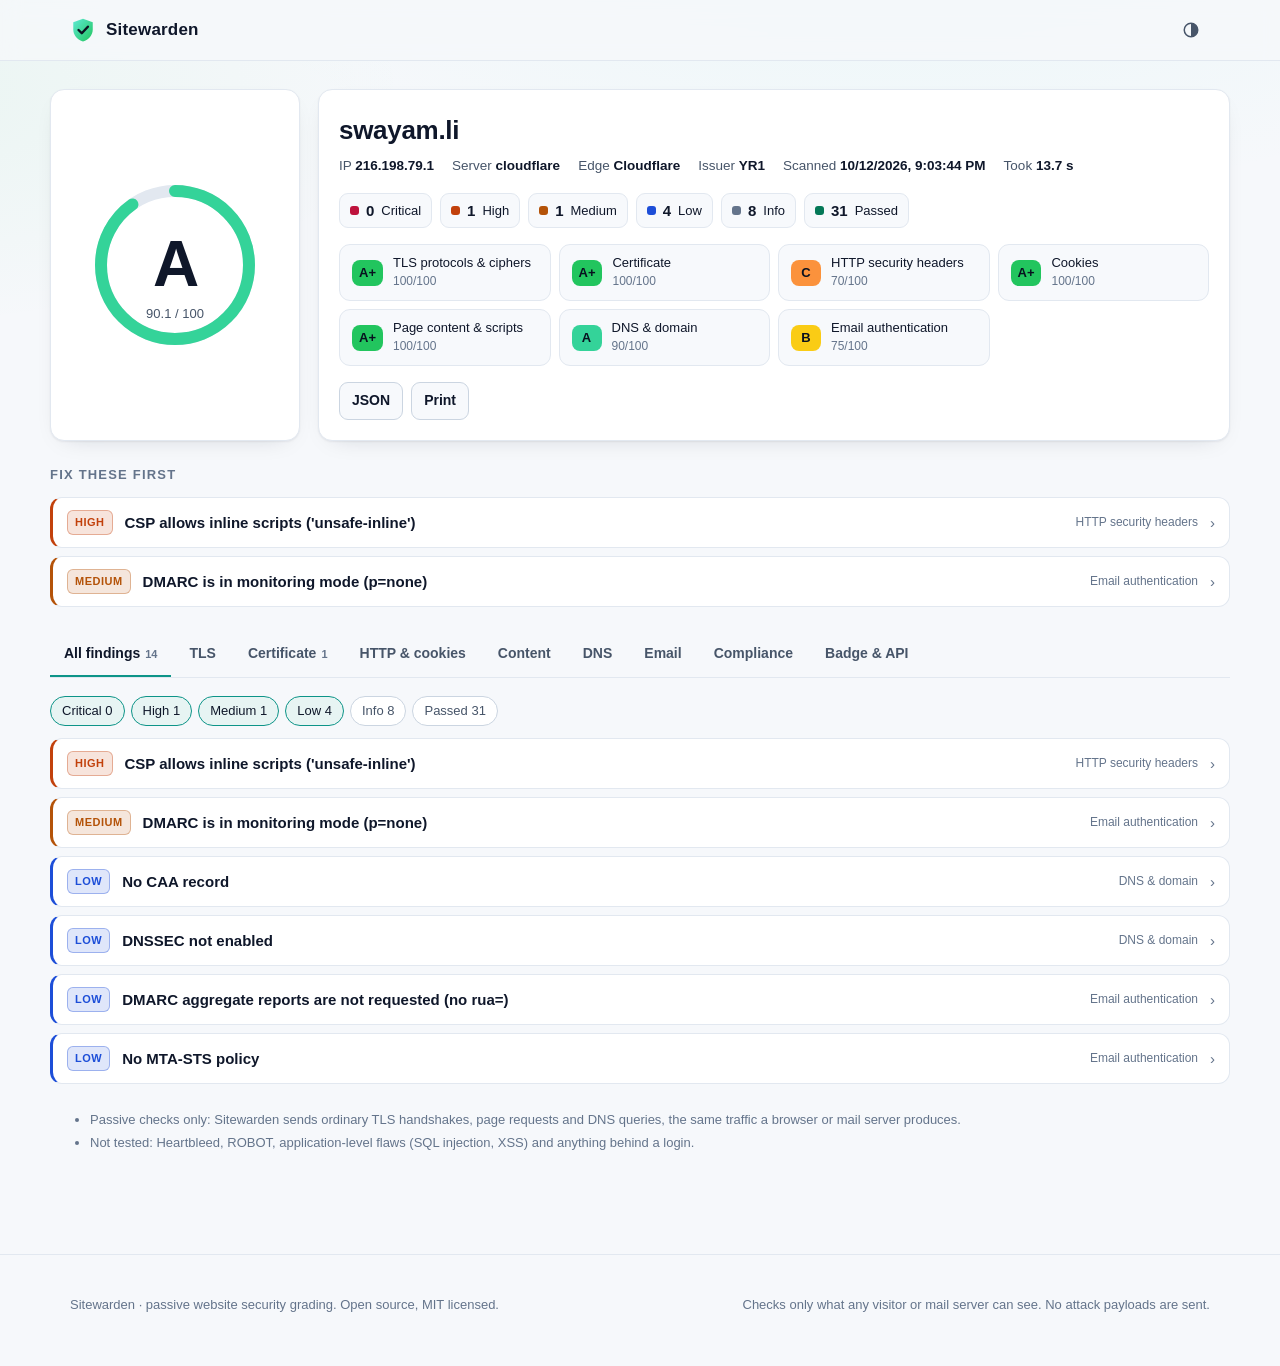
<file: report.html>
<!doctype html>
<html lang="en" data-standalone="1">
<head>
<meta charset="utf-8">
<meta name="viewport" content="width=device-width, initial-scale=1">
<title>swayam.li · A · Sitewarden report</title>
<style>/* Sitewarden UI. No external fonts or assets: the app serves itself under a strict CSP. */
:root {
  --bg: #0a0f1a;
  --bg-2: #0e1524;
  --panel: #121a2b;
  --panel-2: #172036;
  --line: #233049;
  --line-2: #2c3b5a;
  --text: #e6edf7;
  --muted: #94a3bd;
  --faint: #64748b;
  --accent: #5eead4;
  --accent-2: #22c55e;
  --link: #7dd3fc;
  --crit: #ff4d6d;
  --high: #ff6b4a;
  --med: #f5b544;
  --low: #60a5fa;
  --info: #94a3b8;
  --pass: #34d399;
  --g-ap: #22c55e; --g-a: #34d399; --g-am: #6ee7b7; --g-b: #facc15; --g-c: #fb923c;
  --g-d: #f87171; --g-e: #ef4444; --g-f: #e11d48;
  --radius: 14px;
  --mono: ui-monospace, "SF Mono", "Cascadia Code", "JetBrains Mono", Menlo, Consolas, monospace;
  --sans: ui-sans-serif, -apple-system, "Segoe UI", Inter, Roboto, "Helvetica Neue", Arial, sans-serif;
  --shadow: 0 1px 0 rgba(255,255,255,.03) inset, 0 10px 30px -12px rgba(0,0,0,.6);
}
@media (prefers-color-scheme: light) {
  :root:not([data-theme="dark"]) {
    --bg: #f6f8fb; --bg-2: #eef2f7; --panel: #ffffff; --panel-2: #f7f9fc; --line: #e2e8f0; --line-2: #cbd5e1;
    --text: #0f172a; --muted: #475569; --faint: #64748b; --accent: #0d9488; --accent-2: #16a34a; --link: #0369a1;
    --crit: #be123c; --high: #c2410c; --med: #b45309; --low: #1d4ed8; --info: #64748b; --pass: #047857;
    --shadow: 0 1px 2px rgba(15,23,42,.06), 0 8px 24px -16px rgba(15,23,42,.25);
  }
}
:root[data-theme="light"] {
  --bg: #f6f8fb; --bg-2: #eef2f7; --panel: #ffffff; --panel-2: #f7f9fc; --line: #e2e8f0; --line-2: #cbd5e1;
  --text: #0f172a; --muted: #475569; --faint: #64748b; --accent: #0d9488; --accent-2: #16a34a; --link: #0369a1;
  --crit: #be123c; --high: #c2410c; --med: #b45309; --low: #1d4ed8; --info: #64748b; --pass: #047857;
  --shadow: 0 1px 2px rgba(15,23,42,.06), 0 8px 24px -16px rgba(15,23,42,.25);
}

* { box-sizing: border-box; }
html { -webkit-text-size-adjust: 100%; }
body {
  margin: 0; background: var(--bg); color: var(--text); font: 15px/1.55 var(--sans);
  background-image: radial-gradient(1200px 500px at 70% -10%, rgba(94,234,212,.08), transparent 60%),
                    radial-gradient(900px 400px at -10% 10%, rgba(34,197,94,.06), transparent 60%);
  background-attachment: fixed; min-height: 100vh;
}
a { color: var(--link); text-decoration: none; }
a:hover { text-decoration: underline; }
code, pre, .mono { font-family: var(--mono); font-size: 12.5px; }
button { font: inherit; color: inherit; }
:focus-visible { outline: 2px solid var(--accent); outline-offset: 2px; border-radius: 6px; }
.noscript { padding: 24px; }

/* ---------- layout ---------- */
.wrap { max-width: 1180px; margin: 0 auto; padding: 0 20px; }
header.top { position: sticky; top: 0; z-index: 20; backdrop-filter: blur(10px);
  background: color-mix(in srgb, var(--bg) 82%, transparent); border-bottom: 1px solid var(--line); }
header.top .wrap { display: flex; align-items: center; gap: 16px; height: 60px; }
.brand { display: flex; align-items: center; gap: 10px; font-weight: 700; letter-spacing: .2px; color: var(--text); font-size: 17px; }
.brand:hover { text-decoration: none; }
.brand svg { width: 26px; height: 26px; }
.top nav { margin-left: auto; display: flex; gap: 6px; align-items: center; }
.top nav a, .icon-btn { color: var(--muted); padding: 6px 10px; border-radius: 8px; font-size: 14px; background: none; border: 0; cursor: pointer; }
.top nav a:hover, .icon-btn:hover { background: var(--panel-2); color: var(--text); text-decoration: none; }
.top .mini-form { display: none; }
.top .mini-form input { width: 220px; }
@media (min-width: 900px) { body.on-scan .top .mini-form { display: flex; } }
footer { color: var(--faint); font-size: 13px; padding: 40px 0 50px; border-top: 1px solid var(--line); margin-top: 60px; }
footer .wrap { display: flex; gap: 20px; flex-wrap: wrap; justify-content: space-between; }

/* ---------- hero ---------- */
.hero { padding: 72px 0 36px; text-align: center; }
.eyebrow { display: inline-flex; gap: 8px; align-items: center; color: var(--accent); font-weight: 600; font-size: 13px;
  border: 1px solid color-mix(in srgb, var(--accent) 35%, transparent); padding: 4px 12px; border-radius: 99px;
  background: color-mix(in srgb, var(--accent) 8%, transparent); }
.hero h1 { font-size: clamp(32px, 5.5vw, 56px); line-height: 1.08; margin: 18px auto 14px; max-width: 880px; letter-spacing: -1px; }
.hero h1 .grad { background: linear-gradient(90deg, var(--accent), var(--accent-2)); -webkit-background-clip: text; background-clip: text; color: transparent; }
.hero p.lead { color: var(--muted); font-size: 18px; max-width: 700px; margin: 0 auto 30px; }
form.scan-form { display: flex; gap: 10px; max-width: 640px; margin: 0 auto; }
.scan-form input, .mini-form input {
  flex: 1; min-width: 0; background: var(--panel); color: var(--text); border: 1px solid var(--line-2);
  border-radius: 12px; padding: 14px 16px; font: 16px var(--sans); box-shadow: var(--shadow);
}
.mini-form input { padding: 7px 12px; font-size: 14px; border-radius: 9px; }
.scan-form input::placeholder { color: var(--faint); }
.btn { background: linear-gradient(180deg, color-mix(in srgb, var(--accent) 92%, white), var(--accent));
  color: #04201c; border: 0; border-radius: 12px; padding: 0 22px; font-weight: 700; cursor: pointer; white-space: nowrap; }
.btn:hover { filter: brightness(1.06); }
.btn[disabled] { opacity: .6; cursor: progress; }
.btn.small { padding: 7px 12px; border-radius: 9px; font-size: 14px; }
.btn.ghost { background: var(--panel-2); color: var(--text); border: 1px solid var(--line-2); font-weight: 600; }
.form-hint { color: var(--faint); font-size: 13px; margin-top: 12px; }
.form-hint label { display: inline-flex; gap: 6px; align-items: center; cursor: pointer; }
.examples { margin-top: 16px; display: flex; gap: 8px; justify-content: center; flex-wrap: wrap; }
.chip { border: 1px solid var(--line-2); background: var(--panel); color: var(--muted); padding: 4px 11px; border-radius: 99px; font-size: 13px; cursor: pointer; }
.chip:hover { color: var(--text); border-color: var(--accent); }
.error-box { max-width: 640px; margin: 16px auto 0; padding: 12px 14px; border-radius: 10px; color: var(--crit);
  border: 1px solid color-mix(in srgb, var(--crit) 40%, transparent); background: color-mix(in srgb, var(--crit) 8%, transparent); }

.features { display: grid; grid-template-columns: repeat(auto-fit, minmax(240px, 1fr)); gap: 14px; margin: 56px 0 20px; }
.feature { background: var(--panel); border: 1px solid var(--line); border-radius: var(--radius); padding: 18px; box-shadow: var(--shadow); }
.feature h3 { margin: 8px 0 6px; font-size: 15px; }
.feature p { margin: 0; color: var(--muted); font-size: 14px; }
.feature .ico { width: 34px; height: 34px; border-radius: 9px; display: grid; place-items: center; font-size: 17px;
  background: color-mix(in srgb, var(--accent) 12%, transparent); color: var(--accent); }
.section-title { font-size: 13px; text-transform: uppercase; letter-spacing: 1.2px; color: var(--faint); margin: 38px 0 12px; font-weight: 700; }
.recent { display: grid; grid-template-columns: repeat(auto-fill, minmax(230px, 1fr)); gap: 10px; }
.recent a { display: flex; align-items: center; gap: 12px; background: var(--panel); border: 1px solid var(--line); border-radius: 12px; padding: 10px 12px; color: var(--text); }
.recent a:hover { border-color: var(--line-2); text-decoration: none; background: var(--panel-2); }
.recent .host { overflow: hidden; text-overflow: ellipsis; white-space: nowrap; font-weight: 600; font-size: 14px; }
.recent .when { color: var(--faint); font-size: 12px; }

/* ---------- grade pills ---------- */
.pill { display: inline-grid; place-items: center; min-width: 34px; height: 30px; padding: 0 7px; border-radius: 8px; font-weight: 800; color: #08111f; font-size: 14px; }
.g-Ap { background: var(--g-ap); } .g-A { background: var(--g-a); } .g-Am { background: var(--g-am); }
.g-B { background: var(--g-b); } .g-C { background: var(--g-c); } .g-D { background: var(--g-d); }
.g-E { background: var(--g-e); color: #fff; } .g-F { background: var(--g-f); color: #fff; } .g-x { background: var(--line-2); color: var(--text); }

/* ---------- progress ---------- */
.progress-card { max-width: 720px; margin: 50px auto; background: var(--panel); border: 1px solid var(--line); border-radius: var(--radius); padding: 26px; box-shadow: var(--shadow); }
.progress-card h2 { margin: 0 0 4px; font-size: 22px; }
.progress-card .sub { color: var(--muted); margin-bottom: 18px; }
.stages { list-style: none; padding: 0; margin: 0; display: grid; gap: 4px; }
.stages li { display: flex; align-items: center; gap: 12px; padding: 9px 10px; border-radius: 10px; color: var(--faint); }
.stages li.active { color: var(--text); background: var(--panel-2); }
.stages li.done { color: var(--muted); }
.stages .dot { width: 18px; height: 18px; border-radius: 50%; border: 2px solid var(--line-2); flex: none; display: grid; place-items: center; font-size: 11px; }
.stages li.done .dot { background: var(--pass); border-color: var(--pass); color: #04201c; }
.stages li.active .dot { border-color: var(--accent); border-top-color: transparent; animation: spin .8s linear infinite; }
.stages .msg { font-size: 13px; color: var(--faint); margin-left: auto; text-align: right; }
.bar { height: 4px; background: var(--line); border-radius: 4px; overflow: hidden; margin: 18px 0 0; }
.bar > span { display: block; height: 100%; background: linear-gradient(90deg, var(--accent), var(--accent-2)); transition: width .4s ease; }
@keyframes spin { to { transform: rotate(360deg); } }

/* ---------- report: summary ---------- */
.report { padding: 28px 0; }
.summary { display: grid; grid-template-columns: 250px 1fr; gap: 18px; }
@media (max-width: 860px) { .summary { grid-template-columns: 1fr; } }
.card { background: var(--panel); border: 1px solid var(--line); border-radius: var(--radius); box-shadow: var(--shadow); }
.card.pad { padding: 20px; }
.grade-card { display: flex; flex-direction: column; align-items: center; justify-content: center; padding: 24px 16px; text-align: center; }
.ring { position: relative; width: 170px; height: 170px; }
.ring svg { transform: rotate(-90deg); }
.ring .letter { position: absolute; inset: 0; display: grid; place-items: center; font-size: 64px; font-weight: 800; letter-spacing: -2px; }
.ring .score { position: absolute; left: 0; right: 0; bottom: 26px; font-size: 13px; color: var(--muted); }
.grade-card .capped { margin-top: 10px; font-size: 12.5px; color: var(--med); max-width: 220px; }
.target-card h1 { margin: 0; font-size: 26px; word-break: break-all; letter-spacing: -.3px; }
.target-card .meta { color: var(--muted); font-size: 13.5px; display: flex; gap: 6px 18px; flex-wrap: wrap; margin: 6px 0 16px; }
.target-card .meta b { color: var(--text); font-weight: 600; }
.counts { display: flex; gap: 8px; flex-wrap: wrap; margin-bottom: 16px; }
.count { display: flex; align-items: center; gap: 7px; padding: 5px 10px; border-radius: 9px; background: var(--panel-2); border: 1px solid var(--line); font-size: 13px; cursor: pointer; }
.count b { font-size: 15px; }
.count .sw { width: 9px; height: 9px; border-radius: 3px; }
.cats { display: grid; grid-template-columns: repeat(auto-fill, minmax(190px, 1fr)); gap: 8px; }
.cat { display: flex; align-items: center; gap: 10px; padding: 10px 12px; background: var(--panel-2); border: 1px solid var(--line); border-radius: 11px; cursor: pointer; text-align: left; }
.cat:hover { border-color: var(--line-2); }
.cat .lbl { font-size: 13px; line-height: 1.25; }
.cat .sc { font-size: 12px; color: var(--faint); }
.cat .pill { min-width: 30px; height: 26px; font-size: 13px; }
.actions { display: flex; gap: 8px; flex-wrap: wrap; margin-top: 16px; }

.top-issues { margin-top: 18px; }
.top-issues h2, .panel h2 { font-size: 17px; margin: 0 0 12px; }

/* ---------- tabs ---------- */
.tabs { display: flex; gap: 4px; overflow-x: auto; border-bottom: 1px solid var(--line); margin: 26px 0 18px; scrollbar-width: thin; }
.tab { background: none; border: 0; padding: 10px 14px; cursor: pointer; color: var(--muted); border-bottom: 2px solid transparent; white-space: nowrap; font-weight: 600; font-size: 14px; }
.tab:hover { color: var(--text); }
.tab.on { color: var(--text); border-bottom-color: var(--accent); }
.tab .n { font-size: 11px; color: var(--faint); margin-left: 5px; }

/* ---------- findings ---------- */
.filters { display: flex; gap: 6px; flex-wrap: wrap; margin-bottom: 12px; align-items: center; }
.filters .chip.on { color: var(--text); border-color: var(--accent); background: color-mix(in srgb, var(--accent) 10%, var(--panel)); }
.filters .spacer { flex: 1; }
.findings { display: grid; gap: 8px; }
.finding { background: var(--panel); border: 1px solid var(--line); border-left: 3px solid var(--sev); border-radius: 12px; }
.finding > button { display: flex; width: 100%; gap: 12px; align-items: center; padding: 12px 14px; background: none; border: 0; cursor: pointer; text-align: left; }
.finding .title { font-weight: 600; flex: 1; }
.finding .catname { color: var(--faint); font-size: 12px; white-space: nowrap; }
.finding .chev { color: var(--faint); transition: transform .15s; }
.finding.open .chev { transform: rotate(90deg); }
.finding .body { display: none; padding: 0 16px 16px 16px; border-top: 1px solid var(--line); }
.finding.open .body { display: block; }
.finding .body p { margin: 12px 0 0; color: var(--muted); }
.sev { --sev: var(--info); }
.sev-critical { --sev: var(--crit); } .sev-high { --sev: var(--high); } .sev-medium { --sev: var(--med); }
.sev-low { --sev: var(--low); } .sev-info { --sev: var(--info); } .sev-pass { --sev: var(--pass); }
.badge { font-size: 11px; font-weight: 800; letter-spacing: .5px; text-transform: uppercase; padding: 3px 7px; border-radius: 6px;
  color: var(--sev); background: color-mix(in srgb, var(--sev) 14%, transparent); border: 1px solid color-mix(in srgb, var(--sev) 35%, transparent); white-space: nowrap; }
.kv { display: grid; grid-template-columns: 110px 1fr; gap: 6px 12px; margin-top: 12px; font-size: 14px; }
.kv > div:nth-child(odd) { color: var(--faint); font-size: 13px; }
.evidence { font-family: var(--mono); font-size: 12.5px; background: var(--bg-2); border: 1px solid var(--line); border-radius: 8px; padding: 8px 10px; word-break: break-word; white-space: pre-wrap; color: var(--text); }
.fix { color: var(--pass); }
.tags { display: flex; gap: 5px; flex-wrap: wrap; }
.tag { font-size: 11.5px; font-family: var(--mono); padding: 2px 6px; border-radius: 5px; background: var(--panel-2); border: 1px solid var(--line); color: var(--muted); }
.snips { margin-top: 12px; border: 1px solid var(--line); border-radius: 10px; overflow: hidden; }
.snips .bar2 { display: flex; gap: 2px; background: var(--panel-2); border-bottom: 1px solid var(--line); padding: 4px; align-items: center; }
.snips .bar2 button { background: none; border: 0; padding: 4px 9px; border-radius: 6px; cursor: pointer; color: var(--muted); font-size: 12.5px; }
.snips .bar2 button.on { background: var(--panel); color: var(--text); }
.snips .bar2 .copy { margin-left: auto; }
.snips pre { margin: 0; padding: 12px; overflow-x: auto; background: var(--bg-2); font-size: 12.5px; }
.empty { color: var(--faint); padding: 18px; text-align: center; border: 1px dashed var(--line-2); border-radius: 12px; }

/* ---------- detail panels ---------- */
.grid2 { display: grid; grid-template-columns: repeat(auto-fit, minmax(330px, 1fr)); gap: 14px; }
.panel { background: var(--panel); border: 1px solid var(--line); border-radius: var(--radius); padding: 18px; box-shadow: var(--shadow); min-width: 0; }
.panel + .panel { margin-top: 0; }
.stack { display: grid; gap: 14px; }
table.t { width: 100%; border-collapse: collapse; font-size: 13.5px; }
table.t th { text-align: left; color: var(--faint); font-weight: 600; font-size: 12px; text-transform: uppercase; letter-spacing: .6px; padding: 6px 8px; border-bottom: 1px solid var(--line); }
table.t td { padding: 7px 8px; border-bottom: 1px solid var(--line); vertical-align: top; word-break: break-word; }
table.t tr:last-child td { border-bottom: 0; }
.scroll-x { overflow-x: auto; }
.yes { color: var(--pass); font-weight: 600; } .no { color: var(--faint); } .bad { color: var(--crit); font-weight: 600; } .warn { color: var(--med); font-weight: 600; }
.strength { font-size: 11px; font-weight: 700; padding: 2px 6px; border-radius: 5px; text-transform: uppercase; letter-spacing: .4px; }
.strength.strong { color: var(--pass); background: color-mix(in srgb, var(--pass) 14%, transparent); }
.strength.acceptable { color: var(--low); background: color-mix(in srgb, var(--low) 14%, transparent); }
.strength.weak { color: var(--med); background: color-mix(in srgb, var(--med) 14%, transparent); }
.strength.insecure { color: var(--crit); background: color-mix(in srgb, var(--crit) 14%, transparent); }
.proto-grid { display: grid; grid-template-columns: repeat(auto-fill, minmax(120px, 1fr)); gap: 8px; }
.proto { border: 1px solid var(--line); border-radius: 10px; padding: 10px; background: var(--panel-2); }
.proto .n { font-weight: 700; } .proto .s { font-size: 13px; }
.chain { display: grid; gap: 8px; }
.cert { border: 1px solid var(--line); border-radius: 11px; padding: 12px; background: var(--panel-2); position: relative; }
.cert .who { font-weight: 700; word-break: break-all; }
.cert .sub2 { color: var(--muted); font-size: 13px; }
.chain .arrow { text-align: center; color: var(--faint); font-size: 13px; line-height: 1; }
.flow { display: flex; flex-wrap: wrap; gap: 6px; align-items: center; font-family: var(--mono); font-size: 12.5px; }
.flow .hop { background: var(--panel-2); border: 1px solid var(--line); border-radius: 8px; padding: 4px 8px; word-break: break-all; }
.flow .st { color: var(--faint); }
.tree { font-family: var(--mono); font-size: 12.5px; }
.tree ul { list-style: none; margin: 0; padding-left: 18px; border-left: 1px dashed var(--line-2); }
.tree > ul { padding-left: 0; border: 0; }
.tree li { margin: 4px 0; }
.tree .rec { color: var(--muted); word-break: break-all; }
.comp { display: flex; gap: 12px; padding: 12px 0; border-bottom: 1px solid var(--line); }
.comp:last-child { border-bottom: 0; }
.comp .mark { font-size: 18px; width: 22px; flex: none; }
.comp ul { margin: 4px 0 0; padding-left: 18px; color: var(--muted); font-size: 13.5px; }
.note { color: var(--faint); font-size: 13px; }
.dl { display: grid; grid-template-columns: max-content 1fr; gap: 6px 16px; font-size: 13.5px; }
.dl dt { color: var(--faint); } .dl dd { margin: 0; word-break: break-word; }
.copyline { display: flex; gap: 8px; align-items: center; margin-top: 8px; }
.copyline input { flex: 1; min-width: 0; background: var(--bg-2); border: 1px solid var(--line); color: var(--text); border-radius: 8px; padding: 7px 10px; font: 12.5px var(--mono); }
.toast { position: fixed; bottom: 22px; left: 50%; transform: translateX(-50%); background: var(--panel-2); border: 1px solid var(--line-2); padding: 9px 16px; border-radius: 10px; box-shadow: var(--shadow); font-size: 14px; z-index: 50; }
.limits { margin-top: 26px; color: var(--faint); font-size: 13px; }
.limits li { margin: 3px 0; }

@media (max-width: 640px) {
  .wrap { padding: 0 14px; }
  form.scan-form { flex-direction: column; }
  .btn { padding: 12px 18px; }
  .hero { padding-top: 44px; }
  .kv { grid-template-columns: 1fr; }
  .stages .msg { display: none; }
}
@media print {
  header.top, footer, .tabs, .filters, .actions, form { display: none !important; }
  body { background: #fff; color: #000; }
  .finding .body { display: block !important; }
}

.stack { display: flex; flex-direction: column; gap: 14px; }
.strength { white-space: nowrap; }
.icon-btn svg { display: block; }
</style>
</head>
<body>
<div id="app"></div>
<script type="application/json" id="report-data">{"tool": "sitewarden", "version": "1.0.0", "target": "swayam.li", "port": 443, "scanned_at": "2026-10-12T21:03:44+00:00", "notes": [], "errors": {}, "ip": "216.198.79.1", "registrable_domain": "swayam.li", "dns": {"host": "swayam.li", "domain": "swayam.li", "a": ["216.198.79.1"], "aaaa": ["64:ff9b::d8c6:4f01"], "ns": ["ethan.ns.cloudflare.com.", "nelci.ns.cloudflare.com."], "ns_networks": ["162.159.38.0/24", "162.159.44.0/24", "172.64.34.0/24", "172.64.35.0/24"], "dnssec": {"domain": "swayam.li", "status": "insecure", "detail": "swayam.li. is not signed (no DS record at li.)", "weak_algorithms": [], "resolver_ad": false, "chain": [{"zone": ".", "signed": true, "secure": true, "ds": [], "keys": ["KSK 20326 RSASHA256", "KSK 38696 RSASHA256", "ZSK 8763 RSASHA256", "ZSK 57780 RSASHA256"], "algorithms": [], "error": null}, {"zone": "li.", "signed": true, "secure": true, "ds": ["22695 ECDSAP256SHA256 SHA-256"], "keys": ["ZSK 27194 ECDSAP256SHA256", "KSK 22695 ECDSAP256SHA256", "ZSK 24295 ECDSAP256SHA256"], "algorithms": ["ECDSAP256SHA256"], "error": null}, {"zone": "swayam.li.", "signed": false, "secure": false, "ds": [], "keys": [], "algorithms": [], "error": null}]}, "caa": {"name": null, "records": []}}, "http": {"https_chain": [{"url": "https://swayam.li/", "status": 307, "error": null, "location": "https://www.swayam.li/", "elapsed_ms": 1421, "tls": null}, {"url": "https://www.swayam.li/", "status": 200, "error": null, "location": null, "elapsed_ms": 1578, "tls": null}], "http_chain": [{"url": "http://swayam.li/", "status": 308, "error": null, "location": "https://swayam.li/", "elapsed_ms": 217, "tls": null}, {"url": "https://swayam.li/", "status": 307, "error": null, "location": "https://www.swayam.li/", "elapsed_ms": 687, "tls": null}, {"url": "https://www.swayam.li/", "status": 200, "error": null, "location": null, "elapsed_ms": 1312, "tls": null}], "hsts_preloaded": false, "hsts_preload_entry": null, "http_redirects": [{"url": "http://swayam.li/", "status": 308, "error": null}, {"url": "https://swayam.li/", "status": 307, "error": null}, {"url": "https://www.swayam.li/", "status": 200, "error": null}], "https_redirects": [{"url": "https://swayam.li/", "status": 307, "error": null}, {"url": "https://www.swayam.li/", "status": 200, "error": null}], "http_listening": true, "hsts": {"max_age": 63072000, "include_subdomains": false, "preload": false, "valid": true, "raw": "max-age=63072000"}, "status": 200, "url": "https://www.swayam.li/", "cors": {"allow_origin": "*", "allow_credentials": false, "reflects_origin": false}, "technology": {"server": "cloudflare", "edge": "Cloudflare"}, "response_headers": [["Date", "Mon, 12 Oct 2026 21:03:46 GMT"], ["Content-Type", "text/html; charset=utf-8"], ["Transfer-Encoding", "chunked"], ["Connection", "close"], ["access-control-allow-origin", "*"], ["Age", "33433"], ["Cache-Control", "public, max-age=0, must-revalidate"], ["content-disposition", "inline"], ["Nel", "{\"report_to\":\"cf-nel\",\"success_fraction\":0.0,\"max_age\":604800}"], ["content-security-policy", "default-src 'self'; script-src 'self' 'unsafe-inline' https://va.vercel-scripts.com; style-src 'self' 'unsafe-inline' https://fonts.googleapis.com; font-src 'self' https://fonts.gstatic.com; img-src 'self' data: https://raw.githubusercontent.com; connect-src 'self' https://raw.githubusercontent.com https://va.vercel-scripts.com; frame-src 'self'; object-src 'none'; base-uri 'self'; form-action 'self'; frame-ancestors 'self'; upgrade-insecure-requests"], ["Report-To", "{\"group\":\"cf-nel\",\"max_age\":604800,\"endpoints\":[{\"url\":\"https://a.nel.cloudflare.com/report/v4?s=NPTAflWMHejlmQ1C6jfYx%2BK3cvMYassrZhJaD4VZT1Qpb0EjTUbYKPL5RGP7syE4XNjVrSflV5cCGvl2pXtgjcY4B5EY4003TIb1O6WXq1%2F53%2BUpSShB%2FeLJC55FSHG7\"}]}"], ["permissions-policy", "camera=(), microphone=(), geolocation=(), payment=(), usb=()"], ["referrer-policy", "strict-origin-when-cross-origin"], ["Server", "cloudflare"], ["strict-transport-security", "max-age=63072000"], ["vary", "rsc, next-router-state-tree, next-router-prefetch, next-router-segment-prefetch"], ["vary", "accept-encoding"], ["x-content-type-options", "nosniff"], ["x-frame-options", "SAMEORIGIN"], ["x-matched-path", "/"], ["x-nextjs-prerender", "1"], ["x-nextjs-stale-time", "300"], ["x-vercel-cache", "HIT"], ["x-vercel-id", "sin1::wqh79-1791839025745-86714c4955b3"], ["cf-cache-status", "DYNAMIC"], ["Server-Timing", "cfCacheStatus;desc=\"DYNAMIC\""], ["Server-Timing", "cfEdge;dur=17,cfOrigin;dur=626"], ["Content-Encoding", "gzip"], ["CF-RAY", "a4990d96aa75f8ec-SIN"], ["alt-svc", "h3=\":443\"; ma=86400"]], "final_url": "https://www.swayam.li/", "csp": {"level": "weak", "policies": [{"source": "header", "directives": {"default-src": ["'self'"], "script-src": ["'self'", "'unsafe-inline'", "https://va.vercel-scripts.com"], "style-src": ["'self'", "'unsafe-inline'", "https://fonts.googleapis.com"], "font-src": ["'self'", "https://fonts.gstatic.com"], "img-src": ["'self'", "data:", "https://raw.githubusercontent.com"], "connect-src": ["'self'", "https://raw.githubusercontent.com", "https://va.vercel-scripts.com"], "frame-src": ["'self'"], "object-src": ["'none'"], "base-uri": ["'self'"], "form-action": ["'self'"], "frame-ancestors": ["'self'"], "upgrade-insecure-requests": []}}]}, "security_txt": {"present": false}}, "tls": {"host": "swayam.li", "ip": "216.198.79.1", "port": 443, "reachable": true, "error": null, "protocols": {"TLS 1.3": true, "TLS 1.2": true, "TLS 1.1": false, "TLS 1.0": false, "SSL 3.0": false, "SSL 2.0": false}, "ciphers": {"TLS 1.3": [{"code": "0x1301", "name": "TLS_AES_128_GCM_SHA256", "openssl": "TLS_AES_128_GCM_SHA256", "kx": "ANY", "auth": "ANY", "cipher": "AES_128_GCM", "bits": 128, "mac": "AEAD", "forward_secret": true, "aead": true, "strength": "strong"}, {"code": "0x1302", "name": "TLS_AES_256_GCM_SHA384", "openssl": "TLS_AES_256_GCM_SHA384", "kx": "ANY", "auth": "ANY", "cipher": "AES_256_GCM", "bits": 256, "mac": "AEAD", "forward_secret": true, "aead": true, "strength": "strong"}, {"code": "0x1303", "name": "TLS_CHACHA20_POLY1305_SHA256", "openssl": "TLS_CHACHA20_POLY1305_SHA256", "kx": "ANY", "auth": "ANY", "cipher": "CHACHA20_POLY1305", "bits": 256, "mac": "AEAD", "forward_secret": true, "aead": true, "strength": "strong"}], "TLS 1.2": [{"code": "0xC02F", "name": "TLS_ECDHE_RSA_WITH_AES_128_GCM_SHA256", "openssl": "ECDHE-RSA-AES128-GCM-SHA256", "kx": "ECDHE", "auth": "RSA", "cipher": "AES_128_GCM", "bits": 128, "mac": "AEAD", "forward_secret": true, "aead": true, "strength": "strong"}, {"code": "0xC030", "name": "TLS_ECDHE_RSA_WITH_AES_256_GCM_SHA384", "openssl": "ECDHE-RSA-AES256-GCM-SHA384", "kx": "ECDHE", "auth": "RSA", "cipher": "AES_256_GCM", "bits": 256, "mac": "AEAD", "forward_secret": true, "aead": true, "strength": "strong"}, {"code": "0xCCA8", "name": "TLS_ECDHE_RSA_WITH_CHACHA20_POLY1305_SHA256", "openssl": "ECDHE-RSA-CHACHA20-POLY1305", "kx": "ECDHE", "auth": "RSA", "cipher": "CHACHA20_POLY1305", "bits": 256, "mac": "AEAD", "forward_secret": true, "aead": true, "strength": "strong"}]}, "server_preference": {"TLS 1.3": false, "TLS 1.2": false}, "groups": ["X25519MLKEM768", "x25519", "secp256r1", "secp384r1", "secp521r1"], "groups_tls12": ["x25519", "secp256r1", "secp384r1", "secp521r1"], "post_quantum": ["X25519MLKEM768"], "features": {"ocsp_stapling": false, "secure_renegotiation": true, "extended_master_secret": true, "session_tickets": true, "tls_compression": false, "heartbeat_extension": false, "fallback_scsv": true, "sct_tls_extension": false, "alpn": ["h2"], "tls13_downgrade_protection": true, "sni_required": false}, "sslv2_ciphers": [], "handshakes": 38, "notes": []}, "certificates": [{"auth": "RSA", "presented": [{"subject": "swayam.li", "subject_dn": "CN=swayam.li", "issuer": "YR1", "issuer_dn": "CN=YR1,O=Let's Encrypt,C=US", "issuer_org": "Let's Encrypt", "serial": "55c490fb33a1518a0eb2cee0313cbf29641", "not_before": "2026-08-21T13:13:09+00:00", "not_after": "2026-11-19T13:13:08+00:00", "days_left": 37, "lifetime_days": 89, "key": "RSA 2048", "key_type": "RSA", "key_bits": 2048, "signature": "SHA256 with sha256WithRSAEncryption", "sha256": "ad9952ea593bbb8d63b8e2a9c078b484873a863f3562ac394055e3f7f846fe63", "spki_sha256": "f909e7d35a11f113526497817b919097c0e4f9f5b4d607fe5dd24c1e2d6161e9", "self_signed": false, "is_ca": false}, {"subject": "YR1", "subject_dn": "CN=YR1,O=Let's Encrypt,C=US", "issuer": "Root YR", "issuer_dn": "CN=Root YR,O=ISRG,C=US", "issuer_org": "ISRG", "serial": "a20253f15f2691c05dc1ce13b9bcca4e", "not_before": "2025-09-03T00:00:00+00:00", "not_after": "2028-09-02T23:59:59+00:00", "days_left": 691, "lifetime_days": 1095, "key": "RSA 2048", "key_type": "RSA", "key_bits": 2048, "signature": "SHA256 with sha256WithRSAEncryption", "sha256": "13949634d99cd6fd6aa80bc034fefacceb1969feef986586713ecdbb05758d3f", "spki_sha256": "2e8307068b6db620e4a39d068b5dee5d6ef5788cbb2c0b6d23ead84fcc17178c", "self_signed": false, "is_ca": true}, {"subject": "Root YR", "subject_dn": "CN=Root YR,O=ISRG,C=US", "issuer": "ISRG Root X1", "issuer_dn": "CN=ISRG Root X1,O=Internet Security Research Group,C=US", "issuer_org": "Internet Security Research Group", "serial": "f24b6d17f9d9ad7cb1c9fea78782699f", "not_before": "2026-05-13T00:00:00+00:00", "not_after": "2032-09-02T23:59:59+00:00", "days_left": 2152, "lifetime_days": 2304, "key": "RSA 4096", "key_type": "RSA", "key_bits": 4096, "signature": "SHA256 with sha256WithRSAEncryption", "sha256": "072639d0b140d5bffae16ad9c3f6cc6086040621f51ee61a6d46a8915c07cf76", "spki_sha256": "7e4e8838a8add6295de7ae3b047d3aba3488ab95db0a0aa56d897a00d8618bcf", "self_signed": false, "is_ca": true}], "leaf": {"subject": "swayam.li", "subject_dn": "CN=swayam.li", "issuer": "YR1", "issuer_dn": "CN=YR1,O=Let's Encrypt,C=US", "issuer_org": "Let's Encrypt", "serial": "55c490fb33a1518a0eb2cee0313cbf29641", "not_before": "2026-08-21T13:13:09+00:00", "not_after": "2026-11-19T13:13:08+00:00", "days_left": 37, "lifetime_days": 89, "key": "RSA 2048", "key_type": "RSA", "key_bits": 2048, "signature": "SHA256 with sha256WithRSAEncryption", "sha256": "ad9952ea593bbb8d63b8e2a9c078b484873a863f3562ac394055e3f7f846fe63", "spki_sha256": "f909e7d35a11f113526497817b919097c0e4f9f5b4d607fe5dd24c1e2d6161e9", "self_signed": false, "is_ca": false}, "names": ["swayam.li"], "trusted": true, "trust_error": null, "path": ["swayam.li", "YR1", "Root YR", "ISRG Root X1"], "aia_fetched": false, "hostname_ok": true, "validation": "DV", "scts": 2, "must_staple": false, "ocsp_urls": [], "crl_urls": ["http://yr1.c.lencr.org/66.crl"], "revocation": {"method": "CRL", "url": "http://yr1.c.lencr.org/66.crl", "entries": 5018, "next_update": "2026-10-21T20:39:10+00:00", "status": "good"}}], "mozilla": {"modern": {"compliant": false, "problems": ["protocols not in profile: TLSv1.2", "3 TLS 1.2 suites outside the profile", "extra key exchange groups: secp521r1", "RSA certificate not allowed"], "oldest_clients": ["Firefox 63", "Android 10.0", "Chrome 70", "Edge 75", "Java 11", "OpenSSL 1.1.1", "Opera 57", "Safari 12.1"]}, "intermediate": {"compliant": false, "problems": ["extra key exchange groups: secp521r1"], "oldest_clients": ["Firefox 31.3.0", "Android 4.4.2", "Chrome 49", "Edge 15 on Windows 10", "IE 11 on Windows 10", "Java 8u161", "OpenSSL 1.0.1l", "Opera 20", "Safari 9"]}, "guidelines_version": 6.0}, "cookies": [], "content": {"resources": 19, "inline_scripts": 2, "inline_event_handlers": 0, "forms": 0, "third_party_script_hosts": ["static.cloudflareinsights.com"], "scripts": ["https://www.swayam.li/_next/static/immutable/chunks/32_9u2lef27ri.js", "https://www.swayam.li/_next/static/immutable/chunks/3-hsysy_luhgw.js", "https://www.swayam.li/_next/static/immutable/chunks/3mn9d6fov-c1s.js", "https://www.swayam.li/_next/static/immutable/chunks/turbopack-05p761cu8nx2g.js", "https://www.swayam.li/_next/static/immutable/chunks/2corl6wyj4669.js", "https://www.swayam.li/_next/static/immutable/chunks/2-t1w583y94ug.js", "https://www.swayam.li/_next/static/immutable/chunks/1jwwio8_q6ms8.js", "https://www.swayam.li/_next/static/immutable/chunks/0c0hxoamwjsbw.js", "https://www.swayam.li/cdn-cgi/scripts/5c5dd728/cloudflare-static/email-decode.min.js", "https://www.swayam.li/_next/static/immutable/chunks/17tuxysuvqwd2.js", "https://static.cloudflareinsights.com/beacon.min.js/v4bc70e2c01a94c73b74392e4234840661791215815920"], "libraries": [{"library": "react-dom", "version": "19.3.0", "source": "https://www.swayam.li/_next/static/immutable/chunks/3-hsysy_luhgw.js", "method": "filecontent", "vulnerabilities": [], "worst": null}]}, "email": {"domain": "swayam.li", "mx": ["mx1.hostinger.com", "mx2.hostinger.com"], "null_mx": false, "spf": {"record": "v=spf1 include:_spf.mail.hostinger.com ~all", "all": "~", "lookups": 3, "void_lookups": 0, "errors": [], "warnings": [], "includes": ["_spf.mail.hostinger.com", "relay.mail.hostinger.com", "relay.mailchannels.net"], "tree": {"domain": "swayam.li", "record": "v=spf1 include:_spf.mail.hostinger.com ~all", "children": [{"domain": "_spf.mail.hostinger.com", "record": "v=spf1 include:relay.mail.hostinger.com include:relay.mailchannels.net ~all", "children": [{"domain": "relay.mail.hostinger.com", "record": "v=spf1 ip4:148.222.54.0/24 ip4:148.222.55.0/24 ip4:189.12.192.0/22 ip6:2a02:4780:5a:c0de::/64 ip6:2a02:4780:5b:c0de::/64 ~all", "children": []}, {"domain": "relay.mailchannels.net", "record": "v=spf1 ip4:23.83.208.0/20 ip4:35.85.190.185/32 ~all", "children": []}]}]}}, "dmarc": {"record": "v=DMARC1; p=none", "tags": {"v": "DMARC1", "p": "none"}}, "dkim": [], "mta_sts": null, "smtp": [{"host": "mx1.hostinger.com", "starttls": true, "tls_version": "TLSv1.3", "cert_valid": true, "cert_error": null, "banner": "220-ESMTP mx.hostinger.com", "error": null}, {"host": "mx2.hostinger.com", "starttls": true, "tls_version": "TLSv1.3", "cert_valid": true, "cert_error": null, "banner": "220 ESMTP mx.hostinger.com", "error": null}]}, "grade": "A", "score": 90.1, "categories": {"tls": {"label": "TLS protocols & ciphers", "score": 100, "grade": "A+", "counts": {"critical": 0, "high": 0, "medium": 0, "low": 0, "info": 1, "pass": 8}, "skipped": false}, "certificate": {"label": "Certificate", "score": 100, "grade": "A+", "counts": {"critical": 0, "high": 0, "medium": 0, "low": 0, "info": 0, "pass": 6}, "skipped": false}, "headers": {"label": "HTTP security headers", "score": 70, "grade": "C", "counts": {"critical": 0, "high": 1, "medium": 0, "low": 0, "info": 4, "pass": 9}, "skipped": false}, "cookies": {"label": "Cookies", "score": 100, "grade": "A+", "counts": {"critical": 0, "high": 0, "medium": 0, "low": 0, "info": 1, "pass": 0}, "skipped": false}, "content": {"label": "Page content & scripts", "score": 100, "grade": "A+", "counts": {"critical": 0, "high": 0, "medium": 0, "low": 0, "info": 0, "pass": 3}, "skipped": false}, "dns": {"label": "DNS & domain", "score": 90, "grade": "A", "counts": {"critical": 0, "high": 0, "medium": 0, "low": 2, "info": 0, "pass": 2}, "skipped": false}, "email": {"label": "Email authentication", "score": 75, "grade": "B", "counts": {"critical": 0, "high": 0, "medium": 1, "low": 2, "info": 2, "pass": 3}, "skipped": false}}, "capped_by": [], "skipped": [], "compliance": {"pci_dss_4": {"name": "PCI DSS v4.0 req. 4.2.1 (strong cryptography in transit)", "compliant": true, "problems": []}, "nist_800_52r2": {"name": "NIST SP 800-52 Rev. 2 (US federal TLS guidelines)", "compliant": false, "problems": ["2 suites outside the SP 800-52r2 approved list (e.g. TLS_CHACHA20_POLY1305_SHA256)"]}, "mozilla_modern": {"name": "Mozilla Modern profile (v6.0)", "compliant": false, "problems": ["protocols not in profile: TLSv1.2", "3 TLS 1.2 suites outside the profile", "extra key exchange groups: secp521r1", "RSA certificate not allowed"]}, "mozilla_intermediate": {"name": "Mozilla Intermediate profile (v6.0)", "compliant": false, "problems": ["extra key exchange groups: secp521r1"]}, "owasp_headers": {"name": "OWASP Secure Headers baseline", "compliant": true, "problems": []}, "bulk_sender": {"name": "Gmail / Yahoo bulk-sender authentication (2024)", "compliant": true, "problems": []}}, "findings": [{"id": "csp.unsafe_inline", "category": "headers", "severity": "high", "title": "CSP allows inline scripts ('unsafe-inline')", "detail": "Inline script execution is exactly what XSS payloads use, so this policy does not prevent XSS.", "evidence": "script-src 'self' 'unsafe-inline' https://va.vercel-scripts.com", "fix": "Replace 'unsafe-inline' with per-response nonces or hashes.", "snippets": {}, "refs": [], "cap": null, "tags": ["CWE-79"]}, {"id": "dmarc.none", "category": "email", "severity": "medium", "title": "DMARC is in monitoring mode (p=none)", "detail": "Spoofed mail is still delivered. Once reports show legitimate senders pass, move to quarantine and then reject.", "evidence": "v=DMARC1; p=none", "fix": null, "snippets": {"dns": "_dmarc.example.com.  TXT  \"v=DMARC1; p=reject; rua=mailto:dmarc@example.com; adkim=s; aspf=s\"\n; roll out gradually: p=none -> p=quarantine; pct=25 -> p=reject"}, "refs": [], "cap": null, "tags": []}, {"id": "caa.missing", "category": "dns", "severity": "low", "title": "No CAA record", "detail": "CAA tells certificate authorities which of them may issue certificates for the domain, so a mis-issuance or social-engineering attempt at another CA is refused.", "evidence": null, "fix": null, "snippets": {"dns": "example.com.  CAA  0 issue \"letsencrypt.org\"\nexample.com.  CAA  0 issuewild \";\"\nexample.com.  CAA  0 iodef \"mailto:security@example.com\""}, "refs": ["https://www.rfc-editor.org/rfc/rfc8659"], "cap": null, "tags": []}, {"id": "dnssec.unsigned", "category": "dns", "severity": "low", "title": "DNSSEC not enabled", "detail": "DNS answers for the domain can be forged by cache poisoning or on-path attackers, redirecting users or mail. DNSSEC also enables DANE for mail servers.", "evidence": "swayam.li. is not signed (no DS record at li.)", "fix": null, "snippets": {"cloudflare": "DNS -> Settings -> DNSSEC -> Enable, then add the DS record at your registrar.", "route53": "aws route53 enable-hosted-zone-dnssec --hosted-zone-id <ZONE_ID>  # after creating a KSK", "bind": "dnssec-policy default;\ninline-signing yes;"}, "refs": [], "cap": null, "tags": []}, {"id": "dmarc.no_rua", "category": "email", "severity": "low", "title": "DMARC aggregate reports are not requested (no rua=)", "detail": "Without reports you cannot see who sends mail as your domain or whether legitimate mail fails.", "evidence": null, "fix": null, "snippets": {}, "refs": [], "cap": null, "tags": []}, {"id": "mtasts.missing", "category": "email", "severity": "low", "title": "No MTA-STS policy", "detail": "SMTP encryption between mail servers is opportunistic: a network attacker can strip STARTTLS and read mail in transit. MTA-STS makes sending servers insist on valid TLS.", "evidence": null, "fix": null, "snippets": {"dns": "_mta-sts.example.com.  TXT  \"v=STSv1; id=20261012T000000\"", "policy": "# https://mta-sts.example.com/.well-known/mta-sts.txt\nversion: STSv1\nmode: enforce\nmx: mx1.example.com\nmax_age: 1209600"}, "refs": ["https://www.rfc-editor.org/rfc/rfc8461"], "cap": null, "tags": []}, {"id": "cookie.none", "category": "cookies", "severity": "info", "title": "No cookies set on the scanned pages", "detail": "", "evidence": null, "fix": null, "snippets": {}, "refs": [], "cap": null, "tags": []}, {"id": "dkim.not_found", "category": "email", "severity": "info", "title": "No DKIM key found under common selectors", "detail": "DKIM selectors cannot be listed through DNS, so this does not prove DKIM is missing. Check a received message's DKIM-Signature header for the selector (s=).", "evidence": null, "fix": null, "snippets": {}, "refs": [], "cap": null, "tags": []}, {"id": "tlsrpt.missing", "category": "email", "severity": "info", "title": "No SMTP TLS reporting (TLS-RPT)", "detail": "TLS-RPT sends daily reports about TLS failures delivering to your mail servers.", "evidence": null, "fix": null, "snippets": {"dns": "_smtp._tls.example.com.  TXT  \"v=TLSRPTv1; rua=mailto:tlsrpt@example.com\""}, "refs": [], "cap": null, "tags": []}, {"id": "hdr.coop", "category": "headers", "severity": "info", "title": "No Cross-Origin-Opener-Policy", "detail": "COOP severs window references from cross-origin popups, blocking a class of cross-site leaks (XS-Leaks) and tabnabbing.", "evidence": null, "fix": null, "snippets": {"nginx": "add_header Cross-Origin-Opener-Policy same-origin always;\nadd_header Cross-Origin-Resource-Policy same-site always;", "apache": "Header always set Cross-Origin-Opener-Policy same-origin\nHeader always set Cross-Origin-Resource-Policy same-site", "caddy": "header Cross-Origin-Opener-Policy same-origin\nheader Cross-Origin-Resource-Policy same-site", "express": "app.use(helmet.crossOriginOpenerPolicy()); app.use(helmet.crossOriginResourcePolicy({ policy: 'same-site' }));"}, "refs": [], "cap": null, "tags": []}, {"id": "hsts.preload_ready", "category": "headers", "severity": "info", "title": "Not yet eligible for HSTS preloading", "detail": "Missing: includeSubDomains, preload.", "evidence": null, "fix": null, "snippets": {}, "refs": ["https://hstspreload.org/"], "cap": null, "tags": []}, {"id": "hsts.subdomains", "category": "headers", "severity": "info", "title": "HSTS does not include subdomains", "detail": "An attacker can use an unprotected subdomain to set cookies for the parent domain.", "evidence": null, "fix": null, "snippets": {}, "refs": [], "cap": null, "tags": []}, {"id": "sectxt.missing", "category": "headers", "severity": "info", "title": "No security.txt", "detail": "RFC 9116 security.txt tells researchers how to report vulnerabilities. Without it, reports often go to the wrong inbox or nowhere.", "evidence": null, "fix": null, "snippets": {"file": "# /.well-known/security.txt (RFC 9116)\nContact: mailto:security@example.com\nExpires: 2027-12-31T23:59:59Z\nPreferred-Languages: en\nCanonical: https://example.com/.well-known/security.txt\nPolicy: https://example.com/security-policy"}, "refs": ["https://www.rfc-editor.org/rfc/rfc9116", "https://securitytxt.org/"], "cap": null, "tags": []}, {"id": "tls.groups", "category": "tls", "severity": "info", "title": "Key exchange groups: X25519MLKEM768, x25519, secp256r1, secp384r1, secp521r1", "detail": "Most preferred: X25519MLKEM768.", "evidence": null, "fix": null, "snippets": {}, "refs": [], "cap": null, "tags": []}, {"id": "cert.ct", "category": "certificate", "severity": "pass", "title": "Logged in Certificate Transparency (2 embedded SCTs)", "detail": "", "evidence": null, "fix": null, "snippets": {}, "refs": [], "cap": null, "tags": []}, {"id": "cert.hostname", "category": "certificate", "severity": "pass", "title": "Certificate covers swayam.li", "detail": "", "evidence": "1 name(s): swayam.li", "fix": null, "snippets": {}, "refs": [], "cap": null, "tags": []}, {"id": "cert.key", "category": "certificate", "severity": "pass", "title": "Strong certificate key: RSA 2048", "detail": "", "evidence": null, "fix": null, "snippets": {}, "refs": [], "cap": null, "tags": []}, {"id": "cert.revocation", "category": "certificate", "severity": "pass", "title": "Not revoked (checked via CRL)", "detail": "", "evidence": "http://yr1.c.lencr.org/66.crl", "fix": null, "snippets": {}, "refs": [], "cap": null, "tags": []}, {"id": "cert.trusted", "category": "certificate", "severity": "pass", "title": "Trusted by the Mozilla root store", "detail": "", "evidence": "swayam.li -> YR1 -> Root YR -> ISRG Root X1", "fix": null, "snippets": {}, "refs": [], "cap": null, "tags": []}, {"id": "cert.validity", "category": "certificate", "severity": "pass", "title": "Certificate valid for another 37 days", "detail": "", "evidence": "2026-08-21 to 2026-11-19", "fix": null, "snippets": {}, "refs": [], "cap": null, "tags": []}, {"id": "content.libraries_ok", "category": "content", "severity": "pass", "title": "No known vulnerabilities in react-dom 19.3.0", "detail": "", "evidence": null, "fix": null, "snippets": {}, "refs": [], "cap": null, "tags": []}, {"id": "content.no_mixed", "category": "content", "severity": "pass", "title": "No mixed content", "detail": "", "evidence": null, "fix": null, "snippets": {}, "refs": [], "cap": null, "tags": []}, {"id": "content.sri_used", "category": "content", "severity": "pass", "title": "Subresource Integrity on 1 resource(s)", "detail": "", "evidence": null, "fix": null, "snippets": {}, "refs": [], "cap": null, "tags": []}, {"id": "dns.ipv6", "category": "dns", "severity": "pass", "title": "Reachable over IPv6", "detail": "", "evidence": "64:ff9b::d8c6:4f01", "fix": null, "snippets": {}, "refs": [], "cap": null, "tags": []}, {"id": "dns.ns", "category": "dns", "severity": "pass", "title": "2 name servers across 4 networks", "detail": "", "evidence": "ethan.ns.cloudflare.com, nelci.ns.cloudflare.com", "fix": null, "snippets": {}, "refs": [], "cap": null, "tags": []}, {"id": "smtp.starttls", "category": "email", "severity": "pass", "title": "Mail server mx1.hostinger.com supports STARTTLS (TLSv1.3)", "detail": "", "evidence": null, "fix": null, "snippets": {}, "refs": [], "cap": null, "tags": []}, {"id": "smtp.starttls", "category": "email", "severity": "pass", "title": "Mail server mx2.hostinger.com supports STARTTLS (TLSv1.3)", "detail": "", "evidence": null, "fix": null, "snippets": {}, "refs": [], "cap": null, "tags": []}, {"id": "spf.valid", "category": "email", "severity": "pass", "title": "SPF record valid (~all soft fail, 3/10 lookups)", "detail": "", "evidence": "v=spf1 include:_spf.mail.hostinger.com ~all", "fix": null, "snippets": {}, "refs": [], "cap": null, "tags": []}, {"id": "csp.upgrade", "category": "headers", "severity": "pass", "title": "upgrade-insecure-requests is set", "detail": "", "evidence": null, "fix": null, "snippets": {}, "refs": [], "cap": null, "tags": []}, {"id": "hdr.framing", "category": "headers", "severity": "pass", "title": "Framing controlled by CSP frame-ancestors", "detail": "", "evidence": null, "fix": null, "snippets": {}, "refs": [], "cap": null, "tags": []}, {"id": "hdr.http2", "category": "headers", "severity": "pass", "title": "HTTP/2 supported", "detail": "", "evidence": null, "fix": null, "snippets": {}, "refs": [], "cap": null, "tags": []}, {"id": "hdr.http3", "category": "headers", "severity": "pass", "title": "HTTP/3 (QUIC) advertised", "detail": "", "evidence": "Alt-Svc: h3=\":443\"; ma=86400", "fix": null, "snippets": {}, "refs": [], "cap": null, "tags": []}, {"id": "hdr.nosniff", "category": "headers", "severity": "pass", "title": "X-Content-Type-Options: nosniff", "detail": "", "evidence": null, "fix": null, "snippets": {}, "refs": [], "cap": null, "tags": []}, {"id": "hdr.permissions", "category": "headers", "severity": "pass", "title": "Permissions-Policy set", "detail": "", "evidence": "camera=(), microphone=(), geolocation=(), payment=(), usb=()", "fix": null, "snippets": {}, "refs": [], "cap": null, "tags": []}, {"id": "hdr.referrer", "category": "headers", "severity": "pass", "title": "Referrer-Policy: strict-origin-when-cross-origin", "detail": "", "evidence": null, "fix": null, "snippets": {}, "refs": [], "cap": null, "tags": []}, {"id": "hsts.enabled", "category": "headers", "severity": "pass", "title": "HSTS enabled (max-age 2 years)", "detail": "", "evidence": "max-age=63072000", "fix": null, "snippets": {}, "refs": [], "cap": null, "tags": []}, {"id": "http.redirect", "category": "headers", "severity": "pass", "title": "HTTP redirects to HTTPS", "detail": "", "evidence": "http://swayam.li/ [308] -> https://swayam.li/ [307] -> https://www.swayam.li/ [200]", "fix": null, "snippets": {}, "refs": [], "cap": null, "tags": []}, {"id": "tls.fallback_scsv", "category": "tls", "severity": "pass", "title": "Downgrade protection (TLS_FALLBACK_SCSV) works", "detail": "", "evidence": null, "fix": null, "snippets": {}, "refs": [], "cap": null, "tags": []}, {"id": "tls.fs", "category": "tls", "severity": "pass", "title": "Forward secrecy with every cipher suite", "detail": "", "evidence": null, "fix": null, "snippets": {}, "refs": [], "cap": null, "tags": []}, {"id": "tls.no_legacy", "category": "tls", "severity": "pass", "title": "No deprecated protocol versions (SSL 2/3, TLS 1.0/1.1)", "detail": "", "evidence": null, "fix": null, "snippets": {}, "refs": [], "cap": null, "tags": []}, {"id": "tls.no_weak_ciphers", "category": "tls", "severity": "pass", "title": "No insecure cipher suites (export, NULL, anonymous, RC4, DES, 3DES)", "detail": "", "evidence": null, "fix": null, "snippets": {}, "refs": [], "cap": null, "tags": []}, {"id": "tls.pq", "category": "tls", "severity": "pass", "title": "Post-quantum key exchange supported (X25519MLKEM768)", "detail": "Hybrid ML-KEM key exchange protects today's traffic against 'harvest now, decrypt later' attacks by future quantum computers.", "evidence": null, "fix": null, "snippets": {}, "refs": [], "cap": null, "tags": []}, {"id": "tls.renegotiation", "category": "tls", "severity": "pass", "title": "Secure renegotiation supported", "detail": "", "evidence": null, "fix": null, "snippets": {}, "refs": [], "cap": null, "tags": []}, {"id": "tls.tls12", "category": "tls", "severity": "pass", "title": "TLS 1.2 supported", "detail": "", "evidence": null, "fix": null, "snippets": {}, "refs": [], "cap": null, "tags": []}, {"id": "tls.tls13", "category": "tls", "severity": "pass", "title": "TLS 1.3 supported", "detail": "TLS 1.3 removes legacy algorithms, always uses forward secrecy, and encrypts most of the handshake.", "evidence": null, "fix": null, "snippets": {}, "refs": [], "cap": null, "tags": []}], "summary": {"critical": 0, "high": 1, "medium": 1, "low": 4, "info": 8, "pass": 31}, "duration_ms": 13734, "limitations": ["Passive checks only: Sitewarden sends ordinary TLS handshakes, page requests and DNS queries, the same traffic a browser or mail server produces.", "Not tested: Heartbleed, ROBOT, application-level flaws (SQL injection, XSS) and anything behind a login."]}</script>
<script>/* Sitewarden web UI.
 * Every string from a report (headers, cookies, certificate names...) comes from the scanned site and is
 * untrusted, so the UI only ever builds DOM nodes and sets textContent. The server also enforces
 * Trusted Types, which turns any accidental innerHTML into an exception instead of an XSS bug. */
(() => {
  "use strict";

  // ------------------------------------------------------------------ helpers
  const $app = document.getElementById("app");
  const STANDALONE = document.documentElement.dataset.standalone === "1";

  function h(tag, attrs, ...kids) {
    const el = document.createElement(tag);
    if (attrs) {
      for (const [k, v] of Object.entries(attrs)) {
        if (v === null || v === undefined || v === false) continue;
        if (k === "class") el.className = v;
        else if (k === "text") el.textContent = v;
        else if (k.startsWith("on")) el.addEventListener(k.slice(2), v);
        else if (k === "style") el.style.cssText = v; // CSSOM, so the strict style-src CSP allows it
        else el.setAttribute(k, v === true ? "" : String(v));
      }
    }
    for (const kid of kids.flat(Infinity)) {
      if (kid === null || kid === undefined || kid === false) continue;
      el.append(kid instanceof Node ? kid : document.createTextNode(String(kid)));
    }
    return el;
  }
  const svgNS = "http://www.w3.org/2000/svg";
  function s(tag, attrs, ...kids) {
    const el = document.createElementNS(svgNS, tag);
    for (const [k, v] of Object.entries(attrs || {})) el.setAttribute(k, String(v));
    kids.forEach((k) => el.append(k));
    return el;
  }
  const clear = (el) => { while (el.firstChild) el.removeChild(el.firstChild); return el; };
  const gradeClass = (g) => "g-" + ({ "A+": "Ap", "A-": "Am" }[g] || (g && /^[A-F]$/.test(g) ? g : "x"));
  const pill = (g) => h("span", { class: "pill " + gradeClass(g) }, g || "–");
  const SEVS = ["critical", "high", "medium", "low", "info", "pass"];
  const SEV_LABEL = { critical: "Critical", high: "High", medium: "Medium", low: "Low", info: "Info", pass: "Passed" };
  const CAT_TAB = { tls: "tls", certificate: "cert", headers: "http", cookies: "http", content: "content", dns: "dns", email: "email" };
  function ago(ts) {
    const d = Date.now() / 1000 - ts;
    if (d < 90) return "just now";
    if (d < 3600) return Math.round(d / 60) + " min ago";
    if (d < 86400) return Math.round(d / 3600) + " h ago";
    return Math.round(d / 86400) + " d ago";
  }
  function toast(msg) {
    const t = h("div", { class: "toast", role: "status" }, msg);
    document.body.append(t);
    setTimeout(() => t.remove(), 1800);
  }
  async function copy(text) {
    try { await navigator.clipboard.writeText(text); toast("Copied"); } catch { toast("Copy failed"); }
  }
  function download(name, text, type) {
    const url = URL.createObjectURL(new Blob([text], { type }));
    const a = h("a", { href: url, download: name });
    document.body.append(a); a.click(); a.remove();
    setTimeout(() => URL.revokeObjectURL(url), 2000);
  }
  async function api(path, opts) {
    const r = await fetch(path, Object.assign({ headers: { "Content-Type": "application/json" } }, opts));
    let body = null;
    try { body = await r.json(); } catch { /* empty */ }
    if (!r.ok) throw new Error((body && body.error) || ("HTTP " + r.status));
    return body;
  }

  // ------------------------------------------------------------------ theme
  function themeIcon() {
    const NS = "http://www.w3.org/2000/svg";
    const svg = document.createElementNS(NS, "svg");
    svg.setAttribute("viewBox", "0 0 24 24");
    svg.setAttribute("width", "18");
    svg.setAttribute("height", "18");
    svg.setAttribute("aria-hidden", "true");
    const ring = document.createElementNS(NS, "circle");
    for (const [k, v] of [["cx", "12"], ["cy", "12"], ["r", "9"], ["fill", "none"], ["stroke", "currentColor"], ["stroke-width", "2"]]) ring.setAttribute(k, v);
    const half = document.createElementNS(NS, "path");
    half.setAttribute("d", "M12 3a9 9 0 0 1 0 18z");
    half.setAttribute("fill", "currentColor");
    svg.append(ring, half);
    return svg;
  }
  function applyTheme(t) {
    if (t) document.documentElement.dataset.theme = t; else delete document.documentElement.dataset.theme;
  }
  let theme = null;
  try { theme = localStorage.getItem("sw-theme"); } catch { /* storage blocked */ }
  applyTheme(theme);
  function toggleTheme() {
    const dark = theme ? theme === "dark" : matchMedia("(prefers-color-scheme: dark)").matches;
    theme = dark ? "light" : "dark";
    applyTheme(theme);
    try { localStorage.setItem("sw-theme", theme); } catch { /* ignore */ }
  }

  // ------------------------------------------------------------------ chrome
  function logo() {
    return s("svg", { viewBox: "0 0 64 64", "aria-hidden": "true" },
      s("defs", {}, (() => { const g = s("linearGradient", { id: "lg", x1: 0, y1: 0, x2: 1, y2: 1 },
        s("stop", { offset: 0, "stop-color": "#5eead4" }), s("stop", { offset: 1, "stop-color": "#22c55e" })); return g; })()),
      s("path", { d: "M32 4 8 13v17c0 15 10 26 24 30 14-4 24-15 24-30V13L32 4z", fill: "url(#lg)" }),
      s("path", { d: "m21 32 8 8 15-16", fill: "none", stroke: "#0b1220", "stroke-width": 6, "stroke-linecap": "round", "stroke-linejoin": "round" }));
  }
  function header() {
    const input = h("input", { name: "target", placeholder: "Scan another site", autocomplete: "off", spellcheck: "false", "aria-label": "Domain" });
    const form = h("form", { class: "mini-form", onsubmit: (e) => { e.preventDefault(); startScan(input.value, false); } }, input);
    return h("header", { class: "top" }, h("div", { class: "wrap" },
      h("a", { class: "brand", href: "/", onclick: nav("/") }, logo(), "Sitewarden"),
      h("nav", {}, STANDALONE ? null : form,
        STANDALONE ? null : h("a", { href: "/api/docs" }, "API"),
        h("button", { class: "icon-btn", title: "Toggle theme", "aria-label": "Toggle theme", onclick: toggleTheme }, themeIcon()))));
  }
  function footer() {
    return h("footer", {}, h("div", { class: "wrap" },
      h("div", {}, "Sitewarden · passive website security grading. Open source, MIT licensed."),
      h("div", {}, "Checks only what any visitor or mail server can see. No attack payloads are sent.")));
  }
  function nav(path) {
    return (e) => { if (e) e.preventDefault(); history.pushState({}, "", path); route(); };
  }
  function page(...content) {
    clear($app);
    $app.append(header(), h("main", {}, ...content), footer());
    window.scrollTo(0, 0);
  }

  // ------------------------------------------------------------------ home
  const FEATURES = [
    ["🔒", "TLS deep scan", "Hand-built handshakes enumerate every protocol (SSL 2 to TLS 1.3), cipher suite and key-exchange group, including post-quantum ML-KEM."],
    ["📜", "Certificate trust", "Full path validation against the Mozilla root store, incomplete-chain detection, OCSP/CRL revocation and Certificate Transparency."],
    ["🛡️", "Headers & CSP", "HSTS and preload status, a Content Security Policy evaluator built on Google's strict-CSP research, CORS, clickjacking and more."],
    ["🍪", "Cookies & content", "Session cookie flags, mixed content, Subresource Integrity, compromised CDNs and known-vulnerable JavaScript libraries."],
    ["🌐", "DNS integrity", "DNSSEC validated from the root trust anchor, CAA cross-checked with the real certificate, dangling CNAME takeover risk."],
    ["✉️", "Email spoofing", "SPF with the 10-lookup rule, DMARC policy and reporting, DKIM key strength, MTA-STS, TLS-RPT and STARTTLS on your mail servers."],
  ];
  async function home(prefill) {
    const input = h("input", { name: "target", placeholder: "example.com", autocomplete: "off", spellcheck: "false", autofocus: true, "aria-label": "Domain to scan", value: prefill || "" });
    const hidden = h("input", { type: "checkbox", name: "hidden" });
    const btn = h("button", { class: "btn", type: "submit" }, "Scan");
    const err = h("div");
    const form = h("form", { class: "scan-form", onsubmit: async (e) => {
      e.preventDefault();
      btn.disabled = true; clear(err);
      try { await startScan(input.value, hidden.checked); }
      catch (ex) { err.append(h("div", { class: "error-box" }, ex.message)); }
      finally { btn.disabled = false; }
    } }, input, btn);
    const recentBox = h("div");
    page(h("div", { class: "wrap" },
      h("section", { class: "hero" },
        h("span", { class: "eyebrow" }, "● Free · passive · open source"),
        h("h1", {}, "How secure is your website, ", h("span", { class: "grad" }, "really?")),
        h("p", { class: "lead" }, "One scan grades TLS, certificates, HTTP security headers, cookies, page scripts, DNSSEC and email spoofing protection, and tells you exactly how to fix each problem."),
        form,
        h("div", { class: "form-hint" }, h("label", {}, hidden, "Don't list my scan on this page")),
        err,
        h("div", { class: "examples" }, ["github.com", "mozilla.org", "cloudflare.com", "wikipedia.org"].map((d) =>
          h("button", { class: "chip", type: "button", onclick: () => { input.value = d; form.requestSubmit(); } }, d)))),
      h("div", { class: "features" }, FEATURES.map(([ico, t, d]) =>
        h("div", { class: "feature" }, h("div", { class: "ico" }, ico), h("h3", {}, t), h("p", {}, d)))),
      recentBox));
    input.focus();
    try {
      const data = await api("/api/recent");
      if (data.recent.length) {
        recentBox.append(h("div", { class: "section-title" }, `Recently scanned · ${data.stats.scans} scans of ${data.stats.sites} sites`),
          h("div", { class: "recent" }, data.recent.map((r) =>
            h("a", { href: "/scan/" + r.id, onclick: nav("/scan/" + r.id) }, pill(r.grade),
              h("div", { style: "min-width:0" }, h("div", { class: "host" }, r.target), h("div", { class: "when" }, ago(r.finished)))))));
      }
    } catch { /* recent list is optional */ }
  }
  async function startScan(target, hidden) {
    target = (target || "").trim();
    if (!target) throw new Error("Enter a domain name such as example.com");
    const res = await api("/api/scans", { method: "POST", body: JSON.stringify({ target, hidden }) });
    nav("/scan/" + res.id)();
  }

  // ------------------------------------------------------------------ scan progress
  const STAGES = [
    ["resolve", "Resolving the domain"], ["tls", "TLS handshakes"], ["certificate", "Certificate chain & revocation"],
    ["http", "HTTPS, redirects & headers"], ["content", "Page scripts & libraries"], ["dns", "DNSSEC, CAA & name servers"],
    ["email", "SPF, DMARC, DKIM & MTA-STS"], ["grade", "Grading"],
  ];
  async function scanView(id) {
    let data;
    try { data = await api("/api/scans/" + encodeURIComponent(id)); }
    catch (e) { page(h("div", { class: "wrap" }, h("div", { class: "error-box", style: "margin-top:40px" }, e.message))); return; }
    if (data.status === "done") { renderReport(data.report, data); return; }
    if (data.status === "error") { scanError(data); return; }

    const items = STAGES.map(([key, label]) => {
      const msg = h("span", { class: "msg" });
      const li = h("li", { "data-stage": key }, h("span", { class: "dot" }), h("span", {}, label), msg);
      return [key, li, msg];
    });
    const barFill = h("span", { style: "width:4%" });
    page(h("div", { class: "wrap" }, h("div", { class: "progress-card" },
      h("h2", {}, "Scanning " + data.target),
      h("div", { class: "sub" }, "This usually takes 15 to 60 seconds. You can share this page's address."),
      h("ul", { class: "stages" }, items.map((x) => x[1])),
      h("div", { class: "bar" }, barFill))));
    document.body.classList.add("on-scan");
    const seen = new Set();
    function apply(ev) {
      seen.add(ev.stage);
      const reached = STAGES.map(([k]) => k).filter((k) => seen.has(k));
      items.forEach(([key, li, msg]) => {
        const done = seen.has(key) && key !== ev.stage && ev.stage !== "error";
        li.classList.toggle("active", key === ev.stage);
        li.classList.toggle("done", done || (seen.has(key) && ["done"].includes(ev.stage)));
        const dot = li.querySelector(".dot");
        dot.textContent = li.classList.contains("done") ? "✓" : "";
        if (key === ev.stage) msg.textContent = ev.message;
      });
      barFill.style.width = Math.max(4, Math.round((reached.length / STAGES.length) * 100)) + "%";
    }
    data.progress.forEach(apply);
    const finish = async () => {
      const d = await api("/api/scans/" + encodeURIComponent(id));
      if (d.status === "done") renderReport(d.report, d);
      else if (d.status === "error") scanError(d);
      else setTimeout(finish, 1200);
    };
    if (window.EventSource) {
      const es = new EventSource("/api/scans/" + encodeURIComponent(id) + "/events");
      es.onmessage = (m) => { try { apply(JSON.parse(m.data)); } catch { /* ignore */ } };
      es.addEventListener("end", () => { es.close(); finish(); });
      es.onerror = () => { es.close(); setTimeout(finish, 1500); };
    } else {
      setTimeout(finish, 1500);
    }
  }
  function scanError(d) {
    page(h("div", { class: "wrap" }, h("div", { class: "progress-card" },
      h("h2", {}, "Could not scan " + d.target), h("div", { class: "error-box", style: "margin:12px 0 0;max-width:none" }, d.error || "Unknown error"),
      h("div", { class: "actions" }, h("a", { class: "btn small", href: "/", onclick: nav("/") }, "Try another site")))));
  }

  // ------------------------------------------------------------------ report
  function ring(grade, score) {
    const r = 74, c = 2 * Math.PI * r;
    const pct = Math.max(0, Math.min(100, score || 0)) / 100;
    const color = getComputedStyle(document.documentElement).getPropertyValue("--" + gradeClass(grade).replace("g-", "g-").toLowerCase()) || "";
    const fg = s("circle", { cx: 85, cy: 85, r, fill: "none", "stroke-width": 12, "stroke-linecap": "round",
      "stroke-dasharray": `${c * pct} ${c}`, class: "ringfg" });
    fg.style.stroke = color.trim() || "var(--accent)";
    return h("div", { class: "ring" },
      s("svg", { width: 170, height: 170, viewBox: "0 0 170 170" },
        s("circle", { cx: 85, cy: 85, r, fill: "none", stroke: "var(--line)", "stroke-width": 12 }), fg),
      h("div", { class: "letter" }, grade), h("div", { class: "score" }, `${score} / 100`));
  }

  function snippetBox(snips) {
    const names = Object.keys(snips || {});
    if (!names.length) return null;
    const pre = h("pre");
    const btns = [];
    let current = names[0];
    const show = (n) => { current = n; pre.textContent = snips[n]; btns.forEach((b) => b.classList.toggle("on", b.dataset.n === n)); };
    names.forEach((n) => btns.push(h("button", { type: "button", "data-n": n, onclick: () => show(n) }, n)));
    const box = h("div", { class: "snips" }, h("div", { class: "bar2" }, btns,
      h("button", { type: "button", class: "copy", onclick: () => copy(snips[current]) }, "Copy")), pre);
    show(current);
    return box;
  }

  function findingEl(f, open) {
    const body = h("div", { class: "body" },
      f.detail ? h("p", {}, f.detail) : null,
      h("div", { class: "kv" },
        f.evidence ? [h("div", {}, "Evidence"), h("div", { class: "evidence" }, f.evidence)] : null,
        f.fix ? [h("div", {}, "Fix"), h("div", { class: "fix" }, f.fix)] : null,
        f.tags && f.tags.length ? [h("div", {}, "References"), h("div", { class: "tags" }, f.tags.map((t) => h("span", { class: "tag" }, t)))] : null,
        f.refs && f.refs.length ? [h("div", {}, "Read more"), h("div", {}, f.refs.map((u) => h("div", {}, h("a", { href: u, target: "_blank", rel: "noopener noreferrer" }, u))))] : null,
        f.cap ? [h("div", {}, "Grade cap"), h("div", {}, "While this stands, the overall grade cannot be better than ", pill(f.cap))] : null),
      snippetBox(f.snippets));
    const el = h("div", { class: `finding sev sev-${f.severity}` + (open ? " open" : "") },
      h("button", { type: "button", "aria-expanded": open ? "true" : "false", onclick: () => {
        el.classList.toggle("open");
        el.firstChild.setAttribute("aria-expanded", el.classList.contains("open") ? "true" : "false");
      } }, h("span", { class: "badge" }, SEV_LABEL[f.severity]), h("span", { class: "title" }, f.title),
        h("span", { class: "catname" }, (report && report.categories[f.category] || {}).label || f.category), h("span", { class: "chev" }, "›")),
      body);
    return el;
  }

  let report = null;
  let meta = null;
  let activeTab = "findings";
  let sevFilter = new Set(["critical", "high", "medium", "low"]);
  let catFilter = null;

  function renderReport(r, m) {
    report = r; meta = m || {};
    activeTab = "findings"; catFilter = null;
    sevFilter = new Set(["critical", "high", "medium", "low"]);
    document.title = `${r.target} · ${r.grade} · Sitewarden`;
    drawReport();
  }

  function drawReport() {
    const r = report;
    const counts = r.summary || {};
    const tech = (r.http && r.http.technology) || {};
    const certs = r.certificates || [];
    const shareUrl = STANDALONE ? null : location.origin + "/scan/" + (r.id || meta.id || "");

    const gradeCard = h("div", { class: "card grade-card" }, ring(r.grade, r.score),
      r.capped_by && r.capped_by.length ? h("div", { class: "capped" }, "Capped by: " + r.capped_by.join("; ")) : null);
    const metaBits = [
      r.ip ? ["IP", r.ip] : null,
      tech.server ? ["Server", tech.server] : null,
      tech.edge ? ["Edge", tech.edge] : null,
      certs[0] ? ["Issuer", certs[0].leaf.issuer] : null,
      ["Scanned", new Date(r.scanned_at).toLocaleString()],
      ["Took", (r.duration_ms / 1000).toFixed(1) + " s"],
    ].filter(Boolean);
    const target = h("div", { class: "card pad target-card" },
      h("h1", {}, r.target + (r.port && r.port !== 443 ? ":" + r.port : "")),
      h("div", { class: "meta" }, metaBits.map(([k, v]) => h("span", {}, k + " ", h("b", {}, v)))),
      h("div", { class: "counts" }, SEVS.map((sv) => h("button", { type: "button", class: `count sev sev-${sv}`, onclick: () => {
        sevFilter = new Set([sv]); catFilter = null; activeTab = "findings"; drawReport();
        document.querySelector(".tabs").scrollIntoView({ behavior: "smooth" });
      } }, h("span", { class: "sw", style: "background:var(--sev)" }), h("b", {}, counts[sv] || 0), SEV_LABEL[sv]))),
      h("div", { class: "cats" }, Object.entries(r.categories).map(([k, c]) => h("button", { type: "button", class: "cat", onclick: () => {
        if (c.skipped) return;
        catFilter = k; sevFilter = new Set(SEVS); activeTab = "findings"; drawReport();
        document.querySelector(".tabs").scrollIntoView({ behavior: "smooth" });
      } }, pill(c.skipped ? null : c.grade), h("div", {}, h("div", { class: "lbl" }, c.label), h("div", { class: "sc" }, c.skipped ? "skipped" : c.score + "/100"))))),
      h("div", { class: "actions" },
        STANDALONE ? null : h("button", { class: "btn small ghost", type: "button", onclick: () => copy(shareUrl) }, "Copy link"),
        h("button", { class: "btn small ghost", type: "button", onclick: () => download(`sitewarden-${r.target}.json`, JSON.stringify(r, null, 2), "application/json") }, "JSON"),
        STANDALONE ? null : h("a", { class: "btn small ghost", href: `/api/scans/${r.id}/report.md` }, "Markdown"),
        STANDALONE ? null : h("a", { class: "btn small ghost", href: `/api/scans/${r.id}/report.html` }, "HTML report"),
        STANDALONE ? null : h("button", { class: "btn small ghost", type: "button", onclick: rescan }, "Rescan"),
        h("button", { class: "btn small ghost", type: "button", onclick: () => window.print() }, "Print")));

    const top = (r.findings || []).filter((f) => ["critical", "high", "medium"].includes(f.severity)).slice(0, 5);
    const topBox = top.length ? h("div", { class: "top-issues" }, h("div", { class: "section-title", style: "margin-top:24px" }, "Fix these first"),
      h("div", { class: "findings" }, top.map((f) => findingEl(f, false)))) : h("div", { class: "top-issues" },
      h("div", { class: "section-title", style: "margin-top:24px" }, "Fix these first"), h("div", { class: "empty" }, "No critical, high or medium issues. Nicely done."));

    const tabs = [
      ["findings", "All findings", (r.findings || []).filter((f) => f.severity !== "pass").length],
      ["tls", "TLS", null], ["cert", "Certificate", certs.length || null], ["http", "HTTP & cookies", null],
      ["content", "Content", null], ["dns", "DNS", null], ["email", "Email", null], ["compliance", "Compliance", null], ["share", "Badge & API", null],
    ];
    const tabBar = h("div", { class: "tabs", role: "tablist" }, tabs.map(([k, label, n]) =>
      h("button", { type: "button", role: "tab", class: "tab" + (activeTab === k ? " on" : ""), "aria-selected": activeTab === k ? "true" : "false",
        onclick: () => { activeTab = k; drawReport(); } }, label, n ? h("span", { class: "n" }, n) : null)));
    const panel = h("div", { role: "tabpanel" }, TABS[activeTab]());

    const notes = (r.notes || []).concat(Object.entries(r.errors || {}).map(([k, v]) => `Error in ${k}: ${v}`));
    page(h("div", { class: "wrap report" },
      h("div", { class: "summary" }, gradeCard, target),
      topBox, tabBar, panel,
      notes.length ? h("ul", { class: "limits" }, notes.map((n) => h("li", {}, n))) : null,
      h("ul", { class: "limits" }, (r.limitations || []).map((n) => h("li", {}, n)))));
    if (!STANDALONE) document.body.classList.add("on-scan");
  }

  async function rescan() {
    try {
      const res = await api("/api/scans", { method: "POST", body: JSON.stringify({ target: report.target, force: true }) });
      nav("/scan/" + res.id)();
    } catch (e) { toast(e.message); }
  }

  // ------------------------------------------------------------------ tab: findings
  function tabFindings() {
    const all = report.findings || [];
    const list = all.filter((f) => sevFilter.has(f.severity) && (!catFilter || f.category === catFilter));
    const chips = SEVS.map((sv) => h("button", { type: "button", class: "chip" + (sevFilter.has(sv) ? " on" : ""), onclick: () => {
      if (sevFilter.has(sv)) sevFilter.delete(sv); else sevFilter.add(sv);
      drawReport();
    } }, `${SEV_LABEL[sv]} ${all.filter((f) => f.severity === sv && (!catFilter || f.category === catFilter)).length}`));
    return h("div", {},
      h("div", { class: "filters" }, chips, h("span", { class: "spacer" }),
        catFilter ? h("button", { type: "button", class: "chip on", onclick: () => { catFilter = null; drawReport(); } }, (report.categories[catFilter] || {}).label + " ✕") : null),
      list.length ? h("div", { class: "findings" }, list.map((f) => findingEl(f, list.length <= 3)))
        : h("div", { class: "empty" }, "Nothing matches these filters."));
  }

  // ------------------------------------------------------------------ tab: TLS
  const yn = (v, goodWhenTrue = true) => v === null || v === undefined ? h("span", { class: "no" }, "n/a")
    : h("span", { class: (v === goodWhenTrue) ? "yes" : "bad" }, v ? "Yes" : "No");
  function tabTLS() {
    const t = report.tls;
    if (!t) return h("div", { class: "empty" }, "TLS was not tested.");
    const protoOrder = ["TLS 1.3", "TLS 1.2", "TLS 1.1", "TLS 1.0", "SSL 3.0", "SSL 2.0"];
    const good = { "TLS 1.3": true, "TLS 1.2": true };
    const protos = h("div", { class: "proto-grid" }, protoOrder.map((p) => {
      const on = t.protocols[p];
      const cls = on ? (good[p] ? "yes" : "bad") : (good[p] && p === "TLS 1.3" ? "warn" : "no");
      return h("div", { class: "proto" }, h("div", { class: "n" }, p), h("div", { class: "s " + cls }, on ? "Enabled" : "Disabled"));
    }));
    const cipherTables = Object.entries(t.ciphers || {}).map(([p, list]) => h("div", { class: "panel" },
      h("h2", {}, `${p} cipher suites (${list.length})`),
      t.server_preference && t.server_preference[p] !== undefined && t.server_preference[p] !== null
        ? h("div", { class: "note" }, t.server_preference[p] ? "Server enforces its own order (listed in server preference order)." : "Server follows the client's order.") : null,
      h("div", { class: "scroll-x" }, h("table", { class: "t" },
        h("thead", {}, h("tr", {}, h("th", {}, "Suite"), h("th", {}, "Key exchange"), h("th", {}, "Bits"), h("th", {}, "Rating"))),
        h("tbody", {}, list.map((c) => h("tr", {},
          h("td", { class: "mono" }, c.name, h("div", { class: "note" }, c.code + (c.openssl ? " · " + c.openssl : ""))),
          h("td", {}, c.kx === "ANY" ? "(TLS 1.3)" : c.kx + (c.dh_bits ? ` ${c.dh_bits}-bit` : ""), c.forward_secret ? "" : h("div", { class: "note" }, "no forward secrecy")),
          h("td", {}, c.bits),
          h("td", {}, h("span", { class: "strength " + c.strength }, c.strength)))))))));
    const f = t.features || {};
    const feat = [
      ["Post-quantum key exchange", (t.post_quantum || []).length ? h("span", { class: "yes" }, t.post_quantum.join(", ")) : h("span", { class: "no" }, "No")],
      ["Key exchange groups", (t.groups || []).join(", ") || "n/a"],
      ["ALPN", (f.alpn || []).join(", ") || "none"],
      ["OCSP stapling", yn(f.ocsp_stapling)],
      ["Secure renegotiation", yn(f.secure_renegotiation)],
      ["Extended master secret", yn(f.extended_master_secret)],
      ["Downgrade protection (FALLBACK_SCSV)", yn(f.fallback_scsv)],
      ["TLS 1.3 downgrade sentinel", yn(f.tls13_downgrade_protection)],
      ["TLS compression (CRIME)", yn(f.tls_compression, false)],
      ["Heartbeat extension", yn(f.heartbeat_extension, false)],
      ["Session tickets", f.session_tickets === null || f.session_tickets === undefined ? "n/a" : (f.session_tickets ? "Yes" : "No")],
      ["SNI required", f.sni_required ? "Yes" : "No"],
      ["Handshakes performed", t.handshakes],
    ];
    return h("div", { class: "stack" },
      h("div", { class: "grid2" },
        h("div", { class: "panel" }, h("h2", {}, "Protocol versions"), protos),
        h("div", { class: "panel" }, h("h2", {}, "Handshake features"), h("dl", { class: "dl" }, feat.map(([k, v]) => [h("dt", {}, k), h("dd", {}, v)])))),
      report.mozilla ? h("div", { class: "panel" }, h("h2", {}, "Mozilla server-side TLS profiles"),
        ["modern", "intermediate"].map((p) => compRow(`Mozilla ${p[0].toUpperCase() + p.slice(1)}`, report.mozilla[p]))) : null,
      cipherTables.length ? h("div", { class: "stack" }, cipherTables) : null);
  }

  // ------------------------------------------------------------------ tab: certificate
  function tabCert() {
    const certs = report.certificates || [];
    if (!certs.length) return h("div", { class: "empty" }, "No certificate was analysed.");
    return h("div", { class: "stack" }, certs.map((c) => {
      const leaf = c.leaf;
      const rev = c.revocation || {};
      const days = leaf.days_left;
      return h("div", { class: "grid2" },
        h("div", { class: "panel" }, h("h2", {}, `${c.auth === "server" ? "" : c.auth + " "}certificate`),
          h("dl", { class: "dl" },
            [["Subject", leaf.subject], ["Names", (c.names || []).join(", ")], ["Issuer", leaf.issuer_dn],
              ["Valid", `${leaf.not_before.slice(0, 10)} to ${leaf.not_after.slice(0, 10)}`],
              ["Expires in", h("span", { class: days < 0 ? "bad" : days < 21 ? "warn" : "yes" }, days + " days")],
              ["Key", leaf.key], ["Signature", leaf.signature], ["Validation", c.validation],
              ["Trusted", c.trusted ? h("span", { class: "yes" }, "Yes (Mozilla root store)") : h("span", { class: "bad" }, "No: " + (c.trust_error || ""))],
              ["Hostname match", yn(c.hostname_ok)],
              ["CT (embedded SCTs)", String(c.scts)],
              ["OCSP Must-Staple", c.must_staple ? "Yes" : "No"],
              ["Revocation", rev.status ? `${rev.status}${rev.method ? " via " + rev.method : ""}` : "not checked"],
              ["Serial", h("span", { class: "mono" }, leaf.serial)],
              ["SHA-256", h("span", { class: "mono" }, leaf.sha256)],
              ["SPKI SHA-256", h("span", { class: "mono" }, leaf.spki_sha256)],
            ].map(([k, v]) => [h("dt", {}, k), h("dd", {}, v)]))),
        h("div", { class: "panel" }, h("h2", {}, "Chain sent by the server"),
          h("div", { class: "chain" }, c.presented.map((p, i) => [
            i ? h("div", { class: "arrow" }, "▲ signed by ▼") : null,
            h("div", { class: "cert" }, h("div", { class: "who" }, p.subject),
              h("div", { class: "sub2" }, `${p.key} · ${p.signature} · expires ${p.not_after.slice(0, 10)}${p.self_signed ? " · self-signed" : ""}`))])),
          c.path && c.path.length ? h("div", { style: "margin-top:14px" }, h("div", { class: "note" }, "Validated trust path" + (c.aia_fetched ? " (needed an intermediate the server did not send)" : "")),
            h("div", { class: "flow", style: "margin-top:6px" }, c.path.map((p, i) => [i ? "→" : null, h("span", { class: "hop" }, p)]))) : null));
    }));
  }

  // ------------------------------------------------------------------ tab: HTTP
  function hopsFlow(chain) {
    if (!chain || !chain.length) return h("span", { class: "note" }, "not tested");
    return h("div", { class: "flow" }, chain.map((hop, i) => [i ? "→" : null,
      h("span", { class: "hop" }, hop.url, " ", h("span", { class: "st" }, hop.error ? `(${hop.error})` : `[${hop.status}]`))]));
  }
  function tabHTTP() {
    const x = report.http;
    if (!x) return h("div", { class: "empty" }, "HTTP was not tested.");
    const hdrs = x.response_headers || [];
    const cookies = report.cookies || [];
    const csp = x.csp || {};
    return h("div", { class: "stack" },
      h("div", { class: "panel" }, h("h2", {}, "Redirects"),
        h("div", { class: "note" }, "Plain HTTP"), hopsFlow(x.http_chain),
        h("div", { class: "note", style: "margin-top:10px" }, "HTTPS"), hopsFlow(x.https_chain),
        h("dl", { class: "dl", style: "margin-top:14px" },
          h("dt", {}, "HSTS"), h("dd", {}, x.hsts ? h("span", { class: "mono" }, x.hsts.raw) : h("span", { class: "bad" }, "not set")),
          h("dt", {}, "HSTS preloaded"), h("dd", {}, x.hsts_preloaded ? h("span", { class: "yes" }, "Yes (" + x.hsts_preload_entry + ")") : "No"),
          h("dt", {}, "CSP"), h("dd", {}, csp.level || "none"),
          h("dt", {}, "security.txt"), h("dd", {}, x.security_txt && x.security_txt.present ? h("span", { class: "yes" }, x.security_txt.path) : "not found"))),
      csp.policies && csp.policies.length ? h("div", { class: "panel" }, h("h2", {}, "Content Security Policy"),
        csp.policies.map((p) => h("div", { class: "scroll-x", style: "margin-bottom:10px" }, h("div", { class: "note" }, p.source),
          h("table", { class: "t" }, h("tbody", {}, Object.entries(p.directives).map(([d, v]) =>
            h("tr", {}, h("td", { class: "mono", style: "white-space:nowrap" }, d), h("td", { class: "mono" }, v.join(" ") || "(empty)")))))))) : null,
      h("div", { class: "panel" }, h("h2", {}, `Cookies (${cookies.length})`), cookies.length ? h("div", { class: "scroll-x" }, h("table", { class: "t" },
        h("thead", {}, h("tr", {}, ["Name", "Secure", "HttpOnly", "SameSite", "Scope", "Lifetime"].map((c) => h("th", {}, c)))),
        h("tbody", {}, cookies.map((c) => h("tr", {},
          h("td", { class: "mono" }, c.name, c.session_like ? h("div", { class: "note" }, "session-like") : null),
          h("td", {}, yn(c.secure)), h("td", {}, c.session_like ? yn(c.httponly) : (c.httponly ? "Yes" : "No")),
          h("td", {}, c.samesite || h("span", { class: c.session_like ? "warn" : "no" }, "not set")),
          h("td", { class: "mono" }, (c.domain ? "Domain=" + c.domain : "host-only") + (c.path ? " Path=" + c.path : "")),
          h("td", {}, c.lifetime_days === null ? "session" : c.lifetime_days + " d")))))) : h("div", { class: "note" }, "No cookies were set.")),
      h("div", { class: "panel" }, h("h2", {}, "Response headers"), h("div", { class: "note" }, x.final_url || ""),
        h("div", { class: "scroll-x" }, h("table", { class: "t" }, h("tbody", {}, hdrs.map(([k, v]) =>
          h("tr", {}, h("td", { class: "mono", style: "white-space:nowrap" }, k), h("td", { class: "mono" }, v))))))));
  }

  // ------------------------------------------------------------------ tab: content
  function tabContent() {
    const c = report.content;
    if (!c || c.note) return h("div", { class: "empty" }, (c && c.note) || "Page content was not analysed.");
    const libs = c.libraries || [];
    return h("div", { class: "stack" },
      h("div", { class: "grid2" },
        h("div", { class: "panel" }, h("h2", {}, "Page"), h("dl", { class: "dl" },
          [["Subresources", c.resources], ["External scripts", (c.scripts || []).length], ["Inline scripts", c.inline_scripts],
            ["Inline event handlers", c.inline_event_handlers], ["Forms", c.forms]].map(([k, v]) => [h("dt", {}, k), h("dd", {}, v)]))),
        h("div", { class: "panel" }, h("h2", {}, `Third-party script hosts (${(c.third_party_script_hosts || []).length})`),
          (c.third_party_script_hosts || []).length ? h("div", { class: "tags" }, c.third_party_script_hosts.map((d) => h("span", { class: "tag" }, d)))
            : h("div", { class: "note" }, "None. Every script is first-party."))),
      h("div", { class: "panel" }, h("h2", {}, `JavaScript libraries (${libs.length})`), libs.length ? h("div", { class: "scroll-x" }, h("table", { class: "t" },
        h("thead", {}, h("tr", {}, ["Library", "Version", "Known vulnerabilities", "Found in"].map((x) => h("th", {}, x)))),
        h("tbody", {}, libs.map((l) => h("tr", {},
          h("td", {}, l.library), h("td", { class: "mono" }, l.version),
          h("td", {}, l.vulnerabilities.length ? h("span", { class: l.worst === "high" || l.worst === "critical" ? "bad" : "warn" },
            `${l.vulnerabilities.length} (${l.worst})`, h("div", { class: "note" }, [...new Set(l.vulnerabilities.flatMap((v) => v.cve))].slice(0, 5).join(", "))) : h("span", { class: "yes" }, "none known")),
          h("td", { class: "mono" }, l.source)))))) : h("div", { class: "note" }, "No known libraries detected (detection uses the Retire.js database).")),
      h("div", { class: "panel" }, h("h2", {}, "Scripts loaded"), h("div", { class: "scroll-x" }, h("table", { class: "t" }, h("tbody", {},
        (c.scripts || []).map((u) => h("tr", {}, h("td", { class: "mono" }, u))))))));
  }

  // ------------------------------------------------------------------ tab: DNS
  function tabDNS() {
    const d = report.dns;
    if (!d || d.dns_unavailable) return h("div", { class: "empty" }, "DNS was not tested.");
    const sec = d.dnssec || {};
    return h("div", { class: "stack" },
      h("div", { class: "grid2" },
        h("div", { class: "panel" }, h("h2", {}, "Records"), h("dl", { class: "dl" },
          [["Domain", d.domain], ["A", (d.a || []).join(", ") || "none"], ["AAAA", (d.aaaa || []).join(", ") || "none"],
            ["Name servers", (d.ns || []).join(", ")], ["NS networks", (d.ns_networks || []).join(", ")],
            ["CAA", d.caa && d.caa.records.length ? h("div", {}, d.caa.records.map((r) => h("div", { class: "mono" }, r)), h("div", { class: "note" }, "at " + d.caa.name)) : "none"],
          ].map(([k, v]) => [h("dt", {}, k), h("dd", {}, v)]))),
        h("div", { class: "panel" }, h("h2", {}, "DNSSEC chain of trust"),
          h("div", { style: "margin-bottom:10px" }, h("span", { class: sec.status === "secure" ? "yes" : sec.status === "bogus" ? "bad" : "warn" }, (sec.status || "unknown").toUpperCase()), " ", h("span", { class: "note" }, sec.detail || "")),
          h("div", { class: "chain" }, (sec.chain || []).map((z, i) => [i ? h("div", { class: "arrow" }, "▼ DS") : null,
            h("div", { class: "cert" }, h("div", { class: "who" }, z.zone === "." ? ". (root)" : z.zone),
              h("div", { class: "sub2" }, z.secure ? "validated" : (z.signed ? "signed" : "unsigned"), z.error ? " · " + z.error : ""),
              z.keys && z.keys.length ? h("div", { class: "note mono" }, z.keys.slice(0, 4).join(" · ")) : null)])))),
      d.cname_platforms ? h("div", { class: "panel" }, h("h2", {}, "Hosted platforms (CNAME)"), d.cname_platforms.map((c) => h("div", { class: "mono" }, `${c.name} → ${c.target} (${c.platform})`))) : null);
  }

  // ------------------------------------------------------------------ tab: email
  function spfTree(node) {
    if (!node) return null;
    return h("li", {}, h("b", {}, node.domain), h("div", { class: "rec" }, node.record),
      node.children && node.children.length ? h("ul", {}, node.children.map(spfTree)) : null);
  }
  function tabEmail() {
    const e = report.email;
    if (!e) return h("div", { class: "empty" }, "Email was not tested.");
    const spf = e.spf || {};
    const dm = e.dmarc;
    return h("div", { class: "stack" },
      h("div", { class: "grid2" },
        h("div", { class: "panel" }, h("h2", {}, "Mail servers"), h("dl", { class: "dl" },
          h("dt", {}, "Domain"), h("dd", {}, e.domain),
          h("dt", {}, "MX"), h("dd", {}, (e.mx || []).join(", ") || (e.null_mx ? "null MX (no mail)" : "none")),
          (e.smtp || []).map((m) => [h("dt", {}, m.host), h("dd", {}, m.error && m.starttls === null ? h("span", { class: "note" }, m.error)
            : [yn(m.starttls), " STARTTLS", m.tls_version ? " · " + m.tls_version : "", m.cert_valid === false ? h("span", { class: "warn" }, " · invalid cert") : ""])]))),
        h("div", { class: "panel" }, h("h2", {}, "DMARC"), dm ? h("div", {}, h("div", { class: "evidence" }, dm.record),
          h("dl", { class: "dl", style: "margin-top:10px" }, Object.entries(dm.tags).map(([k, v]) => [h("dt", { class: "mono" }, k), h("dd", { class: "mono" }, v)])))
          : h("div", { class: "bad" }, "No DMARC record"))),
      h("div", { class: "panel" }, h("h2", {}, `SPF (${spf.lookups ?? 0}/10 DNS lookups)`), spf.record
        ? h("div", { class: "tree" }, h("ul", {}, spfTree(spf.tree)), (spf.errors || []).map((x) => h("div", { class: "bad" }, x)))
        : h("div", { class: "bad" }, "No SPF record")),
      h("div", { class: "grid2" },
        h("div", { class: "panel" }, h("h2", {}, "DKIM keys found"), (e.dkim || []).length ? h("table", { class: "t" },
          h("tbody", {}, e.dkim.map((k) => h("tr", {}, h("td", { class: "mono" }, k.selector), h("td", {}, k.revoked ? "revoked" : `${k.key_type || "?"} ${k.bits || ""}`), h("td", {}, k.testing ? "test mode" : "")))))
          : h("div", { class: "note" }, "None under common selectors. DKIM selectors cannot be listed, so this is not proof DKIM is off.")),
        h("div", { class: "panel" }, h("h2", {}, "MTA-STS"), e.mta_sts ? h("dl", { class: "dl" },
          h("dt", {}, "Mode"), h("dd", {}, e.mta_sts.mode || "?"), h("dt", {}, "MX"), h("dd", { class: "mono" }, (e.mta_sts.mx || []).join(", ")),
          h("dt", {}, "Max age"), h("dd", {}, e.mta_sts.max_age || "?")) : h("div", { class: "note" }, "No MTA-STS policy."))));
  }

  // ------------------------------------------------------------------ tab: compliance
  function compRow(name, c) {
    if (!c) return null;
    return h("div", { class: "comp" }, h("div", { class: "mark " + (c.compliant ? "yes" : "bad") }, c.compliant ? "✔" : "✘"),
      h("div", {}, h("b", {}, c.name || name), c.compliant ? h("div", { class: "note" }, "Meets the requirements Sitewarden can observe externally.")
        : h("ul", {}, (c.problems || []).map((p) => h("li", {}, p)))));
  }
  function tabCompliance() {
    const comp = report.compliance || {};
    return h("div", { class: "panel" }, h("h2", {}, "Standards"),
      Object.entries(comp).map(([k, v]) => compRow(k, v)),
      h("p", { class: "note" }, "External checks can show non-compliance but cannot prove compliance: these standards also cover things only visible from inside your systems."));
  }

  // ------------------------------------------------------------------ tab: share
  function tabShare() {
    if (STANDALONE) return h("div", { class: "empty" }, "Open the hosted report to get a badge.");
    const badge = `${location.origin}/badge/${report.target}.svg`;
    const page2 = `${location.origin}/scan/${report.id}`;
    const md = `[![Sitewarden grade](${badge})](${page2})`;
    const line = (label, value) => h("div", { style: "margin-top:12px" }, h("div", { class: "note" }, label),
      h("div", { class: "copyline" }, h("input", { readonly: true, value }), h("button", { class: "btn small ghost", type: "button", onclick: () => copy(value) }, "Copy")));
    return h("div", { class: "grid2" },
      h("div", { class: "panel" }, h("h2", {}, "Grade badge"), h("img", { src: `/badge/${report.target}.svg`, alt: "Sitewarden grade badge", height: 20 }),
        line("Markdown", md), line("Image URL", badge), line("Report link", page2)),
      h("div", { class: "panel" }, h("h2", {}, "API & CLI"),
        h("p", { class: "note" }, "Start a scan and poll it:"),
        h("pre", { class: "evidence" }, `curl -s -X POST ${location.origin}/api/scans \\\n  -H 'Content-Type: application/json' \\\n  -d '{"target":"${report.target}"}'\n\ncurl -s ${location.origin}/api/scans/<id>`),
        h("p", { class: "note" }, "Or run it locally and fail CI below a grade:"),
        h("pre", { class: "evidence" }, `pip install sitewarden\nsitewarden scan ${report.target} --fail-under B`)));
  }

  const TABS = { findings: tabFindings, tls: tabTLS, cert: tabCert, http: tabHTTP, content: tabContent, dns: tabDNS, email: tabEmail, compliance: tabCompliance, share: tabShare };

  // ------------------------------------------------------------------ router
  function route() {
    document.body.classList.remove("on-scan");
    if (STANDALONE) {
      const data = JSON.parse(document.getElementById("report-data").textContent);
      renderReport(data, {});
      return;
    }
    const m = location.pathname.match(/^\/scan\/([A-Za-z0-9_-]{8,40})\/?$/);
    if (m) { scanView(m[1]); return; }
    const q = new URLSearchParams(location.search).get("url");
    home(q || "");
  }
  window.addEventListener("popstate", route);
  route();
})();
</script>
</body>
</html>
</file>
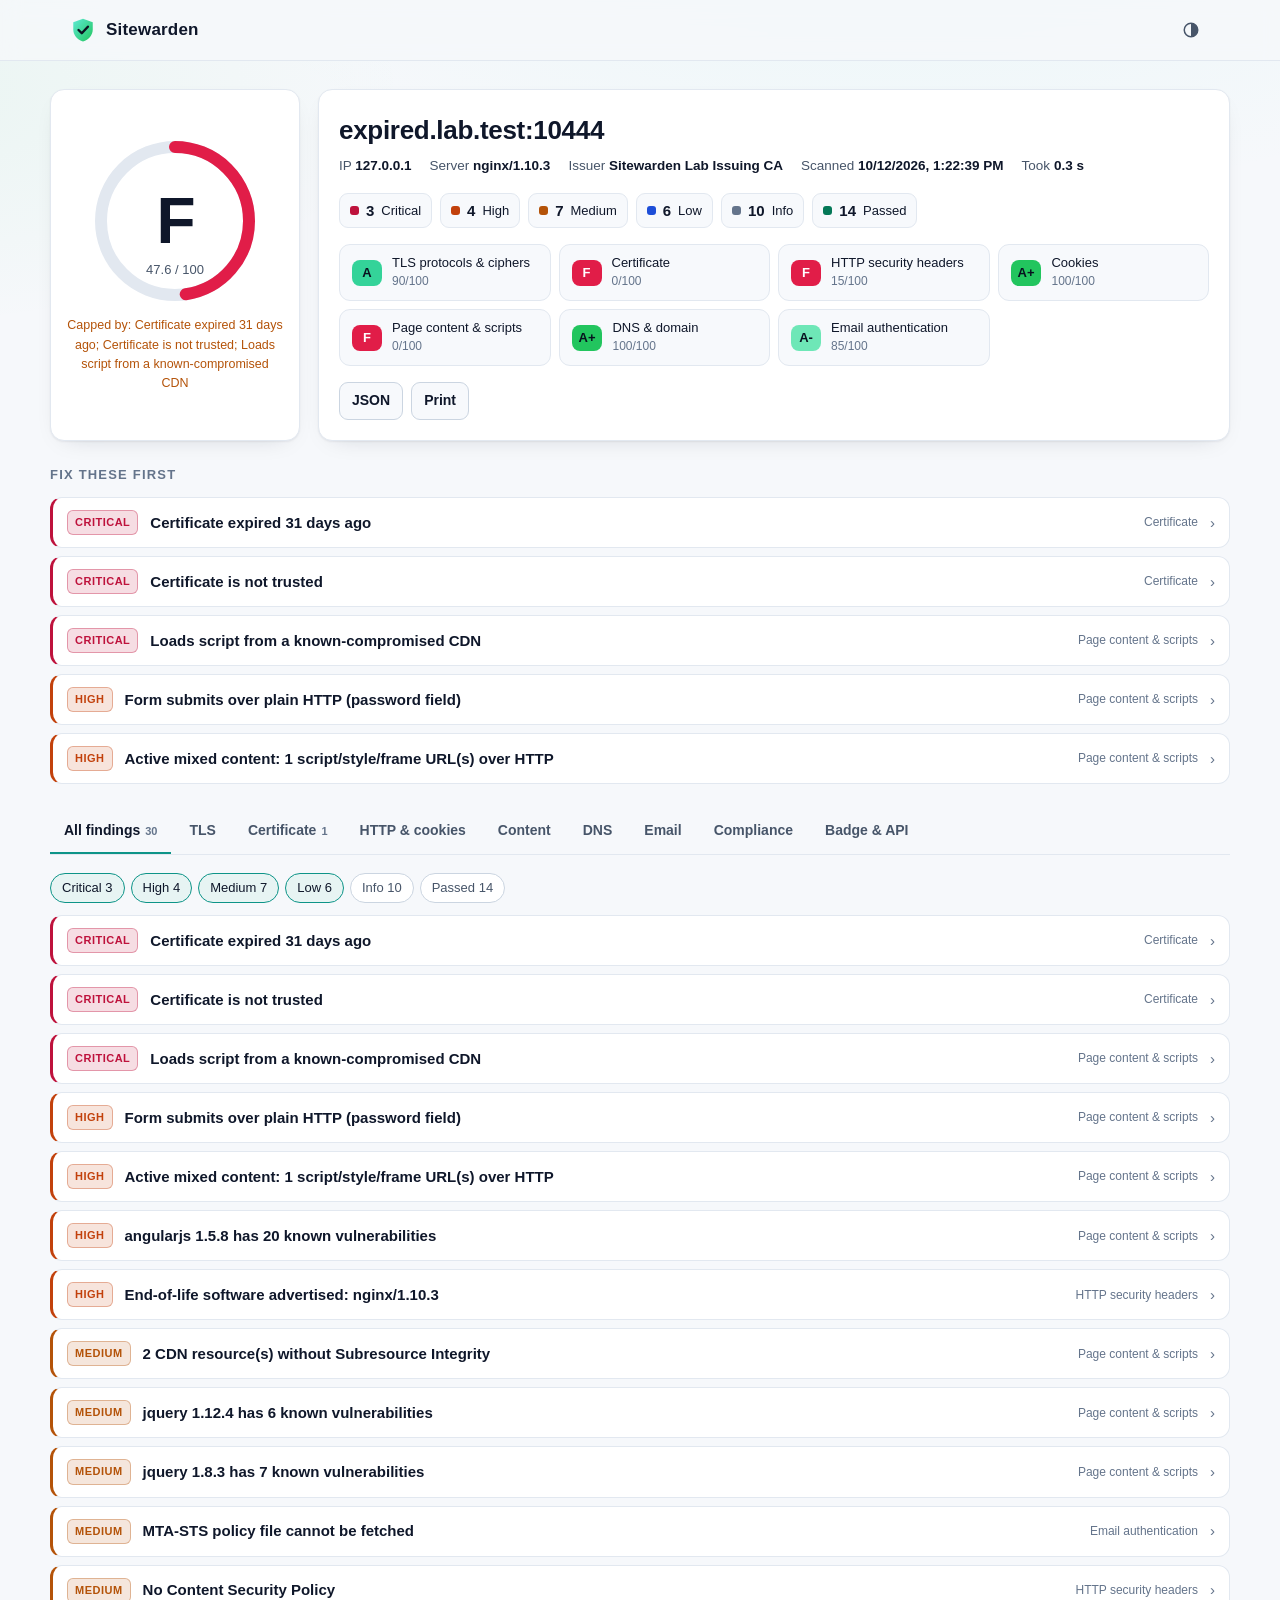
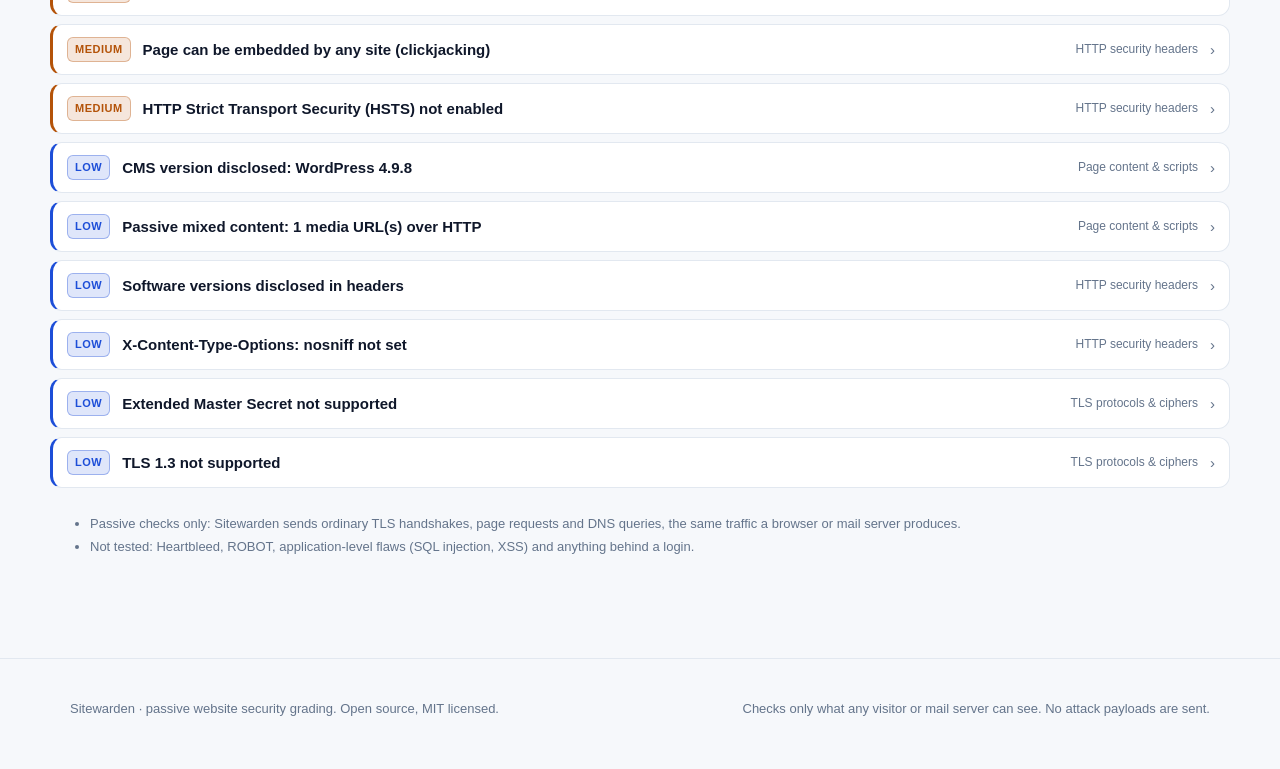
<file: lab/results/expired.html>
<!doctype html>
<html lang="en" data-standalone="1">
<head>
<meta charset="utf-8">
<meta name="viewport" content="width=device-width, initial-scale=1">
<title>expired.lab.test · F · Sitewarden report</title>
<style>/* Sitewarden UI. No external fonts or assets: the app serves itself under a strict CSP. */
:root {
  --bg: #0a0f1a;
  --bg-2: #0e1524;
  --panel: #121a2b;
  --panel-2: #172036;
  --line: #233049;
  --line-2: #2c3b5a;
  --text: #e6edf7;
  --muted: #94a3bd;
  --faint: #64748b;
  --accent: #5eead4;
  --accent-2: #22c55e;
  --link: #7dd3fc;
  --crit: #ff4d6d;
  --high: #ff6b4a;
  --med: #f5b544;
  --low: #60a5fa;
  --info: #94a3b8;
  --pass: #34d399;
  --g-ap: #22c55e; --g-a: #34d399; --g-am: #6ee7b7; --g-b: #facc15; --g-c: #fb923c;
  --g-d: #f87171; --g-e: #ef4444; --g-f: #e11d48;
  --radius: 14px;
  --mono: ui-monospace, "SF Mono", "Cascadia Code", "JetBrains Mono", Menlo, Consolas, monospace;
  --sans: ui-sans-serif, -apple-system, "Segoe UI", Inter, Roboto, "Helvetica Neue", Arial, sans-serif;
  --shadow: 0 1px 0 rgba(255,255,255,.03) inset, 0 10px 30px -12px rgba(0,0,0,.6);
}
@media (prefers-color-scheme: light) {
  :root:not([data-theme="dark"]) {
    --bg: #f6f8fb; --bg-2: #eef2f7; --panel: #ffffff; --panel-2: #f7f9fc; --line: #e2e8f0; --line-2: #cbd5e1;
    --text: #0f172a; --muted: #475569; --faint: #64748b; --accent: #0d9488; --accent-2: #16a34a; --link: #0369a1;
    --crit: #be123c; --high: #c2410c; --med: #b45309; --low: #1d4ed8; --info: #64748b; --pass: #047857;
    --shadow: 0 1px 2px rgba(15,23,42,.06), 0 8px 24px -16px rgba(15,23,42,.25);
  }
}
:root[data-theme="light"] {
  --bg: #f6f8fb; --bg-2: #eef2f7; --panel: #ffffff; --panel-2: #f7f9fc; --line: #e2e8f0; --line-2: #cbd5e1;
  --text: #0f172a; --muted: #475569; --faint: #64748b; --accent: #0d9488; --accent-2: #16a34a; --link: #0369a1;
  --crit: #be123c; --high: #c2410c; --med: #b45309; --low: #1d4ed8; --info: #64748b; --pass: #047857;
  --shadow: 0 1px 2px rgba(15,23,42,.06), 0 8px 24px -16px rgba(15,23,42,.25);
}

* { box-sizing: border-box; }
html { -webkit-text-size-adjust: 100%; }
body {
  margin: 0; background: var(--bg); color: var(--text); font: 15px/1.55 var(--sans);
  background-image: radial-gradient(1200px 500px at 70% -10%, rgba(94,234,212,.08), transparent 60%),
                    radial-gradient(900px 400px at -10% 10%, rgba(34,197,94,.06), transparent 60%);
  background-attachment: fixed; min-height: 100vh;
}
a { color: var(--link); text-decoration: none; }
a:hover { text-decoration: underline; }
code, pre, .mono { font-family: var(--mono); font-size: 12.5px; }
button { font: inherit; color: inherit; }
:focus-visible { outline: 2px solid var(--accent); outline-offset: 2px; border-radius: 6px; }
.noscript { padding: 24px; }

/* ---------- layout ---------- */
.wrap { max-width: 1180px; margin: 0 auto; padding: 0 20px; }
header.top { position: sticky; top: 0; z-index: 20; backdrop-filter: blur(10px);
  background: color-mix(in srgb, var(--bg) 82%, transparent); border-bottom: 1px solid var(--line); }
header.top .wrap { display: flex; align-items: center; gap: 16px; height: 60px; }
.brand { display: flex; align-items: center; gap: 10px; font-weight: 700; letter-spacing: .2px; color: var(--text); font-size: 17px; }
.brand:hover { text-decoration: none; }
.brand svg { width: 26px; height: 26px; }
.top nav { margin-left: auto; display: flex; gap: 6px; align-items: center; }
.top nav a, .icon-btn { color: var(--muted); padding: 6px 10px; border-radius: 8px; font-size: 14px; background: none; border: 0; cursor: pointer; }
.top nav a:hover, .icon-btn:hover { background: var(--panel-2); color: var(--text); text-decoration: none; }
.top .mini-form { display: none; }
.top .mini-form input { width: 220px; }
@media (min-width: 900px) { body.on-scan .top .mini-form { display: flex; } }
footer { color: var(--faint); font-size: 13px; padding: 40px 0 50px; border-top: 1px solid var(--line); margin-top: 60px; }
footer .wrap { display: flex; gap: 20px; flex-wrap: wrap; justify-content: space-between; }

/* ---------- hero ---------- */
.hero { padding: 72px 0 36px; text-align: center; }
.eyebrow { display: inline-flex; gap: 8px; align-items: center; color: var(--accent); font-weight: 600; font-size: 13px;
  border: 1px solid color-mix(in srgb, var(--accent) 35%, transparent); padding: 4px 12px; border-radius: 99px;
  background: color-mix(in srgb, var(--accent) 8%, transparent); }
.hero h1 { font-size: clamp(32px, 5.5vw, 56px); line-height: 1.08; margin: 18px auto 14px; max-width: 880px; letter-spacing: -1px; }
.hero h1 .grad { background: linear-gradient(90deg, var(--accent), var(--accent-2)); -webkit-background-clip: text; background-clip: text; color: transparent; }
.hero p.lead { color: var(--muted); font-size: 18px; max-width: 700px; margin: 0 auto 30px; }
form.scan-form { display: flex; gap: 10px; max-width: 640px; margin: 0 auto; }
.scan-form input, .mini-form input {
  flex: 1; min-width: 0; background: var(--panel); color: var(--text); border: 1px solid var(--line-2);
  border-radius: 12px; padding: 14px 16px; font: 16px var(--sans); box-shadow: var(--shadow);
}
.mini-form input { padding: 7px 12px; font-size: 14px; border-radius: 9px; }
.scan-form input::placeholder { color: var(--faint); }
.btn { background: linear-gradient(180deg, color-mix(in srgb, var(--accent) 92%, white), var(--accent));
  color: #04201c; border: 0; border-radius: 12px; padding: 0 22px; font-weight: 700; cursor: pointer; white-space: nowrap; }
.btn:hover { filter: brightness(1.06); }
.btn[disabled] { opacity: .6; cursor: progress; }
.btn.small { padding: 7px 12px; border-radius: 9px; font-size: 14px; }
.btn.ghost { background: var(--panel-2); color: var(--text); border: 1px solid var(--line-2); font-weight: 600; }
.form-hint { color: var(--faint); font-size: 13px; margin-top: 12px; }
.form-hint label { display: inline-flex; gap: 6px; align-items: center; cursor: pointer; }
.examples { margin-top: 16px; display: flex; gap: 8px; justify-content: center; flex-wrap: wrap; }
.chip { border: 1px solid var(--line-2); background: var(--panel); color: var(--muted); padding: 4px 11px; border-radius: 99px; font-size: 13px; cursor: pointer; }
.chip:hover { color: var(--text); border-color: var(--accent); }
.error-box { max-width: 640px; margin: 16px auto 0; padding: 12px 14px; border-radius: 10px; color: var(--crit);
  border: 1px solid color-mix(in srgb, var(--crit) 40%, transparent); background: color-mix(in srgb, var(--crit) 8%, transparent); }

.features { display: grid; grid-template-columns: repeat(auto-fit, minmax(240px, 1fr)); gap: 14px; margin: 56px 0 20px; }
.feature { background: var(--panel); border: 1px solid var(--line); border-radius: var(--radius); padding: 18px; box-shadow: var(--shadow); }
.feature h3 { margin: 8px 0 6px; font-size: 15px; }
.feature p { margin: 0; color: var(--muted); font-size: 14px; }
.feature .ico { width: 34px; height: 34px; border-radius: 9px; display: grid; place-items: center; font-size: 17px;
  background: color-mix(in srgb, var(--accent) 12%, transparent); color: var(--accent); }
.section-title { font-size: 13px; text-transform: uppercase; letter-spacing: 1.2px; color: var(--faint); margin: 38px 0 12px; font-weight: 700; }
.recent { display: grid; grid-template-columns: repeat(auto-fill, minmax(230px, 1fr)); gap: 10px; }
.recent a { display: flex; align-items: center; gap: 12px; background: var(--panel); border: 1px solid var(--line); border-radius: 12px; padding: 10px 12px; color: var(--text); }
.recent a:hover { border-color: var(--line-2); text-decoration: none; background: var(--panel-2); }
.recent .host { overflow: hidden; text-overflow: ellipsis; white-space: nowrap; font-weight: 600; font-size: 14px; }
.recent .when { color: var(--faint); font-size: 12px; }

/* ---------- grade pills ---------- */
.pill { display: inline-grid; place-items: center; min-width: 34px; height: 30px; padding: 0 7px; border-radius: 8px; font-weight: 800; color: #08111f; font-size: 14px; }
.g-Ap { background: var(--g-ap); } .g-A { background: var(--g-a); } .g-Am { background: var(--g-am); }
.g-B { background: var(--g-b); } .g-C { background: var(--g-c); } .g-D { background: var(--g-d); }
.g-E { background: var(--g-e); color: #fff; } .g-F { background: var(--g-f); color: #fff; } .g-x { background: var(--line-2); color: var(--text); }

/* ---------- progress ---------- */
.progress-card { max-width: 720px; margin: 50px auto; background: var(--panel); border: 1px solid var(--line); border-radius: var(--radius); padding: 26px; box-shadow: var(--shadow); }
.progress-card h2 { margin: 0 0 4px; font-size: 22px; }
.progress-card .sub { color: var(--muted); margin-bottom: 18px; }
.stages { list-style: none; padding: 0; margin: 0; display: grid; gap: 4px; }
.stages li { display: flex; align-items: center; gap: 12px; padding: 9px 10px; border-radius: 10px; color: var(--faint); }
.stages li.active { color: var(--text); background: var(--panel-2); }
.stages li.done { color: var(--muted); }
.stages .dot { width: 18px; height: 18px; border-radius: 50%; border: 2px solid var(--line-2); flex: none; display: grid; place-items: center; font-size: 11px; }
.stages li.done .dot { background: var(--pass); border-color: var(--pass); color: #04201c; }
.stages li.active .dot { border-color: var(--accent); border-top-color: transparent; animation: spin .8s linear infinite; }
.stages .msg { font-size: 13px; color: var(--faint); margin-left: auto; text-align: right; }
.bar { height: 4px; background: var(--line); border-radius: 4px; overflow: hidden; margin: 18px 0 0; }
.bar > span { display: block; height: 100%; background: linear-gradient(90deg, var(--accent), var(--accent-2)); transition: width .4s ease; }
@keyframes spin { to { transform: rotate(360deg); } }

/* ---------- report: summary ---------- */
.report { padding: 28px 0; }
.summary { display: grid; grid-template-columns: 250px 1fr; gap: 18px; }
@media (max-width: 860px) { .summary { grid-template-columns: 1fr; } }
.card { background: var(--panel); border: 1px solid var(--line); border-radius: var(--radius); box-shadow: var(--shadow); }
.card.pad { padding: 20px; }
.grade-card { display: flex; flex-direction: column; align-items: center; justify-content: center; padding: 24px 16px; text-align: center; }
.ring { position: relative; width: 170px; height: 170px; }
.ring svg { transform: rotate(-90deg); }
.ring .letter { position: absolute; inset: 0; display: grid; place-items: center; font-size: 64px; font-weight: 800; letter-spacing: -2px; }
.ring .score { position: absolute; left: 0; right: 0; bottom: 26px; font-size: 13px; color: var(--muted); }
.grade-card .capped { margin-top: 10px; font-size: 12.5px; color: var(--med); max-width: 220px; }
.target-card h1 { margin: 0; font-size: 26px; word-break: break-all; letter-spacing: -.3px; }
.target-card .meta { color: var(--muted); font-size: 13.5px; display: flex; gap: 6px 18px; flex-wrap: wrap; margin: 6px 0 16px; }
.target-card .meta b { color: var(--text); font-weight: 600; }
.counts { display: flex; gap: 8px; flex-wrap: wrap; margin-bottom: 16px; }
.count { display: flex; align-items: center; gap: 7px; padding: 5px 10px; border-radius: 9px; background: var(--panel-2); border: 1px solid var(--line); font-size: 13px; cursor: pointer; }
.count b { font-size: 15px; }
.count .sw { width: 9px; height: 9px; border-radius: 3px; }
.cats { display: grid; grid-template-columns: repeat(auto-fill, minmax(190px, 1fr)); gap: 8px; }
.cat { display: flex; align-items: center; gap: 10px; padding: 10px 12px; background: var(--panel-2); border: 1px solid var(--line); border-radius: 11px; cursor: pointer; text-align: left; }
.cat:hover { border-color: var(--line-2); }
.cat .lbl { font-size: 13px; line-height: 1.25; }
.cat .sc { font-size: 12px; color: var(--faint); }
.cat .pill { min-width: 30px; height: 26px; font-size: 13px; }
.actions { display: flex; gap: 8px; flex-wrap: wrap; margin-top: 16px; }

.top-issues { margin-top: 18px; }
.top-issues h2, .panel h2 { font-size: 17px; margin: 0 0 12px; }

/* ---------- tabs ---------- */
.tabs { display: flex; gap: 4px; overflow-x: auto; border-bottom: 1px solid var(--line); margin: 26px 0 18px; scrollbar-width: thin; }
.tab { background: none; border: 0; padding: 10px 14px; cursor: pointer; color: var(--muted); border-bottom: 2px solid transparent; white-space: nowrap; font-weight: 600; font-size: 14px; }
.tab:hover { color: var(--text); }
.tab.on { color: var(--text); border-bottom-color: var(--accent); }
.tab .n { font-size: 11px; color: var(--faint); margin-left: 5px; }

/* ---------- findings ---------- */
.filters { display: flex; gap: 6px; flex-wrap: wrap; margin-bottom: 12px; align-items: center; }
.filters .chip.on { color: var(--text); border-color: var(--accent); background: color-mix(in srgb, var(--accent) 10%, var(--panel)); }
.filters .spacer { flex: 1; }
.findings { display: grid; gap: 8px; }
.finding { background: var(--panel); border: 1px solid var(--line); border-left: 3px solid var(--sev); border-radius: 12px; }
.finding > button { display: flex; width: 100%; gap: 12px; align-items: center; padding: 12px 14px; background: none; border: 0; cursor: pointer; text-align: left; }
.finding .title { font-weight: 600; flex: 1; }
.finding .catname { color: var(--faint); font-size: 12px; white-space: nowrap; }
.finding .chev { color: var(--faint); transition: transform .15s; }
.finding.open .chev { transform: rotate(90deg); }
.finding .body { display: none; padding: 0 16px 16px 16px; border-top: 1px solid var(--line); }
.finding.open .body { display: block; }
.finding .body p { margin: 12px 0 0; color: var(--muted); }
.sev { --sev: var(--info); }
.sev-critical { --sev: var(--crit); } .sev-high { --sev: var(--high); } .sev-medium { --sev: var(--med); }
.sev-low { --sev: var(--low); } .sev-info { --sev: var(--info); } .sev-pass { --sev: var(--pass); }
.badge { font-size: 11px; font-weight: 800; letter-spacing: .5px; text-transform: uppercase; padding: 3px 7px; border-radius: 6px;
  color: var(--sev); background: color-mix(in srgb, var(--sev) 14%, transparent); border: 1px solid color-mix(in srgb, var(--sev) 35%, transparent); white-space: nowrap; }
.kv { display: grid; grid-template-columns: 110px 1fr; gap: 6px 12px; margin-top: 12px; font-size: 14px; }
.kv > div:nth-child(odd) { color: var(--faint); font-size: 13px; }
.evidence { font-family: var(--mono); font-size: 12.5px; background: var(--bg-2); border: 1px solid var(--line); border-radius: 8px; padding: 8px 10px; word-break: break-word; white-space: pre-wrap; color: var(--text); }
.fix { color: var(--pass); }
.tags { display: flex; gap: 5px; flex-wrap: wrap; }
.tag { font-size: 11.5px; font-family: var(--mono); padding: 2px 6px; border-radius: 5px; background: var(--panel-2); border: 1px solid var(--line); color: var(--muted); }
.snips { margin-top: 12px; border: 1px solid var(--line); border-radius: 10px; overflow: hidden; }
.snips .bar2 { display: flex; gap: 2px; background: var(--panel-2); border-bottom: 1px solid var(--line); padding: 4px; align-items: center; }
.snips .bar2 button { background: none; border: 0; padding: 4px 9px; border-radius: 6px; cursor: pointer; color: var(--muted); font-size: 12.5px; }
.snips .bar2 button.on { background: var(--panel); color: var(--text); }
.snips .bar2 .copy { margin-left: auto; }
.snips pre { margin: 0; padding: 12px; overflow-x: auto; background: var(--bg-2); font-size: 12.5px; }
.empty { color: var(--faint); padding: 18px; text-align: center; border: 1px dashed var(--line-2); border-radius: 12px; }

/* ---------- detail panels ---------- */
.grid2 { display: grid; grid-template-columns: repeat(auto-fit, minmax(330px, 1fr)); gap: 14px; }
.panel { background: var(--panel); border: 1px solid var(--line); border-radius: var(--radius); padding: 18px; box-shadow: var(--shadow); min-width: 0; }
.panel + .panel { margin-top: 0; }
.stack { display: grid; gap: 14px; }
table.t { width: 100%; border-collapse: collapse; font-size: 13.5px; }
table.t th { text-align: left; color: var(--faint); font-weight: 600; font-size: 12px; text-transform: uppercase; letter-spacing: .6px; padding: 6px 8px; border-bottom: 1px solid var(--line); }
table.t td { padding: 7px 8px; border-bottom: 1px solid var(--line); vertical-align: top; word-break: break-word; }
table.t tr:last-child td { border-bottom: 0; }
.scroll-x { overflow-x: auto; }
.yes { color: var(--pass); font-weight: 600; } .no { color: var(--faint); } .bad { color: var(--crit); font-weight: 600; } .warn { color: var(--med); font-weight: 600; }
.strength { font-size: 11px; font-weight: 700; padding: 2px 6px; border-radius: 5px; text-transform: uppercase; letter-spacing: .4px; }
.strength.strong { color: var(--pass); background: color-mix(in srgb, var(--pass) 14%, transparent); }
.strength.acceptable { color: var(--low); background: color-mix(in srgb, var(--low) 14%, transparent); }
.strength.weak { color: var(--med); background: color-mix(in srgb, var(--med) 14%, transparent); }
.strength.insecure { color: var(--crit); background: color-mix(in srgb, var(--crit) 14%, transparent); }
.proto-grid { display: grid; grid-template-columns: repeat(auto-fill, minmax(120px, 1fr)); gap: 8px; }
.proto { border: 1px solid var(--line); border-radius: 10px; padding: 10px; background: var(--panel-2); }
.proto .n { font-weight: 700; } .proto .s { font-size: 13px; }
.chain { display: grid; gap: 8px; }
.cert { border: 1px solid var(--line); border-radius: 11px; padding: 12px; background: var(--panel-2); position: relative; }
.cert .who { font-weight: 700; word-break: break-all; }
.cert .sub2 { color: var(--muted); font-size: 13px; }
.chain .arrow { text-align: center; color: var(--faint); font-size: 13px; line-height: 1; }
.flow { display: flex; flex-wrap: wrap; gap: 6px; align-items: center; font-family: var(--mono); font-size: 12.5px; }
.flow .hop { background: var(--panel-2); border: 1px solid var(--line); border-radius: 8px; padding: 4px 8px; word-break: break-all; }
.flow .st { color: var(--faint); }
.tree { font-family: var(--mono); font-size: 12.5px; }
.tree ul { list-style: none; margin: 0; padding-left: 18px; border-left: 1px dashed var(--line-2); }
.tree > ul { padding-left: 0; border: 0; }
.tree li { margin: 4px 0; }
.tree .rec { color: var(--muted); word-break: break-all; }
.comp { display: flex; gap: 12px; padding: 12px 0; border-bottom: 1px solid var(--line); }
.comp:last-child { border-bottom: 0; }
.comp .mark { font-size: 18px; width: 22px; flex: none; }
.comp ul { margin: 4px 0 0; padding-left: 18px; color: var(--muted); font-size: 13.5px; }
.note { color: var(--faint); font-size: 13px; }
.dl { display: grid; grid-template-columns: max-content 1fr; gap: 6px 16px; font-size: 13.5px; }
.dl dt { color: var(--faint); } .dl dd { margin: 0; word-break: break-word; }
.copyline { display: flex; gap: 8px; align-items: center; margin-top: 8px; }
.copyline input { flex: 1; min-width: 0; background: var(--bg-2); border: 1px solid var(--line); color: var(--text); border-radius: 8px; padding: 7px 10px; font: 12.5px var(--mono); }
.toast { position: fixed; bottom: 22px; left: 50%; transform: translateX(-50%); background: var(--panel-2); border: 1px solid var(--line-2); padding: 9px 16px; border-radius: 10px; box-shadow: var(--shadow); font-size: 14px; z-index: 50; }
.limits { margin-top: 26px; color: var(--faint); font-size: 13px; }
.limits li { margin: 3px 0; }

@media (max-width: 640px) {
  .wrap { padding: 0 14px; }
  form.scan-form { flex-direction: column; }
  .btn { padding: 12px 18px; }
  .hero { padding-top: 44px; }
  .kv { grid-template-columns: 1fr; }
  .stages .msg { display: none; }
}
@media print {
  header.top, footer, .tabs, .filters, .actions, form { display: none !important; }
  body { background: #fff; color: #000; }
  .finding .body { display: block !important; }
}

.stack { display: flex; flex-direction: column; gap: 14px; }
.strength { white-space: nowrap; }
.icon-btn svg { display: block; }
</style>
</head>
<body>
<div id="app"></div>
<script type="application/json" id="report-data">{"tool": "sitewarden", "version": "1.0.0", "target": "expired.lab.test", "port": 10444, "scanned_at": "2026-10-12T13:22:39+00:00", "notes": [], "errors": {}, "ip": "127.0.0.1", "registrable_domain": "lab.test", "http": {"https_chain": [{"url": "https://expired.lab.test:10444/", "status": 200, "error": null, "location": null, "elapsed_ms": 10, "tls": null}], "http_chain": [], "hsts_preloaded": false, "hsts_preload_entry": null, "http_redirects": [], "https_redirects": [{"url": "https://expired.lab.test:10444/", "status": 200, "error": null}], "http_listening": false, "hsts": null, "status": 200, "url": "https://expired.lab.test:10444/", "cors": {"allow_origin": null, "allow_credentials": false, "reflects_origin": false}, "technology": {"server": "nginx/1.10.3", "frameworks": ["WordPress 4.9.8"]}, "response_headers": [["Server", "nginx/1.10.3"], ["Date", "Mon, 12 Oct 2026 13:22:39 GMT"], ["Content-Type", "text/html"], ["Content-Length", "647"], ["Last-Modified", "Mon, 12 Oct 2026 13:22:36 GMT"], ["Connection", "close"], ["ETag", "\"6accdf1c-287\""], ["Accept-Ranges", "bytes"]], "final_url": "https://expired.lab.test:10444/", "csp": {"level": "none", "policies": []}, "security_txt": {"present": false}}, "cookies": [], "content": {"resources": 6, "inline_scripts": 0, "inline_event_handlers": 0, "forms": 1, "third_party_script_hosts": ["cdn.polyfill.io", "cdnjs.cloudflare.com", "code.jquery.com"], "scripts": ["https://code.jquery.com/jquery-1.12.4.min.js", "https://cdnjs.cloudflare.com/ajax/libs/angular.js/1.5.8/angular.min.js", "https://expired.lab.test:10444/js/legacy.js", "https://cdn.polyfill.io/v3/polyfill.min.js"], "libraries": [{"library": "jquery", "version": "1.12.4", "source": "https://code.jquery.com/jquery-1.12.4.min.js", "method": "cdn-url", "vulnerabilities": [{"severity": "medium", "summary": "parseHTML() executes scripts in event handlers", "cve": [], "ghsa": null, "below": "2.2.0", "info": ["http://research.insecurelabs.org/jquery/test/", "https://bugs.jquery.com/ticket/11974"]}, {"severity": "low", "summary": "jQuery 1.x and 2.x are End-of-Life and no longer receiving security updates", "cve": [], "ghsa": null, "below": "2.999.999", "info": ["https://github.com/jquery/jquery.com/issues/162"]}, {"severity": "medium", "summary": "3rd party CORS request may execute", "cve": ["CVE-2015-9251"], "ghsa": "GHSA-rmxg-73gg-4p98", "below": "3.0.0-beta1", "info": ["http://blog.jquery.com/2016/01/08/jquery-2-2-and-1-12-released/", "http://research.insecurelabs.org/jquery/test/", "https://github.com/advisories/GHSA-rmxg-73gg-4p98"]}, {"severity": "medium", "summary": "jQuery before 3.4.0, as used in Drupal, Backdrop CMS, and other products, mishandles jQuery.extend(true, {}, ...) because of Object.prototype pollution", "cve": ["CVE-2019-11358"], "ghsa": "GHSA-6c3j-c64m-qhgq", "below": "3.4.0", "info": ["https://blog.jquery.com/2019/04/10/jquery-3-4-0-released/", "https://github.com/jquery/jquery/commit/753d591aea698e57d6db58c9f722cd0808619b1b", "https://nvd.nist.gov/vuln/detail/CVE-2019-11358"]}, {"severity": "medium", "summary": "passing HTML containing <option> elements from untrusted sources - even after sanitizing it - to one of jQuery's DOM manipulation methods (i.e. .html(), .append(), and others) may execute untrusted code.", "cve": ["CVE-2020-11023"], "ghsa": "GHSA-jpcq-cgw6-v4j6", "below": "3.5.0", "info": ["https://blog.jquery.com/2020/04/10/jquery-3-5-0-released/"]}, {"severity": "medium", "summary": "Regex in its jQuery.htmlPrefilter sometimes may introduce XSS", "cve": ["CVE-2020-11022"], "ghsa": "GHSA-gxr4-xjj5-5px2", "below": "3.5.0", "info": ["https://blog.jquery.com/2020/04/10/jquery-3-5-0-released/"]}], "worst": "medium"}, {"library": "angularjs", "version": "1.5.8", "source": "https://cdnjs.cloudflare.com/ajax/libs/angular.js/1.5.8/angular.min.js", "method": "cdn-url", "vulnerabilities": [{"severity": "medium", "summary": "Cross-Site Scripting via JSONP", "cve": [], "ghsa": "GHSA-28hp-fgcr-2r4h", "below": "1.6.0", "info": ["https://github.com/advisories/GHSA-28hp-fgcr-2r4h"]}, {"severity": "medium", "summary": "DOS in $sanitize", "cve": [], "ghsa": null, "below": "1.6.3", "info": ["https://github.com/angular/angular.js/blob/master/CHANGELOG.md", "https://github.com/angular/angular.js/pull/15699"]}, {"severity": "medium", "summary": "Universal CSP bypass via add-on in Firefox", "cve": [], "ghsa": null, "below": "1.6.3", "info": ["http://pastebin.com/raw/kGrdaypP", "https://github.com/mozilla/addons-linter/issues/1000#issuecomment-282083435"]}, {"severity": "low", "summary": "XSS in $sanitize in Safari/Firefox", "cve": [], "ghsa": null, "below": "1.6.5", "info": ["https://github.com/angular/angular.js/commit/8f31f1ff43b673a24f84422d5c13d6312b2c4d94"]}, {"severity": "low", "summary": "XSS through SVG if enableSvg is set", "cve": [], "ghsa": null, "below": "1.6.9", "info": ["https://github.com/angular/angular.js/blob/master/CHANGELOG.md#169-fiery-basilisk-2018-02-02", "https://vulnerabledoma.in/ngSanitize1.6.8_bypass.html"]}, {"severity": "high", "summary": "Prototype pollution", "cve": ["CVE-2019-10768"], "ghsa": "GHSA-89mq-4x47-5v83", "below": "1.7.9", "info": ["https://github.com/angular/angular.js/blob/master/CHANGELOG.md#179-pollution-eradication-2019-11-19", "https://github.com/angular/angular.js/commit/726f49dcf6c23106ddaf5cfd5e2e592841db743a"]}, {"severity": "medium", "summary": "XSS via JQLite DOM manipulation functions in AngularJS", "cve": [], "ghsa": "GHSA-5cp4-xmrw-59wf", "below": "1.8.0", "info": ["https://github.com/advisories/GHSA-5cp4-xmrw-59wf"]}, {"severity": "medium", "summary": "XSS may be triggered in AngularJS applications that sanitize user-controlled HTML snippets before passing them to JQLite methods like JQLite.prepend, JQLite.after, JQLite.append, JQLite.replaceWith, JQLite.append, new JQLite and angular.element.", "cve": ["CVE-2020-7676"], "ghsa": "GHSA-mhp6-pxh8-r675", "below": "1.8.0", "info": ["https://github.com/advisories/GHSA-5cp4-xmrw-59wf", "https://nvd.nist.gov/vuln/detail/CVE-2020-7676"]}, {"severity": "medium", "summary": "angular vulnerable to regular expression denial of service via the $resource service", "cve": ["CVE-2023-26117"], "ghsa": "GHSA-2qqx-w9hr-q5gx", "below": "1.8.4", "info": ["https://github.com/advisories/GHSA-2qqx-w9hr-q5gx"]}, {"severity": "medium", "summary": "angular vulnerable to regular expression denial of service via the angular.copy() utility", "cve": ["CVE-2023-26116"], "ghsa": "GHSA-2vrf-hf26-jrp5", "below": "1.8.4", "info": ["https://github.com/advisories/GHSA-2vrf-hf26-jrp5"]}, {"severity": "medium", "summary": "Angular (deprecated package) Cross-site Scripting", "cve": ["CVE-2022-25869"], "ghsa": "GHSA-prc3-vjfx-vhm9", "below": "1.8.4", "info": ["https://github.com/advisories/GHSA-prc3-vjfx-vhm9"]}, {"severity": "medium", "summary": "angular vulnerable to regular expression denial of service via the <input type=\"url\"> element", "cve": ["CVE-2023-26118"], "ghsa": "GHSA-qwqh-hm9m-p5hr", "below": "1.8.4", "info": ["https://github.com/advisories/GHSA-qwqh-hm9m-p5hr"]}, {"severity": "low", "summary": "AngularJS improperly sanitizes SVG elements", "cve": ["CVE-2025-0716"], "ghsa": "GHSA-j58c-ww9w-pwp5", "below": "1.8.4", "info": ["https://github.com/advisories/GHSA-j58c-ww9w-pwp5", "https://nvd.nist.gov/vuln/detail/CVE-2025-0716", "https://codepen.io/herodevs/pen/qEWQmpd/a86a0d29310e12c7a3756768e6c7b915"]}, {"severity": "low", "summary": "AngularJS allows attackers to bypass common image source restrictions", "cve": ["CVE-2024-8373"], "ghsa": "GHSA-mqm9-c95h-x2p6", "below": "1.8.4", "info": ["https://github.com/advisories/GHSA-mqm9-c95h-x2p6", "https://nvd.nist.gov/vuln/detail/CVE-2024-8373", "https://codepen.io/herodevs/full/bGPQgMp/8da9ce87e99403ee13a295c305ebfa0b"]}, {"severity": "high", "summary": "Angular's deprecated package has a Cross-Site Scripting issue", "cve": ["CVE-2026-11998"], "ghsa": "GHSA-7x27-g8rg-x87w", "below": "1.8.4", "info": ["https://access.redhat.com/security/cve/CVE-2026-11998", "https://bugzilla.redhat.com/show_bug.cgi?id=2492579", "https://codepen.io/herodevs/pen/JobQdmz/5b3896f56fab66f20cd25e698cf3faa8"]}, {"severity": "high", "summary": "angular vulnerable to super-linear runtime due to backtracking", "cve": ["CVE-2024-21490"], "ghsa": "GHSA-4w4v-5hc9-xrr2", "below": "1.8.4", "info": ["https://github.com/advisories/GHSA-4w4v-5hc9-xrr2", "https://nvd.nist.gov/vuln/detail/CVE-2024-21490", "https://github.com/angular/angular.js"]}, {"severity": "low", "summary": "AngularJS allows attackers to bypass common image source restrictions", "cve": ["CVE-2024-8372"], "ghsa": "GHSA-m9gf-397r-hwpg", "below": "1.8.4", "info": ["https://github.com/advisories/GHSA-m9gf-397r-hwpg", "https://nvd.nist.gov/vuln/detail/CVE-2024-8372", "https://codepen.io/herodevs/full/xxoQRNL/0072e627abe03e9cda373bc75b4c1017"]}, {"severity": "medium", "summary": "AngularJS Incomplete Filtering of Special Elements vulnerability", "cve": ["CVE-2025-2336"], "ghsa": "GHSA-4p4w-6hg8-63wx", "below": "1.8.4", "info": ["https://github.com/advisories/GHSA-4p4w-6hg8-63wx", "https://nvd.nist.gov/vuln/detail/CVE-2025-2336", "https://codepen.io/herodevs/pen/bNGYaXx/412a3a4218387479898912f60c269c6c"]}, {"severity": "medium", "summary": "AngularJS Regular expression Denial of Service (ReDoS)", "cve": ["CVE-2025-4690"], "ghsa": "GHSA-hfff-63hg-f47j", "below": "1.9.9", "info": ["https://github.com/advisories/GHSA-hfff-63hg-f47j", "https://nvd.nist.gov/vuln/detail/CVE-2025-4690", "https://codepen.io/herodevs/pen/RNNEPzP/751b91eab7730dff277523f3d50e4b77"]}, {"severity": "low", "summary": "End-of-Life: Long term support for AngularJS has been discontinued as of December 31, 2021", "cve": [], "ghsa": null, "below": "1.999", "info": ["https://docs.angularjs.org/misc/version-support-status"]}], "worst": "high"}, {"library": "jquery", "version": "1.8.3", "source": "https://expired.lab.test:10444/js/legacy.js", "method": "filecontent", "vulnerabilities": [{"severity": "medium", "summary": "Selector interpreted as HTML", "cve": ["CVE-2012-6708"], "ghsa": "GHSA-2pqj-h3vj-pqgw", "below": "1.9.0b1", "info": ["http://bugs.jquery.com/ticket/11290", "http://research.insecurelabs.org/jquery/test/", "https://nvd.nist.gov/vuln/detail/CVE-2012-6708"]}, {"severity": "medium", "summary": "Versions of jQuery prior to 1.9.0 are vulnerable to Cross-Site Scripting (XSS). The load method fails to recognize and strip script tags containing whitespace in the closing tag (e.g. <\/script >), allowing enclosed script logic to execute and enabling attackers to run arbitrary JavaScript in a victim's browser.", "cve": ["CVE-2020-7656"], "ghsa": "GHSA-q4m3-2j7h-f7xw", "below": "1.9.0", "info": ["https://github.com/advisories/GHSA-q4m3-2j7h-f7xw", "https://nvd.nist.gov/vuln/detail/CVE-2020-7656", "https://research.insecurelabs.org/jquery/test/"]}, {"severity": "medium", "summary": "3rd party CORS request may execute", "cve": ["CVE-2015-9251"], "ghsa": "GHSA-rmxg-73gg-4p98", "below": "1.12.0", "info": ["http://blog.jquery.com/2016/01/08/jquery-2-2-and-1-12-released/", "http://research.insecurelabs.org/jquery/test/", "https://github.com/advisories/GHSA-rmxg-73gg-4p98"]}, {"severity": "medium", "summary": "parseHTML() executes scripts in event handlers", "cve": [], "ghsa": null, "below": "2.2.0", "info": ["http://research.insecurelabs.org/jquery/test/", "https://bugs.jquery.com/ticket/11974"]}, {"severity": "low", "summary": "jQuery 1.x and 2.x are End-of-Life and no longer receiving security updates", "cve": [], "ghsa": null, "below": "2.999.999", "info": ["https://github.com/jquery/jquery.com/issues/162"]}, {"severity": "medium", "summary": "jQuery before 3.4.0, as used in Drupal, Backdrop CMS, and other products, mishandles jQuery.extend(true, {}, ...) because of Object.prototype pollution", "cve": ["CVE-2019-11358"], "ghsa": "GHSA-6c3j-c64m-qhgq", "below": "3.4.0", "info": ["https://blog.jquery.com/2019/04/10/jquery-3-4-0-released/", "https://github.com/jquery/jquery/commit/753d591aea698e57d6db58c9f722cd0808619b1b", "https://nvd.nist.gov/vuln/detail/CVE-2019-11358"]}, {"severity": "medium", "summary": "passing HTML containing <option> elements from untrusted sources - even after sanitizing it - to one of jQuery's DOM manipulation methods (i.e. .html(), .append(), and others) may execute untrusted code.", "cve": ["CVE-2020-11023"], "ghsa": "GHSA-jpcq-cgw6-v4j6", "below": "3.5.0", "info": ["https://blog.jquery.com/2020/04/10/jquery-3-5-0-released/"]}], "worst": "medium"}]}, "dns": {"host": "expired.lab.test", "domain": "lab.test", "a": ["127.0.0.1"], "aaaa": [], "ns": ["ns2.lab.test.", "ns1.lab.test."], "ns_networks": ["192.0.2.0/24", "198.51.100.0/24"], "dnssec": {"domain": "lab.test", "status": "secure", "detail": "Chain of trust validated from the root: . -> test. -> lab.test.", "weak_algorithms": [], "resolver_ad": false, "chain": [{"zone": ".", "signed": true, "secure": true, "ds": [], "keys": ["ZSK 57325 ECDSAP256SHA256", "KSK 5262 ECDSAP256SHA256"], "algorithms": [], "error": null}, {"zone": "test.", "signed": true, "secure": true, "ds": ["19546 ECDSAP256SHA256 SHA-256"], "keys": ["ZSK 28529 ECDSAP256SHA256", "KSK 19546 ECDSAP256SHA256"], "algorithms": ["ECDSAP256SHA256"], "error": null}, {"zone": "lab.test.", "signed": true, "secure": true, "ds": ["27127 ECDSAP256SHA256 SHA-256"], "keys": ["ZSK 58462 ECDSAP256SHA256", "KSK 27127 ECDSAP256SHA256"], "algorithms": ["ECDSAP256SHA256"], "error": null}]}, "caa": {"name": "lab.test", "records": ["0 iodef \"mailto:security@lab.test\"", "0 issue \"letsencrypt.org\""]}}, "tls": {"host": "expired.lab.test", "ip": "127.0.0.1", "port": 10444, "reachable": true, "error": null, "protocols": {"TLS 1.3": false, "TLS 1.2": true, "TLS 1.1": false, "TLS 1.0": false, "SSL 3.0": false, "SSL 2.0": false}, "ciphers": {"TLS 1.2": [{"code": "0xC030", "name": "TLS_ECDHE_RSA_WITH_AES_256_GCM_SHA384", "openssl": "ECDHE-RSA-AES256-GCM-SHA384", "kx": "ECDHE", "auth": "RSA", "cipher": "AES_256_GCM", "bits": 256, "mac": "AEAD", "forward_secret": true, "aead": true, "strength": "strong"}, {"code": "0xC02F", "name": "TLS_ECDHE_RSA_WITH_AES_128_GCM_SHA256", "openssl": "ECDHE-RSA-AES128-GCM-SHA256", "kx": "ECDHE", "auth": "RSA", "cipher": "AES_128_GCM", "bits": 128, "mac": "AEAD", "forward_secret": true, "aead": true, "strength": "strong"}]}, "server_preference": {"TLS 1.2": false}, "groups": ["secp256r1"], "groups_tls12": ["secp256r1"], "post_quantum": [], "features": {"ocsp_stapling": false, "secure_renegotiation": true, "extended_master_secret": false, "session_tickets": true, "tls_compression": false, "heartbeat_extension": true, "fallback_scsv": null, "sct_tls_extension": false, "alpn": [], "tls13_downgrade_protection": null, "sni_required": false}, "sslv2_ciphers": [], "handshakes": 23, "notes": []}, "certificates": [{"auth": "RSA", "presented": [{"subject": "expired.lab.test", "subject_dn": "CN=expired.lab.test,O=Sitewarden Lab Site", "issuer": "Sitewarden Lab Issuing CA", "issuer_dn": "CN=Sitewarden Lab Issuing CA,O=Sitewarden Lab", "issuer_org": "Sitewarden Lab", "serial": "23f80ce214155d650bcb49f3ab08f319a97b735c", "not_before": "2026-08-13T13:22:36+00:00", "not_after": "2026-09-12T13:22:36+00:00", "days_left": -31, "lifetime_days": 30, "key": "RSA 2048", "key_type": "RSA", "key_bits": 2048, "signature": "SHA256 with ecdsa-with-SHA256", "sha256": "f628a56119eed4915b892795fc08710002fb90a5eb442a04e88cc23918e5eb92", "spki_sha256": "a5188fac2052c0c2670ea20fe39097bf66fcb28b20ec0904509284b38478febb", "self_signed": false, "is_ca": false}, {"subject": "Sitewarden Lab Issuing CA", "subject_dn": "CN=Sitewarden Lab Issuing CA,O=Sitewarden Lab", "issuer": "Sitewarden Lab Root CA", "issuer_dn": "CN=Sitewarden Lab Root CA,O=Sitewarden Lab", "issuer_org": "Sitewarden Lab", "serial": "77527133154aa22f75171c3b5bb74ca2b43533ea", "not_before": "2026-10-11T13:22:35+00:00", "not_after": "2031-10-11T13:22:35+00:00", "days_left": 1824, "lifetime_days": 1826, "key": "ECDSA 256 (secp256r1)", "key_type": "ECDSA", "key_bits": 256, "signature": "SHA384 with ecdsa-with-SHA384", "sha256": "0ee887bfdb13b2f258dfab7aa72277c3c3b76e3c5d3f3609e393297772f4a794", "spki_sha256": "c537bda34cdd6b34eb148f6b2dea6805e48d480deeffcbe63b2017a06d6ec26e", "self_signed": false, "is_ca": true}], "leaf": {"subject": "expired.lab.test", "subject_dn": "CN=expired.lab.test,O=Sitewarden Lab Site", "issuer": "Sitewarden Lab Issuing CA", "issuer_dn": "CN=Sitewarden Lab Issuing CA,O=Sitewarden Lab", "issuer_org": "Sitewarden Lab", "serial": "23f80ce214155d650bcb49f3ab08f319a97b735c", "not_before": "2026-08-13T13:22:36+00:00", "not_after": "2026-09-12T13:22:36+00:00", "days_left": -31, "lifetime_days": 30, "key": "RSA 2048", "key_type": "RSA", "key_bits": 2048, "signature": "SHA256 with ecdsa-with-SHA256", "sha256": "f628a56119eed4915b892795fc08710002fb90a5eb442a04e88cc23918e5eb92", "spki_sha256": "a5188fac2052c0c2670ea20fe39097bf66fcb28b20ec0904509284b38478febb", "self_signed": false, "is_ca": false}, "names": ["expired.lab.test"], "trusted": false, "trust_error": "a certificate in the chain is outside its validity period", "path": [], "aia_fetched": false, "hostname_ok": true, "validation": "DV", "scts": 0, "must_staple": false, "ocsp_urls": [], "crl_urls": [], "revocation": {}}], "mozilla": {"modern": {"compliant": false, "problems": ["protocols not in profile: TLSv1.2", "TLS 1.3 missing", "2 TLS 1.2 suites outside the profile", "RSA certificate not allowed"], "oldest_clients": ["Firefox 63", "Android 10.0", "Chrome 70", "Edge 75", "Java 11", "OpenSSL 1.1.1", "Opera 57", "Safari 12.1"]}, "intermediate": {"compliant": false, "problems": ["TLS 1.3 missing"], "oldest_clients": ["Firefox 31.3.0", "Android 4.4.2", "Chrome 49", "Edge 15 on Windows 10", "IE 11 on Windows 10", "Java 8u161", "OpenSSL 1.0.1l", "Opera 20", "Safari 9"]}, "guidelines_version": 6.0}, "email": {"domain": "lab.test", "mx": ["mail.lab.test"], "null_mx": false, "spf": {"record": "v=spf1 ip4:192.0.2.0/24 include:_spf.lab.test. -all", "all": "-", "lookups": 1, "void_lookups": 0, "errors": [], "warnings": [], "includes": ["_spf.lab.test."], "tree": {"domain": "lab.test", "record": "v=spf1 ip4:192.0.2.0/24 include:_spf.lab.test. -all", "children": [{"domain": "_spf.lab.test.", "record": "v=spf1 ip4:198.51.100.0/24 -all", "children": []}]}}, "dmarc": {"record": "v=DMARC1; p=reject; rua=mailto:dmarc@lab.test; adkim=s; aspf=s", "tags": {"v": "DMARC1", "p": "reject", "rua": "mailto:dmarc@lab.test", "adkim": "s", "aspf": "s"}}, "dkim": [{"selector": "selector1", "record": "v=DKIM1; k=rsa; p=MIIBIjANBgkqhkiG9w0BAQEFAAOCAQ8AMIIBCgKCAQEA1gzUTpiFdjDi2BsrCQNBdUUmBv8efdyml92IS1LE2hp3qmGIUNLXT8s6MySLs0uo2xFGqI19ICxJQ6S6IvPAXGzO+C9yVxQNpjnNdHswLRSKL3XQXT6A3xX89CzBdVX05HRazCfoLR", "testing": false, "revoked": false, "key_type": "rsa", "bits": 2048}], "mta_sts": null}, "grade": "F", "score": 47.6, "categories": {"tls": {"label": "TLS protocols & ciphers", "score": 90, "grade": "A", "counts": {"critical": 0, "high": 0, "medium": 0, "low": 2, "info": 2, "pass": 5}, "skipped": false}, "certificate": {"label": "Certificate", "score": 0, "grade": "F", "counts": {"critical": 2, "high": 0, "medium": 0, "low": 0, "info": 0, "pass": 2}, "skipped": false}, "headers": {"label": "HTTP security headers", "score": 15, "grade": "F", "counts": {"critical": 0, "high": 1, "medium": 3, "low": 2, "info": 5, "pass": 0}, "skipped": false}, "cookies": {"label": "Cookies", "score": 100, "grade": "A+", "counts": {"critical": 0, "high": 0, "medium": 0, "low": 0, "info": 1, "pass": 0}, "skipped": false}, "content": {"label": "Page content & scripts", "score": 0, "grade": "F", "counts": {"critical": 1, "high": 3, "medium": 3, "low": 2, "info": 1, "pass": 0}, "skipped": false}, "dns": {"label": "DNS & domain", "score": 100, "grade": "A+", "counts": {"critical": 0, "high": 0, "medium": 0, "low": 0, "info": 1, "pass": 3}, "skipped": false}, "email": {"label": "Email authentication", "score": 85, "grade": "A-", "counts": {"critical": 0, "high": 0, "medium": 1, "low": 0, "info": 0, "pass": 4}, "skipped": false}}, "capped_by": ["Certificate expired 31 days ago", "Certificate is not trusted", "Loads script from a known-compromised CDN"], "skipped": [], "compliance": {"pci_dss_4": {"name": "PCI DSS v4.0 req. 4.2.1 (strong cryptography in transit)", "compliant": false, "problems": ["certificate not valid and trusted"]}, "nist_800_52r2": {"name": "NIST SP 800-52 Rev. 2 (US federal TLS guidelines)", "compliant": false, "problems": ["TLS 1.3 not supported (required since January 2024)"]}, "mozilla_modern": {"name": "Mozilla Modern profile (v6.0)", "compliant": false, "problems": ["protocols not in profile: TLSv1.2", "TLS 1.3 missing", "2 TLS 1.2 suites outside the profile", "RSA certificate not allowed"]}, "mozilla_intermediate": {"name": "Mozilla Intermediate profile (v6.0)", "compliant": false, "problems": ["TLS 1.3 missing"]}, "owasp_headers": {"name": "OWASP Secure Headers baseline", "compliant": false, "problems": ["missing or weak Strict-Transport-Security", "missing or weak Content-Security-Policy", "missing or weak frame-ancestors / X-Frame-Options", "missing or weak X-Content-Type-Options"]}, "bulk_sender": {"name": "Gmail / Yahoo bulk-sender authentication (2024)", "compliant": true, "problems": []}}, "findings": [{"id": "cert.expired", "category": "certificate", "severity": "critical", "title": "Certificate expired 31 days ago", "detail": "Every browser shows a full-page warning; visitors cannot reach the site safely.", "evidence": "notAfter = 2026-09-12T13:22:36+00:00", "fix": "Renew the certificate and automate renewal (ACME / certbot / your CDN).", "snippets": {}, "refs": [], "cap": "F", "tags": ["CWE-298"]}, {"id": "cert.untrusted", "category": "certificate", "severity": "critical", "title": "Certificate is not trusted", "detail": "Validation against the Mozilla root store failed: a certificate in the chain is outside its validity period. Browsers will show a security warning, and users trained to click through warnings can be intercepted.", "evidence": "Presented chain: expired.lab.test -> Sitewarden Lab Issuing CA", "fix": "Use a certificate from a publicly trusted CA (Let's Encrypt is free) and serve the full chain.", "snippets": {}, "refs": [], "cap": "F", "tags": ["CWE-295"]}, {"id": "content.compromised_cdn", "category": "content", "severity": "critical", "title": "Loads script from a known-compromised CDN", "detail": "Sold in 2024 and used to inject malware into more than 100,000 sites (Sansec, June 2024). Whoever controls that host can run any code in your visitors' browsers.", "evidence": "https://cdn.polyfill.io/v3/polyfill.min.js, https://cdn.polyfill.io/v3/polyfill.min.js", "fix": "Remove the script tag immediately.", "snippets": {}, "refs": ["https://sansec.io/research/polyfill-supply-chain-attack"], "cap": "F", "tags": ["CWE-829", "CWE-506"]}, {"id": "content.form_http", "category": "content", "severity": "high", "title": "Form submits over plain HTTP (password field)", "detail": "Whatever the user types is sent unencrypted.", "evidence": "<form action=\"http://legacy.lab.test:10080/login\">", "fix": null, "snippets": {}, "refs": [], "cap": null, "tags": ["CWE-319"]}, {"id": "content.mixed_active", "category": "content", "severity": "high", "title": "Active mixed content: 1 script/style/frame URL(s) over HTTP", "detail": "Browsers block these, which breaks the page; where they are not blocked (older browsers, some WebViews) a network attacker can replace them and take over the page.", "evidence": "http://legacy.lab.test:10080/style.css", "fix": "Load every subresource over HTTPS.", "snippets": {}, "refs": [], "cap": null, "tags": ["CWE-319", "CWE-311"]}, {"id": "content.vulnerable_library", "category": "content", "severity": "high", "title": "angularjs 1.5.8 has 20 known vulnerabilities", "detail": "Angular (deprecated package) Cross-site Scripting; Angular's deprecated package has a Cross-Site Scripting issue; AngularJS Incomplete Filtering of Special Elements vulnerability; AngularJS Regular expression Denial of Service (ReDoS); AngularJS allows attackers to bypass common image source restrictions; AngularJS improperly sanitizes SVG elements; Cross-Site Scripting via JSONP; DOS in $sanitize", "evidence": "https://cdnjs.cloudflare.com/ajax/libs/angular.js/1.5.8/angular.min.js (cdn-url) | CVE-2019-10768, CVE-2020-7676, CVE-2022-25869, CVE-2023-26116, CVE-2023-26117, CVE-2023-26118", "fix": "Upgrade angularjs to 1.999 or later.", "snippets": {}, "refs": ["https://github.com/advisories/GHSA-28hp-fgcr-2r4h", "https://github.com/angular/angular.js/blob/master/CHANGELOG.md", "https://github.com/angular/angular.js/pull/15699"], "cap": null, "tags": ["CWE-1104", "OWASP A06:2021", "CVE-2019-10768", "CVE-2020-7676", "CVE-2022-25869", "CVE-2023-26116"]}, {"id": "hdr.eol_software", "category": "headers", "severity": "high", "title": "End-of-life software advertised: nginx/1.10.3", "detail": "nginx 1.10.3 is several years out of date. Known vulnerabilities in it will not be patched.", "evidence": "server: nginx/1.10.3", "fix": null, "snippets": {}, "refs": [], "cap": null, "tags": ["CWE-1104", "OWASP A06:2021"]}, {"id": "content.sri", "category": "content", "severity": "medium", "title": "2 CDN resource(s) without Subresource Integrity", "detail": "If the CDN or the package is compromised, the modified file runs on your site. These are fixed, versioned files, so an integrity hash costs nothing.", "evidence": "https://code.jquery.com/jquery-1.12.4.min.js, https://cdnjs.cloudflare.com/ajax/libs/angular.js/1.5.8/angular.min.js", "fix": null, "snippets": {"html": "<script src=\"https://cdn.example.com/lib.min.js\"\n        integrity=\"sha384-<base64 hash>\"\n        crossorigin=\"anonymous\"><\/script>\n<!-- hash: openssl dgst -sha384 -binary lib.min.js | openssl base64 -A -->"}, "refs": ["https://www.w3.org/TR/SRI/"], "cap": null, "tags": ["CWE-353", "CWE-829"]}, {"id": "content.vulnerable_library", "category": "content", "severity": "medium", "title": "jquery 1.12.4 has 6 known vulnerabilities", "detail": "3rd party CORS request may execute; Regex in its jQuery.htmlPrefilter sometimes may introduce XSS; jQuery 1.x and 2.x are End-of-Life and no longer receiving security updates; jQuery before 3.4.0, as used in Drupal, Backdrop CMS, and other products, mishandles jQuery.extend(true, {}, ...) because of Object.prototype pollution; parseHTML() executes scripts in event handlers; passing HTML containing", "evidence": "https://code.jquery.com/jquery-1.12.4.min.js (cdn-url) | CVE-2015-9251, CVE-2019-11358, CVE-2020-11022, CVE-2020-11023", "fix": "Upgrade jquery to 3.5.0 or later.", "snippets": {}, "refs": ["http://research.insecurelabs.org/jquery/test/", "https://bugs.jquery.com/ticket/11974", "https://github.com/jquery/jquery.com/issues/162"], "cap": null, "tags": ["CWE-1104", "OWASP A06:2021", "CVE-2015-9251", "CVE-2019-11358", "CVE-2020-11022", "CVE-2020-11023"]}, {"id": "content.vulnerable_library", "category": "content", "severity": "medium", "title": "jquery 1.8.3 has 7 known vulnerabilities", "detail": "3rd party CORS request may execute; Selector interpreted as HTML; Versions of jQuery prior to 1.9.0 are vulnerable to Cross-Site Scripting (XSS). The load method fails to recognize and strip script tags containing whitespace in the closing tag (e.g. <\/script >), allowing enclosed script logic to execute and enabling attackers to run arbitrary JavaScript in a victim's browser.; jQuery 1.x and 2.x a", "evidence": "https://expired.lab.test:10444/js/legacy.js (filecontent) | CVE-2012-6708, CVE-2015-9251, CVE-2019-11358, CVE-2020-11023, CVE-2020-7656", "fix": "Upgrade jquery to 3.5.0 or later.", "snippets": {}, "refs": ["http://bugs.jquery.com/ticket/11290", "http://research.insecurelabs.org/jquery/test/", "https://nvd.nist.gov/vuln/detail/CVE-2012-6708"], "cap": null, "tags": ["CWE-1104", "OWASP A06:2021", "CVE-2012-6708", "CVE-2015-9251", "CVE-2019-11358", "CVE-2020-11023"]}, {"id": "mtasts.policy_unreachable", "category": "email", "severity": "medium", "title": "MTA-STS policy file cannot be fetched", "detail": "The DNS record exists but https://mta-sts.lab.test/.well-known/mta-sts.txt failed, so senders ignore the policy. It must be served over HTTPS with a valid certificate.", "evidence": "connection refused", "fix": null, "snippets": {}, "refs": [], "cap": null, "tags": []}, {"id": "csp.missing", "category": "headers", "severity": "medium", "title": "No Content Security Policy", "detail": "CSP is the main browser-side defence that stops injected scripts (XSS) from running. Without it, any markup-injection bug becomes code execution in your users' sessions.", "evidence": null, "fix": "Start with a nonce-based strict policy, deployed first as Report-Only.", "snippets": {"nginx": "add_header Content-Security-Policy \"default-src 'self'; script-src 'self' 'nonce-$request_id' 'strict-dynamic'; object-src 'none'; base-uri 'none'; frame-ancestors 'self'; form-action 'self'; upgrade-insecure-requests\" always;", "apache": "Header always set Content-Security-Policy \"default-src 'self'; object-src 'none'; base-uri 'none'; frame-ancestors 'self'; form-action 'self'; upgrade-insecure-requests\"", "caddy": "header Content-Security-Policy \"default-src 'self'; object-src 'none'; base-uri 'none'; frame-ancestors 'self'; form-action 'self'\"", "express": "app.use(helmet.contentSecurityPolicy({ directives: { defaultSrc: [\"'self'\"], objectSrc: [\"'none'\"], baseUri: [\"'none'\"], frameAncestors: [\"'self'\"] } }));"}, "refs": ["https://web.dev/articles/strict-csp", "https://csp-evaluator.withgoogle.com/"], "cap": null, "tags": ["CWE-79", "OWASP A05:2021"]}, {"id": "hdr.framing", "category": "headers", "severity": "medium", "title": "Page can be embedded by any site (clickjacking)", "detail": "No X-Frame-Options or CSP frame-ancestors. A malicious page can load this site in an invisible frame and trick users into clicking buttons on it.", "evidence": null, "fix": "Send CSP frame-ancestors 'self' (and X-Frame-Options: SAMEORIGIN for old browsers).", "snippets": {"nginx": "add_header Content-Security-Policy \"frame-ancestors 'self'\" always;\nadd_header X-Frame-Options SAMEORIGIN always;", "apache": "Header always set X-Frame-Options SAMEORIGIN\nHeader always append Content-Security-Policy \"frame-ancestors 'self'\"", "caddy": "header X-Frame-Options SAMEORIGIN", "express": "app.use(helmet.frameguard({ action: 'sameorigin' }));"}, "refs": [], "cap": null, "tags": ["CWE-1021", "OWASP A04:2021"]}, {"id": "hsts.missing", "category": "headers", "severity": "medium", "title": "HTTP Strict Transport Security (HSTS) not enabled", "detail": "Without HSTS a network attacker can strip HTTPS (sslstrip) whenever a user follows an http:// link or types the bare domain, and users can click through certificate warnings.", "evidence": null, "fix": "Send Strict-Transport-Security with max-age of at least one year.", "snippets": {"nginx": "add_header Strict-Transport-Security \"max-age=63072000; includeSubDomains; preload\" always;", "apache": "Header always set Strict-Transport-Security \"max-age=63072000; includeSubDomains; preload\"", "caddy": "header Strict-Transport-Security \"max-age=63072000; includeSubDomains; preload\"", "express": "app.use(helmet.hsts({ maxAge: 63072000, includeSubDomains: true, preload: true }));", "cloudflare": "SSL/TLS -> Edge Certificates -> HTTP Strict Transport Security (HSTS): enable, max-age 12 months, include subdomains, preload"}, "refs": ["https://www.rfc-editor.org/rfc/rfc6797"], "cap": null, "tags": ["CWE-319", "CWE-523"]}, {"id": "content.generator", "category": "content", "severity": "low", "title": "CMS version disclosed: WordPress 4.9.8", "detail": "The generator tag tells attackers exactly which CMS release (and known bugs) to target.", "evidence": null, "fix": "Remove the generator meta tag.", "snippets": {}, "refs": [], "cap": null, "tags": ["CWE-200"]}, {"id": "content.mixed_passive", "category": "content", "severity": "low", "title": "Passive mixed content: 1 media URL(s) over HTTP", "detail": "Images and media over HTTP can be swapped or used to track users; browsers now auto-upgrade or block them.", "evidence": "http://legacy.lab.test:10080/logo.png", "fix": null, "snippets": {}, "refs": [], "cap": null, "tags": ["CWE-319"]}, {"id": "hdr.disclosure", "category": "headers", "severity": "low", "title": "Software versions disclosed in headers", "detail": "Exact version banners let attackers match the server against public exploits without probing.", "evidence": "server: nginx/1.10.3", "fix": null, "snippets": {"nginx": "server_tokens off;\nproxy_hide_header X-Powered-By;", "apache": "ServerTokens Prod\nServerSignature Off\nHeader always unset X-Powered-By", "php": "; php.ini\nexpose_php = Off", "express": "app.disable('x-powered-by');", "iis": "<system.webServer>\n  <security><requestFiltering removeServerHeader=\"true\" /><\/security>\n  <httpProtocol><customHeaders><remove name=\"X-Powered-By\" /><\/customHeaders><\/httpProtocol>\n<\/system.webServer>"}, "refs": [], "cap": null, "tags": ["CWE-200"]}, {"id": "hdr.nosniff", "category": "headers", "severity": "low", "title": "X-Content-Type-Options: nosniff not set", "detail": "Browsers may guess ('sniff') content types and run an uploaded file as script or HTML.", "evidence": null, "fix": null, "snippets": {"nginx": "add_header X-Content-Type-Options nosniff always;", "apache": "Header always set X-Content-Type-Options nosniff", "caddy": "header X-Content-Type-Options nosniff", "express": "app.use(helmet.noSniff());"}, "refs": [], "cap": null, "tags": ["CWE-430"]}, {"id": "tls.ems", "category": "tls", "severity": "low", "title": "Extended Master Secret not supported", "detail": "RFC 7627 binds the session keys to the full handshake and closes the triple-handshake attack.", "evidence": null, "fix": null, "snippets": {}, "refs": [], "cap": null, "tags": []}, {"id": "tls.tls13", "category": "tls", "severity": "low", "title": "TLS 1.3 not supported", "detail": "TLS 1.3 is faster (one round trip) and drops every legacy algorithm. All current browsers use it.", "evidence": null, "fix": "Enable TLS 1.3 (OpenSSL 1.1.1+, nginx 1.13+).", "snippets": {"nginx": "ssl_protocols TLSv1.2 TLSv1.3;", "apache": "SSLProtocol -all +TLSv1.2 +TLSv1.3", "caddy": "tls {\n    protocols tls1.2 tls1.3\n}", "haproxy": "ssl-default-bind-options ssl-min-ver TLSv1.2 no-tls-tickets", "iis": "# PowerShell (reboot required)\nNew-Item 'HKLM:\\SYSTEM\\CurrentControlSet\\Control\\SecurityProviders\\SCHANNEL\\Protocols\\TLS 1.0\\Server' -Force |\n  New-ItemProperty -Name Enabled -Value 0 -PropertyType DWord -Force\n# repeat for 'TLS 1.1', 'SSL 3.0', 'SSL 2.0'"}, "refs": [], "cap": "A-", "tags": []}, {"id": "content.third_party", "category": "content", "severity": "info", "title": "3 third-party script host(s) can run code on this page", "detail": "Every one of these providers, and anyone who compromises them, has full control over the page. Dynamic analytics/tag scripts cannot use SRI, so keep the list short and use CSP to pin it.", "evidence": "cdn.polyfill.io, cdnjs.cloudflare.com, code.jquery.com", "fix": null, "snippets": {}, "refs": [], "cap": null, "tags": []}, {"id": "cookie.none", "category": "cookies", "severity": "info", "title": "No cookies set on the scanned pages", "detail": "", "evidence": null, "fix": null, "snippets": {}, "refs": [], "cap": null, "tags": []}, {"id": "dns.ipv6", "category": "dns", "severity": "info", "title": "No IPv6 (AAAA) address", "detail": "IPv6-only clients and networks cannot connect directly.", "evidence": null, "fix": null, "snippets": {}, "refs": [], "cap": null, "tags": []}, {"id": "hdr.coop", "category": "headers", "severity": "info", "title": "No Cross-Origin-Opener-Policy", "detail": "COOP severs window references from cross-origin popups, blocking a class of cross-site leaks (XS-Leaks) and tabnabbing.", "evidence": null, "fix": null, "snippets": {"nginx": "add_header Cross-Origin-Opener-Policy same-origin always;\nadd_header Cross-Origin-Resource-Policy same-site always;", "apache": "Header always set Cross-Origin-Opener-Policy same-origin\nHeader always set Cross-Origin-Resource-Policy same-site", "caddy": "header Cross-Origin-Opener-Policy same-origin\nheader Cross-Origin-Resource-Policy same-site", "express": "app.use(helmet.crossOriginOpenerPolicy()); app.use(helmet.crossOriginResourcePolicy({ policy: 'same-site' }));"}, "refs": [], "cap": null, "tags": []}, {"id": "hdr.permissions", "category": "headers", "severity": "info", "title": "No Permissions-Policy", "detail": "Restricting powerful features (camera, microphone, geolocation, payment) limits what injected or third-party code can do.", "evidence": null, "fix": null, "snippets": {"nginx": "add_header Permissions-Policy \"camera=(), microphone=(), geolocation=(), payment=(), usb=(), interest-cohort=()\" always;", "apache": "Header always set Permissions-Policy \"camera=(), microphone=(), geolocation=(), payment=(), usb=()\"", "caddy": "header Permissions-Policy \"camera=(), microphone=(), geolocation=(), payment=(), usb=()\""}, "refs": [], "cap": null, "tags": []}, {"id": "hdr.referrer", "category": "headers", "severity": "info", "title": "No Referrer-Policy header", "detail": "Browsers default to strict-origin-when-cross-origin, which is reasonable. Setting it explicitly protects users of older browsers.", "evidence": null, "fix": null, "snippets": {"nginx": "add_header Referrer-Policy strict-origin-when-cross-origin always;", "apache": "Header always set Referrer-Policy strict-origin-when-cross-origin", "caddy": "header Referrer-Policy strict-origin-when-cross-origin", "express": "app.use(helmet.referrerPolicy({ policy: 'strict-origin-when-cross-origin' }));"}, "refs": [], "cap": null, "tags": []}, {"id": "http.port80_closed", "category": "headers", "severity": "info", "title": "Port 80 (plain HTTP) is closed or unreachable", "detail": "Visitors who type the bare domain rely on HSTS or the browser's HTTPS-first mode to reach you.", "evidence": null, "fix": null, "snippets": {}, "refs": [], "cap": null, "tags": []}, {"id": "sectxt.missing", "category": "headers", "severity": "info", "title": "No security.txt", "detail": "RFC 9116 security.txt tells researchers how to report vulnerabilities. Without it, reports often go to the wrong inbox or nowhere.", "evidence": null, "fix": null, "snippets": {"file": "# /.well-known/security.txt (RFC 9116)\nContact: mailto:security@example.com\nExpires: 2027-12-31T23:59:59Z\nPreferred-Languages: en\nCanonical: https://example.com/.well-known/security.txt\nPolicy: https://example.com/security-policy"}, "refs": ["https://www.rfc-editor.org/rfc/rfc9116", "https://securitytxt.org/"], "cap": null, "tags": []}, {"id": "tls.groups", "category": "tls", "severity": "info", "title": "Key exchange groups: secp256r1", "detail": "Most preferred: secp256r1.", "evidence": null, "fix": null, "snippets": {}, "refs": [], "cap": null, "tags": []}, {"id": "tls.heartbeat", "category": "tls", "severity": "info", "title": "TLS heartbeat extension enabled", "detail": "Heartbeat is unused by browsers and was the vector for Heartbleed (CVE-2014-0160). Sitewarden does not send heartbeat requests, so Heartbleed itself is not tested.", "evidence": null, "fix": null, "snippets": {}, "refs": [], "cap": null, "tags": ["CVE-2014-0160"]}, {"id": "cert.hostname", "category": "certificate", "severity": "pass", "title": "Certificate covers expired.lab.test", "detail": "", "evidence": "1 name(s): expired.lab.test", "fix": null, "snippets": {}, "refs": [], "cap": null, "tags": []}, {"id": "cert.key", "category": "certificate", "severity": "pass", "title": "Strong certificate key: RSA 2048", "detail": "", "evidence": null, "fix": null, "snippets": {}, "refs": [], "cap": null, "tags": []}, {"id": "caa.present", "category": "dns", "severity": "pass", "title": "CAA restricts certificate issuance (at lab.test)", "detail": "", "evidence": "0 iodef \"mailto:security@lab.test\"; 0 issue \"letsencrypt.org\"", "fix": null, "snippets": {}, "refs": [], "cap": null, "tags": []}, {"id": "dns.ns", "category": "dns", "severity": "pass", "title": "2 name servers across 2 networks", "detail": "", "evidence": "ns2.lab.test, ns1.lab.test", "fix": null, "snippets": {}, "refs": [], "cap": null, "tags": []}, {"id": "dnssec.secure", "category": "dns", "severity": "pass", "title": "DNSSEC signed and validated from the root", "detail": "Chain of trust validated from the root: . -> test. -> lab.test.", "evidence": null, "fix": null, "snippets": {}, "refs": [], "cap": null, "tags": []}, {"id": "dkim.key", "category": "email", "severity": "pass", "title": "DKIM key 'selector1' (rsa 2048)", "detail": "", "evidence": null, "fix": null, "snippets": {}, "refs": [], "cap": null, "tags": []}, {"id": "dmarc.enforced", "category": "email", "severity": "pass", "title": "DMARC enforced (p=reject)", "detail": "", "evidence": "v=DMARC1; p=reject; rua=mailto:dmarc@lab.test; adkim=s; aspf=s", "fix": null, "snippets": {}, "refs": [], "cap": null, "tags": []}, {"id": "spf.valid", "category": "email", "severity": "pass", "title": "SPF record valid (-all hard fail, 1/10 lookups)", "detail": "", "evidence": "v=spf1 ip4:192.0.2.0/24 include:_spf.lab.test. -all", "fix": null, "snippets": {}, "refs": [], "cap": null, "tags": []}, {"id": "tlsrpt.present", "category": "email", "severity": "pass", "title": "SMTP TLS reporting (TLS-RPT) configured", "detail": "", "evidence": null, "fix": null, "snippets": {}, "refs": [], "cap": null, "tags": []}, {"id": "tls.fs", "category": "tls", "severity": "pass", "title": "Forward secrecy with every cipher suite", "detail": "", "evidence": null, "fix": null, "snippets": {}, "refs": [], "cap": null, "tags": []}, {"id": "tls.no_legacy", "category": "tls", "severity": "pass", "title": "No deprecated protocol versions (SSL 2/3, TLS 1.0/1.1)", "detail": "", "evidence": null, "fix": null, "snippets": {}, "refs": [], "cap": null, "tags": []}, {"id": "tls.no_weak_ciphers", "category": "tls", "severity": "pass", "title": "No insecure cipher suites (export, NULL, anonymous, RC4, DES, 3DES)", "detail": "", "evidence": null, "fix": null, "snippets": {}, "refs": [], "cap": null, "tags": []}, {"id": "tls.renegotiation", "category": "tls", "severity": "pass", "title": "Secure renegotiation supported", "detail": "", "evidence": null, "fix": null, "snippets": {}, "refs": [], "cap": null, "tags": []}, {"id": "tls.tls12", "category": "tls", "severity": "pass", "title": "TLS 1.2 supported", "detail": "", "evidence": null, "fix": null, "snippets": {}, "refs": [], "cap": null, "tags": []}], "summary": {"critical": 3, "high": 4, "medium": 7, "low": 6, "info": 10, "pass": 14}, "duration_ms": 260, "limitations": ["Passive checks only: Sitewarden sends ordinary TLS handshakes, page requests and DNS queries, the same traffic a browser or mail server produces.", "Not tested: Heartbleed, ROBOT, application-level flaws (SQL injection, XSS) and anything behind a login."]}</script>
<script>/* Sitewarden web UI.
 * Every string from a report (headers, cookies, certificate names...) comes from the scanned site and is
 * untrusted, so the UI only ever builds DOM nodes and sets textContent. The server also enforces
 * Trusted Types, which turns any accidental innerHTML into an exception instead of an XSS bug. */
(() => {
  "use strict";

  // ------------------------------------------------------------------ helpers
  const $app = document.getElementById("app");
  const STANDALONE = document.documentElement.dataset.standalone === "1";

  function h(tag, attrs, ...kids) {
    const el = document.createElement(tag);
    if (attrs) {
      for (const [k, v] of Object.entries(attrs)) {
        if (v === null || v === undefined || v === false) continue;
        if (k === "class") el.className = v;
        else if (k === "text") el.textContent = v;
        else if (k.startsWith("on")) el.addEventListener(k.slice(2), v);
        else if (k === "style") el.style.cssText = v; // CSSOM, so the strict style-src CSP allows it
        else el.setAttribute(k, v === true ? "" : String(v));
      }
    }
    for (const kid of kids.flat(Infinity)) {
      if (kid === null || kid === undefined || kid === false) continue;
      el.append(kid instanceof Node ? kid : document.createTextNode(String(kid)));
    }
    return el;
  }
  const svgNS = "http://www.w3.org/2000/svg";
  function s(tag, attrs, ...kids) {
    const el = document.createElementNS(svgNS, tag);
    for (const [k, v] of Object.entries(attrs || {})) el.setAttribute(k, String(v));
    kids.forEach((k) => el.append(k));
    return el;
  }
  const clear = (el) => { while (el.firstChild) el.removeChild(el.firstChild); return el; };
  const gradeClass = (g) => "g-" + ({ "A+": "Ap", "A-": "Am" }[g] || (g && /^[A-F]$/.test(g) ? g : "x"));
  const pill = (g) => h("span", { class: "pill " + gradeClass(g) }, g || "–");
  const SEVS = ["critical", "high", "medium", "low", "info", "pass"];
  const SEV_LABEL = { critical: "Critical", high: "High", medium: "Medium", low: "Low", info: "Info", pass: "Passed" };
  const CAT_TAB = { tls: "tls", certificate: "cert", headers: "http", cookies: "http", content: "content", dns: "dns", email: "email" };
  function ago(ts) {
    const d = Date.now() / 1000 - ts;
    if (d < 90) return "just now";
    if (d < 3600) return Math.round(d / 60) + " min ago";
    if (d < 86400) return Math.round(d / 3600) + " h ago";
    return Math.round(d / 86400) + " d ago";
  }
  function toast(msg) {
    const t = h("div", { class: "toast", role: "status" }, msg);
    document.body.append(t);
    setTimeout(() => t.remove(), 1800);
  }
  async function copy(text) {
    try { await navigator.clipboard.writeText(text); toast("Copied"); } catch { toast("Copy failed"); }
  }
  function download(name, text, type) {
    const url = URL.createObjectURL(new Blob([text], { type }));
    const a = h("a", { href: url, download: name });
    document.body.append(a); a.click(); a.remove();
    setTimeout(() => URL.revokeObjectURL(url), 2000);
  }
  async function api(path, opts) {
    const r = await fetch(path, Object.assign({ headers: { "Content-Type": "application/json" } }, opts));
    let body = null;
    try { body = await r.json(); } catch { /* empty */ }
    if (!r.ok) throw new Error((body && body.error) || ("HTTP " + r.status));
    return body;
  }

  // ------------------------------------------------------------------ theme
  function themeIcon() {
    const NS = "http://www.w3.org/2000/svg";
    const svg = document.createElementNS(NS, "svg");
    svg.setAttribute("viewBox", "0 0 24 24");
    svg.setAttribute("width", "18");
    svg.setAttribute("height", "18");
    svg.setAttribute("aria-hidden", "true");
    const ring = document.createElementNS(NS, "circle");
    for (const [k, v] of [["cx", "12"], ["cy", "12"], ["r", "9"], ["fill", "none"], ["stroke", "currentColor"], ["stroke-width", "2"]]) ring.setAttribute(k, v);
    const half = document.createElementNS(NS, "path");
    half.setAttribute("d", "M12 3a9 9 0 0 1 0 18z");
    half.setAttribute("fill", "currentColor");
    svg.append(ring, half);
    return svg;
  }
  function applyTheme(t) {
    if (t) document.documentElement.dataset.theme = t; else delete document.documentElement.dataset.theme;
  }
  let theme = null;
  try { theme = localStorage.getItem("sw-theme"); } catch { /* storage blocked */ }
  applyTheme(theme);
  function toggleTheme() {
    const dark = theme ? theme === "dark" : matchMedia("(prefers-color-scheme: dark)").matches;
    theme = dark ? "light" : "dark";
    applyTheme(theme);
    try { localStorage.setItem("sw-theme", theme); } catch { /* ignore */ }
  }

  // ------------------------------------------------------------------ chrome
  function logo() {
    return s("svg", { viewBox: "0 0 64 64", "aria-hidden": "true" },
      s("defs", {}, (() => { const g = s("linearGradient", { id: "lg", x1: 0, y1: 0, x2: 1, y2: 1 },
        s("stop", { offset: 0, "stop-color": "#5eead4" }), s("stop", { offset: 1, "stop-color": "#22c55e" })); return g; })()),
      s("path", { d: "M32 4 8 13v17c0 15 10 26 24 30 14-4 24-15 24-30V13L32 4z", fill: "url(#lg)" }),
      s("path", { d: "m21 32 8 8 15-16", fill: "none", stroke: "#0b1220", "stroke-width": 6, "stroke-linecap": "round", "stroke-linejoin": "round" }));
  }
  function header() {
    const input = h("input", { name: "target", placeholder: "Scan another site", autocomplete: "off", spellcheck: "false", "aria-label": "Domain" });
    const form = h("form", { class: "mini-form", onsubmit: (e) => { e.preventDefault(); startScan(input.value, false); } }, input);
    return h("header", { class: "top" }, h("div", { class: "wrap" },
      h("a", { class: "brand", href: "/", onclick: nav("/") }, logo(), "Sitewarden"),
      h("nav", {}, STANDALONE ? null : form,
        STANDALONE ? null : h("a", { href: "/api/docs" }, "API"),
        h("button", { class: "icon-btn", title: "Toggle theme", "aria-label": "Toggle theme", onclick: toggleTheme }, themeIcon()))));
  }
  function footer() {
    return h("footer", {}, h("div", { class: "wrap" },
      h("div", {}, "Sitewarden · passive website security grading. Open source, MIT licensed."),
      h("div", {}, "Checks only what any visitor or mail server can see. No attack payloads are sent.")));
  }
  function nav(path) {
    return (e) => { if (e) e.preventDefault(); history.pushState({}, "", path); route(); };
  }
  function page(...content) {
    clear($app);
    $app.append(header(), h("main", {}, ...content), footer());
    window.scrollTo(0, 0);
  }

  // ------------------------------------------------------------------ home
  const FEATURES = [
    ["🔒", "TLS deep scan", "Hand-built handshakes enumerate every protocol (SSL 2 to TLS 1.3), cipher suite and key-exchange group, including post-quantum ML-KEM."],
    ["📜", "Certificate trust", "Full path validation against the Mozilla root store, incomplete-chain detection, OCSP/CRL revocation and Certificate Transparency."],
    ["🛡️", "Headers & CSP", "HSTS and preload status, a Content Security Policy evaluator built on Google's strict-CSP research, CORS, clickjacking and more."],
    ["🍪", "Cookies & content", "Session cookie flags, mixed content, Subresource Integrity, compromised CDNs and known-vulnerable JavaScript libraries."],
    ["🌐", "DNS integrity", "DNSSEC validated from the root trust anchor, CAA cross-checked with the real certificate, dangling CNAME takeover risk."],
    ["✉️", "Email spoofing", "SPF with the 10-lookup rule, DMARC policy and reporting, DKIM key strength, MTA-STS, TLS-RPT and STARTTLS on your mail servers."],
  ];
  async function home(prefill) {
    const input = h("input", { name: "target", placeholder: "example.com", autocomplete: "off", spellcheck: "false", autofocus: true, "aria-label": "Domain to scan", value: prefill || "" });
    const hidden = h("input", { type: "checkbox", name: "hidden" });
    const btn = h("button", { class: "btn", type: "submit" }, "Scan");
    const err = h("div");
    const form = h("form", { class: "scan-form", onsubmit: async (e) => {
      e.preventDefault();
      btn.disabled = true; clear(err);
      try { await startScan(input.value, hidden.checked); }
      catch (ex) { err.append(h("div", { class: "error-box" }, ex.message)); }
      finally { btn.disabled = false; }
    } }, input, btn);
    const recentBox = h("div");
    page(h("div", { class: "wrap" },
      h("section", { class: "hero" },
        h("span", { class: "eyebrow" }, "● Free · passive · open source"),
        h("h1", {}, "How secure is your website, ", h("span", { class: "grad" }, "really?")),
        h("p", { class: "lead" }, "One scan grades TLS, certificates, HTTP security headers, cookies, page scripts, DNSSEC and email spoofing protection, and tells you exactly how to fix each problem."),
        form,
        h("div", { class: "form-hint" }, h("label", {}, hidden, "Don't list my scan on this page")),
        err,
        h("div", { class: "examples" }, ["github.com", "mozilla.org", "cloudflare.com", "wikipedia.org"].map((d) =>
          h("button", { class: "chip", type: "button", onclick: () => { input.value = d; form.requestSubmit(); } }, d)))),
      h("div", { class: "features" }, FEATURES.map(([ico, t, d]) =>
        h("div", { class: "feature" }, h("div", { class: "ico" }, ico), h("h3", {}, t), h("p", {}, d)))),
      recentBox));
    input.focus();
    try {
      const data = await api("/api/recent");
      if (data.recent.length) {
        recentBox.append(h("div", { class: "section-title" }, `Recently scanned · ${data.stats.scans} scans of ${data.stats.sites} sites`),
          h("div", { class: "recent" }, data.recent.map((r) =>
            h("a", { href: "/scan/" + r.id, onclick: nav("/scan/" + r.id) }, pill(r.grade),
              h("div", { style: "min-width:0" }, h("div", { class: "host" }, r.target), h("div", { class: "when" }, ago(r.finished)))))));
      }
    } catch { /* recent list is optional */ }
  }
  async function startScan(target, hidden) {
    target = (target || "").trim();
    if (!target) throw new Error("Enter a domain name such as example.com");
    const res = await api("/api/scans", { method: "POST", body: JSON.stringify({ target, hidden }) });
    nav("/scan/" + res.id)();
  }

  // ------------------------------------------------------------------ scan progress
  const STAGES = [
    ["resolve", "Resolving the domain"], ["tls", "TLS handshakes"], ["certificate", "Certificate chain & revocation"],
    ["http", "HTTPS, redirects & headers"], ["content", "Page scripts & libraries"], ["dns", "DNSSEC, CAA & name servers"],
    ["email", "SPF, DMARC, DKIM & MTA-STS"], ["grade", "Grading"],
  ];
  async function scanView(id) {
    let data;
    try { data = await api("/api/scans/" + encodeURIComponent(id)); }
    catch (e) { page(h("div", { class: "wrap" }, h("div", { class: "error-box", style: "margin-top:40px" }, e.message))); return; }
    if (data.status === "done") { renderReport(data.report, data); return; }
    if (data.status === "error") { scanError(data); return; }

    const items = STAGES.map(([key, label]) => {
      const msg = h("span", { class: "msg" });
      const li = h("li", { "data-stage": key }, h("span", { class: "dot" }), h("span", {}, label), msg);
      return [key, li, msg];
    });
    const barFill = h("span", { style: "width:4%" });
    page(h("div", { class: "wrap" }, h("div", { class: "progress-card" },
      h("h2", {}, "Scanning " + data.target),
      h("div", { class: "sub" }, "This usually takes 15 to 60 seconds. You can share this page's address."),
      h("ul", { class: "stages" }, items.map((x) => x[1])),
      h("div", { class: "bar" }, barFill))));
    document.body.classList.add("on-scan");
    const seen = new Set();
    function apply(ev) {
      seen.add(ev.stage);
      const reached = STAGES.map(([k]) => k).filter((k) => seen.has(k));
      items.forEach(([key, li, msg]) => {
        const done = seen.has(key) && key !== ev.stage && ev.stage !== "error";
        li.classList.toggle("active", key === ev.stage);
        li.classList.toggle("done", done || (seen.has(key) && ["done"].includes(ev.stage)));
        const dot = li.querySelector(".dot");
        dot.textContent = li.classList.contains("done") ? "✓" : "";
        if (key === ev.stage) msg.textContent = ev.message;
      });
      barFill.style.width = Math.max(4, Math.round((reached.length / STAGES.length) * 100)) + "%";
    }
    data.progress.forEach(apply);
    const finish = async () => {
      const d = await api("/api/scans/" + encodeURIComponent(id));
      if (d.status === "done") renderReport(d.report, d);
      else if (d.status === "error") scanError(d);
      else setTimeout(finish, 1200);
    };
    if (window.EventSource) {
      const es = new EventSource("/api/scans/" + encodeURIComponent(id) + "/events");
      es.onmessage = (m) => { try { apply(JSON.parse(m.data)); } catch { /* ignore */ } };
      es.addEventListener("end", () => { es.close(); finish(); });
      es.onerror = () => { es.close(); setTimeout(finish, 1500); };
    } else {
      setTimeout(finish, 1500);
    }
  }
  function scanError(d) {
    page(h("div", { class: "wrap" }, h("div", { class: "progress-card" },
      h("h2", {}, "Could not scan " + d.target), h("div", { class: "error-box", style: "margin:12px 0 0;max-width:none" }, d.error || "Unknown error"),
      h("div", { class: "actions" }, h("a", { class: "btn small", href: "/", onclick: nav("/") }, "Try another site")))));
  }

  // ------------------------------------------------------------------ report
  function ring(grade, score) {
    const r = 74, c = 2 * Math.PI * r;
    const pct = Math.max(0, Math.min(100, score || 0)) / 100;
    const color = getComputedStyle(document.documentElement).getPropertyValue("--" + gradeClass(grade).replace("g-", "g-").toLowerCase()) || "";
    const fg = s("circle", { cx: 85, cy: 85, r, fill: "none", "stroke-width": 12, "stroke-linecap": "round",
      "stroke-dasharray": `${c * pct} ${c}`, class: "ringfg" });
    fg.style.stroke = color.trim() || "var(--accent)";
    return h("div", { class: "ring" },
      s("svg", { width: 170, height: 170, viewBox: "0 0 170 170" },
        s("circle", { cx: 85, cy: 85, r, fill: "none", stroke: "var(--line)", "stroke-width": 12 }), fg),
      h("div", { class: "letter" }, grade), h("div", { class: "score" }, `${score} / 100`));
  }

  function snippetBox(snips) {
    const names = Object.keys(snips || {});
    if (!names.length) return null;
    const pre = h("pre");
    const btns = [];
    let current = names[0];
    const show = (n) => { current = n; pre.textContent = snips[n]; btns.forEach((b) => b.classList.toggle("on", b.dataset.n === n)); };
    names.forEach((n) => btns.push(h("button", { type: "button", "data-n": n, onclick: () => show(n) }, n)));
    const box = h("div", { class: "snips" }, h("div", { class: "bar2" }, btns,
      h("button", { type: "button", class: "copy", onclick: () => copy(snips[current]) }, "Copy")), pre);
    show(current);
    return box;
  }

  function findingEl(f, open) {
    const body = h("div", { class: "body" },
      f.detail ? h("p", {}, f.detail) : null,
      h("div", { class: "kv" },
        f.evidence ? [h("div", {}, "Evidence"), h("div", { class: "evidence" }, f.evidence)] : null,
        f.fix ? [h("div", {}, "Fix"), h("div", { class: "fix" }, f.fix)] : null,
        f.tags && f.tags.length ? [h("div", {}, "References"), h("div", { class: "tags" }, f.tags.map((t) => h("span", { class: "tag" }, t)))] : null,
        f.refs && f.refs.length ? [h("div", {}, "Read more"), h("div", {}, f.refs.map((u) => h("div", {}, h("a", { href: u, target: "_blank", rel: "noopener noreferrer" }, u))))] : null,
        f.cap ? [h("div", {}, "Grade cap"), h("div", {}, "While this stands, the overall grade cannot be better than ", pill(f.cap))] : null),
      snippetBox(f.snippets));
    const el = h("div", { class: `finding sev sev-${f.severity}` + (open ? " open" : "") },
      h("button", { type: "button", "aria-expanded": open ? "true" : "false", onclick: () => {
        el.classList.toggle("open");
        el.firstChild.setAttribute("aria-expanded", el.classList.contains("open") ? "true" : "false");
      } }, h("span", { class: "badge" }, SEV_LABEL[f.severity]), h("span", { class: "title" }, f.title),
        h("span", { class: "catname" }, (report && report.categories[f.category] || {}).label || f.category), h("span", { class: "chev" }, "›")),
      body);
    return el;
  }

  let report = null;
  let meta = null;
  let activeTab = "findings";
  let sevFilter = new Set(["critical", "high", "medium", "low"]);
  let catFilter = null;

  function renderReport(r, m) {
    report = r; meta = m || {};
    activeTab = "findings"; catFilter = null;
    sevFilter = new Set(["critical", "high", "medium", "low"]);
    document.title = `${r.target} · ${r.grade} · Sitewarden`;
    drawReport();
  }

  function drawReport() {
    const r = report;
    const counts = r.summary || {};
    const tech = (r.http && r.http.technology) || {};
    const certs = r.certificates || [];
    const shareUrl = STANDALONE ? null : location.origin + "/scan/" + (r.id || meta.id || "");

    const gradeCard = h("div", { class: "card grade-card" }, ring(r.grade, r.score),
      r.capped_by && r.capped_by.length ? h("div", { class: "capped" }, "Capped by: " + r.capped_by.join("; ")) : null);
    const metaBits = [
      r.ip ? ["IP", r.ip] : null,
      tech.server ? ["Server", tech.server] : null,
      tech.edge ? ["Edge", tech.edge] : null,
      certs[0] ? ["Issuer", certs[0].leaf.issuer] : null,
      ["Scanned", new Date(r.scanned_at).toLocaleString()],
      ["Took", (r.duration_ms / 1000).toFixed(1) + " s"],
    ].filter(Boolean);
    const target = h("div", { class: "card pad target-card" },
      h("h1", {}, r.target + (r.port && r.port !== 443 ? ":" + r.port : "")),
      h("div", { class: "meta" }, metaBits.map(([k, v]) => h("span", {}, k + " ", h("b", {}, v)))),
      h("div", { class: "counts" }, SEVS.map((sv) => h("button", { type: "button", class: `count sev sev-${sv}`, onclick: () => {
        sevFilter = new Set([sv]); catFilter = null; activeTab = "findings"; drawReport();
        document.querySelector(".tabs").scrollIntoView({ behavior: "smooth" });
      } }, h("span", { class: "sw", style: "background:var(--sev)" }), h("b", {}, counts[sv] || 0), SEV_LABEL[sv]))),
      h("div", { class: "cats" }, Object.entries(r.categories).map(([k, c]) => h("button", { type: "button", class: "cat", onclick: () => {
        if (c.skipped) return;
        catFilter = k; sevFilter = new Set(SEVS); activeTab = "findings"; drawReport();
        document.querySelector(".tabs").scrollIntoView({ behavior: "smooth" });
      } }, pill(c.skipped ? null : c.grade), h("div", {}, h("div", { class: "lbl" }, c.label), h("div", { class: "sc" }, c.skipped ? "skipped" : c.score + "/100"))))),
      h("div", { class: "actions" },
        STANDALONE ? null : h("button", { class: "btn small ghost", type: "button", onclick: () => copy(shareUrl) }, "Copy link"),
        h("button", { class: "btn small ghost", type: "button", onclick: () => download(`sitewarden-${r.target}.json`, JSON.stringify(r, null, 2), "application/json") }, "JSON"),
        STANDALONE ? null : h("a", { class: "btn small ghost", href: `/api/scans/${r.id}/report.md` }, "Markdown"),
        STANDALONE ? null : h("a", { class: "btn small ghost", href: `/api/scans/${r.id}/report.html` }, "HTML report"),
        STANDALONE ? null : h("button", { class: "btn small ghost", type: "button", onclick: rescan }, "Rescan"),
        h("button", { class: "btn small ghost", type: "button", onclick: () => window.print() }, "Print")));

    const top = (r.findings || []).filter((f) => ["critical", "high", "medium"].includes(f.severity)).slice(0, 5);
    const topBox = top.length ? h("div", { class: "top-issues" }, h("div", { class: "section-title", style: "margin-top:24px" }, "Fix these first"),
      h("div", { class: "findings" }, top.map((f) => findingEl(f, false)))) : h("div", { class: "top-issues" },
      h("div", { class: "section-title", style: "margin-top:24px" }, "Fix these first"), h("div", { class: "empty" }, "No critical, high or medium issues. Nicely done."));

    const tabs = [
      ["findings", "All findings", (r.findings || []).filter((f) => f.severity !== "pass").length],
      ["tls", "TLS", null], ["cert", "Certificate", certs.length || null], ["http", "HTTP & cookies", null],
      ["content", "Content", null], ["dns", "DNS", null], ["email", "Email", null], ["compliance", "Compliance", null], ["share", "Badge & API", null],
    ];
    const tabBar = h("div", { class: "tabs", role: "tablist" }, tabs.map(([k, label, n]) =>
      h("button", { type: "button", role: "tab", class: "tab" + (activeTab === k ? " on" : ""), "aria-selected": activeTab === k ? "true" : "false",
        onclick: () => { activeTab = k; drawReport(); } }, label, n ? h("span", { class: "n" }, n) : null)));
    const panel = h("div", { role: "tabpanel" }, TABS[activeTab]());

    const notes = (r.notes || []).concat(Object.entries(r.errors || {}).map(([k, v]) => `Error in ${k}: ${v}`));
    page(h("div", { class: "wrap report" },
      h("div", { class: "summary" }, gradeCard, target),
      topBox, tabBar, panel,
      notes.length ? h("ul", { class: "limits" }, notes.map((n) => h("li", {}, n))) : null,
      h("ul", { class: "limits" }, (r.limitations || []).map((n) => h("li", {}, n)))));
    if (!STANDALONE) document.body.classList.add("on-scan");
  }

  async function rescan() {
    try {
      const res = await api("/api/scans", { method: "POST", body: JSON.stringify({ target: report.target, force: true }) });
      nav("/scan/" + res.id)();
    } catch (e) { toast(e.message); }
  }

  // ------------------------------------------------------------------ tab: findings
  function tabFindings() {
    const all = report.findings || [];
    const list = all.filter((f) => sevFilter.has(f.severity) && (!catFilter || f.category === catFilter));
    const chips = SEVS.map((sv) => h("button", { type: "button", class: "chip" + (sevFilter.has(sv) ? " on" : ""), onclick: () => {
      if (sevFilter.has(sv)) sevFilter.delete(sv); else sevFilter.add(sv);
      drawReport();
    } }, `${SEV_LABEL[sv]} ${all.filter((f) => f.severity === sv && (!catFilter || f.category === catFilter)).length}`));
    return h("div", {},
      h("div", { class: "filters" }, chips, h("span", { class: "spacer" }),
        catFilter ? h("button", { type: "button", class: "chip on", onclick: () => { catFilter = null; drawReport(); } }, (report.categories[catFilter] || {}).label + " ✕") : null),
      list.length ? h("div", { class: "findings" }, list.map((f) => findingEl(f, list.length <= 3)))
        : h("div", { class: "empty" }, "Nothing matches these filters."));
  }

  // ------------------------------------------------------------------ tab: TLS
  const yn = (v, goodWhenTrue = true) => v === null || v === undefined ? h("span", { class: "no" }, "n/a")
    : h("span", { class: (v === goodWhenTrue) ? "yes" : "bad" }, v ? "Yes" : "No");
  function tabTLS() {
    const t = report.tls;
    if (!t) return h("div", { class: "empty" }, "TLS was not tested.");
    const protoOrder = ["TLS 1.3", "TLS 1.2", "TLS 1.1", "TLS 1.0", "SSL 3.0", "SSL 2.0"];
    const good = { "TLS 1.3": true, "TLS 1.2": true };
    const protos = h("div", { class: "proto-grid" }, protoOrder.map((p) => {
      const on = t.protocols[p];
      const cls = on ? (good[p] ? "yes" : "bad") : (good[p] && p === "TLS 1.3" ? "warn" : "no");
      return h("div", { class: "proto" }, h("div", { class: "n" }, p), h("div", { class: "s " + cls }, on ? "Enabled" : "Disabled"));
    }));
    const cipherTables = Object.entries(t.ciphers || {}).map(([p, list]) => h("div", { class: "panel" },
      h("h2", {}, `${p} cipher suites (${list.length})`),
      t.server_preference && t.server_preference[p] !== undefined && t.server_preference[p] !== null
        ? h("div", { class: "note" }, t.server_preference[p] ? "Server enforces its own order (listed in server preference order)." : "Server follows the client's order.") : null,
      h("div", { class: "scroll-x" }, h("table", { class: "t" },
        h("thead", {}, h("tr", {}, h("th", {}, "Suite"), h("th", {}, "Key exchange"), h("th", {}, "Bits"), h("th", {}, "Rating"))),
        h("tbody", {}, list.map((c) => h("tr", {},
          h("td", { class: "mono" }, c.name, h("div", { class: "note" }, c.code + (c.openssl ? " · " + c.openssl : ""))),
          h("td", {}, c.kx === "ANY" ? "(TLS 1.3)" : c.kx + (c.dh_bits ? ` ${c.dh_bits}-bit` : ""), c.forward_secret ? "" : h("div", { class: "note" }, "no forward secrecy")),
          h("td", {}, c.bits),
          h("td", {}, h("span", { class: "strength " + c.strength }, c.strength)))))))));
    const f = t.features || {};
    const feat = [
      ["Post-quantum key exchange", (t.post_quantum || []).length ? h("span", { class: "yes" }, t.post_quantum.join(", ")) : h("span", { class: "no" }, "No")],
      ["Key exchange groups", (t.groups || []).join(", ") || "n/a"],
      ["ALPN", (f.alpn || []).join(", ") || "none"],
      ["OCSP stapling", yn(f.ocsp_stapling)],
      ["Secure renegotiation", yn(f.secure_renegotiation)],
      ["Extended master secret", yn(f.extended_master_secret)],
      ["Downgrade protection (FALLBACK_SCSV)", yn(f.fallback_scsv)],
      ["TLS 1.3 downgrade sentinel", yn(f.tls13_downgrade_protection)],
      ["TLS compression (CRIME)", yn(f.tls_compression, false)],
      ["Heartbeat extension", yn(f.heartbeat_extension, false)],
      ["Session tickets", f.session_tickets === null || f.session_tickets === undefined ? "n/a" : (f.session_tickets ? "Yes" : "No")],
      ["SNI required", f.sni_required ? "Yes" : "No"],
      ["Handshakes performed", t.handshakes],
    ];
    return h("div", { class: "stack" },
      h("div", { class: "grid2" },
        h("div", { class: "panel" }, h("h2", {}, "Protocol versions"), protos),
        h("div", { class: "panel" }, h("h2", {}, "Handshake features"), h("dl", { class: "dl" }, feat.map(([k, v]) => [h("dt", {}, k), h("dd", {}, v)])))),
      report.mozilla ? h("div", { class: "panel" }, h("h2", {}, "Mozilla server-side TLS profiles"),
        ["modern", "intermediate"].map((p) => compRow(`Mozilla ${p[0].toUpperCase() + p.slice(1)}`, report.mozilla[p]))) : null,
      cipherTables.length ? h("div", { class: "stack" }, cipherTables) : null);
  }

  // ------------------------------------------------------------------ tab: certificate
  function tabCert() {
    const certs = report.certificates || [];
    if (!certs.length) return h("div", { class: "empty" }, "No certificate was analysed.");
    return h("div", { class: "stack" }, certs.map((c) => {
      const leaf = c.leaf;
      const rev = c.revocation || {};
      const days = leaf.days_left;
      return h("div", { class: "grid2" },
        h("div", { class: "panel" }, h("h2", {}, `${c.auth === "server" ? "" : c.auth + " "}certificate`),
          h("dl", { class: "dl" },
            [["Subject", leaf.subject], ["Names", (c.names || []).join(", ")], ["Issuer", leaf.issuer_dn],
              ["Valid", `${leaf.not_before.slice(0, 10)} to ${leaf.not_after.slice(0, 10)}`],
              ["Expires in", h("span", { class: days < 0 ? "bad" : days < 21 ? "warn" : "yes" }, days + " days")],
              ["Key", leaf.key], ["Signature", leaf.signature], ["Validation", c.validation],
              ["Trusted", c.trusted ? h("span", { class: "yes" }, "Yes (Mozilla root store)") : h("span", { class: "bad" }, "No: " + (c.trust_error || ""))],
              ["Hostname match", yn(c.hostname_ok)],
              ["CT (embedded SCTs)", String(c.scts)],
              ["OCSP Must-Staple", c.must_staple ? "Yes" : "No"],
              ["Revocation", rev.status ? `${rev.status}${rev.method ? " via " + rev.method : ""}` : "not checked"],
              ["Serial", h("span", { class: "mono" }, leaf.serial)],
              ["SHA-256", h("span", { class: "mono" }, leaf.sha256)],
              ["SPKI SHA-256", h("span", { class: "mono" }, leaf.spki_sha256)],
            ].map(([k, v]) => [h("dt", {}, k), h("dd", {}, v)]))),
        h("div", { class: "panel" }, h("h2", {}, "Chain sent by the server"),
          h("div", { class: "chain" }, c.presented.map((p, i) => [
            i ? h("div", { class: "arrow" }, "▲ signed by ▼") : null,
            h("div", { class: "cert" }, h("div", { class: "who" }, p.subject),
              h("div", { class: "sub2" }, `${p.key} · ${p.signature} · expires ${p.not_after.slice(0, 10)}${p.self_signed ? " · self-signed" : ""}`))])),
          c.path && c.path.length ? h("div", { style: "margin-top:14px" }, h("div", { class: "note" }, "Validated trust path" + (c.aia_fetched ? " (needed an intermediate the server did not send)" : "")),
            h("div", { class: "flow", style: "margin-top:6px" }, c.path.map((p, i) => [i ? "→" : null, h("span", { class: "hop" }, p)]))) : null));
    }));
  }

  // ------------------------------------------------------------------ tab: HTTP
  function hopsFlow(chain) {
    if (!chain || !chain.length) return h("span", { class: "note" }, "not tested");
    return h("div", { class: "flow" }, chain.map((hop, i) => [i ? "→" : null,
      h("span", { class: "hop" }, hop.url, " ", h("span", { class: "st" }, hop.error ? `(${hop.error})` : `[${hop.status}]`))]));
  }
  function tabHTTP() {
    const x = report.http;
    if (!x) return h("div", { class: "empty" }, "HTTP was not tested.");
    const hdrs = x.response_headers || [];
    const cookies = report.cookies || [];
    const csp = x.csp || {};
    return h("div", { class: "stack" },
      h("div", { class: "panel" }, h("h2", {}, "Redirects"),
        h("div", { class: "note" }, "Plain HTTP"), hopsFlow(x.http_chain),
        h("div", { class: "note", style: "margin-top:10px" }, "HTTPS"), hopsFlow(x.https_chain),
        h("dl", { class: "dl", style: "margin-top:14px" },
          h("dt", {}, "HSTS"), h("dd", {}, x.hsts ? h("span", { class: "mono" }, x.hsts.raw) : h("span", { class: "bad" }, "not set")),
          h("dt", {}, "HSTS preloaded"), h("dd", {}, x.hsts_preloaded ? h("span", { class: "yes" }, "Yes (" + x.hsts_preload_entry + ")") : "No"),
          h("dt", {}, "CSP"), h("dd", {}, csp.level || "none"),
          h("dt", {}, "security.txt"), h("dd", {}, x.security_txt && x.security_txt.present ? h("span", { class: "yes" }, x.security_txt.path) : "not found"))),
      csp.policies && csp.policies.length ? h("div", { class: "panel" }, h("h2", {}, "Content Security Policy"),
        csp.policies.map((p) => h("div", { class: "scroll-x", style: "margin-bottom:10px" }, h("div", { class: "note" }, p.source),
          h("table", { class: "t" }, h("tbody", {}, Object.entries(p.directives).map(([d, v]) =>
            h("tr", {}, h("td", { class: "mono", style: "white-space:nowrap" }, d), h("td", { class: "mono" }, v.join(" ") || "(empty)")))))))) : null,
      h("div", { class: "panel" }, h("h2", {}, `Cookies (${cookies.length})`), cookies.length ? h("div", { class: "scroll-x" }, h("table", { class: "t" },
        h("thead", {}, h("tr", {}, ["Name", "Secure", "HttpOnly", "SameSite", "Scope", "Lifetime"].map((c) => h("th", {}, c)))),
        h("tbody", {}, cookies.map((c) => h("tr", {},
          h("td", { class: "mono" }, c.name, c.session_like ? h("div", { class: "note" }, "session-like") : null),
          h("td", {}, yn(c.secure)), h("td", {}, c.session_like ? yn(c.httponly) : (c.httponly ? "Yes" : "No")),
          h("td", {}, c.samesite || h("span", { class: c.session_like ? "warn" : "no" }, "not set")),
          h("td", { class: "mono" }, (c.domain ? "Domain=" + c.domain : "host-only") + (c.path ? " Path=" + c.path : "")),
          h("td", {}, c.lifetime_days === null ? "session" : c.lifetime_days + " d")))))) : h("div", { class: "note" }, "No cookies were set.")),
      h("div", { class: "panel" }, h("h2", {}, "Response headers"), h("div", { class: "note" }, x.final_url || ""),
        h("div", { class: "scroll-x" }, h("table", { class: "t" }, h("tbody", {}, hdrs.map(([k, v]) =>
          h("tr", {}, h("td", { class: "mono", style: "white-space:nowrap" }, k), h("td", { class: "mono" }, v))))))));
  }

  // ------------------------------------------------------------------ tab: content
  function tabContent() {
    const c = report.content;
    if (!c || c.note) return h("div", { class: "empty" }, (c && c.note) || "Page content was not analysed.");
    const libs = c.libraries || [];
    return h("div", { class: "stack" },
      h("div", { class: "grid2" },
        h("div", { class: "panel" }, h("h2", {}, "Page"), h("dl", { class: "dl" },
          [["Subresources", c.resources], ["External scripts", (c.scripts || []).length], ["Inline scripts", c.inline_scripts],
            ["Inline event handlers", c.inline_event_handlers], ["Forms", c.forms]].map(([k, v]) => [h("dt", {}, k), h("dd", {}, v)]))),
        h("div", { class: "panel" }, h("h2", {}, `Third-party script hosts (${(c.third_party_script_hosts || []).length})`),
          (c.third_party_script_hosts || []).length ? h("div", { class: "tags" }, c.third_party_script_hosts.map((d) => h("span", { class: "tag" }, d)))
            : h("div", { class: "note" }, "None. Every script is first-party."))),
      h("div", { class: "panel" }, h("h2", {}, `JavaScript libraries (${libs.length})`), libs.length ? h("div", { class: "scroll-x" }, h("table", { class: "t" },
        h("thead", {}, h("tr", {}, ["Library", "Version", "Known vulnerabilities", "Found in"].map((x) => h("th", {}, x)))),
        h("tbody", {}, libs.map((l) => h("tr", {},
          h("td", {}, l.library), h("td", { class: "mono" }, l.version),
          h("td", {}, l.vulnerabilities.length ? h("span", { class: l.worst === "high" || l.worst === "critical" ? "bad" : "warn" },
            `${l.vulnerabilities.length} (${l.worst})`, h("div", { class: "note" }, [...new Set(l.vulnerabilities.flatMap((v) => v.cve))].slice(0, 5).join(", "))) : h("span", { class: "yes" }, "none known")),
          h("td", { class: "mono" }, l.source)))))) : h("div", { class: "note" }, "No known libraries detected (detection uses the Retire.js database).")),
      h("div", { class: "panel" }, h("h2", {}, "Scripts loaded"), h("div", { class: "scroll-x" }, h("table", { class: "t" }, h("tbody", {},
        (c.scripts || []).map((u) => h("tr", {}, h("td", { class: "mono" }, u))))))));
  }

  // ------------------------------------------------------------------ tab: DNS
  function tabDNS() {
    const d = report.dns;
    if (!d || d.dns_unavailable) return h("div", { class: "empty" }, "DNS was not tested.");
    const sec = d.dnssec || {};
    return h("div", { class: "stack" },
      h("div", { class: "grid2" },
        h("div", { class: "panel" }, h("h2", {}, "Records"), h("dl", { class: "dl" },
          [["Domain", d.domain], ["A", (d.a || []).join(", ") || "none"], ["AAAA", (d.aaaa || []).join(", ") || "none"],
            ["Name servers", (d.ns || []).join(", ")], ["NS networks", (d.ns_networks || []).join(", ")],
            ["CAA", d.caa && d.caa.records.length ? h("div", {}, d.caa.records.map((r) => h("div", { class: "mono" }, r)), h("div", { class: "note" }, "at " + d.caa.name)) : "none"],
          ].map(([k, v]) => [h("dt", {}, k), h("dd", {}, v)]))),
        h("div", { class: "panel" }, h("h2", {}, "DNSSEC chain of trust"),
          h("div", { style: "margin-bottom:10px" }, h("span", { class: sec.status === "secure" ? "yes" : sec.status === "bogus" ? "bad" : "warn" }, (sec.status || "unknown").toUpperCase()), " ", h("span", { class: "note" }, sec.detail || "")),
          h("div", { class: "chain" }, (sec.chain || []).map((z, i) => [i ? h("div", { class: "arrow" }, "▼ DS") : null,
            h("div", { class: "cert" }, h("div", { class: "who" }, z.zone === "." ? ". (root)" : z.zone),
              h("div", { class: "sub2" }, z.secure ? "validated" : (z.signed ? "signed" : "unsigned"), z.error ? " · " + z.error : ""),
              z.keys && z.keys.length ? h("div", { class: "note mono" }, z.keys.slice(0, 4).join(" · ")) : null)])))),
      d.cname_platforms ? h("div", { class: "panel" }, h("h2", {}, "Hosted platforms (CNAME)"), d.cname_platforms.map((c) => h("div", { class: "mono" }, `${c.name} → ${c.target} (${c.platform})`))) : null);
  }

  // ------------------------------------------------------------------ tab: email
  function spfTree(node) {
    if (!node) return null;
    return h("li", {}, h("b", {}, node.domain), h("div", { class: "rec" }, node.record),
      node.children && node.children.length ? h("ul", {}, node.children.map(spfTree)) : null);
  }
  function tabEmail() {
    const e = report.email;
    if (!e) return h("div", { class: "empty" }, "Email was not tested.");
    const spf = e.spf || {};
    const dm = e.dmarc;
    return h("div", { class: "stack" },
      h("div", { class: "grid2" },
        h("div", { class: "panel" }, h("h2", {}, "Mail servers"), h("dl", { class: "dl" },
          h("dt", {}, "Domain"), h("dd", {}, e.domain),
          h("dt", {}, "MX"), h("dd", {}, (e.mx || []).join(", ") || (e.null_mx ? "null MX (no mail)" : "none")),
          (e.smtp || []).map((m) => [h("dt", {}, m.host), h("dd", {}, m.error && m.starttls === null ? h("span", { class: "note" }, m.error)
            : [yn(m.starttls), " STARTTLS", m.tls_version ? " · " + m.tls_version : "", m.cert_valid === false ? h("span", { class: "warn" }, " · invalid cert") : ""])]))),
        h("div", { class: "panel" }, h("h2", {}, "DMARC"), dm ? h("div", {}, h("div", { class: "evidence" }, dm.record),
          h("dl", { class: "dl", style: "margin-top:10px" }, Object.entries(dm.tags).map(([k, v]) => [h("dt", { class: "mono" }, k), h("dd", { class: "mono" }, v)])))
          : h("div", { class: "bad" }, "No DMARC record"))),
      h("div", { class: "panel" }, h("h2", {}, `SPF (${spf.lookups ?? 0}/10 DNS lookups)`), spf.record
        ? h("div", { class: "tree" }, h("ul", {}, spfTree(spf.tree)), (spf.errors || []).map((x) => h("div", { class: "bad" }, x)))
        : h("div", { class: "bad" }, "No SPF record")),
      h("div", { class: "grid2" },
        h("div", { class: "panel" }, h("h2", {}, "DKIM keys found"), (e.dkim || []).length ? h("table", { class: "t" },
          h("tbody", {}, e.dkim.map((k) => h("tr", {}, h("td", { class: "mono" }, k.selector), h("td", {}, k.revoked ? "revoked" : `${k.key_type || "?"} ${k.bits || ""}`), h("td", {}, k.testing ? "test mode" : "")))))
          : h("div", { class: "note" }, "None under common selectors. DKIM selectors cannot be listed, so this is not proof DKIM is off.")),
        h("div", { class: "panel" }, h("h2", {}, "MTA-STS"), e.mta_sts ? h("dl", { class: "dl" },
          h("dt", {}, "Mode"), h("dd", {}, e.mta_sts.mode || "?"), h("dt", {}, "MX"), h("dd", { class: "mono" }, (e.mta_sts.mx || []).join(", ")),
          h("dt", {}, "Max age"), h("dd", {}, e.mta_sts.max_age || "?")) : h("div", { class: "note" }, "No MTA-STS policy."))));
  }

  // ------------------------------------------------------------------ tab: compliance
  function compRow(name, c) {
    if (!c) return null;
    return h("div", { class: "comp" }, h("div", { class: "mark " + (c.compliant ? "yes" : "bad") }, c.compliant ? "✔" : "✘"),
      h("div", {}, h("b", {}, c.name || name), c.compliant ? h("div", { class: "note" }, "Meets the requirements Sitewarden can observe externally.")
        : h("ul", {}, (c.problems || []).map((p) => h("li", {}, p)))));
  }
  function tabCompliance() {
    const comp = report.compliance || {};
    return h("div", { class: "panel" }, h("h2", {}, "Standards"),
      Object.entries(comp).map(([k, v]) => compRow(k, v)),
      h("p", { class: "note" }, "External checks can show non-compliance but cannot prove compliance: these standards also cover things only visible from inside your systems."));
  }

  // ------------------------------------------------------------------ tab: share
  function tabShare() {
    if (STANDALONE) return h("div", { class: "empty" }, "Open the hosted report to get a badge.");
    const badge = `${location.origin}/badge/${report.target}.svg`;
    const page2 = `${location.origin}/scan/${report.id}`;
    const md = `[![Sitewarden grade](${badge})](${page2})`;
    const line = (label, value) => h("div", { style: "margin-top:12px" }, h("div", { class: "note" }, label),
      h("div", { class: "copyline" }, h("input", { readonly: true, value }), h("button", { class: "btn small ghost", type: "button", onclick: () => copy(value) }, "Copy")));
    return h("div", { class: "grid2" },
      h("div", { class: "panel" }, h("h2", {}, "Grade badge"), h("img", { src: `/badge/${report.target}.svg`, alt: "Sitewarden grade badge", height: 20 }),
        line("Markdown", md), line("Image URL", badge), line("Report link", page2)),
      h("div", { class: "panel" }, h("h2", {}, "API & CLI"),
        h("p", { class: "note" }, "Start a scan and poll it:"),
        h("pre", { class: "evidence" }, `curl -s -X POST ${location.origin}/api/scans \\\n  -H 'Content-Type: application/json' \\\n  -d '{"target":"${report.target}"}'\n\ncurl -s ${location.origin}/api/scans/<id>`),
        h("p", { class: "note" }, "Or run it locally and fail CI below a grade:"),
        h("pre", { class: "evidence" }, `pip install sitewarden\nsitewarden scan ${report.target} --fail-under B`)));
  }

  const TABS = { findings: tabFindings, tls: tabTLS, cert: tabCert, http: tabHTTP, content: tabContent, dns: tabDNS, email: tabEmail, compliance: tabCompliance, share: tabShare };

  // ------------------------------------------------------------------ router
  function route() {
    document.body.classList.remove("on-scan");
    if (STANDALONE) {
      const data = JSON.parse(document.getElementById("report-data").textContent);
      renderReport(data, {});
      return;
    }
    const m = location.pathname.match(/^\/scan\/([A-Za-z0-9_-]{8,40})\/?$/);
    if (m) { scanView(m[1]); return; }
    const q = new URLSearchParams(location.search).get("url");
    home(q || "");
  }
  window.addEventListener("popstate", route);
  route();
})();
</script>
</body>
</html>
</file>
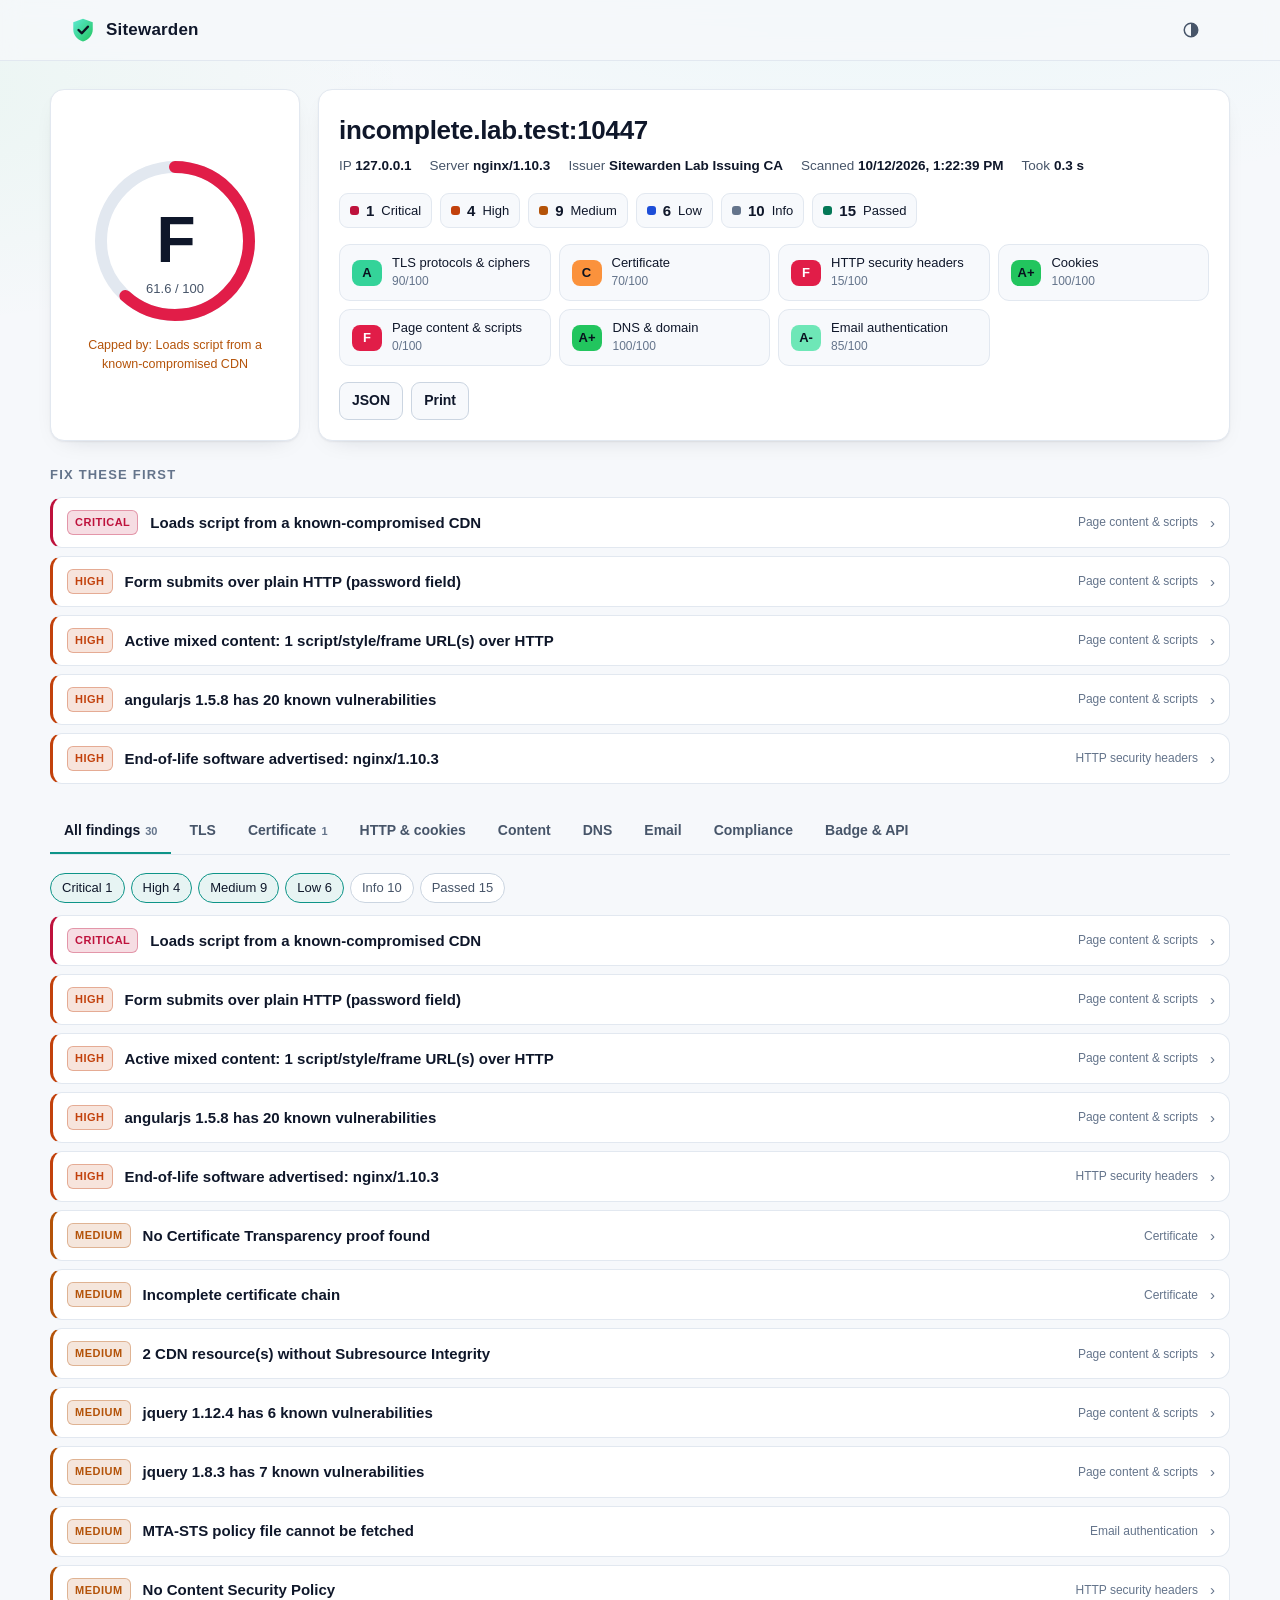
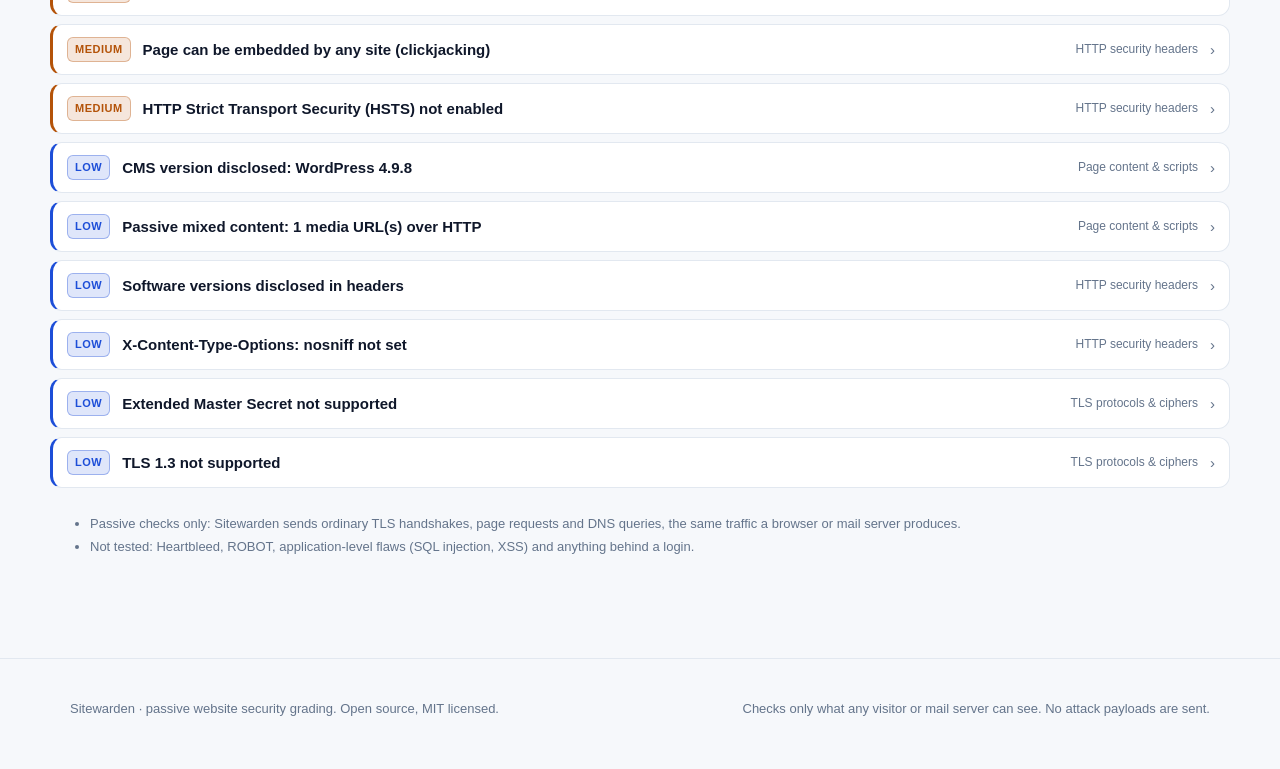
<file: lab/results/incomplete.html>
<!doctype html>
<html lang="en" data-standalone="1">
<head>
<meta charset="utf-8">
<meta name="viewport" content="width=device-width, initial-scale=1">
<title>incomplete.lab.test · F · Sitewarden report</title>
<style>/* Sitewarden UI. No external fonts or assets: the app serves itself under a strict CSP. */
:root {
  --bg: #0a0f1a;
  --bg-2: #0e1524;
  --panel: #121a2b;
  --panel-2: #172036;
  --line: #233049;
  --line-2: #2c3b5a;
  --text: #e6edf7;
  --muted: #94a3bd;
  --faint: #64748b;
  --accent: #5eead4;
  --accent-2: #22c55e;
  --link: #7dd3fc;
  --crit: #ff4d6d;
  --high: #ff6b4a;
  --med: #f5b544;
  --low: #60a5fa;
  --info: #94a3b8;
  --pass: #34d399;
  --g-ap: #22c55e; --g-a: #34d399; --g-am: #6ee7b7; --g-b: #facc15; --g-c: #fb923c;
  --g-d: #f87171; --g-e: #ef4444; --g-f: #e11d48;
  --radius: 14px;
  --mono: ui-monospace, "SF Mono", "Cascadia Code", "JetBrains Mono", Menlo, Consolas, monospace;
  --sans: ui-sans-serif, -apple-system, "Segoe UI", Inter, Roboto, "Helvetica Neue", Arial, sans-serif;
  --shadow: 0 1px 0 rgba(255,255,255,.03) inset, 0 10px 30px -12px rgba(0,0,0,.6);
}
@media (prefers-color-scheme: light) {
  :root:not([data-theme="dark"]) {
    --bg: #f6f8fb; --bg-2: #eef2f7; --panel: #ffffff; --panel-2: #f7f9fc; --line: #e2e8f0; --line-2: #cbd5e1;
    --text: #0f172a; --muted: #475569; --faint: #64748b; --accent: #0d9488; --accent-2: #16a34a; --link: #0369a1;
    --crit: #be123c; --high: #c2410c; --med: #b45309; --low: #1d4ed8; --info: #64748b; --pass: #047857;
    --shadow: 0 1px 2px rgba(15,23,42,.06), 0 8px 24px -16px rgba(15,23,42,.25);
  }
}
:root[data-theme="light"] {
  --bg: #f6f8fb; --bg-2: #eef2f7; --panel: #ffffff; --panel-2: #f7f9fc; --line: #e2e8f0; --line-2: #cbd5e1;
  --text: #0f172a; --muted: #475569; --faint: #64748b; --accent: #0d9488; --accent-2: #16a34a; --link: #0369a1;
  --crit: #be123c; --high: #c2410c; --med: #b45309; --low: #1d4ed8; --info: #64748b; --pass: #047857;
  --shadow: 0 1px 2px rgba(15,23,42,.06), 0 8px 24px -16px rgba(15,23,42,.25);
}

* { box-sizing: border-box; }
html { -webkit-text-size-adjust: 100%; }
body {
  margin: 0; background: var(--bg); color: var(--text); font: 15px/1.55 var(--sans);
  background-image: radial-gradient(1200px 500px at 70% -10%, rgba(94,234,212,.08), transparent 60%),
                    radial-gradient(900px 400px at -10% 10%, rgba(34,197,94,.06), transparent 60%);
  background-attachment: fixed; min-height: 100vh;
}
a { color: var(--link); text-decoration: none; }
a:hover { text-decoration: underline; }
code, pre, .mono { font-family: var(--mono); font-size: 12.5px; }
button { font: inherit; color: inherit; }
:focus-visible { outline: 2px solid var(--accent); outline-offset: 2px; border-radius: 6px; }
.noscript { padding: 24px; }

/* ---------- layout ---------- */
.wrap { max-width: 1180px; margin: 0 auto; padding: 0 20px; }
header.top { position: sticky; top: 0; z-index: 20; backdrop-filter: blur(10px);
  background: color-mix(in srgb, var(--bg) 82%, transparent); border-bottom: 1px solid var(--line); }
header.top .wrap { display: flex; align-items: center; gap: 16px; height: 60px; }
.brand { display: flex; align-items: center; gap: 10px; font-weight: 700; letter-spacing: .2px; color: var(--text); font-size: 17px; }
.brand:hover { text-decoration: none; }
.brand svg { width: 26px; height: 26px; }
.top nav { margin-left: auto; display: flex; gap: 6px; align-items: center; }
.top nav a, .icon-btn { color: var(--muted); padding: 6px 10px; border-radius: 8px; font-size: 14px; background: none; border: 0; cursor: pointer; }
.top nav a:hover, .icon-btn:hover { background: var(--panel-2); color: var(--text); text-decoration: none; }
.top .mini-form { display: none; }
.top .mini-form input { width: 220px; }
@media (min-width: 900px) { body.on-scan .top .mini-form { display: flex; } }
footer { color: var(--faint); font-size: 13px; padding: 40px 0 50px; border-top: 1px solid var(--line); margin-top: 60px; }
footer .wrap { display: flex; gap: 20px; flex-wrap: wrap; justify-content: space-between; }

/* ---------- hero ---------- */
.hero { padding: 72px 0 36px; text-align: center; }
.eyebrow { display: inline-flex; gap: 8px; align-items: center; color: var(--accent); font-weight: 600; font-size: 13px;
  border: 1px solid color-mix(in srgb, var(--accent) 35%, transparent); padding: 4px 12px; border-radius: 99px;
  background: color-mix(in srgb, var(--accent) 8%, transparent); }
.hero h1 { font-size: clamp(32px, 5.5vw, 56px); line-height: 1.08; margin: 18px auto 14px; max-width: 880px; letter-spacing: -1px; }
.hero h1 .grad { background: linear-gradient(90deg, var(--accent), var(--accent-2)); -webkit-background-clip: text; background-clip: text; color: transparent; }
.hero p.lead { color: var(--muted); font-size: 18px; max-width: 700px; margin: 0 auto 30px; }
form.scan-form { display: flex; gap: 10px; max-width: 640px; margin: 0 auto; }
.scan-form input, .mini-form input {
  flex: 1; min-width: 0; background: var(--panel); color: var(--text); border: 1px solid var(--line-2);
  border-radius: 12px; padding: 14px 16px; font: 16px var(--sans); box-shadow: var(--shadow);
}
.mini-form input { padding: 7px 12px; font-size: 14px; border-radius: 9px; }
.scan-form input::placeholder { color: var(--faint); }
.btn { background: linear-gradient(180deg, color-mix(in srgb, var(--accent) 92%, white), var(--accent));
  color: #04201c; border: 0; border-radius: 12px; padding: 0 22px; font-weight: 700; cursor: pointer; white-space: nowrap; }
.btn:hover { filter: brightness(1.06); }
.btn[disabled] { opacity: .6; cursor: progress; }
.btn.small { padding: 7px 12px; border-radius: 9px; font-size: 14px; }
.btn.ghost { background: var(--panel-2); color: var(--text); border: 1px solid var(--line-2); font-weight: 600; }
.form-hint { color: var(--faint); font-size: 13px; margin-top: 12px; }
.form-hint label { display: inline-flex; gap: 6px; align-items: center; cursor: pointer; }
.examples { margin-top: 16px; display: flex; gap: 8px; justify-content: center; flex-wrap: wrap; }
.chip { border: 1px solid var(--line-2); background: var(--panel); color: var(--muted); padding: 4px 11px; border-radius: 99px; font-size: 13px; cursor: pointer; }
.chip:hover { color: var(--text); border-color: var(--accent); }
.error-box { max-width: 640px; margin: 16px auto 0; padding: 12px 14px; border-radius: 10px; color: var(--crit);
  border: 1px solid color-mix(in srgb, var(--crit) 40%, transparent); background: color-mix(in srgb, var(--crit) 8%, transparent); }

.features { display: grid; grid-template-columns: repeat(auto-fit, minmax(240px, 1fr)); gap: 14px; margin: 56px 0 20px; }
.feature { background: var(--panel); border: 1px solid var(--line); border-radius: var(--radius); padding: 18px; box-shadow: var(--shadow); }
.feature h3 { margin: 8px 0 6px; font-size: 15px; }
.feature p { margin: 0; color: var(--muted); font-size: 14px; }
.feature .ico { width: 34px; height: 34px; border-radius: 9px; display: grid; place-items: center; font-size: 17px;
  background: color-mix(in srgb, var(--accent) 12%, transparent); color: var(--accent); }
.section-title { font-size: 13px; text-transform: uppercase; letter-spacing: 1.2px; color: var(--faint); margin: 38px 0 12px; font-weight: 700; }
.recent { display: grid; grid-template-columns: repeat(auto-fill, minmax(230px, 1fr)); gap: 10px; }
.recent a { display: flex; align-items: center; gap: 12px; background: var(--panel); border: 1px solid var(--line); border-radius: 12px; padding: 10px 12px; color: var(--text); }
.recent a:hover { border-color: var(--line-2); text-decoration: none; background: var(--panel-2); }
.recent .host { overflow: hidden; text-overflow: ellipsis; white-space: nowrap; font-weight: 600; font-size: 14px; }
.recent .when { color: var(--faint); font-size: 12px; }

/* ---------- grade pills ---------- */
.pill { display: inline-grid; place-items: center; min-width: 34px; height: 30px; padding: 0 7px; border-radius: 8px; font-weight: 800; color: #08111f; font-size: 14px; }
.g-Ap { background: var(--g-ap); } .g-A { background: var(--g-a); } .g-Am { background: var(--g-am); }
.g-B { background: var(--g-b); } .g-C { background: var(--g-c); } .g-D { background: var(--g-d); }
.g-E { background: var(--g-e); color: #fff; } .g-F { background: var(--g-f); color: #fff; } .g-x { background: var(--line-2); color: var(--text); }

/* ---------- progress ---------- */
.progress-card { max-width: 720px; margin: 50px auto; background: var(--panel); border: 1px solid var(--line); border-radius: var(--radius); padding: 26px; box-shadow: var(--shadow); }
.progress-card h2 { margin: 0 0 4px; font-size: 22px; }
.progress-card .sub { color: var(--muted); margin-bottom: 18px; }
.stages { list-style: none; padding: 0; margin: 0; display: grid; gap: 4px; }
.stages li { display: flex; align-items: center; gap: 12px; padding: 9px 10px; border-radius: 10px; color: var(--faint); }
.stages li.active { color: var(--text); background: var(--panel-2); }
.stages li.done { color: var(--muted); }
.stages .dot { width: 18px; height: 18px; border-radius: 50%; border: 2px solid var(--line-2); flex: none; display: grid; place-items: center; font-size: 11px; }
.stages li.done .dot { background: var(--pass); border-color: var(--pass); color: #04201c; }
.stages li.active .dot { border-color: var(--accent); border-top-color: transparent; animation: spin .8s linear infinite; }
.stages .msg { font-size: 13px; color: var(--faint); margin-left: auto; text-align: right; }
.bar { height: 4px; background: var(--line); border-radius: 4px; overflow: hidden; margin: 18px 0 0; }
.bar > span { display: block; height: 100%; background: linear-gradient(90deg, var(--accent), var(--accent-2)); transition: width .4s ease; }
@keyframes spin { to { transform: rotate(360deg); } }

/* ---------- report: summary ---------- */
.report { padding: 28px 0; }
.summary { display: grid; grid-template-columns: 250px 1fr; gap: 18px; }
@media (max-width: 860px) { .summary { grid-template-columns: 1fr; } }
.card { background: var(--panel); border: 1px solid var(--line); border-radius: var(--radius); box-shadow: var(--shadow); }
.card.pad { padding: 20px; }
.grade-card { display: flex; flex-direction: column; align-items: center; justify-content: center; padding: 24px 16px; text-align: center; }
.ring { position: relative; width: 170px; height: 170px; }
.ring svg { transform: rotate(-90deg); }
.ring .letter { position: absolute; inset: 0; display: grid; place-items: center; font-size: 64px; font-weight: 800; letter-spacing: -2px; }
.ring .score { position: absolute; left: 0; right: 0; bottom: 26px; font-size: 13px; color: var(--muted); }
.grade-card .capped { margin-top: 10px; font-size: 12.5px; color: var(--med); max-width: 220px; }
.target-card h1 { margin: 0; font-size: 26px; word-break: break-all; letter-spacing: -.3px; }
.target-card .meta { color: var(--muted); font-size: 13.5px; display: flex; gap: 6px 18px; flex-wrap: wrap; margin: 6px 0 16px; }
.target-card .meta b { color: var(--text); font-weight: 600; }
.counts { display: flex; gap: 8px; flex-wrap: wrap; margin-bottom: 16px; }
.count { display: flex; align-items: center; gap: 7px; padding: 5px 10px; border-radius: 9px; background: var(--panel-2); border: 1px solid var(--line); font-size: 13px; cursor: pointer; }
.count b { font-size: 15px; }
.count .sw { width: 9px; height: 9px; border-radius: 3px; }
.cats { display: grid; grid-template-columns: repeat(auto-fill, minmax(190px, 1fr)); gap: 8px; }
.cat { display: flex; align-items: center; gap: 10px; padding: 10px 12px; background: var(--panel-2); border: 1px solid var(--line); border-radius: 11px; cursor: pointer; text-align: left; }
.cat:hover { border-color: var(--line-2); }
.cat .lbl { font-size: 13px; line-height: 1.25; }
.cat .sc { font-size: 12px; color: var(--faint); }
.cat .pill { min-width: 30px; height: 26px; font-size: 13px; }
.actions { display: flex; gap: 8px; flex-wrap: wrap; margin-top: 16px; }

.top-issues { margin-top: 18px; }
.top-issues h2, .panel h2 { font-size: 17px; margin: 0 0 12px; }

/* ---------- tabs ---------- */
.tabs { display: flex; gap: 4px; overflow-x: auto; border-bottom: 1px solid var(--line); margin: 26px 0 18px; scrollbar-width: thin; }
.tab { background: none; border: 0; padding: 10px 14px; cursor: pointer; color: var(--muted); border-bottom: 2px solid transparent; white-space: nowrap; font-weight: 600; font-size: 14px; }
.tab:hover { color: var(--text); }
.tab.on { color: var(--text); border-bottom-color: var(--accent); }
.tab .n { font-size: 11px; color: var(--faint); margin-left: 5px; }

/* ---------- findings ---------- */
.filters { display: flex; gap: 6px; flex-wrap: wrap; margin-bottom: 12px; align-items: center; }
.filters .chip.on { color: var(--text); border-color: var(--accent); background: color-mix(in srgb, var(--accent) 10%, var(--panel)); }
.filters .spacer { flex: 1; }
.findings { display: grid; gap: 8px; }
.finding { background: var(--panel); border: 1px solid var(--line); border-left: 3px solid var(--sev); border-radius: 12px; }
.finding > button { display: flex; width: 100%; gap: 12px; align-items: center; padding: 12px 14px; background: none; border: 0; cursor: pointer; text-align: left; }
.finding .title { font-weight: 600; flex: 1; }
.finding .catname { color: var(--faint); font-size: 12px; white-space: nowrap; }
.finding .chev { color: var(--faint); transition: transform .15s; }
.finding.open .chev { transform: rotate(90deg); }
.finding .body { display: none; padding: 0 16px 16px 16px; border-top: 1px solid var(--line); }
.finding.open .body { display: block; }
.finding .body p { margin: 12px 0 0; color: var(--muted); }
.sev { --sev: var(--info); }
.sev-critical { --sev: var(--crit); } .sev-high { --sev: var(--high); } .sev-medium { --sev: var(--med); }
.sev-low { --sev: var(--low); } .sev-info { --sev: var(--info); } .sev-pass { --sev: var(--pass); }
.badge { font-size: 11px; font-weight: 800; letter-spacing: .5px; text-transform: uppercase; padding: 3px 7px; border-radius: 6px;
  color: var(--sev); background: color-mix(in srgb, var(--sev) 14%, transparent); border: 1px solid color-mix(in srgb, var(--sev) 35%, transparent); white-space: nowrap; }
.kv { display: grid; grid-template-columns: 110px 1fr; gap: 6px 12px; margin-top: 12px; font-size: 14px; }
.kv > div:nth-child(odd) { color: var(--faint); font-size: 13px; }
.evidence { font-family: var(--mono); font-size: 12.5px; background: var(--bg-2); border: 1px solid var(--line); border-radius: 8px; padding: 8px 10px; word-break: break-word; white-space: pre-wrap; color: var(--text); }
.fix { color: var(--pass); }
.tags { display: flex; gap: 5px; flex-wrap: wrap; }
.tag { font-size: 11.5px; font-family: var(--mono); padding: 2px 6px; border-radius: 5px; background: var(--panel-2); border: 1px solid var(--line); color: var(--muted); }
.snips { margin-top: 12px; border: 1px solid var(--line); border-radius: 10px; overflow: hidden; }
.snips .bar2 { display: flex; gap: 2px; background: var(--panel-2); border-bottom: 1px solid var(--line); padding: 4px; align-items: center; }
.snips .bar2 button { background: none; border: 0; padding: 4px 9px; border-radius: 6px; cursor: pointer; color: var(--muted); font-size: 12.5px; }
.snips .bar2 button.on { background: var(--panel); color: var(--text); }
.snips .bar2 .copy { margin-left: auto; }
.snips pre { margin: 0; padding: 12px; overflow-x: auto; background: var(--bg-2); font-size: 12.5px; }
.empty { color: var(--faint); padding: 18px; text-align: center; border: 1px dashed var(--line-2); border-radius: 12px; }

/* ---------- detail panels ---------- */
.grid2 { display: grid; grid-template-columns: repeat(auto-fit, minmax(330px, 1fr)); gap: 14px; }
.panel { background: var(--panel); border: 1px solid var(--line); border-radius: var(--radius); padding: 18px; box-shadow: var(--shadow); min-width: 0; }
.panel + .panel { margin-top: 0; }
.stack { display: grid; gap: 14px; }
table.t { width: 100%; border-collapse: collapse; font-size: 13.5px; }
table.t th { text-align: left; color: var(--faint); font-weight: 600; font-size: 12px; text-transform: uppercase; letter-spacing: .6px; padding: 6px 8px; border-bottom: 1px solid var(--line); }
table.t td { padding: 7px 8px; border-bottom: 1px solid var(--line); vertical-align: top; word-break: break-word; }
table.t tr:last-child td { border-bottom: 0; }
.scroll-x { overflow-x: auto; }
.yes { color: var(--pass); font-weight: 600; } .no { color: var(--faint); } .bad { color: var(--crit); font-weight: 600; } .warn { color: var(--med); font-weight: 600; }
.strength { font-size: 11px; font-weight: 700; padding: 2px 6px; border-radius: 5px; text-transform: uppercase; letter-spacing: .4px; }
.strength.strong { color: var(--pass); background: color-mix(in srgb, var(--pass) 14%, transparent); }
.strength.acceptable { color: var(--low); background: color-mix(in srgb, var(--low) 14%, transparent); }
.strength.weak { color: var(--med); background: color-mix(in srgb, var(--med) 14%, transparent); }
.strength.insecure { color: var(--crit); background: color-mix(in srgb, var(--crit) 14%, transparent); }
.proto-grid { display: grid; grid-template-columns: repeat(auto-fill, minmax(120px, 1fr)); gap: 8px; }
.proto { border: 1px solid var(--line); border-radius: 10px; padding: 10px; background: var(--panel-2); }
.proto .n { font-weight: 700; } .proto .s { font-size: 13px; }
.chain { display: grid; gap: 8px; }
.cert { border: 1px solid var(--line); border-radius: 11px; padding: 12px; background: var(--panel-2); position: relative; }
.cert .who { font-weight: 700; word-break: break-all; }
.cert .sub2 { color: var(--muted); font-size: 13px; }
.chain .arrow { text-align: center; color: var(--faint); font-size: 13px; line-height: 1; }
.flow { display: flex; flex-wrap: wrap; gap: 6px; align-items: center; font-family: var(--mono); font-size: 12.5px; }
.flow .hop { background: var(--panel-2); border: 1px solid var(--line); border-radius: 8px; padding: 4px 8px; word-break: break-all; }
.flow .st { color: var(--faint); }
.tree { font-family: var(--mono); font-size: 12.5px; }
.tree ul { list-style: none; margin: 0; padding-left: 18px; border-left: 1px dashed var(--line-2); }
.tree > ul { padding-left: 0; border: 0; }
.tree li { margin: 4px 0; }
.tree .rec { color: var(--muted); word-break: break-all; }
.comp { display: flex; gap: 12px; padding: 12px 0; border-bottom: 1px solid var(--line); }
.comp:last-child { border-bottom: 0; }
.comp .mark { font-size: 18px; width: 22px; flex: none; }
.comp ul { margin: 4px 0 0; padding-left: 18px; color: var(--muted); font-size: 13.5px; }
.note { color: var(--faint); font-size: 13px; }
.dl { display: grid; grid-template-columns: max-content 1fr; gap: 6px 16px; font-size: 13.5px; }
.dl dt { color: var(--faint); } .dl dd { margin: 0; word-break: break-word; }
.copyline { display: flex; gap: 8px; align-items: center; margin-top: 8px; }
.copyline input { flex: 1; min-width: 0; background: var(--bg-2); border: 1px solid var(--line); color: var(--text); border-radius: 8px; padding: 7px 10px; font: 12.5px var(--mono); }
.toast { position: fixed; bottom: 22px; left: 50%; transform: translateX(-50%); background: var(--panel-2); border: 1px solid var(--line-2); padding: 9px 16px; border-radius: 10px; box-shadow: var(--shadow); font-size: 14px; z-index: 50; }
.limits { margin-top: 26px; color: var(--faint); font-size: 13px; }
.limits li { margin: 3px 0; }

@media (max-width: 640px) {
  .wrap { padding: 0 14px; }
  form.scan-form { flex-direction: column; }
  .btn { padding: 12px 18px; }
  .hero { padding-top: 44px; }
  .kv { grid-template-columns: 1fr; }
  .stages .msg { display: none; }
}
@media print {
  header.top, footer, .tabs, .filters, .actions, form { display: none !important; }
  body { background: #fff; color: #000; }
  .finding .body { display: block !important; }
}

.stack { display: flex; flex-direction: column; gap: 14px; }
.strength { white-space: nowrap; }
.icon-btn svg { display: block; }
</style>
</head>
<body>
<div id="app"></div>
<script type="application/json" id="report-data">{"tool": "sitewarden", "version": "1.0.0", "target": "incomplete.lab.test", "port": 10447, "scanned_at": "2026-10-12T13:22:39+00:00", "notes": [], "errors": {}, "ip": "127.0.0.1", "registrable_domain": "lab.test", "http": {"https_chain": [{"url": "https://incomplete.lab.test:10447/", "status": 200, "error": null, "location": null, "elapsed_ms": 10, "tls": null}], "http_chain": [], "hsts_preloaded": false, "hsts_preload_entry": null, "http_redirects": [], "https_redirects": [{"url": "https://incomplete.lab.test:10447/", "status": 200, "error": null}], "http_listening": false, "hsts": null, "status": 200, "url": "https://incomplete.lab.test:10447/", "cors": {"allow_origin": null, "allow_credentials": false, "reflects_origin": false}, "technology": {"server": "nginx/1.10.3", "frameworks": ["WordPress 4.9.8"]}, "response_headers": [["Server", "nginx/1.10.3"], ["Date", "Mon, 12 Oct 2026 13:22:39 GMT"], ["Content-Type", "text/html"], ["Content-Length", "647"], ["Last-Modified", "Mon, 12 Oct 2026 13:22:36 GMT"], ["Connection", "close"], ["ETag", "\"6accdf1c-287\""], ["Accept-Ranges", "bytes"]], "final_url": "https://incomplete.lab.test:10447/", "csp": {"level": "none", "policies": []}, "security_txt": {"present": false}}, "cookies": [], "content": {"resources": 6, "inline_scripts": 0, "inline_event_handlers": 0, "forms": 1, "third_party_script_hosts": ["cdn.polyfill.io", "cdnjs.cloudflare.com", "code.jquery.com"], "scripts": ["https://code.jquery.com/jquery-1.12.4.min.js", "https://cdnjs.cloudflare.com/ajax/libs/angular.js/1.5.8/angular.min.js", "https://incomplete.lab.test:10447/js/legacy.js", "https://cdn.polyfill.io/v3/polyfill.min.js"], "libraries": [{"library": "jquery", "version": "1.12.4", "source": "https://code.jquery.com/jquery-1.12.4.min.js", "method": "cdn-url", "vulnerabilities": [{"severity": "medium", "summary": "parseHTML() executes scripts in event handlers", "cve": [], "ghsa": null, "below": "2.2.0", "info": ["http://research.insecurelabs.org/jquery/test/", "https://bugs.jquery.com/ticket/11974"]}, {"severity": "low", "summary": "jQuery 1.x and 2.x are End-of-Life and no longer receiving security updates", "cve": [], "ghsa": null, "below": "2.999.999", "info": ["https://github.com/jquery/jquery.com/issues/162"]}, {"severity": "medium", "summary": "3rd party CORS request may execute", "cve": ["CVE-2015-9251"], "ghsa": "GHSA-rmxg-73gg-4p98", "below": "3.0.0-beta1", "info": ["http://blog.jquery.com/2016/01/08/jquery-2-2-and-1-12-released/", "http://research.insecurelabs.org/jquery/test/", "https://github.com/advisories/GHSA-rmxg-73gg-4p98"]}, {"severity": "medium", "summary": "jQuery before 3.4.0, as used in Drupal, Backdrop CMS, and other products, mishandles jQuery.extend(true, {}, ...) because of Object.prototype pollution", "cve": ["CVE-2019-11358"], "ghsa": "GHSA-6c3j-c64m-qhgq", "below": "3.4.0", "info": ["https://blog.jquery.com/2019/04/10/jquery-3-4-0-released/", "https://github.com/jquery/jquery/commit/753d591aea698e57d6db58c9f722cd0808619b1b", "https://nvd.nist.gov/vuln/detail/CVE-2019-11358"]}, {"severity": "medium", "summary": "passing HTML containing <option> elements from untrusted sources - even after sanitizing it - to one of jQuery's DOM manipulation methods (i.e. .html(), .append(), and others) may execute untrusted code.", "cve": ["CVE-2020-11023"], "ghsa": "GHSA-jpcq-cgw6-v4j6", "below": "3.5.0", "info": ["https://blog.jquery.com/2020/04/10/jquery-3-5-0-released/"]}, {"severity": "medium", "summary": "Regex in its jQuery.htmlPrefilter sometimes may introduce XSS", "cve": ["CVE-2020-11022"], "ghsa": "GHSA-gxr4-xjj5-5px2", "below": "3.5.0", "info": ["https://blog.jquery.com/2020/04/10/jquery-3-5-0-released/"]}], "worst": "medium"}, {"library": "angularjs", "version": "1.5.8", "source": "https://cdnjs.cloudflare.com/ajax/libs/angular.js/1.5.8/angular.min.js", "method": "cdn-url", "vulnerabilities": [{"severity": "medium", "summary": "Cross-Site Scripting via JSONP", "cve": [], "ghsa": "GHSA-28hp-fgcr-2r4h", "below": "1.6.0", "info": ["https://github.com/advisories/GHSA-28hp-fgcr-2r4h"]}, {"severity": "medium", "summary": "DOS in $sanitize", "cve": [], "ghsa": null, "below": "1.6.3", "info": ["https://github.com/angular/angular.js/blob/master/CHANGELOG.md", "https://github.com/angular/angular.js/pull/15699"]}, {"severity": "medium", "summary": "Universal CSP bypass via add-on in Firefox", "cve": [], "ghsa": null, "below": "1.6.3", "info": ["http://pastebin.com/raw/kGrdaypP", "https://github.com/mozilla/addons-linter/issues/1000#issuecomment-282083435"]}, {"severity": "low", "summary": "XSS in $sanitize in Safari/Firefox", "cve": [], "ghsa": null, "below": "1.6.5", "info": ["https://github.com/angular/angular.js/commit/8f31f1ff43b673a24f84422d5c13d6312b2c4d94"]}, {"severity": "low", "summary": "XSS through SVG if enableSvg is set", "cve": [], "ghsa": null, "below": "1.6.9", "info": ["https://github.com/angular/angular.js/blob/master/CHANGELOG.md#169-fiery-basilisk-2018-02-02", "https://vulnerabledoma.in/ngSanitize1.6.8_bypass.html"]}, {"severity": "high", "summary": "Prototype pollution", "cve": ["CVE-2019-10768"], "ghsa": "GHSA-89mq-4x47-5v83", "below": "1.7.9", "info": ["https://github.com/angular/angular.js/blob/master/CHANGELOG.md#179-pollution-eradication-2019-11-19", "https://github.com/angular/angular.js/commit/726f49dcf6c23106ddaf5cfd5e2e592841db743a"]}, {"severity": "medium", "summary": "XSS via JQLite DOM manipulation functions in AngularJS", "cve": [], "ghsa": "GHSA-5cp4-xmrw-59wf", "below": "1.8.0", "info": ["https://github.com/advisories/GHSA-5cp4-xmrw-59wf"]}, {"severity": "medium", "summary": "XSS may be triggered in AngularJS applications that sanitize user-controlled HTML snippets before passing them to JQLite methods like JQLite.prepend, JQLite.after, JQLite.append, JQLite.replaceWith, JQLite.append, new JQLite and angular.element.", "cve": ["CVE-2020-7676"], "ghsa": "GHSA-mhp6-pxh8-r675", "below": "1.8.0", "info": ["https://github.com/advisories/GHSA-5cp4-xmrw-59wf", "https://nvd.nist.gov/vuln/detail/CVE-2020-7676"]}, {"severity": "medium", "summary": "angular vulnerable to regular expression denial of service via the $resource service", "cve": ["CVE-2023-26117"], "ghsa": "GHSA-2qqx-w9hr-q5gx", "below": "1.8.4", "info": ["https://github.com/advisories/GHSA-2qqx-w9hr-q5gx"]}, {"severity": "medium", "summary": "angular vulnerable to regular expression denial of service via the angular.copy() utility", "cve": ["CVE-2023-26116"], "ghsa": "GHSA-2vrf-hf26-jrp5", "below": "1.8.4", "info": ["https://github.com/advisories/GHSA-2vrf-hf26-jrp5"]}, {"severity": "medium", "summary": "Angular (deprecated package) Cross-site Scripting", "cve": ["CVE-2022-25869"], "ghsa": "GHSA-prc3-vjfx-vhm9", "below": "1.8.4", "info": ["https://github.com/advisories/GHSA-prc3-vjfx-vhm9"]}, {"severity": "medium", "summary": "angular vulnerable to regular expression denial of service via the <input type=\"url\"> element", "cve": ["CVE-2023-26118"], "ghsa": "GHSA-qwqh-hm9m-p5hr", "below": "1.8.4", "info": ["https://github.com/advisories/GHSA-qwqh-hm9m-p5hr"]}, {"severity": "low", "summary": "AngularJS improperly sanitizes SVG elements", "cve": ["CVE-2025-0716"], "ghsa": "GHSA-j58c-ww9w-pwp5", "below": "1.8.4", "info": ["https://github.com/advisories/GHSA-j58c-ww9w-pwp5", "https://nvd.nist.gov/vuln/detail/CVE-2025-0716", "https://codepen.io/herodevs/pen/qEWQmpd/a86a0d29310e12c7a3756768e6c7b915"]}, {"severity": "low", "summary": "AngularJS allows attackers to bypass common image source restrictions", "cve": ["CVE-2024-8373"], "ghsa": "GHSA-mqm9-c95h-x2p6", "below": "1.8.4", "info": ["https://github.com/advisories/GHSA-mqm9-c95h-x2p6", "https://nvd.nist.gov/vuln/detail/CVE-2024-8373", "https://codepen.io/herodevs/full/bGPQgMp/8da9ce87e99403ee13a295c305ebfa0b"]}, {"severity": "high", "summary": "Angular's deprecated package has a Cross-Site Scripting issue", "cve": ["CVE-2026-11998"], "ghsa": "GHSA-7x27-g8rg-x87w", "below": "1.8.4", "info": ["https://access.redhat.com/security/cve/CVE-2026-11998", "https://bugzilla.redhat.com/show_bug.cgi?id=2492579", "https://codepen.io/herodevs/pen/JobQdmz/5b3896f56fab66f20cd25e698cf3faa8"]}, {"severity": "high", "summary": "angular vulnerable to super-linear runtime due to backtracking", "cve": ["CVE-2024-21490"], "ghsa": "GHSA-4w4v-5hc9-xrr2", "below": "1.8.4", "info": ["https://github.com/advisories/GHSA-4w4v-5hc9-xrr2", "https://nvd.nist.gov/vuln/detail/CVE-2024-21490", "https://github.com/angular/angular.js"]}, {"severity": "low", "summary": "AngularJS allows attackers to bypass common image source restrictions", "cve": ["CVE-2024-8372"], "ghsa": "GHSA-m9gf-397r-hwpg", "below": "1.8.4", "info": ["https://github.com/advisories/GHSA-m9gf-397r-hwpg", "https://nvd.nist.gov/vuln/detail/CVE-2024-8372", "https://codepen.io/herodevs/full/xxoQRNL/0072e627abe03e9cda373bc75b4c1017"]}, {"severity": "medium", "summary": "AngularJS Incomplete Filtering of Special Elements vulnerability", "cve": ["CVE-2025-2336"], "ghsa": "GHSA-4p4w-6hg8-63wx", "below": "1.8.4", "info": ["https://github.com/advisories/GHSA-4p4w-6hg8-63wx", "https://nvd.nist.gov/vuln/detail/CVE-2025-2336", "https://codepen.io/herodevs/pen/bNGYaXx/412a3a4218387479898912f60c269c6c"]}, {"severity": "medium", "summary": "AngularJS Regular expression Denial of Service (ReDoS)", "cve": ["CVE-2025-4690"], "ghsa": "GHSA-hfff-63hg-f47j", "below": "1.9.9", "info": ["https://github.com/advisories/GHSA-hfff-63hg-f47j", "https://nvd.nist.gov/vuln/detail/CVE-2025-4690", "https://codepen.io/herodevs/pen/RNNEPzP/751b91eab7730dff277523f3d50e4b77"]}, {"severity": "low", "summary": "End-of-Life: Long term support for AngularJS has been discontinued as of December 31, 2021", "cve": [], "ghsa": null, "below": "1.999", "info": ["https://docs.angularjs.org/misc/version-support-status"]}], "worst": "high"}, {"library": "jquery", "version": "1.8.3", "source": "https://incomplete.lab.test:10447/js/legacy.js", "method": "filecontent", "vulnerabilities": [{"severity": "medium", "summary": "Selector interpreted as HTML", "cve": ["CVE-2012-6708"], "ghsa": "GHSA-2pqj-h3vj-pqgw", "below": "1.9.0b1", "info": ["http://bugs.jquery.com/ticket/11290", "http://research.insecurelabs.org/jquery/test/", "https://nvd.nist.gov/vuln/detail/CVE-2012-6708"]}, {"severity": "medium", "summary": "Versions of jQuery prior to 1.9.0 are vulnerable to Cross-Site Scripting (XSS). The load method fails to recognize and strip script tags containing whitespace in the closing tag (e.g. <\/script >), allowing enclosed script logic to execute and enabling attackers to run arbitrary JavaScript in a victim's browser.", "cve": ["CVE-2020-7656"], "ghsa": "GHSA-q4m3-2j7h-f7xw", "below": "1.9.0", "info": ["https://github.com/advisories/GHSA-q4m3-2j7h-f7xw", "https://nvd.nist.gov/vuln/detail/CVE-2020-7656", "https://research.insecurelabs.org/jquery/test/"]}, {"severity": "medium", "summary": "3rd party CORS request may execute", "cve": ["CVE-2015-9251"], "ghsa": "GHSA-rmxg-73gg-4p98", "below": "1.12.0", "info": ["http://blog.jquery.com/2016/01/08/jquery-2-2-and-1-12-released/", "http://research.insecurelabs.org/jquery/test/", "https://github.com/advisories/GHSA-rmxg-73gg-4p98"]}, {"severity": "medium", "summary": "parseHTML() executes scripts in event handlers", "cve": [], "ghsa": null, "below": "2.2.0", "info": ["http://research.insecurelabs.org/jquery/test/", "https://bugs.jquery.com/ticket/11974"]}, {"severity": "low", "summary": "jQuery 1.x and 2.x are End-of-Life and no longer receiving security updates", "cve": [], "ghsa": null, "below": "2.999.999", "info": ["https://github.com/jquery/jquery.com/issues/162"]}, {"severity": "medium", "summary": "jQuery before 3.4.0, as used in Drupal, Backdrop CMS, and other products, mishandles jQuery.extend(true, {}, ...) because of Object.prototype pollution", "cve": ["CVE-2019-11358"], "ghsa": "GHSA-6c3j-c64m-qhgq", "below": "3.4.0", "info": ["https://blog.jquery.com/2019/04/10/jquery-3-4-0-released/", "https://github.com/jquery/jquery/commit/753d591aea698e57d6db58c9f722cd0808619b1b", "https://nvd.nist.gov/vuln/detail/CVE-2019-11358"]}, {"severity": "medium", "summary": "passing HTML containing <option> elements from untrusted sources - even after sanitizing it - to one of jQuery's DOM manipulation methods (i.e. .html(), .append(), and others) may execute untrusted code.", "cve": ["CVE-2020-11023"], "ghsa": "GHSA-jpcq-cgw6-v4j6", "below": "3.5.0", "info": ["https://blog.jquery.com/2020/04/10/jquery-3-5-0-released/"]}], "worst": "medium"}]}, "dns": {"host": "incomplete.lab.test", "domain": "lab.test", "a": ["127.0.0.1"], "aaaa": [], "ns": ["ns2.lab.test.", "ns1.lab.test."], "ns_networks": ["192.0.2.0/24", "198.51.100.0/24"], "dnssec": {"domain": "lab.test", "status": "secure", "detail": "Chain of trust validated from the root: . -> test. -> lab.test.", "weak_algorithms": [], "resolver_ad": false, "chain": [{"zone": ".", "signed": true, "secure": true, "ds": [], "keys": ["ZSK 57325 ECDSAP256SHA256", "KSK 5262 ECDSAP256SHA256"], "algorithms": [], "error": null}, {"zone": "test.", "signed": true, "secure": true, "ds": ["19546 ECDSAP256SHA256 SHA-256"], "keys": ["KSK 19546 ECDSAP256SHA256", "ZSK 28529 ECDSAP256SHA256"], "algorithms": ["ECDSAP256SHA256"], "error": null}, {"zone": "lab.test.", "signed": true, "secure": true, "ds": ["27127 ECDSAP256SHA256 SHA-256"], "keys": ["ZSK 58462 ECDSAP256SHA256", "KSK 27127 ECDSAP256SHA256"], "algorithms": ["ECDSAP256SHA256"], "error": null}]}, "caa": {"name": "lab.test", "records": ["0 iodef \"mailto:security@lab.test\"", "0 issue \"letsencrypt.org\""]}}, "tls": {"host": "incomplete.lab.test", "ip": "127.0.0.1", "port": 10447, "reachable": true, "error": null, "protocols": {"TLS 1.3": false, "TLS 1.2": true, "TLS 1.1": false, "TLS 1.0": false, "SSL 3.0": false, "SSL 2.0": false}, "ciphers": {"TLS 1.2": [{"code": "0xC030", "name": "TLS_ECDHE_RSA_WITH_AES_256_GCM_SHA384", "openssl": "ECDHE-RSA-AES256-GCM-SHA384", "kx": "ECDHE", "auth": "RSA", "cipher": "AES_256_GCM", "bits": 256, "mac": "AEAD", "forward_secret": true, "aead": true, "strength": "strong"}, {"code": "0xC02F", "name": "TLS_ECDHE_RSA_WITH_AES_128_GCM_SHA256", "openssl": "ECDHE-RSA-AES128-GCM-SHA256", "kx": "ECDHE", "auth": "RSA", "cipher": "AES_128_GCM", "bits": 128, "mac": "AEAD", "forward_secret": true, "aead": true, "strength": "strong"}]}, "server_preference": {"TLS 1.2": false}, "groups": ["secp256r1"], "groups_tls12": ["secp256r1"], "post_quantum": [], "features": {"ocsp_stapling": false, "secure_renegotiation": true, "extended_master_secret": false, "session_tickets": true, "tls_compression": false, "heartbeat_extension": true, "fallback_scsv": null, "sct_tls_extension": false, "alpn": [], "tls13_downgrade_protection": null, "sni_required": false}, "sslv2_ciphers": [], "handshakes": 23, "notes": []}, "certificates": [{"auth": "RSA", "presented": [{"subject": "incomplete.lab.test", "subject_dn": "CN=incomplete.lab.test,O=Sitewarden Lab Site", "issuer": "Sitewarden Lab Issuing CA", "issuer_dn": "CN=Sitewarden Lab Issuing CA,O=Sitewarden Lab", "issuer_org": "Sitewarden Lab", "serial": "35f8a1cdc3f760ac8f938664fef1f7d8430b8c7f", "not_before": "2026-10-11T13:22:36+00:00", "not_after": "2027-01-09T13:22:36+00:00", "days_left": 88, "lifetime_days": 90, "key": "RSA 2048", "key_type": "RSA", "key_bits": 2048, "signature": "SHA256 with ecdsa-with-SHA256", "sha256": "89dffa283df1e81ef9564b18b71bb1c17e357d3d79c1148e9c9e6c437b7c8ec0", "spki_sha256": "da59f12ab6c14a0b3acba134ac567c49c577543a3e4067a43b9a4a0ea73d5ffc", "self_signed": false, "is_ca": false}], "leaf": {"subject": "incomplete.lab.test", "subject_dn": "CN=incomplete.lab.test,O=Sitewarden Lab Site", "issuer": "Sitewarden Lab Issuing CA", "issuer_dn": "CN=Sitewarden Lab Issuing CA,O=Sitewarden Lab", "issuer_org": "Sitewarden Lab", "serial": "35f8a1cdc3f760ac8f938664fef1f7d8430b8c7f", "not_before": "2026-10-11T13:22:36+00:00", "not_after": "2027-01-09T13:22:36+00:00", "days_left": 88, "lifetime_days": 90, "key": "RSA 2048", "key_type": "RSA", "key_bits": 2048, "signature": "SHA256 with ecdsa-with-SHA256", "sha256": "89dffa283df1e81ef9564b18b71bb1c17e357d3d79c1148e9c9e6c437b7c8ec0", "spki_sha256": "da59f12ab6c14a0b3acba134ac567c49c577543a3e4067a43b9a4a0ea73d5ffc", "self_signed": false, "is_ca": false}, "names": ["incomplete.lab.test"], "trusted": true, "trust_error": null, "path": ["incomplete.lab.test", "Sitewarden Lab Issuing CA", "Sitewarden Lab Root CA"], "aia_fetched": true, "hostname_ok": true, "validation": "DV", "scts": 0, "must_staple": false, "ocsp_urls": [], "crl_urls": [], "revocation": {"status": "not checked", "detail": "certificate lists no OCSP or CRL location"}}], "mozilla": {"modern": {"compliant": false, "problems": ["protocols not in profile: TLSv1.2", "TLS 1.3 missing", "2 TLS 1.2 suites outside the profile", "RSA certificate not allowed"], "oldest_clients": ["Firefox 63", "Android 10.0", "Chrome 70", "Edge 75", "Java 11", "OpenSSL 1.1.1", "Opera 57", "Safari 12.1"]}, "intermediate": {"compliant": false, "problems": ["TLS 1.3 missing"], "oldest_clients": ["Firefox 31.3.0", "Android 4.4.2", "Chrome 49", "Edge 15 on Windows 10", "IE 11 on Windows 10", "Java 8u161", "OpenSSL 1.0.1l", "Opera 20", "Safari 9"]}, "guidelines_version": 6.0}, "email": {"domain": "lab.test", "mx": ["mail.lab.test"], "null_mx": false, "spf": {"record": "v=spf1 ip4:192.0.2.0/24 include:_spf.lab.test. -all", "all": "-", "lookups": 1, "void_lookups": 0, "errors": [], "warnings": [], "includes": ["_spf.lab.test."], "tree": {"domain": "lab.test", "record": "v=spf1 ip4:192.0.2.0/24 include:_spf.lab.test. -all", "children": [{"domain": "_spf.lab.test.", "record": "v=spf1 ip4:198.51.100.0/24 -all", "children": []}]}}, "dmarc": {"record": "v=DMARC1; p=reject; rua=mailto:dmarc@lab.test; adkim=s; aspf=s", "tags": {"v": "DMARC1", "p": "reject", "rua": "mailto:dmarc@lab.test", "adkim": "s", "aspf": "s"}}, "dkim": [{"selector": "selector1", "record": "v=DKIM1; k=rsa; p=MIIBIjANBgkqhkiG9w0BAQEFAAOCAQ8AMIIBCgKCAQEA1gzUTpiFdjDi2BsrCQNBdUUmBv8efdyml92IS1LE2hp3qmGIUNLXT8s6MySLs0uo2xFGqI19ICxJQ6S6IvPAXGzO+C9yVxQNpjnNdHswLRSKL3XQXT6A3xX89CzBdVX05HRazCfoLR", "testing": false, "revoked": false, "key_type": "rsa", "bits": 2048}], "mta_sts": null}, "grade": "F", "score": 61.6, "categories": {"tls": {"label": "TLS protocols & ciphers", "score": 90, "grade": "A", "counts": {"critical": 0, "high": 0, "medium": 0, "low": 2, "info": 2, "pass": 5}, "skipped": false}, "certificate": {"label": "Certificate", "score": 70, "grade": "C", "counts": {"critical": 0, "high": 0, "medium": 2, "low": 0, "info": 0, "pass": 3}, "skipped": false}, "headers": {"label": "HTTP security headers", "score": 15, "grade": "F", "counts": {"critical": 0, "high": 1, "medium": 3, "low": 2, "info": 5, "pass": 0}, "skipped": false}, "cookies": {"label": "Cookies", "score": 100, "grade": "A+", "counts": {"critical": 0, "high": 0, "medium": 0, "low": 0, "info": 1, "pass": 0}, "skipped": false}, "content": {"label": "Page content & scripts", "score": 0, "grade": "F", "counts": {"critical": 1, "high": 3, "medium": 3, "low": 2, "info": 1, "pass": 0}, "skipped": false}, "dns": {"label": "DNS & domain", "score": 100, "grade": "A+", "counts": {"critical": 0, "high": 0, "medium": 0, "low": 0, "info": 1, "pass": 3}, "skipped": false}, "email": {"label": "Email authentication", "score": 85, "grade": "A-", "counts": {"critical": 0, "high": 0, "medium": 1, "low": 0, "info": 0, "pass": 4}, "skipped": false}}, "capped_by": ["Loads script from a known-compromised CDN"], "skipped": [], "compliance": {"pci_dss_4": {"name": "PCI DSS v4.0 req. 4.2.1 (strong cryptography in transit)", "compliant": true, "problems": []}, "nist_800_52r2": {"name": "NIST SP 800-52 Rev. 2 (US federal TLS guidelines)", "compliant": false, "problems": ["TLS 1.3 not supported (required since January 2024)"]}, "mozilla_modern": {"name": "Mozilla Modern profile (v6.0)", "compliant": false, "problems": ["protocols not in profile: TLSv1.2", "TLS 1.3 missing", "2 TLS 1.2 suites outside the profile", "RSA certificate not allowed"]}, "mozilla_intermediate": {"name": "Mozilla Intermediate profile (v6.0)", "compliant": false, "problems": ["TLS 1.3 missing"]}, "owasp_headers": {"name": "OWASP Secure Headers baseline", "compliant": false, "problems": ["missing or weak Strict-Transport-Security", "missing or weak Content-Security-Policy", "missing or weak frame-ancestors / X-Frame-Options", "missing or weak X-Content-Type-Options"]}, "bulk_sender": {"name": "Gmail / Yahoo bulk-sender authentication (2024)", "compliant": true, "problems": []}}, "findings": [{"id": "content.compromised_cdn", "category": "content", "severity": "critical", "title": "Loads script from a known-compromised CDN", "detail": "Sold in 2024 and used to inject malware into more than 100,000 sites (Sansec, June 2024). Whoever controls that host can run any code in your visitors' browsers.", "evidence": "https://cdn.polyfill.io/v3/polyfill.min.js, https://cdn.polyfill.io/v3/polyfill.min.js", "fix": "Remove the script tag immediately.", "snippets": {}, "refs": ["https://sansec.io/research/polyfill-supply-chain-attack"], "cap": "F", "tags": ["CWE-829", "CWE-506"]}, {"id": "content.form_http", "category": "content", "severity": "high", "title": "Form submits over plain HTTP (password field)", "detail": "Whatever the user types is sent unencrypted.", "evidence": "<form action=\"http://legacy.lab.test:10080/login\">", "fix": null, "snippets": {}, "refs": [], "cap": null, "tags": ["CWE-319"]}, {"id": "content.mixed_active", "category": "content", "severity": "high", "title": "Active mixed content: 1 script/style/frame URL(s) over HTTP", "detail": "Browsers block these, which breaks the page; where they are not blocked (older browsers, some WebViews) a network attacker can replace them and take over the page.", "evidence": "http://legacy.lab.test:10080/style.css", "fix": "Load every subresource over HTTPS.", "snippets": {}, "refs": [], "cap": null, "tags": ["CWE-319", "CWE-311"]}, {"id": "content.vulnerable_library", "category": "content", "severity": "high", "title": "angularjs 1.5.8 has 20 known vulnerabilities", "detail": "Angular (deprecated package) Cross-site Scripting; Angular's deprecated package has a Cross-Site Scripting issue; AngularJS Incomplete Filtering of Special Elements vulnerability; AngularJS Regular expression Denial of Service (ReDoS); AngularJS allows attackers to bypass common image source restrictions; AngularJS improperly sanitizes SVG elements; Cross-Site Scripting via JSONP; DOS in $sanitize", "evidence": "https://cdnjs.cloudflare.com/ajax/libs/angular.js/1.5.8/angular.min.js (cdn-url) | CVE-2019-10768, CVE-2020-7676, CVE-2022-25869, CVE-2023-26116, CVE-2023-26117, CVE-2023-26118", "fix": "Upgrade angularjs to 1.999 or later.", "snippets": {}, "refs": ["https://github.com/advisories/GHSA-28hp-fgcr-2r4h", "https://github.com/angular/angular.js/blob/master/CHANGELOG.md", "https://github.com/angular/angular.js/pull/15699"], "cap": null, "tags": ["CWE-1104", "OWASP A06:2021", "CVE-2019-10768", "CVE-2020-7676", "CVE-2022-25869", "CVE-2023-26116"]}, {"id": "hdr.eol_software", "category": "headers", "severity": "high", "title": "End-of-life software advertised: nginx/1.10.3", "detail": "nginx 1.10.3 is several years out of date. Known vulnerabilities in it will not be patched.", "evidence": "server: nginx/1.10.3", "fix": null, "snippets": {}, "refs": [], "cap": null, "tags": ["CWE-1104", "OWASP A06:2021"]}, {"id": "cert.ct", "category": "certificate", "severity": "medium", "title": "No Certificate Transparency proof found", "detail": "Chrome and Safari require SCTs for publicly trusted certificates. None are embedded, and none came in the TLS extension. They may still arrive in a stapled OCSP response.", "evidence": null, "fix": null, "snippets": {}, "refs": [], "cap": null, "tags": []}, {"id": "cert.incomplete_chain", "category": "certificate", "severity": "medium", "title": "Incomplete certificate chain", "detail": "The server does not send the intermediate certificate. Desktop browsers can fetch it themselves (AIA), but curl, Python, Java, Go, Android apps and many API clients fail with a trust error.", "evidence": "Sent: incomplete.lab.test | Trusted path: incomplete.lab.test -> Sitewarden Lab Issuing CA -> Sitewarden Lab Root CA", "fix": "Configure the full chain file (leaf + intermediates), e.g. fullchain.pem with certbot.", "snippets": {"nginx": "ssl_certificate     /etc/letsencrypt/live/example.com/fullchain.pem;  # not cert.pem\nssl_certificate_key /etc/letsencrypt/live/example.com/privkey.pem;", "apache": "SSLCertificateFile /etc/letsencrypt/live/example.com/fullchain.pem\nSSLCertificateKeyFile /etc/letsencrypt/live/example.com/privkey.pem"}, "refs": [], "cap": "B", "tags": []}, {"id": "content.sri", "category": "content", "severity": "medium", "title": "2 CDN resource(s) without Subresource Integrity", "detail": "If the CDN or the package is compromised, the modified file runs on your site. These are fixed, versioned files, so an integrity hash costs nothing.", "evidence": "https://code.jquery.com/jquery-1.12.4.min.js, https://cdnjs.cloudflare.com/ajax/libs/angular.js/1.5.8/angular.min.js", "fix": null, "snippets": {"html": "<script src=\"https://cdn.example.com/lib.min.js\"\n        integrity=\"sha384-<base64 hash>\"\n        crossorigin=\"anonymous\"><\/script>\n<!-- hash: openssl dgst -sha384 -binary lib.min.js | openssl base64 -A -->"}, "refs": ["https://www.w3.org/TR/SRI/"], "cap": null, "tags": ["CWE-353", "CWE-829"]}, {"id": "content.vulnerable_library", "category": "content", "severity": "medium", "title": "jquery 1.12.4 has 6 known vulnerabilities", "detail": "3rd party CORS request may execute; Regex in its jQuery.htmlPrefilter sometimes may introduce XSS; jQuery 1.x and 2.x are End-of-Life and no longer receiving security updates; jQuery before 3.4.0, as used in Drupal, Backdrop CMS, and other products, mishandles jQuery.extend(true, {}, ...) because of Object.prototype pollution; parseHTML() executes scripts in event handlers; passing HTML containing", "evidence": "https://code.jquery.com/jquery-1.12.4.min.js (cdn-url) | CVE-2015-9251, CVE-2019-11358, CVE-2020-11022, CVE-2020-11023", "fix": "Upgrade jquery to 3.5.0 or later.", "snippets": {}, "refs": ["http://research.insecurelabs.org/jquery/test/", "https://bugs.jquery.com/ticket/11974", "https://github.com/jquery/jquery.com/issues/162"], "cap": null, "tags": ["CWE-1104", "OWASP A06:2021", "CVE-2015-9251", "CVE-2019-11358", "CVE-2020-11022", "CVE-2020-11023"]}, {"id": "content.vulnerable_library", "category": "content", "severity": "medium", "title": "jquery 1.8.3 has 7 known vulnerabilities", "detail": "3rd party CORS request may execute; Selector interpreted as HTML; Versions of jQuery prior to 1.9.0 are vulnerable to Cross-Site Scripting (XSS). The load method fails to recognize and strip script tags containing whitespace in the closing tag (e.g. <\/script >), allowing enclosed script logic to execute and enabling attackers to run arbitrary JavaScript in a victim's browser.; jQuery 1.x and 2.x a", "evidence": "https://incomplete.lab.test:10447/js/legacy.js (filecontent) | CVE-2012-6708, CVE-2015-9251, CVE-2019-11358, CVE-2020-11023, CVE-2020-7656", "fix": "Upgrade jquery to 3.5.0 or later.", "snippets": {}, "refs": ["http://bugs.jquery.com/ticket/11290", "http://research.insecurelabs.org/jquery/test/", "https://nvd.nist.gov/vuln/detail/CVE-2012-6708"], "cap": null, "tags": ["CWE-1104", "OWASP A06:2021", "CVE-2012-6708", "CVE-2015-9251", "CVE-2019-11358", "CVE-2020-11023"]}, {"id": "mtasts.policy_unreachable", "category": "email", "severity": "medium", "title": "MTA-STS policy file cannot be fetched", "detail": "The DNS record exists but https://mta-sts.lab.test/.well-known/mta-sts.txt failed, so senders ignore the policy. It must be served over HTTPS with a valid certificate.", "evidence": "connection refused", "fix": null, "snippets": {}, "refs": [], "cap": null, "tags": []}, {"id": "csp.missing", "category": "headers", "severity": "medium", "title": "No Content Security Policy", "detail": "CSP is the main browser-side defence that stops injected scripts (XSS) from running. Without it, any markup-injection bug becomes code execution in your users' sessions.", "evidence": null, "fix": "Start with a nonce-based strict policy, deployed first as Report-Only.", "snippets": {"nginx": "add_header Content-Security-Policy \"default-src 'self'; script-src 'self' 'nonce-$request_id' 'strict-dynamic'; object-src 'none'; base-uri 'none'; frame-ancestors 'self'; form-action 'self'; upgrade-insecure-requests\" always;", "apache": "Header always set Content-Security-Policy \"default-src 'self'; object-src 'none'; base-uri 'none'; frame-ancestors 'self'; form-action 'self'; upgrade-insecure-requests\"", "caddy": "header Content-Security-Policy \"default-src 'self'; object-src 'none'; base-uri 'none'; frame-ancestors 'self'; form-action 'self'\"", "express": "app.use(helmet.contentSecurityPolicy({ directives: { defaultSrc: [\"'self'\"], objectSrc: [\"'none'\"], baseUri: [\"'none'\"], frameAncestors: [\"'self'\"] } }));"}, "refs": ["https://web.dev/articles/strict-csp", "https://csp-evaluator.withgoogle.com/"], "cap": null, "tags": ["CWE-79", "OWASP A05:2021"]}, {"id": "hdr.framing", "category": "headers", "severity": "medium", "title": "Page can be embedded by any site (clickjacking)", "detail": "No X-Frame-Options or CSP frame-ancestors. A malicious page can load this site in an invisible frame and trick users into clicking buttons on it.", "evidence": null, "fix": "Send CSP frame-ancestors 'self' (and X-Frame-Options: SAMEORIGIN for old browsers).", "snippets": {"nginx": "add_header Content-Security-Policy \"frame-ancestors 'self'\" always;\nadd_header X-Frame-Options SAMEORIGIN always;", "apache": "Header always set X-Frame-Options SAMEORIGIN\nHeader always append Content-Security-Policy \"frame-ancestors 'self'\"", "caddy": "header X-Frame-Options SAMEORIGIN", "express": "app.use(helmet.frameguard({ action: 'sameorigin' }));"}, "refs": [], "cap": null, "tags": ["CWE-1021", "OWASP A04:2021"]}, {"id": "hsts.missing", "category": "headers", "severity": "medium", "title": "HTTP Strict Transport Security (HSTS) not enabled", "detail": "Without HSTS a network attacker can strip HTTPS (sslstrip) whenever a user follows an http:// link or types the bare domain, and users can click through certificate warnings.", "evidence": null, "fix": "Send Strict-Transport-Security with max-age of at least one year.", "snippets": {"nginx": "add_header Strict-Transport-Security \"max-age=63072000; includeSubDomains; preload\" always;", "apache": "Header always set Strict-Transport-Security \"max-age=63072000; includeSubDomains; preload\"", "caddy": "header Strict-Transport-Security \"max-age=63072000; includeSubDomains; preload\"", "express": "app.use(helmet.hsts({ maxAge: 63072000, includeSubDomains: true, preload: true }));", "cloudflare": "SSL/TLS -> Edge Certificates -> HTTP Strict Transport Security (HSTS): enable, max-age 12 months, include subdomains, preload"}, "refs": ["https://www.rfc-editor.org/rfc/rfc6797"], "cap": null, "tags": ["CWE-319", "CWE-523"]}, {"id": "content.generator", "category": "content", "severity": "low", "title": "CMS version disclosed: WordPress 4.9.8", "detail": "The generator tag tells attackers exactly which CMS release (and known bugs) to target.", "evidence": null, "fix": "Remove the generator meta tag.", "snippets": {}, "refs": [], "cap": null, "tags": ["CWE-200"]}, {"id": "content.mixed_passive", "category": "content", "severity": "low", "title": "Passive mixed content: 1 media URL(s) over HTTP", "detail": "Images and media over HTTP can be swapped or used to track users; browsers now auto-upgrade or block them.", "evidence": "http://legacy.lab.test:10080/logo.png", "fix": null, "snippets": {}, "refs": [], "cap": null, "tags": ["CWE-319"]}, {"id": "hdr.disclosure", "category": "headers", "severity": "low", "title": "Software versions disclosed in headers", "detail": "Exact version banners let attackers match the server against public exploits without probing.", "evidence": "server: nginx/1.10.3", "fix": null, "snippets": {"nginx": "server_tokens off;\nproxy_hide_header X-Powered-By;", "apache": "ServerTokens Prod\nServerSignature Off\nHeader always unset X-Powered-By", "php": "; php.ini\nexpose_php = Off", "express": "app.disable('x-powered-by');", "iis": "<system.webServer>\n  <security><requestFiltering removeServerHeader=\"true\" /><\/security>\n  <httpProtocol><customHeaders><remove name=\"X-Powered-By\" /><\/customHeaders><\/httpProtocol>\n<\/system.webServer>"}, "refs": [], "cap": null, "tags": ["CWE-200"]}, {"id": "hdr.nosniff", "category": "headers", "severity": "low", "title": "X-Content-Type-Options: nosniff not set", "detail": "Browsers may guess ('sniff') content types and run an uploaded file as script or HTML.", "evidence": null, "fix": null, "snippets": {"nginx": "add_header X-Content-Type-Options nosniff always;", "apache": "Header always set X-Content-Type-Options nosniff", "caddy": "header X-Content-Type-Options nosniff", "express": "app.use(helmet.noSniff());"}, "refs": [], "cap": null, "tags": ["CWE-430"]}, {"id": "tls.ems", "category": "tls", "severity": "low", "title": "Extended Master Secret not supported", "detail": "RFC 7627 binds the session keys to the full handshake and closes the triple-handshake attack.", "evidence": null, "fix": null, "snippets": {}, "refs": [], "cap": null, "tags": []}, {"id": "tls.tls13", "category": "tls", "severity": "low", "title": "TLS 1.3 not supported", "detail": "TLS 1.3 is faster (one round trip) and drops every legacy algorithm. All current browsers use it.", "evidence": null, "fix": "Enable TLS 1.3 (OpenSSL 1.1.1+, nginx 1.13+).", "snippets": {"nginx": "ssl_protocols TLSv1.2 TLSv1.3;", "apache": "SSLProtocol -all +TLSv1.2 +TLSv1.3", "caddy": "tls {\n    protocols tls1.2 tls1.3\n}", "haproxy": "ssl-default-bind-options ssl-min-ver TLSv1.2 no-tls-tickets", "iis": "# PowerShell (reboot required)\nNew-Item 'HKLM:\\SYSTEM\\CurrentControlSet\\Control\\SecurityProviders\\SCHANNEL\\Protocols\\TLS 1.0\\Server' -Force |\n  New-ItemProperty -Name Enabled -Value 0 -PropertyType DWord -Force\n# repeat for 'TLS 1.1', 'SSL 3.0', 'SSL 2.0'"}, "refs": [], "cap": "A-", "tags": []}, {"id": "content.third_party", "category": "content", "severity": "info", "title": "3 third-party script host(s) can run code on this page", "detail": "Every one of these providers, and anyone who compromises them, has full control over the page. Dynamic analytics/tag scripts cannot use SRI, so keep the list short and use CSP to pin it.", "evidence": "cdn.polyfill.io, cdnjs.cloudflare.com, code.jquery.com", "fix": null, "snippets": {}, "refs": [], "cap": null, "tags": []}, {"id": "cookie.none", "category": "cookies", "severity": "info", "title": "No cookies set on the scanned pages", "detail": "", "evidence": null, "fix": null, "snippets": {}, "refs": [], "cap": null, "tags": []}, {"id": "dns.ipv6", "category": "dns", "severity": "info", "title": "No IPv6 (AAAA) address", "detail": "IPv6-only clients and networks cannot connect directly.", "evidence": null, "fix": null, "snippets": {}, "refs": [], "cap": null, "tags": []}, {"id": "hdr.coop", "category": "headers", "severity": "info", "title": "No Cross-Origin-Opener-Policy", "detail": "COOP severs window references from cross-origin popups, blocking a class of cross-site leaks (XS-Leaks) and tabnabbing.", "evidence": null, "fix": null, "snippets": {"nginx": "add_header Cross-Origin-Opener-Policy same-origin always;\nadd_header Cross-Origin-Resource-Policy same-site always;", "apache": "Header always set Cross-Origin-Opener-Policy same-origin\nHeader always set Cross-Origin-Resource-Policy same-site", "caddy": "header Cross-Origin-Opener-Policy same-origin\nheader Cross-Origin-Resource-Policy same-site", "express": "app.use(helmet.crossOriginOpenerPolicy()); app.use(helmet.crossOriginResourcePolicy({ policy: 'same-site' }));"}, "refs": [], "cap": null, "tags": []}, {"id": "hdr.permissions", "category": "headers", "severity": "info", "title": "No Permissions-Policy", "detail": "Restricting powerful features (camera, microphone, geolocation, payment) limits what injected or third-party code can do.", "evidence": null, "fix": null, "snippets": {"nginx": "add_header Permissions-Policy \"camera=(), microphone=(), geolocation=(), payment=(), usb=(), interest-cohort=()\" always;", "apache": "Header always set Permissions-Policy \"camera=(), microphone=(), geolocation=(), payment=(), usb=()\"", "caddy": "header Permissions-Policy \"camera=(), microphone=(), geolocation=(), payment=(), usb=()\""}, "refs": [], "cap": null, "tags": []}, {"id": "hdr.referrer", "category": "headers", "severity": "info", "title": "No Referrer-Policy header", "detail": "Browsers default to strict-origin-when-cross-origin, which is reasonable. Setting it explicitly protects users of older browsers.", "evidence": null, "fix": null, "snippets": {"nginx": "add_header Referrer-Policy strict-origin-when-cross-origin always;", "apache": "Header always set Referrer-Policy strict-origin-when-cross-origin", "caddy": "header Referrer-Policy strict-origin-when-cross-origin", "express": "app.use(helmet.referrerPolicy({ policy: 'strict-origin-when-cross-origin' }));"}, "refs": [], "cap": null, "tags": []}, {"id": "http.port80_closed", "category": "headers", "severity": "info", "title": "Port 80 (plain HTTP) is closed or unreachable", "detail": "Visitors who type the bare domain rely on HSTS or the browser's HTTPS-first mode to reach you.", "evidence": null, "fix": null, "snippets": {}, "refs": [], "cap": null, "tags": []}, {"id": "sectxt.missing", "category": "headers", "severity": "info", "title": "No security.txt", "detail": "RFC 9116 security.txt tells researchers how to report vulnerabilities. Without it, reports often go to the wrong inbox or nowhere.", "evidence": null, "fix": null, "snippets": {"file": "# /.well-known/security.txt (RFC 9116)\nContact: mailto:security@example.com\nExpires: 2027-12-31T23:59:59Z\nPreferred-Languages: en\nCanonical: https://example.com/.well-known/security.txt\nPolicy: https://example.com/security-policy"}, "refs": ["https://www.rfc-editor.org/rfc/rfc9116", "https://securitytxt.org/"], "cap": null, "tags": []}, {"id": "tls.groups", "category": "tls", "severity": "info", "title": "Key exchange groups: secp256r1", "detail": "Most preferred: secp256r1.", "evidence": null, "fix": null, "snippets": {}, "refs": [], "cap": null, "tags": []}, {"id": "tls.heartbeat", "category": "tls", "severity": "info", "title": "TLS heartbeat extension enabled", "detail": "Heartbeat is unused by browsers and was the vector for Heartbleed (CVE-2014-0160). Sitewarden does not send heartbeat requests, so Heartbleed itself is not tested.", "evidence": null, "fix": null, "snippets": {}, "refs": [], "cap": null, "tags": ["CVE-2014-0160"]}, {"id": "cert.hostname", "category": "certificate", "severity": "pass", "title": "Certificate covers incomplete.lab.test", "detail": "", "evidence": "1 name(s): incomplete.lab.test", "fix": null, "snippets": {}, "refs": [], "cap": null, "tags": []}, {"id": "cert.key", "category": "certificate", "severity": "pass", "title": "Strong certificate key: RSA 2048", "detail": "", "evidence": null, "fix": null, "snippets": {}, "refs": [], "cap": null, "tags": []}, {"id": "cert.validity", "category": "certificate", "severity": "pass", "title": "Certificate valid for another 88 days", "detail": "", "evidence": "2026-10-11 to 2027-01-09", "fix": null, "snippets": {}, "refs": [], "cap": null, "tags": []}, {"id": "caa.present", "category": "dns", "severity": "pass", "title": "CAA restricts certificate issuance (at lab.test)", "detail": "", "evidence": "0 iodef \"mailto:security@lab.test\"; 0 issue \"letsencrypt.org\"", "fix": null, "snippets": {}, "refs": [], "cap": null, "tags": []}, {"id": "dns.ns", "category": "dns", "severity": "pass", "title": "2 name servers across 2 networks", "detail": "", "evidence": "ns2.lab.test, ns1.lab.test", "fix": null, "snippets": {}, "refs": [], "cap": null, "tags": []}, {"id": "dnssec.secure", "category": "dns", "severity": "pass", "title": "DNSSEC signed and validated from the root", "detail": "Chain of trust validated from the root: . -> test. -> lab.test.", "evidence": null, "fix": null, "snippets": {}, "refs": [], "cap": null, "tags": []}, {"id": "dkim.key", "category": "email", "severity": "pass", "title": "DKIM key 'selector1' (rsa 2048)", "detail": "", "evidence": null, "fix": null, "snippets": {}, "refs": [], "cap": null, "tags": []}, {"id": "dmarc.enforced", "category": "email", "severity": "pass", "title": "DMARC enforced (p=reject)", "detail": "", "evidence": "v=DMARC1; p=reject; rua=mailto:dmarc@lab.test; adkim=s; aspf=s", "fix": null, "snippets": {}, "refs": [], "cap": null, "tags": []}, {"id": "spf.valid", "category": "email", "severity": "pass", "title": "SPF record valid (-all hard fail, 1/10 lookups)", "detail": "", "evidence": "v=spf1 ip4:192.0.2.0/24 include:_spf.lab.test. -all", "fix": null, "snippets": {}, "refs": [], "cap": null, "tags": []}, {"id": "tlsrpt.present", "category": "email", "severity": "pass", "title": "SMTP TLS reporting (TLS-RPT) configured", "detail": "", "evidence": null, "fix": null, "snippets": {}, "refs": [], "cap": null, "tags": []}, {"id": "tls.fs", "category": "tls", "severity": "pass", "title": "Forward secrecy with every cipher suite", "detail": "", "evidence": null, "fix": null, "snippets": {}, "refs": [], "cap": null, "tags": []}, {"id": "tls.no_legacy", "category": "tls", "severity": "pass", "title": "No deprecated protocol versions (SSL 2/3, TLS 1.0/1.1)", "detail": "", "evidence": null, "fix": null, "snippets": {}, "refs": [], "cap": null, "tags": []}, {"id": "tls.no_weak_ciphers", "category": "tls", "severity": "pass", "title": "No insecure cipher suites (export, NULL, anonymous, RC4, DES, 3DES)", "detail": "", "evidence": null, "fix": null, "snippets": {}, "refs": [], "cap": null, "tags": []}, {"id": "tls.renegotiation", "category": "tls", "severity": "pass", "title": "Secure renegotiation supported", "detail": "", "evidence": null, "fix": null, "snippets": {}, "refs": [], "cap": null, "tags": []}, {"id": "tls.tls12", "category": "tls", "severity": "pass", "title": "TLS 1.2 supported", "detail": "", "evidence": null, "fix": null, "snippets": {}, "refs": [], "cap": null, "tags": []}], "summary": {"critical": 1, "high": 4, "medium": 9, "low": 6, "info": 10, "pass": 15}, "duration_ms": 275, "limitations": ["Passive checks only: Sitewarden sends ordinary TLS handshakes, page requests and DNS queries, the same traffic a browser or mail server produces.", "Not tested: Heartbleed, ROBOT, application-level flaws (SQL injection, XSS) and anything behind a login."]}</script>
<script>/* Sitewarden web UI.
 * Every string from a report (headers, cookies, certificate names...) comes from the scanned site and is
 * untrusted, so the UI only ever builds DOM nodes and sets textContent. The server also enforces
 * Trusted Types, which turns any accidental innerHTML into an exception instead of an XSS bug. */
(() => {
  "use strict";

  // ------------------------------------------------------------------ helpers
  const $app = document.getElementById("app");
  const STANDALONE = document.documentElement.dataset.standalone === "1";

  function h(tag, attrs, ...kids) {
    const el = document.createElement(tag);
    if (attrs) {
      for (const [k, v] of Object.entries(attrs)) {
        if (v === null || v === undefined || v === false) continue;
        if (k === "class") el.className = v;
        else if (k === "text") el.textContent = v;
        else if (k.startsWith("on")) el.addEventListener(k.slice(2), v);
        else if (k === "style") el.style.cssText = v; // CSSOM, so the strict style-src CSP allows it
        else el.setAttribute(k, v === true ? "" : String(v));
      }
    }
    for (const kid of kids.flat(Infinity)) {
      if (kid === null || kid === undefined || kid === false) continue;
      el.append(kid instanceof Node ? kid : document.createTextNode(String(kid)));
    }
    return el;
  }
  const svgNS = "http://www.w3.org/2000/svg";
  function s(tag, attrs, ...kids) {
    const el = document.createElementNS(svgNS, tag);
    for (const [k, v] of Object.entries(attrs || {})) el.setAttribute(k, String(v));
    kids.forEach((k) => el.append(k));
    return el;
  }
  const clear = (el) => { while (el.firstChild) el.removeChild(el.firstChild); return el; };
  const gradeClass = (g) => "g-" + ({ "A+": "Ap", "A-": "Am" }[g] || (g && /^[A-F]$/.test(g) ? g : "x"));
  const pill = (g) => h("span", { class: "pill " + gradeClass(g) }, g || "–");
  const SEVS = ["critical", "high", "medium", "low", "info", "pass"];
  const SEV_LABEL = { critical: "Critical", high: "High", medium: "Medium", low: "Low", info: "Info", pass: "Passed" };
  const CAT_TAB = { tls: "tls", certificate: "cert", headers: "http", cookies: "http", content: "content", dns: "dns", email: "email" };
  function ago(ts) {
    const d = Date.now() / 1000 - ts;
    if (d < 90) return "just now";
    if (d < 3600) return Math.round(d / 60) + " min ago";
    if (d < 86400) return Math.round(d / 3600) + " h ago";
    return Math.round(d / 86400) + " d ago";
  }
  function toast(msg) {
    const t = h("div", { class: "toast", role: "status" }, msg);
    document.body.append(t);
    setTimeout(() => t.remove(), 1800);
  }
  async function copy(text) {
    try { await navigator.clipboard.writeText(text); toast("Copied"); } catch { toast("Copy failed"); }
  }
  function download(name, text, type) {
    const url = URL.createObjectURL(new Blob([text], { type }));
    const a = h("a", { href: url, download: name });
    document.body.append(a); a.click(); a.remove();
    setTimeout(() => URL.revokeObjectURL(url), 2000);
  }
  async function api(path, opts) {
    const r = await fetch(path, Object.assign({ headers: { "Content-Type": "application/json" } }, opts));
    let body = null;
    try { body = await r.json(); } catch { /* empty */ }
    if (!r.ok) throw new Error((body && body.error) || ("HTTP " + r.status));
    return body;
  }

  // ------------------------------------------------------------------ theme
  function themeIcon() {
    const NS = "http://www.w3.org/2000/svg";
    const svg = document.createElementNS(NS, "svg");
    svg.setAttribute("viewBox", "0 0 24 24");
    svg.setAttribute("width", "18");
    svg.setAttribute("height", "18");
    svg.setAttribute("aria-hidden", "true");
    const ring = document.createElementNS(NS, "circle");
    for (const [k, v] of [["cx", "12"], ["cy", "12"], ["r", "9"], ["fill", "none"], ["stroke", "currentColor"], ["stroke-width", "2"]]) ring.setAttribute(k, v);
    const half = document.createElementNS(NS, "path");
    half.setAttribute("d", "M12 3a9 9 0 0 1 0 18z");
    half.setAttribute("fill", "currentColor");
    svg.append(ring, half);
    return svg;
  }
  function applyTheme(t) {
    if (t) document.documentElement.dataset.theme = t; else delete document.documentElement.dataset.theme;
  }
  let theme = null;
  try { theme = localStorage.getItem("sw-theme"); } catch { /* storage blocked */ }
  applyTheme(theme);
  function toggleTheme() {
    const dark = theme ? theme === "dark" : matchMedia("(prefers-color-scheme: dark)").matches;
    theme = dark ? "light" : "dark";
    applyTheme(theme);
    try { localStorage.setItem("sw-theme", theme); } catch { /* ignore */ }
  }

  // ------------------------------------------------------------------ chrome
  function logo() {
    return s("svg", { viewBox: "0 0 64 64", "aria-hidden": "true" },
      s("defs", {}, (() => { const g = s("linearGradient", { id: "lg", x1: 0, y1: 0, x2: 1, y2: 1 },
        s("stop", { offset: 0, "stop-color": "#5eead4" }), s("stop", { offset: 1, "stop-color": "#22c55e" })); return g; })()),
      s("path", { d: "M32 4 8 13v17c0 15 10 26 24 30 14-4 24-15 24-30V13L32 4z", fill: "url(#lg)" }),
      s("path", { d: "m21 32 8 8 15-16", fill: "none", stroke: "#0b1220", "stroke-width": 6, "stroke-linecap": "round", "stroke-linejoin": "round" }));
  }
  function header() {
    const input = h("input", { name: "target", placeholder: "Scan another site", autocomplete: "off", spellcheck: "false", "aria-label": "Domain" });
    const form = h("form", { class: "mini-form", onsubmit: (e) => { e.preventDefault(); startScan(input.value, false); } }, input);
    return h("header", { class: "top" }, h("div", { class: "wrap" },
      h("a", { class: "brand", href: "/", onclick: nav("/") }, logo(), "Sitewarden"),
      h("nav", {}, STANDALONE ? null : form,
        STANDALONE ? null : h("a", { href: "/api/docs" }, "API"),
        h("button", { class: "icon-btn", title: "Toggle theme", "aria-label": "Toggle theme", onclick: toggleTheme }, themeIcon()))));
  }
  function footer() {
    return h("footer", {}, h("div", { class: "wrap" },
      h("div", {}, "Sitewarden · passive website security grading. Open source, MIT licensed."),
      h("div", {}, "Checks only what any visitor or mail server can see. No attack payloads are sent.")));
  }
  function nav(path) {
    return (e) => { if (e) e.preventDefault(); history.pushState({}, "", path); route(); };
  }
  function page(...content) {
    clear($app);
    $app.append(header(), h("main", {}, ...content), footer());
    window.scrollTo(0, 0);
  }

  // ------------------------------------------------------------------ home
  const FEATURES = [
    ["🔒", "TLS deep scan", "Hand-built handshakes enumerate every protocol (SSL 2 to TLS 1.3), cipher suite and key-exchange group, including post-quantum ML-KEM."],
    ["📜", "Certificate trust", "Full path validation against the Mozilla root store, incomplete-chain detection, OCSP/CRL revocation and Certificate Transparency."],
    ["🛡️", "Headers & CSP", "HSTS and preload status, a Content Security Policy evaluator built on Google's strict-CSP research, CORS, clickjacking and more."],
    ["🍪", "Cookies & content", "Session cookie flags, mixed content, Subresource Integrity, compromised CDNs and known-vulnerable JavaScript libraries."],
    ["🌐", "DNS integrity", "DNSSEC validated from the root trust anchor, CAA cross-checked with the real certificate, dangling CNAME takeover risk."],
    ["✉️", "Email spoofing", "SPF with the 10-lookup rule, DMARC policy and reporting, DKIM key strength, MTA-STS, TLS-RPT and STARTTLS on your mail servers."],
  ];
  async function home(prefill) {
    const input = h("input", { name: "target", placeholder: "example.com", autocomplete: "off", spellcheck: "false", autofocus: true, "aria-label": "Domain to scan", value: prefill || "" });
    const hidden = h("input", { type: "checkbox", name: "hidden" });
    const btn = h("button", { class: "btn", type: "submit" }, "Scan");
    const err = h("div");
    const form = h("form", { class: "scan-form", onsubmit: async (e) => {
      e.preventDefault();
      btn.disabled = true; clear(err);
      try { await startScan(input.value, hidden.checked); }
      catch (ex) { err.append(h("div", { class: "error-box" }, ex.message)); }
      finally { btn.disabled = false; }
    } }, input, btn);
    const recentBox = h("div");
    page(h("div", { class: "wrap" },
      h("section", { class: "hero" },
        h("span", { class: "eyebrow" }, "● Free · passive · open source"),
        h("h1", {}, "How secure is your website, ", h("span", { class: "grad" }, "really?")),
        h("p", { class: "lead" }, "One scan grades TLS, certificates, HTTP security headers, cookies, page scripts, DNSSEC and email spoofing protection, and tells you exactly how to fix each problem."),
        form,
        h("div", { class: "form-hint" }, h("label", {}, hidden, "Don't list my scan on this page")),
        err,
        h("div", { class: "examples" }, ["github.com", "mozilla.org", "cloudflare.com", "wikipedia.org"].map((d) =>
          h("button", { class: "chip", type: "button", onclick: () => { input.value = d; form.requestSubmit(); } }, d)))),
      h("div", { class: "features" }, FEATURES.map(([ico, t, d]) =>
        h("div", { class: "feature" }, h("div", { class: "ico" }, ico), h("h3", {}, t), h("p", {}, d)))),
      recentBox));
    input.focus();
    try {
      const data = await api("/api/recent");
      if (data.recent.length) {
        recentBox.append(h("div", { class: "section-title" }, `Recently scanned · ${data.stats.scans} scans of ${data.stats.sites} sites`),
          h("div", { class: "recent" }, data.recent.map((r) =>
            h("a", { href: "/scan/" + r.id, onclick: nav("/scan/" + r.id) }, pill(r.grade),
              h("div", { style: "min-width:0" }, h("div", { class: "host" }, r.target), h("div", { class: "when" }, ago(r.finished)))))));
      }
    } catch { /* recent list is optional */ }
  }
  async function startScan(target, hidden) {
    target = (target || "").trim();
    if (!target) throw new Error("Enter a domain name such as example.com");
    const res = await api("/api/scans", { method: "POST", body: JSON.stringify({ target, hidden }) });
    nav("/scan/" + res.id)();
  }

  // ------------------------------------------------------------------ scan progress
  const STAGES = [
    ["resolve", "Resolving the domain"], ["tls", "TLS handshakes"], ["certificate", "Certificate chain & revocation"],
    ["http", "HTTPS, redirects & headers"], ["content", "Page scripts & libraries"], ["dns", "DNSSEC, CAA & name servers"],
    ["email", "SPF, DMARC, DKIM & MTA-STS"], ["grade", "Grading"],
  ];
  async function scanView(id) {
    let data;
    try { data = await api("/api/scans/" + encodeURIComponent(id)); }
    catch (e) { page(h("div", { class: "wrap" }, h("div", { class: "error-box", style: "margin-top:40px" }, e.message))); return; }
    if (data.status === "done") { renderReport(data.report, data); return; }
    if (data.status === "error") { scanError(data); return; }

    const items = STAGES.map(([key, label]) => {
      const msg = h("span", { class: "msg" });
      const li = h("li", { "data-stage": key }, h("span", { class: "dot" }), h("span", {}, label), msg);
      return [key, li, msg];
    });
    const barFill = h("span", { style: "width:4%" });
    page(h("div", { class: "wrap" }, h("div", { class: "progress-card" },
      h("h2", {}, "Scanning " + data.target),
      h("div", { class: "sub" }, "This usually takes 15 to 60 seconds. You can share this page's address."),
      h("ul", { class: "stages" }, items.map((x) => x[1])),
      h("div", { class: "bar" }, barFill))));
    document.body.classList.add("on-scan");
    const seen = new Set();
    function apply(ev) {
      seen.add(ev.stage);
      const reached = STAGES.map(([k]) => k).filter((k) => seen.has(k));
      items.forEach(([key, li, msg]) => {
        const done = seen.has(key) && key !== ev.stage && ev.stage !== "error";
        li.classList.toggle("active", key === ev.stage);
        li.classList.toggle("done", done || (seen.has(key) && ["done"].includes(ev.stage)));
        const dot = li.querySelector(".dot");
        dot.textContent = li.classList.contains("done") ? "✓" : "";
        if (key === ev.stage) msg.textContent = ev.message;
      });
      barFill.style.width = Math.max(4, Math.round((reached.length / STAGES.length) * 100)) + "%";
    }
    data.progress.forEach(apply);
    const finish = async () => {
      const d = await api("/api/scans/" + encodeURIComponent(id));
      if (d.status === "done") renderReport(d.report, d);
      else if (d.status === "error") scanError(d);
      else setTimeout(finish, 1200);
    };
    if (window.EventSource) {
      const es = new EventSource("/api/scans/" + encodeURIComponent(id) + "/events");
      es.onmessage = (m) => { try { apply(JSON.parse(m.data)); } catch { /* ignore */ } };
      es.addEventListener("end", () => { es.close(); finish(); });
      es.onerror = () => { es.close(); setTimeout(finish, 1500); };
    } else {
      setTimeout(finish, 1500);
    }
  }
  function scanError(d) {
    page(h("div", { class: "wrap" }, h("div", { class: "progress-card" },
      h("h2", {}, "Could not scan " + d.target), h("div", { class: "error-box", style: "margin:12px 0 0;max-width:none" }, d.error || "Unknown error"),
      h("div", { class: "actions" }, h("a", { class: "btn small", href: "/", onclick: nav("/") }, "Try another site")))));
  }

  // ------------------------------------------------------------------ report
  function ring(grade, score) {
    const r = 74, c = 2 * Math.PI * r;
    const pct = Math.max(0, Math.min(100, score || 0)) / 100;
    const color = getComputedStyle(document.documentElement).getPropertyValue("--" + gradeClass(grade).replace("g-", "g-").toLowerCase()) || "";
    const fg = s("circle", { cx: 85, cy: 85, r, fill: "none", "stroke-width": 12, "stroke-linecap": "round",
      "stroke-dasharray": `${c * pct} ${c}`, class: "ringfg" });
    fg.style.stroke = color.trim() || "var(--accent)";
    return h("div", { class: "ring" },
      s("svg", { width: 170, height: 170, viewBox: "0 0 170 170" },
        s("circle", { cx: 85, cy: 85, r, fill: "none", stroke: "var(--line)", "stroke-width": 12 }), fg),
      h("div", { class: "letter" }, grade), h("div", { class: "score" }, `${score} / 100`));
  }

  function snippetBox(snips) {
    const names = Object.keys(snips || {});
    if (!names.length) return null;
    const pre = h("pre");
    const btns = [];
    let current = names[0];
    const show = (n) => { current = n; pre.textContent = snips[n]; btns.forEach((b) => b.classList.toggle("on", b.dataset.n === n)); };
    names.forEach((n) => btns.push(h("button", { type: "button", "data-n": n, onclick: () => show(n) }, n)));
    const box = h("div", { class: "snips" }, h("div", { class: "bar2" }, btns,
      h("button", { type: "button", class: "copy", onclick: () => copy(snips[current]) }, "Copy")), pre);
    show(current);
    return box;
  }

  function findingEl(f, open) {
    const body = h("div", { class: "body" },
      f.detail ? h("p", {}, f.detail) : null,
      h("div", { class: "kv" },
        f.evidence ? [h("div", {}, "Evidence"), h("div", { class: "evidence" }, f.evidence)] : null,
        f.fix ? [h("div", {}, "Fix"), h("div", { class: "fix" }, f.fix)] : null,
        f.tags && f.tags.length ? [h("div", {}, "References"), h("div", { class: "tags" }, f.tags.map((t) => h("span", { class: "tag" }, t)))] : null,
        f.refs && f.refs.length ? [h("div", {}, "Read more"), h("div", {}, f.refs.map((u) => h("div", {}, h("a", { href: u, target: "_blank", rel: "noopener noreferrer" }, u))))] : null,
        f.cap ? [h("div", {}, "Grade cap"), h("div", {}, "While this stands, the overall grade cannot be better than ", pill(f.cap))] : null),
      snippetBox(f.snippets));
    const el = h("div", { class: `finding sev sev-${f.severity}` + (open ? " open" : "") },
      h("button", { type: "button", "aria-expanded": open ? "true" : "false", onclick: () => {
        el.classList.toggle("open");
        el.firstChild.setAttribute("aria-expanded", el.classList.contains("open") ? "true" : "false");
      } }, h("span", { class: "badge" }, SEV_LABEL[f.severity]), h("span", { class: "title" }, f.title),
        h("span", { class: "catname" }, (report && report.categories[f.category] || {}).label || f.category), h("span", { class: "chev" }, "›")),
      body);
    return el;
  }

  let report = null;
  let meta = null;
  let activeTab = "findings";
  let sevFilter = new Set(["critical", "high", "medium", "low"]);
  let catFilter = null;

  function renderReport(r, m) {
    report = r; meta = m || {};
    activeTab = "findings"; catFilter = null;
    sevFilter = new Set(["critical", "high", "medium", "low"]);
    document.title = `${r.target} · ${r.grade} · Sitewarden`;
    drawReport();
  }

  function drawReport() {
    const r = report;
    const counts = r.summary || {};
    const tech = (r.http && r.http.technology) || {};
    const certs = r.certificates || [];
    const shareUrl = STANDALONE ? null : location.origin + "/scan/" + (r.id || meta.id || "");

    const gradeCard = h("div", { class: "card grade-card" }, ring(r.grade, r.score),
      r.capped_by && r.capped_by.length ? h("div", { class: "capped" }, "Capped by: " + r.capped_by.join("; ")) : null);
    const metaBits = [
      r.ip ? ["IP", r.ip] : null,
      tech.server ? ["Server", tech.server] : null,
      tech.edge ? ["Edge", tech.edge] : null,
      certs[0] ? ["Issuer", certs[0].leaf.issuer] : null,
      ["Scanned", new Date(r.scanned_at).toLocaleString()],
      ["Took", (r.duration_ms / 1000).toFixed(1) + " s"],
    ].filter(Boolean);
    const target = h("div", { class: "card pad target-card" },
      h("h1", {}, r.target + (r.port && r.port !== 443 ? ":" + r.port : "")),
      h("div", { class: "meta" }, metaBits.map(([k, v]) => h("span", {}, k + " ", h("b", {}, v)))),
      h("div", { class: "counts" }, SEVS.map((sv) => h("button", { type: "button", class: `count sev sev-${sv}`, onclick: () => {
        sevFilter = new Set([sv]); catFilter = null; activeTab = "findings"; drawReport();
        document.querySelector(".tabs").scrollIntoView({ behavior: "smooth" });
      } }, h("span", { class: "sw", style: "background:var(--sev)" }), h("b", {}, counts[sv] || 0), SEV_LABEL[sv]))),
      h("div", { class: "cats" }, Object.entries(r.categories).map(([k, c]) => h("button", { type: "button", class: "cat", onclick: () => {
        if (c.skipped) return;
        catFilter = k; sevFilter = new Set(SEVS); activeTab = "findings"; drawReport();
        document.querySelector(".tabs").scrollIntoView({ behavior: "smooth" });
      } }, pill(c.skipped ? null : c.grade), h("div", {}, h("div", { class: "lbl" }, c.label), h("div", { class: "sc" }, c.skipped ? "skipped" : c.score + "/100"))))),
      h("div", { class: "actions" },
        STANDALONE ? null : h("button", { class: "btn small ghost", type: "button", onclick: () => copy(shareUrl) }, "Copy link"),
        h("button", { class: "btn small ghost", type: "button", onclick: () => download(`sitewarden-${r.target}.json`, JSON.stringify(r, null, 2), "application/json") }, "JSON"),
        STANDALONE ? null : h("a", { class: "btn small ghost", href: `/api/scans/${r.id}/report.md` }, "Markdown"),
        STANDALONE ? null : h("a", { class: "btn small ghost", href: `/api/scans/${r.id}/report.html` }, "HTML report"),
        STANDALONE ? null : h("button", { class: "btn small ghost", type: "button", onclick: rescan }, "Rescan"),
        h("button", { class: "btn small ghost", type: "button", onclick: () => window.print() }, "Print")));

    const top = (r.findings || []).filter((f) => ["critical", "high", "medium"].includes(f.severity)).slice(0, 5);
    const topBox = top.length ? h("div", { class: "top-issues" }, h("div", { class: "section-title", style: "margin-top:24px" }, "Fix these first"),
      h("div", { class: "findings" }, top.map((f) => findingEl(f, false)))) : h("div", { class: "top-issues" },
      h("div", { class: "section-title", style: "margin-top:24px" }, "Fix these first"), h("div", { class: "empty" }, "No critical, high or medium issues. Nicely done."));

    const tabs = [
      ["findings", "All findings", (r.findings || []).filter((f) => f.severity !== "pass").length],
      ["tls", "TLS", null], ["cert", "Certificate", certs.length || null], ["http", "HTTP & cookies", null],
      ["content", "Content", null], ["dns", "DNS", null], ["email", "Email", null], ["compliance", "Compliance", null], ["share", "Badge & API", null],
    ];
    const tabBar = h("div", { class: "tabs", role: "tablist" }, tabs.map(([k, label, n]) =>
      h("button", { type: "button", role: "tab", class: "tab" + (activeTab === k ? " on" : ""), "aria-selected": activeTab === k ? "true" : "false",
        onclick: () => { activeTab = k; drawReport(); } }, label, n ? h("span", { class: "n" }, n) : null)));
    const panel = h("div", { role: "tabpanel" }, TABS[activeTab]());

    const notes = (r.notes || []).concat(Object.entries(r.errors || {}).map(([k, v]) => `Error in ${k}: ${v}`));
    page(h("div", { class: "wrap report" },
      h("div", { class: "summary" }, gradeCard, target),
      topBox, tabBar, panel,
      notes.length ? h("ul", { class: "limits" }, notes.map((n) => h("li", {}, n))) : null,
      h("ul", { class: "limits" }, (r.limitations || []).map((n) => h("li", {}, n)))));
    if (!STANDALONE) document.body.classList.add("on-scan");
  }

  async function rescan() {
    try {
      const res = await api("/api/scans", { method: "POST", body: JSON.stringify({ target: report.target, force: true }) });
      nav("/scan/" + res.id)();
    } catch (e) { toast(e.message); }
  }

  // ------------------------------------------------------------------ tab: findings
  function tabFindings() {
    const all = report.findings || [];
    const list = all.filter((f) => sevFilter.has(f.severity) && (!catFilter || f.category === catFilter));
    const chips = SEVS.map((sv) => h("button", { type: "button", class: "chip" + (sevFilter.has(sv) ? " on" : ""), onclick: () => {
      if (sevFilter.has(sv)) sevFilter.delete(sv); else sevFilter.add(sv);
      drawReport();
    } }, `${SEV_LABEL[sv]} ${all.filter((f) => f.severity === sv && (!catFilter || f.category === catFilter)).length}`));
    return h("div", {},
      h("div", { class: "filters" }, chips, h("span", { class: "spacer" }),
        catFilter ? h("button", { type: "button", class: "chip on", onclick: () => { catFilter = null; drawReport(); } }, (report.categories[catFilter] || {}).label + " ✕") : null),
      list.length ? h("div", { class: "findings" }, list.map((f) => findingEl(f, list.length <= 3)))
        : h("div", { class: "empty" }, "Nothing matches these filters."));
  }

  // ------------------------------------------------------------------ tab: TLS
  const yn = (v, goodWhenTrue = true) => v === null || v === undefined ? h("span", { class: "no" }, "n/a")
    : h("span", { class: (v === goodWhenTrue) ? "yes" : "bad" }, v ? "Yes" : "No");
  function tabTLS() {
    const t = report.tls;
    if (!t) return h("div", { class: "empty" }, "TLS was not tested.");
    const protoOrder = ["TLS 1.3", "TLS 1.2", "TLS 1.1", "TLS 1.0", "SSL 3.0", "SSL 2.0"];
    const good = { "TLS 1.3": true, "TLS 1.2": true };
    const protos = h("div", { class: "proto-grid" }, protoOrder.map((p) => {
      const on = t.protocols[p];
      const cls = on ? (good[p] ? "yes" : "bad") : (good[p] && p === "TLS 1.3" ? "warn" : "no");
      return h("div", { class: "proto" }, h("div", { class: "n" }, p), h("div", { class: "s " + cls }, on ? "Enabled" : "Disabled"));
    }));
    const cipherTables = Object.entries(t.ciphers || {}).map(([p, list]) => h("div", { class: "panel" },
      h("h2", {}, `${p} cipher suites (${list.length})`),
      t.server_preference && t.server_preference[p] !== undefined && t.server_preference[p] !== null
        ? h("div", { class: "note" }, t.server_preference[p] ? "Server enforces its own order (listed in server preference order)." : "Server follows the client's order.") : null,
      h("div", { class: "scroll-x" }, h("table", { class: "t" },
        h("thead", {}, h("tr", {}, h("th", {}, "Suite"), h("th", {}, "Key exchange"), h("th", {}, "Bits"), h("th", {}, "Rating"))),
        h("tbody", {}, list.map((c) => h("tr", {},
          h("td", { class: "mono" }, c.name, h("div", { class: "note" }, c.code + (c.openssl ? " · " + c.openssl : ""))),
          h("td", {}, c.kx === "ANY" ? "(TLS 1.3)" : c.kx + (c.dh_bits ? ` ${c.dh_bits}-bit` : ""), c.forward_secret ? "" : h("div", { class: "note" }, "no forward secrecy")),
          h("td", {}, c.bits),
          h("td", {}, h("span", { class: "strength " + c.strength }, c.strength)))))))));
    const f = t.features || {};
    const feat = [
      ["Post-quantum key exchange", (t.post_quantum || []).length ? h("span", { class: "yes" }, t.post_quantum.join(", ")) : h("span", { class: "no" }, "No")],
      ["Key exchange groups", (t.groups || []).join(", ") || "n/a"],
      ["ALPN", (f.alpn || []).join(", ") || "none"],
      ["OCSP stapling", yn(f.ocsp_stapling)],
      ["Secure renegotiation", yn(f.secure_renegotiation)],
      ["Extended master secret", yn(f.extended_master_secret)],
      ["Downgrade protection (FALLBACK_SCSV)", yn(f.fallback_scsv)],
      ["TLS 1.3 downgrade sentinel", yn(f.tls13_downgrade_protection)],
      ["TLS compression (CRIME)", yn(f.tls_compression, false)],
      ["Heartbeat extension", yn(f.heartbeat_extension, false)],
      ["Session tickets", f.session_tickets === null || f.session_tickets === undefined ? "n/a" : (f.session_tickets ? "Yes" : "No")],
      ["SNI required", f.sni_required ? "Yes" : "No"],
      ["Handshakes performed", t.handshakes],
    ];
    return h("div", { class: "stack" },
      h("div", { class: "grid2" },
        h("div", { class: "panel" }, h("h2", {}, "Protocol versions"), protos),
        h("div", { class: "panel" }, h("h2", {}, "Handshake features"), h("dl", { class: "dl" }, feat.map(([k, v]) => [h("dt", {}, k), h("dd", {}, v)])))),
      report.mozilla ? h("div", { class: "panel" }, h("h2", {}, "Mozilla server-side TLS profiles"),
        ["modern", "intermediate"].map((p) => compRow(`Mozilla ${p[0].toUpperCase() + p.slice(1)}`, report.mozilla[p]))) : null,
      cipherTables.length ? h("div", { class: "stack" }, cipherTables) : null);
  }

  // ------------------------------------------------------------------ tab: certificate
  function tabCert() {
    const certs = report.certificates || [];
    if (!certs.length) return h("div", { class: "empty" }, "No certificate was analysed.");
    return h("div", { class: "stack" }, certs.map((c) => {
      const leaf = c.leaf;
      const rev = c.revocation || {};
      const days = leaf.days_left;
      return h("div", { class: "grid2" },
        h("div", { class: "panel" }, h("h2", {}, `${c.auth === "server" ? "" : c.auth + " "}certificate`),
          h("dl", { class: "dl" },
            [["Subject", leaf.subject], ["Names", (c.names || []).join(", ")], ["Issuer", leaf.issuer_dn],
              ["Valid", `${leaf.not_before.slice(0, 10)} to ${leaf.not_after.slice(0, 10)}`],
              ["Expires in", h("span", { class: days < 0 ? "bad" : days < 21 ? "warn" : "yes" }, days + " days")],
              ["Key", leaf.key], ["Signature", leaf.signature], ["Validation", c.validation],
              ["Trusted", c.trusted ? h("span", { class: "yes" }, "Yes (Mozilla root store)") : h("span", { class: "bad" }, "No: " + (c.trust_error || ""))],
              ["Hostname match", yn(c.hostname_ok)],
              ["CT (embedded SCTs)", String(c.scts)],
              ["OCSP Must-Staple", c.must_staple ? "Yes" : "No"],
              ["Revocation", rev.status ? `${rev.status}${rev.method ? " via " + rev.method : ""}` : "not checked"],
              ["Serial", h("span", { class: "mono" }, leaf.serial)],
              ["SHA-256", h("span", { class: "mono" }, leaf.sha256)],
              ["SPKI SHA-256", h("span", { class: "mono" }, leaf.spki_sha256)],
            ].map(([k, v]) => [h("dt", {}, k), h("dd", {}, v)]))),
        h("div", { class: "panel" }, h("h2", {}, "Chain sent by the server"),
          h("div", { class: "chain" }, c.presented.map((p, i) => [
            i ? h("div", { class: "arrow" }, "▲ signed by ▼") : null,
            h("div", { class: "cert" }, h("div", { class: "who" }, p.subject),
              h("div", { class: "sub2" }, `${p.key} · ${p.signature} · expires ${p.not_after.slice(0, 10)}${p.self_signed ? " · self-signed" : ""}`))])),
          c.path && c.path.length ? h("div", { style: "margin-top:14px" }, h("div", { class: "note" }, "Validated trust path" + (c.aia_fetched ? " (needed an intermediate the server did not send)" : "")),
            h("div", { class: "flow", style: "margin-top:6px" }, c.path.map((p, i) => [i ? "→" : null, h("span", { class: "hop" }, p)]))) : null));
    }));
  }

  // ------------------------------------------------------------------ tab: HTTP
  function hopsFlow(chain) {
    if (!chain || !chain.length) return h("span", { class: "note" }, "not tested");
    return h("div", { class: "flow" }, chain.map((hop, i) => [i ? "→" : null,
      h("span", { class: "hop" }, hop.url, " ", h("span", { class: "st" }, hop.error ? `(${hop.error})` : `[${hop.status}]`))]));
  }
  function tabHTTP() {
    const x = report.http;
    if (!x) return h("div", { class: "empty" }, "HTTP was not tested.");
    const hdrs = x.response_headers || [];
    const cookies = report.cookies || [];
    const csp = x.csp || {};
    return h("div", { class: "stack" },
      h("div", { class: "panel" }, h("h2", {}, "Redirects"),
        h("div", { class: "note" }, "Plain HTTP"), hopsFlow(x.http_chain),
        h("div", { class: "note", style: "margin-top:10px" }, "HTTPS"), hopsFlow(x.https_chain),
        h("dl", { class: "dl", style: "margin-top:14px" },
          h("dt", {}, "HSTS"), h("dd", {}, x.hsts ? h("span", { class: "mono" }, x.hsts.raw) : h("span", { class: "bad" }, "not set")),
          h("dt", {}, "HSTS preloaded"), h("dd", {}, x.hsts_preloaded ? h("span", { class: "yes" }, "Yes (" + x.hsts_preload_entry + ")") : "No"),
          h("dt", {}, "CSP"), h("dd", {}, csp.level || "none"),
          h("dt", {}, "security.txt"), h("dd", {}, x.security_txt && x.security_txt.present ? h("span", { class: "yes" }, x.security_txt.path) : "not found"))),
      csp.policies && csp.policies.length ? h("div", { class: "panel" }, h("h2", {}, "Content Security Policy"),
        csp.policies.map((p) => h("div", { class: "scroll-x", style: "margin-bottom:10px" }, h("div", { class: "note" }, p.source),
          h("table", { class: "t" }, h("tbody", {}, Object.entries(p.directives).map(([d, v]) =>
            h("tr", {}, h("td", { class: "mono", style: "white-space:nowrap" }, d), h("td", { class: "mono" }, v.join(" ") || "(empty)")))))))) : null,
      h("div", { class: "panel" }, h("h2", {}, `Cookies (${cookies.length})`), cookies.length ? h("div", { class: "scroll-x" }, h("table", { class: "t" },
        h("thead", {}, h("tr", {}, ["Name", "Secure", "HttpOnly", "SameSite", "Scope", "Lifetime"].map((c) => h("th", {}, c)))),
        h("tbody", {}, cookies.map((c) => h("tr", {},
          h("td", { class: "mono" }, c.name, c.session_like ? h("div", { class: "note" }, "session-like") : null),
          h("td", {}, yn(c.secure)), h("td", {}, c.session_like ? yn(c.httponly) : (c.httponly ? "Yes" : "No")),
          h("td", {}, c.samesite || h("span", { class: c.session_like ? "warn" : "no" }, "not set")),
          h("td", { class: "mono" }, (c.domain ? "Domain=" + c.domain : "host-only") + (c.path ? " Path=" + c.path : "")),
          h("td", {}, c.lifetime_days === null ? "session" : c.lifetime_days + " d")))))) : h("div", { class: "note" }, "No cookies were set.")),
      h("div", { class: "panel" }, h("h2", {}, "Response headers"), h("div", { class: "note" }, x.final_url || ""),
        h("div", { class: "scroll-x" }, h("table", { class: "t" }, h("tbody", {}, hdrs.map(([k, v]) =>
          h("tr", {}, h("td", { class: "mono", style: "white-space:nowrap" }, k), h("td", { class: "mono" }, v))))))));
  }

  // ------------------------------------------------------------------ tab: content
  function tabContent() {
    const c = report.content;
    if (!c || c.note) return h("div", { class: "empty" }, (c && c.note) || "Page content was not analysed.");
    const libs = c.libraries || [];
    return h("div", { class: "stack" },
      h("div", { class: "grid2" },
        h("div", { class: "panel" }, h("h2", {}, "Page"), h("dl", { class: "dl" },
          [["Subresources", c.resources], ["External scripts", (c.scripts || []).length], ["Inline scripts", c.inline_scripts],
            ["Inline event handlers", c.inline_event_handlers], ["Forms", c.forms]].map(([k, v]) => [h("dt", {}, k), h("dd", {}, v)]))),
        h("div", { class: "panel" }, h("h2", {}, `Third-party script hosts (${(c.third_party_script_hosts || []).length})`),
          (c.third_party_script_hosts || []).length ? h("div", { class: "tags" }, c.third_party_script_hosts.map((d) => h("span", { class: "tag" }, d)))
            : h("div", { class: "note" }, "None. Every script is first-party."))),
      h("div", { class: "panel" }, h("h2", {}, `JavaScript libraries (${libs.length})`), libs.length ? h("div", { class: "scroll-x" }, h("table", { class: "t" },
        h("thead", {}, h("tr", {}, ["Library", "Version", "Known vulnerabilities", "Found in"].map((x) => h("th", {}, x)))),
        h("tbody", {}, libs.map((l) => h("tr", {},
          h("td", {}, l.library), h("td", { class: "mono" }, l.version),
          h("td", {}, l.vulnerabilities.length ? h("span", { class: l.worst === "high" || l.worst === "critical" ? "bad" : "warn" },
            `${l.vulnerabilities.length} (${l.worst})`, h("div", { class: "note" }, [...new Set(l.vulnerabilities.flatMap((v) => v.cve))].slice(0, 5).join(", "))) : h("span", { class: "yes" }, "none known")),
          h("td", { class: "mono" }, l.source)))))) : h("div", { class: "note" }, "No known libraries detected (detection uses the Retire.js database).")),
      h("div", { class: "panel" }, h("h2", {}, "Scripts loaded"), h("div", { class: "scroll-x" }, h("table", { class: "t" }, h("tbody", {},
        (c.scripts || []).map((u) => h("tr", {}, h("td", { class: "mono" }, u))))))));
  }

  // ------------------------------------------------------------------ tab: DNS
  function tabDNS() {
    const d = report.dns;
    if (!d || d.dns_unavailable) return h("div", { class: "empty" }, "DNS was not tested.");
    const sec = d.dnssec || {};
    return h("div", { class: "stack" },
      h("div", { class: "grid2" },
        h("div", { class: "panel" }, h("h2", {}, "Records"), h("dl", { class: "dl" },
          [["Domain", d.domain], ["A", (d.a || []).join(", ") || "none"], ["AAAA", (d.aaaa || []).join(", ") || "none"],
            ["Name servers", (d.ns || []).join(", ")], ["NS networks", (d.ns_networks || []).join(", ")],
            ["CAA", d.caa && d.caa.records.length ? h("div", {}, d.caa.records.map((r) => h("div", { class: "mono" }, r)), h("div", { class: "note" }, "at " + d.caa.name)) : "none"],
          ].map(([k, v]) => [h("dt", {}, k), h("dd", {}, v)]))),
        h("div", { class: "panel" }, h("h2", {}, "DNSSEC chain of trust"),
          h("div", { style: "margin-bottom:10px" }, h("span", { class: sec.status === "secure" ? "yes" : sec.status === "bogus" ? "bad" : "warn" }, (sec.status || "unknown").toUpperCase()), " ", h("span", { class: "note" }, sec.detail || "")),
          h("div", { class: "chain" }, (sec.chain || []).map((z, i) => [i ? h("div", { class: "arrow" }, "▼ DS") : null,
            h("div", { class: "cert" }, h("div", { class: "who" }, z.zone === "." ? ". (root)" : z.zone),
              h("div", { class: "sub2" }, z.secure ? "validated" : (z.signed ? "signed" : "unsigned"), z.error ? " · " + z.error : ""),
              z.keys && z.keys.length ? h("div", { class: "note mono" }, z.keys.slice(0, 4).join(" · ")) : null)])))),
      d.cname_platforms ? h("div", { class: "panel" }, h("h2", {}, "Hosted platforms (CNAME)"), d.cname_platforms.map((c) => h("div", { class: "mono" }, `${c.name} → ${c.target} (${c.platform})`))) : null);
  }

  // ------------------------------------------------------------------ tab: email
  function spfTree(node) {
    if (!node) return null;
    return h("li", {}, h("b", {}, node.domain), h("div", { class: "rec" }, node.record),
      node.children && node.children.length ? h("ul", {}, node.children.map(spfTree)) : null);
  }
  function tabEmail() {
    const e = report.email;
    if (!e) return h("div", { class: "empty" }, "Email was not tested.");
    const spf = e.spf || {};
    const dm = e.dmarc;
    return h("div", { class: "stack" },
      h("div", { class: "grid2" },
        h("div", { class: "panel" }, h("h2", {}, "Mail servers"), h("dl", { class: "dl" },
          h("dt", {}, "Domain"), h("dd", {}, e.domain),
          h("dt", {}, "MX"), h("dd", {}, (e.mx || []).join(", ") || (e.null_mx ? "null MX (no mail)" : "none")),
          (e.smtp || []).map((m) => [h("dt", {}, m.host), h("dd", {}, m.error && m.starttls === null ? h("span", { class: "note" }, m.error)
            : [yn(m.starttls), " STARTTLS", m.tls_version ? " · " + m.tls_version : "", m.cert_valid === false ? h("span", { class: "warn" }, " · invalid cert") : ""])]))),
        h("div", { class: "panel" }, h("h2", {}, "DMARC"), dm ? h("div", {}, h("div", { class: "evidence" }, dm.record),
          h("dl", { class: "dl", style: "margin-top:10px" }, Object.entries(dm.tags).map(([k, v]) => [h("dt", { class: "mono" }, k), h("dd", { class: "mono" }, v)])))
          : h("div", { class: "bad" }, "No DMARC record"))),
      h("div", { class: "panel" }, h("h2", {}, `SPF (${spf.lookups ?? 0}/10 DNS lookups)`), spf.record
        ? h("div", { class: "tree" }, h("ul", {}, spfTree(spf.tree)), (spf.errors || []).map((x) => h("div", { class: "bad" }, x)))
        : h("div", { class: "bad" }, "No SPF record")),
      h("div", { class: "grid2" },
        h("div", { class: "panel" }, h("h2", {}, "DKIM keys found"), (e.dkim || []).length ? h("table", { class: "t" },
          h("tbody", {}, e.dkim.map((k) => h("tr", {}, h("td", { class: "mono" }, k.selector), h("td", {}, k.revoked ? "revoked" : `${k.key_type || "?"} ${k.bits || ""}`), h("td", {}, k.testing ? "test mode" : "")))))
          : h("div", { class: "note" }, "None under common selectors. DKIM selectors cannot be listed, so this is not proof DKIM is off.")),
        h("div", { class: "panel" }, h("h2", {}, "MTA-STS"), e.mta_sts ? h("dl", { class: "dl" },
          h("dt", {}, "Mode"), h("dd", {}, e.mta_sts.mode || "?"), h("dt", {}, "MX"), h("dd", { class: "mono" }, (e.mta_sts.mx || []).join(", ")),
          h("dt", {}, "Max age"), h("dd", {}, e.mta_sts.max_age || "?")) : h("div", { class: "note" }, "No MTA-STS policy."))));
  }

  // ------------------------------------------------------------------ tab: compliance
  function compRow(name, c) {
    if (!c) return null;
    return h("div", { class: "comp" }, h("div", { class: "mark " + (c.compliant ? "yes" : "bad") }, c.compliant ? "✔" : "✘"),
      h("div", {}, h("b", {}, c.name || name), c.compliant ? h("div", { class: "note" }, "Meets the requirements Sitewarden can observe externally.")
        : h("ul", {}, (c.problems || []).map((p) => h("li", {}, p)))));
  }
  function tabCompliance() {
    const comp = report.compliance || {};
    return h("div", { class: "panel" }, h("h2", {}, "Standards"),
      Object.entries(comp).map(([k, v]) => compRow(k, v)),
      h("p", { class: "note" }, "External checks can show non-compliance but cannot prove compliance: these standards also cover things only visible from inside your systems."));
  }

  // ------------------------------------------------------------------ tab: share
  function tabShare() {
    if (STANDALONE) return h("div", { class: "empty" }, "Open the hosted report to get a badge.");
    const badge = `${location.origin}/badge/${report.target}.svg`;
    const page2 = `${location.origin}/scan/${report.id}`;
    const md = `[![Sitewarden grade](${badge})](${page2})`;
    const line = (label, value) => h("div", { style: "margin-top:12px" }, h("div", { class: "note" }, label),
      h("div", { class: "copyline" }, h("input", { readonly: true, value }), h("button", { class: "btn small ghost", type: "button", onclick: () => copy(value) }, "Copy")));
    return h("div", { class: "grid2" },
      h("div", { class: "panel" }, h("h2", {}, "Grade badge"), h("img", { src: `/badge/${report.target}.svg`, alt: "Sitewarden grade badge", height: 20 }),
        line("Markdown", md), line("Image URL", badge), line("Report link", page2)),
      h("div", { class: "panel" }, h("h2", {}, "API & CLI"),
        h("p", { class: "note" }, "Start a scan and poll it:"),
        h("pre", { class: "evidence" }, `curl -s -X POST ${location.origin}/api/scans \\\n  -H 'Content-Type: application/json' \\\n  -d '{"target":"${report.target}"}'\n\ncurl -s ${location.origin}/api/scans/<id>`),
        h("p", { class: "note" }, "Or run it locally and fail CI below a grade:"),
        h("pre", { class: "evidence" }, `pip install sitewarden\nsitewarden scan ${report.target} --fail-under B`)));
  }

  const TABS = { findings: tabFindings, tls: tabTLS, cert: tabCert, http: tabHTTP, content: tabContent, dns: tabDNS, email: tabEmail, compliance: tabCompliance, share: tabShare };

  // ------------------------------------------------------------------ router
  function route() {
    document.body.classList.remove("on-scan");
    if (STANDALONE) {
      const data = JSON.parse(document.getElementById("report-data").textContent);
      renderReport(data, {});
      return;
    }
    const m = location.pathname.match(/^\/scan\/([A-Za-z0-9_-]{8,40})\/?$/);
    if (m) { scanView(m[1]); return; }
    const q = new URLSearchParams(location.search).get("url");
    home(q || "");
  }
  window.addEventListener("popstate", route);
  route();
})();
</script>
</body>
</html>
</file>
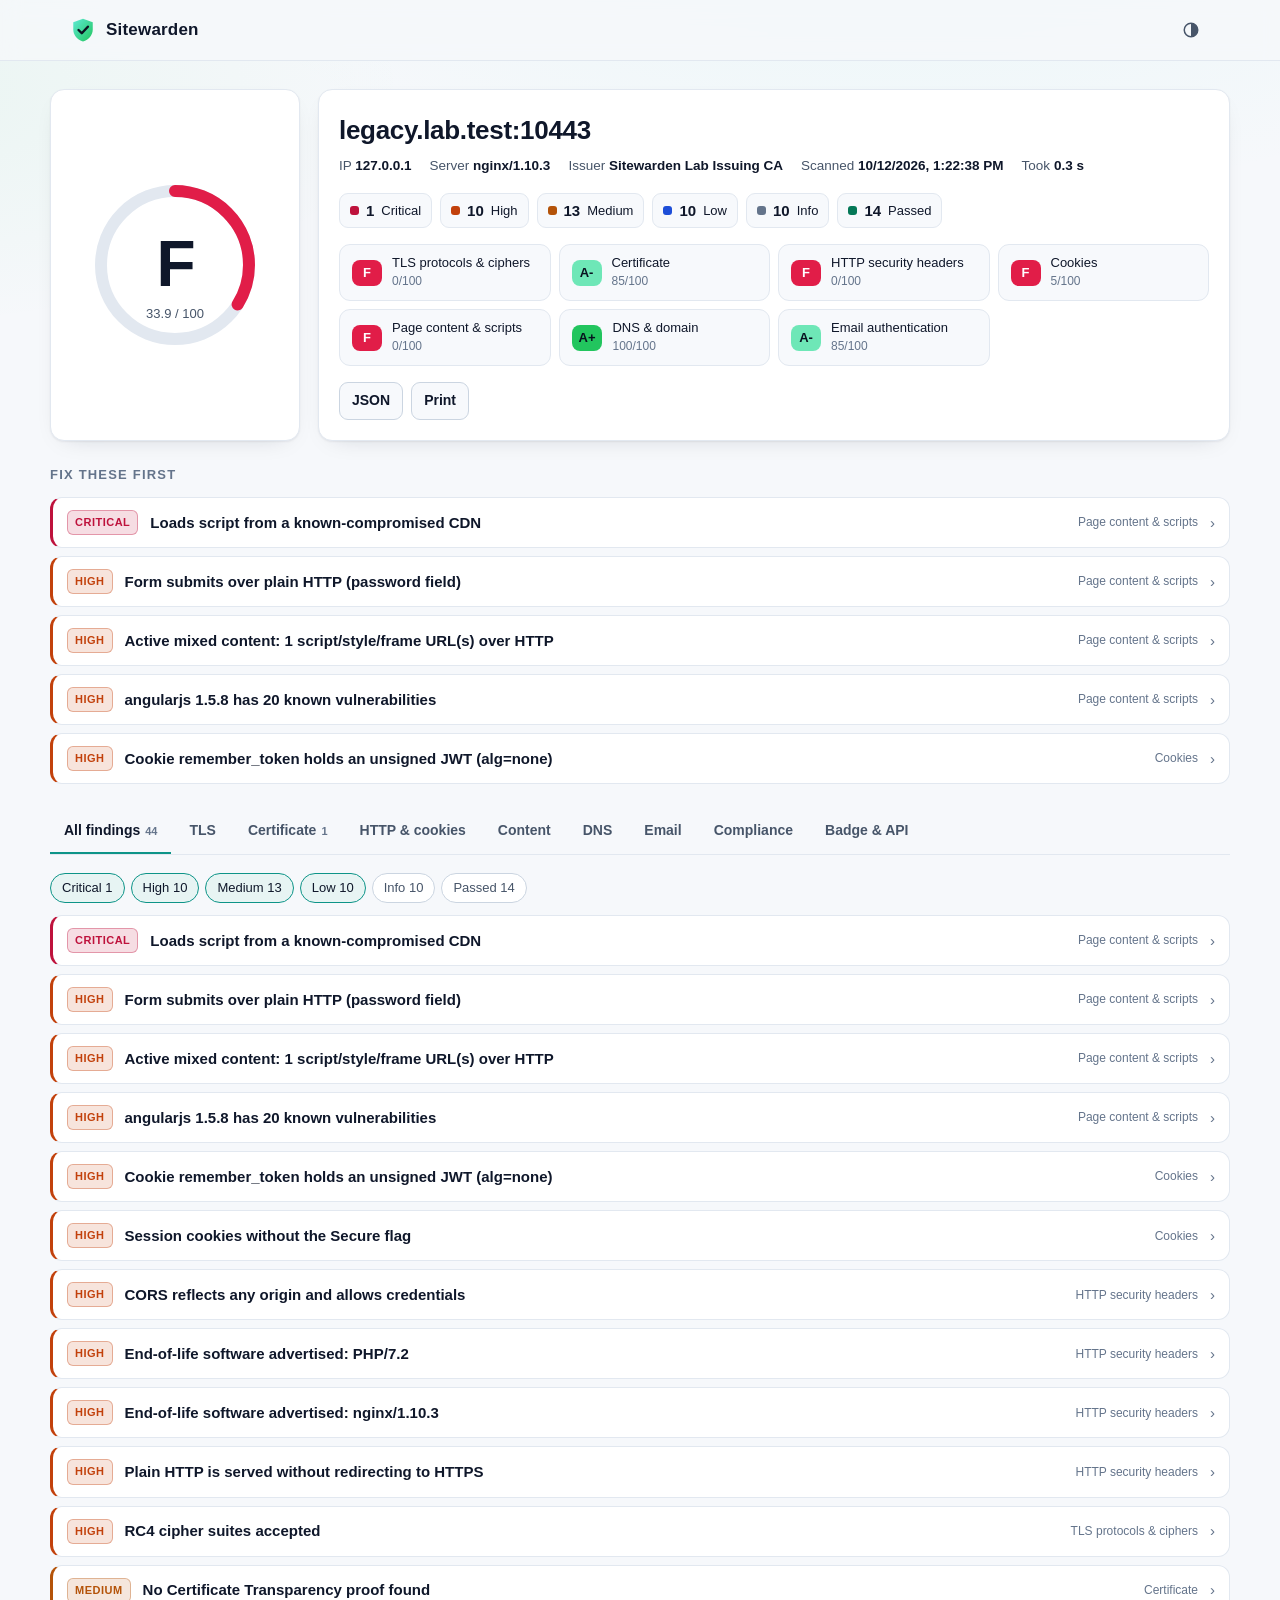
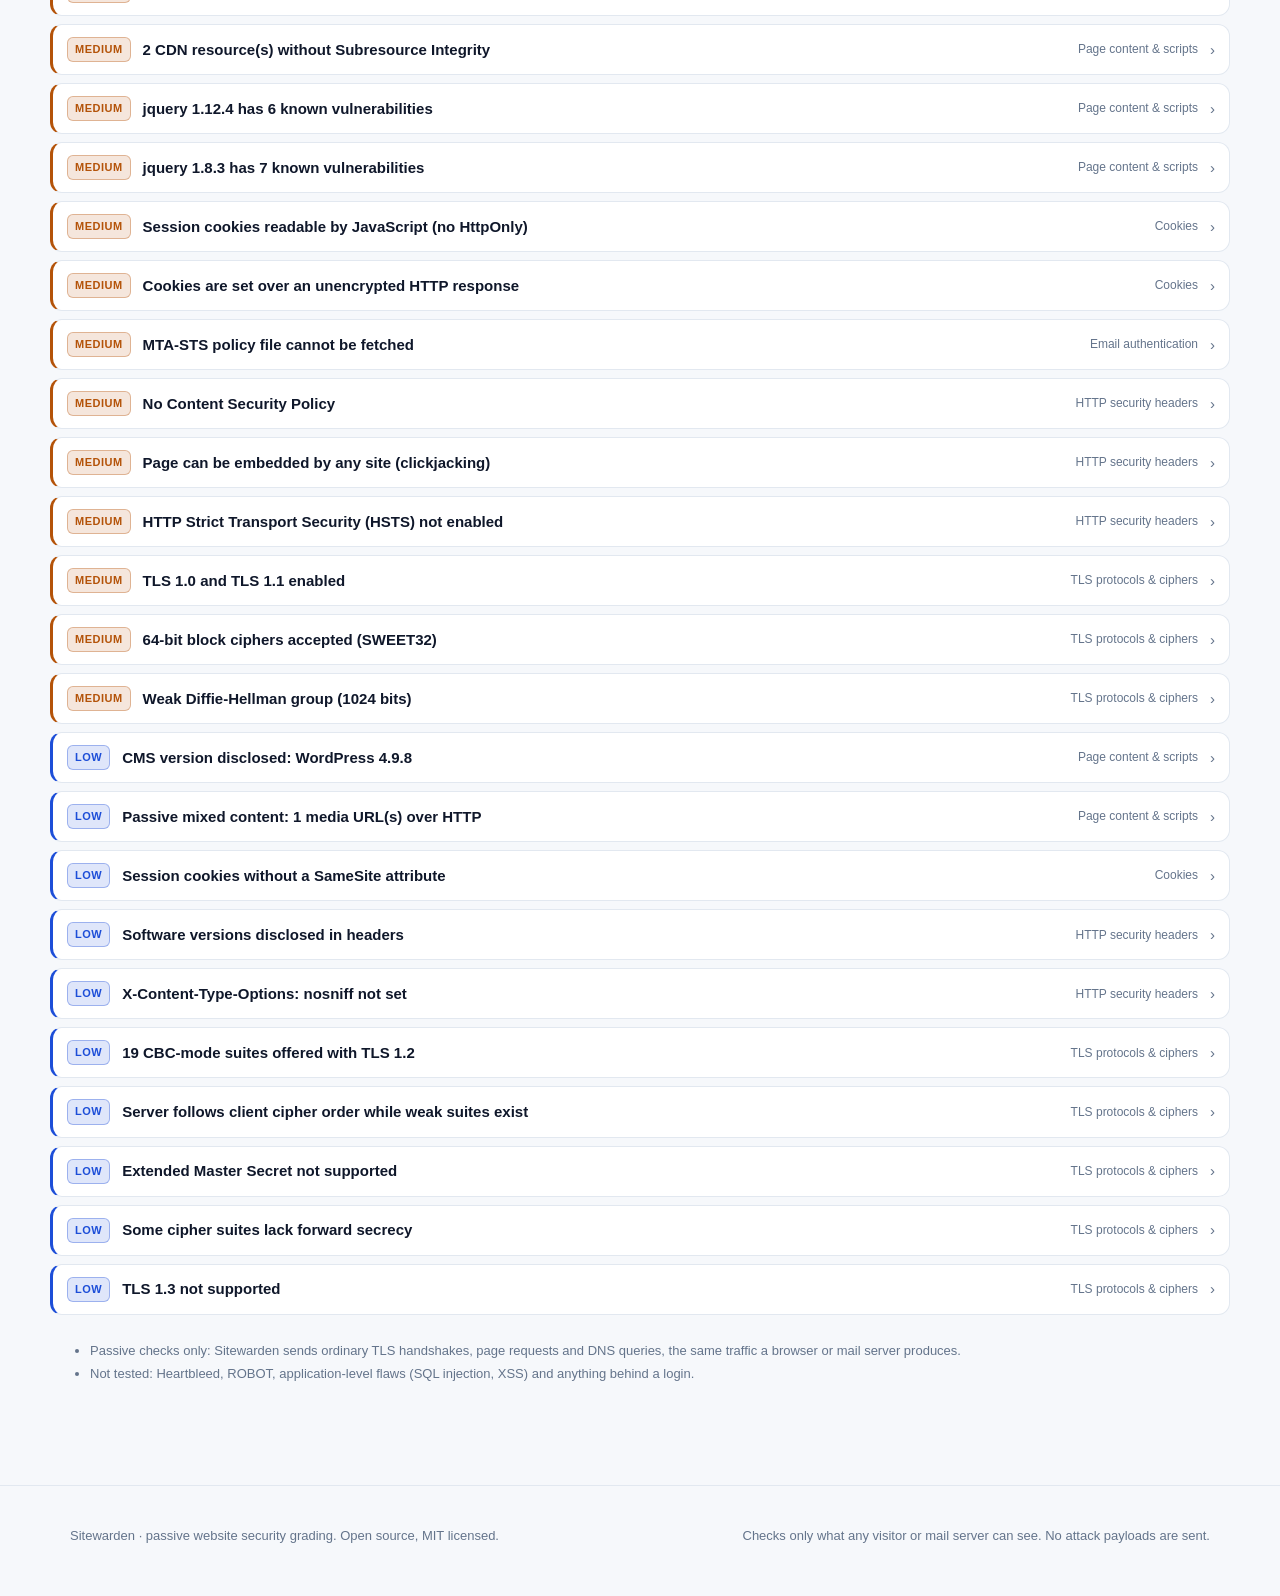
<file: lab/results/legacy.html>
<!doctype html>
<html lang="en" data-standalone="1">
<head>
<meta charset="utf-8">
<meta name="viewport" content="width=device-width, initial-scale=1">
<title>legacy.lab.test · F · Sitewarden report</title>
<style>/* Sitewarden UI. No external fonts or assets: the app serves itself under a strict CSP. */
:root {
  --bg: #0a0f1a;
  --bg-2: #0e1524;
  --panel: #121a2b;
  --panel-2: #172036;
  --line: #233049;
  --line-2: #2c3b5a;
  --text: #e6edf7;
  --muted: #94a3bd;
  --faint: #64748b;
  --accent: #5eead4;
  --accent-2: #22c55e;
  --link: #7dd3fc;
  --crit: #ff4d6d;
  --high: #ff6b4a;
  --med: #f5b544;
  --low: #60a5fa;
  --info: #94a3b8;
  --pass: #34d399;
  --g-ap: #22c55e; --g-a: #34d399; --g-am: #6ee7b7; --g-b: #facc15; --g-c: #fb923c;
  --g-d: #f87171; --g-e: #ef4444; --g-f: #e11d48;
  --radius: 14px;
  --mono: ui-monospace, "SF Mono", "Cascadia Code", "JetBrains Mono", Menlo, Consolas, monospace;
  --sans: ui-sans-serif, -apple-system, "Segoe UI", Inter, Roboto, "Helvetica Neue", Arial, sans-serif;
  --shadow: 0 1px 0 rgba(255,255,255,.03) inset, 0 10px 30px -12px rgba(0,0,0,.6);
}
@media (prefers-color-scheme: light) {
  :root:not([data-theme="dark"]) {
    --bg: #f6f8fb; --bg-2: #eef2f7; --panel: #ffffff; --panel-2: #f7f9fc; --line: #e2e8f0; --line-2: #cbd5e1;
    --text: #0f172a; --muted: #475569; --faint: #64748b; --accent: #0d9488; --accent-2: #16a34a; --link: #0369a1;
    --crit: #be123c; --high: #c2410c; --med: #b45309; --low: #1d4ed8; --info: #64748b; --pass: #047857;
    --shadow: 0 1px 2px rgba(15,23,42,.06), 0 8px 24px -16px rgba(15,23,42,.25);
  }
}
:root[data-theme="light"] {
  --bg: #f6f8fb; --bg-2: #eef2f7; --panel: #ffffff; --panel-2: #f7f9fc; --line: #e2e8f0; --line-2: #cbd5e1;
  --text: #0f172a; --muted: #475569; --faint: #64748b; --accent: #0d9488; --accent-2: #16a34a; --link: #0369a1;
  --crit: #be123c; --high: #c2410c; --med: #b45309; --low: #1d4ed8; --info: #64748b; --pass: #047857;
  --shadow: 0 1px 2px rgba(15,23,42,.06), 0 8px 24px -16px rgba(15,23,42,.25);
}

* { box-sizing: border-box; }
html { -webkit-text-size-adjust: 100%; }
body {
  margin: 0; background: var(--bg); color: var(--text); font: 15px/1.55 var(--sans);
  background-image: radial-gradient(1200px 500px at 70% -10%, rgba(94,234,212,.08), transparent 60%),
                    radial-gradient(900px 400px at -10% 10%, rgba(34,197,94,.06), transparent 60%);
  background-attachment: fixed; min-height: 100vh;
}
a { color: var(--link); text-decoration: none; }
a:hover { text-decoration: underline; }
code, pre, .mono { font-family: var(--mono); font-size: 12.5px; }
button { font: inherit; color: inherit; }
:focus-visible { outline: 2px solid var(--accent); outline-offset: 2px; border-radius: 6px; }
.noscript { padding: 24px; }

/* ---------- layout ---------- */
.wrap { max-width: 1180px; margin: 0 auto; padding: 0 20px; }
header.top { position: sticky; top: 0; z-index: 20; backdrop-filter: blur(10px);
  background: color-mix(in srgb, var(--bg) 82%, transparent); border-bottom: 1px solid var(--line); }
header.top .wrap { display: flex; align-items: center; gap: 16px; height: 60px; }
.brand { display: flex; align-items: center; gap: 10px; font-weight: 700; letter-spacing: .2px; color: var(--text); font-size: 17px; }
.brand:hover { text-decoration: none; }
.brand svg { width: 26px; height: 26px; }
.top nav { margin-left: auto; display: flex; gap: 6px; align-items: center; }
.top nav a, .icon-btn { color: var(--muted); padding: 6px 10px; border-radius: 8px; font-size: 14px; background: none; border: 0; cursor: pointer; }
.top nav a:hover, .icon-btn:hover { background: var(--panel-2); color: var(--text); text-decoration: none; }
.top .mini-form { display: none; }
.top .mini-form input { width: 220px; }
@media (min-width: 900px) { body.on-scan .top .mini-form { display: flex; } }
footer { color: var(--faint); font-size: 13px; padding: 40px 0 50px; border-top: 1px solid var(--line); margin-top: 60px; }
footer .wrap { display: flex; gap: 20px; flex-wrap: wrap; justify-content: space-between; }

/* ---------- hero ---------- */
.hero { padding: 72px 0 36px; text-align: center; }
.eyebrow { display: inline-flex; gap: 8px; align-items: center; color: var(--accent); font-weight: 600; font-size: 13px;
  border: 1px solid color-mix(in srgb, var(--accent) 35%, transparent); padding: 4px 12px; border-radius: 99px;
  background: color-mix(in srgb, var(--accent) 8%, transparent); }
.hero h1 { font-size: clamp(32px, 5.5vw, 56px); line-height: 1.08; margin: 18px auto 14px; max-width: 880px; letter-spacing: -1px; }
.hero h1 .grad { background: linear-gradient(90deg, var(--accent), var(--accent-2)); -webkit-background-clip: text; background-clip: text; color: transparent; }
.hero p.lead { color: var(--muted); font-size: 18px; max-width: 700px; margin: 0 auto 30px; }
form.scan-form { display: flex; gap: 10px; max-width: 640px; margin: 0 auto; }
.scan-form input, .mini-form input {
  flex: 1; min-width: 0; background: var(--panel); color: var(--text); border: 1px solid var(--line-2);
  border-radius: 12px; padding: 14px 16px; font: 16px var(--sans); box-shadow: var(--shadow);
}
.mini-form input { padding: 7px 12px; font-size: 14px; border-radius: 9px; }
.scan-form input::placeholder { color: var(--faint); }
.btn { background: linear-gradient(180deg, color-mix(in srgb, var(--accent) 92%, white), var(--accent));
  color: #04201c; border: 0; border-radius: 12px; padding: 0 22px; font-weight: 700; cursor: pointer; white-space: nowrap; }
.btn:hover { filter: brightness(1.06); }
.btn[disabled] { opacity: .6; cursor: progress; }
.btn.small { padding: 7px 12px; border-radius: 9px; font-size: 14px; }
.btn.ghost { background: var(--panel-2); color: var(--text); border: 1px solid var(--line-2); font-weight: 600; }
.form-hint { color: var(--faint); font-size: 13px; margin-top: 12px; }
.form-hint label { display: inline-flex; gap: 6px; align-items: center; cursor: pointer; }
.examples { margin-top: 16px; display: flex; gap: 8px; justify-content: center; flex-wrap: wrap; }
.chip { border: 1px solid var(--line-2); background: var(--panel); color: var(--muted); padding: 4px 11px; border-radius: 99px; font-size: 13px; cursor: pointer; }
.chip:hover { color: var(--text); border-color: var(--accent); }
.error-box { max-width: 640px; margin: 16px auto 0; padding: 12px 14px; border-radius: 10px; color: var(--crit);
  border: 1px solid color-mix(in srgb, var(--crit) 40%, transparent); background: color-mix(in srgb, var(--crit) 8%, transparent); }

.features { display: grid; grid-template-columns: repeat(auto-fit, minmax(240px, 1fr)); gap: 14px; margin: 56px 0 20px; }
.feature { background: var(--panel); border: 1px solid var(--line); border-radius: var(--radius); padding: 18px; box-shadow: var(--shadow); }
.feature h3 { margin: 8px 0 6px; font-size: 15px; }
.feature p { margin: 0; color: var(--muted); font-size: 14px; }
.feature .ico { width: 34px; height: 34px; border-radius: 9px; display: grid; place-items: center; font-size: 17px;
  background: color-mix(in srgb, var(--accent) 12%, transparent); color: var(--accent); }
.section-title { font-size: 13px; text-transform: uppercase; letter-spacing: 1.2px; color: var(--faint); margin: 38px 0 12px; font-weight: 700; }
.recent { display: grid; grid-template-columns: repeat(auto-fill, minmax(230px, 1fr)); gap: 10px; }
.recent a { display: flex; align-items: center; gap: 12px; background: var(--panel); border: 1px solid var(--line); border-radius: 12px; padding: 10px 12px; color: var(--text); }
.recent a:hover { border-color: var(--line-2); text-decoration: none; background: var(--panel-2); }
.recent .host { overflow: hidden; text-overflow: ellipsis; white-space: nowrap; font-weight: 600; font-size: 14px; }
.recent .when { color: var(--faint); font-size: 12px; }

/* ---------- grade pills ---------- */
.pill { display: inline-grid; place-items: center; min-width: 34px; height: 30px; padding: 0 7px; border-radius: 8px; font-weight: 800; color: #08111f; font-size: 14px; }
.g-Ap { background: var(--g-ap); } .g-A { background: var(--g-a); } .g-Am { background: var(--g-am); }
.g-B { background: var(--g-b); } .g-C { background: var(--g-c); } .g-D { background: var(--g-d); }
.g-E { background: var(--g-e); color: #fff; } .g-F { background: var(--g-f); color: #fff; } .g-x { background: var(--line-2); color: var(--text); }

/* ---------- progress ---------- */
.progress-card { max-width: 720px; margin: 50px auto; background: var(--panel); border: 1px solid var(--line); border-radius: var(--radius); padding: 26px; box-shadow: var(--shadow); }
.progress-card h2 { margin: 0 0 4px; font-size: 22px; }
.progress-card .sub { color: var(--muted); margin-bottom: 18px; }
.stages { list-style: none; padding: 0; margin: 0; display: grid; gap: 4px; }
.stages li { display: flex; align-items: center; gap: 12px; padding: 9px 10px; border-radius: 10px; color: var(--faint); }
.stages li.active { color: var(--text); background: var(--panel-2); }
.stages li.done { color: var(--muted); }
.stages .dot { width: 18px; height: 18px; border-radius: 50%; border: 2px solid var(--line-2); flex: none; display: grid; place-items: center; font-size: 11px; }
.stages li.done .dot { background: var(--pass); border-color: var(--pass); color: #04201c; }
.stages li.active .dot { border-color: var(--accent); border-top-color: transparent; animation: spin .8s linear infinite; }
.stages .msg { font-size: 13px; color: var(--faint); margin-left: auto; text-align: right; }
.bar { height: 4px; background: var(--line); border-radius: 4px; overflow: hidden; margin: 18px 0 0; }
.bar > span { display: block; height: 100%; background: linear-gradient(90deg, var(--accent), var(--accent-2)); transition: width .4s ease; }
@keyframes spin { to { transform: rotate(360deg); } }

/* ---------- report: summary ---------- */
.report { padding: 28px 0; }
.summary { display: grid; grid-template-columns: 250px 1fr; gap: 18px; }
@media (max-width: 860px) { .summary { grid-template-columns: 1fr; } }
.card { background: var(--panel); border: 1px solid var(--line); border-radius: var(--radius); box-shadow: var(--shadow); }
.card.pad { padding: 20px; }
.grade-card { display: flex; flex-direction: column; align-items: center; justify-content: center; padding: 24px 16px; text-align: center; }
.ring { position: relative; width: 170px; height: 170px; }
.ring svg { transform: rotate(-90deg); }
.ring .letter { position: absolute; inset: 0; display: grid; place-items: center; font-size: 64px; font-weight: 800; letter-spacing: -2px; }
.ring .score { position: absolute; left: 0; right: 0; bottom: 26px; font-size: 13px; color: var(--muted); }
.grade-card .capped { margin-top: 10px; font-size: 12.5px; color: var(--med); max-width: 220px; }
.target-card h1 { margin: 0; font-size: 26px; word-break: break-all; letter-spacing: -.3px; }
.target-card .meta { color: var(--muted); font-size: 13.5px; display: flex; gap: 6px 18px; flex-wrap: wrap; margin: 6px 0 16px; }
.target-card .meta b { color: var(--text); font-weight: 600; }
.counts { display: flex; gap: 8px; flex-wrap: wrap; margin-bottom: 16px; }
.count { display: flex; align-items: center; gap: 7px; padding: 5px 10px; border-radius: 9px; background: var(--panel-2); border: 1px solid var(--line); font-size: 13px; cursor: pointer; }
.count b { font-size: 15px; }
.count .sw { width: 9px; height: 9px; border-radius: 3px; }
.cats { display: grid; grid-template-columns: repeat(auto-fill, minmax(190px, 1fr)); gap: 8px; }
.cat { display: flex; align-items: center; gap: 10px; padding: 10px 12px; background: var(--panel-2); border: 1px solid var(--line); border-radius: 11px; cursor: pointer; text-align: left; }
.cat:hover { border-color: var(--line-2); }
.cat .lbl { font-size: 13px; line-height: 1.25; }
.cat .sc { font-size: 12px; color: var(--faint); }
.cat .pill { min-width: 30px; height: 26px; font-size: 13px; }
.actions { display: flex; gap: 8px; flex-wrap: wrap; margin-top: 16px; }

.top-issues { margin-top: 18px; }
.top-issues h2, .panel h2 { font-size: 17px; margin: 0 0 12px; }

/* ---------- tabs ---------- */
.tabs { display: flex; gap: 4px; overflow-x: auto; border-bottom: 1px solid var(--line); margin: 26px 0 18px; scrollbar-width: thin; }
.tab { background: none; border: 0; padding: 10px 14px; cursor: pointer; color: var(--muted); border-bottom: 2px solid transparent; white-space: nowrap; font-weight: 600; font-size: 14px; }
.tab:hover { color: var(--text); }
.tab.on { color: var(--text); border-bottom-color: var(--accent); }
.tab .n { font-size: 11px; color: var(--faint); margin-left: 5px; }

/* ---------- findings ---------- */
.filters { display: flex; gap: 6px; flex-wrap: wrap; margin-bottom: 12px; align-items: center; }
.filters .chip.on { color: var(--text); border-color: var(--accent); background: color-mix(in srgb, var(--accent) 10%, var(--panel)); }
.filters .spacer { flex: 1; }
.findings { display: grid; gap: 8px; }
.finding { background: var(--panel); border: 1px solid var(--line); border-left: 3px solid var(--sev); border-radius: 12px; }
.finding > button { display: flex; width: 100%; gap: 12px; align-items: center; padding: 12px 14px; background: none; border: 0; cursor: pointer; text-align: left; }
.finding .title { font-weight: 600; flex: 1; }
.finding .catname { color: var(--faint); font-size: 12px; white-space: nowrap; }
.finding .chev { color: var(--faint); transition: transform .15s; }
.finding.open .chev { transform: rotate(90deg); }
.finding .body { display: none; padding: 0 16px 16px 16px; border-top: 1px solid var(--line); }
.finding.open .body { display: block; }
.finding .body p { margin: 12px 0 0; color: var(--muted); }
.sev { --sev: var(--info); }
.sev-critical { --sev: var(--crit); } .sev-high { --sev: var(--high); } .sev-medium { --sev: var(--med); }
.sev-low { --sev: var(--low); } .sev-info { --sev: var(--info); } .sev-pass { --sev: var(--pass); }
.badge { font-size: 11px; font-weight: 800; letter-spacing: .5px; text-transform: uppercase; padding: 3px 7px; border-radius: 6px;
  color: var(--sev); background: color-mix(in srgb, var(--sev) 14%, transparent); border: 1px solid color-mix(in srgb, var(--sev) 35%, transparent); white-space: nowrap; }
.kv { display: grid; grid-template-columns: 110px 1fr; gap: 6px 12px; margin-top: 12px; font-size: 14px; }
.kv > div:nth-child(odd) { color: var(--faint); font-size: 13px; }
.evidence { font-family: var(--mono); font-size: 12.5px; background: var(--bg-2); border: 1px solid var(--line); border-radius: 8px; padding: 8px 10px; word-break: break-word; white-space: pre-wrap; color: var(--text); }
.fix { color: var(--pass); }
.tags { display: flex; gap: 5px; flex-wrap: wrap; }
.tag { font-size: 11.5px; font-family: var(--mono); padding: 2px 6px; border-radius: 5px; background: var(--panel-2); border: 1px solid var(--line); color: var(--muted); }
.snips { margin-top: 12px; border: 1px solid var(--line); border-radius: 10px; overflow: hidden; }
.snips .bar2 { display: flex; gap: 2px; background: var(--panel-2); border-bottom: 1px solid var(--line); padding: 4px; align-items: center; }
.snips .bar2 button { background: none; border: 0; padding: 4px 9px; border-radius: 6px; cursor: pointer; color: var(--muted); font-size: 12.5px; }
.snips .bar2 button.on { background: var(--panel); color: var(--text); }
.snips .bar2 .copy { margin-left: auto; }
.snips pre { margin: 0; padding: 12px; overflow-x: auto; background: var(--bg-2); font-size: 12.5px; }
.empty { color: var(--faint); padding: 18px; text-align: center; border: 1px dashed var(--line-2); border-radius: 12px; }

/* ---------- detail panels ---------- */
.grid2 { display: grid; grid-template-columns: repeat(auto-fit, minmax(330px, 1fr)); gap: 14px; }
.panel { background: var(--panel); border: 1px solid var(--line); border-radius: var(--radius); padding: 18px; box-shadow: var(--shadow); min-width: 0; }
.panel + .panel { margin-top: 0; }
.stack { display: grid; gap: 14px; }
table.t { width: 100%; border-collapse: collapse; font-size: 13.5px; }
table.t th { text-align: left; color: var(--faint); font-weight: 600; font-size: 12px; text-transform: uppercase; letter-spacing: .6px; padding: 6px 8px; border-bottom: 1px solid var(--line); }
table.t td { padding: 7px 8px; border-bottom: 1px solid var(--line); vertical-align: top; word-break: break-word; }
table.t tr:last-child td { border-bottom: 0; }
.scroll-x { overflow-x: auto; }
.yes { color: var(--pass); font-weight: 600; } .no { color: var(--faint); } .bad { color: var(--crit); font-weight: 600; } .warn { color: var(--med); font-weight: 600; }
.strength { font-size: 11px; font-weight: 700; padding: 2px 6px; border-radius: 5px; text-transform: uppercase; letter-spacing: .4px; }
.strength.strong { color: var(--pass); background: color-mix(in srgb, var(--pass) 14%, transparent); }
.strength.acceptable { color: var(--low); background: color-mix(in srgb, var(--low) 14%, transparent); }
.strength.weak { color: var(--med); background: color-mix(in srgb, var(--med) 14%, transparent); }
.strength.insecure { color: var(--crit); background: color-mix(in srgb, var(--crit) 14%, transparent); }
.proto-grid { display: grid; grid-template-columns: repeat(auto-fill, minmax(120px, 1fr)); gap: 8px; }
.proto { border: 1px solid var(--line); border-radius: 10px; padding: 10px; background: var(--panel-2); }
.proto .n { font-weight: 700; } .proto .s { font-size: 13px; }
.chain { display: grid; gap: 8px; }
.cert { border: 1px solid var(--line); border-radius: 11px; padding: 12px; background: var(--panel-2); position: relative; }
.cert .who { font-weight: 700; word-break: break-all; }
.cert .sub2 { color: var(--muted); font-size: 13px; }
.chain .arrow { text-align: center; color: var(--faint); font-size: 13px; line-height: 1; }
.flow { display: flex; flex-wrap: wrap; gap: 6px; align-items: center; font-family: var(--mono); font-size: 12.5px; }
.flow .hop { background: var(--panel-2); border: 1px solid var(--line); border-radius: 8px; padding: 4px 8px; word-break: break-all; }
.flow .st { color: var(--faint); }
.tree { font-family: var(--mono); font-size: 12.5px; }
.tree ul { list-style: none; margin: 0; padding-left: 18px; border-left: 1px dashed var(--line-2); }
.tree > ul { padding-left: 0; border: 0; }
.tree li { margin: 4px 0; }
.tree .rec { color: var(--muted); word-break: break-all; }
.comp { display: flex; gap: 12px; padding: 12px 0; border-bottom: 1px solid var(--line); }
.comp:last-child { border-bottom: 0; }
.comp .mark { font-size: 18px; width: 22px; flex: none; }
.comp ul { margin: 4px 0 0; padding-left: 18px; color: var(--muted); font-size: 13.5px; }
.note { color: var(--faint); font-size: 13px; }
.dl { display: grid; grid-template-columns: max-content 1fr; gap: 6px 16px; font-size: 13.5px; }
.dl dt { color: var(--faint); } .dl dd { margin: 0; word-break: break-word; }
.copyline { display: flex; gap: 8px; align-items: center; margin-top: 8px; }
.copyline input { flex: 1; min-width: 0; background: var(--bg-2); border: 1px solid var(--line); color: var(--text); border-radius: 8px; padding: 7px 10px; font: 12.5px var(--mono); }
.toast { position: fixed; bottom: 22px; left: 50%; transform: translateX(-50%); background: var(--panel-2); border: 1px solid var(--line-2); padding: 9px 16px; border-radius: 10px; box-shadow: var(--shadow); font-size: 14px; z-index: 50; }
.limits { margin-top: 26px; color: var(--faint); font-size: 13px; }
.limits li { margin: 3px 0; }

@media (max-width: 640px) {
  .wrap { padding: 0 14px; }
  form.scan-form { flex-direction: column; }
  .btn { padding: 12px 18px; }
  .hero { padding-top: 44px; }
  .kv { grid-template-columns: 1fr; }
  .stages .msg { display: none; }
}
@media print {
  header.top, footer, .tabs, .filters, .actions, form { display: none !important; }
  body { background: #fff; color: #000; }
  .finding .body { display: block !important; }
}

.stack { display: flex; flex-direction: column; gap: 14px; }
.strength { white-space: nowrap; }
.icon-btn svg { display: block; }
</style>
</head>
<body>
<div id="app"></div>
<script type="application/json" id="report-data">{"tool": "sitewarden", "version": "1.0.0", "target": "legacy.lab.test", "port": 10443, "scanned_at": "2026-10-12T13:22:38+00:00", "notes": [], "errors": {}, "ip": "127.0.0.1", "registrable_domain": "lab.test", "http": {"https_chain": [{"url": "https://legacy.lab.test:10443/", "status": 200, "error": null, "location": null, "elapsed_ms": 11, "tls": null}], "http_chain": [{"url": "http://legacy.lab.test:10080/", "status": 200, "error": null, "location": null, "elapsed_ms": 4, "tls": null}], "hsts_preloaded": false, "hsts_preload_entry": null, "http_redirects": [{"url": "http://legacy.lab.test:10080/", "status": 200, "error": null}], "https_redirects": [{"url": "https://legacy.lab.test:10443/", "status": 200, "error": null}], "http_listening": true, "hsts": null, "status": 200, "url": "https://legacy.lab.test:10443/", "cors": {"allow_origin": null, "allow_credentials": true, "reflects_origin": true}, "technology": {"server": "nginx/1.10.3", "powered_by": "PHP/7.2.24", "frameworks": ["PHP", "WordPress 4.9.8"]}, "response_headers": [["Server", "nginx/1.10.3"], ["Date", "Mon, 12 Oct 2026 13:22:38 GMT"], ["Content-Type", "text/html"], ["Content-Length", "647"], ["Last-Modified", "Mon, 12 Oct 2026 13:22:36 GMT"], ["Connection", "close"], ["ETag", "\"6accdf1c-287\""], ["X-Powered-By", "PHP/7.2.24"], ["X-XSS-Protection", "1; mode=block"], ["Set-Cookie", "PHPSESSID=abc123; path=/"], ["Set-Cookie", "remember_token=eyJhbGciOiJub25lIiwidHlwIjoiSldUIn0.eyJ1c2VyIjoxfQ.; path=/; HttpOnly"], ["Access-Control-Allow-Credentials", "true"], ["Accept-Ranges", "bytes"]], "final_url": "https://legacy.lab.test:10443/", "csp": {"level": "none", "policies": []}, "security_txt": {"present": false}}, "cookies": [{"name": "PHPSESSID", "value_length": 6, "secure": false, "httponly": false, "samesite": null, "domain": null, "path": "/", "lifetime_days": null, "partitioned": false, "session_like": true, "set_by": "http://legacy.lab.test:10080/", "over_https": false}, {"name": "PHPSESSID", "value_length": 6, "secure": false, "httponly": false, "samesite": null, "domain": null, "path": "/", "lifetime_days": null, "partitioned": false, "session_like": true, "set_by": "https://legacy.lab.test:10443/", "over_https": true}, {"name": "remember_token", "value_length": 51, "secure": false, "httponly": true, "samesite": null, "domain": null, "path": "/", "lifetime_days": null, "partitioned": false, "session_like": true, "set_by": "https://legacy.lab.test:10443/", "over_https": true}], "content": {"resources": 6, "inline_scripts": 0, "inline_event_handlers": 0, "forms": 1, "third_party_script_hosts": ["cdn.polyfill.io", "cdnjs.cloudflare.com", "code.jquery.com"], "scripts": ["https://code.jquery.com/jquery-1.12.4.min.js", "https://cdnjs.cloudflare.com/ajax/libs/angular.js/1.5.8/angular.min.js", "https://legacy.lab.test:10443/js/legacy.js", "https://cdn.polyfill.io/v3/polyfill.min.js"], "libraries": [{"library": "jquery", "version": "1.12.4", "source": "https://code.jquery.com/jquery-1.12.4.min.js", "method": "cdn-url", "vulnerabilities": [{"severity": "medium", "summary": "parseHTML() executes scripts in event handlers", "cve": [], "ghsa": null, "below": "2.2.0", "info": ["http://research.insecurelabs.org/jquery/test/", "https://bugs.jquery.com/ticket/11974"]}, {"severity": "low", "summary": "jQuery 1.x and 2.x are End-of-Life and no longer receiving security updates", "cve": [], "ghsa": null, "below": "2.999.999", "info": ["https://github.com/jquery/jquery.com/issues/162"]}, {"severity": "medium", "summary": "3rd party CORS request may execute", "cve": ["CVE-2015-9251"], "ghsa": "GHSA-rmxg-73gg-4p98", "below": "3.0.0-beta1", "info": ["http://blog.jquery.com/2016/01/08/jquery-2-2-and-1-12-released/", "http://research.insecurelabs.org/jquery/test/", "https://github.com/advisories/GHSA-rmxg-73gg-4p98"]}, {"severity": "medium", "summary": "jQuery before 3.4.0, as used in Drupal, Backdrop CMS, and other products, mishandles jQuery.extend(true, {}, ...) because of Object.prototype pollution", "cve": ["CVE-2019-11358"], "ghsa": "GHSA-6c3j-c64m-qhgq", "below": "3.4.0", "info": ["https://blog.jquery.com/2019/04/10/jquery-3-4-0-released/", "https://github.com/jquery/jquery/commit/753d591aea698e57d6db58c9f722cd0808619b1b", "https://nvd.nist.gov/vuln/detail/CVE-2019-11358"]}, {"severity": "medium", "summary": "passing HTML containing <option> elements from untrusted sources - even after sanitizing it - to one of jQuery's DOM manipulation methods (i.e. .html(), .append(), and others) may execute untrusted code.", "cve": ["CVE-2020-11023"], "ghsa": "GHSA-jpcq-cgw6-v4j6", "below": "3.5.0", "info": ["https://blog.jquery.com/2020/04/10/jquery-3-5-0-released/"]}, {"severity": "medium", "summary": "Regex in its jQuery.htmlPrefilter sometimes may introduce XSS", "cve": ["CVE-2020-11022"], "ghsa": "GHSA-gxr4-xjj5-5px2", "below": "3.5.0", "info": ["https://blog.jquery.com/2020/04/10/jquery-3-5-0-released/"]}], "worst": "medium"}, {"library": "angularjs", "version": "1.5.8", "source": "https://cdnjs.cloudflare.com/ajax/libs/angular.js/1.5.8/angular.min.js", "method": "cdn-url", "vulnerabilities": [{"severity": "medium", "summary": "Cross-Site Scripting via JSONP", "cve": [], "ghsa": "GHSA-28hp-fgcr-2r4h", "below": "1.6.0", "info": ["https://github.com/advisories/GHSA-28hp-fgcr-2r4h"]}, {"severity": "medium", "summary": "DOS in $sanitize", "cve": [], "ghsa": null, "below": "1.6.3", "info": ["https://github.com/angular/angular.js/blob/master/CHANGELOG.md", "https://github.com/angular/angular.js/pull/15699"]}, {"severity": "medium", "summary": "Universal CSP bypass via add-on in Firefox", "cve": [], "ghsa": null, "below": "1.6.3", "info": ["http://pastebin.com/raw/kGrdaypP", "https://github.com/mozilla/addons-linter/issues/1000#issuecomment-282083435"]}, {"severity": "low", "summary": "XSS in $sanitize in Safari/Firefox", "cve": [], "ghsa": null, "below": "1.6.5", "info": ["https://github.com/angular/angular.js/commit/8f31f1ff43b673a24f84422d5c13d6312b2c4d94"]}, {"severity": "low", "summary": "XSS through SVG if enableSvg is set", "cve": [], "ghsa": null, "below": "1.6.9", "info": ["https://github.com/angular/angular.js/blob/master/CHANGELOG.md#169-fiery-basilisk-2018-02-02", "https://vulnerabledoma.in/ngSanitize1.6.8_bypass.html"]}, {"severity": "high", "summary": "Prototype pollution", "cve": ["CVE-2019-10768"], "ghsa": "GHSA-89mq-4x47-5v83", "below": "1.7.9", "info": ["https://github.com/angular/angular.js/blob/master/CHANGELOG.md#179-pollution-eradication-2019-11-19", "https://github.com/angular/angular.js/commit/726f49dcf6c23106ddaf5cfd5e2e592841db743a"]}, {"severity": "medium", "summary": "XSS via JQLite DOM manipulation functions in AngularJS", "cve": [], "ghsa": "GHSA-5cp4-xmrw-59wf", "below": "1.8.0", "info": ["https://github.com/advisories/GHSA-5cp4-xmrw-59wf"]}, {"severity": "medium", "summary": "XSS may be triggered in AngularJS applications that sanitize user-controlled HTML snippets before passing them to JQLite methods like JQLite.prepend, JQLite.after, JQLite.append, JQLite.replaceWith, JQLite.append, new JQLite and angular.element.", "cve": ["CVE-2020-7676"], "ghsa": "GHSA-mhp6-pxh8-r675", "below": "1.8.0", "info": ["https://github.com/advisories/GHSA-5cp4-xmrw-59wf", "https://nvd.nist.gov/vuln/detail/CVE-2020-7676"]}, {"severity": "medium", "summary": "angular vulnerable to regular expression denial of service via the $resource service", "cve": ["CVE-2023-26117"], "ghsa": "GHSA-2qqx-w9hr-q5gx", "below": "1.8.4", "info": ["https://github.com/advisories/GHSA-2qqx-w9hr-q5gx"]}, {"severity": "medium", "summary": "angular vulnerable to regular expression denial of service via the angular.copy() utility", "cve": ["CVE-2023-26116"], "ghsa": "GHSA-2vrf-hf26-jrp5", "below": "1.8.4", "info": ["https://github.com/advisories/GHSA-2vrf-hf26-jrp5"]}, {"severity": "medium", "summary": "Angular (deprecated package) Cross-site Scripting", "cve": ["CVE-2022-25869"], "ghsa": "GHSA-prc3-vjfx-vhm9", "below": "1.8.4", "info": ["https://github.com/advisories/GHSA-prc3-vjfx-vhm9"]}, {"severity": "medium", "summary": "angular vulnerable to regular expression denial of service via the <input type=\"url\"> element", "cve": ["CVE-2023-26118"], "ghsa": "GHSA-qwqh-hm9m-p5hr", "below": "1.8.4", "info": ["https://github.com/advisories/GHSA-qwqh-hm9m-p5hr"]}, {"severity": "low", "summary": "AngularJS improperly sanitizes SVG elements", "cve": ["CVE-2025-0716"], "ghsa": "GHSA-j58c-ww9w-pwp5", "below": "1.8.4", "info": ["https://github.com/advisories/GHSA-j58c-ww9w-pwp5", "https://nvd.nist.gov/vuln/detail/CVE-2025-0716", "https://codepen.io/herodevs/pen/qEWQmpd/a86a0d29310e12c7a3756768e6c7b915"]}, {"severity": "low", "summary": "AngularJS allows attackers to bypass common image source restrictions", "cve": ["CVE-2024-8373"], "ghsa": "GHSA-mqm9-c95h-x2p6", "below": "1.8.4", "info": ["https://github.com/advisories/GHSA-mqm9-c95h-x2p6", "https://nvd.nist.gov/vuln/detail/CVE-2024-8373", "https://codepen.io/herodevs/full/bGPQgMp/8da9ce87e99403ee13a295c305ebfa0b"]}, {"severity": "high", "summary": "Angular's deprecated package has a Cross-Site Scripting issue", "cve": ["CVE-2026-11998"], "ghsa": "GHSA-7x27-g8rg-x87w", "below": "1.8.4", "info": ["https://access.redhat.com/security/cve/CVE-2026-11998", "https://bugzilla.redhat.com/show_bug.cgi?id=2492579", "https://codepen.io/herodevs/pen/JobQdmz/5b3896f56fab66f20cd25e698cf3faa8"]}, {"severity": "high", "summary": "angular vulnerable to super-linear runtime due to backtracking", "cve": ["CVE-2024-21490"], "ghsa": "GHSA-4w4v-5hc9-xrr2", "below": "1.8.4", "info": ["https://github.com/advisories/GHSA-4w4v-5hc9-xrr2", "https://nvd.nist.gov/vuln/detail/CVE-2024-21490", "https://github.com/angular/angular.js"]}, {"severity": "low", "summary": "AngularJS allows attackers to bypass common image source restrictions", "cve": ["CVE-2024-8372"], "ghsa": "GHSA-m9gf-397r-hwpg", "below": "1.8.4", "info": ["https://github.com/advisories/GHSA-m9gf-397r-hwpg", "https://nvd.nist.gov/vuln/detail/CVE-2024-8372", "https://codepen.io/herodevs/full/xxoQRNL/0072e627abe03e9cda373bc75b4c1017"]}, {"severity": "medium", "summary": "AngularJS Incomplete Filtering of Special Elements vulnerability", "cve": ["CVE-2025-2336"], "ghsa": "GHSA-4p4w-6hg8-63wx", "below": "1.8.4", "info": ["https://github.com/advisories/GHSA-4p4w-6hg8-63wx", "https://nvd.nist.gov/vuln/detail/CVE-2025-2336", "https://codepen.io/herodevs/pen/bNGYaXx/412a3a4218387479898912f60c269c6c"]}, {"severity": "medium", "summary": "AngularJS Regular expression Denial of Service (ReDoS)", "cve": ["CVE-2025-4690"], "ghsa": "GHSA-hfff-63hg-f47j", "below": "1.9.9", "info": ["https://github.com/advisories/GHSA-hfff-63hg-f47j", "https://nvd.nist.gov/vuln/detail/CVE-2025-4690", "https://codepen.io/herodevs/pen/RNNEPzP/751b91eab7730dff277523f3d50e4b77"]}, {"severity": "low", "summary": "End-of-Life: Long term support for AngularJS has been discontinued as of December 31, 2021", "cve": [], "ghsa": null, "below": "1.999", "info": ["https://docs.angularjs.org/misc/version-support-status"]}], "worst": "high"}, {"library": "jquery", "version": "1.8.3", "source": "https://legacy.lab.test:10443/js/legacy.js", "method": "filecontent", "vulnerabilities": [{"severity": "medium", "summary": "Selector interpreted as HTML", "cve": ["CVE-2012-6708"], "ghsa": "GHSA-2pqj-h3vj-pqgw", "below": "1.9.0b1", "info": ["http://bugs.jquery.com/ticket/11290", "http://research.insecurelabs.org/jquery/test/", "https://nvd.nist.gov/vuln/detail/CVE-2012-6708"]}, {"severity": "medium", "summary": "Versions of jQuery prior to 1.9.0 are vulnerable to Cross-Site Scripting (XSS). The load method fails to recognize and strip script tags containing whitespace in the closing tag (e.g. <\/script >), allowing enclosed script logic to execute and enabling attackers to run arbitrary JavaScript in a victim's browser.", "cve": ["CVE-2020-7656"], "ghsa": "GHSA-q4m3-2j7h-f7xw", "below": "1.9.0", "info": ["https://github.com/advisories/GHSA-q4m3-2j7h-f7xw", "https://nvd.nist.gov/vuln/detail/CVE-2020-7656", "https://research.insecurelabs.org/jquery/test/"]}, {"severity": "medium", "summary": "3rd party CORS request may execute", "cve": ["CVE-2015-9251"], "ghsa": "GHSA-rmxg-73gg-4p98", "below": "1.12.0", "info": ["http://blog.jquery.com/2016/01/08/jquery-2-2-and-1-12-released/", "http://research.insecurelabs.org/jquery/test/", "https://github.com/advisories/GHSA-rmxg-73gg-4p98"]}, {"severity": "medium", "summary": "parseHTML() executes scripts in event handlers", "cve": [], "ghsa": null, "below": "2.2.0", "info": ["http://research.insecurelabs.org/jquery/test/", "https://bugs.jquery.com/ticket/11974"]}, {"severity": "low", "summary": "jQuery 1.x and 2.x are End-of-Life and no longer receiving security updates", "cve": [], "ghsa": null, "below": "2.999.999", "info": ["https://github.com/jquery/jquery.com/issues/162"]}, {"severity": "medium", "summary": "jQuery before 3.4.0, as used in Drupal, Backdrop CMS, and other products, mishandles jQuery.extend(true, {}, ...) because of Object.prototype pollution", "cve": ["CVE-2019-11358"], "ghsa": "GHSA-6c3j-c64m-qhgq", "below": "3.4.0", "info": ["https://blog.jquery.com/2019/04/10/jquery-3-4-0-released/", "https://github.com/jquery/jquery/commit/753d591aea698e57d6db58c9f722cd0808619b1b", "https://nvd.nist.gov/vuln/detail/CVE-2019-11358"]}, {"severity": "medium", "summary": "passing HTML containing <option> elements from untrusted sources - even after sanitizing it - to one of jQuery's DOM manipulation methods (i.e. .html(), .append(), and others) may execute untrusted code.", "cve": ["CVE-2020-11023"], "ghsa": "GHSA-jpcq-cgw6-v4j6", "below": "3.5.0", "info": ["https://blog.jquery.com/2020/04/10/jquery-3-5-0-released/"]}], "worst": "medium"}]}, "dns": {"host": "legacy.lab.test", "domain": "lab.test", "a": ["127.0.0.1"], "aaaa": [], "ns": ["ns2.lab.test.", "ns1.lab.test."], "ns_networks": ["192.0.2.0/24", "198.51.100.0/24"], "dnssec": {"domain": "lab.test", "status": "secure", "detail": "Chain of trust validated from the root: . -> test. -> lab.test.", "weak_algorithms": [], "resolver_ad": false, "chain": [{"zone": ".", "signed": true, "secure": true, "ds": [], "keys": ["ZSK 57325 ECDSAP256SHA256", "KSK 5262 ECDSAP256SHA256"], "algorithms": [], "error": null}, {"zone": "test.", "signed": true, "secure": true, "ds": ["19546 ECDSAP256SHA256 SHA-256"], "keys": ["KSK 19546 ECDSAP256SHA256", "ZSK 28529 ECDSAP256SHA256"], "algorithms": ["ECDSAP256SHA256"], "error": null}, {"zone": "lab.test.", "signed": true, "secure": true, "ds": ["27127 ECDSAP256SHA256 SHA-256"], "keys": ["ZSK 58462 ECDSAP256SHA256", "KSK 27127 ECDSAP256SHA256"], "algorithms": ["ECDSAP256SHA256"], "error": null}]}, "caa": {"name": "lab.test", "records": ["0 issue \"letsencrypt.org\"", "0 iodef \"mailto:security@lab.test\""]}}, "email": {"domain": "lab.test", "mx": ["mail.lab.test"], "null_mx": false, "spf": {"record": "v=spf1 ip4:192.0.2.0/24 include:_spf.lab.test. -all", "all": "-", "lookups": 1, "void_lookups": 0, "errors": [], "warnings": [], "includes": ["_spf.lab.test."], "tree": {"domain": "lab.test", "record": "v=spf1 ip4:192.0.2.0/24 include:_spf.lab.test. -all", "children": [{"domain": "_spf.lab.test.", "record": "v=spf1 ip4:198.51.100.0/24 -all", "children": []}]}}, "dmarc": {"record": "v=DMARC1; p=reject; rua=mailto:dmarc@lab.test; adkim=s; aspf=s", "tags": {"v": "DMARC1", "p": "reject", "rua": "mailto:dmarc@lab.test", "adkim": "s", "aspf": "s"}}, "dkim": [{"selector": "selector1", "record": "v=DKIM1; k=rsa; p=MIIBIjANBgkqhkiG9w0BAQEFAAOCAQ8AMIIBCgKCAQEA1gzUTpiFdjDi2BsrCQNBdUUmBv8efdyml92IS1LE2hp3qmGIUNLXT8s6MySLs0uo2xFGqI19ICxJQ6S6IvPAXGzO+C9yVxQNpjnNdHswLRSKL3XQXT6A3xX89CzBdVX05HRazCfoLR", "testing": false, "revoked": false, "key_type": "rsa", "bits": 2048}], "mta_sts": null}, "tls": {"host": "legacy.lab.test", "ip": "127.0.0.1", "port": 10443, "reachable": true, "error": null, "protocols": {"TLS 1.3": false, "TLS 1.2": true, "TLS 1.1": true, "TLS 1.0": true, "SSL 3.0": false, "SSL 2.0": false}, "ciphers": {"TLS 1.2": [{"code": "0x009F", "name": "TLS_DHE_RSA_WITH_AES_256_GCM_SHA384", "openssl": "DHE-RSA-AES256-GCM-SHA384", "kx": "DHE", "auth": "RSA", "cipher": "AES_256_GCM", "bits": 256, "mac": "AEAD", "forward_secret": true, "aead": true, "strength": "strong", "dh_bits": 1024}, {"code": "0xC030", "name": "TLS_ECDHE_RSA_WITH_AES_256_GCM_SHA384", "openssl": "ECDHE-RSA-AES256-GCM-SHA384", "kx": "ECDHE", "auth": "RSA", "cipher": "AES_256_GCM", "bits": 256, "mac": "AEAD", "forward_secret": true, "aead": true, "strength": "strong"}, {"code": "0x009E", "name": "TLS_DHE_RSA_WITH_AES_128_GCM_SHA256", "openssl": "DHE-RSA-AES128-GCM-SHA256", "kx": "DHE", "auth": "RSA", "cipher": "AES_128_GCM", "bits": 128, "mac": "AEAD", "forward_secret": true, "aead": true, "strength": "strong", "dh_bits": 1024}, {"code": "0xC02F", "name": "TLS_ECDHE_RSA_WITH_AES_128_GCM_SHA256", "openssl": "ECDHE-RSA-AES128-GCM-SHA256", "kx": "ECDHE", "auth": "RSA", "cipher": "AES_128_GCM", "bits": 128, "mac": "AEAD", "forward_secret": true, "aead": true, "strength": "strong"}, {"code": "0x0039", "name": "TLS_DHE_RSA_WITH_AES_256_CBC_SHA", "openssl": "DHE-RSA-AES256-SHA", "kx": "DHE", "auth": "RSA", "cipher": "AES_256_CBC", "bits": 256, "mac": "SHA", "forward_secret": true, "aead": false, "strength": "acceptable", "dh_bits": 1024}, {"code": "0x006B", "name": "TLS_DHE_RSA_WITH_AES_256_CBC_SHA256", "openssl": "DHE-RSA-AES256-SHA256", "kx": "DHE", "auth": "RSA", "cipher": "AES_256_CBC", "bits": 256, "mac": "SHA256", "forward_secret": true, "aead": false, "strength": "acceptable", "dh_bits": 1024}, {"code": "0x0088", "name": "TLS_DHE_RSA_WITH_CAMELLIA_256_CBC_SHA", "openssl": "DHE-RSA-CAMELLIA256-SHA", "kx": "DHE", "auth": "RSA", "cipher": "CAMELLIA_256_CBC", "bits": 256, "mac": "SHA", "forward_secret": true, "aead": false, "strength": "acceptable", "dh_bits": 1024}, {"code": "0xC014", "name": "TLS_ECDHE_RSA_WITH_AES_256_CBC_SHA", "openssl": "ECDHE-RSA-AES256-SHA", "kx": "ECDHE", "auth": "RSA", "cipher": "AES_256_CBC", "bits": 256, "mac": "SHA", "forward_secret": true, "aead": false, "strength": "acceptable"}, {"code": "0xC028", "name": "TLS_ECDHE_RSA_WITH_AES_256_CBC_SHA384", "openssl": "ECDHE-RSA-AES256-SHA384", "kx": "ECDHE", "auth": "RSA", "cipher": "AES_256_CBC", "bits": 256, "mac": "SHA384", "forward_secret": true, "aead": false, "strength": "acceptable"}, {"code": "0x0033", "name": "TLS_DHE_RSA_WITH_AES_128_CBC_SHA", "openssl": "DHE-RSA-AES128-SHA", "kx": "DHE", "auth": "RSA", "cipher": "AES_128_CBC", "bits": 128, "mac": "SHA", "forward_secret": true, "aead": false, "strength": "acceptable", "dh_bits": 1024}, {"code": "0x0045", "name": "TLS_DHE_RSA_WITH_CAMELLIA_128_CBC_SHA", "openssl": "DHE-RSA-CAMELLIA128-SHA", "kx": "DHE", "auth": "RSA", "cipher": "CAMELLIA_128_CBC", "bits": 128, "mac": "SHA", "forward_secret": true, "aead": false, "strength": "acceptable", "dh_bits": 1024}, {"code": "0x0067", "name": "TLS_DHE_RSA_WITH_AES_128_CBC_SHA256", "openssl": "DHE-RSA-AES128-SHA256", "kx": "DHE", "auth": "RSA", "cipher": "AES_128_CBC", "bits": 128, "mac": "SHA256", "forward_secret": true, "aead": false, "strength": "acceptable", "dh_bits": 1024}, {"code": "0xC013", "name": "TLS_ECDHE_RSA_WITH_AES_128_CBC_SHA", "openssl": "ECDHE-RSA-AES128-SHA", "kx": "ECDHE", "auth": "RSA", "cipher": "AES_128_CBC", "bits": 128, "mac": "SHA", "forward_secret": true, "aead": false, "strength": "acceptable"}, {"code": "0xC027", "name": "TLS_ECDHE_RSA_WITH_AES_128_CBC_SHA256", "openssl": "ECDHE-RSA-AES128-SHA256", "kx": "ECDHE", "auth": "RSA", "cipher": "AES_128_CBC", "bits": 128, "mac": "SHA256", "forward_secret": true, "aead": false, "strength": "acceptable"}, {"code": "0x0016", "name": "TLS_DHE_RSA_WITH_3DES_EDE_CBC_SHA", "openssl": "", "kx": "DHE", "auth": "RSA", "cipher": "3DES_EDE_CBC", "bits": 112, "mac": "SHA", "forward_secret": true, "aead": false, "strength": "weak", "dh_bits": 1024}, {"code": "0xC012", "name": "TLS_ECDHE_RSA_WITH_3DES_EDE_CBC_SHA", "openssl": "", "kx": "ECDHE", "auth": "RSA", "cipher": "3DES_EDE_CBC", "bits": 112, "mac": "SHA", "forward_secret": true, "aead": false, "strength": "weak"}, {"code": "0x009D", "name": "TLS_RSA_WITH_AES_256_GCM_SHA384", "openssl": "AES256-GCM-SHA384", "kx": "RSA", "auth": "RSA", "cipher": "AES_256_GCM", "bits": 256, "mac": "AEAD", "forward_secret": false, "aead": true, "strength": "weak"}, {"code": "0x009C", "name": "TLS_RSA_WITH_AES_128_GCM_SHA256", "openssl": "AES128-GCM-SHA256", "kx": "RSA", "auth": "RSA", "cipher": "AES_128_GCM", "bits": 128, "mac": "AEAD", "forward_secret": false, "aead": true, "strength": "weak"}, {"code": "0x0035", "name": "TLS_RSA_WITH_AES_256_CBC_SHA", "openssl": "AES256-SHA", "kx": "RSA", "auth": "RSA", "cipher": "AES_256_CBC", "bits": 256, "mac": "SHA", "forward_secret": false, "aead": false, "strength": "weak"}, {"code": "0x003D", "name": "TLS_RSA_WITH_AES_256_CBC_SHA256", "openssl": "AES256-SHA256", "kx": "RSA", "auth": "RSA", "cipher": "AES_256_CBC", "bits": 256, "mac": "SHA256", "forward_secret": false, "aead": false, "strength": "weak"}, {"code": "0x0084", "name": "TLS_RSA_WITH_CAMELLIA_256_CBC_SHA", "openssl": "CAMELLIA256-SHA", "kx": "RSA", "auth": "RSA", "cipher": "CAMELLIA_256_CBC", "bits": 256, "mac": "SHA", "forward_secret": false, "aead": false, "strength": "weak"}, {"code": "0x002F", "name": "TLS_RSA_WITH_AES_128_CBC_SHA", "openssl": "AES128-SHA", "kx": "RSA", "auth": "RSA", "cipher": "AES_128_CBC", "bits": 128, "mac": "SHA", "forward_secret": false, "aead": false, "strength": "weak"}, {"code": "0x003C", "name": "TLS_RSA_WITH_AES_128_CBC_SHA256", "openssl": "AES128-SHA256", "kx": "RSA", "auth": "RSA", "cipher": "AES_128_CBC", "bits": 128, "mac": "SHA256", "forward_secret": false, "aead": false, "strength": "weak"}, {"code": "0x0041", "name": "TLS_RSA_WITH_CAMELLIA_128_CBC_SHA", "openssl": "CAMELLIA128-SHA", "kx": "RSA", "auth": "RSA", "cipher": "CAMELLIA_128_CBC", "bits": 128, "mac": "SHA", "forward_secret": false, "aead": false, "strength": "weak"}, {"code": "0x000A", "name": "TLS_RSA_WITH_3DES_EDE_CBC_SHA", "openssl": "", "kx": "RSA", "auth": "RSA", "cipher": "3DES_EDE_CBC", "bits": 112, "mac": "SHA", "forward_secret": false, "aead": false, "strength": "weak"}, {"code": "0xC011", "name": "TLS_ECDHE_RSA_WITH_RC4_128_SHA", "openssl": "", "kx": "ECDHE", "auth": "RSA", "cipher": "RC4_128", "bits": 128, "mac": "SHA", "forward_secret": true, "aead": false, "strength": "insecure"}, {"code": "0x0004", "name": "TLS_RSA_WITH_RC4_128_MD5", "openssl": "", "kx": "RSA", "auth": "RSA", "cipher": "RC4_128", "bits": 128, "mac": "MD5", "forward_secret": false, "aead": false, "strength": "insecure"}, {"code": "0x0005", "name": "TLS_RSA_WITH_RC4_128_SHA", "openssl": "", "kx": "RSA", "auth": "RSA", "cipher": "RC4_128", "bits": 128, "mac": "SHA", "forward_secret": false, "aead": false, "strength": "insecure"}], "TLS 1.1": [{"code": "0x0039", "name": "TLS_DHE_RSA_WITH_AES_256_CBC_SHA", "openssl": "DHE-RSA-AES256-SHA", "kx": "DHE", "auth": "RSA", "cipher": "AES_256_CBC", "bits": 256, "mac": "SHA", "forward_secret": true, "aead": false, "strength": "acceptable", "dh_bits": 1024}, {"code": "0x0088", "name": "TLS_DHE_RSA_WITH_CAMELLIA_256_CBC_SHA", "openssl": "DHE-RSA-CAMELLIA256-SHA", "kx": "DHE", "auth": "RSA", "cipher": "CAMELLIA_256_CBC", "bits": 256, "mac": "SHA", "forward_secret": true, "aead": false, "strength": "acceptable", "dh_bits": 1024}, {"code": "0xC014", "name": "TLS_ECDHE_RSA_WITH_AES_256_CBC_SHA", "openssl": "ECDHE-RSA-AES256-SHA", "kx": "ECDHE", "auth": "RSA", "cipher": "AES_256_CBC", "bits": 256, "mac": "SHA", "forward_secret": true, "aead": false, "strength": "acceptable"}, {"code": "0x0033", "name": "TLS_DHE_RSA_WITH_AES_128_CBC_SHA", "openssl": "DHE-RSA-AES128-SHA", "kx": "DHE", "auth": "RSA", "cipher": "AES_128_CBC", "bits": 128, "mac": "SHA", "forward_secret": true, "aead": false, "strength": "acceptable", "dh_bits": 1024}, {"code": "0x0045", "name": "TLS_DHE_RSA_WITH_CAMELLIA_128_CBC_SHA", "openssl": "DHE-RSA-CAMELLIA128-SHA", "kx": "DHE", "auth": "RSA", "cipher": "CAMELLIA_128_CBC", "bits": 128, "mac": "SHA", "forward_secret": true, "aead": false, "strength": "acceptable", "dh_bits": 1024}, {"code": "0xC013", "name": "TLS_ECDHE_RSA_WITH_AES_128_CBC_SHA", "openssl": "ECDHE-RSA-AES128-SHA", "kx": "ECDHE", "auth": "RSA", "cipher": "AES_128_CBC", "bits": 128, "mac": "SHA", "forward_secret": true, "aead": false, "strength": "acceptable"}, {"code": "0x0016", "name": "TLS_DHE_RSA_WITH_3DES_EDE_CBC_SHA", "openssl": "", "kx": "DHE", "auth": "RSA", "cipher": "3DES_EDE_CBC", "bits": 112, "mac": "SHA", "forward_secret": true, "aead": false, "strength": "weak", "dh_bits": 1024}, {"code": "0xC012", "name": "TLS_ECDHE_RSA_WITH_3DES_EDE_CBC_SHA", "openssl": "", "kx": "ECDHE", "auth": "RSA", "cipher": "3DES_EDE_CBC", "bits": 112, "mac": "SHA", "forward_secret": true, "aead": false, "strength": "weak"}, {"code": "0x0035", "name": "TLS_RSA_WITH_AES_256_CBC_SHA", "openssl": "AES256-SHA", "kx": "RSA", "auth": "RSA", "cipher": "AES_256_CBC", "bits": 256, "mac": "SHA", "forward_secret": false, "aead": false, "strength": "weak"}, {"code": "0x0084", "name": "TLS_RSA_WITH_CAMELLIA_256_CBC_SHA", "openssl": "CAMELLIA256-SHA", "kx": "RSA", "auth": "RSA", "cipher": "CAMELLIA_256_CBC", "bits": 256, "mac": "SHA", "forward_secret": false, "aead": false, "strength": "weak"}, {"code": "0x002F", "name": "TLS_RSA_WITH_AES_128_CBC_SHA", "openssl": "AES128-SHA", "kx": "RSA", "auth": "RSA", "cipher": "AES_128_CBC", "bits": 128, "mac": "SHA", "forward_secret": false, "aead": false, "strength": "weak"}, {"code": "0x0041", "name": "TLS_RSA_WITH_CAMELLIA_128_CBC_SHA", "openssl": "CAMELLIA128-SHA", "kx": "RSA", "auth": "RSA", "cipher": "CAMELLIA_128_CBC", "bits": 128, "mac": "SHA", "forward_secret": false, "aead": false, "strength": "weak"}, {"code": "0x000A", "name": "TLS_RSA_WITH_3DES_EDE_CBC_SHA", "openssl": "", "kx": "RSA", "auth": "RSA", "cipher": "3DES_EDE_CBC", "bits": 112, "mac": "SHA", "forward_secret": false, "aead": false, "strength": "weak"}, {"code": "0xC011", "name": "TLS_ECDHE_RSA_WITH_RC4_128_SHA", "openssl": "", "kx": "ECDHE", "auth": "RSA", "cipher": "RC4_128", "bits": 128, "mac": "SHA", "forward_secret": true, "aead": false, "strength": "insecure"}, {"code": "0x0004", "name": "TLS_RSA_WITH_RC4_128_MD5", "openssl": "", "kx": "RSA", "auth": "RSA", "cipher": "RC4_128", "bits": 128, "mac": "MD5", "forward_secret": false, "aead": false, "strength": "insecure"}, {"code": "0x0005", "name": "TLS_RSA_WITH_RC4_128_SHA", "openssl": "", "kx": "RSA", "auth": "RSA", "cipher": "RC4_128", "bits": 128, "mac": "SHA", "forward_secret": false, "aead": false, "strength": "insecure"}], "TLS 1.0": [{"code": "0x0039", "name": "TLS_DHE_RSA_WITH_AES_256_CBC_SHA", "openssl": "DHE-RSA-AES256-SHA", "kx": "DHE", "auth": "RSA", "cipher": "AES_256_CBC", "bits": 256, "mac": "SHA", "forward_secret": true, "aead": false, "strength": "acceptable", "dh_bits": 1024}, {"code": "0x0088", "name": "TLS_DHE_RSA_WITH_CAMELLIA_256_CBC_SHA", "openssl": "DHE-RSA-CAMELLIA256-SHA", "kx": "DHE", "auth": "RSA", "cipher": "CAMELLIA_256_CBC", "bits": 256, "mac": "SHA", "forward_secret": true, "aead": false, "strength": "acceptable", "dh_bits": 1024}, {"code": "0xC014", "name": "TLS_ECDHE_RSA_WITH_AES_256_CBC_SHA", "openssl": "ECDHE-RSA-AES256-SHA", "kx": "ECDHE", "auth": "RSA", "cipher": "AES_256_CBC", "bits": 256, "mac": "SHA", "forward_secret": true, "aead": false, "strength": "acceptable"}, {"code": "0x0033", "name": "TLS_DHE_RSA_WITH_AES_128_CBC_SHA", "openssl": "DHE-RSA-AES128-SHA", "kx": "DHE", "auth": "RSA", "cipher": "AES_128_CBC", "bits": 128, "mac": "SHA", "forward_secret": true, "aead": false, "strength": "acceptable", "dh_bits": 1024}, {"code": "0x0045", "name": "TLS_DHE_RSA_WITH_CAMELLIA_128_CBC_SHA", "openssl": "DHE-RSA-CAMELLIA128-SHA", "kx": "DHE", "auth": "RSA", "cipher": "CAMELLIA_128_CBC", "bits": 128, "mac": "SHA", "forward_secret": true, "aead": false, "strength": "acceptable", "dh_bits": 1024}, {"code": "0xC013", "name": "TLS_ECDHE_RSA_WITH_AES_128_CBC_SHA", "openssl": "ECDHE-RSA-AES128-SHA", "kx": "ECDHE", "auth": "RSA", "cipher": "AES_128_CBC", "bits": 128, "mac": "SHA", "forward_secret": true, "aead": false, "strength": "acceptable"}, {"code": "0x0016", "name": "TLS_DHE_RSA_WITH_3DES_EDE_CBC_SHA", "openssl": "", "kx": "DHE", "auth": "RSA", "cipher": "3DES_EDE_CBC", "bits": 112, "mac": "SHA", "forward_secret": true, "aead": false, "strength": "weak", "dh_bits": 1024}, {"code": "0xC012", "name": "TLS_ECDHE_RSA_WITH_3DES_EDE_CBC_SHA", "openssl": "", "kx": "ECDHE", "auth": "RSA", "cipher": "3DES_EDE_CBC", "bits": 112, "mac": "SHA", "forward_secret": true, "aead": false, "strength": "weak"}, {"code": "0x0035", "name": "TLS_RSA_WITH_AES_256_CBC_SHA", "openssl": "AES256-SHA", "kx": "RSA", "auth": "RSA", "cipher": "AES_256_CBC", "bits": 256, "mac": "SHA", "forward_secret": false, "aead": false, "strength": "weak"}, {"code": "0x0084", "name": "TLS_RSA_WITH_CAMELLIA_256_CBC_SHA", "openssl": "CAMELLIA256-SHA", "kx": "RSA", "auth": "RSA", "cipher": "CAMELLIA_256_CBC", "bits": 256, "mac": "SHA", "forward_secret": false, "aead": false, "strength": "weak"}, {"code": "0x002F", "name": "TLS_RSA_WITH_AES_128_CBC_SHA", "openssl": "AES128-SHA", "kx": "RSA", "auth": "RSA", "cipher": "AES_128_CBC", "bits": 128, "mac": "SHA", "forward_secret": false, "aead": false, "strength": "weak"}, {"code": "0x0041", "name": "TLS_RSA_WITH_CAMELLIA_128_CBC_SHA", "openssl": "CAMELLIA128-SHA", "kx": "RSA", "auth": "RSA", "cipher": "CAMELLIA_128_CBC", "bits": 128, "mac": "SHA", "forward_secret": false, "aead": false, "strength": "weak"}, {"code": "0x000A", "name": "TLS_RSA_WITH_3DES_EDE_CBC_SHA", "openssl": "", "kx": "RSA", "auth": "RSA", "cipher": "3DES_EDE_CBC", "bits": 112, "mac": "SHA", "forward_secret": false, "aead": false, "strength": "weak"}, {"code": "0xC011", "name": "TLS_ECDHE_RSA_WITH_RC4_128_SHA", "openssl": "", "kx": "ECDHE", "auth": "RSA", "cipher": "RC4_128", "bits": 128, "mac": "SHA", "forward_secret": true, "aead": false, "strength": "insecure"}, {"code": "0x0004", "name": "TLS_RSA_WITH_RC4_128_MD5", "openssl": "", "kx": "RSA", "auth": "RSA", "cipher": "RC4_128", "bits": 128, "mac": "MD5", "forward_secret": false, "aead": false, "strength": "insecure"}, {"code": "0x0005", "name": "TLS_RSA_WITH_RC4_128_SHA", "openssl": "", "kx": "RSA", "auth": "RSA", "cipher": "RC4_128", "bits": 128, "mac": "SHA", "forward_secret": false, "aead": false, "strength": "insecure"}]}, "server_preference": {"TLS 1.2": false, "TLS 1.1": false, "TLS 1.0": false}, "groups": ["secp256r1"], "groups_tls12": ["secp256r1"], "post_quantum": [], "features": {"ocsp_stapling": false, "secure_renegotiation": true, "extended_master_secret": false, "session_tickets": true, "tls_compression": false, "heartbeat_extension": true, "fallback_scsv": true, "sct_tls_extension": false, "alpn": [], "tls13_downgrade_protection": null, "sni_required": false}, "sslv2_ciphers": [], "handshakes": 86, "notes": []}, "certificates": [{"auth": "RSA", "presented": [{"subject": "legacy.lab.test", "subject_dn": "CN=legacy.lab.test,O=Sitewarden Lab Site", "issuer": "Sitewarden Lab Issuing CA", "issuer_dn": "CN=Sitewarden Lab Issuing CA,O=Sitewarden Lab", "issuer_org": "Sitewarden Lab", "serial": "774cecf007fc94b1dfb73f1f0e77d1ae234b56e7", "not_before": "2026-10-11T13:22:36+00:00", "not_after": "2027-01-09T13:22:36+00:00", "days_left": 88, "lifetime_days": 90, "key": "RSA 2048", "key_type": "RSA", "key_bits": 2048, "signature": "SHA256 with ecdsa-with-SHA256", "sha256": "d0a03fd749b3f0f3c0eeb1133b4280429f79ed11dac27a29cfcade7950fe00cc", "spki_sha256": "365b8aaa24684122861fbad11b166fa76ecbf8e083200f3404030be5d68f17ef", "self_signed": false, "is_ca": false}, {"subject": "Sitewarden Lab Issuing CA", "subject_dn": "CN=Sitewarden Lab Issuing CA,O=Sitewarden Lab", "issuer": "Sitewarden Lab Root CA", "issuer_dn": "CN=Sitewarden Lab Root CA,O=Sitewarden Lab", "issuer_org": "Sitewarden Lab", "serial": "77527133154aa22f75171c3b5bb74ca2b43533ea", "not_before": "2026-10-11T13:22:35+00:00", "not_after": "2031-10-11T13:22:35+00:00", "days_left": 1824, "lifetime_days": 1826, "key": "ECDSA 256 (secp256r1)", "key_type": "ECDSA", "key_bits": 256, "signature": "SHA384 with ecdsa-with-SHA384", "sha256": "0ee887bfdb13b2f258dfab7aa72277c3c3b76e3c5d3f3609e393297772f4a794", "spki_sha256": "c537bda34cdd6b34eb148f6b2dea6805e48d480deeffcbe63b2017a06d6ec26e", "self_signed": false, "is_ca": true}], "leaf": {"subject": "legacy.lab.test", "subject_dn": "CN=legacy.lab.test,O=Sitewarden Lab Site", "issuer": "Sitewarden Lab Issuing CA", "issuer_dn": "CN=Sitewarden Lab Issuing CA,O=Sitewarden Lab", "issuer_org": "Sitewarden Lab", "serial": "774cecf007fc94b1dfb73f1f0e77d1ae234b56e7", "not_before": "2026-10-11T13:22:36+00:00", "not_after": "2027-01-09T13:22:36+00:00", "days_left": 88, "lifetime_days": 90, "key": "RSA 2048", "key_type": "RSA", "key_bits": 2048, "signature": "SHA256 with ecdsa-with-SHA256", "sha256": "d0a03fd749b3f0f3c0eeb1133b4280429f79ed11dac27a29cfcade7950fe00cc", "spki_sha256": "365b8aaa24684122861fbad11b166fa76ecbf8e083200f3404030be5d68f17ef", "self_signed": false, "is_ca": false}, "names": ["legacy.lab.test"], "trusted": true, "trust_error": null, "path": ["legacy.lab.test", "Sitewarden Lab Issuing CA", "Sitewarden Lab Root CA"], "aia_fetched": false, "hostname_ok": true, "validation": "DV", "scts": 0, "must_staple": false, "ocsp_urls": [], "crl_urls": [], "revocation": {"status": "not checked", "detail": "certificate lists no OCSP or CRL location"}}], "mozilla": {"modern": {"compliant": false, "problems": ["protocols not in profile: TLSv1.0, TLSv1.1, TLSv1.2", "TLS 1.3 missing", "28 TLS 1.2 suites outside the profile", "RSA certificate not allowed"], "oldest_clients": ["Firefox 63", "Android 10.0", "Chrome 70", "Edge 75", "Java 11", "OpenSSL 1.1.1", "Opera 57", "Safari 12.1"]}, "intermediate": {"compliant": false, "problems": ["protocols not in profile: TLSv1.0, TLSv1.1", "TLS 1.3 missing", "26 TLS 1.2 suites outside the profile", "DH parameters below 2048 bits"], "oldest_clients": ["Firefox 31.3.0", "Android 4.4.2", "Chrome 49", "Edge 15 on Windows 10", "IE 11 on Windows 10", "Java 8u161", "OpenSSL 1.0.1l", "Opera 20", "Safari 9"]}, "guidelines_version": 6.0}, "grade": "F", "score": 33.9, "categories": {"tls": {"label": "TLS protocols & ciphers", "score": 0, "grade": "F", "counts": {"critical": 0, "high": 1, "medium": 3, "low": 5, "info": 3, "pass": 3}, "skipped": false}, "certificate": {"label": "Certificate", "score": 85, "grade": "A-", "counts": {"critical": 0, "high": 0, "medium": 1, "low": 0, "info": 0, "pass": 4}, "skipped": false}, "headers": {"label": "HTTP security headers", "score": 0, "grade": "F", "counts": {"critical": 0, "high": 4, "medium": 3, "low": 2, "info": 5, "pass": 0}, "skipped": false}, "cookies": {"label": "Cookies", "score": 5, "grade": "F", "counts": {"critical": 0, "high": 2, "medium": 2, "low": 1, "info": 0, "pass": 0}, "skipped": false}, "content": {"label": "Page content & scripts", "score": 0, "grade": "F", "counts": {"critical": 1, "high": 3, "medium": 3, "low": 2, "info": 1, "pass": 0}, "skipped": false}, "dns": {"label": "DNS & domain", "score": 100, "grade": "A+", "counts": {"critical": 0, "high": 0, "medium": 0, "low": 0, "info": 1, "pass": 3}, "skipped": false}, "email": {"label": "Email authentication", "score": 85, "grade": "A-", "counts": {"critical": 0, "high": 0, "medium": 1, "low": 0, "info": 0, "pass": 4}, "skipped": false}}, "capped_by": [], "skipped": [], "compliance": {"pci_dss_4": {"name": "PCI DSS v4.0 req. 4.2.1 (strong cryptography in transit)", "compliant": false, "problems": ["SSL or early TLS (1.0) enabled", "TLS 1.1 enabled (PCI SSC guidance treats it as insecure)", "insecure cipher suites (export/NULL/RC4/DES/3DES)"]}, "nist_800_52r2": {"name": "NIST SP 800-52 Rev. 2 (US federal TLS guidelines)", "compliant": false, "problems": ["TLS 1.3 not supported (required since January 2024)", "protocols older than TLS 1.2 enabled", "16 suites outside the SP 800-52r2 approved list (e.g. TLS_RSA_WITH_CAMELLIA_256_CBC_SHA)"]}, "mozilla_modern": {"name": "Mozilla Modern profile (v6.0)", "compliant": false, "problems": ["protocols not in profile: TLSv1.0, TLSv1.1, TLSv1.2", "TLS 1.3 missing", "28 TLS 1.2 suites outside the profile", "RSA certificate not allowed"]}, "mozilla_intermediate": {"name": "Mozilla Intermediate profile (v6.0)", "compliant": false, "problems": ["protocols not in profile: TLSv1.0, TLSv1.1", "TLS 1.3 missing", "26 TLS 1.2 suites outside the profile", "DH parameters below 2048 bits"]}, "owasp_headers": {"name": "OWASP Secure Headers baseline", "compliant": false, "problems": ["missing or weak Strict-Transport-Security", "missing or weak Content-Security-Policy", "missing or weak frame-ancestors / X-Frame-Options", "missing or weak X-Content-Type-Options"]}, "bulk_sender": {"name": "Gmail / Yahoo bulk-sender authentication (2024)", "compliant": true, "problems": []}}, "findings": [{"id": "content.compromised_cdn", "category": "content", "severity": "critical", "title": "Loads script from a known-compromised CDN", "detail": "Sold in 2024 and used to inject malware into more than 100,000 sites (Sansec, June 2024). Whoever controls that host can run any code in your visitors' browsers.", "evidence": "https://cdn.polyfill.io/v3/polyfill.min.js, https://cdn.polyfill.io/v3/polyfill.min.js", "fix": "Remove the script tag immediately.", "snippets": {}, "refs": ["https://sansec.io/research/polyfill-supply-chain-attack"], "cap": "F", "tags": ["CWE-829", "CWE-506"]}, {"id": "content.form_http", "category": "content", "severity": "high", "title": "Form submits over plain HTTP (password field)", "detail": "Whatever the user types is sent unencrypted.", "evidence": "<form action=\"http://legacy.lab.test:10080/login\">", "fix": null, "snippets": {}, "refs": [], "cap": null, "tags": ["CWE-319"]}, {"id": "content.mixed_active", "category": "content", "severity": "high", "title": "Active mixed content: 1 script/style/frame URL(s) over HTTP", "detail": "Browsers block these, which breaks the page; where they are not blocked (older browsers, some WebViews) a network attacker can replace them and take over the page.", "evidence": "http://legacy.lab.test:10080/style.css", "fix": "Load every subresource over HTTPS.", "snippets": {}, "refs": [], "cap": null, "tags": ["CWE-319", "CWE-311"]}, {"id": "content.vulnerable_library", "category": "content", "severity": "high", "title": "angularjs 1.5.8 has 20 known vulnerabilities", "detail": "Angular (deprecated package) Cross-site Scripting; Angular's deprecated package has a Cross-Site Scripting issue; AngularJS Incomplete Filtering of Special Elements vulnerability; AngularJS Regular expression Denial of Service (ReDoS); AngularJS allows attackers to bypass common image source restrictions; AngularJS improperly sanitizes SVG elements; Cross-Site Scripting via JSONP; DOS in $sanitize", "evidence": "https://cdnjs.cloudflare.com/ajax/libs/angular.js/1.5.8/angular.min.js (cdn-url) | CVE-2019-10768, CVE-2020-7676, CVE-2022-25869, CVE-2023-26116, CVE-2023-26117, CVE-2023-26118", "fix": "Upgrade angularjs to 1.999 or later.", "snippets": {}, "refs": ["https://github.com/advisories/GHSA-28hp-fgcr-2r4h", "https://github.com/angular/angular.js/blob/master/CHANGELOG.md", "https://github.com/angular/angular.js/pull/15699"], "cap": null, "tags": ["CWE-1104", "OWASP A06:2021", "CVE-2019-10768", "CVE-2020-7676", "CVE-2022-25869", "CVE-2023-26116"]}, {"id": "cookie.jwt_none", "category": "cookies", "severity": "high", "title": "Cookie remember_token holds an unsigned JWT (alg=none)", "detail": "An unsigned token can be forged by anyone if the server accepts it.", "evidence": null, "fix": null, "snippets": {}, "refs": [], "cap": null, "tags": ["CWE-347"]}, {"id": "cookie.secure_session", "category": "cookies", "severity": "high", "title": "Session cookies without the Secure flag", "detail": "The browser will also send these cookies over plain HTTP, where a network attacker can steal the session (for example by injecting an http:// image into any page the user visits).", "evidence": "PHPSESSID, remember_token", "fix": null, "snippets": {"nginx": "proxy_cookie_flags ~ secure httponly samesite=lax;  # nginx 1.19.3+", "apache": "Header always edit Set-Cookie ^(.*)$ \"$1; Secure; HttpOnly; SameSite=Lax\"", "express": "app.use(session({ cookie: { secure: true, httpOnly: true, sameSite: 'lax' } }));", "php": "session.cookie_secure = 1\nsession.cookie_httponly = 1\nsession.cookie_samesite = \"Lax\"", "django": "SESSION_COOKIE_SECURE = True\nCSRF_COOKIE_SECURE = True\nSESSION_COOKIE_SAMESITE = 'Lax'"}, "refs": [], "cap": "B", "tags": ["CWE-614", "OWASP A02:2021"]}, {"id": "cors.reflect_credentials", "category": "headers", "severity": "high", "title": "CORS reflects any origin and allows credentials", "detail": "Any website a logged-in user visits can read this site's authenticated responses.", "evidence": "Origin: https://sitewarden-cors-check.invalid -> Access-Control-Allow-Origin: https://sitewarden-cors-check.invalid, Access-Control-Allow-Credentials: true", "fix": "Allow only an explicit list of trusted origins.", "snippets": {"nginx": "# Reflect only known origins\nmap $http_origin $cors_ok { default \"\"; \"https://app.example.com\" $http_origin; }\nadd_header Access-Control-Allow-Origin $cors_ok always;\nadd_header Vary Origin always;", "express": "app.use(cors({ origin: ['https://app.example.com'], credentials: true }));"}, "refs": [], "cap": null, "tags": ["CWE-942", "OWASP A05:2021"]}, {"id": "hdr.eol_software", "category": "headers", "severity": "high", "title": "End-of-life software advertised: PHP/7.2", "detail": "PHP 7.2 is end-of-life and no longer receives security fixes. Known vulnerabilities in it will not be patched.", "evidence": "x-powered-by: PHP/7.2.24", "fix": null, "snippets": {}, "refs": [], "cap": null, "tags": ["CWE-1104", "OWASP A06:2021"]}, {"id": "hdr.eol_software", "category": "headers", "severity": "high", "title": "End-of-life software advertised: nginx/1.10.3", "detail": "nginx 1.10.3 is several years out of date. Known vulnerabilities in it will not be patched.", "evidence": "server: nginx/1.10.3", "fix": null, "snippets": {}, "refs": [], "cap": null, "tags": ["CWE-1104", "OWASP A06:2021"]}, {"id": "http.no_redirect", "category": "headers", "severity": "high", "title": "Plain HTTP is served without redirecting to HTTPS", "detail": "Visitors arriving over http:// stay on an unencrypted connection that anyone on the network can read or modify.", "evidence": "GET http://legacy.lab.test/ -> 200 at http://legacy.lab.test:10080/", "fix": "Redirect every HTTP request to HTTPS with a 301.", "snippets": {"nginx": "server {\n    listen 80;\n    listen [::]:80;\n    server_name example.com www.example.com;\n    return 301 https://$host$request_uri;\n}", "apache": "<VirtualHost *:80>\n    ServerName example.com\n    Redirect permanent / https://example.com/\n<\/VirtualHost>", "caddy": "# Caddy redirects HTTP to HTTPS automatically for site addresses with a domain name.", "cloudflare": "SSL/TLS -> Edge Certificates -> Always Use HTTPS: On"}, "refs": [], "cap": "C", "tags": ["CWE-319"]}, {"id": "tls.rc4", "category": "tls", "severity": "high", "title": "RC4 cipher suites accepted", "detail": "RC4 keystream biases allow plaintext recovery (RFC 7465 prohibits RC4).", "evidence": "TLS_RSA_WITH_RC4_128_MD5, TLS_RSA_WITH_RC4_128_SHA, TLS_ECDHE_RSA_WITH_RC4_128_SHA", "fix": "Remove RC4 suites.", "snippets": {"nginx": "ssl_protocols TLSv1.2 TLSv1.3;\nssl_ciphers ECDHE-ECDSA-AES128-GCM-SHA256:ECDHE-RSA-AES128-GCM-SHA256:ECDHE-ECDSA-AES256-GCM-SHA384:ECDHE-RSA-AES256-GCM-SHA384:ECDHE-ECDSA-CHACHA20-POLY1305:ECDHE-RSA-CHACHA20-POLY1305;\nssl_prefer_server_ciphers off;", "apache": "SSLProtocol -all +TLSv1.2 +TLSv1.3\nSSLCipherSuite ECDHE-ECDSA-AES128-GCM-SHA256:ECDHE-RSA-AES128-GCM-SHA256:ECDHE-ECDSA-AES256-GCM-SHA384:ECDHE-RSA-AES256-GCM-SHA384:ECDHE-ECDSA-CHACHA20-POLY1305:ECDHE-RSA-CHACHA20-POLY1305\nSSLHonorCipherOrder off", "caddy": "# Caddy's defaults already match Mozilla Intermediate; remove custom 'ciphers' lines.", "haproxy": "ssl-default-bind-ciphers ECDHE-ECDSA-AES128-GCM-SHA256:ECDHE-RSA-AES128-GCM-SHA256:ECDHE-ECDSA-AES256-GCM-SHA384:ECDHE-RSA-AES256-GCM-SHA384:ECDHE-ECDSA-CHACHA20-POLY1305:ECDHE-RSA-CHACHA20-POLY1305\nssl-default-bind-ciphersuites TLS_AES_128_GCM_SHA256:TLS_AES_256_GCM_SHA384:TLS_CHACHA20_POLY1305_SHA256"}, "refs": [], "cap": "C", "tags": ["CVE-2013-2566", "CVE-2015-2808", "CWE-327"]}, {"id": "cert.ct", "category": "certificate", "severity": "medium", "title": "No Certificate Transparency proof found", "detail": "Chrome and Safari require SCTs for publicly trusted certificates. None are embedded, and none came in the TLS extension. They may still arrive in a stapled OCSP response.", "evidence": null, "fix": null, "snippets": {}, "refs": [], "cap": null, "tags": []}, {"id": "content.sri", "category": "content", "severity": "medium", "title": "2 CDN resource(s) without Subresource Integrity", "detail": "If the CDN or the package is compromised, the modified file runs on your site. These are fixed, versioned files, so an integrity hash costs nothing.", "evidence": "https://code.jquery.com/jquery-1.12.4.min.js, https://cdnjs.cloudflare.com/ajax/libs/angular.js/1.5.8/angular.min.js", "fix": null, "snippets": {"html": "<script src=\"https://cdn.example.com/lib.min.js\"\n        integrity=\"sha384-<base64 hash>\"\n        crossorigin=\"anonymous\"><\/script>\n<!-- hash: openssl dgst -sha384 -binary lib.min.js | openssl base64 -A -->"}, "refs": ["https://www.w3.org/TR/SRI/"], "cap": null, "tags": ["CWE-353", "CWE-829"]}, {"id": "content.vulnerable_library", "category": "content", "severity": "medium", "title": "jquery 1.12.4 has 6 known vulnerabilities", "detail": "3rd party CORS request may execute; Regex in its jQuery.htmlPrefilter sometimes may introduce XSS; jQuery 1.x and 2.x are End-of-Life and no longer receiving security updates; jQuery before 3.4.0, as used in Drupal, Backdrop CMS, and other products, mishandles jQuery.extend(true, {}, ...) because of Object.prototype pollution; parseHTML() executes scripts in event handlers; passing HTML containing", "evidence": "https://code.jquery.com/jquery-1.12.4.min.js (cdn-url) | CVE-2015-9251, CVE-2019-11358, CVE-2020-11022, CVE-2020-11023", "fix": "Upgrade jquery to 3.5.0 or later.", "snippets": {}, "refs": ["http://research.insecurelabs.org/jquery/test/", "https://bugs.jquery.com/ticket/11974", "https://github.com/jquery/jquery.com/issues/162"], "cap": null, "tags": ["CWE-1104", "OWASP A06:2021", "CVE-2015-9251", "CVE-2019-11358", "CVE-2020-11022", "CVE-2020-11023"]}, {"id": "content.vulnerable_library", "category": "content", "severity": "medium", "title": "jquery 1.8.3 has 7 known vulnerabilities", "detail": "3rd party CORS request may execute; Selector interpreted as HTML; Versions of jQuery prior to 1.9.0 are vulnerable to Cross-Site Scripting (XSS). The load method fails to recognize and strip script tags containing whitespace in the closing tag (e.g. <\/script >), allowing enclosed script logic to execute and enabling attackers to run arbitrary JavaScript in a victim's browser.; jQuery 1.x and 2.x a", "evidence": "https://legacy.lab.test:10443/js/legacy.js (filecontent) | CVE-2012-6708, CVE-2015-9251, CVE-2019-11358, CVE-2020-11023, CVE-2020-7656", "fix": "Upgrade jquery to 3.5.0 or later.", "snippets": {}, "refs": ["http://bugs.jquery.com/ticket/11290", "http://research.insecurelabs.org/jquery/test/", "https://nvd.nist.gov/vuln/detail/CVE-2012-6708"], "cap": null, "tags": ["CWE-1104", "OWASP A06:2021", "CVE-2012-6708", "CVE-2015-9251", "CVE-2019-11358", "CVE-2020-11023"]}, {"id": "cookie.httponly", "category": "cookies", "severity": "medium", "title": "Session cookies readable by JavaScript (no HttpOnly)", "detail": "Any XSS bug, or any compromised third-party script, can read and exfiltrate the session.", "evidence": "PHPSESSID", "fix": null, "snippets": {"nginx": "proxy_cookie_flags ~ secure httponly samesite=lax;  # nginx 1.19.3+", "apache": "Header always edit Set-Cookie ^(.*)$ \"$1; Secure; HttpOnly; SameSite=Lax\"", "express": "app.use(session({ cookie: { secure: true, httpOnly: true, sameSite: 'lax' } }));", "php": "session.cookie_secure = 1\nsession.cookie_httponly = 1\nsession.cookie_samesite = \"Lax\"", "django": "SESSION_COOKIE_SECURE = True\nCSRF_COOKIE_SECURE = True\nSESSION_COOKIE_SAMESITE = 'Lax'"}, "refs": [], "cap": null, "tags": ["CWE-1004"]}, {"id": "cookie.set_over_http", "category": "cookies", "severity": "medium", "title": "Cookies are set over an unencrypted HTTP response", "detail": "Anyone on the network path can read or overwrite them before the redirect to HTTPS happens.", "evidence": "PHPSESSID", "fix": null, "snippets": {}, "refs": [], "cap": null, "tags": ["CWE-319"]}, {"id": "mtasts.policy_unreachable", "category": "email", "severity": "medium", "title": "MTA-STS policy file cannot be fetched", "detail": "The DNS record exists but https://mta-sts.lab.test/.well-known/mta-sts.txt failed, so senders ignore the policy. It must be served over HTTPS with a valid certificate.", "evidence": "connection refused", "fix": null, "snippets": {}, "refs": [], "cap": null, "tags": []}, {"id": "csp.missing", "category": "headers", "severity": "medium", "title": "No Content Security Policy", "detail": "CSP is the main browser-side defence that stops injected scripts (XSS) from running. Without it, any markup-injection bug becomes code execution in your users' sessions.", "evidence": null, "fix": "Start with a nonce-based strict policy, deployed first as Report-Only.", "snippets": {"nginx": "add_header Content-Security-Policy \"default-src 'self'; script-src 'self' 'nonce-$request_id' 'strict-dynamic'; object-src 'none'; base-uri 'none'; frame-ancestors 'self'; form-action 'self'; upgrade-insecure-requests\" always;", "apache": "Header always set Content-Security-Policy \"default-src 'self'; object-src 'none'; base-uri 'none'; frame-ancestors 'self'; form-action 'self'; upgrade-insecure-requests\"", "caddy": "header Content-Security-Policy \"default-src 'self'; object-src 'none'; base-uri 'none'; frame-ancestors 'self'; form-action 'self'\"", "express": "app.use(helmet.contentSecurityPolicy({ directives: { defaultSrc: [\"'self'\"], objectSrc: [\"'none'\"], baseUri: [\"'none'\"], frameAncestors: [\"'self'\"] } }));"}, "refs": ["https://web.dev/articles/strict-csp", "https://csp-evaluator.withgoogle.com/"], "cap": null, "tags": ["CWE-79", "OWASP A05:2021"]}, {"id": "hdr.framing", "category": "headers", "severity": "medium", "title": "Page can be embedded by any site (clickjacking)", "detail": "No X-Frame-Options or CSP frame-ancestors. A malicious page can load this site in an invisible frame and trick users into clicking buttons on it.", "evidence": null, "fix": "Send CSP frame-ancestors 'self' (and X-Frame-Options: SAMEORIGIN for old browsers).", "snippets": {"nginx": "add_header Content-Security-Policy \"frame-ancestors 'self'\" always;\nadd_header X-Frame-Options SAMEORIGIN always;", "apache": "Header always set X-Frame-Options SAMEORIGIN\nHeader always append Content-Security-Policy \"frame-ancestors 'self'\"", "caddy": "header X-Frame-Options SAMEORIGIN", "express": "app.use(helmet.frameguard({ action: 'sameorigin' }));"}, "refs": [], "cap": null, "tags": ["CWE-1021", "OWASP A04:2021"]}, {"id": "hsts.missing", "category": "headers", "severity": "medium", "title": "HTTP Strict Transport Security (HSTS) not enabled", "detail": "Without HSTS a network attacker can strip HTTPS (sslstrip) whenever a user follows an http:// link or types the bare domain, and users can click through certificate warnings.", "evidence": null, "fix": "Send Strict-Transport-Security with max-age of at least one year.", "snippets": {"nginx": "add_header Strict-Transport-Security \"max-age=63072000; includeSubDomains; preload\" always;", "apache": "Header always set Strict-Transport-Security \"max-age=63072000; includeSubDomains; preload\"", "caddy": "header Strict-Transport-Security \"max-age=63072000; includeSubDomains; preload\"", "express": "app.use(helmet.hsts({ maxAge: 63072000, includeSubDomains: true, preload: true }));", "cloudflare": "SSL/TLS -> Edge Certificates -> HTTP Strict Transport Security (HSTS): enable, max-age 12 months, include subdomains, preload"}, "refs": ["https://www.rfc-editor.org/rfc/rfc6797"], "cap": null, "tags": ["CWE-319", "CWE-523"]}, {"id": "tls.legacy_protocols", "category": "tls", "severity": "medium", "title": "TLS 1.0 and TLS 1.1 enabled", "detail": "These versions are deprecated by RFC 8996, rely on MD5/SHA-1 in the handshake, and are banned for cardholder data by PCI DSS. Every browser removed support in 2020.", "evidence": null, "fix": "Allow only TLS 1.2 and TLS 1.3.", "snippets": {"nginx": "ssl_protocols TLSv1.2 TLSv1.3;", "apache": "SSLProtocol -all +TLSv1.2 +TLSv1.3", "caddy": "tls {\n    protocols tls1.2 tls1.3\n}", "haproxy": "ssl-default-bind-options ssl-min-ver TLSv1.2 no-tls-tickets", "iis": "# PowerShell (reboot required)\nNew-Item 'HKLM:\\SYSTEM\\CurrentControlSet\\Control\\SecurityProviders\\SCHANNEL\\Protocols\\TLS 1.0\\Server' -Force |\n  New-ItemProperty -Name Enabled -Value 0 -PropertyType DWord -Force\n# repeat for 'TLS 1.1', 'SSL 3.0', 'SSL 2.0'"}, "refs": ["https://www.rfc-editor.org/rfc/rfc8996"], "cap": "B", "tags": ["CWE-327", "PCI-DSS 4.2.1"]}, {"id": "tls.sweet32", "category": "tls", "severity": "medium", "title": "64-bit block ciphers accepted (SWEET32)", "detail": "3DES and IDEA use 64-bit blocks; birthday collisions on long-lived connections leak plaintext (CVE-2016-2183).", "evidence": "TLS_RSA_WITH_3DES_EDE_CBC_SHA, TLS_ECDHE_RSA_WITH_3DES_EDE_CBC_SHA, TLS_DHE_RSA_WITH_3DES_EDE_CBC_SHA", "fix": "Remove 3DES/IDEA suites.", "snippets": {"nginx": "ssl_protocols TLSv1.2 TLSv1.3;\nssl_ciphers ECDHE-ECDSA-AES128-GCM-SHA256:ECDHE-RSA-AES128-GCM-SHA256:ECDHE-ECDSA-AES256-GCM-SHA384:ECDHE-RSA-AES256-GCM-SHA384:ECDHE-ECDSA-CHACHA20-POLY1305:ECDHE-RSA-CHACHA20-POLY1305;\nssl_prefer_server_ciphers off;", "apache": "SSLProtocol -all +TLSv1.2 +TLSv1.3\nSSLCipherSuite ECDHE-ECDSA-AES128-GCM-SHA256:ECDHE-RSA-AES128-GCM-SHA256:ECDHE-ECDSA-AES256-GCM-SHA384:ECDHE-RSA-AES256-GCM-SHA384:ECDHE-ECDSA-CHACHA20-POLY1305:ECDHE-RSA-CHACHA20-POLY1305\nSSLHonorCipherOrder off", "caddy": "# Caddy's defaults already match Mozilla Intermediate; remove custom 'ciphers' lines.", "haproxy": "ssl-default-bind-ciphers ECDHE-ECDSA-AES128-GCM-SHA256:ECDHE-RSA-AES128-GCM-SHA256:ECDHE-ECDSA-AES256-GCM-SHA384:ECDHE-RSA-AES256-GCM-SHA384:ECDHE-ECDSA-CHACHA20-POLY1305:ECDHE-RSA-CHACHA20-POLY1305\nssl-default-bind-ciphersuites TLS_AES_128_GCM_SHA256:TLS_AES_256_GCM_SHA384:TLS_CHACHA20_POLY1305_SHA256"}, "refs": [], "cap": "B", "tags": ["CVE-2016-2183"]}, {"id": "tls.weak_dh", "category": "tls", "severity": "medium", "title": "Weak Diffie-Hellman group (1024 bits)", "detail": "1024-bit DH is within reach of nation-state attackers who precompute against common primes (Logjam paper, 2015).", "evidence": null, "fix": "Use ffdhe2048 or larger, or drop DHE suites.", "snippets": {"nginx": "# RFC 7919 ffdhe2048 group\ncurl https://ssl-config.mozilla.org/ffdhe2048.txt > /etc/nginx/dhparam.pem\nssl_dhparam /etc/nginx/dhparam.pem;", "apache": "SSLOpenSSLConfCmd DHParameters /etc/ssl/ffdhe2048.pem"}, "refs": [], "cap": "B", "tags": ["CVE-2015-4000"]}, {"id": "content.generator", "category": "content", "severity": "low", "title": "CMS version disclosed: WordPress 4.9.8", "detail": "The generator tag tells attackers exactly which CMS release (and known bugs) to target.", "evidence": null, "fix": "Remove the generator meta tag.", "snippets": {}, "refs": [], "cap": null, "tags": ["CWE-200"]}, {"id": "content.mixed_passive", "category": "content", "severity": "low", "title": "Passive mixed content: 1 media URL(s) over HTTP", "detail": "Images and media over HTTP can be swapped or used to track users; browsers now auto-upgrade or block them.", "evidence": "http://legacy.lab.test:10080/logo.png", "fix": null, "snippets": {}, "refs": [], "cap": null, "tags": ["CWE-319"]}, {"id": "cookie.samesite", "category": "cookies", "severity": "low", "title": "Session cookies without a SameSite attribute", "detail": "Chrome treats them as Lax, but Firefox and Safari do not, leaving cross-site request forgery protection to the application.", "evidence": "PHPSESSID, remember_token", "fix": null, "snippets": {"nginx": "proxy_cookie_flags ~ secure httponly samesite=lax;  # nginx 1.19.3+", "apache": "Header always edit Set-Cookie ^(.*)$ \"$1; Secure; HttpOnly; SameSite=Lax\"", "express": "app.use(session({ cookie: { secure: true, httpOnly: true, sameSite: 'lax' } }));", "php": "session.cookie_secure = 1\nsession.cookie_httponly = 1\nsession.cookie_samesite = \"Lax\"", "django": "SESSION_COOKIE_SECURE = True\nCSRF_COOKIE_SECURE = True\nSESSION_COOKIE_SAMESITE = 'Lax'"}, "refs": [], "cap": null, "tags": ["CWE-1275", "CWE-352"]}, {"id": "hdr.disclosure", "category": "headers", "severity": "low", "title": "Software versions disclosed in headers", "detail": "Exact version banners let attackers match the server against public exploits without probing.", "evidence": "server: nginx/1.10.3; x-powered-by: PHP/7.2.24", "fix": null, "snippets": {"nginx": "server_tokens off;\nproxy_hide_header X-Powered-By;", "apache": "ServerTokens Prod\nServerSignature Off\nHeader always unset X-Powered-By", "php": "; php.ini\nexpose_php = Off", "express": "app.disable('x-powered-by');", "iis": "<system.webServer>\n  <security><requestFiltering removeServerHeader=\"true\" /><\/security>\n  <httpProtocol><customHeaders><remove name=\"X-Powered-By\" /><\/customHeaders><\/httpProtocol>\n<\/system.webServer>"}, "refs": [], "cap": null, "tags": ["CWE-200"]}, {"id": "hdr.nosniff", "category": "headers", "severity": "low", "title": "X-Content-Type-Options: nosniff not set", "detail": "Browsers may guess ('sniff') content types and run an uploaded file as script or HTML.", "evidence": null, "fix": null, "snippets": {"nginx": "add_header X-Content-Type-Options nosniff always;", "apache": "Header always set X-Content-Type-Options nosniff", "caddy": "header X-Content-Type-Options nosniff", "express": "app.use(helmet.noSniff());"}, "refs": [], "cap": null, "tags": ["CWE-430"]}, {"id": "tls.cbc", "category": "tls", "severity": "low", "title": "19 CBC-mode suites offered with TLS 1.2", "detail": "CBC with MAC-then-encrypt has a long history of padding-oracle bugs (Lucky13, POODLE-TLS, GOLDENDOODLE). Mozilla's Intermediate profile uses AEAD suites only.", "evidence": "TLS_DHE_RSA_WITH_AES_256_CBC_SHA, TLS_DHE_RSA_WITH_AES_256_CBC_SHA256, TLS_DHE_RSA_WITH_CAMELLIA_256_CBC_SHA, TLS_ECDHE_RSA_WITH_AES_256_CBC_SHA, TLS_ECDHE_RSA_WITH_AES_256_CBC_SHA384, TLS_DHE_RSA_WITH_AES_128_CBC_SHA ...", "fix": "Offer only AES-GCM and ChaCha20-Poly1305 suites.", "snippets": {"nginx": "ssl_protocols TLSv1.2 TLSv1.3;\nssl_ciphers ECDHE-ECDSA-AES128-GCM-SHA256:ECDHE-RSA-AES128-GCM-SHA256:ECDHE-ECDSA-AES256-GCM-SHA384:ECDHE-RSA-AES256-GCM-SHA384:ECDHE-ECDSA-CHACHA20-POLY1305:ECDHE-RSA-CHACHA20-POLY1305;\nssl_prefer_server_ciphers off;", "apache": "SSLProtocol -all +TLSv1.2 +TLSv1.3\nSSLCipherSuite ECDHE-ECDSA-AES128-GCM-SHA256:ECDHE-RSA-AES128-GCM-SHA256:ECDHE-ECDSA-AES256-GCM-SHA384:ECDHE-RSA-AES256-GCM-SHA384:ECDHE-ECDSA-CHACHA20-POLY1305:ECDHE-RSA-CHACHA20-POLY1305\nSSLHonorCipherOrder off", "caddy": "# Caddy's defaults already match Mozilla Intermediate; remove custom 'ciphers' lines.", "haproxy": "ssl-default-bind-ciphers ECDHE-ECDSA-AES128-GCM-SHA256:ECDHE-RSA-AES128-GCM-SHA256:ECDHE-ECDSA-AES256-GCM-SHA384:ECDHE-RSA-AES256-GCM-SHA384:ECDHE-ECDSA-CHACHA20-POLY1305:ECDHE-RSA-CHACHA20-POLY1305\nssl-default-bind-ciphersuites TLS_AES_128_GCM_SHA256:TLS_AES_256_GCM_SHA384:TLS_CHACHA20_POLY1305_SHA256"}, "refs": [], "cap": null, "tags": []}, {"id": "tls.client_preference", "category": "tls", "severity": "low", "title": "Server follows client cipher order while weak suites exist", "detail": "With weak suites still enabled, the server should enforce its own (strong-first) order.", "evidence": null, "fix": "Enable server cipher preference or remove the weak suites.", "snippets": {"nginx": "ssl_protocols TLSv1.2 TLSv1.3;\nssl_ciphers ECDHE-ECDSA-AES128-GCM-SHA256:ECDHE-RSA-AES128-GCM-SHA256:ECDHE-ECDSA-AES256-GCM-SHA384:ECDHE-RSA-AES256-GCM-SHA384:ECDHE-ECDSA-CHACHA20-POLY1305:ECDHE-RSA-CHACHA20-POLY1305;\nssl_prefer_server_ciphers off;", "apache": "SSLProtocol -all +TLSv1.2 +TLSv1.3\nSSLCipherSuite ECDHE-ECDSA-AES128-GCM-SHA256:ECDHE-RSA-AES128-GCM-SHA256:ECDHE-ECDSA-AES256-GCM-SHA384:ECDHE-RSA-AES256-GCM-SHA384:ECDHE-ECDSA-CHACHA20-POLY1305:ECDHE-RSA-CHACHA20-POLY1305\nSSLHonorCipherOrder off", "caddy": "# Caddy's defaults already match Mozilla Intermediate; remove custom 'ciphers' lines.", "haproxy": "ssl-default-bind-ciphers ECDHE-ECDSA-AES128-GCM-SHA256:ECDHE-RSA-AES128-GCM-SHA256:ECDHE-ECDSA-AES256-GCM-SHA384:ECDHE-RSA-AES256-GCM-SHA384:ECDHE-ECDSA-CHACHA20-POLY1305:ECDHE-RSA-CHACHA20-POLY1305\nssl-default-bind-ciphersuites TLS_AES_128_GCM_SHA256:TLS_AES_256_GCM_SHA384:TLS_CHACHA20_POLY1305_SHA256"}, "refs": [], "cap": null, "tags": []}, {"id": "tls.ems", "category": "tls", "severity": "low", "title": "Extended Master Secret not supported", "detail": "RFC 7627 binds the session keys to the full handshake and closes the triple-handshake attack.", "evidence": null, "fix": null, "snippets": {}, "refs": [], "cap": null, "tags": []}, {"id": "tls.partial_fs", "category": "tls", "severity": "low", "title": "Some cipher suites lack forward secrecy", "detail": "Static-RSA suites (TLS_RSA_*) let a stolen private key decrypt recorded sessions. Modern clients negotiate ECDHE, but the RSA suites remain available to downgrade-prone or misconfigured clients.", "evidence": "TLS_RSA_WITH_CAMELLIA_256_CBC_SHA, TLS_RSA_WITH_RC4_128_MD5, TLS_RSA_WITH_RC4_128_SHA, TLS_RSA_WITH_3DES_EDE_CBC_SHA, TLS_RSA_WITH_AES_128_GCM_SHA256, TLS_RSA_WITH_AES_256_GCM_SHA384, TLS_RSA_WITH_AES_128_CBC_SHA, TLS_RSA_WITH_AES_256_CBC_SHA ...", "fix": "Drop TLS_RSA_* suites.", "snippets": {"nginx": "ssl_protocols TLSv1.2 TLSv1.3;\nssl_ciphers ECDHE-ECDSA-AES128-GCM-SHA256:ECDHE-RSA-AES128-GCM-SHA256:ECDHE-ECDSA-AES256-GCM-SHA384:ECDHE-RSA-AES256-GCM-SHA384:ECDHE-ECDSA-CHACHA20-POLY1305:ECDHE-RSA-CHACHA20-POLY1305;\nssl_prefer_server_ciphers off;", "apache": "SSLProtocol -all +TLSv1.2 +TLSv1.3\nSSLCipherSuite ECDHE-ECDSA-AES128-GCM-SHA256:ECDHE-RSA-AES128-GCM-SHA256:ECDHE-ECDSA-AES256-GCM-SHA384:ECDHE-RSA-AES256-GCM-SHA384:ECDHE-ECDSA-CHACHA20-POLY1305:ECDHE-RSA-CHACHA20-POLY1305\nSSLHonorCipherOrder off", "caddy": "# Caddy's defaults already match Mozilla Intermediate; remove custom 'ciphers' lines.", "haproxy": "ssl-default-bind-ciphers ECDHE-ECDSA-AES128-GCM-SHA256:ECDHE-RSA-AES128-GCM-SHA256:ECDHE-ECDSA-AES256-GCM-SHA384:ECDHE-RSA-AES256-GCM-SHA384:ECDHE-ECDSA-CHACHA20-POLY1305:ECDHE-RSA-CHACHA20-POLY1305\nssl-default-bind-ciphersuites TLS_AES_128_GCM_SHA256:TLS_AES_256_GCM_SHA384:TLS_CHACHA20_POLY1305_SHA256"}, "refs": [], "cap": null, "tags": []}, {"id": "tls.tls13", "category": "tls", "severity": "low", "title": "TLS 1.3 not supported", "detail": "TLS 1.3 is faster (one round trip) and drops every legacy algorithm. All current browsers use it.", "evidence": null, "fix": "Enable TLS 1.3 (OpenSSL 1.1.1+, nginx 1.13+).", "snippets": {"nginx": "ssl_protocols TLSv1.2 TLSv1.3;", "apache": "SSLProtocol -all +TLSv1.2 +TLSv1.3", "caddy": "tls {\n    protocols tls1.2 tls1.3\n}", "haproxy": "ssl-default-bind-options ssl-min-ver TLSv1.2 no-tls-tickets", "iis": "# PowerShell (reboot required)\nNew-Item 'HKLM:\\SYSTEM\\CurrentControlSet\\Control\\SecurityProviders\\SCHANNEL\\Protocols\\TLS 1.0\\Server' -Force |\n  New-ItemProperty -Name Enabled -Value 0 -PropertyType DWord -Force\n# repeat for 'TLS 1.1', 'SSL 3.0', 'SSL 2.0'"}, "refs": [], "cap": "A-", "tags": []}, {"id": "content.third_party", "category": "content", "severity": "info", "title": "3 third-party script host(s) can run code on this page", "detail": "Every one of these providers, and anyone who compromises them, has full control over the page. Dynamic analytics/tag scripts cannot use SRI, so keep the list short and use CSP to pin it.", "evidence": "cdn.polyfill.io, cdnjs.cloudflare.com, code.jquery.com", "fix": null, "snippets": {}, "refs": [], "cap": null, "tags": []}, {"id": "dns.ipv6", "category": "dns", "severity": "info", "title": "No IPv6 (AAAA) address", "detail": "IPv6-only clients and networks cannot connect directly.", "evidence": null, "fix": null, "snippets": {}, "refs": [], "cap": null, "tags": []}, {"id": "hdr.coop", "category": "headers", "severity": "info", "title": "No Cross-Origin-Opener-Policy", "detail": "COOP severs window references from cross-origin popups, blocking a class of cross-site leaks (XS-Leaks) and tabnabbing.", "evidence": null, "fix": null, "snippets": {"nginx": "add_header Cross-Origin-Opener-Policy same-origin always;\nadd_header Cross-Origin-Resource-Policy same-site always;", "apache": "Header always set Cross-Origin-Opener-Policy same-origin\nHeader always set Cross-Origin-Resource-Policy same-site", "caddy": "header Cross-Origin-Opener-Policy same-origin\nheader Cross-Origin-Resource-Policy same-site", "express": "app.use(helmet.crossOriginOpenerPolicy()); app.use(helmet.crossOriginResourcePolicy({ policy: 'same-site' }));"}, "refs": [], "cap": null, "tags": []}, {"id": "hdr.permissions", "category": "headers", "severity": "info", "title": "No Permissions-Policy", "detail": "Restricting powerful features (camera, microphone, geolocation, payment) limits what injected or third-party code can do.", "evidence": null, "fix": null, "snippets": {"nginx": "add_header Permissions-Policy \"camera=(), microphone=(), geolocation=(), payment=(), usb=(), interest-cohort=()\" always;", "apache": "Header always set Permissions-Policy \"camera=(), microphone=(), geolocation=(), payment=(), usb=()\"", "caddy": "header Permissions-Policy \"camera=(), microphone=(), geolocation=(), payment=(), usb=()\""}, "refs": [], "cap": null, "tags": []}, {"id": "hdr.referrer", "category": "headers", "severity": "info", "title": "No Referrer-Policy header", "detail": "Browsers default to strict-origin-when-cross-origin, which is reasonable. Setting it explicitly protects users of older browsers.", "evidence": null, "fix": null, "snippets": {"nginx": "add_header Referrer-Policy strict-origin-when-cross-origin always;", "apache": "Header always set Referrer-Policy strict-origin-when-cross-origin", "caddy": "header Referrer-Policy strict-origin-when-cross-origin", "express": "app.use(helmet.referrerPolicy({ policy: 'strict-origin-when-cross-origin' }));"}, "refs": [], "cap": null, "tags": []}, {"id": "hdr.xss_protection", "category": "headers", "severity": "info", "title": "Legacy X-XSS-Protection: 1; mode=block", "detail": "The XSS auditor was removed from browsers; in old ones its blocking mode could itself be abused to leak data. Set it to 0 and rely on CSP.", "evidence": null, "fix": null, "snippets": {}, "refs": [], "cap": null, "tags": []}, {"id": "sectxt.missing", "category": "headers", "severity": "info", "title": "No security.txt", "detail": "RFC 9116 security.txt tells researchers how to report vulnerabilities. Without it, reports often go to the wrong inbox or nowhere.", "evidence": null, "fix": null, "snippets": {"file": "# /.well-known/security.txt (RFC 9116)\nContact: mailto:security@example.com\nExpires: 2027-12-31T23:59:59Z\nPreferred-Languages: en\nCanonical: https://example.com/.well-known/security.txt\nPolicy: https://example.com/security-policy"}, "refs": ["https://www.rfc-editor.org/rfc/rfc9116", "https://securitytxt.org/"], "cap": null, "tags": []}, {"id": "tls.beast", "category": "tls", "severity": "info", "title": "TLS 1.0 with CBC suites (BEAST)", "detail": "BEAST (CVE-2011-3389) is mitigated in every modern browser by record splitting; it is listed for completeness.", "evidence": null, "fix": null, "snippets": {}, "refs": [], "cap": null, "tags": ["CVE-2011-3389"]}, {"id": "tls.groups", "category": "tls", "severity": "info", "title": "Key exchange groups: secp256r1", "detail": "Most preferred: secp256r1.", "evidence": null, "fix": null, "snippets": {}, "refs": [], "cap": null, "tags": []}, {"id": "tls.heartbeat", "category": "tls", "severity": "info", "title": "TLS heartbeat extension enabled", "detail": "Heartbeat is unused by browsers and was the vector for Heartbleed (CVE-2014-0160). Sitewarden does not send heartbeat requests, so Heartbleed itself is not tested.", "evidence": null, "fix": null, "snippets": {}, "refs": [], "cap": null, "tags": ["CVE-2014-0160"]}, {"id": "cert.hostname", "category": "certificate", "severity": "pass", "title": "Certificate covers legacy.lab.test", "detail": "", "evidence": "1 name(s): legacy.lab.test", "fix": null, "snippets": {}, "refs": [], "cap": null, "tags": []}, {"id": "cert.key", "category": "certificate", "severity": "pass", "title": "Strong certificate key: RSA 2048", "detail": "", "evidence": null, "fix": null, "snippets": {}, "refs": [], "cap": null, "tags": []}, {"id": "cert.trusted", "category": "certificate", "severity": "pass", "title": "Trusted by the Mozilla root store", "detail": "", "evidence": "legacy.lab.test -> Sitewarden Lab Issuing CA -> Sitewarden Lab Root CA", "fix": null, "snippets": {}, "refs": [], "cap": null, "tags": []}, {"id": "cert.validity", "category": "certificate", "severity": "pass", "title": "Certificate valid for another 88 days", "detail": "", "evidence": "2026-10-11 to 2027-01-09", "fix": null, "snippets": {}, "refs": [], "cap": null, "tags": []}, {"id": "caa.present", "category": "dns", "severity": "pass", "title": "CAA restricts certificate issuance (at lab.test)", "detail": "", "evidence": "0 issue \"letsencrypt.org\"; 0 iodef \"mailto:security@lab.test\"", "fix": null, "snippets": {}, "refs": [], "cap": null, "tags": []}, {"id": "dns.ns", "category": "dns", "severity": "pass", "title": "2 name servers across 2 networks", "detail": "", "evidence": "ns2.lab.test, ns1.lab.test", "fix": null, "snippets": {}, "refs": [], "cap": null, "tags": []}, {"id": "dnssec.secure", "category": "dns", "severity": "pass", "title": "DNSSEC signed and validated from the root", "detail": "Chain of trust validated from the root: . -> test. -> lab.test.", "evidence": null, "fix": null, "snippets": {}, "refs": [], "cap": null, "tags": []}, {"id": "dkim.key", "category": "email", "severity": "pass", "title": "DKIM key 'selector1' (rsa 2048)", "detail": "", "evidence": null, "fix": null, "snippets": {}, "refs": [], "cap": null, "tags": []}, {"id": "dmarc.enforced", "category": "email", "severity": "pass", "title": "DMARC enforced (p=reject)", "detail": "", "evidence": "v=DMARC1; p=reject; rua=mailto:dmarc@lab.test; adkim=s; aspf=s", "fix": null, "snippets": {}, "refs": [], "cap": null, "tags": []}, {"id": "spf.valid", "category": "email", "severity": "pass", "title": "SPF record valid (-all hard fail, 1/10 lookups)", "detail": "", "evidence": "v=spf1 ip4:192.0.2.0/24 include:_spf.lab.test. -all", "fix": null, "snippets": {}, "refs": [], "cap": null, "tags": []}, {"id": "tlsrpt.present", "category": "email", "severity": "pass", "title": "SMTP TLS reporting (TLS-RPT) configured", "detail": "", "evidence": null, "fix": null, "snippets": {}, "refs": [], "cap": null, "tags": []}, {"id": "tls.fallback_scsv", "category": "tls", "severity": "pass", "title": "Downgrade protection (TLS_FALLBACK_SCSV) works", "detail": "", "evidence": null, "fix": null, "snippets": {}, "refs": [], "cap": null, "tags": []}, {"id": "tls.renegotiation", "category": "tls", "severity": "pass", "title": "Secure renegotiation supported", "detail": "", "evidence": null, "fix": null, "snippets": {}, "refs": [], "cap": null, "tags": []}, {"id": "tls.tls12", "category": "tls", "severity": "pass", "title": "TLS 1.2 supported", "detail": "", "evidence": null, "fix": null, "snippets": {}, "refs": [], "cap": null, "tags": []}], "summary": {"critical": 1, "high": 10, "medium": 13, "low": 10, "info": 10, "pass": 14}, "duration_ms": 308, "limitations": ["Passive checks only: Sitewarden sends ordinary TLS handshakes, page requests and DNS queries, the same traffic a browser or mail server produces.", "Not tested: Heartbleed, ROBOT, application-level flaws (SQL injection, XSS) and anything behind a login."]}</script>
<script>/* Sitewarden web UI.
 * Every string from a report (headers, cookies, certificate names...) comes from the scanned site and is
 * untrusted, so the UI only ever builds DOM nodes and sets textContent. The server also enforces
 * Trusted Types, which turns any accidental innerHTML into an exception instead of an XSS bug. */
(() => {
  "use strict";

  // ------------------------------------------------------------------ helpers
  const $app = document.getElementById("app");
  const STANDALONE = document.documentElement.dataset.standalone === "1";

  function h(tag, attrs, ...kids) {
    const el = document.createElement(tag);
    if (attrs) {
      for (const [k, v] of Object.entries(attrs)) {
        if (v === null || v === undefined || v === false) continue;
        if (k === "class") el.className = v;
        else if (k === "text") el.textContent = v;
        else if (k.startsWith("on")) el.addEventListener(k.slice(2), v);
        else if (k === "style") el.style.cssText = v; // CSSOM, so the strict style-src CSP allows it
        else el.setAttribute(k, v === true ? "" : String(v));
      }
    }
    for (const kid of kids.flat(Infinity)) {
      if (kid === null || kid === undefined || kid === false) continue;
      el.append(kid instanceof Node ? kid : document.createTextNode(String(kid)));
    }
    return el;
  }
  const svgNS = "http://www.w3.org/2000/svg";
  function s(tag, attrs, ...kids) {
    const el = document.createElementNS(svgNS, tag);
    for (const [k, v] of Object.entries(attrs || {})) el.setAttribute(k, String(v));
    kids.forEach((k) => el.append(k));
    return el;
  }
  const clear = (el) => { while (el.firstChild) el.removeChild(el.firstChild); return el; };
  const gradeClass = (g) => "g-" + ({ "A+": "Ap", "A-": "Am" }[g] || (g && /^[A-F]$/.test(g) ? g : "x"));
  const pill = (g) => h("span", { class: "pill " + gradeClass(g) }, g || "–");
  const SEVS = ["critical", "high", "medium", "low", "info", "pass"];
  const SEV_LABEL = { critical: "Critical", high: "High", medium: "Medium", low: "Low", info: "Info", pass: "Passed" };
  const CAT_TAB = { tls: "tls", certificate: "cert", headers: "http", cookies: "http", content: "content", dns: "dns", email: "email" };
  function ago(ts) {
    const d = Date.now() / 1000 - ts;
    if (d < 90) return "just now";
    if (d < 3600) return Math.round(d / 60) + " min ago";
    if (d < 86400) return Math.round(d / 3600) + " h ago";
    return Math.round(d / 86400) + " d ago";
  }
  function toast(msg) {
    const t = h("div", { class: "toast", role: "status" }, msg);
    document.body.append(t);
    setTimeout(() => t.remove(), 1800);
  }
  async function copy(text) {
    try { await navigator.clipboard.writeText(text); toast("Copied"); } catch { toast("Copy failed"); }
  }
  function download(name, text, type) {
    const url = URL.createObjectURL(new Blob([text], { type }));
    const a = h("a", { href: url, download: name });
    document.body.append(a); a.click(); a.remove();
    setTimeout(() => URL.revokeObjectURL(url), 2000);
  }
  async function api(path, opts) {
    const r = await fetch(path, Object.assign({ headers: { "Content-Type": "application/json" } }, opts));
    let body = null;
    try { body = await r.json(); } catch { /* empty */ }
    if (!r.ok) throw new Error((body && body.error) || ("HTTP " + r.status));
    return body;
  }

  // ------------------------------------------------------------------ theme
  function themeIcon() {
    const NS = "http://www.w3.org/2000/svg";
    const svg = document.createElementNS(NS, "svg");
    svg.setAttribute("viewBox", "0 0 24 24");
    svg.setAttribute("width", "18");
    svg.setAttribute("height", "18");
    svg.setAttribute("aria-hidden", "true");
    const ring = document.createElementNS(NS, "circle");
    for (const [k, v] of [["cx", "12"], ["cy", "12"], ["r", "9"], ["fill", "none"], ["stroke", "currentColor"], ["stroke-width", "2"]]) ring.setAttribute(k, v);
    const half = document.createElementNS(NS, "path");
    half.setAttribute("d", "M12 3a9 9 0 0 1 0 18z");
    half.setAttribute("fill", "currentColor");
    svg.append(ring, half);
    return svg;
  }
  function applyTheme(t) {
    if (t) document.documentElement.dataset.theme = t; else delete document.documentElement.dataset.theme;
  }
  let theme = null;
  try { theme = localStorage.getItem("sw-theme"); } catch { /* storage blocked */ }
  applyTheme(theme);
  function toggleTheme() {
    const dark = theme ? theme === "dark" : matchMedia("(prefers-color-scheme: dark)").matches;
    theme = dark ? "light" : "dark";
    applyTheme(theme);
    try { localStorage.setItem("sw-theme", theme); } catch { /* ignore */ }
  }

  // ------------------------------------------------------------------ chrome
  function logo() {
    return s("svg", { viewBox: "0 0 64 64", "aria-hidden": "true" },
      s("defs", {}, (() => { const g = s("linearGradient", { id: "lg", x1: 0, y1: 0, x2: 1, y2: 1 },
        s("stop", { offset: 0, "stop-color": "#5eead4" }), s("stop", { offset: 1, "stop-color": "#22c55e" })); return g; })()),
      s("path", { d: "M32 4 8 13v17c0 15 10 26 24 30 14-4 24-15 24-30V13L32 4z", fill: "url(#lg)" }),
      s("path", { d: "m21 32 8 8 15-16", fill: "none", stroke: "#0b1220", "stroke-width": 6, "stroke-linecap": "round", "stroke-linejoin": "round" }));
  }
  function header() {
    const input = h("input", { name: "target", placeholder: "Scan another site", autocomplete: "off", spellcheck: "false", "aria-label": "Domain" });
    const form = h("form", { class: "mini-form", onsubmit: (e) => { e.preventDefault(); startScan(input.value, false); } }, input);
    return h("header", { class: "top" }, h("div", { class: "wrap" },
      h("a", { class: "brand", href: "/", onclick: nav("/") }, logo(), "Sitewarden"),
      h("nav", {}, STANDALONE ? null : form,
        STANDALONE ? null : h("a", { href: "/api/docs" }, "API"),
        h("button", { class: "icon-btn", title: "Toggle theme", "aria-label": "Toggle theme", onclick: toggleTheme }, themeIcon()))));
  }
  function footer() {
    return h("footer", {}, h("div", { class: "wrap" },
      h("div", {}, "Sitewarden · passive website security grading. Open source, MIT licensed."),
      h("div", {}, "Checks only what any visitor or mail server can see. No attack payloads are sent.")));
  }
  function nav(path) {
    return (e) => { if (e) e.preventDefault(); history.pushState({}, "", path); route(); };
  }
  function page(...content) {
    clear($app);
    $app.append(header(), h("main", {}, ...content), footer());
    window.scrollTo(0, 0);
  }

  // ------------------------------------------------------------------ home
  const FEATURES = [
    ["🔒", "TLS deep scan", "Hand-built handshakes enumerate every protocol (SSL 2 to TLS 1.3), cipher suite and key-exchange group, including post-quantum ML-KEM."],
    ["📜", "Certificate trust", "Full path validation against the Mozilla root store, incomplete-chain detection, OCSP/CRL revocation and Certificate Transparency."],
    ["🛡️", "Headers & CSP", "HSTS and preload status, a Content Security Policy evaluator built on Google's strict-CSP research, CORS, clickjacking and more."],
    ["🍪", "Cookies & content", "Session cookie flags, mixed content, Subresource Integrity, compromised CDNs and known-vulnerable JavaScript libraries."],
    ["🌐", "DNS integrity", "DNSSEC validated from the root trust anchor, CAA cross-checked with the real certificate, dangling CNAME takeover risk."],
    ["✉️", "Email spoofing", "SPF with the 10-lookup rule, DMARC policy and reporting, DKIM key strength, MTA-STS, TLS-RPT and STARTTLS on your mail servers."],
  ];
  async function home(prefill) {
    const input = h("input", { name: "target", placeholder: "example.com", autocomplete: "off", spellcheck: "false", autofocus: true, "aria-label": "Domain to scan", value: prefill || "" });
    const hidden = h("input", { type: "checkbox", name: "hidden" });
    const btn = h("button", { class: "btn", type: "submit" }, "Scan");
    const err = h("div");
    const form = h("form", { class: "scan-form", onsubmit: async (e) => {
      e.preventDefault();
      btn.disabled = true; clear(err);
      try { await startScan(input.value, hidden.checked); }
      catch (ex) { err.append(h("div", { class: "error-box" }, ex.message)); }
      finally { btn.disabled = false; }
    } }, input, btn);
    const recentBox = h("div");
    page(h("div", { class: "wrap" },
      h("section", { class: "hero" },
        h("span", { class: "eyebrow" }, "● Free · passive · open source"),
        h("h1", {}, "How secure is your website, ", h("span", { class: "grad" }, "really?")),
        h("p", { class: "lead" }, "One scan grades TLS, certificates, HTTP security headers, cookies, page scripts, DNSSEC and email spoofing protection, and tells you exactly how to fix each problem."),
        form,
        h("div", { class: "form-hint" }, h("label", {}, hidden, "Don't list my scan on this page")),
        err,
        h("div", { class: "examples" }, ["github.com", "mozilla.org", "cloudflare.com", "wikipedia.org"].map((d) =>
          h("button", { class: "chip", type: "button", onclick: () => { input.value = d; form.requestSubmit(); } }, d)))),
      h("div", { class: "features" }, FEATURES.map(([ico, t, d]) =>
        h("div", { class: "feature" }, h("div", { class: "ico" }, ico), h("h3", {}, t), h("p", {}, d)))),
      recentBox));
    input.focus();
    try {
      const data = await api("/api/recent");
      if (data.recent.length) {
        recentBox.append(h("div", { class: "section-title" }, `Recently scanned · ${data.stats.scans} scans of ${data.stats.sites} sites`),
          h("div", { class: "recent" }, data.recent.map((r) =>
            h("a", { href: "/scan/" + r.id, onclick: nav("/scan/" + r.id) }, pill(r.grade),
              h("div", { style: "min-width:0" }, h("div", { class: "host" }, r.target), h("div", { class: "when" }, ago(r.finished)))))));
      }
    } catch { /* recent list is optional */ }
  }
  async function startScan(target, hidden) {
    target = (target || "").trim();
    if (!target) throw new Error("Enter a domain name such as example.com");
    const res = await api("/api/scans", { method: "POST", body: JSON.stringify({ target, hidden }) });
    nav("/scan/" + res.id)();
  }

  // ------------------------------------------------------------------ scan progress
  const STAGES = [
    ["resolve", "Resolving the domain"], ["tls", "TLS handshakes"], ["certificate", "Certificate chain & revocation"],
    ["http", "HTTPS, redirects & headers"], ["content", "Page scripts & libraries"], ["dns", "DNSSEC, CAA & name servers"],
    ["email", "SPF, DMARC, DKIM & MTA-STS"], ["grade", "Grading"],
  ];
  async function scanView(id) {
    let data;
    try { data = await api("/api/scans/" + encodeURIComponent(id)); }
    catch (e) { page(h("div", { class: "wrap" }, h("div", { class: "error-box", style: "margin-top:40px" }, e.message))); return; }
    if (data.status === "done") { renderReport(data.report, data); return; }
    if (data.status === "error") { scanError(data); return; }

    const items = STAGES.map(([key, label]) => {
      const msg = h("span", { class: "msg" });
      const li = h("li", { "data-stage": key }, h("span", { class: "dot" }), h("span", {}, label), msg);
      return [key, li, msg];
    });
    const barFill = h("span", { style: "width:4%" });
    page(h("div", { class: "wrap" }, h("div", { class: "progress-card" },
      h("h2", {}, "Scanning " + data.target),
      h("div", { class: "sub" }, "This usually takes 15 to 60 seconds. You can share this page's address."),
      h("ul", { class: "stages" }, items.map((x) => x[1])),
      h("div", { class: "bar" }, barFill))));
    document.body.classList.add("on-scan");
    const seen = new Set();
    function apply(ev) {
      seen.add(ev.stage);
      const reached = STAGES.map(([k]) => k).filter((k) => seen.has(k));
      items.forEach(([key, li, msg]) => {
        const done = seen.has(key) && key !== ev.stage && ev.stage !== "error";
        li.classList.toggle("active", key === ev.stage);
        li.classList.toggle("done", done || (seen.has(key) && ["done"].includes(ev.stage)));
        const dot = li.querySelector(".dot");
        dot.textContent = li.classList.contains("done") ? "✓" : "";
        if (key === ev.stage) msg.textContent = ev.message;
      });
      barFill.style.width = Math.max(4, Math.round((reached.length / STAGES.length) * 100)) + "%";
    }
    data.progress.forEach(apply);
    const finish = async () => {
      const d = await api("/api/scans/" + encodeURIComponent(id));
      if (d.status === "done") renderReport(d.report, d);
      else if (d.status === "error") scanError(d);
      else setTimeout(finish, 1200);
    };
    if (window.EventSource) {
      const es = new EventSource("/api/scans/" + encodeURIComponent(id) + "/events");
      es.onmessage = (m) => { try { apply(JSON.parse(m.data)); } catch { /* ignore */ } };
      es.addEventListener("end", () => { es.close(); finish(); });
      es.onerror = () => { es.close(); setTimeout(finish, 1500); };
    } else {
      setTimeout(finish, 1500);
    }
  }
  function scanError(d) {
    page(h("div", { class: "wrap" }, h("div", { class: "progress-card" },
      h("h2", {}, "Could not scan " + d.target), h("div", { class: "error-box", style: "margin:12px 0 0;max-width:none" }, d.error || "Unknown error"),
      h("div", { class: "actions" }, h("a", { class: "btn small", href: "/", onclick: nav("/") }, "Try another site")))));
  }

  // ------------------------------------------------------------------ report
  function ring(grade, score) {
    const r = 74, c = 2 * Math.PI * r;
    const pct = Math.max(0, Math.min(100, score || 0)) / 100;
    const color = getComputedStyle(document.documentElement).getPropertyValue("--" + gradeClass(grade).replace("g-", "g-").toLowerCase()) || "";
    const fg = s("circle", { cx: 85, cy: 85, r, fill: "none", "stroke-width": 12, "stroke-linecap": "round",
      "stroke-dasharray": `${c * pct} ${c}`, class: "ringfg" });
    fg.style.stroke = color.trim() || "var(--accent)";
    return h("div", { class: "ring" },
      s("svg", { width: 170, height: 170, viewBox: "0 0 170 170" },
        s("circle", { cx: 85, cy: 85, r, fill: "none", stroke: "var(--line)", "stroke-width": 12 }), fg),
      h("div", { class: "letter" }, grade), h("div", { class: "score" }, `${score} / 100`));
  }

  function snippetBox(snips) {
    const names = Object.keys(snips || {});
    if (!names.length) return null;
    const pre = h("pre");
    const btns = [];
    let current = names[0];
    const show = (n) => { current = n; pre.textContent = snips[n]; btns.forEach((b) => b.classList.toggle("on", b.dataset.n === n)); };
    names.forEach((n) => btns.push(h("button", { type: "button", "data-n": n, onclick: () => show(n) }, n)));
    const box = h("div", { class: "snips" }, h("div", { class: "bar2" }, btns,
      h("button", { type: "button", class: "copy", onclick: () => copy(snips[current]) }, "Copy")), pre);
    show(current);
    return box;
  }

  function findingEl(f, open) {
    const body = h("div", { class: "body" },
      f.detail ? h("p", {}, f.detail) : null,
      h("div", { class: "kv" },
        f.evidence ? [h("div", {}, "Evidence"), h("div", { class: "evidence" }, f.evidence)] : null,
        f.fix ? [h("div", {}, "Fix"), h("div", { class: "fix" }, f.fix)] : null,
        f.tags && f.tags.length ? [h("div", {}, "References"), h("div", { class: "tags" }, f.tags.map((t) => h("span", { class: "tag" }, t)))] : null,
        f.refs && f.refs.length ? [h("div", {}, "Read more"), h("div", {}, f.refs.map((u) => h("div", {}, h("a", { href: u, target: "_blank", rel: "noopener noreferrer" }, u))))] : null,
        f.cap ? [h("div", {}, "Grade cap"), h("div", {}, "While this stands, the overall grade cannot be better than ", pill(f.cap))] : null),
      snippetBox(f.snippets));
    const el = h("div", { class: `finding sev sev-${f.severity}` + (open ? " open" : "") },
      h("button", { type: "button", "aria-expanded": open ? "true" : "false", onclick: () => {
        el.classList.toggle("open");
        el.firstChild.setAttribute("aria-expanded", el.classList.contains("open") ? "true" : "false");
      } }, h("span", { class: "badge" }, SEV_LABEL[f.severity]), h("span", { class: "title" }, f.title),
        h("span", { class: "catname" }, (report && report.categories[f.category] || {}).label || f.category), h("span", { class: "chev" }, "›")),
      body);
    return el;
  }

  let report = null;
  let meta = null;
  let activeTab = "findings";
  let sevFilter = new Set(["critical", "high", "medium", "low"]);
  let catFilter = null;

  function renderReport(r, m) {
    report = r; meta = m || {};
    activeTab = "findings"; catFilter = null;
    sevFilter = new Set(["critical", "high", "medium", "low"]);
    document.title = `${r.target} · ${r.grade} · Sitewarden`;
    drawReport();
  }

  function drawReport() {
    const r = report;
    const counts = r.summary || {};
    const tech = (r.http && r.http.technology) || {};
    const certs = r.certificates || [];
    const shareUrl = STANDALONE ? null : location.origin + "/scan/" + (r.id || meta.id || "");

    const gradeCard = h("div", { class: "card grade-card" }, ring(r.grade, r.score),
      r.capped_by && r.capped_by.length ? h("div", { class: "capped" }, "Capped by: " + r.capped_by.join("; ")) : null);
    const metaBits = [
      r.ip ? ["IP", r.ip] : null,
      tech.server ? ["Server", tech.server] : null,
      tech.edge ? ["Edge", tech.edge] : null,
      certs[0] ? ["Issuer", certs[0].leaf.issuer] : null,
      ["Scanned", new Date(r.scanned_at).toLocaleString()],
      ["Took", (r.duration_ms / 1000).toFixed(1) + " s"],
    ].filter(Boolean);
    const target = h("div", { class: "card pad target-card" },
      h("h1", {}, r.target + (r.port && r.port !== 443 ? ":" + r.port : "")),
      h("div", { class: "meta" }, metaBits.map(([k, v]) => h("span", {}, k + " ", h("b", {}, v)))),
      h("div", { class: "counts" }, SEVS.map((sv) => h("button", { type: "button", class: `count sev sev-${sv}`, onclick: () => {
        sevFilter = new Set([sv]); catFilter = null; activeTab = "findings"; drawReport();
        document.querySelector(".tabs").scrollIntoView({ behavior: "smooth" });
      } }, h("span", { class: "sw", style: "background:var(--sev)" }), h("b", {}, counts[sv] || 0), SEV_LABEL[sv]))),
      h("div", { class: "cats" }, Object.entries(r.categories).map(([k, c]) => h("button", { type: "button", class: "cat", onclick: () => {
        if (c.skipped) return;
        catFilter = k; sevFilter = new Set(SEVS); activeTab = "findings"; drawReport();
        document.querySelector(".tabs").scrollIntoView({ behavior: "smooth" });
      } }, pill(c.skipped ? null : c.grade), h("div", {}, h("div", { class: "lbl" }, c.label), h("div", { class: "sc" }, c.skipped ? "skipped" : c.score + "/100"))))),
      h("div", { class: "actions" },
        STANDALONE ? null : h("button", { class: "btn small ghost", type: "button", onclick: () => copy(shareUrl) }, "Copy link"),
        h("button", { class: "btn small ghost", type: "button", onclick: () => download(`sitewarden-${r.target}.json`, JSON.stringify(r, null, 2), "application/json") }, "JSON"),
        STANDALONE ? null : h("a", { class: "btn small ghost", href: `/api/scans/${r.id}/report.md` }, "Markdown"),
        STANDALONE ? null : h("a", { class: "btn small ghost", href: `/api/scans/${r.id}/report.html` }, "HTML report"),
        STANDALONE ? null : h("button", { class: "btn small ghost", type: "button", onclick: rescan }, "Rescan"),
        h("button", { class: "btn small ghost", type: "button", onclick: () => window.print() }, "Print")));

    const top = (r.findings || []).filter((f) => ["critical", "high", "medium"].includes(f.severity)).slice(0, 5);
    const topBox = top.length ? h("div", { class: "top-issues" }, h("div", { class: "section-title", style: "margin-top:24px" }, "Fix these first"),
      h("div", { class: "findings" }, top.map((f) => findingEl(f, false)))) : h("div", { class: "top-issues" },
      h("div", { class: "section-title", style: "margin-top:24px" }, "Fix these first"), h("div", { class: "empty" }, "No critical, high or medium issues. Nicely done."));

    const tabs = [
      ["findings", "All findings", (r.findings || []).filter((f) => f.severity !== "pass").length],
      ["tls", "TLS", null], ["cert", "Certificate", certs.length || null], ["http", "HTTP & cookies", null],
      ["content", "Content", null], ["dns", "DNS", null], ["email", "Email", null], ["compliance", "Compliance", null], ["share", "Badge & API", null],
    ];
    const tabBar = h("div", { class: "tabs", role: "tablist" }, tabs.map(([k, label, n]) =>
      h("button", { type: "button", role: "tab", class: "tab" + (activeTab === k ? " on" : ""), "aria-selected": activeTab === k ? "true" : "false",
        onclick: () => { activeTab = k; drawReport(); } }, label, n ? h("span", { class: "n" }, n) : null)));
    const panel = h("div", { role: "tabpanel" }, TABS[activeTab]());

    const notes = (r.notes || []).concat(Object.entries(r.errors || {}).map(([k, v]) => `Error in ${k}: ${v}`));
    page(h("div", { class: "wrap report" },
      h("div", { class: "summary" }, gradeCard, target),
      topBox, tabBar, panel,
      notes.length ? h("ul", { class: "limits" }, notes.map((n) => h("li", {}, n))) : null,
      h("ul", { class: "limits" }, (r.limitations || []).map((n) => h("li", {}, n)))));
    if (!STANDALONE) document.body.classList.add("on-scan");
  }

  async function rescan() {
    try {
      const res = await api("/api/scans", { method: "POST", body: JSON.stringify({ target: report.target, force: true }) });
      nav("/scan/" + res.id)();
    } catch (e) { toast(e.message); }
  }

  // ------------------------------------------------------------------ tab: findings
  function tabFindings() {
    const all = report.findings || [];
    const list = all.filter((f) => sevFilter.has(f.severity) && (!catFilter || f.category === catFilter));
    const chips = SEVS.map((sv) => h("button", { type: "button", class: "chip" + (sevFilter.has(sv) ? " on" : ""), onclick: () => {
      if (sevFilter.has(sv)) sevFilter.delete(sv); else sevFilter.add(sv);
      drawReport();
    } }, `${SEV_LABEL[sv]} ${all.filter((f) => f.severity === sv && (!catFilter || f.category === catFilter)).length}`));
    return h("div", {},
      h("div", { class: "filters" }, chips, h("span", { class: "spacer" }),
        catFilter ? h("button", { type: "button", class: "chip on", onclick: () => { catFilter = null; drawReport(); } }, (report.categories[catFilter] || {}).label + " ✕") : null),
      list.length ? h("div", { class: "findings" }, list.map((f) => findingEl(f, list.length <= 3)))
        : h("div", { class: "empty" }, "Nothing matches these filters."));
  }

  // ------------------------------------------------------------------ tab: TLS
  const yn = (v, goodWhenTrue = true) => v === null || v === undefined ? h("span", { class: "no" }, "n/a")
    : h("span", { class: (v === goodWhenTrue) ? "yes" : "bad" }, v ? "Yes" : "No");
  function tabTLS() {
    const t = report.tls;
    if (!t) return h("div", { class: "empty" }, "TLS was not tested.");
    const protoOrder = ["TLS 1.3", "TLS 1.2", "TLS 1.1", "TLS 1.0", "SSL 3.0", "SSL 2.0"];
    const good = { "TLS 1.3": true, "TLS 1.2": true };
    const protos = h("div", { class: "proto-grid" }, protoOrder.map((p) => {
      const on = t.protocols[p];
      const cls = on ? (good[p] ? "yes" : "bad") : (good[p] && p === "TLS 1.3" ? "warn" : "no");
      return h("div", { class: "proto" }, h("div", { class: "n" }, p), h("div", { class: "s " + cls }, on ? "Enabled" : "Disabled"));
    }));
    const cipherTables = Object.entries(t.ciphers || {}).map(([p, list]) => h("div", { class: "panel" },
      h("h2", {}, `${p} cipher suites (${list.length})`),
      t.server_preference && t.server_preference[p] !== undefined && t.server_preference[p] !== null
        ? h("div", { class: "note" }, t.server_preference[p] ? "Server enforces its own order (listed in server preference order)." : "Server follows the client's order.") : null,
      h("div", { class: "scroll-x" }, h("table", { class: "t" },
        h("thead", {}, h("tr", {}, h("th", {}, "Suite"), h("th", {}, "Key exchange"), h("th", {}, "Bits"), h("th", {}, "Rating"))),
        h("tbody", {}, list.map((c) => h("tr", {},
          h("td", { class: "mono" }, c.name, h("div", { class: "note" }, c.code + (c.openssl ? " · " + c.openssl : ""))),
          h("td", {}, c.kx === "ANY" ? "(TLS 1.3)" : c.kx + (c.dh_bits ? ` ${c.dh_bits}-bit` : ""), c.forward_secret ? "" : h("div", { class: "note" }, "no forward secrecy")),
          h("td", {}, c.bits),
          h("td", {}, h("span", { class: "strength " + c.strength }, c.strength)))))))));
    const f = t.features || {};
    const feat = [
      ["Post-quantum key exchange", (t.post_quantum || []).length ? h("span", { class: "yes" }, t.post_quantum.join(", ")) : h("span", { class: "no" }, "No")],
      ["Key exchange groups", (t.groups || []).join(", ") || "n/a"],
      ["ALPN", (f.alpn || []).join(", ") || "none"],
      ["OCSP stapling", yn(f.ocsp_stapling)],
      ["Secure renegotiation", yn(f.secure_renegotiation)],
      ["Extended master secret", yn(f.extended_master_secret)],
      ["Downgrade protection (FALLBACK_SCSV)", yn(f.fallback_scsv)],
      ["TLS 1.3 downgrade sentinel", yn(f.tls13_downgrade_protection)],
      ["TLS compression (CRIME)", yn(f.tls_compression, false)],
      ["Heartbeat extension", yn(f.heartbeat_extension, false)],
      ["Session tickets", f.session_tickets === null || f.session_tickets === undefined ? "n/a" : (f.session_tickets ? "Yes" : "No")],
      ["SNI required", f.sni_required ? "Yes" : "No"],
      ["Handshakes performed", t.handshakes],
    ];
    return h("div", { class: "stack" },
      h("div", { class: "grid2" },
        h("div", { class: "panel" }, h("h2", {}, "Protocol versions"), protos),
        h("div", { class: "panel" }, h("h2", {}, "Handshake features"), h("dl", { class: "dl" }, feat.map(([k, v]) => [h("dt", {}, k), h("dd", {}, v)])))),
      report.mozilla ? h("div", { class: "panel" }, h("h2", {}, "Mozilla server-side TLS profiles"),
        ["modern", "intermediate"].map((p) => compRow(`Mozilla ${p[0].toUpperCase() + p.slice(1)}`, report.mozilla[p]))) : null,
      cipherTables.length ? h("div", { class: "stack" }, cipherTables) : null);
  }

  // ------------------------------------------------------------------ tab: certificate
  function tabCert() {
    const certs = report.certificates || [];
    if (!certs.length) return h("div", { class: "empty" }, "No certificate was analysed.");
    return h("div", { class: "stack" }, certs.map((c) => {
      const leaf = c.leaf;
      const rev = c.revocation || {};
      const days = leaf.days_left;
      return h("div", { class: "grid2" },
        h("div", { class: "panel" }, h("h2", {}, `${c.auth === "server" ? "" : c.auth + " "}certificate`),
          h("dl", { class: "dl" },
            [["Subject", leaf.subject], ["Names", (c.names || []).join(", ")], ["Issuer", leaf.issuer_dn],
              ["Valid", `${leaf.not_before.slice(0, 10)} to ${leaf.not_after.slice(0, 10)}`],
              ["Expires in", h("span", { class: days < 0 ? "bad" : days < 21 ? "warn" : "yes" }, days + " days")],
              ["Key", leaf.key], ["Signature", leaf.signature], ["Validation", c.validation],
              ["Trusted", c.trusted ? h("span", { class: "yes" }, "Yes (Mozilla root store)") : h("span", { class: "bad" }, "No: " + (c.trust_error || ""))],
              ["Hostname match", yn(c.hostname_ok)],
              ["CT (embedded SCTs)", String(c.scts)],
              ["OCSP Must-Staple", c.must_staple ? "Yes" : "No"],
              ["Revocation", rev.status ? `${rev.status}${rev.method ? " via " + rev.method : ""}` : "not checked"],
              ["Serial", h("span", { class: "mono" }, leaf.serial)],
              ["SHA-256", h("span", { class: "mono" }, leaf.sha256)],
              ["SPKI SHA-256", h("span", { class: "mono" }, leaf.spki_sha256)],
            ].map(([k, v]) => [h("dt", {}, k), h("dd", {}, v)]))),
        h("div", { class: "panel" }, h("h2", {}, "Chain sent by the server"),
          h("div", { class: "chain" }, c.presented.map((p, i) => [
            i ? h("div", { class: "arrow" }, "▲ signed by ▼") : null,
            h("div", { class: "cert" }, h("div", { class: "who" }, p.subject),
              h("div", { class: "sub2" }, `${p.key} · ${p.signature} · expires ${p.not_after.slice(0, 10)}${p.self_signed ? " · self-signed" : ""}`))])),
          c.path && c.path.length ? h("div", { style: "margin-top:14px" }, h("div", { class: "note" }, "Validated trust path" + (c.aia_fetched ? " (needed an intermediate the server did not send)" : "")),
            h("div", { class: "flow", style: "margin-top:6px" }, c.path.map((p, i) => [i ? "→" : null, h("span", { class: "hop" }, p)]))) : null));
    }));
  }

  // ------------------------------------------------------------------ tab: HTTP
  function hopsFlow(chain) {
    if (!chain || !chain.length) return h("span", { class: "note" }, "not tested");
    return h("div", { class: "flow" }, chain.map((hop, i) => [i ? "→" : null,
      h("span", { class: "hop" }, hop.url, " ", h("span", { class: "st" }, hop.error ? `(${hop.error})` : `[${hop.status}]`))]));
  }
  function tabHTTP() {
    const x = report.http;
    if (!x) return h("div", { class: "empty" }, "HTTP was not tested.");
    const hdrs = x.response_headers || [];
    const cookies = report.cookies || [];
    const csp = x.csp || {};
    return h("div", { class: "stack" },
      h("div", { class: "panel" }, h("h2", {}, "Redirects"),
        h("div", { class: "note" }, "Plain HTTP"), hopsFlow(x.http_chain),
        h("div", { class: "note", style: "margin-top:10px" }, "HTTPS"), hopsFlow(x.https_chain),
        h("dl", { class: "dl", style: "margin-top:14px" },
          h("dt", {}, "HSTS"), h("dd", {}, x.hsts ? h("span", { class: "mono" }, x.hsts.raw) : h("span", { class: "bad" }, "not set")),
          h("dt", {}, "HSTS preloaded"), h("dd", {}, x.hsts_preloaded ? h("span", { class: "yes" }, "Yes (" + x.hsts_preload_entry + ")") : "No"),
          h("dt", {}, "CSP"), h("dd", {}, csp.level || "none"),
          h("dt", {}, "security.txt"), h("dd", {}, x.security_txt && x.security_txt.present ? h("span", { class: "yes" }, x.security_txt.path) : "not found"))),
      csp.policies && csp.policies.length ? h("div", { class: "panel" }, h("h2", {}, "Content Security Policy"),
        csp.policies.map((p) => h("div", { class: "scroll-x", style: "margin-bottom:10px" }, h("div", { class: "note" }, p.source),
          h("table", { class: "t" }, h("tbody", {}, Object.entries(p.directives).map(([d, v]) =>
            h("tr", {}, h("td", { class: "mono", style: "white-space:nowrap" }, d), h("td", { class: "mono" }, v.join(" ") || "(empty)")))))))) : null,
      h("div", { class: "panel" }, h("h2", {}, `Cookies (${cookies.length})`), cookies.length ? h("div", { class: "scroll-x" }, h("table", { class: "t" },
        h("thead", {}, h("tr", {}, ["Name", "Secure", "HttpOnly", "SameSite", "Scope", "Lifetime"].map((c) => h("th", {}, c)))),
        h("tbody", {}, cookies.map((c) => h("tr", {},
          h("td", { class: "mono" }, c.name, c.session_like ? h("div", { class: "note" }, "session-like") : null),
          h("td", {}, yn(c.secure)), h("td", {}, c.session_like ? yn(c.httponly) : (c.httponly ? "Yes" : "No")),
          h("td", {}, c.samesite || h("span", { class: c.session_like ? "warn" : "no" }, "not set")),
          h("td", { class: "mono" }, (c.domain ? "Domain=" + c.domain : "host-only") + (c.path ? " Path=" + c.path : "")),
          h("td", {}, c.lifetime_days === null ? "session" : c.lifetime_days + " d")))))) : h("div", { class: "note" }, "No cookies were set.")),
      h("div", { class: "panel" }, h("h2", {}, "Response headers"), h("div", { class: "note" }, x.final_url || ""),
        h("div", { class: "scroll-x" }, h("table", { class: "t" }, h("tbody", {}, hdrs.map(([k, v]) =>
          h("tr", {}, h("td", { class: "mono", style: "white-space:nowrap" }, k), h("td", { class: "mono" }, v))))))));
  }

  // ------------------------------------------------------------------ tab: content
  function tabContent() {
    const c = report.content;
    if (!c || c.note) return h("div", { class: "empty" }, (c && c.note) || "Page content was not analysed.");
    const libs = c.libraries || [];
    return h("div", { class: "stack" },
      h("div", { class: "grid2" },
        h("div", { class: "panel" }, h("h2", {}, "Page"), h("dl", { class: "dl" },
          [["Subresources", c.resources], ["External scripts", (c.scripts || []).length], ["Inline scripts", c.inline_scripts],
            ["Inline event handlers", c.inline_event_handlers], ["Forms", c.forms]].map(([k, v]) => [h("dt", {}, k), h("dd", {}, v)]))),
        h("div", { class: "panel" }, h("h2", {}, `Third-party script hosts (${(c.third_party_script_hosts || []).length})`),
          (c.third_party_script_hosts || []).length ? h("div", { class: "tags" }, c.third_party_script_hosts.map((d) => h("span", { class: "tag" }, d)))
            : h("div", { class: "note" }, "None. Every script is first-party."))),
      h("div", { class: "panel" }, h("h2", {}, `JavaScript libraries (${libs.length})`), libs.length ? h("div", { class: "scroll-x" }, h("table", { class: "t" },
        h("thead", {}, h("tr", {}, ["Library", "Version", "Known vulnerabilities", "Found in"].map((x) => h("th", {}, x)))),
        h("tbody", {}, libs.map((l) => h("tr", {},
          h("td", {}, l.library), h("td", { class: "mono" }, l.version),
          h("td", {}, l.vulnerabilities.length ? h("span", { class: l.worst === "high" || l.worst === "critical" ? "bad" : "warn" },
            `${l.vulnerabilities.length} (${l.worst})`, h("div", { class: "note" }, [...new Set(l.vulnerabilities.flatMap((v) => v.cve))].slice(0, 5).join(", "))) : h("span", { class: "yes" }, "none known")),
          h("td", { class: "mono" }, l.source)))))) : h("div", { class: "note" }, "No known libraries detected (detection uses the Retire.js database).")),
      h("div", { class: "panel" }, h("h2", {}, "Scripts loaded"), h("div", { class: "scroll-x" }, h("table", { class: "t" }, h("tbody", {},
        (c.scripts || []).map((u) => h("tr", {}, h("td", { class: "mono" }, u))))))));
  }

  // ------------------------------------------------------------------ tab: DNS
  function tabDNS() {
    const d = report.dns;
    if (!d || d.dns_unavailable) return h("div", { class: "empty" }, "DNS was not tested.");
    const sec = d.dnssec || {};
    return h("div", { class: "stack" },
      h("div", { class: "grid2" },
        h("div", { class: "panel" }, h("h2", {}, "Records"), h("dl", { class: "dl" },
          [["Domain", d.domain], ["A", (d.a || []).join(", ") || "none"], ["AAAA", (d.aaaa || []).join(", ") || "none"],
            ["Name servers", (d.ns || []).join(", ")], ["NS networks", (d.ns_networks || []).join(", ")],
            ["CAA", d.caa && d.caa.records.length ? h("div", {}, d.caa.records.map((r) => h("div", { class: "mono" }, r)), h("div", { class: "note" }, "at " + d.caa.name)) : "none"],
          ].map(([k, v]) => [h("dt", {}, k), h("dd", {}, v)]))),
        h("div", { class: "panel" }, h("h2", {}, "DNSSEC chain of trust"),
          h("div", { style: "margin-bottom:10px" }, h("span", { class: sec.status === "secure" ? "yes" : sec.status === "bogus" ? "bad" : "warn" }, (sec.status || "unknown").toUpperCase()), " ", h("span", { class: "note" }, sec.detail || "")),
          h("div", { class: "chain" }, (sec.chain || []).map((z, i) => [i ? h("div", { class: "arrow" }, "▼ DS") : null,
            h("div", { class: "cert" }, h("div", { class: "who" }, z.zone === "." ? ". (root)" : z.zone),
              h("div", { class: "sub2" }, z.secure ? "validated" : (z.signed ? "signed" : "unsigned"), z.error ? " · " + z.error : ""),
              z.keys && z.keys.length ? h("div", { class: "note mono" }, z.keys.slice(0, 4).join(" · ")) : null)])))),
      d.cname_platforms ? h("div", { class: "panel" }, h("h2", {}, "Hosted platforms (CNAME)"), d.cname_platforms.map((c) => h("div", { class: "mono" }, `${c.name} → ${c.target} (${c.platform})`))) : null);
  }

  // ------------------------------------------------------------------ tab: email
  function spfTree(node) {
    if (!node) return null;
    return h("li", {}, h("b", {}, node.domain), h("div", { class: "rec" }, node.record),
      node.children && node.children.length ? h("ul", {}, node.children.map(spfTree)) : null);
  }
  function tabEmail() {
    const e = report.email;
    if (!e) return h("div", { class: "empty" }, "Email was not tested.");
    const spf = e.spf || {};
    const dm = e.dmarc;
    return h("div", { class: "stack" },
      h("div", { class: "grid2" },
        h("div", { class: "panel" }, h("h2", {}, "Mail servers"), h("dl", { class: "dl" },
          h("dt", {}, "Domain"), h("dd", {}, e.domain),
          h("dt", {}, "MX"), h("dd", {}, (e.mx || []).join(", ") || (e.null_mx ? "null MX (no mail)" : "none")),
          (e.smtp || []).map((m) => [h("dt", {}, m.host), h("dd", {}, m.error && m.starttls === null ? h("span", { class: "note" }, m.error)
            : [yn(m.starttls), " STARTTLS", m.tls_version ? " · " + m.tls_version : "", m.cert_valid === false ? h("span", { class: "warn" }, " · invalid cert") : ""])]))),
        h("div", { class: "panel" }, h("h2", {}, "DMARC"), dm ? h("div", {}, h("div", { class: "evidence" }, dm.record),
          h("dl", { class: "dl", style: "margin-top:10px" }, Object.entries(dm.tags).map(([k, v]) => [h("dt", { class: "mono" }, k), h("dd", { class: "mono" }, v)])))
          : h("div", { class: "bad" }, "No DMARC record"))),
      h("div", { class: "panel" }, h("h2", {}, `SPF (${spf.lookups ?? 0}/10 DNS lookups)`), spf.record
        ? h("div", { class: "tree" }, h("ul", {}, spfTree(spf.tree)), (spf.errors || []).map((x) => h("div", { class: "bad" }, x)))
        : h("div", { class: "bad" }, "No SPF record")),
      h("div", { class: "grid2" },
        h("div", { class: "panel" }, h("h2", {}, "DKIM keys found"), (e.dkim || []).length ? h("table", { class: "t" },
          h("tbody", {}, e.dkim.map((k) => h("tr", {}, h("td", { class: "mono" }, k.selector), h("td", {}, k.revoked ? "revoked" : `${k.key_type || "?"} ${k.bits || ""}`), h("td", {}, k.testing ? "test mode" : "")))))
          : h("div", { class: "note" }, "None under common selectors. DKIM selectors cannot be listed, so this is not proof DKIM is off.")),
        h("div", { class: "panel" }, h("h2", {}, "MTA-STS"), e.mta_sts ? h("dl", { class: "dl" },
          h("dt", {}, "Mode"), h("dd", {}, e.mta_sts.mode || "?"), h("dt", {}, "MX"), h("dd", { class: "mono" }, (e.mta_sts.mx || []).join(", ")),
          h("dt", {}, "Max age"), h("dd", {}, e.mta_sts.max_age || "?")) : h("div", { class: "note" }, "No MTA-STS policy."))));
  }

  // ------------------------------------------------------------------ tab: compliance
  function compRow(name, c) {
    if (!c) return null;
    return h("div", { class: "comp" }, h("div", { class: "mark " + (c.compliant ? "yes" : "bad") }, c.compliant ? "✔" : "✘"),
      h("div", {}, h("b", {}, c.name || name), c.compliant ? h("div", { class: "note" }, "Meets the requirements Sitewarden can observe externally.")
        : h("ul", {}, (c.problems || []).map((p) => h("li", {}, p)))));
  }
  function tabCompliance() {
    const comp = report.compliance || {};
    return h("div", { class: "panel" }, h("h2", {}, "Standards"),
      Object.entries(comp).map(([k, v]) => compRow(k, v)),
      h("p", { class: "note" }, "External checks can show non-compliance but cannot prove compliance: these standards also cover things only visible from inside your systems."));
  }

  // ------------------------------------------------------------------ tab: share
  function tabShare() {
    if (STANDALONE) return h("div", { class: "empty" }, "Open the hosted report to get a badge.");
    const badge = `${location.origin}/badge/${report.target}.svg`;
    const page2 = `${location.origin}/scan/${report.id}`;
    const md = `[![Sitewarden grade](${badge})](${page2})`;
    const line = (label, value) => h("div", { style: "margin-top:12px" }, h("div", { class: "note" }, label),
      h("div", { class: "copyline" }, h("input", { readonly: true, value }), h("button", { class: "btn small ghost", type: "button", onclick: () => copy(value) }, "Copy")));
    return h("div", { class: "grid2" },
      h("div", { class: "panel" }, h("h2", {}, "Grade badge"), h("img", { src: `/badge/${report.target}.svg`, alt: "Sitewarden grade badge", height: 20 }),
        line("Markdown", md), line("Image URL", badge), line("Report link", page2)),
      h("div", { class: "panel" }, h("h2", {}, "API & CLI"),
        h("p", { class: "note" }, "Start a scan and poll it:"),
        h("pre", { class: "evidence" }, `curl -s -X POST ${location.origin}/api/scans \\\n  -H 'Content-Type: application/json' \\\n  -d '{"target":"${report.target}"}'\n\ncurl -s ${location.origin}/api/scans/<id>`),
        h("p", { class: "note" }, "Or run it locally and fail CI below a grade:"),
        h("pre", { class: "evidence" }, `pip install sitewarden\nsitewarden scan ${report.target} --fail-under B`)));
  }

  const TABS = { findings: tabFindings, tls: tabTLS, cert: tabCert, http: tabHTTP, content: tabContent, dns: tabDNS, email: tabEmail, compliance: tabCompliance, share: tabShare };

  // ------------------------------------------------------------------ router
  function route() {
    document.body.classList.remove("on-scan");
    if (STANDALONE) {
      const data = JSON.parse(document.getElementById("report-data").textContent);
      renderReport(data, {});
      return;
    }
    const m = location.pathname.match(/^\/scan\/([A-Za-z0-9_-]{8,40})\/?$/);
    if (m) { scanView(m[1]); return; }
    const q = new URLSearchParams(location.search).get("url");
    home(q || "");
  }
  window.addEventListener("popstate", route);
  route();
})();
</script>
</body>
</html>
</file>
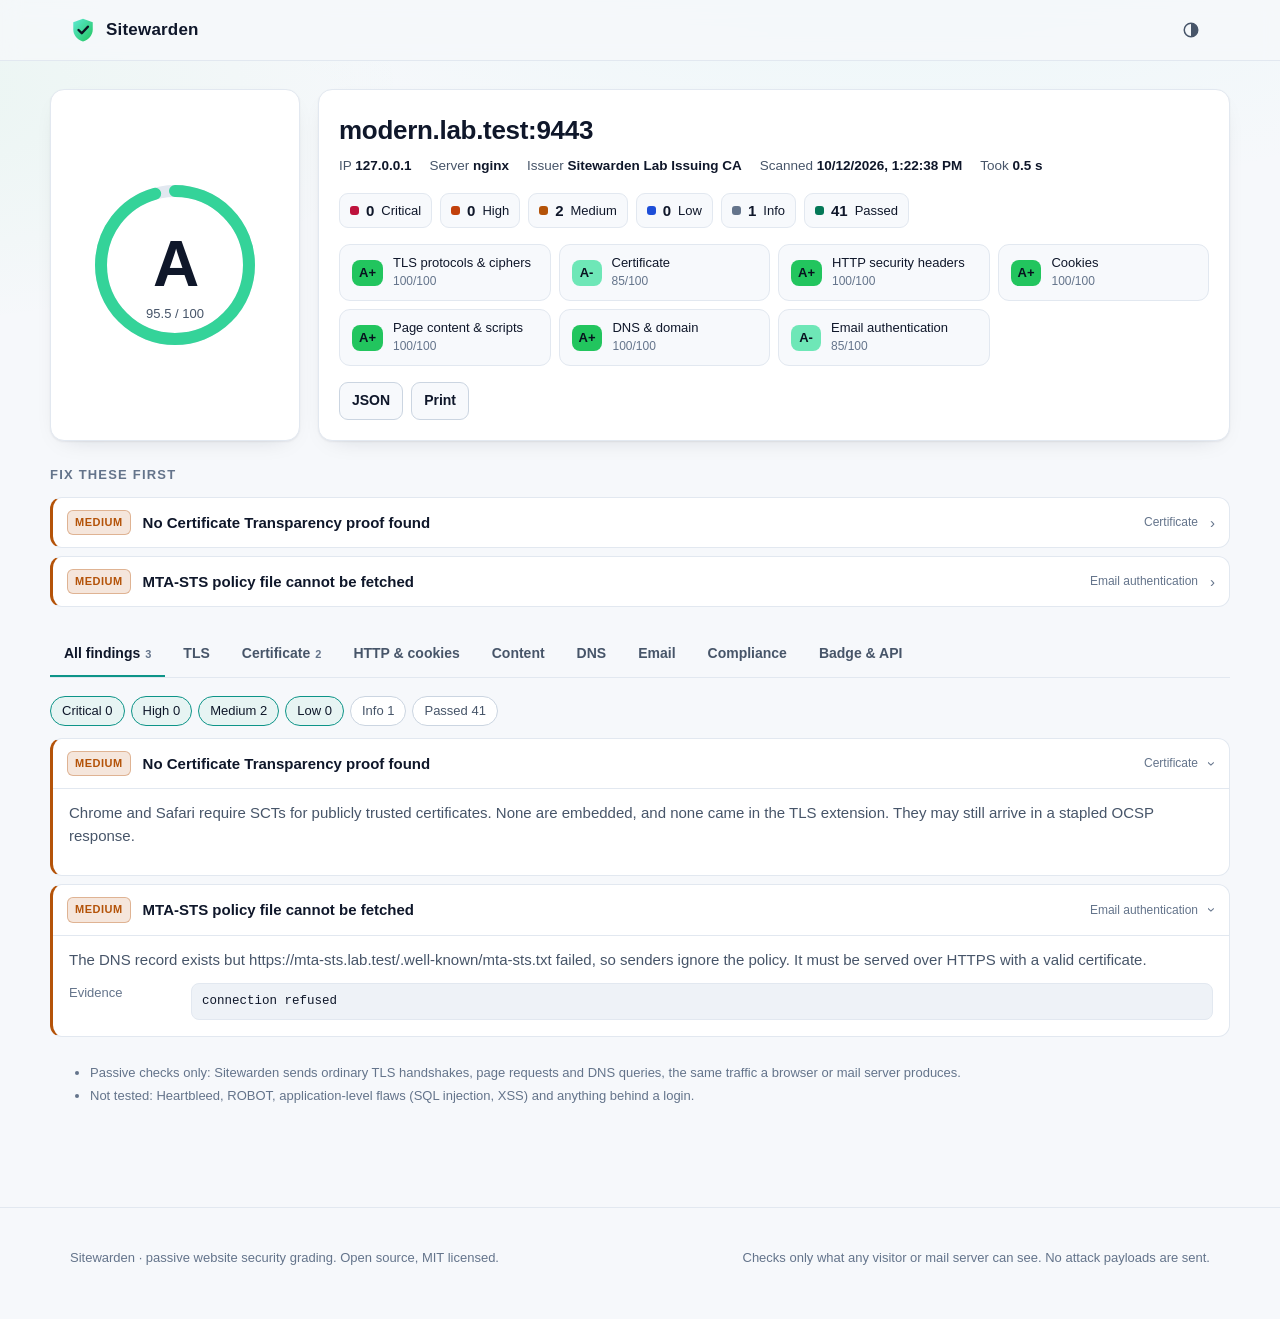
<file: lab/results/modern.html>
<!doctype html>
<html lang="en" data-standalone="1">
<head>
<meta charset="utf-8">
<meta name="viewport" content="width=device-width, initial-scale=1">
<title>modern.lab.test · A · Sitewarden report</title>
<style>/* Sitewarden UI. No external fonts or assets: the app serves itself under a strict CSP. */
:root {
  --bg: #0a0f1a;
  --bg-2: #0e1524;
  --panel: #121a2b;
  --panel-2: #172036;
  --line: #233049;
  --line-2: #2c3b5a;
  --text: #e6edf7;
  --muted: #94a3bd;
  --faint: #64748b;
  --accent: #5eead4;
  --accent-2: #22c55e;
  --link: #7dd3fc;
  --crit: #ff4d6d;
  --high: #ff6b4a;
  --med: #f5b544;
  --low: #60a5fa;
  --info: #94a3b8;
  --pass: #34d399;
  --g-ap: #22c55e; --g-a: #34d399; --g-am: #6ee7b7; --g-b: #facc15; --g-c: #fb923c;
  --g-d: #f87171; --g-e: #ef4444; --g-f: #e11d48;
  --radius: 14px;
  --mono: ui-monospace, "SF Mono", "Cascadia Code", "JetBrains Mono", Menlo, Consolas, monospace;
  --sans: ui-sans-serif, -apple-system, "Segoe UI", Inter, Roboto, "Helvetica Neue", Arial, sans-serif;
  --shadow: 0 1px 0 rgba(255,255,255,.03) inset, 0 10px 30px -12px rgba(0,0,0,.6);
}
@media (prefers-color-scheme: light) {
  :root:not([data-theme="dark"]) {
    --bg: #f6f8fb; --bg-2: #eef2f7; --panel: #ffffff; --panel-2: #f7f9fc; --line: #e2e8f0; --line-2: #cbd5e1;
    --text: #0f172a; --muted: #475569; --faint: #64748b; --accent: #0d9488; --accent-2: #16a34a; --link: #0369a1;
    --crit: #be123c; --high: #c2410c; --med: #b45309; --low: #1d4ed8; --info: #64748b; --pass: #047857;
    --shadow: 0 1px 2px rgba(15,23,42,.06), 0 8px 24px -16px rgba(15,23,42,.25);
  }
}
:root[data-theme="light"] {
  --bg: #f6f8fb; --bg-2: #eef2f7; --panel: #ffffff; --panel-2: #f7f9fc; --line: #e2e8f0; --line-2: #cbd5e1;
  --text: #0f172a; --muted: #475569; --faint: #64748b; --accent: #0d9488; --accent-2: #16a34a; --link: #0369a1;
  --crit: #be123c; --high: #c2410c; --med: #b45309; --low: #1d4ed8; --info: #64748b; --pass: #047857;
  --shadow: 0 1px 2px rgba(15,23,42,.06), 0 8px 24px -16px rgba(15,23,42,.25);
}

* { box-sizing: border-box; }
html { -webkit-text-size-adjust: 100%; }
body {
  margin: 0; background: var(--bg); color: var(--text); font: 15px/1.55 var(--sans);
  background-image: radial-gradient(1200px 500px at 70% -10%, rgba(94,234,212,.08), transparent 60%),
                    radial-gradient(900px 400px at -10% 10%, rgba(34,197,94,.06), transparent 60%);
  background-attachment: fixed; min-height: 100vh;
}
a { color: var(--link); text-decoration: none; }
a:hover { text-decoration: underline; }
code, pre, .mono { font-family: var(--mono); font-size: 12.5px; }
button { font: inherit; color: inherit; }
:focus-visible { outline: 2px solid var(--accent); outline-offset: 2px; border-radius: 6px; }
.noscript { padding: 24px; }

/* ---------- layout ---------- */
.wrap { max-width: 1180px; margin: 0 auto; padding: 0 20px; }
header.top { position: sticky; top: 0; z-index: 20; backdrop-filter: blur(10px);
  background: color-mix(in srgb, var(--bg) 82%, transparent); border-bottom: 1px solid var(--line); }
header.top .wrap { display: flex; align-items: center; gap: 16px; height: 60px; }
.brand { display: flex; align-items: center; gap: 10px; font-weight: 700; letter-spacing: .2px; color: var(--text); font-size: 17px; }
.brand:hover { text-decoration: none; }
.brand svg { width: 26px; height: 26px; }
.top nav { margin-left: auto; display: flex; gap: 6px; align-items: center; }
.top nav a, .icon-btn { color: var(--muted); padding: 6px 10px; border-radius: 8px; font-size: 14px; background: none; border: 0; cursor: pointer; }
.top nav a:hover, .icon-btn:hover { background: var(--panel-2); color: var(--text); text-decoration: none; }
.top .mini-form { display: none; }
.top .mini-form input { width: 220px; }
@media (min-width: 900px) { body.on-scan .top .mini-form { display: flex; } }
footer { color: var(--faint); font-size: 13px; padding: 40px 0 50px; border-top: 1px solid var(--line); margin-top: 60px; }
footer .wrap { display: flex; gap: 20px; flex-wrap: wrap; justify-content: space-between; }

/* ---------- hero ---------- */
.hero { padding: 72px 0 36px; text-align: center; }
.eyebrow { display: inline-flex; gap: 8px; align-items: center; color: var(--accent); font-weight: 600; font-size: 13px;
  border: 1px solid color-mix(in srgb, var(--accent) 35%, transparent); padding: 4px 12px; border-radius: 99px;
  background: color-mix(in srgb, var(--accent) 8%, transparent); }
.hero h1 { font-size: clamp(32px, 5.5vw, 56px); line-height: 1.08; margin: 18px auto 14px; max-width: 880px; letter-spacing: -1px; }
.hero h1 .grad { background: linear-gradient(90deg, var(--accent), var(--accent-2)); -webkit-background-clip: text; background-clip: text; color: transparent; }
.hero p.lead { color: var(--muted); font-size: 18px; max-width: 700px; margin: 0 auto 30px; }
form.scan-form { display: flex; gap: 10px; max-width: 640px; margin: 0 auto; }
.scan-form input, .mini-form input {
  flex: 1; min-width: 0; background: var(--panel); color: var(--text); border: 1px solid var(--line-2);
  border-radius: 12px; padding: 14px 16px; font: 16px var(--sans); box-shadow: var(--shadow);
}
.mini-form input { padding: 7px 12px; font-size: 14px; border-radius: 9px; }
.scan-form input::placeholder { color: var(--faint); }
.btn { background: linear-gradient(180deg, color-mix(in srgb, var(--accent) 92%, white), var(--accent));
  color: #04201c; border: 0; border-radius: 12px; padding: 0 22px; font-weight: 700; cursor: pointer; white-space: nowrap; }
.btn:hover { filter: brightness(1.06); }
.btn[disabled] { opacity: .6; cursor: progress; }
.btn.small { padding: 7px 12px; border-radius: 9px; font-size: 14px; }
.btn.ghost { background: var(--panel-2); color: var(--text); border: 1px solid var(--line-2); font-weight: 600; }
.form-hint { color: var(--faint); font-size: 13px; margin-top: 12px; }
.form-hint label { display: inline-flex; gap: 6px; align-items: center; cursor: pointer; }
.examples { margin-top: 16px; display: flex; gap: 8px; justify-content: center; flex-wrap: wrap; }
.chip { border: 1px solid var(--line-2); background: var(--panel); color: var(--muted); padding: 4px 11px; border-radius: 99px; font-size: 13px; cursor: pointer; }
.chip:hover { color: var(--text); border-color: var(--accent); }
.error-box { max-width: 640px; margin: 16px auto 0; padding: 12px 14px; border-radius: 10px; color: var(--crit);
  border: 1px solid color-mix(in srgb, var(--crit) 40%, transparent); background: color-mix(in srgb, var(--crit) 8%, transparent); }

.features { display: grid; grid-template-columns: repeat(auto-fit, minmax(240px, 1fr)); gap: 14px; margin: 56px 0 20px; }
.feature { background: var(--panel); border: 1px solid var(--line); border-radius: var(--radius); padding: 18px; box-shadow: var(--shadow); }
.feature h3 { margin: 8px 0 6px; font-size: 15px; }
.feature p { margin: 0; color: var(--muted); font-size: 14px; }
.feature .ico { width: 34px; height: 34px; border-radius: 9px; display: grid; place-items: center; font-size: 17px;
  background: color-mix(in srgb, var(--accent) 12%, transparent); color: var(--accent); }
.section-title { font-size: 13px; text-transform: uppercase; letter-spacing: 1.2px; color: var(--faint); margin: 38px 0 12px; font-weight: 700; }
.recent { display: grid; grid-template-columns: repeat(auto-fill, minmax(230px, 1fr)); gap: 10px; }
.recent a { display: flex; align-items: center; gap: 12px; background: var(--panel); border: 1px solid var(--line); border-radius: 12px; padding: 10px 12px; color: var(--text); }
.recent a:hover { border-color: var(--line-2); text-decoration: none; background: var(--panel-2); }
.recent .host { overflow: hidden; text-overflow: ellipsis; white-space: nowrap; font-weight: 600; font-size: 14px; }
.recent .when { color: var(--faint); font-size: 12px; }

/* ---------- grade pills ---------- */
.pill { display: inline-grid; place-items: center; min-width: 34px; height: 30px; padding: 0 7px; border-radius: 8px; font-weight: 800; color: #08111f; font-size: 14px; }
.g-Ap { background: var(--g-ap); } .g-A { background: var(--g-a); } .g-Am { background: var(--g-am); }
.g-B { background: var(--g-b); } .g-C { background: var(--g-c); } .g-D { background: var(--g-d); }
.g-E { background: var(--g-e); color: #fff; } .g-F { background: var(--g-f); color: #fff; } .g-x { background: var(--line-2); color: var(--text); }

/* ---------- progress ---------- */
.progress-card { max-width: 720px; margin: 50px auto; background: var(--panel); border: 1px solid var(--line); border-radius: var(--radius); padding: 26px; box-shadow: var(--shadow); }
.progress-card h2 { margin: 0 0 4px; font-size: 22px; }
.progress-card .sub { color: var(--muted); margin-bottom: 18px; }
.stages { list-style: none; padding: 0; margin: 0; display: grid; gap: 4px; }
.stages li { display: flex; align-items: center; gap: 12px; padding: 9px 10px; border-radius: 10px; color: var(--faint); }
.stages li.active { color: var(--text); background: var(--panel-2); }
.stages li.done { color: var(--muted); }
.stages .dot { width: 18px; height: 18px; border-radius: 50%; border: 2px solid var(--line-2); flex: none; display: grid; place-items: center; font-size: 11px; }
.stages li.done .dot { background: var(--pass); border-color: var(--pass); color: #04201c; }
.stages li.active .dot { border-color: var(--accent); border-top-color: transparent; animation: spin .8s linear infinite; }
.stages .msg { font-size: 13px; color: var(--faint); margin-left: auto; text-align: right; }
.bar { height: 4px; background: var(--line); border-radius: 4px; overflow: hidden; margin: 18px 0 0; }
.bar > span { display: block; height: 100%; background: linear-gradient(90deg, var(--accent), var(--accent-2)); transition: width .4s ease; }
@keyframes spin { to { transform: rotate(360deg); } }

/* ---------- report: summary ---------- */
.report { padding: 28px 0; }
.summary { display: grid; grid-template-columns: 250px 1fr; gap: 18px; }
@media (max-width: 860px) { .summary { grid-template-columns: 1fr; } }
.card { background: var(--panel); border: 1px solid var(--line); border-radius: var(--radius); box-shadow: var(--shadow); }
.card.pad { padding: 20px; }
.grade-card { display: flex; flex-direction: column; align-items: center; justify-content: center; padding: 24px 16px; text-align: center; }
.ring { position: relative; width: 170px; height: 170px; }
.ring svg { transform: rotate(-90deg); }
.ring .letter { position: absolute; inset: 0; display: grid; place-items: center; font-size: 64px; font-weight: 800; letter-spacing: -2px; }
.ring .score { position: absolute; left: 0; right: 0; bottom: 26px; font-size: 13px; color: var(--muted); }
.grade-card .capped { margin-top: 10px; font-size: 12.5px; color: var(--med); max-width: 220px; }
.target-card h1 { margin: 0; font-size: 26px; word-break: break-all; letter-spacing: -.3px; }
.target-card .meta { color: var(--muted); font-size: 13.5px; display: flex; gap: 6px 18px; flex-wrap: wrap; margin: 6px 0 16px; }
.target-card .meta b { color: var(--text); font-weight: 600; }
.counts { display: flex; gap: 8px; flex-wrap: wrap; margin-bottom: 16px; }
.count { display: flex; align-items: center; gap: 7px; padding: 5px 10px; border-radius: 9px; background: var(--panel-2); border: 1px solid var(--line); font-size: 13px; cursor: pointer; }
.count b { font-size: 15px; }
.count .sw { width: 9px; height: 9px; border-radius: 3px; }
.cats { display: grid; grid-template-columns: repeat(auto-fill, minmax(190px, 1fr)); gap: 8px; }
.cat { display: flex; align-items: center; gap: 10px; padding: 10px 12px; background: var(--panel-2); border: 1px solid var(--line); border-radius: 11px; cursor: pointer; text-align: left; }
.cat:hover { border-color: var(--line-2); }
.cat .lbl { font-size: 13px; line-height: 1.25; }
.cat .sc { font-size: 12px; color: var(--faint); }
.cat .pill { min-width: 30px; height: 26px; font-size: 13px; }
.actions { display: flex; gap: 8px; flex-wrap: wrap; margin-top: 16px; }

.top-issues { margin-top: 18px; }
.top-issues h2, .panel h2 { font-size: 17px; margin: 0 0 12px; }

/* ---------- tabs ---------- */
.tabs { display: flex; gap: 4px; overflow-x: auto; border-bottom: 1px solid var(--line); margin: 26px 0 18px; scrollbar-width: thin; }
.tab { background: none; border: 0; padding: 10px 14px; cursor: pointer; color: var(--muted); border-bottom: 2px solid transparent; white-space: nowrap; font-weight: 600; font-size: 14px; }
.tab:hover { color: var(--text); }
.tab.on { color: var(--text); border-bottom-color: var(--accent); }
.tab .n { font-size: 11px; color: var(--faint); margin-left: 5px; }

/* ---------- findings ---------- */
.filters { display: flex; gap: 6px; flex-wrap: wrap; margin-bottom: 12px; align-items: center; }
.filters .chip.on { color: var(--text); border-color: var(--accent); background: color-mix(in srgb, var(--accent) 10%, var(--panel)); }
.filters .spacer { flex: 1; }
.findings { display: grid; gap: 8px; }
.finding { background: var(--panel); border: 1px solid var(--line); border-left: 3px solid var(--sev); border-radius: 12px; }
.finding > button { display: flex; width: 100%; gap: 12px; align-items: center; padding: 12px 14px; background: none; border: 0; cursor: pointer; text-align: left; }
.finding .title { font-weight: 600; flex: 1; }
.finding .catname { color: var(--faint); font-size: 12px; white-space: nowrap; }
.finding .chev { color: var(--faint); transition: transform .15s; }
.finding.open .chev { transform: rotate(90deg); }
.finding .body { display: none; padding: 0 16px 16px 16px; border-top: 1px solid var(--line); }
.finding.open .body { display: block; }
.finding .body p { margin: 12px 0 0; color: var(--muted); }
.sev { --sev: var(--info); }
.sev-critical { --sev: var(--crit); } .sev-high { --sev: var(--high); } .sev-medium { --sev: var(--med); }
.sev-low { --sev: var(--low); } .sev-info { --sev: var(--info); } .sev-pass { --sev: var(--pass); }
.badge { font-size: 11px; font-weight: 800; letter-spacing: .5px; text-transform: uppercase; padding: 3px 7px; border-radius: 6px;
  color: var(--sev); background: color-mix(in srgb, var(--sev) 14%, transparent); border: 1px solid color-mix(in srgb, var(--sev) 35%, transparent); white-space: nowrap; }
.kv { display: grid; grid-template-columns: 110px 1fr; gap: 6px 12px; margin-top: 12px; font-size: 14px; }
.kv > div:nth-child(odd) { color: var(--faint); font-size: 13px; }
.evidence { font-family: var(--mono); font-size: 12.5px; background: var(--bg-2); border: 1px solid var(--line); border-radius: 8px; padding: 8px 10px; word-break: break-word; white-space: pre-wrap; color: var(--text); }
.fix { color: var(--pass); }
.tags { display: flex; gap: 5px; flex-wrap: wrap; }
.tag { font-size: 11.5px; font-family: var(--mono); padding: 2px 6px; border-radius: 5px; background: var(--panel-2); border: 1px solid var(--line); color: var(--muted); }
.snips { margin-top: 12px; border: 1px solid var(--line); border-radius: 10px; overflow: hidden; }
.snips .bar2 { display: flex; gap: 2px; background: var(--panel-2); border-bottom: 1px solid var(--line); padding: 4px; align-items: center; }
.snips .bar2 button { background: none; border: 0; padding: 4px 9px; border-radius: 6px; cursor: pointer; color: var(--muted); font-size: 12.5px; }
.snips .bar2 button.on { background: var(--panel); color: var(--text); }
.snips .bar2 .copy { margin-left: auto; }
.snips pre { margin: 0; padding: 12px; overflow-x: auto; background: var(--bg-2); font-size: 12.5px; }
.empty { color: var(--faint); padding: 18px; text-align: center; border: 1px dashed var(--line-2); border-radius: 12px; }

/* ---------- detail panels ---------- */
.grid2 { display: grid; grid-template-columns: repeat(auto-fit, minmax(330px, 1fr)); gap: 14px; }
.panel { background: var(--panel); border: 1px solid var(--line); border-radius: var(--radius); padding: 18px; box-shadow: var(--shadow); min-width: 0; }
.panel + .panel { margin-top: 0; }
.stack { display: grid; gap: 14px; }
table.t { width: 100%; border-collapse: collapse; font-size: 13.5px; }
table.t th { text-align: left; color: var(--faint); font-weight: 600; font-size: 12px; text-transform: uppercase; letter-spacing: .6px; padding: 6px 8px; border-bottom: 1px solid var(--line); }
table.t td { padding: 7px 8px; border-bottom: 1px solid var(--line); vertical-align: top; word-break: break-word; }
table.t tr:last-child td { border-bottom: 0; }
.scroll-x { overflow-x: auto; }
.yes { color: var(--pass); font-weight: 600; } .no { color: var(--faint); } .bad { color: var(--crit); font-weight: 600; } .warn { color: var(--med); font-weight: 600; }
.strength { font-size: 11px; font-weight: 700; padding: 2px 6px; border-radius: 5px; text-transform: uppercase; letter-spacing: .4px; }
.strength.strong { color: var(--pass); background: color-mix(in srgb, var(--pass) 14%, transparent); }
.strength.acceptable { color: var(--low); background: color-mix(in srgb, var(--low) 14%, transparent); }
.strength.weak { color: var(--med); background: color-mix(in srgb, var(--med) 14%, transparent); }
.strength.insecure { color: var(--crit); background: color-mix(in srgb, var(--crit) 14%, transparent); }
.proto-grid { display: grid; grid-template-columns: repeat(auto-fill, minmax(120px, 1fr)); gap: 8px; }
.proto { border: 1px solid var(--line); border-radius: 10px; padding: 10px; background: var(--panel-2); }
.proto .n { font-weight: 700; } .proto .s { font-size: 13px; }
.chain { display: grid; gap: 8px; }
.cert { border: 1px solid var(--line); border-radius: 11px; padding: 12px; background: var(--panel-2); position: relative; }
.cert .who { font-weight: 700; word-break: break-all; }
.cert .sub2 { color: var(--muted); font-size: 13px; }
.chain .arrow { text-align: center; color: var(--faint); font-size: 13px; line-height: 1; }
.flow { display: flex; flex-wrap: wrap; gap: 6px; align-items: center; font-family: var(--mono); font-size: 12.5px; }
.flow .hop { background: var(--panel-2); border: 1px solid var(--line); border-radius: 8px; padding: 4px 8px; word-break: break-all; }
.flow .st { color: var(--faint); }
.tree { font-family: var(--mono); font-size: 12.5px; }
.tree ul { list-style: none; margin: 0; padding-left: 18px; border-left: 1px dashed var(--line-2); }
.tree > ul { padding-left: 0; border: 0; }
.tree li { margin: 4px 0; }
.tree .rec { color: var(--muted); word-break: break-all; }
.comp { display: flex; gap: 12px; padding: 12px 0; border-bottom: 1px solid var(--line); }
.comp:last-child { border-bottom: 0; }
.comp .mark { font-size: 18px; width: 22px; flex: none; }
.comp ul { margin: 4px 0 0; padding-left: 18px; color: var(--muted); font-size: 13.5px; }
.note { color: var(--faint); font-size: 13px; }
.dl { display: grid; grid-template-columns: max-content 1fr; gap: 6px 16px; font-size: 13.5px; }
.dl dt { color: var(--faint); } .dl dd { margin: 0; word-break: break-word; }
.copyline { display: flex; gap: 8px; align-items: center; margin-top: 8px; }
.copyline input { flex: 1; min-width: 0; background: var(--bg-2); border: 1px solid var(--line); color: var(--text); border-radius: 8px; padding: 7px 10px; font: 12.5px var(--mono); }
.toast { position: fixed; bottom: 22px; left: 50%; transform: translateX(-50%); background: var(--panel-2); border: 1px solid var(--line-2); padding: 9px 16px; border-radius: 10px; box-shadow: var(--shadow); font-size: 14px; z-index: 50; }
.limits { margin-top: 26px; color: var(--faint); font-size: 13px; }
.limits li { margin: 3px 0; }

@media (max-width: 640px) {
  .wrap { padding: 0 14px; }
  form.scan-form { flex-direction: column; }
  .btn { padding: 12px 18px; }
  .hero { padding-top: 44px; }
  .kv { grid-template-columns: 1fr; }
  .stages .msg { display: none; }
}
@media print {
  header.top, footer, .tabs, .filters, .actions, form { display: none !important; }
  body { background: #fff; color: #000; }
  .finding .body { display: block !important; }
}

.stack { display: flex; flex-direction: column; gap: 14px; }
.strength { white-space: nowrap; }
.icon-btn svg { display: block; }
</style>
</head>
<body>
<div id="app"></div>
<script type="application/json" id="report-data">{"tool": "sitewarden", "version": "1.0.0", "target": "modern.lab.test", "port": 9443, "scanned_at": "2026-10-12T13:22:38+00:00", "notes": [], "errors": {}, "ip": "127.0.0.1", "registrable_domain": "lab.test", "http": {"https_chain": [{"url": "https://modern.lab.test:9443/", "status": 200, "error": null, "location": null, "elapsed_ms": 10, "tls": null}], "http_chain": [{"url": "http://modern.lab.test:9080/", "status": 301, "error": null, "location": "https://modern.lab.test:9443/", "elapsed_ms": 4, "tls": null}, {"url": "https://modern.lab.test:9443/", "status": 200, "error": null, "location": null, "elapsed_ms": 12, "tls": null}], "hsts_preloaded": false, "hsts_preload_entry": null, "http_redirects": [{"url": "http://modern.lab.test:9080/", "status": 301, "error": null}, {"url": "https://modern.lab.test:9443/", "status": 200, "error": null}], "https_redirects": [{"url": "https://modern.lab.test:9443/", "status": 200, "error": null}], "http_listening": true, "hsts": {"max_age": 63072000, "include_subdomains": true, "preload": true, "valid": true, "raw": "max-age=63072000; includeSubDomains; preload"}, "status": 200, "url": "https://modern.lab.test:9443/", "cors": {"allow_origin": null, "allow_credentials": false, "reflects_origin": false}, "technology": {"server": "nginx"}, "response_headers": [["Server", "nginx"], ["Date", "Mon, 12 Oct 2026 13:22:38 GMT"], ["Content-Type", "text/html"], ["Transfer-Encoding", "chunked"], ["Connection", "close"], ["Strict-Transport-Security", "max-age=63072000; includeSubDomains; preload"], ["Content-Security-Policy", "default-src 'self'; script-src 'nonce-ed3bc537638486543782a680ac234846' 'strict-dynamic'; object-src 'none'; base-uri 'none'; frame-ancestors 'none'; form-action 'self'; require-trusted-types-for 'script'; upgrade-insecure-requests"], ["X-Content-Type-Options", "nosniff"], ["Referrer-Policy", "strict-origin-when-cross-origin"], ["Permissions-Policy", "camera=(), microphone=(), geolocation=()"], ["Cross-Origin-Opener-Policy", "same-origin"], ["Cross-Origin-Resource-Policy", "same-origin"], ["Set-Cookie", "__Host-session=r4nd0m; Path=/; Secure; HttpOnly; SameSite=Lax"]], "final_url": "https://modern.lab.test:9443/", "csp": {"level": "strict", "policies": [{"source": "header", "directives": {"default-src": ["'self'"], "script-src": ["'nonce-ed3bc537638486543782a680ac234846'", "'strict-dynamic'"], "object-src": ["'none'"], "base-uri": ["'none'"], "frame-ancestors": ["'none'"], "form-action": ["'self'"], "require-trusted-types-for": ["'script'"], "upgrade-insecure-requests": []}}]}, "security_txt": {"present": true, "path": "/.well-known/security.txt", "fields": {"contact": ["mailto:security@lab.test"], "expires": ["2027-04-10T13:22:36Z"], "preferred-languages": ["en"]}, "signed": false}}, "dns": {"host": "modern.lab.test", "domain": "lab.test", "a": ["127.0.0.1"], "aaaa": ["::1"], "ns": ["ns1.lab.test.", "ns2.lab.test."], "ns_networks": ["192.0.2.0/24", "198.51.100.0/24"], "dnssec": {"domain": "lab.test", "status": "secure", "detail": "Chain of trust validated from the root: . -> test. -> lab.test.", "weak_algorithms": [], "resolver_ad": false, "chain": [{"zone": ".", "signed": true, "secure": true, "ds": [], "keys": ["KSK 5262 ECDSAP256SHA256", "ZSK 57325 ECDSAP256SHA256"], "algorithms": [], "error": null}, {"zone": "test.", "signed": true, "secure": true, "ds": ["19546 ECDSAP256SHA256 SHA-256"], "keys": ["ZSK 28529 ECDSAP256SHA256", "KSK 19546 ECDSAP256SHA256"], "algorithms": ["ECDSAP256SHA256"], "error": null}, {"zone": "lab.test.", "signed": true, "secure": true, "ds": ["27127 ECDSAP256SHA256 SHA-256"], "keys": ["KSK 27127 ECDSAP256SHA256", "ZSK 58462 ECDSAP256SHA256"], "algorithms": ["ECDSAP256SHA256"], "error": null}]}, "caa": {"name": "lab.test", "records": ["0 iodef \"mailto:security@lab.test\"", "0 issue \"letsencrypt.org\""]}}, "cookies": [{"name": "__Host-session", "value_length": 6, "secure": true, "httponly": true, "samesite": "Lax", "domain": null, "path": "/", "lifetime_days": null, "partitioned": false, "session_like": true, "set_by": "https://modern.lab.test:9443/", "over_https": true}, {"name": "__Host-session", "value_length": 6, "secure": true, "httponly": true, "samesite": "Lax", "domain": null, "path": "/", "lifetime_days": null, "partitioned": false, "session_like": true, "set_by": "https://modern.lab.test:9443/", "over_https": true}], "content": {"resources": 1, "inline_scripts": 0, "inline_event_handlers": 0, "forms": 0, "third_party_script_hosts": [], "scripts": ["https://modern.lab.test:9443/app.js"], "libraries": []}, "tls": {"host": "modern.lab.test", "ip": "127.0.0.1", "port": 9443, "reachable": true, "error": null, "protocols": {"TLS 1.3": true, "TLS 1.2": true, "TLS 1.1": false, "TLS 1.0": false, "SSL 3.0": false, "SSL 2.0": false}, "ciphers": {"TLS 1.3": [{"code": "0x1302", "name": "TLS_AES_256_GCM_SHA384", "openssl": "TLS_AES_256_GCM_SHA384", "kx": "ANY", "auth": "ANY", "cipher": "AES_256_GCM", "bits": 256, "mac": "AEAD", "forward_secret": true, "aead": true, "strength": "strong"}, {"code": "0x1303", "name": "TLS_CHACHA20_POLY1305_SHA256", "openssl": "TLS_CHACHA20_POLY1305_SHA256", "kx": "ANY", "auth": "ANY", "cipher": "CHACHA20_POLY1305", "bits": 256, "mac": "AEAD", "forward_secret": true, "aead": true, "strength": "strong"}, {"code": "0x1301", "name": "TLS_AES_128_GCM_SHA256", "openssl": "TLS_AES_128_GCM_SHA256", "kx": "ANY", "auth": "ANY", "cipher": "AES_128_GCM", "bits": 128, "mac": "AEAD", "forward_secret": true, "aead": true, "strength": "strong"}], "TLS 1.2": [{"code": "0xC02C", "name": "TLS_ECDHE_ECDSA_WITH_AES_256_GCM_SHA384", "openssl": "ECDHE-ECDSA-AES256-GCM-SHA384", "kx": "ECDHE", "auth": "ECDSA", "cipher": "AES_256_GCM", "bits": 256, "mac": "AEAD", "forward_secret": true, "aead": true, "strength": "strong"}, {"code": "0xC030", "name": "TLS_ECDHE_RSA_WITH_AES_256_GCM_SHA384", "openssl": "ECDHE-RSA-AES256-GCM-SHA384", "kx": "ECDHE", "auth": "RSA", "cipher": "AES_256_GCM", "bits": 256, "mac": "AEAD", "forward_secret": true, "aead": true, "strength": "strong"}, {"code": "0xCCA8", "name": "TLS_ECDHE_RSA_WITH_CHACHA20_POLY1305_SHA256", "openssl": "ECDHE-RSA-CHACHA20-POLY1305", "kx": "ECDHE", "auth": "RSA", "cipher": "CHACHA20_POLY1305", "bits": 256, "mac": "AEAD", "forward_secret": true, "aead": true, "strength": "strong"}, {"code": "0xCCA9", "name": "TLS_ECDHE_ECDSA_WITH_CHACHA20_POLY1305_SHA256", "openssl": "ECDHE-ECDSA-CHACHA20-POLY1305", "kx": "ECDHE", "auth": "ECDSA", "cipher": "CHACHA20_POLY1305", "bits": 256, "mac": "AEAD", "forward_secret": true, "aead": true, "strength": "strong"}, {"code": "0xC02B", "name": "TLS_ECDHE_ECDSA_WITH_AES_128_GCM_SHA256", "openssl": "ECDHE-ECDSA-AES128-GCM-SHA256", "kx": "ECDHE", "auth": "ECDSA", "cipher": "AES_128_GCM", "bits": 128, "mac": "AEAD", "forward_secret": true, "aead": true, "strength": "strong"}, {"code": "0xC02F", "name": "TLS_ECDHE_RSA_WITH_AES_128_GCM_SHA256", "openssl": "ECDHE-RSA-AES128-GCM-SHA256", "kx": "ECDHE", "auth": "RSA", "cipher": "AES_128_GCM", "bits": 128, "mac": "AEAD", "forward_secret": true, "aead": true, "strength": "strong"}]}, "server_preference": {"TLS 1.3": false, "TLS 1.2": false}, "groups": ["X25519MLKEM768", "x25519", "secp256r1", "secp384r1"], "groups_tls12": ["x25519", "secp256r1", "secp384r1"], "post_quantum": ["X25519MLKEM768"], "features": {"ocsp_stapling": false, "secure_renegotiation": true, "extended_master_secret": true, "session_tickets": false, "tls_compression": false, "heartbeat_extension": false, "fallback_scsv": true, "sct_tls_extension": false, "alpn": ["h2"], "tls13_downgrade_protection": true, "sni_required": false}, "sslv2_ciphers": [], "handshakes": 39, "notes": []}, "certificates": [{"auth": "ECDSA", "presented": [{"subject": "modern.lab.test", "subject_dn": "CN=modern.lab.test,O=Sitewarden Lab Site", "issuer": "Sitewarden Lab Issuing CA", "issuer_dn": "CN=Sitewarden Lab Issuing CA,O=Sitewarden Lab", "issuer_org": "Sitewarden Lab", "serial": "1837ba25c8d7766f4d7073e819d1226246450e48", "not_before": "2026-10-11T13:22:35+00:00", "not_after": "2027-01-09T13:22:35+00:00", "days_left": 88, "lifetime_days": 90, "key": "ECDSA 256 (secp256r1)", "key_type": "ECDSA", "key_bits": 256, "signature": "SHA256 with ecdsa-with-SHA256", "sha256": "d3d15f33dad3efa383e3c4dbbdc66de32d89532c96469b4476b1805661e4673c", "spki_sha256": "4f3682b3a5e00df0704bee4db783297088804f35c04b5ef98c461ccef4c51097", "self_signed": false, "is_ca": false}, {"subject": "Sitewarden Lab Issuing CA", "subject_dn": "CN=Sitewarden Lab Issuing CA,O=Sitewarden Lab", "issuer": "Sitewarden Lab Root CA", "issuer_dn": "CN=Sitewarden Lab Root CA,O=Sitewarden Lab", "issuer_org": "Sitewarden Lab", "serial": "77527133154aa22f75171c3b5bb74ca2b43533ea", "not_before": "2026-10-11T13:22:35+00:00", "not_after": "2031-10-11T13:22:35+00:00", "days_left": 1824, "lifetime_days": 1826, "key": "ECDSA 256 (secp256r1)", "key_type": "ECDSA", "key_bits": 256, "signature": "SHA384 with ecdsa-with-SHA384", "sha256": "0ee887bfdb13b2f258dfab7aa72277c3c3b76e3c5d3f3609e393297772f4a794", "spki_sha256": "c537bda34cdd6b34eb148f6b2dea6805e48d480deeffcbe63b2017a06d6ec26e", "self_signed": false, "is_ca": true}], "leaf": {"subject": "modern.lab.test", "subject_dn": "CN=modern.lab.test,O=Sitewarden Lab Site", "issuer": "Sitewarden Lab Issuing CA", "issuer_dn": "CN=Sitewarden Lab Issuing CA,O=Sitewarden Lab", "issuer_org": "Sitewarden Lab", "serial": "1837ba25c8d7766f4d7073e819d1226246450e48", "not_before": "2026-10-11T13:22:35+00:00", "not_after": "2027-01-09T13:22:35+00:00", "days_left": 88, "lifetime_days": 90, "key": "ECDSA 256 (secp256r1)", "key_type": "ECDSA", "key_bits": 256, "signature": "SHA256 with ecdsa-with-SHA256", "sha256": "d3d15f33dad3efa383e3c4dbbdc66de32d89532c96469b4476b1805661e4673c", "spki_sha256": "4f3682b3a5e00df0704bee4db783297088804f35c04b5ef98c461ccef4c51097", "self_signed": false, "is_ca": false}, "names": ["modern.lab.test"], "trusted": true, "trust_error": null, "path": ["modern.lab.test", "Sitewarden Lab Issuing CA", "Sitewarden Lab Root CA"], "aia_fetched": false, "hostname_ok": true, "validation": "DV", "scts": 0, "must_staple": false, "ocsp_urls": [], "crl_urls": [], "revocation": {"status": "not checked", "detail": "certificate lists no OCSP or CRL location"}}, {"auth": "RSA", "presented": [{"subject": "modern.lab.test", "subject_dn": "CN=modern.lab.test,O=Sitewarden Lab Site", "issuer": "Sitewarden Lab Issuing CA", "issuer_dn": "CN=Sitewarden Lab Issuing CA,O=Sitewarden Lab", "issuer_org": "Sitewarden Lab", "serial": "249c7e8ce2891049a6fa68949957accb0cf5b18e", "not_before": "2026-10-11T13:22:36+00:00", "not_after": "2027-01-09T13:22:36+00:00", "days_left": 88, "lifetime_days": 90, "key": "RSA 2048", "key_type": "RSA", "key_bits": 2048, "signature": "SHA256 with ecdsa-with-SHA256", "sha256": "a86fe6ba5a97236804a11c0dd87851cf68cb9698857a6227dd5dabbed2551209", "spki_sha256": "ef6051e41552ba1e6bddaf9bf7f2d8115b1709b7ea9df81706fdcf9683c44fd0", "self_signed": false, "is_ca": false}, {"subject": "Sitewarden Lab Issuing CA", "subject_dn": "CN=Sitewarden Lab Issuing CA,O=Sitewarden Lab", "issuer": "Sitewarden Lab Root CA", "issuer_dn": "CN=Sitewarden Lab Root CA,O=Sitewarden Lab", "issuer_org": "Sitewarden Lab", "serial": "77527133154aa22f75171c3b5bb74ca2b43533ea", "not_before": "2026-10-11T13:22:35+00:00", "not_after": "2031-10-11T13:22:35+00:00", "days_left": 1824, "lifetime_days": 1826, "key": "ECDSA 256 (secp256r1)", "key_type": "ECDSA", "key_bits": 256, "signature": "SHA384 with ecdsa-with-SHA384", "sha256": "0ee887bfdb13b2f258dfab7aa72277c3c3b76e3c5d3f3609e393297772f4a794", "spki_sha256": "c537bda34cdd6b34eb148f6b2dea6805e48d480deeffcbe63b2017a06d6ec26e", "self_signed": false, "is_ca": true}], "leaf": {"subject": "modern.lab.test", "subject_dn": "CN=modern.lab.test,O=Sitewarden Lab Site", "issuer": "Sitewarden Lab Issuing CA", "issuer_dn": "CN=Sitewarden Lab Issuing CA,O=Sitewarden Lab", "issuer_org": "Sitewarden Lab", "serial": "249c7e8ce2891049a6fa68949957accb0cf5b18e", "not_before": "2026-10-11T13:22:36+00:00", "not_after": "2027-01-09T13:22:36+00:00", "days_left": 88, "lifetime_days": 90, "key": "RSA 2048", "key_type": "RSA", "key_bits": 2048, "signature": "SHA256 with ecdsa-with-SHA256", "sha256": "a86fe6ba5a97236804a11c0dd87851cf68cb9698857a6227dd5dabbed2551209", "spki_sha256": "ef6051e41552ba1e6bddaf9bf7f2d8115b1709b7ea9df81706fdcf9683c44fd0", "self_signed": false, "is_ca": false}, "names": ["modern.lab.test"], "trusted": true, "trust_error": null, "path": ["modern.lab.test", "Sitewarden Lab Issuing CA", "Sitewarden Lab Root CA"], "aia_fetched": false, "hostname_ok": true, "validation": "DV", "scts": 0, "must_staple": false, "ocsp_urls": [], "crl_urls": [], "revocation": {"status": "not checked", "detail": "certificate lists no OCSP or CRL location"}}], "mozilla": {"modern": {"compliant": false, "problems": ["protocols not in profile: TLSv1.2", "6 TLS 1.2 suites outside the profile", "RSA certificate not allowed"], "oldest_clients": ["Firefox 63", "Android 10.0", "Chrome 70", "Edge 75", "Java 11", "OpenSSL 1.1.1", "Opera 57", "Safari 12.1"]}, "intermediate": {"compliant": true, "problems": [], "oldest_clients": ["Firefox 31.3.0", "Android 4.4.2", "Chrome 49", "Edge 15 on Windows 10", "IE 11 on Windows 10", "Java 8u161", "OpenSSL 1.0.1l", "Opera 20", "Safari 9"]}, "guidelines_version": 6.0}, "email": {"domain": "lab.test", "mx": ["mail.lab.test"], "null_mx": false, "spf": {"record": "v=spf1 ip4:192.0.2.0/24 include:_spf.lab.test. -all", "all": "-", "lookups": 1, "void_lookups": 0, "errors": [], "warnings": [], "includes": ["_spf.lab.test."], "tree": {"domain": "lab.test", "record": "v=spf1 ip4:192.0.2.0/24 include:_spf.lab.test. -all", "children": [{"domain": "_spf.lab.test.", "record": "v=spf1 ip4:198.51.100.0/24 -all", "children": []}]}}, "dmarc": {"record": "v=DMARC1; p=reject; rua=mailto:dmarc@lab.test; adkim=s; aspf=s", "tags": {"v": "DMARC1", "p": "reject", "rua": "mailto:dmarc@lab.test", "adkim": "s", "aspf": "s"}}, "dkim": [{"selector": "selector1", "record": "v=DKIM1; k=rsa; p=MIIBIjANBgkqhkiG9w0BAQEFAAOCAQ8AMIIBCgKCAQEA1gzUTpiFdjDi2BsrCQNBdUUmBv8efdyml92IS1LE2hp3qmGIUNLXT8s6MySLs0uo2xFGqI19ICxJQ6S6IvPAXGzO+C9yVxQNpjnNdHswLRSKL3XQXT6A3xX89CzBdVX05HRazCfoLR", "testing": false, "revoked": false, "key_type": "rsa", "bits": 2048}], "mta_sts": null}, "grade": "A", "score": 95.5, "categories": {"tls": {"label": "TLS protocols & ciphers", "score": 100, "grade": "A+", "counts": {"critical": 0, "high": 0, "medium": 0, "low": 0, "info": 1, "pass": 8}, "skipped": false}, "certificate": {"label": "Certificate", "score": 85, "grade": "A-", "counts": {"critical": 0, "high": 0, "medium": 1, "low": 0, "info": 0, "pass": 9}, "skipped": false}, "headers": {"label": "HTTP security headers", "score": 100, "grade": "A+", "counts": {"critical": 0, "high": 0, "medium": 0, "low": 0, "info": 0, "pass": 13}, "skipped": false}, "cookies": {"label": "Cookies", "score": 100, "grade": "A+", "counts": {"critical": 0, "high": 0, "medium": 0, "low": 0, "info": 0, "pass": 2}, "skipped": false}, "content": {"label": "Page content & scripts", "score": 100, "grade": "A+", "counts": {"critical": 0, "high": 0, "medium": 0, "low": 0, "info": 0, "pass": 1}, "skipped": false}, "dns": {"label": "DNS & domain", "score": 100, "grade": "A+", "counts": {"critical": 0, "high": 0, "medium": 0, "low": 0, "info": 0, "pass": 4}, "skipped": false}, "email": {"label": "Email authentication", "score": 85, "grade": "A-", "counts": {"critical": 0, "high": 0, "medium": 1, "low": 0, "info": 0, "pass": 4}, "skipped": false}}, "capped_by": [], "skipped": [], "compliance": {"pci_dss_4": {"name": "PCI DSS v4.0 req. 4.2.1 (strong cryptography in transit)", "compliant": true, "problems": []}, "nist_800_52r2": {"name": "NIST SP 800-52 Rev. 2 (US federal TLS guidelines)", "compliant": false, "problems": ["3 suites outside the SP 800-52r2 approved list (e.g. TLS_CHACHA20_POLY1305_SHA256)"]}, "mozilla_modern": {"name": "Mozilla Modern profile (v6.0)", "compliant": false, "problems": ["protocols not in profile: TLSv1.2", "6 TLS 1.2 suites outside the profile", "RSA certificate not allowed"]}, "mozilla_intermediate": {"name": "Mozilla Intermediate profile (v6.0)", "compliant": true, "problems": []}, "owasp_headers": {"name": "OWASP Secure Headers baseline", "compliant": true, "problems": []}, "bulk_sender": {"name": "Gmail / Yahoo bulk-sender authentication (2024)", "compliant": true, "problems": []}}, "findings": [{"id": "cert.ct", "category": "certificate", "severity": "medium", "title": "No Certificate Transparency proof found", "detail": "Chrome and Safari require SCTs for publicly trusted certificates. None are embedded, and none came in the TLS extension. They may still arrive in a stapled OCSP response.", "evidence": null, "fix": null, "snippets": {}, "refs": [], "cap": null, "tags": []}, {"id": "mtasts.policy_unreachable", "category": "email", "severity": "medium", "title": "MTA-STS policy file cannot be fetched", "detail": "The DNS record exists but https://mta-sts.lab.test/.well-known/mta-sts.txt failed, so senders ignore the policy. It must be served over HTTPS with a valid certificate.", "evidence": "connection refused", "fix": null, "snippets": {}, "refs": [], "cap": null, "tags": []}, {"id": "tls.groups", "category": "tls", "severity": "info", "title": "Key exchange groups: X25519MLKEM768, x25519, secp256r1, secp384r1", "detail": "Most preferred: X25519MLKEM768.", "evidence": null, "fix": null, "snippets": {}, "refs": [], "cap": null, "tags": []}, {"id": "cert.dual", "category": "certificate", "severity": "pass", "title": "Serves both ECDSA and RSA certificates", "detail": "Modern clients get the faster ECDSA certificate while legacy clients still connect.", "evidence": null, "fix": null, "snippets": {}, "refs": [], "cap": null, "tags": []}, {"id": "cert.hostname", "category": "certificate", "severity": "pass", "title": "Certificate covers modern.lab.test (ECDSA certificate)", "detail": "", "evidence": "1 name(s): modern.lab.test", "fix": null, "snippets": {}, "refs": [], "cap": null, "tags": []}, {"id": "cert.hostname", "category": "certificate", "severity": "pass", "title": "Certificate covers modern.lab.test (RSA certificate)", "detail": "", "evidence": "1 name(s): modern.lab.test", "fix": null, "snippets": {}, "refs": [], "cap": null, "tags": []}, {"id": "cert.key", "category": "certificate", "severity": "pass", "title": "Strong certificate key: ECDSA 256 (secp256r1) (ECDSA certificate)", "detail": "", "evidence": null, "fix": null, "snippets": {}, "refs": [], "cap": null, "tags": []}, {"id": "cert.key", "category": "certificate", "severity": "pass", "title": "Strong certificate key: RSA 2048 (RSA certificate)", "detail": "", "evidence": null, "fix": null, "snippets": {}, "refs": [], "cap": null, "tags": []}, {"id": "cert.trusted", "category": "certificate", "severity": "pass", "title": "Trusted by the Mozilla root store (ECDSA certificate)", "detail": "", "evidence": "modern.lab.test -> Sitewarden Lab Issuing CA -> Sitewarden Lab Root CA", "fix": null, "snippets": {}, "refs": [], "cap": null, "tags": []}, {"id": "cert.trusted", "category": "certificate", "severity": "pass", "title": "Trusted by the Mozilla root store (RSA certificate)", "detail": "", "evidence": "modern.lab.test -> Sitewarden Lab Issuing CA -> Sitewarden Lab Root CA", "fix": null, "snippets": {}, "refs": [], "cap": null, "tags": []}, {"id": "cert.validity", "category": "certificate", "severity": "pass", "title": "Certificate valid for another 88 days (ECDSA certificate)", "detail": "", "evidence": "2026-10-11 to 2027-01-09", "fix": null, "snippets": {}, "refs": [], "cap": null, "tags": []}, {"id": "cert.validity", "category": "certificate", "severity": "pass", "title": "Certificate valid for another 88 days (RSA certificate)", "detail": "", "evidence": "2026-10-11 to 2027-01-09", "fix": null, "snippets": {}, "refs": [], "cap": null, "tags": []}, {"id": "content.no_mixed", "category": "content", "severity": "pass", "title": "No mixed content", "detail": "", "evidence": null, "fix": null, "snippets": {}, "refs": [], "cap": null, "tags": []}, {"id": "cookie.host_prefix", "category": "cookies", "severity": "pass", "title": "Uses __Host- prefixed cookies", "detail": "The strongest cookie scoping: bound to this exact host and HTTPS.", "evidence": null, "fix": null, "snippets": {}, "refs": [], "cap": null, "tags": []}, {"id": "cookie.session_flags", "category": "cookies", "severity": "pass", "title": "Session cookies use Secure, HttpOnly and SameSite", "detail": "", "evidence": "__Host-session", "fix": null, "snippets": {}, "refs": [], "cap": null, "tags": []}, {"id": "caa.present", "category": "dns", "severity": "pass", "title": "CAA restricts certificate issuance (at lab.test)", "detail": "", "evidence": "0 iodef \"mailto:security@lab.test\"; 0 issue \"letsencrypt.org\"", "fix": null, "snippets": {}, "refs": [], "cap": null, "tags": []}, {"id": "dns.ipv6", "category": "dns", "severity": "pass", "title": "Reachable over IPv6", "detail": "", "evidence": "::1", "fix": null, "snippets": {}, "refs": [], "cap": null, "tags": []}, {"id": "dns.ns", "category": "dns", "severity": "pass", "title": "2 name servers across 2 networks", "detail": "", "evidence": "ns1.lab.test, ns2.lab.test", "fix": null, "snippets": {}, "refs": [], "cap": null, "tags": []}, {"id": "dnssec.secure", "category": "dns", "severity": "pass", "title": "DNSSEC signed and validated from the root", "detail": "Chain of trust validated from the root: . -> test. -> lab.test.", "evidence": null, "fix": null, "snippets": {}, "refs": [], "cap": null, "tags": []}, {"id": "dkim.key", "category": "email", "severity": "pass", "title": "DKIM key 'selector1' (rsa 2048)", "detail": "", "evidence": null, "fix": null, "snippets": {}, "refs": [], "cap": null, "tags": []}, {"id": "dmarc.enforced", "category": "email", "severity": "pass", "title": "DMARC enforced (p=reject)", "detail": "", "evidence": "v=DMARC1; p=reject; rua=mailto:dmarc@lab.test; adkim=s; aspf=s", "fix": null, "snippets": {}, "refs": [], "cap": null, "tags": []}, {"id": "spf.valid", "category": "email", "severity": "pass", "title": "SPF record valid (-all hard fail, 1/10 lookups)", "detail": "", "evidence": "v=spf1 ip4:192.0.2.0/24 include:_spf.lab.test. -all", "fix": null, "snippets": {}, "refs": [], "cap": null, "tags": []}, {"id": "tlsrpt.present", "category": "email", "severity": "pass", "title": "SMTP TLS reporting (TLS-RPT) configured", "detail": "", "evidence": null, "fix": null, "snippets": {}, "refs": [], "cap": null, "tags": []}, {"id": "csp.strict", "category": "headers", "severity": "pass", "title": "Strict, nonce/hash-based Content Security Policy", "detail": "Scripts must carry a per-response nonce or matching hash, the design Google recommends.", "evidence": "script-src 'nonce-ed3bc537638486543782a680ac234846' 'strict-dynamic'", "fix": null, "snippets": {}, "refs": [], "cap": null, "tags": []}, {"id": "csp.trusted_types", "category": "headers", "severity": "pass", "title": "Trusted Types enforced", "detail": "DOM XSS sinks only accept vetted objects: the strongest client-side XSS defence available.", "evidence": null, "fix": null, "snippets": {}, "refs": [], "cap": null, "tags": []}, {"id": "csp.upgrade", "category": "headers", "severity": "pass", "title": "upgrade-insecure-requests is set", "detail": "", "evidence": null, "fix": null, "snippets": {}, "refs": [], "cap": null, "tags": []}, {"id": "hdr.coop", "category": "headers", "severity": "pass", "title": "Cross-Origin-Opener-Policy: same-origin", "detail": "", "evidence": null, "fix": null, "snippets": {}, "refs": [], "cap": null, "tags": []}, {"id": "hdr.corp", "category": "headers", "severity": "pass", "title": "Cross-Origin-Resource-Policy: same-origin", "detail": "", "evidence": null, "fix": null, "snippets": {}, "refs": [], "cap": null, "tags": []}, {"id": "hdr.framing", "category": "headers", "severity": "pass", "title": "Framing controlled by CSP frame-ancestors", "detail": "", "evidence": null, "fix": null, "snippets": {}, "refs": [], "cap": null, "tags": []}, {"id": "hdr.http2", "category": "headers", "severity": "pass", "title": "HTTP/2 supported", "detail": "", "evidence": null, "fix": null, "snippets": {}, "refs": [], "cap": null, "tags": []}, {"id": "hdr.nosniff", "category": "headers", "severity": "pass", "title": "X-Content-Type-Options: nosniff", "detail": "", "evidence": null, "fix": null, "snippets": {}, "refs": [], "cap": null, "tags": []}, {"id": "hdr.permissions", "category": "headers", "severity": "pass", "title": "Permissions-Policy set", "detail": "", "evidence": "camera=(), microphone=(), geolocation=()", "fix": null, "snippets": {}, "refs": [], "cap": null, "tags": []}, {"id": "hdr.referrer", "category": "headers", "severity": "pass", "title": "Referrer-Policy: strict-origin-when-cross-origin", "detail": "", "evidence": null, "fix": null, "snippets": {}, "refs": [], "cap": null, "tags": []}, {"id": "hsts.enabled", "category": "headers", "severity": "pass", "title": "HSTS enabled (max-age 2 years)", "detail": "", "evidence": "max-age=63072000; includeSubDomains; preload", "fix": null, "snippets": {}, "refs": [], "cap": null, "tags": []}, {"id": "http.redirect", "category": "headers", "severity": "pass", "title": "HTTP redirects to HTTPS", "detail": "", "evidence": "http://modern.lab.test:9080/ [301] -> https://modern.lab.test:9443/ [200]", "fix": null, "snippets": {}, "refs": [], "cap": null, "tags": []}, {"id": "sectxt.present", "category": "headers", "severity": "pass", "title": "Valid security.txt", "detail": "", "evidence": "mailto:security@lab.test", "fix": null, "snippets": {}, "refs": [], "cap": null, "tags": []}, {"id": "tls.fallback_scsv", "category": "tls", "severity": "pass", "title": "Downgrade protection (TLS_FALLBACK_SCSV) works", "detail": "", "evidence": null, "fix": null, "snippets": {}, "refs": [], "cap": null, "tags": []}, {"id": "tls.fs", "category": "tls", "severity": "pass", "title": "Forward secrecy with every cipher suite", "detail": "", "evidence": null, "fix": null, "snippets": {}, "refs": [], "cap": null, "tags": []}, {"id": "tls.no_legacy", "category": "tls", "severity": "pass", "title": "No deprecated protocol versions (SSL 2/3, TLS 1.0/1.1)", "detail": "", "evidence": null, "fix": null, "snippets": {}, "refs": [], "cap": null, "tags": []}, {"id": "tls.no_weak_ciphers", "category": "tls", "severity": "pass", "title": "No insecure cipher suites (export, NULL, anonymous, RC4, DES, 3DES)", "detail": "", "evidence": null, "fix": null, "snippets": {}, "refs": [], "cap": null, "tags": []}, {"id": "tls.pq", "category": "tls", "severity": "pass", "title": "Post-quantum key exchange supported (X25519MLKEM768)", "detail": "Hybrid ML-KEM key exchange protects today's traffic against 'harvest now, decrypt later' attacks by future quantum computers.", "evidence": null, "fix": null, "snippets": {}, "refs": [], "cap": null, "tags": []}, {"id": "tls.renegotiation", "category": "tls", "severity": "pass", "title": "Secure renegotiation supported", "detail": "", "evidence": null, "fix": null, "snippets": {}, "refs": [], "cap": null, "tags": []}, {"id": "tls.tls12", "category": "tls", "severity": "pass", "title": "TLS 1.2 supported", "detail": "", "evidence": null, "fix": null, "snippets": {}, "refs": [], "cap": null, "tags": []}, {"id": "tls.tls13", "category": "tls", "severity": "pass", "title": "TLS 1.3 supported", "detail": "TLS 1.3 removes legacy algorithms, always uses forward secrecy, and encrypts most of the handshake.", "evidence": null, "fix": null, "snippets": {}, "refs": [], "cap": null, "tags": []}], "summary": {"critical": 0, "high": 0, "medium": 2, "low": 0, "info": 1, "pass": 41}, "duration_ms": 453, "limitations": ["Passive checks only: Sitewarden sends ordinary TLS handshakes, page requests and DNS queries, the same traffic a browser or mail server produces.", "Not tested: Heartbleed, ROBOT, application-level flaws (SQL injection, XSS) and anything behind a login."]}</script>
<script>/* Sitewarden web UI.
 * Every string from a report (headers, cookies, certificate names...) comes from the scanned site and is
 * untrusted, so the UI only ever builds DOM nodes and sets textContent. The server also enforces
 * Trusted Types, which turns any accidental innerHTML into an exception instead of an XSS bug. */
(() => {
  "use strict";

  // ------------------------------------------------------------------ helpers
  const $app = document.getElementById("app");
  const STANDALONE = document.documentElement.dataset.standalone === "1";

  function h(tag, attrs, ...kids) {
    const el = document.createElement(tag);
    if (attrs) {
      for (const [k, v] of Object.entries(attrs)) {
        if (v === null || v === undefined || v === false) continue;
        if (k === "class") el.className = v;
        else if (k === "text") el.textContent = v;
        else if (k.startsWith("on")) el.addEventListener(k.slice(2), v);
        else if (k === "style") el.style.cssText = v; // CSSOM, so the strict style-src CSP allows it
        else el.setAttribute(k, v === true ? "" : String(v));
      }
    }
    for (const kid of kids.flat(Infinity)) {
      if (kid === null || kid === undefined || kid === false) continue;
      el.append(kid instanceof Node ? kid : document.createTextNode(String(kid)));
    }
    return el;
  }
  const svgNS = "http://www.w3.org/2000/svg";
  function s(tag, attrs, ...kids) {
    const el = document.createElementNS(svgNS, tag);
    for (const [k, v] of Object.entries(attrs || {})) el.setAttribute(k, String(v));
    kids.forEach((k) => el.append(k));
    return el;
  }
  const clear = (el) => { while (el.firstChild) el.removeChild(el.firstChild); return el; };
  const gradeClass = (g) => "g-" + ({ "A+": "Ap", "A-": "Am" }[g] || (g && /^[A-F]$/.test(g) ? g : "x"));
  const pill = (g) => h("span", { class: "pill " + gradeClass(g) }, g || "–");
  const SEVS = ["critical", "high", "medium", "low", "info", "pass"];
  const SEV_LABEL = { critical: "Critical", high: "High", medium: "Medium", low: "Low", info: "Info", pass: "Passed" };
  const CAT_TAB = { tls: "tls", certificate: "cert", headers: "http", cookies: "http", content: "content", dns: "dns", email: "email" };
  function ago(ts) {
    const d = Date.now() / 1000 - ts;
    if (d < 90) return "just now";
    if (d < 3600) return Math.round(d / 60) + " min ago";
    if (d < 86400) return Math.round(d / 3600) + " h ago";
    return Math.round(d / 86400) + " d ago";
  }
  function toast(msg) {
    const t = h("div", { class: "toast", role: "status" }, msg);
    document.body.append(t);
    setTimeout(() => t.remove(), 1800);
  }
  async function copy(text) {
    try { await navigator.clipboard.writeText(text); toast("Copied"); } catch { toast("Copy failed"); }
  }
  function download(name, text, type) {
    const url = URL.createObjectURL(new Blob([text], { type }));
    const a = h("a", { href: url, download: name });
    document.body.append(a); a.click(); a.remove();
    setTimeout(() => URL.revokeObjectURL(url), 2000);
  }
  async function api(path, opts) {
    const r = await fetch(path, Object.assign({ headers: { "Content-Type": "application/json" } }, opts));
    let body = null;
    try { body = await r.json(); } catch { /* empty */ }
    if (!r.ok) throw new Error((body && body.error) || ("HTTP " + r.status));
    return body;
  }

  // ------------------------------------------------------------------ theme
  function themeIcon() {
    const NS = "http://www.w3.org/2000/svg";
    const svg = document.createElementNS(NS, "svg");
    svg.setAttribute("viewBox", "0 0 24 24");
    svg.setAttribute("width", "18");
    svg.setAttribute("height", "18");
    svg.setAttribute("aria-hidden", "true");
    const ring = document.createElementNS(NS, "circle");
    for (const [k, v] of [["cx", "12"], ["cy", "12"], ["r", "9"], ["fill", "none"], ["stroke", "currentColor"], ["stroke-width", "2"]]) ring.setAttribute(k, v);
    const half = document.createElementNS(NS, "path");
    half.setAttribute("d", "M12 3a9 9 0 0 1 0 18z");
    half.setAttribute("fill", "currentColor");
    svg.append(ring, half);
    return svg;
  }
  function applyTheme(t) {
    if (t) document.documentElement.dataset.theme = t; else delete document.documentElement.dataset.theme;
  }
  let theme = null;
  try { theme = localStorage.getItem("sw-theme"); } catch { /* storage blocked */ }
  applyTheme(theme);
  function toggleTheme() {
    const dark = theme ? theme === "dark" : matchMedia("(prefers-color-scheme: dark)").matches;
    theme = dark ? "light" : "dark";
    applyTheme(theme);
    try { localStorage.setItem("sw-theme", theme); } catch { /* ignore */ }
  }

  // ------------------------------------------------------------------ chrome
  function logo() {
    return s("svg", { viewBox: "0 0 64 64", "aria-hidden": "true" },
      s("defs", {}, (() => { const g = s("linearGradient", { id: "lg", x1: 0, y1: 0, x2: 1, y2: 1 },
        s("stop", { offset: 0, "stop-color": "#5eead4" }), s("stop", { offset: 1, "stop-color": "#22c55e" })); return g; })()),
      s("path", { d: "M32 4 8 13v17c0 15 10 26 24 30 14-4 24-15 24-30V13L32 4z", fill: "url(#lg)" }),
      s("path", { d: "m21 32 8 8 15-16", fill: "none", stroke: "#0b1220", "stroke-width": 6, "stroke-linecap": "round", "stroke-linejoin": "round" }));
  }
  function header() {
    const input = h("input", { name: "target", placeholder: "Scan another site", autocomplete: "off", spellcheck: "false", "aria-label": "Domain" });
    const form = h("form", { class: "mini-form", onsubmit: (e) => { e.preventDefault(); startScan(input.value, false); } }, input);
    return h("header", { class: "top" }, h("div", { class: "wrap" },
      h("a", { class: "brand", href: "/", onclick: nav("/") }, logo(), "Sitewarden"),
      h("nav", {}, STANDALONE ? null : form,
        STANDALONE ? null : h("a", { href: "/api/docs" }, "API"),
        h("button", { class: "icon-btn", title: "Toggle theme", "aria-label": "Toggle theme", onclick: toggleTheme }, themeIcon()))));
  }
  function footer() {
    return h("footer", {}, h("div", { class: "wrap" },
      h("div", {}, "Sitewarden · passive website security grading. Open source, MIT licensed."),
      h("div", {}, "Checks only what any visitor or mail server can see. No attack payloads are sent.")));
  }
  function nav(path) {
    return (e) => { if (e) e.preventDefault(); history.pushState({}, "", path); route(); };
  }
  function page(...content) {
    clear($app);
    $app.append(header(), h("main", {}, ...content), footer());
    window.scrollTo(0, 0);
  }

  // ------------------------------------------------------------------ home
  const FEATURES = [
    ["🔒", "TLS deep scan", "Hand-built handshakes enumerate every protocol (SSL 2 to TLS 1.3), cipher suite and key-exchange group, including post-quantum ML-KEM."],
    ["📜", "Certificate trust", "Full path validation against the Mozilla root store, incomplete-chain detection, OCSP/CRL revocation and Certificate Transparency."],
    ["🛡️", "Headers & CSP", "HSTS and preload status, a Content Security Policy evaluator built on Google's strict-CSP research, CORS, clickjacking and more."],
    ["🍪", "Cookies & content", "Session cookie flags, mixed content, Subresource Integrity, compromised CDNs and known-vulnerable JavaScript libraries."],
    ["🌐", "DNS integrity", "DNSSEC validated from the root trust anchor, CAA cross-checked with the real certificate, dangling CNAME takeover risk."],
    ["✉️", "Email spoofing", "SPF with the 10-lookup rule, DMARC policy and reporting, DKIM key strength, MTA-STS, TLS-RPT and STARTTLS on your mail servers."],
  ];
  async function home(prefill) {
    const input = h("input", { name: "target", placeholder: "example.com", autocomplete: "off", spellcheck: "false", autofocus: true, "aria-label": "Domain to scan", value: prefill || "" });
    const hidden = h("input", { type: "checkbox", name: "hidden" });
    const btn = h("button", { class: "btn", type: "submit" }, "Scan");
    const err = h("div");
    const form = h("form", { class: "scan-form", onsubmit: async (e) => {
      e.preventDefault();
      btn.disabled = true; clear(err);
      try { await startScan(input.value, hidden.checked); }
      catch (ex) { err.append(h("div", { class: "error-box" }, ex.message)); }
      finally { btn.disabled = false; }
    } }, input, btn);
    const recentBox = h("div");
    page(h("div", { class: "wrap" },
      h("section", { class: "hero" },
        h("span", { class: "eyebrow" }, "● Free · passive · open source"),
        h("h1", {}, "How secure is your website, ", h("span", { class: "grad" }, "really?")),
        h("p", { class: "lead" }, "One scan grades TLS, certificates, HTTP security headers, cookies, page scripts, DNSSEC and email spoofing protection, and tells you exactly how to fix each problem."),
        form,
        h("div", { class: "form-hint" }, h("label", {}, hidden, "Don't list my scan on this page")),
        err,
        h("div", { class: "examples" }, ["github.com", "mozilla.org", "cloudflare.com", "wikipedia.org"].map((d) =>
          h("button", { class: "chip", type: "button", onclick: () => { input.value = d; form.requestSubmit(); } }, d)))),
      h("div", { class: "features" }, FEATURES.map(([ico, t, d]) =>
        h("div", { class: "feature" }, h("div", { class: "ico" }, ico), h("h3", {}, t), h("p", {}, d)))),
      recentBox));
    input.focus();
    try {
      const data = await api("/api/recent");
      if (data.recent.length) {
        recentBox.append(h("div", { class: "section-title" }, `Recently scanned · ${data.stats.scans} scans of ${data.stats.sites} sites`),
          h("div", { class: "recent" }, data.recent.map((r) =>
            h("a", { href: "/scan/" + r.id, onclick: nav("/scan/" + r.id) }, pill(r.grade),
              h("div", { style: "min-width:0" }, h("div", { class: "host" }, r.target), h("div", { class: "when" }, ago(r.finished)))))));
      }
    } catch { /* recent list is optional */ }
  }
  async function startScan(target, hidden) {
    target = (target || "").trim();
    if (!target) throw new Error("Enter a domain name such as example.com");
    const res = await api("/api/scans", { method: "POST", body: JSON.stringify({ target, hidden }) });
    nav("/scan/" + res.id)();
  }

  // ------------------------------------------------------------------ scan progress
  const STAGES = [
    ["resolve", "Resolving the domain"], ["tls", "TLS handshakes"], ["certificate", "Certificate chain & revocation"],
    ["http", "HTTPS, redirects & headers"], ["content", "Page scripts & libraries"], ["dns", "DNSSEC, CAA & name servers"],
    ["email", "SPF, DMARC, DKIM & MTA-STS"], ["grade", "Grading"],
  ];
  async function scanView(id) {
    let data;
    try { data = await api("/api/scans/" + encodeURIComponent(id)); }
    catch (e) { page(h("div", { class: "wrap" }, h("div", { class: "error-box", style: "margin-top:40px" }, e.message))); return; }
    if (data.status === "done") { renderReport(data.report, data); return; }
    if (data.status === "error") { scanError(data); return; }

    const items = STAGES.map(([key, label]) => {
      const msg = h("span", { class: "msg" });
      const li = h("li", { "data-stage": key }, h("span", { class: "dot" }), h("span", {}, label), msg);
      return [key, li, msg];
    });
    const barFill = h("span", { style: "width:4%" });
    page(h("div", { class: "wrap" }, h("div", { class: "progress-card" },
      h("h2", {}, "Scanning " + data.target),
      h("div", { class: "sub" }, "This usually takes 15 to 60 seconds. You can share this page's address."),
      h("ul", { class: "stages" }, items.map((x) => x[1])),
      h("div", { class: "bar" }, barFill))));
    document.body.classList.add("on-scan");
    const seen = new Set();
    function apply(ev) {
      seen.add(ev.stage);
      const reached = STAGES.map(([k]) => k).filter((k) => seen.has(k));
      items.forEach(([key, li, msg]) => {
        const done = seen.has(key) && key !== ev.stage && ev.stage !== "error";
        li.classList.toggle("active", key === ev.stage);
        li.classList.toggle("done", done || (seen.has(key) && ["done"].includes(ev.stage)));
        const dot = li.querySelector(".dot");
        dot.textContent = li.classList.contains("done") ? "✓" : "";
        if (key === ev.stage) msg.textContent = ev.message;
      });
      barFill.style.width = Math.max(4, Math.round((reached.length / STAGES.length) * 100)) + "%";
    }
    data.progress.forEach(apply);
    const finish = async () => {
      const d = await api("/api/scans/" + encodeURIComponent(id));
      if (d.status === "done") renderReport(d.report, d);
      else if (d.status === "error") scanError(d);
      else setTimeout(finish, 1200);
    };
    if (window.EventSource) {
      const es = new EventSource("/api/scans/" + encodeURIComponent(id) + "/events");
      es.onmessage = (m) => { try { apply(JSON.parse(m.data)); } catch { /* ignore */ } };
      es.addEventListener("end", () => { es.close(); finish(); });
      es.onerror = () => { es.close(); setTimeout(finish, 1500); };
    } else {
      setTimeout(finish, 1500);
    }
  }
  function scanError(d) {
    page(h("div", { class: "wrap" }, h("div", { class: "progress-card" },
      h("h2", {}, "Could not scan " + d.target), h("div", { class: "error-box", style: "margin:12px 0 0;max-width:none" }, d.error || "Unknown error"),
      h("div", { class: "actions" }, h("a", { class: "btn small", href: "/", onclick: nav("/") }, "Try another site")))));
  }

  // ------------------------------------------------------------------ report
  function ring(grade, score) {
    const r = 74, c = 2 * Math.PI * r;
    const pct = Math.max(0, Math.min(100, score || 0)) / 100;
    const color = getComputedStyle(document.documentElement).getPropertyValue("--" + gradeClass(grade).replace("g-", "g-").toLowerCase()) || "";
    const fg = s("circle", { cx: 85, cy: 85, r, fill: "none", "stroke-width": 12, "stroke-linecap": "round",
      "stroke-dasharray": `${c * pct} ${c}`, class: "ringfg" });
    fg.style.stroke = color.trim() || "var(--accent)";
    return h("div", { class: "ring" },
      s("svg", { width: 170, height: 170, viewBox: "0 0 170 170" },
        s("circle", { cx: 85, cy: 85, r, fill: "none", stroke: "var(--line)", "stroke-width": 12 }), fg),
      h("div", { class: "letter" }, grade), h("div", { class: "score" }, `${score} / 100`));
  }

  function snippetBox(snips) {
    const names = Object.keys(snips || {});
    if (!names.length) return null;
    const pre = h("pre");
    const btns = [];
    let current = names[0];
    const show = (n) => { current = n; pre.textContent = snips[n]; btns.forEach((b) => b.classList.toggle("on", b.dataset.n === n)); };
    names.forEach((n) => btns.push(h("button", { type: "button", "data-n": n, onclick: () => show(n) }, n)));
    const box = h("div", { class: "snips" }, h("div", { class: "bar2" }, btns,
      h("button", { type: "button", class: "copy", onclick: () => copy(snips[current]) }, "Copy")), pre);
    show(current);
    return box;
  }

  function findingEl(f, open) {
    const body = h("div", { class: "body" },
      f.detail ? h("p", {}, f.detail) : null,
      h("div", { class: "kv" },
        f.evidence ? [h("div", {}, "Evidence"), h("div", { class: "evidence" }, f.evidence)] : null,
        f.fix ? [h("div", {}, "Fix"), h("div", { class: "fix" }, f.fix)] : null,
        f.tags && f.tags.length ? [h("div", {}, "References"), h("div", { class: "tags" }, f.tags.map((t) => h("span", { class: "tag" }, t)))] : null,
        f.refs && f.refs.length ? [h("div", {}, "Read more"), h("div", {}, f.refs.map((u) => h("div", {}, h("a", { href: u, target: "_blank", rel: "noopener noreferrer" }, u))))] : null,
        f.cap ? [h("div", {}, "Grade cap"), h("div", {}, "While this stands, the overall grade cannot be better than ", pill(f.cap))] : null),
      snippetBox(f.snippets));
    const el = h("div", { class: `finding sev sev-${f.severity}` + (open ? " open" : "") },
      h("button", { type: "button", "aria-expanded": open ? "true" : "false", onclick: () => {
        el.classList.toggle("open");
        el.firstChild.setAttribute("aria-expanded", el.classList.contains("open") ? "true" : "false");
      } }, h("span", { class: "badge" }, SEV_LABEL[f.severity]), h("span", { class: "title" }, f.title),
        h("span", { class: "catname" }, (report && report.categories[f.category] || {}).label || f.category), h("span", { class: "chev" }, "›")),
      body);
    return el;
  }

  let report = null;
  let meta = null;
  let activeTab = "findings";
  let sevFilter = new Set(["critical", "high", "medium", "low"]);
  let catFilter = null;

  function renderReport(r, m) {
    report = r; meta = m || {};
    activeTab = "findings"; catFilter = null;
    sevFilter = new Set(["critical", "high", "medium", "low"]);
    document.title = `${r.target} · ${r.grade} · Sitewarden`;
    drawReport();
  }

  function drawReport() {
    const r = report;
    const counts = r.summary || {};
    const tech = (r.http && r.http.technology) || {};
    const certs = r.certificates || [];
    const shareUrl = STANDALONE ? null : location.origin + "/scan/" + (r.id || meta.id || "");

    const gradeCard = h("div", { class: "card grade-card" }, ring(r.grade, r.score),
      r.capped_by && r.capped_by.length ? h("div", { class: "capped" }, "Capped by: " + r.capped_by.join("; ")) : null);
    const metaBits = [
      r.ip ? ["IP", r.ip] : null,
      tech.server ? ["Server", tech.server] : null,
      tech.edge ? ["Edge", tech.edge] : null,
      certs[0] ? ["Issuer", certs[0].leaf.issuer] : null,
      ["Scanned", new Date(r.scanned_at).toLocaleString()],
      ["Took", (r.duration_ms / 1000).toFixed(1) + " s"],
    ].filter(Boolean);
    const target = h("div", { class: "card pad target-card" },
      h("h1", {}, r.target + (r.port && r.port !== 443 ? ":" + r.port : "")),
      h("div", { class: "meta" }, metaBits.map(([k, v]) => h("span", {}, k + " ", h("b", {}, v)))),
      h("div", { class: "counts" }, SEVS.map((sv) => h("button", { type: "button", class: `count sev sev-${sv}`, onclick: () => {
        sevFilter = new Set([sv]); catFilter = null; activeTab = "findings"; drawReport();
        document.querySelector(".tabs").scrollIntoView({ behavior: "smooth" });
      } }, h("span", { class: "sw", style: "background:var(--sev)" }), h("b", {}, counts[sv] || 0), SEV_LABEL[sv]))),
      h("div", { class: "cats" }, Object.entries(r.categories).map(([k, c]) => h("button", { type: "button", class: "cat", onclick: () => {
        if (c.skipped) return;
        catFilter = k; sevFilter = new Set(SEVS); activeTab = "findings"; drawReport();
        document.querySelector(".tabs").scrollIntoView({ behavior: "smooth" });
      } }, pill(c.skipped ? null : c.grade), h("div", {}, h("div", { class: "lbl" }, c.label), h("div", { class: "sc" }, c.skipped ? "skipped" : c.score + "/100"))))),
      h("div", { class: "actions" },
        STANDALONE ? null : h("button", { class: "btn small ghost", type: "button", onclick: () => copy(shareUrl) }, "Copy link"),
        h("button", { class: "btn small ghost", type: "button", onclick: () => download(`sitewarden-${r.target}.json`, JSON.stringify(r, null, 2), "application/json") }, "JSON"),
        STANDALONE ? null : h("a", { class: "btn small ghost", href: `/api/scans/${r.id}/report.md` }, "Markdown"),
        STANDALONE ? null : h("a", { class: "btn small ghost", href: `/api/scans/${r.id}/report.html` }, "HTML report"),
        STANDALONE ? null : h("button", { class: "btn small ghost", type: "button", onclick: rescan }, "Rescan"),
        h("button", { class: "btn small ghost", type: "button", onclick: () => window.print() }, "Print")));

    const top = (r.findings || []).filter((f) => ["critical", "high", "medium"].includes(f.severity)).slice(0, 5);
    const topBox = top.length ? h("div", { class: "top-issues" }, h("div", { class: "section-title", style: "margin-top:24px" }, "Fix these first"),
      h("div", { class: "findings" }, top.map((f) => findingEl(f, false)))) : h("div", { class: "top-issues" },
      h("div", { class: "section-title", style: "margin-top:24px" }, "Fix these first"), h("div", { class: "empty" }, "No critical, high or medium issues. Nicely done."));

    const tabs = [
      ["findings", "All findings", (r.findings || []).filter((f) => f.severity !== "pass").length],
      ["tls", "TLS", null], ["cert", "Certificate", certs.length || null], ["http", "HTTP & cookies", null],
      ["content", "Content", null], ["dns", "DNS", null], ["email", "Email", null], ["compliance", "Compliance", null], ["share", "Badge & API", null],
    ];
    const tabBar = h("div", { class: "tabs", role: "tablist" }, tabs.map(([k, label, n]) =>
      h("button", { type: "button", role: "tab", class: "tab" + (activeTab === k ? " on" : ""), "aria-selected": activeTab === k ? "true" : "false",
        onclick: () => { activeTab = k; drawReport(); } }, label, n ? h("span", { class: "n" }, n) : null)));
    const panel = h("div", { role: "tabpanel" }, TABS[activeTab]());

    const notes = (r.notes || []).concat(Object.entries(r.errors || {}).map(([k, v]) => `Error in ${k}: ${v}`));
    page(h("div", { class: "wrap report" },
      h("div", { class: "summary" }, gradeCard, target),
      topBox, tabBar, panel,
      notes.length ? h("ul", { class: "limits" }, notes.map((n) => h("li", {}, n))) : null,
      h("ul", { class: "limits" }, (r.limitations || []).map((n) => h("li", {}, n)))));
    if (!STANDALONE) document.body.classList.add("on-scan");
  }

  async function rescan() {
    try {
      const res = await api("/api/scans", { method: "POST", body: JSON.stringify({ target: report.target, force: true }) });
      nav("/scan/" + res.id)();
    } catch (e) { toast(e.message); }
  }

  // ------------------------------------------------------------------ tab: findings
  function tabFindings() {
    const all = report.findings || [];
    const list = all.filter((f) => sevFilter.has(f.severity) && (!catFilter || f.category === catFilter));
    const chips = SEVS.map((sv) => h("button", { type: "button", class: "chip" + (sevFilter.has(sv) ? " on" : ""), onclick: () => {
      if (sevFilter.has(sv)) sevFilter.delete(sv); else sevFilter.add(sv);
      drawReport();
    } }, `${SEV_LABEL[sv]} ${all.filter((f) => f.severity === sv && (!catFilter || f.category === catFilter)).length}`));
    return h("div", {},
      h("div", { class: "filters" }, chips, h("span", { class: "spacer" }),
        catFilter ? h("button", { type: "button", class: "chip on", onclick: () => { catFilter = null; drawReport(); } }, (report.categories[catFilter] || {}).label + " ✕") : null),
      list.length ? h("div", { class: "findings" }, list.map((f) => findingEl(f, list.length <= 3)))
        : h("div", { class: "empty" }, "Nothing matches these filters."));
  }

  // ------------------------------------------------------------------ tab: TLS
  const yn = (v, goodWhenTrue = true) => v === null || v === undefined ? h("span", { class: "no" }, "n/a")
    : h("span", { class: (v === goodWhenTrue) ? "yes" : "bad" }, v ? "Yes" : "No");
  function tabTLS() {
    const t = report.tls;
    if (!t) return h("div", { class: "empty" }, "TLS was not tested.");
    const protoOrder = ["TLS 1.3", "TLS 1.2", "TLS 1.1", "TLS 1.0", "SSL 3.0", "SSL 2.0"];
    const good = { "TLS 1.3": true, "TLS 1.2": true };
    const protos = h("div", { class: "proto-grid" }, protoOrder.map((p) => {
      const on = t.protocols[p];
      const cls = on ? (good[p] ? "yes" : "bad") : (good[p] && p === "TLS 1.3" ? "warn" : "no");
      return h("div", { class: "proto" }, h("div", { class: "n" }, p), h("div", { class: "s " + cls }, on ? "Enabled" : "Disabled"));
    }));
    const cipherTables = Object.entries(t.ciphers || {}).map(([p, list]) => h("div", { class: "panel" },
      h("h2", {}, `${p} cipher suites (${list.length})`),
      t.server_preference && t.server_preference[p] !== undefined && t.server_preference[p] !== null
        ? h("div", { class: "note" }, t.server_preference[p] ? "Server enforces its own order (listed in server preference order)." : "Server follows the client's order.") : null,
      h("div", { class: "scroll-x" }, h("table", { class: "t" },
        h("thead", {}, h("tr", {}, h("th", {}, "Suite"), h("th", {}, "Key exchange"), h("th", {}, "Bits"), h("th", {}, "Rating"))),
        h("tbody", {}, list.map((c) => h("tr", {},
          h("td", { class: "mono" }, c.name, h("div", { class: "note" }, c.code + (c.openssl ? " · " + c.openssl : ""))),
          h("td", {}, c.kx === "ANY" ? "(TLS 1.3)" : c.kx + (c.dh_bits ? ` ${c.dh_bits}-bit` : ""), c.forward_secret ? "" : h("div", { class: "note" }, "no forward secrecy")),
          h("td", {}, c.bits),
          h("td", {}, h("span", { class: "strength " + c.strength }, c.strength)))))))));
    const f = t.features || {};
    const feat = [
      ["Post-quantum key exchange", (t.post_quantum || []).length ? h("span", { class: "yes" }, t.post_quantum.join(", ")) : h("span", { class: "no" }, "No")],
      ["Key exchange groups", (t.groups || []).join(", ") || "n/a"],
      ["ALPN", (f.alpn || []).join(", ") || "none"],
      ["OCSP stapling", yn(f.ocsp_stapling)],
      ["Secure renegotiation", yn(f.secure_renegotiation)],
      ["Extended master secret", yn(f.extended_master_secret)],
      ["Downgrade protection (FALLBACK_SCSV)", yn(f.fallback_scsv)],
      ["TLS 1.3 downgrade sentinel", yn(f.tls13_downgrade_protection)],
      ["TLS compression (CRIME)", yn(f.tls_compression, false)],
      ["Heartbeat extension", yn(f.heartbeat_extension, false)],
      ["Session tickets", f.session_tickets === null || f.session_tickets === undefined ? "n/a" : (f.session_tickets ? "Yes" : "No")],
      ["SNI required", f.sni_required ? "Yes" : "No"],
      ["Handshakes performed", t.handshakes],
    ];
    return h("div", { class: "stack" },
      h("div", { class: "grid2" },
        h("div", { class: "panel" }, h("h2", {}, "Protocol versions"), protos),
        h("div", { class: "panel" }, h("h2", {}, "Handshake features"), h("dl", { class: "dl" }, feat.map(([k, v]) => [h("dt", {}, k), h("dd", {}, v)])))),
      report.mozilla ? h("div", { class: "panel" }, h("h2", {}, "Mozilla server-side TLS profiles"),
        ["modern", "intermediate"].map((p) => compRow(`Mozilla ${p[0].toUpperCase() + p.slice(1)}`, report.mozilla[p]))) : null,
      cipherTables.length ? h("div", { class: "stack" }, cipherTables) : null);
  }

  // ------------------------------------------------------------------ tab: certificate
  function tabCert() {
    const certs = report.certificates || [];
    if (!certs.length) return h("div", { class: "empty" }, "No certificate was analysed.");
    return h("div", { class: "stack" }, certs.map((c) => {
      const leaf = c.leaf;
      const rev = c.revocation || {};
      const days = leaf.days_left;
      return h("div", { class: "grid2" },
        h("div", { class: "panel" }, h("h2", {}, `${c.auth === "server" ? "" : c.auth + " "}certificate`),
          h("dl", { class: "dl" },
            [["Subject", leaf.subject], ["Names", (c.names || []).join(", ")], ["Issuer", leaf.issuer_dn],
              ["Valid", `${leaf.not_before.slice(0, 10)} to ${leaf.not_after.slice(0, 10)}`],
              ["Expires in", h("span", { class: days < 0 ? "bad" : days < 21 ? "warn" : "yes" }, days + " days")],
              ["Key", leaf.key], ["Signature", leaf.signature], ["Validation", c.validation],
              ["Trusted", c.trusted ? h("span", { class: "yes" }, "Yes (Mozilla root store)") : h("span", { class: "bad" }, "No: " + (c.trust_error || ""))],
              ["Hostname match", yn(c.hostname_ok)],
              ["CT (embedded SCTs)", String(c.scts)],
              ["OCSP Must-Staple", c.must_staple ? "Yes" : "No"],
              ["Revocation", rev.status ? `${rev.status}${rev.method ? " via " + rev.method : ""}` : "not checked"],
              ["Serial", h("span", { class: "mono" }, leaf.serial)],
              ["SHA-256", h("span", { class: "mono" }, leaf.sha256)],
              ["SPKI SHA-256", h("span", { class: "mono" }, leaf.spki_sha256)],
            ].map(([k, v]) => [h("dt", {}, k), h("dd", {}, v)]))),
        h("div", { class: "panel" }, h("h2", {}, "Chain sent by the server"),
          h("div", { class: "chain" }, c.presented.map((p, i) => [
            i ? h("div", { class: "arrow" }, "▲ signed by ▼") : null,
            h("div", { class: "cert" }, h("div", { class: "who" }, p.subject),
              h("div", { class: "sub2" }, `${p.key} · ${p.signature} · expires ${p.not_after.slice(0, 10)}${p.self_signed ? " · self-signed" : ""}`))])),
          c.path && c.path.length ? h("div", { style: "margin-top:14px" }, h("div", { class: "note" }, "Validated trust path" + (c.aia_fetched ? " (needed an intermediate the server did not send)" : "")),
            h("div", { class: "flow", style: "margin-top:6px" }, c.path.map((p, i) => [i ? "→" : null, h("span", { class: "hop" }, p)]))) : null));
    }));
  }

  // ------------------------------------------------------------------ tab: HTTP
  function hopsFlow(chain) {
    if (!chain || !chain.length) return h("span", { class: "note" }, "not tested");
    return h("div", { class: "flow" }, chain.map((hop, i) => [i ? "→" : null,
      h("span", { class: "hop" }, hop.url, " ", h("span", { class: "st" }, hop.error ? `(${hop.error})` : `[${hop.status}]`))]));
  }
  function tabHTTP() {
    const x = report.http;
    if (!x) return h("div", { class: "empty" }, "HTTP was not tested.");
    const hdrs = x.response_headers || [];
    const cookies = report.cookies || [];
    const csp = x.csp || {};
    return h("div", { class: "stack" },
      h("div", { class: "panel" }, h("h2", {}, "Redirects"),
        h("div", { class: "note" }, "Plain HTTP"), hopsFlow(x.http_chain),
        h("div", { class: "note", style: "margin-top:10px" }, "HTTPS"), hopsFlow(x.https_chain),
        h("dl", { class: "dl", style: "margin-top:14px" },
          h("dt", {}, "HSTS"), h("dd", {}, x.hsts ? h("span", { class: "mono" }, x.hsts.raw) : h("span", { class: "bad" }, "not set")),
          h("dt", {}, "HSTS preloaded"), h("dd", {}, x.hsts_preloaded ? h("span", { class: "yes" }, "Yes (" + x.hsts_preload_entry + ")") : "No"),
          h("dt", {}, "CSP"), h("dd", {}, csp.level || "none"),
          h("dt", {}, "security.txt"), h("dd", {}, x.security_txt && x.security_txt.present ? h("span", { class: "yes" }, x.security_txt.path) : "not found"))),
      csp.policies && csp.policies.length ? h("div", { class: "panel" }, h("h2", {}, "Content Security Policy"),
        csp.policies.map((p) => h("div", { class: "scroll-x", style: "margin-bottom:10px" }, h("div", { class: "note" }, p.source),
          h("table", { class: "t" }, h("tbody", {}, Object.entries(p.directives).map(([d, v]) =>
            h("tr", {}, h("td", { class: "mono", style: "white-space:nowrap" }, d), h("td", { class: "mono" }, v.join(" ") || "(empty)")))))))) : null,
      h("div", { class: "panel" }, h("h2", {}, `Cookies (${cookies.length})`), cookies.length ? h("div", { class: "scroll-x" }, h("table", { class: "t" },
        h("thead", {}, h("tr", {}, ["Name", "Secure", "HttpOnly", "SameSite", "Scope", "Lifetime"].map((c) => h("th", {}, c)))),
        h("tbody", {}, cookies.map((c) => h("tr", {},
          h("td", { class: "mono" }, c.name, c.session_like ? h("div", { class: "note" }, "session-like") : null),
          h("td", {}, yn(c.secure)), h("td", {}, c.session_like ? yn(c.httponly) : (c.httponly ? "Yes" : "No")),
          h("td", {}, c.samesite || h("span", { class: c.session_like ? "warn" : "no" }, "not set")),
          h("td", { class: "mono" }, (c.domain ? "Domain=" + c.domain : "host-only") + (c.path ? " Path=" + c.path : "")),
          h("td", {}, c.lifetime_days === null ? "session" : c.lifetime_days + " d")))))) : h("div", { class: "note" }, "No cookies were set.")),
      h("div", { class: "panel" }, h("h2", {}, "Response headers"), h("div", { class: "note" }, x.final_url || ""),
        h("div", { class: "scroll-x" }, h("table", { class: "t" }, h("tbody", {}, hdrs.map(([k, v]) =>
          h("tr", {}, h("td", { class: "mono", style: "white-space:nowrap" }, k), h("td", { class: "mono" }, v))))))));
  }

  // ------------------------------------------------------------------ tab: content
  function tabContent() {
    const c = report.content;
    if (!c || c.note) return h("div", { class: "empty" }, (c && c.note) || "Page content was not analysed.");
    const libs = c.libraries || [];
    return h("div", { class: "stack" },
      h("div", { class: "grid2" },
        h("div", { class: "panel" }, h("h2", {}, "Page"), h("dl", { class: "dl" },
          [["Subresources", c.resources], ["External scripts", (c.scripts || []).length], ["Inline scripts", c.inline_scripts],
            ["Inline event handlers", c.inline_event_handlers], ["Forms", c.forms]].map(([k, v]) => [h("dt", {}, k), h("dd", {}, v)]))),
        h("div", { class: "panel" }, h("h2", {}, `Third-party script hosts (${(c.third_party_script_hosts || []).length})`),
          (c.third_party_script_hosts || []).length ? h("div", { class: "tags" }, c.third_party_script_hosts.map((d) => h("span", { class: "tag" }, d)))
            : h("div", { class: "note" }, "None. Every script is first-party."))),
      h("div", { class: "panel" }, h("h2", {}, `JavaScript libraries (${libs.length})`), libs.length ? h("div", { class: "scroll-x" }, h("table", { class: "t" },
        h("thead", {}, h("tr", {}, ["Library", "Version", "Known vulnerabilities", "Found in"].map((x) => h("th", {}, x)))),
        h("tbody", {}, libs.map((l) => h("tr", {},
          h("td", {}, l.library), h("td", { class: "mono" }, l.version),
          h("td", {}, l.vulnerabilities.length ? h("span", { class: l.worst === "high" || l.worst === "critical" ? "bad" : "warn" },
            `${l.vulnerabilities.length} (${l.worst})`, h("div", { class: "note" }, [...new Set(l.vulnerabilities.flatMap((v) => v.cve))].slice(0, 5).join(", "))) : h("span", { class: "yes" }, "none known")),
          h("td", { class: "mono" }, l.source)))))) : h("div", { class: "note" }, "No known libraries detected (detection uses the Retire.js database).")),
      h("div", { class: "panel" }, h("h2", {}, "Scripts loaded"), h("div", { class: "scroll-x" }, h("table", { class: "t" }, h("tbody", {},
        (c.scripts || []).map((u) => h("tr", {}, h("td", { class: "mono" }, u))))))));
  }

  // ------------------------------------------------------------------ tab: DNS
  function tabDNS() {
    const d = report.dns;
    if (!d || d.dns_unavailable) return h("div", { class: "empty" }, "DNS was not tested.");
    const sec = d.dnssec || {};
    return h("div", { class: "stack" },
      h("div", { class: "grid2" },
        h("div", { class: "panel" }, h("h2", {}, "Records"), h("dl", { class: "dl" },
          [["Domain", d.domain], ["A", (d.a || []).join(", ") || "none"], ["AAAA", (d.aaaa || []).join(", ") || "none"],
            ["Name servers", (d.ns || []).join(", ")], ["NS networks", (d.ns_networks || []).join(", ")],
            ["CAA", d.caa && d.caa.records.length ? h("div", {}, d.caa.records.map((r) => h("div", { class: "mono" }, r)), h("div", { class: "note" }, "at " + d.caa.name)) : "none"],
          ].map(([k, v]) => [h("dt", {}, k), h("dd", {}, v)]))),
        h("div", { class: "panel" }, h("h2", {}, "DNSSEC chain of trust"),
          h("div", { style: "margin-bottom:10px" }, h("span", { class: sec.status === "secure" ? "yes" : sec.status === "bogus" ? "bad" : "warn" }, (sec.status || "unknown").toUpperCase()), " ", h("span", { class: "note" }, sec.detail || "")),
          h("div", { class: "chain" }, (sec.chain || []).map((z, i) => [i ? h("div", { class: "arrow" }, "▼ DS") : null,
            h("div", { class: "cert" }, h("div", { class: "who" }, z.zone === "." ? ". (root)" : z.zone),
              h("div", { class: "sub2" }, z.secure ? "validated" : (z.signed ? "signed" : "unsigned"), z.error ? " · " + z.error : ""),
              z.keys && z.keys.length ? h("div", { class: "note mono" }, z.keys.slice(0, 4).join(" · ")) : null)])))),
      d.cname_platforms ? h("div", { class: "panel" }, h("h2", {}, "Hosted platforms (CNAME)"), d.cname_platforms.map((c) => h("div", { class: "mono" }, `${c.name} → ${c.target} (${c.platform})`))) : null);
  }

  // ------------------------------------------------------------------ tab: email
  function spfTree(node) {
    if (!node) return null;
    return h("li", {}, h("b", {}, node.domain), h("div", { class: "rec" }, node.record),
      node.children && node.children.length ? h("ul", {}, node.children.map(spfTree)) : null);
  }
  function tabEmail() {
    const e = report.email;
    if (!e) return h("div", { class: "empty" }, "Email was not tested.");
    const spf = e.spf || {};
    const dm = e.dmarc;
    return h("div", { class: "stack" },
      h("div", { class: "grid2" },
        h("div", { class: "panel" }, h("h2", {}, "Mail servers"), h("dl", { class: "dl" },
          h("dt", {}, "Domain"), h("dd", {}, e.domain),
          h("dt", {}, "MX"), h("dd", {}, (e.mx || []).join(", ") || (e.null_mx ? "null MX (no mail)" : "none")),
          (e.smtp || []).map((m) => [h("dt", {}, m.host), h("dd", {}, m.error && m.starttls === null ? h("span", { class: "note" }, m.error)
            : [yn(m.starttls), " STARTTLS", m.tls_version ? " · " + m.tls_version : "", m.cert_valid === false ? h("span", { class: "warn" }, " · invalid cert") : ""])]))),
        h("div", { class: "panel" }, h("h2", {}, "DMARC"), dm ? h("div", {}, h("div", { class: "evidence" }, dm.record),
          h("dl", { class: "dl", style: "margin-top:10px" }, Object.entries(dm.tags).map(([k, v]) => [h("dt", { class: "mono" }, k), h("dd", { class: "mono" }, v)])))
          : h("div", { class: "bad" }, "No DMARC record"))),
      h("div", { class: "panel" }, h("h2", {}, `SPF (${spf.lookups ?? 0}/10 DNS lookups)`), spf.record
        ? h("div", { class: "tree" }, h("ul", {}, spfTree(spf.tree)), (spf.errors || []).map((x) => h("div", { class: "bad" }, x)))
        : h("div", { class: "bad" }, "No SPF record")),
      h("div", { class: "grid2" },
        h("div", { class: "panel" }, h("h2", {}, "DKIM keys found"), (e.dkim || []).length ? h("table", { class: "t" },
          h("tbody", {}, e.dkim.map((k) => h("tr", {}, h("td", { class: "mono" }, k.selector), h("td", {}, k.revoked ? "revoked" : `${k.key_type || "?"} ${k.bits || ""}`), h("td", {}, k.testing ? "test mode" : "")))))
          : h("div", { class: "note" }, "None under common selectors. DKIM selectors cannot be listed, so this is not proof DKIM is off.")),
        h("div", { class: "panel" }, h("h2", {}, "MTA-STS"), e.mta_sts ? h("dl", { class: "dl" },
          h("dt", {}, "Mode"), h("dd", {}, e.mta_sts.mode || "?"), h("dt", {}, "MX"), h("dd", { class: "mono" }, (e.mta_sts.mx || []).join(", ")),
          h("dt", {}, "Max age"), h("dd", {}, e.mta_sts.max_age || "?")) : h("div", { class: "note" }, "No MTA-STS policy."))));
  }

  // ------------------------------------------------------------------ tab: compliance
  function compRow(name, c) {
    if (!c) return null;
    return h("div", { class: "comp" }, h("div", { class: "mark " + (c.compliant ? "yes" : "bad") }, c.compliant ? "✔" : "✘"),
      h("div", {}, h("b", {}, c.name || name), c.compliant ? h("div", { class: "note" }, "Meets the requirements Sitewarden can observe externally.")
        : h("ul", {}, (c.problems || []).map((p) => h("li", {}, p)))));
  }
  function tabCompliance() {
    const comp = report.compliance || {};
    return h("div", { class: "panel" }, h("h2", {}, "Standards"),
      Object.entries(comp).map(([k, v]) => compRow(k, v)),
      h("p", { class: "note" }, "External checks can show non-compliance but cannot prove compliance: these standards also cover things only visible from inside your systems."));
  }

  // ------------------------------------------------------------------ tab: share
  function tabShare() {
    if (STANDALONE) return h("div", { class: "empty" }, "Open the hosted report to get a badge.");
    const badge = `${location.origin}/badge/${report.target}.svg`;
    const page2 = `${location.origin}/scan/${report.id}`;
    const md = `[![Sitewarden grade](${badge})](${page2})`;
    const line = (label, value) => h("div", { style: "margin-top:12px" }, h("div", { class: "note" }, label),
      h("div", { class: "copyline" }, h("input", { readonly: true, value }), h("button", { class: "btn small ghost", type: "button", onclick: () => copy(value) }, "Copy")));
    return h("div", { class: "grid2" },
      h("div", { class: "panel" }, h("h2", {}, "Grade badge"), h("img", { src: `/badge/${report.target}.svg`, alt: "Sitewarden grade badge", height: 20 }),
        line("Markdown", md), line("Image URL", badge), line("Report link", page2)),
      h("div", { class: "panel" }, h("h2", {}, "API & CLI"),
        h("p", { class: "note" }, "Start a scan and poll it:"),
        h("pre", { class: "evidence" }, `curl -s -X POST ${location.origin}/api/scans \\\n  -H 'Content-Type: application/json' \\\n  -d '{"target":"${report.target}"}'\n\ncurl -s ${location.origin}/api/scans/<id>`),
        h("p", { class: "note" }, "Or run it locally and fail CI below a grade:"),
        h("pre", { class: "evidence" }, `pip install sitewarden\nsitewarden scan ${report.target} --fail-under B`)));
  }

  const TABS = { findings: tabFindings, tls: tabTLS, cert: tabCert, http: tabHTTP, content: tabContent, dns: tabDNS, email: tabEmail, compliance: tabCompliance, share: tabShare };

  // ------------------------------------------------------------------ router
  function route() {
    document.body.classList.remove("on-scan");
    if (STANDALONE) {
      const data = JSON.parse(document.getElementById("report-data").textContent);
      renderReport(data, {});
      return;
    }
    const m = location.pathname.match(/^\/scan\/([A-Za-z0-9_-]{8,40})\/?$/);
    if (m) { scanView(m[1]); return; }
    const q = new URLSearchParams(location.search).get("url");
    home(q || "");
  }
  window.addEventListener("popstate", route);
  route();
})();
</script>
</body>
</html>
</file>
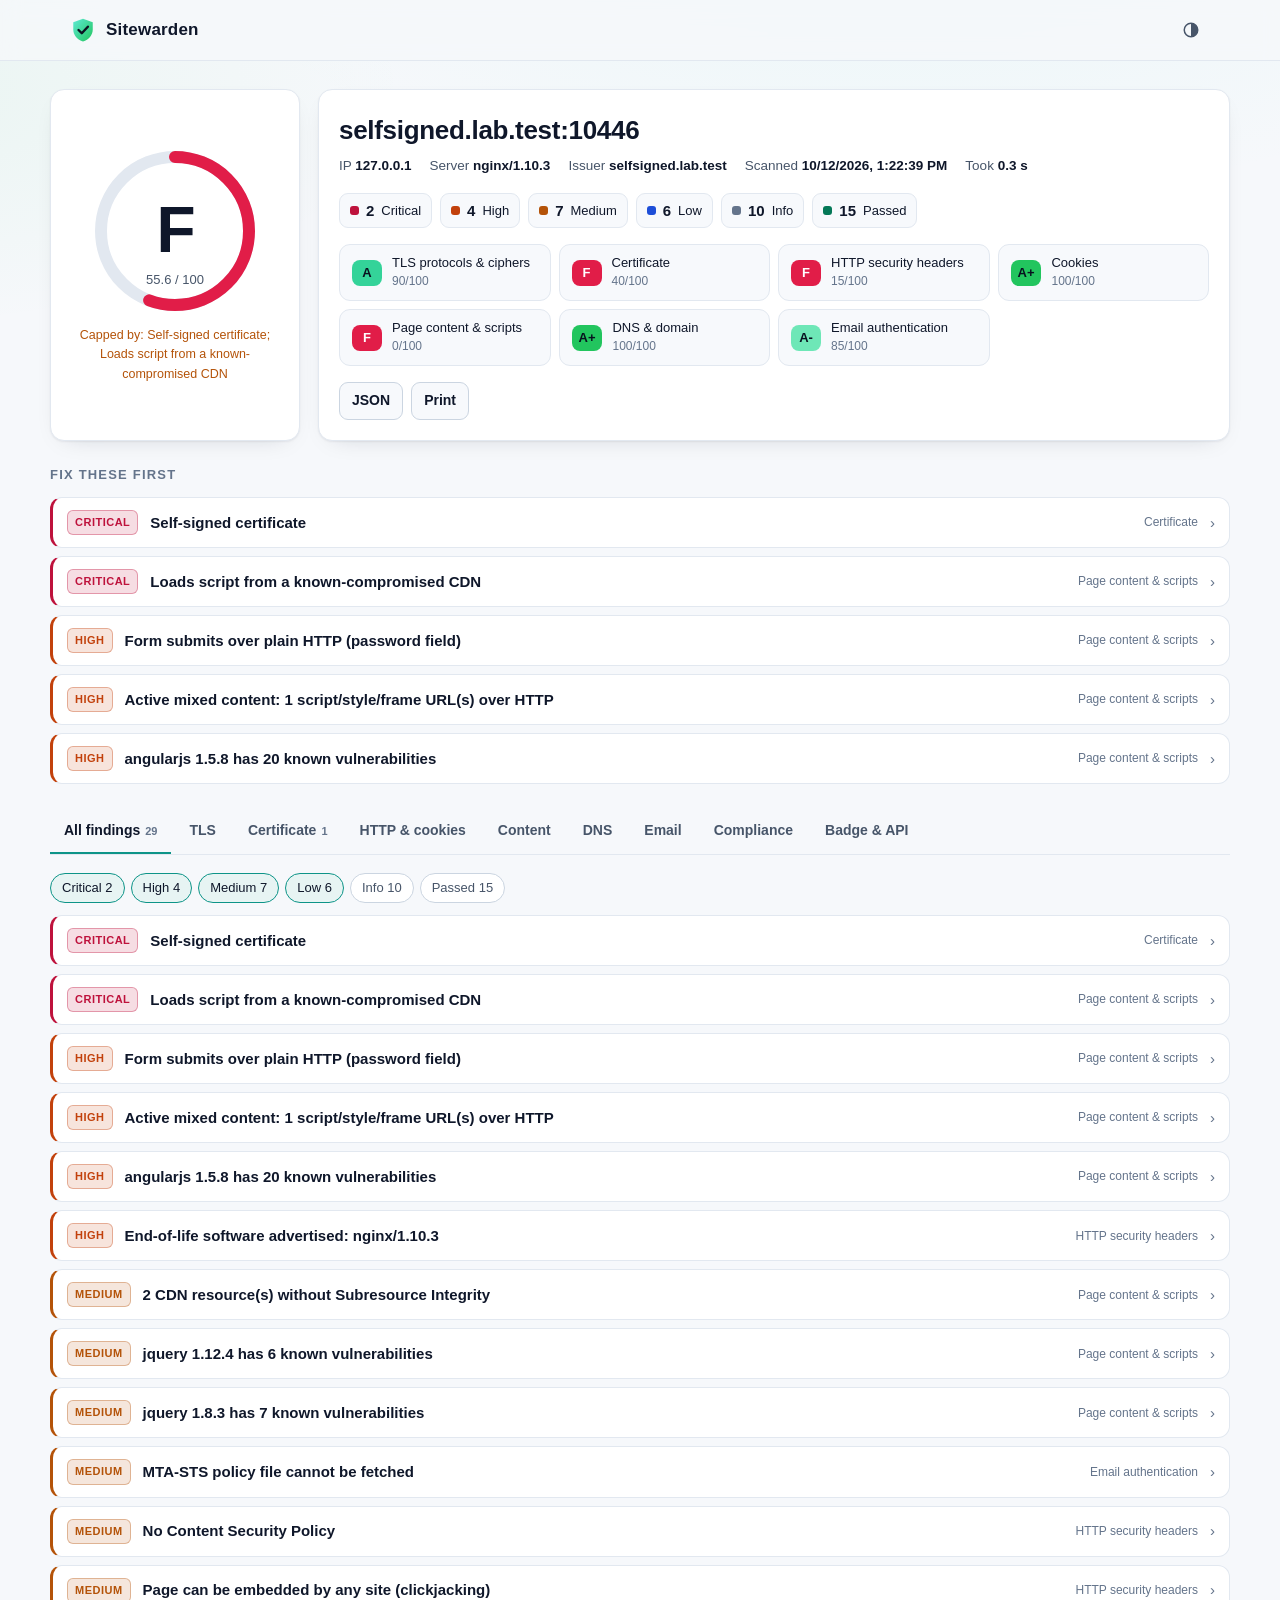
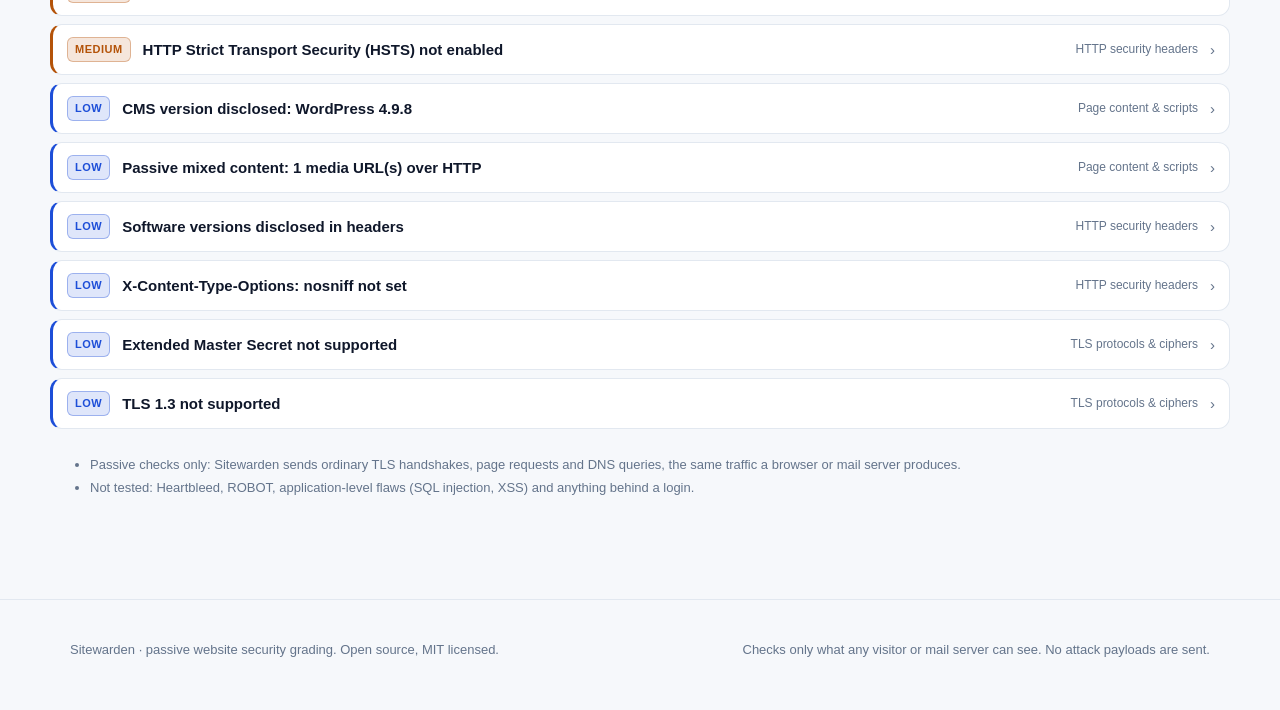
<file: lab/results/selfsigned.html>
<!doctype html>
<html lang="en" data-standalone="1">
<head>
<meta charset="utf-8">
<meta name="viewport" content="width=device-width, initial-scale=1">
<title>selfsigned.lab.test · F · Sitewarden report</title>
<style>/* Sitewarden UI. No external fonts or assets: the app serves itself under a strict CSP. */
:root {
  --bg: #0a0f1a;
  --bg-2: #0e1524;
  --panel: #121a2b;
  --panel-2: #172036;
  --line: #233049;
  --line-2: #2c3b5a;
  --text: #e6edf7;
  --muted: #94a3bd;
  --faint: #64748b;
  --accent: #5eead4;
  --accent-2: #22c55e;
  --link: #7dd3fc;
  --crit: #ff4d6d;
  --high: #ff6b4a;
  --med: #f5b544;
  --low: #60a5fa;
  --info: #94a3b8;
  --pass: #34d399;
  --g-ap: #22c55e; --g-a: #34d399; --g-am: #6ee7b7; --g-b: #facc15; --g-c: #fb923c;
  --g-d: #f87171; --g-e: #ef4444; --g-f: #e11d48;
  --radius: 14px;
  --mono: ui-monospace, "SF Mono", "Cascadia Code", "JetBrains Mono", Menlo, Consolas, monospace;
  --sans: ui-sans-serif, -apple-system, "Segoe UI", Inter, Roboto, "Helvetica Neue", Arial, sans-serif;
  --shadow: 0 1px 0 rgba(255,255,255,.03) inset, 0 10px 30px -12px rgba(0,0,0,.6);
}
@media (prefers-color-scheme: light) {
  :root:not([data-theme="dark"]) {
    --bg: #f6f8fb; --bg-2: #eef2f7; --panel: #ffffff; --panel-2: #f7f9fc; --line: #e2e8f0; --line-2: #cbd5e1;
    --text: #0f172a; --muted: #475569; --faint: #64748b; --accent: #0d9488; --accent-2: #16a34a; --link: #0369a1;
    --crit: #be123c; --high: #c2410c; --med: #b45309; --low: #1d4ed8; --info: #64748b; --pass: #047857;
    --shadow: 0 1px 2px rgba(15,23,42,.06), 0 8px 24px -16px rgba(15,23,42,.25);
  }
}
:root[data-theme="light"] {
  --bg: #f6f8fb; --bg-2: #eef2f7; --panel: #ffffff; --panel-2: #f7f9fc; --line: #e2e8f0; --line-2: #cbd5e1;
  --text: #0f172a; --muted: #475569; --faint: #64748b; --accent: #0d9488; --accent-2: #16a34a; --link: #0369a1;
  --crit: #be123c; --high: #c2410c; --med: #b45309; --low: #1d4ed8; --info: #64748b; --pass: #047857;
  --shadow: 0 1px 2px rgba(15,23,42,.06), 0 8px 24px -16px rgba(15,23,42,.25);
}

* { box-sizing: border-box; }
html { -webkit-text-size-adjust: 100%; }
body {
  margin: 0; background: var(--bg); color: var(--text); font: 15px/1.55 var(--sans);
  background-image: radial-gradient(1200px 500px at 70% -10%, rgba(94,234,212,.08), transparent 60%),
                    radial-gradient(900px 400px at -10% 10%, rgba(34,197,94,.06), transparent 60%);
  background-attachment: fixed; min-height: 100vh;
}
a { color: var(--link); text-decoration: none; }
a:hover { text-decoration: underline; }
code, pre, .mono { font-family: var(--mono); font-size: 12.5px; }
button { font: inherit; color: inherit; }
:focus-visible { outline: 2px solid var(--accent); outline-offset: 2px; border-radius: 6px; }
.noscript { padding: 24px; }

/* ---------- layout ---------- */
.wrap { max-width: 1180px; margin: 0 auto; padding: 0 20px; }
header.top { position: sticky; top: 0; z-index: 20; backdrop-filter: blur(10px);
  background: color-mix(in srgb, var(--bg) 82%, transparent); border-bottom: 1px solid var(--line); }
header.top .wrap { display: flex; align-items: center; gap: 16px; height: 60px; }
.brand { display: flex; align-items: center; gap: 10px; font-weight: 700; letter-spacing: .2px; color: var(--text); font-size: 17px; }
.brand:hover { text-decoration: none; }
.brand svg { width: 26px; height: 26px; }
.top nav { margin-left: auto; display: flex; gap: 6px; align-items: center; }
.top nav a, .icon-btn { color: var(--muted); padding: 6px 10px; border-radius: 8px; font-size: 14px; background: none; border: 0; cursor: pointer; }
.top nav a:hover, .icon-btn:hover { background: var(--panel-2); color: var(--text); text-decoration: none; }
.top .mini-form { display: none; }
.top .mini-form input { width: 220px; }
@media (min-width: 900px) { body.on-scan .top .mini-form { display: flex; } }
footer { color: var(--faint); font-size: 13px; padding: 40px 0 50px; border-top: 1px solid var(--line); margin-top: 60px; }
footer .wrap { display: flex; gap: 20px; flex-wrap: wrap; justify-content: space-between; }

/* ---------- hero ---------- */
.hero { padding: 72px 0 36px; text-align: center; }
.eyebrow { display: inline-flex; gap: 8px; align-items: center; color: var(--accent); font-weight: 600; font-size: 13px;
  border: 1px solid color-mix(in srgb, var(--accent) 35%, transparent); padding: 4px 12px; border-radius: 99px;
  background: color-mix(in srgb, var(--accent) 8%, transparent); }
.hero h1 { font-size: clamp(32px, 5.5vw, 56px); line-height: 1.08; margin: 18px auto 14px; max-width: 880px; letter-spacing: -1px; }
.hero h1 .grad { background: linear-gradient(90deg, var(--accent), var(--accent-2)); -webkit-background-clip: text; background-clip: text; color: transparent; }
.hero p.lead { color: var(--muted); font-size: 18px; max-width: 700px; margin: 0 auto 30px; }
form.scan-form { display: flex; gap: 10px; max-width: 640px; margin: 0 auto; }
.scan-form input, .mini-form input {
  flex: 1; min-width: 0; background: var(--panel); color: var(--text); border: 1px solid var(--line-2);
  border-radius: 12px; padding: 14px 16px; font: 16px var(--sans); box-shadow: var(--shadow);
}
.mini-form input { padding: 7px 12px; font-size: 14px; border-radius: 9px; }
.scan-form input::placeholder { color: var(--faint); }
.btn { background: linear-gradient(180deg, color-mix(in srgb, var(--accent) 92%, white), var(--accent));
  color: #04201c; border: 0; border-radius: 12px; padding: 0 22px; font-weight: 700; cursor: pointer; white-space: nowrap; }
.btn:hover { filter: brightness(1.06); }
.btn[disabled] { opacity: .6; cursor: progress; }
.btn.small { padding: 7px 12px; border-radius: 9px; font-size: 14px; }
.btn.ghost { background: var(--panel-2); color: var(--text); border: 1px solid var(--line-2); font-weight: 600; }
.form-hint { color: var(--faint); font-size: 13px; margin-top: 12px; }
.form-hint label { display: inline-flex; gap: 6px; align-items: center; cursor: pointer; }
.examples { margin-top: 16px; display: flex; gap: 8px; justify-content: center; flex-wrap: wrap; }
.chip { border: 1px solid var(--line-2); background: var(--panel); color: var(--muted); padding: 4px 11px; border-radius: 99px; font-size: 13px; cursor: pointer; }
.chip:hover { color: var(--text); border-color: var(--accent); }
.error-box { max-width: 640px; margin: 16px auto 0; padding: 12px 14px; border-radius: 10px; color: var(--crit);
  border: 1px solid color-mix(in srgb, var(--crit) 40%, transparent); background: color-mix(in srgb, var(--crit) 8%, transparent); }

.features { display: grid; grid-template-columns: repeat(auto-fit, minmax(240px, 1fr)); gap: 14px; margin: 56px 0 20px; }
.feature { background: var(--panel); border: 1px solid var(--line); border-radius: var(--radius); padding: 18px; box-shadow: var(--shadow); }
.feature h3 { margin: 8px 0 6px; font-size: 15px; }
.feature p { margin: 0; color: var(--muted); font-size: 14px; }
.feature .ico { width: 34px; height: 34px; border-radius: 9px; display: grid; place-items: center; font-size: 17px;
  background: color-mix(in srgb, var(--accent) 12%, transparent); color: var(--accent); }
.section-title { font-size: 13px; text-transform: uppercase; letter-spacing: 1.2px; color: var(--faint); margin: 38px 0 12px; font-weight: 700; }
.recent { display: grid; grid-template-columns: repeat(auto-fill, minmax(230px, 1fr)); gap: 10px; }
.recent a { display: flex; align-items: center; gap: 12px; background: var(--panel); border: 1px solid var(--line); border-radius: 12px; padding: 10px 12px; color: var(--text); }
.recent a:hover { border-color: var(--line-2); text-decoration: none; background: var(--panel-2); }
.recent .host { overflow: hidden; text-overflow: ellipsis; white-space: nowrap; font-weight: 600; font-size: 14px; }
.recent .when { color: var(--faint); font-size: 12px; }

/* ---------- grade pills ---------- */
.pill { display: inline-grid; place-items: center; min-width: 34px; height: 30px; padding: 0 7px; border-radius: 8px; font-weight: 800; color: #08111f; font-size: 14px; }
.g-Ap { background: var(--g-ap); } .g-A { background: var(--g-a); } .g-Am { background: var(--g-am); }
.g-B { background: var(--g-b); } .g-C { background: var(--g-c); } .g-D { background: var(--g-d); }
.g-E { background: var(--g-e); color: #fff; } .g-F { background: var(--g-f); color: #fff; } .g-x { background: var(--line-2); color: var(--text); }

/* ---------- progress ---------- */
.progress-card { max-width: 720px; margin: 50px auto; background: var(--panel); border: 1px solid var(--line); border-radius: var(--radius); padding: 26px; box-shadow: var(--shadow); }
.progress-card h2 { margin: 0 0 4px; font-size: 22px; }
.progress-card .sub { color: var(--muted); margin-bottom: 18px; }
.stages { list-style: none; padding: 0; margin: 0; display: grid; gap: 4px; }
.stages li { display: flex; align-items: center; gap: 12px; padding: 9px 10px; border-radius: 10px; color: var(--faint); }
.stages li.active { color: var(--text); background: var(--panel-2); }
.stages li.done { color: var(--muted); }
.stages .dot { width: 18px; height: 18px; border-radius: 50%; border: 2px solid var(--line-2); flex: none; display: grid; place-items: center; font-size: 11px; }
.stages li.done .dot { background: var(--pass); border-color: var(--pass); color: #04201c; }
.stages li.active .dot { border-color: var(--accent); border-top-color: transparent; animation: spin .8s linear infinite; }
.stages .msg { font-size: 13px; color: var(--faint); margin-left: auto; text-align: right; }
.bar { height: 4px; background: var(--line); border-radius: 4px; overflow: hidden; margin: 18px 0 0; }
.bar > span { display: block; height: 100%; background: linear-gradient(90deg, var(--accent), var(--accent-2)); transition: width .4s ease; }
@keyframes spin { to { transform: rotate(360deg); } }

/* ---------- report: summary ---------- */
.report { padding: 28px 0; }
.summary { display: grid; grid-template-columns: 250px 1fr; gap: 18px; }
@media (max-width: 860px) { .summary { grid-template-columns: 1fr; } }
.card { background: var(--panel); border: 1px solid var(--line); border-radius: var(--radius); box-shadow: var(--shadow); }
.card.pad { padding: 20px; }
.grade-card { display: flex; flex-direction: column; align-items: center; justify-content: center; padding: 24px 16px; text-align: center; }
.ring { position: relative; width: 170px; height: 170px; }
.ring svg { transform: rotate(-90deg); }
.ring .letter { position: absolute; inset: 0; display: grid; place-items: center; font-size: 64px; font-weight: 800; letter-spacing: -2px; }
.ring .score { position: absolute; left: 0; right: 0; bottom: 26px; font-size: 13px; color: var(--muted); }
.grade-card .capped { margin-top: 10px; font-size: 12.5px; color: var(--med); max-width: 220px; }
.target-card h1 { margin: 0; font-size: 26px; word-break: break-all; letter-spacing: -.3px; }
.target-card .meta { color: var(--muted); font-size: 13.5px; display: flex; gap: 6px 18px; flex-wrap: wrap; margin: 6px 0 16px; }
.target-card .meta b { color: var(--text); font-weight: 600; }
.counts { display: flex; gap: 8px; flex-wrap: wrap; margin-bottom: 16px; }
.count { display: flex; align-items: center; gap: 7px; padding: 5px 10px; border-radius: 9px; background: var(--panel-2); border: 1px solid var(--line); font-size: 13px; cursor: pointer; }
.count b { font-size: 15px; }
.count .sw { width: 9px; height: 9px; border-radius: 3px; }
.cats { display: grid; grid-template-columns: repeat(auto-fill, minmax(190px, 1fr)); gap: 8px; }
.cat { display: flex; align-items: center; gap: 10px; padding: 10px 12px; background: var(--panel-2); border: 1px solid var(--line); border-radius: 11px; cursor: pointer; text-align: left; }
.cat:hover { border-color: var(--line-2); }
.cat .lbl { font-size: 13px; line-height: 1.25; }
.cat .sc { font-size: 12px; color: var(--faint); }
.cat .pill { min-width: 30px; height: 26px; font-size: 13px; }
.actions { display: flex; gap: 8px; flex-wrap: wrap; margin-top: 16px; }

.top-issues { margin-top: 18px; }
.top-issues h2, .panel h2 { font-size: 17px; margin: 0 0 12px; }

/* ---------- tabs ---------- */
.tabs { display: flex; gap: 4px; overflow-x: auto; border-bottom: 1px solid var(--line); margin: 26px 0 18px; scrollbar-width: thin; }
.tab { background: none; border: 0; padding: 10px 14px; cursor: pointer; color: var(--muted); border-bottom: 2px solid transparent; white-space: nowrap; font-weight: 600; font-size: 14px; }
.tab:hover { color: var(--text); }
.tab.on { color: var(--text); border-bottom-color: var(--accent); }
.tab .n { font-size: 11px; color: var(--faint); margin-left: 5px; }

/* ---------- findings ---------- */
.filters { display: flex; gap: 6px; flex-wrap: wrap; margin-bottom: 12px; align-items: center; }
.filters .chip.on { color: var(--text); border-color: var(--accent); background: color-mix(in srgb, var(--accent) 10%, var(--panel)); }
.filters .spacer { flex: 1; }
.findings { display: grid; gap: 8px; }
.finding { background: var(--panel); border: 1px solid var(--line); border-left: 3px solid var(--sev); border-radius: 12px; }
.finding > button { display: flex; width: 100%; gap: 12px; align-items: center; padding: 12px 14px; background: none; border: 0; cursor: pointer; text-align: left; }
.finding .title { font-weight: 600; flex: 1; }
.finding .catname { color: var(--faint); font-size: 12px; white-space: nowrap; }
.finding .chev { color: var(--faint); transition: transform .15s; }
.finding.open .chev { transform: rotate(90deg); }
.finding .body { display: none; padding: 0 16px 16px 16px; border-top: 1px solid var(--line); }
.finding.open .body { display: block; }
.finding .body p { margin: 12px 0 0; color: var(--muted); }
.sev { --sev: var(--info); }
.sev-critical { --sev: var(--crit); } .sev-high { --sev: var(--high); } .sev-medium { --sev: var(--med); }
.sev-low { --sev: var(--low); } .sev-info { --sev: var(--info); } .sev-pass { --sev: var(--pass); }
.badge { font-size: 11px; font-weight: 800; letter-spacing: .5px; text-transform: uppercase; padding: 3px 7px; border-radius: 6px;
  color: var(--sev); background: color-mix(in srgb, var(--sev) 14%, transparent); border: 1px solid color-mix(in srgb, var(--sev) 35%, transparent); white-space: nowrap; }
.kv { display: grid; grid-template-columns: 110px 1fr; gap: 6px 12px; margin-top: 12px; font-size: 14px; }
.kv > div:nth-child(odd) { color: var(--faint); font-size: 13px; }
.evidence { font-family: var(--mono); font-size: 12.5px; background: var(--bg-2); border: 1px solid var(--line); border-radius: 8px; padding: 8px 10px; word-break: break-word; white-space: pre-wrap; color: var(--text); }
.fix { color: var(--pass); }
.tags { display: flex; gap: 5px; flex-wrap: wrap; }
.tag { font-size: 11.5px; font-family: var(--mono); padding: 2px 6px; border-radius: 5px; background: var(--panel-2); border: 1px solid var(--line); color: var(--muted); }
.snips { margin-top: 12px; border: 1px solid var(--line); border-radius: 10px; overflow: hidden; }
.snips .bar2 { display: flex; gap: 2px; background: var(--panel-2); border-bottom: 1px solid var(--line); padding: 4px; align-items: center; }
.snips .bar2 button { background: none; border: 0; padding: 4px 9px; border-radius: 6px; cursor: pointer; color: var(--muted); font-size: 12.5px; }
.snips .bar2 button.on { background: var(--panel); color: var(--text); }
.snips .bar2 .copy { margin-left: auto; }
.snips pre { margin: 0; padding: 12px; overflow-x: auto; background: var(--bg-2); font-size: 12.5px; }
.empty { color: var(--faint); padding: 18px; text-align: center; border: 1px dashed var(--line-2); border-radius: 12px; }

/* ---------- detail panels ---------- */
.grid2 { display: grid; grid-template-columns: repeat(auto-fit, minmax(330px, 1fr)); gap: 14px; }
.panel { background: var(--panel); border: 1px solid var(--line); border-radius: var(--radius); padding: 18px; box-shadow: var(--shadow); min-width: 0; }
.panel + .panel { margin-top: 0; }
.stack { display: grid; gap: 14px; }
table.t { width: 100%; border-collapse: collapse; font-size: 13.5px; }
table.t th { text-align: left; color: var(--faint); font-weight: 600; font-size: 12px; text-transform: uppercase; letter-spacing: .6px; padding: 6px 8px; border-bottom: 1px solid var(--line); }
table.t td { padding: 7px 8px; border-bottom: 1px solid var(--line); vertical-align: top; word-break: break-word; }
table.t tr:last-child td { border-bottom: 0; }
.scroll-x { overflow-x: auto; }
.yes { color: var(--pass); font-weight: 600; } .no { color: var(--faint); } .bad { color: var(--crit); font-weight: 600; } .warn { color: var(--med); font-weight: 600; }
.strength { font-size: 11px; font-weight: 700; padding: 2px 6px; border-radius: 5px; text-transform: uppercase; letter-spacing: .4px; }
.strength.strong { color: var(--pass); background: color-mix(in srgb, var(--pass) 14%, transparent); }
.strength.acceptable { color: var(--low); background: color-mix(in srgb, var(--low) 14%, transparent); }
.strength.weak { color: var(--med); background: color-mix(in srgb, var(--med) 14%, transparent); }
.strength.insecure { color: var(--crit); background: color-mix(in srgb, var(--crit) 14%, transparent); }
.proto-grid { display: grid; grid-template-columns: repeat(auto-fill, minmax(120px, 1fr)); gap: 8px; }
.proto { border: 1px solid var(--line); border-radius: 10px; padding: 10px; background: var(--panel-2); }
.proto .n { font-weight: 700; } .proto .s { font-size: 13px; }
.chain { display: grid; gap: 8px; }
.cert { border: 1px solid var(--line); border-radius: 11px; padding: 12px; background: var(--panel-2); position: relative; }
.cert .who { font-weight: 700; word-break: break-all; }
.cert .sub2 { color: var(--muted); font-size: 13px; }
.chain .arrow { text-align: center; color: var(--faint); font-size: 13px; line-height: 1; }
.flow { display: flex; flex-wrap: wrap; gap: 6px; align-items: center; font-family: var(--mono); font-size: 12.5px; }
.flow .hop { background: var(--panel-2); border: 1px solid var(--line); border-radius: 8px; padding: 4px 8px; word-break: break-all; }
.flow .st { color: var(--faint); }
.tree { font-family: var(--mono); font-size: 12.5px; }
.tree ul { list-style: none; margin: 0; padding-left: 18px; border-left: 1px dashed var(--line-2); }
.tree > ul { padding-left: 0; border: 0; }
.tree li { margin: 4px 0; }
.tree .rec { color: var(--muted); word-break: break-all; }
.comp { display: flex; gap: 12px; padding: 12px 0; border-bottom: 1px solid var(--line); }
.comp:last-child { border-bottom: 0; }
.comp .mark { font-size: 18px; width: 22px; flex: none; }
.comp ul { margin: 4px 0 0; padding-left: 18px; color: var(--muted); font-size: 13.5px; }
.note { color: var(--faint); font-size: 13px; }
.dl { display: grid; grid-template-columns: max-content 1fr; gap: 6px 16px; font-size: 13.5px; }
.dl dt { color: var(--faint); } .dl dd { margin: 0; word-break: break-word; }
.copyline { display: flex; gap: 8px; align-items: center; margin-top: 8px; }
.copyline input { flex: 1; min-width: 0; background: var(--bg-2); border: 1px solid var(--line); color: var(--text); border-radius: 8px; padding: 7px 10px; font: 12.5px var(--mono); }
.toast { position: fixed; bottom: 22px; left: 50%; transform: translateX(-50%); background: var(--panel-2); border: 1px solid var(--line-2); padding: 9px 16px; border-radius: 10px; box-shadow: var(--shadow); font-size: 14px; z-index: 50; }
.limits { margin-top: 26px; color: var(--faint); font-size: 13px; }
.limits li { margin: 3px 0; }

@media (max-width: 640px) {
  .wrap { padding: 0 14px; }
  form.scan-form { flex-direction: column; }
  .btn { padding: 12px 18px; }
  .hero { padding-top: 44px; }
  .kv { grid-template-columns: 1fr; }
  .stages .msg { display: none; }
}
@media print {
  header.top, footer, .tabs, .filters, .actions, form { display: none !important; }
  body { background: #fff; color: #000; }
  .finding .body { display: block !important; }
}

.stack { display: flex; flex-direction: column; gap: 14px; }
.strength { white-space: nowrap; }
.icon-btn svg { display: block; }
</style>
</head>
<body>
<div id="app"></div>
<script type="application/json" id="report-data">{"tool": "sitewarden", "version": "1.0.0", "target": "selfsigned.lab.test", "port": 10446, "scanned_at": "2026-10-12T13:22:39+00:00", "notes": [], "errors": {}, "ip": "127.0.0.1", "registrable_domain": "lab.test", "http": {"https_chain": [{"url": "https://selfsigned.lab.test:10446/", "status": 200, "error": null, "location": null, "elapsed_ms": 13, "tls": null}], "http_chain": [], "hsts_preloaded": false, "hsts_preload_entry": null, "http_redirects": [], "https_redirects": [{"url": "https://selfsigned.lab.test:10446/", "status": 200, "error": null}], "http_listening": false, "hsts": null, "status": 200, "url": "https://selfsigned.lab.test:10446/", "cors": {"allow_origin": null, "allow_credentials": false, "reflects_origin": false}, "technology": {"server": "nginx/1.10.3", "frameworks": ["WordPress 4.9.8"]}, "response_headers": [["Server", "nginx/1.10.3"], ["Date", "Mon, 12 Oct 2026 13:22:39 GMT"], ["Content-Type", "text/html"], ["Content-Length", "647"], ["Last-Modified", "Mon, 12 Oct 2026 13:22:36 GMT"], ["Connection", "close"], ["ETag", "\"6accdf1c-287\""], ["Accept-Ranges", "bytes"]], "final_url": "https://selfsigned.lab.test:10446/", "csp": {"level": "none", "policies": []}, "security_txt": {"present": false}}, "cookies": [], "content": {"resources": 6, "inline_scripts": 0, "inline_event_handlers": 0, "forms": 1, "third_party_script_hosts": ["cdn.polyfill.io", "cdnjs.cloudflare.com", "code.jquery.com"], "scripts": ["https://code.jquery.com/jquery-1.12.4.min.js", "https://cdnjs.cloudflare.com/ajax/libs/angular.js/1.5.8/angular.min.js", "https://selfsigned.lab.test:10446/js/legacy.js", "https://cdn.polyfill.io/v3/polyfill.min.js"], "libraries": [{"library": "jquery", "version": "1.12.4", "source": "https://code.jquery.com/jquery-1.12.4.min.js", "method": "cdn-url", "vulnerabilities": [{"severity": "medium", "summary": "parseHTML() executes scripts in event handlers", "cve": [], "ghsa": null, "below": "2.2.0", "info": ["http://research.insecurelabs.org/jquery/test/", "https://bugs.jquery.com/ticket/11974"]}, {"severity": "low", "summary": "jQuery 1.x and 2.x are End-of-Life and no longer receiving security updates", "cve": [], "ghsa": null, "below": "2.999.999", "info": ["https://github.com/jquery/jquery.com/issues/162"]}, {"severity": "medium", "summary": "3rd party CORS request may execute", "cve": ["CVE-2015-9251"], "ghsa": "GHSA-rmxg-73gg-4p98", "below": "3.0.0-beta1", "info": ["http://blog.jquery.com/2016/01/08/jquery-2-2-and-1-12-released/", "http://research.insecurelabs.org/jquery/test/", "https://github.com/advisories/GHSA-rmxg-73gg-4p98"]}, {"severity": "medium", "summary": "jQuery before 3.4.0, as used in Drupal, Backdrop CMS, and other products, mishandles jQuery.extend(true, {}, ...) because of Object.prototype pollution", "cve": ["CVE-2019-11358"], "ghsa": "GHSA-6c3j-c64m-qhgq", "below": "3.4.0", "info": ["https://blog.jquery.com/2019/04/10/jquery-3-4-0-released/", "https://github.com/jquery/jquery/commit/753d591aea698e57d6db58c9f722cd0808619b1b", "https://nvd.nist.gov/vuln/detail/CVE-2019-11358"]}, {"severity": "medium", "summary": "passing HTML containing <option> elements from untrusted sources - even after sanitizing it - to one of jQuery's DOM manipulation methods (i.e. .html(), .append(), and others) may execute untrusted code.", "cve": ["CVE-2020-11023"], "ghsa": "GHSA-jpcq-cgw6-v4j6", "below": "3.5.0", "info": ["https://blog.jquery.com/2020/04/10/jquery-3-5-0-released/"]}, {"severity": "medium", "summary": "Regex in its jQuery.htmlPrefilter sometimes may introduce XSS", "cve": ["CVE-2020-11022"], "ghsa": "GHSA-gxr4-xjj5-5px2", "below": "3.5.0", "info": ["https://blog.jquery.com/2020/04/10/jquery-3-5-0-released/"]}], "worst": "medium"}, {"library": "angularjs", "version": "1.5.8", "source": "https://cdnjs.cloudflare.com/ajax/libs/angular.js/1.5.8/angular.min.js", "method": "cdn-url", "vulnerabilities": [{"severity": "medium", "summary": "Cross-Site Scripting via JSONP", "cve": [], "ghsa": "GHSA-28hp-fgcr-2r4h", "below": "1.6.0", "info": ["https://github.com/advisories/GHSA-28hp-fgcr-2r4h"]}, {"severity": "medium", "summary": "DOS in $sanitize", "cve": [], "ghsa": null, "below": "1.6.3", "info": ["https://github.com/angular/angular.js/blob/master/CHANGELOG.md", "https://github.com/angular/angular.js/pull/15699"]}, {"severity": "medium", "summary": "Universal CSP bypass via add-on in Firefox", "cve": [], "ghsa": null, "below": "1.6.3", "info": ["http://pastebin.com/raw/kGrdaypP", "https://github.com/mozilla/addons-linter/issues/1000#issuecomment-282083435"]}, {"severity": "low", "summary": "XSS in $sanitize in Safari/Firefox", "cve": [], "ghsa": null, "below": "1.6.5", "info": ["https://github.com/angular/angular.js/commit/8f31f1ff43b673a24f84422d5c13d6312b2c4d94"]}, {"severity": "low", "summary": "XSS through SVG if enableSvg is set", "cve": [], "ghsa": null, "below": "1.6.9", "info": ["https://github.com/angular/angular.js/blob/master/CHANGELOG.md#169-fiery-basilisk-2018-02-02", "https://vulnerabledoma.in/ngSanitize1.6.8_bypass.html"]}, {"severity": "high", "summary": "Prototype pollution", "cve": ["CVE-2019-10768"], "ghsa": "GHSA-89mq-4x47-5v83", "below": "1.7.9", "info": ["https://github.com/angular/angular.js/blob/master/CHANGELOG.md#179-pollution-eradication-2019-11-19", "https://github.com/angular/angular.js/commit/726f49dcf6c23106ddaf5cfd5e2e592841db743a"]}, {"severity": "medium", "summary": "XSS via JQLite DOM manipulation functions in AngularJS", "cve": [], "ghsa": "GHSA-5cp4-xmrw-59wf", "below": "1.8.0", "info": ["https://github.com/advisories/GHSA-5cp4-xmrw-59wf"]}, {"severity": "medium", "summary": "XSS may be triggered in AngularJS applications that sanitize user-controlled HTML snippets before passing them to JQLite methods like JQLite.prepend, JQLite.after, JQLite.append, JQLite.replaceWith, JQLite.append, new JQLite and angular.element.", "cve": ["CVE-2020-7676"], "ghsa": "GHSA-mhp6-pxh8-r675", "below": "1.8.0", "info": ["https://github.com/advisories/GHSA-5cp4-xmrw-59wf", "https://nvd.nist.gov/vuln/detail/CVE-2020-7676"]}, {"severity": "medium", "summary": "angular vulnerable to regular expression denial of service via the $resource service", "cve": ["CVE-2023-26117"], "ghsa": "GHSA-2qqx-w9hr-q5gx", "below": "1.8.4", "info": ["https://github.com/advisories/GHSA-2qqx-w9hr-q5gx"]}, {"severity": "medium", "summary": "angular vulnerable to regular expression denial of service via the angular.copy() utility", "cve": ["CVE-2023-26116"], "ghsa": "GHSA-2vrf-hf26-jrp5", "below": "1.8.4", "info": ["https://github.com/advisories/GHSA-2vrf-hf26-jrp5"]}, {"severity": "medium", "summary": "Angular (deprecated package) Cross-site Scripting", "cve": ["CVE-2022-25869"], "ghsa": "GHSA-prc3-vjfx-vhm9", "below": "1.8.4", "info": ["https://github.com/advisories/GHSA-prc3-vjfx-vhm9"]}, {"severity": "medium", "summary": "angular vulnerable to regular expression denial of service via the <input type=\"url\"> element", "cve": ["CVE-2023-26118"], "ghsa": "GHSA-qwqh-hm9m-p5hr", "below": "1.8.4", "info": ["https://github.com/advisories/GHSA-qwqh-hm9m-p5hr"]}, {"severity": "low", "summary": "AngularJS improperly sanitizes SVG elements", "cve": ["CVE-2025-0716"], "ghsa": "GHSA-j58c-ww9w-pwp5", "below": "1.8.4", "info": ["https://github.com/advisories/GHSA-j58c-ww9w-pwp5", "https://nvd.nist.gov/vuln/detail/CVE-2025-0716", "https://codepen.io/herodevs/pen/qEWQmpd/a86a0d29310e12c7a3756768e6c7b915"]}, {"severity": "low", "summary": "AngularJS allows attackers to bypass common image source restrictions", "cve": ["CVE-2024-8373"], "ghsa": "GHSA-mqm9-c95h-x2p6", "below": "1.8.4", "info": ["https://github.com/advisories/GHSA-mqm9-c95h-x2p6", "https://nvd.nist.gov/vuln/detail/CVE-2024-8373", "https://codepen.io/herodevs/full/bGPQgMp/8da9ce87e99403ee13a295c305ebfa0b"]}, {"severity": "high", "summary": "Angular's deprecated package has a Cross-Site Scripting issue", "cve": ["CVE-2026-11998"], "ghsa": "GHSA-7x27-g8rg-x87w", "below": "1.8.4", "info": ["https://access.redhat.com/security/cve/CVE-2026-11998", "https://bugzilla.redhat.com/show_bug.cgi?id=2492579", "https://codepen.io/herodevs/pen/JobQdmz/5b3896f56fab66f20cd25e698cf3faa8"]}, {"severity": "high", "summary": "angular vulnerable to super-linear runtime due to backtracking", "cve": ["CVE-2024-21490"], "ghsa": "GHSA-4w4v-5hc9-xrr2", "below": "1.8.4", "info": ["https://github.com/advisories/GHSA-4w4v-5hc9-xrr2", "https://nvd.nist.gov/vuln/detail/CVE-2024-21490", "https://github.com/angular/angular.js"]}, {"severity": "low", "summary": "AngularJS allows attackers to bypass common image source restrictions", "cve": ["CVE-2024-8372"], "ghsa": "GHSA-m9gf-397r-hwpg", "below": "1.8.4", "info": ["https://github.com/advisories/GHSA-m9gf-397r-hwpg", "https://nvd.nist.gov/vuln/detail/CVE-2024-8372", "https://codepen.io/herodevs/full/xxoQRNL/0072e627abe03e9cda373bc75b4c1017"]}, {"severity": "medium", "summary": "AngularJS Incomplete Filtering of Special Elements vulnerability", "cve": ["CVE-2025-2336"], "ghsa": "GHSA-4p4w-6hg8-63wx", "below": "1.8.4", "info": ["https://github.com/advisories/GHSA-4p4w-6hg8-63wx", "https://nvd.nist.gov/vuln/detail/CVE-2025-2336", "https://codepen.io/herodevs/pen/bNGYaXx/412a3a4218387479898912f60c269c6c"]}, {"severity": "medium", "summary": "AngularJS Regular expression Denial of Service (ReDoS)", "cve": ["CVE-2025-4690"], "ghsa": "GHSA-hfff-63hg-f47j", "below": "1.9.9", "info": ["https://github.com/advisories/GHSA-hfff-63hg-f47j", "https://nvd.nist.gov/vuln/detail/CVE-2025-4690", "https://codepen.io/herodevs/pen/RNNEPzP/751b91eab7730dff277523f3d50e4b77"]}, {"severity": "low", "summary": "End-of-Life: Long term support for AngularJS has been discontinued as of December 31, 2021", "cve": [], "ghsa": null, "below": "1.999", "info": ["https://docs.angularjs.org/misc/version-support-status"]}], "worst": "high"}, {"library": "jquery", "version": "1.8.3", "source": "https://selfsigned.lab.test:10446/js/legacy.js", "method": "filecontent", "vulnerabilities": [{"severity": "medium", "summary": "Selector interpreted as HTML", "cve": ["CVE-2012-6708"], "ghsa": "GHSA-2pqj-h3vj-pqgw", "below": "1.9.0b1", "info": ["http://bugs.jquery.com/ticket/11290", "http://research.insecurelabs.org/jquery/test/", "https://nvd.nist.gov/vuln/detail/CVE-2012-6708"]}, {"severity": "medium", "summary": "Versions of jQuery prior to 1.9.0 are vulnerable to Cross-Site Scripting (XSS). The load method fails to recognize and strip script tags containing whitespace in the closing tag (e.g. <\/script >), allowing enclosed script logic to execute and enabling attackers to run arbitrary JavaScript in a victim's browser.", "cve": ["CVE-2020-7656"], "ghsa": "GHSA-q4m3-2j7h-f7xw", "below": "1.9.0", "info": ["https://github.com/advisories/GHSA-q4m3-2j7h-f7xw", "https://nvd.nist.gov/vuln/detail/CVE-2020-7656", "https://research.insecurelabs.org/jquery/test/"]}, {"severity": "medium", "summary": "3rd party CORS request may execute", "cve": ["CVE-2015-9251"], "ghsa": "GHSA-rmxg-73gg-4p98", "below": "1.12.0", "info": ["http://blog.jquery.com/2016/01/08/jquery-2-2-and-1-12-released/", "http://research.insecurelabs.org/jquery/test/", "https://github.com/advisories/GHSA-rmxg-73gg-4p98"]}, {"severity": "medium", "summary": "parseHTML() executes scripts in event handlers", "cve": [], "ghsa": null, "below": "2.2.0", "info": ["http://research.insecurelabs.org/jquery/test/", "https://bugs.jquery.com/ticket/11974"]}, {"severity": "low", "summary": "jQuery 1.x and 2.x are End-of-Life and no longer receiving security updates", "cve": [], "ghsa": null, "below": "2.999.999", "info": ["https://github.com/jquery/jquery.com/issues/162"]}, {"severity": "medium", "summary": "jQuery before 3.4.0, as used in Drupal, Backdrop CMS, and other products, mishandles jQuery.extend(true, {}, ...) because of Object.prototype pollution", "cve": ["CVE-2019-11358"], "ghsa": "GHSA-6c3j-c64m-qhgq", "below": "3.4.0", "info": ["https://blog.jquery.com/2019/04/10/jquery-3-4-0-released/", "https://github.com/jquery/jquery/commit/753d591aea698e57d6db58c9f722cd0808619b1b", "https://nvd.nist.gov/vuln/detail/CVE-2019-11358"]}, {"severity": "medium", "summary": "passing HTML containing <option> elements from untrusted sources - even after sanitizing it - to one of jQuery's DOM manipulation methods (i.e. .html(), .append(), and others) may execute untrusted code.", "cve": ["CVE-2020-11023"], "ghsa": "GHSA-jpcq-cgw6-v4j6", "below": "3.5.0", "info": ["https://blog.jquery.com/2020/04/10/jquery-3-5-0-released/"]}], "worst": "medium"}]}, "dns": {"host": "selfsigned.lab.test", "domain": "lab.test", "a": ["127.0.0.1"], "aaaa": [], "ns": ["ns2.lab.test.", "ns1.lab.test."], "ns_networks": ["192.0.2.0/24", "198.51.100.0/24"], "dnssec": {"domain": "lab.test", "status": "secure", "detail": "Chain of trust validated from the root: . -> test. -> lab.test.", "weak_algorithms": [], "resolver_ad": false, "chain": [{"zone": ".", "signed": true, "secure": true, "ds": [], "keys": ["KSK 5262 ECDSAP256SHA256", "ZSK 57325 ECDSAP256SHA256"], "algorithms": [], "error": null}, {"zone": "test.", "signed": true, "secure": true, "ds": ["19546 ECDSAP256SHA256 SHA-256"], "keys": ["KSK 19546 ECDSAP256SHA256", "ZSK 28529 ECDSAP256SHA256"], "algorithms": ["ECDSAP256SHA256"], "error": null}, {"zone": "lab.test.", "signed": true, "secure": true, "ds": ["27127 ECDSAP256SHA256 SHA-256"], "keys": ["ZSK 58462 ECDSAP256SHA256", "KSK 27127 ECDSAP256SHA256"], "algorithms": ["ECDSAP256SHA256"], "error": null}]}, "caa": {"name": "lab.test", "records": ["0 issue \"letsencrypt.org\"", "0 iodef \"mailto:security@lab.test\""]}}, "tls": {"host": "selfsigned.lab.test", "ip": "127.0.0.1", "port": 10446, "reachable": true, "error": null, "protocols": {"TLS 1.3": false, "TLS 1.2": true, "TLS 1.1": false, "TLS 1.0": false, "SSL 3.0": false, "SSL 2.0": false}, "ciphers": {"TLS 1.2": [{"code": "0xC030", "name": "TLS_ECDHE_RSA_WITH_AES_256_GCM_SHA384", "openssl": "ECDHE-RSA-AES256-GCM-SHA384", "kx": "ECDHE", "auth": "RSA", "cipher": "AES_256_GCM", "bits": 256, "mac": "AEAD", "forward_secret": true, "aead": true, "strength": "strong"}, {"code": "0xC02F", "name": "TLS_ECDHE_RSA_WITH_AES_128_GCM_SHA256", "openssl": "ECDHE-RSA-AES128-GCM-SHA256", "kx": "ECDHE", "auth": "RSA", "cipher": "AES_128_GCM", "bits": 128, "mac": "AEAD", "forward_secret": true, "aead": true, "strength": "strong"}]}, "server_preference": {"TLS 1.2": false}, "groups": ["secp256r1"], "groups_tls12": ["secp256r1"], "post_quantum": [], "features": {"ocsp_stapling": false, "secure_renegotiation": true, "extended_master_secret": false, "session_tickets": true, "tls_compression": false, "heartbeat_extension": true, "fallback_scsv": null, "sct_tls_extension": false, "alpn": [], "tls13_downgrade_protection": null, "sni_required": false}, "sslv2_ciphers": [], "handshakes": 23, "notes": []}, "certificates": [{"auth": "RSA", "presented": [{"subject": "selfsigned.lab.test", "subject_dn": "CN=selfsigned.lab.test,O=Sitewarden Lab Site", "issuer": "selfsigned.lab.test", "issuer_dn": "CN=selfsigned.lab.test,O=Sitewarden Lab Site", "issuer_org": "Sitewarden Lab Site", "serial": "2dd48769d64fc35ba10cecb24d4138f832ce6889", "not_before": "2026-10-11T13:22:36+00:00", "not_after": "2027-01-09T13:22:36+00:00", "days_left": 88, "lifetime_days": 90, "key": "RSA 2048", "key_type": "RSA", "key_bits": 2048, "signature": "SHA256 with sha256WithRSAEncryption", "sha256": "95f645de6b2a390af1865bbea6564b0e990dd74890d217e5462baec9a91c2ed5", "spki_sha256": "75661dd5fee0b6994a61bfdd9287ea673afdb5873cbc34ad1e69fd72af569d27", "self_signed": true, "is_ca": false}], "leaf": {"subject": "selfsigned.lab.test", "subject_dn": "CN=selfsigned.lab.test,O=Sitewarden Lab Site", "issuer": "selfsigned.lab.test", "issuer_dn": "CN=selfsigned.lab.test,O=Sitewarden Lab Site", "issuer_org": "Sitewarden Lab Site", "serial": "2dd48769d64fc35ba10cecb24d4138f832ce6889", "not_before": "2026-10-11T13:22:36+00:00", "not_after": "2027-01-09T13:22:36+00:00", "days_left": 88, "lifetime_days": 90, "key": "RSA 2048", "key_type": "RSA", "key_bits": 2048, "signature": "SHA256 with sha256WithRSAEncryption", "sha256": "95f645de6b2a390af1865bbea6564b0e990dd74890d217e5462baec9a91c2ed5", "spki_sha256": "75661dd5fee0b6994a61bfdd9287ea673afdb5873cbc34ad1e69fd72af569d27", "self_signed": true, "is_ca": false}, "names": ["selfsigned.lab.test"], "trusted": false, "trust_error": "validation failed: invalid extension: 2.5.29.35: Certificate is missing required extension (encountered processing <Certificate(subject=<Name(CN=selfsigned.lab.test,O=Sitewarden Lab Site)>, ...)>)", "path": [], "aia_fetched": false, "hostname_ok": true, "validation": "DV", "scts": 0, "must_staple": false, "ocsp_urls": [], "crl_urls": [], "revocation": {}}], "mozilla": {"modern": {"compliant": false, "problems": ["protocols not in profile: TLSv1.2", "TLS 1.3 missing", "2 TLS 1.2 suites outside the profile", "RSA certificate not allowed"], "oldest_clients": ["Firefox 63", "Android 10.0", "Chrome 70", "Edge 75", "Java 11", "OpenSSL 1.1.1", "Opera 57", "Safari 12.1"]}, "intermediate": {"compliant": false, "problems": ["TLS 1.3 missing"], "oldest_clients": ["Firefox 31.3.0", "Android 4.4.2", "Chrome 49", "Edge 15 on Windows 10", "IE 11 on Windows 10", "Java 8u161", "OpenSSL 1.0.1l", "Opera 20", "Safari 9"]}, "guidelines_version": 6.0}, "email": {"domain": "lab.test", "mx": ["mail.lab.test"], "null_mx": false, "spf": {"record": "v=spf1 ip4:192.0.2.0/24 include:_spf.lab.test. -all", "all": "-", "lookups": 1, "void_lookups": 0, "errors": [], "warnings": [], "includes": ["_spf.lab.test."], "tree": {"domain": "lab.test", "record": "v=spf1 ip4:192.0.2.0/24 include:_spf.lab.test. -all", "children": [{"domain": "_spf.lab.test.", "record": "v=spf1 ip4:198.51.100.0/24 -all", "children": []}]}}, "dmarc": {"record": "v=DMARC1; p=reject; rua=mailto:dmarc@lab.test; adkim=s; aspf=s", "tags": {"v": "DMARC1", "p": "reject", "rua": "mailto:dmarc@lab.test", "adkim": "s", "aspf": "s"}}, "dkim": [{"selector": "selector1", "record": "v=DKIM1; k=rsa; p=MIIBIjANBgkqhkiG9w0BAQEFAAOCAQ8AMIIBCgKCAQEA1gzUTpiFdjDi2BsrCQNBdUUmBv8efdyml92IS1LE2hp3qmGIUNLXT8s6MySLs0uo2xFGqI19ICxJQ6S6IvPAXGzO+C9yVxQNpjnNdHswLRSKL3XQXT6A3xX89CzBdVX05HRazCfoLR", "testing": false, "revoked": false, "key_type": "rsa", "bits": 2048}], "mta_sts": null}, "grade": "F", "score": 55.6, "categories": {"tls": {"label": "TLS protocols & ciphers", "score": 90, "grade": "A", "counts": {"critical": 0, "high": 0, "medium": 0, "low": 2, "info": 2, "pass": 5}, "skipped": false}, "certificate": {"label": "Certificate", "score": 40, "grade": "F", "counts": {"critical": 1, "high": 0, "medium": 0, "low": 0, "info": 0, "pass": 3}, "skipped": false}, "headers": {"label": "HTTP security headers", "score": 15, "grade": "F", "counts": {"critical": 0, "high": 1, "medium": 3, "low": 2, "info": 5, "pass": 0}, "skipped": false}, "cookies": {"label": "Cookies", "score": 100, "grade": "A+", "counts": {"critical": 0, "high": 0, "medium": 0, "low": 0, "info": 1, "pass": 0}, "skipped": false}, "content": {"label": "Page content & scripts", "score": 0, "grade": "F", "counts": {"critical": 1, "high": 3, "medium": 3, "low": 2, "info": 1, "pass": 0}, "skipped": false}, "dns": {"label": "DNS & domain", "score": 100, "grade": "A+", "counts": {"critical": 0, "high": 0, "medium": 0, "low": 0, "info": 1, "pass": 3}, "skipped": false}, "email": {"label": "Email authentication", "score": 85, "grade": "A-", "counts": {"critical": 0, "high": 0, "medium": 1, "low": 0, "info": 0, "pass": 4}, "skipped": false}}, "capped_by": ["Self-signed certificate", "Loads script from a known-compromised CDN"], "skipped": [], "compliance": {"pci_dss_4": {"name": "PCI DSS v4.0 req. 4.2.1 (strong cryptography in transit)", "compliant": false, "problems": ["certificate not valid and trusted"]}, "nist_800_52r2": {"name": "NIST SP 800-52 Rev. 2 (US federal TLS guidelines)", "compliant": false, "problems": ["TLS 1.3 not supported (required since January 2024)"]}, "mozilla_modern": {"name": "Mozilla Modern profile (v6.0)", "compliant": false, "problems": ["protocols not in profile: TLSv1.2", "TLS 1.3 missing", "2 TLS 1.2 suites outside the profile", "RSA certificate not allowed"]}, "mozilla_intermediate": {"name": "Mozilla Intermediate profile (v6.0)", "compliant": false, "problems": ["TLS 1.3 missing"]}, "owasp_headers": {"name": "OWASP Secure Headers baseline", "compliant": false, "problems": ["missing or weak Strict-Transport-Security", "missing or weak Content-Security-Policy", "missing or weak frame-ancestors / X-Frame-Options", "missing or weak X-Content-Type-Options"]}, "bulk_sender": {"name": "Gmail / Yahoo bulk-sender authentication (2024)", "compliant": true, "problems": []}}, "findings": [{"id": "cert.untrusted", "category": "certificate", "severity": "critical", "title": "Self-signed certificate", "detail": "Validation against the Mozilla root store failed: validation failed: invalid extension: 2.5.29.35: Certificate is missing required extension (encountered processing <Certificate(subject=<Name(CN=selfsigned.lab.test,O=Sitewarden Lab Site)>, ...)>). Browsers will show a security warning, and users trained to click through warnings can be intercepted.", "evidence": "Presented chain: selfsigned.lab.test", "fix": "Use a certificate from a publicly trusted CA (Let's Encrypt is free) and serve the full chain.", "snippets": {}, "refs": [], "cap": "F", "tags": ["CWE-295"]}, {"id": "content.compromised_cdn", "category": "content", "severity": "critical", "title": "Loads script from a known-compromised CDN", "detail": "Sold in 2024 and used to inject malware into more than 100,000 sites (Sansec, June 2024). Whoever controls that host can run any code in your visitors' browsers.", "evidence": "https://cdn.polyfill.io/v3/polyfill.min.js, https://cdn.polyfill.io/v3/polyfill.min.js", "fix": "Remove the script tag immediately.", "snippets": {}, "refs": ["https://sansec.io/research/polyfill-supply-chain-attack"], "cap": "F", "tags": ["CWE-829", "CWE-506"]}, {"id": "content.form_http", "category": "content", "severity": "high", "title": "Form submits over plain HTTP (password field)", "detail": "Whatever the user types is sent unencrypted.", "evidence": "<form action=\"http://legacy.lab.test:10080/login\">", "fix": null, "snippets": {}, "refs": [], "cap": null, "tags": ["CWE-319"]}, {"id": "content.mixed_active", "category": "content", "severity": "high", "title": "Active mixed content: 1 script/style/frame URL(s) over HTTP", "detail": "Browsers block these, which breaks the page; where they are not blocked (older browsers, some WebViews) a network attacker can replace them and take over the page.", "evidence": "http://legacy.lab.test:10080/style.css", "fix": "Load every subresource over HTTPS.", "snippets": {}, "refs": [], "cap": null, "tags": ["CWE-319", "CWE-311"]}, {"id": "content.vulnerable_library", "category": "content", "severity": "high", "title": "angularjs 1.5.8 has 20 known vulnerabilities", "detail": "Angular (deprecated package) Cross-site Scripting; Angular's deprecated package has a Cross-Site Scripting issue; AngularJS Incomplete Filtering of Special Elements vulnerability; AngularJS Regular expression Denial of Service (ReDoS); AngularJS allows attackers to bypass common image source restrictions; AngularJS improperly sanitizes SVG elements; Cross-Site Scripting via JSONP; DOS in $sanitize", "evidence": "https://cdnjs.cloudflare.com/ajax/libs/angular.js/1.5.8/angular.min.js (cdn-url) | CVE-2019-10768, CVE-2020-7676, CVE-2022-25869, CVE-2023-26116, CVE-2023-26117, CVE-2023-26118", "fix": "Upgrade angularjs to 1.999 or later.", "snippets": {}, "refs": ["https://github.com/advisories/GHSA-28hp-fgcr-2r4h", "https://github.com/angular/angular.js/blob/master/CHANGELOG.md", "https://github.com/angular/angular.js/pull/15699"], "cap": null, "tags": ["CWE-1104", "OWASP A06:2021", "CVE-2019-10768", "CVE-2020-7676", "CVE-2022-25869", "CVE-2023-26116"]}, {"id": "hdr.eol_software", "category": "headers", "severity": "high", "title": "End-of-life software advertised: nginx/1.10.3", "detail": "nginx 1.10.3 is several years out of date. Known vulnerabilities in it will not be patched.", "evidence": "server: nginx/1.10.3", "fix": null, "snippets": {}, "refs": [], "cap": null, "tags": ["CWE-1104", "OWASP A06:2021"]}, {"id": "content.sri", "category": "content", "severity": "medium", "title": "2 CDN resource(s) without Subresource Integrity", "detail": "If the CDN or the package is compromised, the modified file runs on your site. These are fixed, versioned files, so an integrity hash costs nothing.", "evidence": "https://code.jquery.com/jquery-1.12.4.min.js, https://cdnjs.cloudflare.com/ajax/libs/angular.js/1.5.8/angular.min.js", "fix": null, "snippets": {"html": "<script src=\"https://cdn.example.com/lib.min.js\"\n        integrity=\"sha384-<base64 hash>\"\n        crossorigin=\"anonymous\"><\/script>\n<!-- hash: openssl dgst -sha384 -binary lib.min.js | openssl base64 -A -->"}, "refs": ["https://www.w3.org/TR/SRI/"], "cap": null, "tags": ["CWE-353", "CWE-829"]}, {"id": "content.vulnerable_library", "category": "content", "severity": "medium", "title": "jquery 1.12.4 has 6 known vulnerabilities", "detail": "3rd party CORS request may execute; Regex in its jQuery.htmlPrefilter sometimes may introduce XSS; jQuery 1.x and 2.x are End-of-Life and no longer receiving security updates; jQuery before 3.4.0, as used in Drupal, Backdrop CMS, and other products, mishandles jQuery.extend(true, {}, ...) because of Object.prototype pollution; parseHTML() executes scripts in event handlers; passing HTML containing", "evidence": "https://code.jquery.com/jquery-1.12.4.min.js (cdn-url) | CVE-2015-9251, CVE-2019-11358, CVE-2020-11022, CVE-2020-11023", "fix": "Upgrade jquery to 3.5.0 or later.", "snippets": {}, "refs": ["http://research.insecurelabs.org/jquery/test/", "https://bugs.jquery.com/ticket/11974", "https://github.com/jquery/jquery.com/issues/162"], "cap": null, "tags": ["CWE-1104", "OWASP A06:2021", "CVE-2015-9251", "CVE-2019-11358", "CVE-2020-11022", "CVE-2020-11023"]}, {"id": "content.vulnerable_library", "category": "content", "severity": "medium", "title": "jquery 1.8.3 has 7 known vulnerabilities", "detail": "3rd party CORS request may execute; Selector interpreted as HTML; Versions of jQuery prior to 1.9.0 are vulnerable to Cross-Site Scripting (XSS). The load method fails to recognize and strip script tags containing whitespace in the closing tag (e.g. <\/script >), allowing enclosed script logic to execute and enabling attackers to run arbitrary JavaScript in a victim's browser.; jQuery 1.x and 2.x a", "evidence": "https://selfsigned.lab.test:10446/js/legacy.js (filecontent) | CVE-2012-6708, CVE-2015-9251, CVE-2019-11358, CVE-2020-11023, CVE-2020-7656", "fix": "Upgrade jquery to 3.5.0 or later.", "snippets": {}, "refs": ["http://bugs.jquery.com/ticket/11290", "http://research.insecurelabs.org/jquery/test/", "https://nvd.nist.gov/vuln/detail/CVE-2012-6708"], "cap": null, "tags": ["CWE-1104", "OWASP A06:2021", "CVE-2012-6708", "CVE-2015-9251", "CVE-2019-11358", "CVE-2020-11023"]}, {"id": "mtasts.policy_unreachable", "category": "email", "severity": "medium", "title": "MTA-STS policy file cannot be fetched", "detail": "The DNS record exists but https://mta-sts.lab.test/.well-known/mta-sts.txt failed, so senders ignore the policy. It must be served over HTTPS with a valid certificate.", "evidence": "connection refused", "fix": null, "snippets": {}, "refs": [], "cap": null, "tags": []}, {"id": "csp.missing", "category": "headers", "severity": "medium", "title": "No Content Security Policy", "detail": "CSP is the main browser-side defence that stops injected scripts (XSS) from running. Without it, any markup-injection bug becomes code execution in your users' sessions.", "evidence": null, "fix": "Start with a nonce-based strict policy, deployed first as Report-Only.", "snippets": {"nginx": "add_header Content-Security-Policy \"default-src 'self'; script-src 'self' 'nonce-$request_id' 'strict-dynamic'; object-src 'none'; base-uri 'none'; frame-ancestors 'self'; form-action 'self'; upgrade-insecure-requests\" always;", "apache": "Header always set Content-Security-Policy \"default-src 'self'; object-src 'none'; base-uri 'none'; frame-ancestors 'self'; form-action 'self'; upgrade-insecure-requests\"", "caddy": "header Content-Security-Policy \"default-src 'self'; object-src 'none'; base-uri 'none'; frame-ancestors 'self'; form-action 'self'\"", "express": "app.use(helmet.contentSecurityPolicy({ directives: { defaultSrc: [\"'self'\"], objectSrc: [\"'none'\"], baseUri: [\"'none'\"], frameAncestors: [\"'self'\"] } }));"}, "refs": ["https://web.dev/articles/strict-csp", "https://csp-evaluator.withgoogle.com/"], "cap": null, "tags": ["CWE-79", "OWASP A05:2021"]}, {"id": "hdr.framing", "category": "headers", "severity": "medium", "title": "Page can be embedded by any site (clickjacking)", "detail": "No X-Frame-Options or CSP frame-ancestors. A malicious page can load this site in an invisible frame and trick users into clicking buttons on it.", "evidence": null, "fix": "Send CSP frame-ancestors 'self' (and X-Frame-Options: SAMEORIGIN for old browsers).", "snippets": {"nginx": "add_header Content-Security-Policy \"frame-ancestors 'self'\" always;\nadd_header X-Frame-Options SAMEORIGIN always;", "apache": "Header always set X-Frame-Options SAMEORIGIN\nHeader always append Content-Security-Policy \"frame-ancestors 'self'\"", "caddy": "header X-Frame-Options SAMEORIGIN", "express": "app.use(helmet.frameguard({ action: 'sameorigin' }));"}, "refs": [], "cap": null, "tags": ["CWE-1021", "OWASP A04:2021"]}, {"id": "hsts.missing", "category": "headers", "severity": "medium", "title": "HTTP Strict Transport Security (HSTS) not enabled", "detail": "Without HSTS a network attacker can strip HTTPS (sslstrip) whenever a user follows an http:// link or types the bare domain, and users can click through certificate warnings.", "evidence": null, "fix": "Send Strict-Transport-Security with max-age of at least one year.", "snippets": {"nginx": "add_header Strict-Transport-Security \"max-age=63072000; includeSubDomains; preload\" always;", "apache": "Header always set Strict-Transport-Security \"max-age=63072000; includeSubDomains; preload\"", "caddy": "header Strict-Transport-Security \"max-age=63072000; includeSubDomains; preload\"", "express": "app.use(helmet.hsts({ maxAge: 63072000, includeSubDomains: true, preload: true }));", "cloudflare": "SSL/TLS -> Edge Certificates -> HTTP Strict Transport Security (HSTS): enable, max-age 12 months, include subdomains, preload"}, "refs": ["https://www.rfc-editor.org/rfc/rfc6797"], "cap": null, "tags": ["CWE-319", "CWE-523"]}, {"id": "content.generator", "category": "content", "severity": "low", "title": "CMS version disclosed: WordPress 4.9.8", "detail": "The generator tag tells attackers exactly which CMS release (and known bugs) to target.", "evidence": null, "fix": "Remove the generator meta tag.", "snippets": {}, "refs": [], "cap": null, "tags": ["CWE-200"]}, {"id": "content.mixed_passive", "category": "content", "severity": "low", "title": "Passive mixed content: 1 media URL(s) over HTTP", "detail": "Images and media over HTTP can be swapped or used to track users; browsers now auto-upgrade or block them.", "evidence": "http://legacy.lab.test:10080/logo.png", "fix": null, "snippets": {}, "refs": [], "cap": null, "tags": ["CWE-319"]}, {"id": "hdr.disclosure", "category": "headers", "severity": "low", "title": "Software versions disclosed in headers", "detail": "Exact version banners let attackers match the server against public exploits without probing.", "evidence": "server: nginx/1.10.3", "fix": null, "snippets": {"nginx": "server_tokens off;\nproxy_hide_header X-Powered-By;", "apache": "ServerTokens Prod\nServerSignature Off\nHeader always unset X-Powered-By", "php": "; php.ini\nexpose_php = Off", "express": "app.disable('x-powered-by');", "iis": "<system.webServer>\n  <security><requestFiltering removeServerHeader=\"true\" /><\/security>\n  <httpProtocol><customHeaders><remove name=\"X-Powered-By\" /><\/customHeaders><\/httpProtocol>\n<\/system.webServer>"}, "refs": [], "cap": null, "tags": ["CWE-200"]}, {"id": "hdr.nosniff", "category": "headers", "severity": "low", "title": "X-Content-Type-Options: nosniff not set", "detail": "Browsers may guess ('sniff') content types and run an uploaded file as script or HTML.", "evidence": null, "fix": null, "snippets": {"nginx": "add_header X-Content-Type-Options nosniff always;", "apache": "Header always set X-Content-Type-Options nosniff", "caddy": "header X-Content-Type-Options nosniff", "express": "app.use(helmet.noSniff());"}, "refs": [], "cap": null, "tags": ["CWE-430"]}, {"id": "tls.ems", "category": "tls", "severity": "low", "title": "Extended Master Secret not supported", "detail": "RFC 7627 binds the session keys to the full handshake and closes the triple-handshake attack.", "evidence": null, "fix": null, "snippets": {}, "refs": [], "cap": null, "tags": []}, {"id": "tls.tls13", "category": "tls", "severity": "low", "title": "TLS 1.3 not supported", "detail": "TLS 1.3 is faster (one round trip) and drops every legacy algorithm. All current browsers use it.", "evidence": null, "fix": "Enable TLS 1.3 (OpenSSL 1.1.1+, nginx 1.13+).", "snippets": {"nginx": "ssl_protocols TLSv1.2 TLSv1.3;", "apache": "SSLProtocol -all +TLSv1.2 +TLSv1.3", "caddy": "tls {\n    protocols tls1.2 tls1.3\n}", "haproxy": "ssl-default-bind-options ssl-min-ver TLSv1.2 no-tls-tickets", "iis": "# PowerShell (reboot required)\nNew-Item 'HKLM:\\SYSTEM\\CurrentControlSet\\Control\\SecurityProviders\\SCHANNEL\\Protocols\\TLS 1.0\\Server' -Force |\n  New-ItemProperty -Name Enabled -Value 0 -PropertyType DWord -Force\n# repeat for 'TLS 1.1', 'SSL 3.0', 'SSL 2.0'"}, "refs": [], "cap": "A-", "tags": []}, {"id": "content.third_party", "category": "content", "severity": "info", "title": "3 third-party script host(s) can run code on this page", "detail": "Every one of these providers, and anyone who compromises them, has full control over the page. Dynamic analytics/tag scripts cannot use SRI, so keep the list short and use CSP to pin it.", "evidence": "cdn.polyfill.io, cdnjs.cloudflare.com, code.jquery.com", "fix": null, "snippets": {}, "refs": [], "cap": null, "tags": []}, {"id": "cookie.none", "category": "cookies", "severity": "info", "title": "No cookies set on the scanned pages", "detail": "", "evidence": null, "fix": null, "snippets": {}, "refs": [], "cap": null, "tags": []}, {"id": "dns.ipv6", "category": "dns", "severity": "info", "title": "No IPv6 (AAAA) address", "detail": "IPv6-only clients and networks cannot connect directly.", "evidence": null, "fix": null, "snippets": {}, "refs": [], "cap": null, "tags": []}, {"id": "hdr.coop", "category": "headers", "severity": "info", "title": "No Cross-Origin-Opener-Policy", "detail": "COOP severs window references from cross-origin popups, blocking a class of cross-site leaks (XS-Leaks) and tabnabbing.", "evidence": null, "fix": null, "snippets": {"nginx": "add_header Cross-Origin-Opener-Policy same-origin always;\nadd_header Cross-Origin-Resource-Policy same-site always;", "apache": "Header always set Cross-Origin-Opener-Policy same-origin\nHeader always set Cross-Origin-Resource-Policy same-site", "caddy": "header Cross-Origin-Opener-Policy same-origin\nheader Cross-Origin-Resource-Policy same-site", "express": "app.use(helmet.crossOriginOpenerPolicy()); app.use(helmet.crossOriginResourcePolicy({ policy: 'same-site' }));"}, "refs": [], "cap": null, "tags": []}, {"id": "hdr.permissions", "category": "headers", "severity": "info", "title": "No Permissions-Policy", "detail": "Restricting powerful features (camera, microphone, geolocation, payment) limits what injected or third-party code can do.", "evidence": null, "fix": null, "snippets": {"nginx": "add_header Permissions-Policy \"camera=(), microphone=(), geolocation=(), payment=(), usb=(), interest-cohort=()\" always;", "apache": "Header always set Permissions-Policy \"camera=(), microphone=(), geolocation=(), payment=(), usb=()\"", "caddy": "header Permissions-Policy \"camera=(), microphone=(), geolocation=(), payment=(), usb=()\""}, "refs": [], "cap": null, "tags": []}, {"id": "hdr.referrer", "category": "headers", "severity": "info", "title": "No Referrer-Policy header", "detail": "Browsers default to strict-origin-when-cross-origin, which is reasonable. Setting it explicitly protects users of older browsers.", "evidence": null, "fix": null, "snippets": {"nginx": "add_header Referrer-Policy strict-origin-when-cross-origin always;", "apache": "Header always set Referrer-Policy strict-origin-when-cross-origin", "caddy": "header Referrer-Policy strict-origin-when-cross-origin", "express": "app.use(helmet.referrerPolicy({ policy: 'strict-origin-when-cross-origin' }));"}, "refs": [], "cap": null, "tags": []}, {"id": "http.port80_closed", "category": "headers", "severity": "info", "title": "Port 80 (plain HTTP) is closed or unreachable", "detail": "Visitors who type the bare domain rely on HSTS or the browser's HTTPS-first mode to reach you.", "evidence": null, "fix": null, "snippets": {}, "refs": [], "cap": null, "tags": []}, {"id": "sectxt.missing", "category": "headers", "severity": "info", "title": "No security.txt", "detail": "RFC 9116 security.txt tells researchers how to report vulnerabilities. Without it, reports often go to the wrong inbox or nowhere.", "evidence": null, "fix": null, "snippets": {"file": "# /.well-known/security.txt (RFC 9116)\nContact: mailto:security@example.com\nExpires: 2027-12-31T23:59:59Z\nPreferred-Languages: en\nCanonical: https://example.com/.well-known/security.txt\nPolicy: https://example.com/security-policy"}, "refs": ["https://www.rfc-editor.org/rfc/rfc9116", "https://securitytxt.org/"], "cap": null, "tags": []}, {"id": "tls.groups", "category": "tls", "severity": "info", "title": "Key exchange groups: secp256r1", "detail": "Most preferred: secp256r1.", "evidence": null, "fix": null, "snippets": {}, "refs": [], "cap": null, "tags": []}, {"id": "tls.heartbeat", "category": "tls", "severity": "info", "title": "TLS heartbeat extension enabled", "detail": "Heartbeat is unused by browsers and was the vector for Heartbleed (CVE-2014-0160). Sitewarden does not send heartbeat requests, so Heartbleed itself is not tested.", "evidence": null, "fix": null, "snippets": {}, "refs": [], "cap": null, "tags": ["CVE-2014-0160"]}, {"id": "cert.hostname", "category": "certificate", "severity": "pass", "title": "Certificate covers selfsigned.lab.test", "detail": "", "evidence": "1 name(s): selfsigned.lab.test", "fix": null, "snippets": {}, "refs": [], "cap": null, "tags": []}, {"id": "cert.key", "category": "certificate", "severity": "pass", "title": "Strong certificate key: RSA 2048", "detail": "", "evidence": null, "fix": null, "snippets": {}, "refs": [], "cap": null, "tags": []}, {"id": "cert.validity", "category": "certificate", "severity": "pass", "title": "Certificate valid for another 88 days", "detail": "", "evidence": "2026-10-11 to 2027-01-09", "fix": null, "snippets": {}, "refs": [], "cap": null, "tags": []}, {"id": "caa.present", "category": "dns", "severity": "pass", "title": "CAA restricts certificate issuance (at lab.test)", "detail": "", "evidence": "0 issue \"letsencrypt.org\"; 0 iodef \"mailto:security@lab.test\"", "fix": null, "snippets": {}, "refs": [], "cap": null, "tags": []}, {"id": "dns.ns", "category": "dns", "severity": "pass", "title": "2 name servers across 2 networks", "detail": "", "evidence": "ns2.lab.test, ns1.lab.test", "fix": null, "snippets": {}, "refs": [], "cap": null, "tags": []}, {"id": "dnssec.secure", "category": "dns", "severity": "pass", "title": "DNSSEC signed and validated from the root", "detail": "Chain of trust validated from the root: . -> test. -> lab.test.", "evidence": null, "fix": null, "snippets": {}, "refs": [], "cap": null, "tags": []}, {"id": "dkim.key", "category": "email", "severity": "pass", "title": "DKIM key 'selector1' (rsa 2048)", "detail": "", "evidence": null, "fix": null, "snippets": {}, "refs": [], "cap": null, "tags": []}, {"id": "dmarc.enforced", "category": "email", "severity": "pass", "title": "DMARC enforced (p=reject)", "detail": "", "evidence": "v=DMARC1; p=reject; rua=mailto:dmarc@lab.test; adkim=s; aspf=s", "fix": null, "snippets": {}, "refs": [], "cap": null, "tags": []}, {"id": "spf.valid", "category": "email", "severity": "pass", "title": "SPF record valid (-all hard fail, 1/10 lookups)", "detail": "", "evidence": "v=spf1 ip4:192.0.2.0/24 include:_spf.lab.test. -all", "fix": null, "snippets": {}, "refs": [], "cap": null, "tags": []}, {"id": "tlsrpt.present", "category": "email", "severity": "pass", "title": "SMTP TLS reporting (TLS-RPT) configured", "detail": "", "evidence": null, "fix": null, "snippets": {}, "refs": [], "cap": null, "tags": []}, {"id": "tls.fs", "category": "tls", "severity": "pass", "title": "Forward secrecy with every cipher suite", "detail": "", "evidence": null, "fix": null, "snippets": {}, "refs": [], "cap": null, "tags": []}, {"id": "tls.no_legacy", "category": "tls", "severity": "pass", "title": "No deprecated protocol versions (SSL 2/3, TLS 1.0/1.1)", "detail": "", "evidence": null, "fix": null, "snippets": {}, "refs": [], "cap": null, "tags": []}, {"id": "tls.no_weak_ciphers", "category": "tls", "severity": "pass", "title": "No insecure cipher suites (export, NULL, anonymous, RC4, DES, 3DES)", "detail": "", "evidence": null, "fix": null, "snippets": {}, "refs": [], "cap": null, "tags": []}, {"id": "tls.renegotiation", "category": "tls", "severity": "pass", "title": "Secure renegotiation supported", "detail": "", "evidence": null, "fix": null, "snippets": {}, "refs": [], "cap": null, "tags": []}, {"id": "tls.tls12", "category": "tls", "severity": "pass", "title": "TLS 1.2 supported", "detail": "", "evidence": null, "fix": null, "snippets": {}, "refs": [], "cap": null, "tags": []}], "summary": {"critical": 2, "high": 4, "medium": 7, "low": 6, "info": 10, "pass": 15}, "duration_ms": 254, "limitations": ["Passive checks only: Sitewarden sends ordinary TLS handshakes, page requests and DNS queries, the same traffic a browser or mail server produces.", "Not tested: Heartbleed, ROBOT, application-level flaws (SQL injection, XSS) and anything behind a login."]}</script>
<script>/* Sitewarden web UI.
 * Every string from a report (headers, cookies, certificate names...) comes from the scanned site and is
 * untrusted, so the UI only ever builds DOM nodes and sets textContent. The server also enforces
 * Trusted Types, which turns any accidental innerHTML into an exception instead of an XSS bug. */
(() => {
  "use strict";

  // ------------------------------------------------------------------ helpers
  const $app = document.getElementById("app");
  const STANDALONE = document.documentElement.dataset.standalone === "1";

  function h(tag, attrs, ...kids) {
    const el = document.createElement(tag);
    if (attrs) {
      for (const [k, v] of Object.entries(attrs)) {
        if (v === null || v === undefined || v === false) continue;
        if (k === "class") el.className = v;
        else if (k === "text") el.textContent = v;
        else if (k.startsWith("on")) el.addEventListener(k.slice(2), v);
        else if (k === "style") el.style.cssText = v; // CSSOM, so the strict style-src CSP allows it
        else el.setAttribute(k, v === true ? "" : String(v));
      }
    }
    for (const kid of kids.flat(Infinity)) {
      if (kid === null || kid === undefined || kid === false) continue;
      el.append(kid instanceof Node ? kid : document.createTextNode(String(kid)));
    }
    return el;
  }
  const svgNS = "http://www.w3.org/2000/svg";
  function s(tag, attrs, ...kids) {
    const el = document.createElementNS(svgNS, tag);
    for (const [k, v] of Object.entries(attrs || {})) el.setAttribute(k, String(v));
    kids.forEach((k) => el.append(k));
    return el;
  }
  const clear = (el) => { while (el.firstChild) el.removeChild(el.firstChild); return el; };
  const gradeClass = (g) => "g-" + ({ "A+": "Ap", "A-": "Am" }[g] || (g && /^[A-F]$/.test(g) ? g : "x"));
  const pill = (g) => h("span", { class: "pill " + gradeClass(g) }, g || "–");
  const SEVS = ["critical", "high", "medium", "low", "info", "pass"];
  const SEV_LABEL = { critical: "Critical", high: "High", medium: "Medium", low: "Low", info: "Info", pass: "Passed" };
  const CAT_TAB = { tls: "tls", certificate: "cert", headers: "http", cookies: "http", content: "content", dns: "dns", email: "email" };
  function ago(ts) {
    const d = Date.now() / 1000 - ts;
    if (d < 90) return "just now";
    if (d < 3600) return Math.round(d / 60) + " min ago";
    if (d < 86400) return Math.round(d / 3600) + " h ago";
    return Math.round(d / 86400) + " d ago";
  }
  function toast(msg) {
    const t = h("div", { class: "toast", role: "status" }, msg);
    document.body.append(t);
    setTimeout(() => t.remove(), 1800);
  }
  async function copy(text) {
    try { await navigator.clipboard.writeText(text); toast("Copied"); } catch { toast("Copy failed"); }
  }
  function download(name, text, type) {
    const url = URL.createObjectURL(new Blob([text], { type }));
    const a = h("a", { href: url, download: name });
    document.body.append(a); a.click(); a.remove();
    setTimeout(() => URL.revokeObjectURL(url), 2000);
  }
  async function api(path, opts) {
    const r = await fetch(path, Object.assign({ headers: { "Content-Type": "application/json" } }, opts));
    let body = null;
    try { body = await r.json(); } catch { /* empty */ }
    if (!r.ok) throw new Error((body && body.error) || ("HTTP " + r.status));
    return body;
  }

  // ------------------------------------------------------------------ theme
  function themeIcon() {
    const NS = "http://www.w3.org/2000/svg";
    const svg = document.createElementNS(NS, "svg");
    svg.setAttribute("viewBox", "0 0 24 24");
    svg.setAttribute("width", "18");
    svg.setAttribute("height", "18");
    svg.setAttribute("aria-hidden", "true");
    const ring = document.createElementNS(NS, "circle");
    for (const [k, v] of [["cx", "12"], ["cy", "12"], ["r", "9"], ["fill", "none"], ["stroke", "currentColor"], ["stroke-width", "2"]]) ring.setAttribute(k, v);
    const half = document.createElementNS(NS, "path");
    half.setAttribute("d", "M12 3a9 9 0 0 1 0 18z");
    half.setAttribute("fill", "currentColor");
    svg.append(ring, half);
    return svg;
  }
  function applyTheme(t) {
    if (t) document.documentElement.dataset.theme = t; else delete document.documentElement.dataset.theme;
  }
  let theme = null;
  try { theme = localStorage.getItem("sw-theme"); } catch { /* storage blocked */ }
  applyTheme(theme);
  function toggleTheme() {
    const dark = theme ? theme === "dark" : matchMedia("(prefers-color-scheme: dark)").matches;
    theme = dark ? "light" : "dark";
    applyTheme(theme);
    try { localStorage.setItem("sw-theme", theme); } catch { /* ignore */ }
  }

  // ------------------------------------------------------------------ chrome
  function logo() {
    return s("svg", { viewBox: "0 0 64 64", "aria-hidden": "true" },
      s("defs", {}, (() => { const g = s("linearGradient", { id: "lg", x1: 0, y1: 0, x2: 1, y2: 1 },
        s("stop", { offset: 0, "stop-color": "#5eead4" }), s("stop", { offset: 1, "stop-color": "#22c55e" })); return g; })()),
      s("path", { d: "M32 4 8 13v17c0 15 10 26 24 30 14-4 24-15 24-30V13L32 4z", fill: "url(#lg)" }),
      s("path", { d: "m21 32 8 8 15-16", fill: "none", stroke: "#0b1220", "stroke-width": 6, "stroke-linecap": "round", "stroke-linejoin": "round" }));
  }
  function header() {
    const input = h("input", { name: "target", placeholder: "Scan another site", autocomplete: "off", spellcheck: "false", "aria-label": "Domain" });
    const form = h("form", { class: "mini-form", onsubmit: (e) => { e.preventDefault(); startScan(input.value, false); } }, input);
    return h("header", { class: "top" }, h("div", { class: "wrap" },
      h("a", { class: "brand", href: "/", onclick: nav("/") }, logo(), "Sitewarden"),
      h("nav", {}, STANDALONE ? null : form,
        STANDALONE ? null : h("a", { href: "/api/docs" }, "API"),
        h("button", { class: "icon-btn", title: "Toggle theme", "aria-label": "Toggle theme", onclick: toggleTheme }, themeIcon()))));
  }
  function footer() {
    return h("footer", {}, h("div", { class: "wrap" },
      h("div", {}, "Sitewarden · passive website security grading. Open source, MIT licensed."),
      h("div", {}, "Checks only what any visitor or mail server can see. No attack payloads are sent.")));
  }
  function nav(path) {
    return (e) => { if (e) e.preventDefault(); history.pushState({}, "", path); route(); };
  }
  function page(...content) {
    clear($app);
    $app.append(header(), h("main", {}, ...content), footer());
    window.scrollTo(0, 0);
  }

  // ------------------------------------------------------------------ home
  const FEATURES = [
    ["🔒", "TLS deep scan", "Hand-built handshakes enumerate every protocol (SSL 2 to TLS 1.3), cipher suite and key-exchange group, including post-quantum ML-KEM."],
    ["📜", "Certificate trust", "Full path validation against the Mozilla root store, incomplete-chain detection, OCSP/CRL revocation and Certificate Transparency."],
    ["🛡️", "Headers & CSP", "HSTS and preload status, a Content Security Policy evaluator built on Google's strict-CSP research, CORS, clickjacking and more."],
    ["🍪", "Cookies & content", "Session cookie flags, mixed content, Subresource Integrity, compromised CDNs and known-vulnerable JavaScript libraries."],
    ["🌐", "DNS integrity", "DNSSEC validated from the root trust anchor, CAA cross-checked with the real certificate, dangling CNAME takeover risk."],
    ["✉️", "Email spoofing", "SPF with the 10-lookup rule, DMARC policy and reporting, DKIM key strength, MTA-STS, TLS-RPT and STARTTLS on your mail servers."],
  ];
  async function home(prefill) {
    const input = h("input", { name: "target", placeholder: "example.com", autocomplete: "off", spellcheck: "false", autofocus: true, "aria-label": "Domain to scan", value: prefill || "" });
    const hidden = h("input", { type: "checkbox", name: "hidden" });
    const btn = h("button", { class: "btn", type: "submit" }, "Scan");
    const err = h("div");
    const form = h("form", { class: "scan-form", onsubmit: async (e) => {
      e.preventDefault();
      btn.disabled = true; clear(err);
      try { await startScan(input.value, hidden.checked); }
      catch (ex) { err.append(h("div", { class: "error-box" }, ex.message)); }
      finally { btn.disabled = false; }
    } }, input, btn);
    const recentBox = h("div");
    page(h("div", { class: "wrap" },
      h("section", { class: "hero" },
        h("span", { class: "eyebrow" }, "● Free · passive · open source"),
        h("h1", {}, "How secure is your website, ", h("span", { class: "grad" }, "really?")),
        h("p", { class: "lead" }, "One scan grades TLS, certificates, HTTP security headers, cookies, page scripts, DNSSEC and email spoofing protection, and tells you exactly how to fix each problem."),
        form,
        h("div", { class: "form-hint" }, h("label", {}, hidden, "Don't list my scan on this page")),
        err,
        h("div", { class: "examples" }, ["github.com", "mozilla.org", "cloudflare.com", "wikipedia.org"].map((d) =>
          h("button", { class: "chip", type: "button", onclick: () => { input.value = d; form.requestSubmit(); } }, d)))),
      h("div", { class: "features" }, FEATURES.map(([ico, t, d]) =>
        h("div", { class: "feature" }, h("div", { class: "ico" }, ico), h("h3", {}, t), h("p", {}, d)))),
      recentBox));
    input.focus();
    try {
      const data = await api("/api/recent");
      if (data.recent.length) {
        recentBox.append(h("div", { class: "section-title" }, `Recently scanned · ${data.stats.scans} scans of ${data.stats.sites} sites`),
          h("div", { class: "recent" }, data.recent.map((r) =>
            h("a", { href: "/scan/" + r.id, onclick: nav("/scan/" + r.id) }, pill(r.grade),
              h("div", { style: "min-width:0" }, h("div", { class: "host" }, r.target), h("div", { class: "when" }, ago(r.finished)))))));
      }
    } catch { /* recent list is optional */ }
  }
  async function startScan(target, hidden) {
    target = (target || "").trim();
    if (!target) throw new Error("Enter a domain name such as example.com");
    const res = await api("/api/scans", { method: "POST", body: JSON.stringify({ target, hidden }) });
    nav("/scan/" + res.id)();
  }

  // ------------------------------------------------------------------ scan progress
  const STAGES = [
    ["resolve", "Resolving the domain"], ["tls", "TLS handshakes"], ["certificate", "Certificate chain & revocation"],
    ["http", "HTTPS, redirects & headers"], ["content", "Page scripts & libraries"], ["dns", "DNSSEC, CAA & name servers"],
    ["email", "SPF, DMARC, DKIM & MTA-STS"], ["grade", "Grading"],
  ];
  async function scanView(id) {
    let data;
    try { data = await api("/api/scans/" + encodeURIComponent(id)); }
    catch (e) { page(h("div", { class: "wrap" }, h("div", { class: "error-box", style: "margin-top:40px" }, e.message))); return; }
    if (data.status === "done") { renderReport(data.report, data); return; }
    if (data.status === "error") { scanError(data); return; }

    const items = STAGES.map(([key, label]) => {
      const msg = h("span", { class: "msg" });
      const li = h("li", { "data-stage": key }, h("span", { class: "dot" }), h("span", {}, label), msg);
      return [key, li, msg];
    });
    const barFill = h("span", { style: "width:4%" });
    page(h("div", { class: "wrap" }, h("div", { class: "progress-card" },
      h("h2", {}, "Scanning " + data.target),
      h("div", { class: "sub" }, "This usually takes 15 to 60 seconds. You can share this page's address."),
      h("ul", { class: "stages" }, items.map((x) => x[1])),
      h("div", { class: "bar" }, barFill))));
    document.body.classList.add("on-scan");
    const seen = new Set();
    function apply(ev) {
      seen.add(ev.stage);
      const reached = STAGES.map(([k]) => k).filter((k) => seen.has(k));
      items.forEach(([key, li, msg]) => {
        const done = seen.has(key) && key !== ev.stage && ev.stage !== "error";
        li.classList.toggle("active", key === ev.stage);
        li.classList.toggle("done", done || (seen.has(key) && ["done"].includes(ev.stage)));
        const dot = li.querySelector(".dot");
        dot.textContent = li.classList.contains("done") ? "✓" : "";
        if (key === ev.stage) msg.textContent = ev.message;
      });
      barFill.style.width = Math.max(4, Math.round((reached.length / STAGES.length) * 100)) + "%";
    }
    data.progress.forEach(apply);
    const finish = async () => {
      const d = await api("/api/scans/" + encodeURIComponent(id));
      if (d.status === "done") renderReport(d.report, d);
      else if (d.status === "error") scanError(d);
      else setTimeout(finish, 1200);
    };
    if (window.EventSource) {
      const es = new EventSource("/api/scans/" + encodeURIComponent(id) + "/events");
      es.onmessage = (m) => { try { apply(JSON.parse(m.data)); } catch { /* ignore */ } };
      es.addEventListener("end", () => { es.close(); finish(); });
      es.onerror = () => { es.close(); setTimeout(finish, 1500); };
    } else {
      setTimeout(finish, 1500);
    }
  }
  function scanError(d) {
    page(h("div", { class: "wrap" }, h("div", { class: "progress-card" },
      h("h2", {}, "Could not scan " + d.target), h("div", { class: "error-box", style: "margin:12px 0 0;max-width:none" }, d.error || "Unknown error"),
      h("div", { class: "actions" }, h("a", { class: "btn small", href: "/", onclick: nav("/") }, "Try another site")))));
  }

  // ------------------------------------------------------------------ report
  function ring(grade, score) {
    const r = 74, c = 2 * Math.PI * r;
    const pct = Math.max(0, Math.min(100, score || 0)) / 100;
    const color = getComputedStyle(document.documentElement).getPropertyValue("--" + gradeClass(grade).replace("g-", "g-").toLowerCase()) || "";
    const fg = s("circle", { cx: 85, cy: 85, r, fill: "none", "stroke-width": 12, "stroke-linecap": "round",
      "stroke-dasharray": `${c * pct} ${c}`, class: "ringfg" });
    fg.style.stroke = color.trim() || "var(--accent)";
    return h("div", { class: "ring" },
      s("svg", { width: 170, height: 170, viewBox: "0 0 170 170" },
        s("circle", { cx: 85, cy: 85, r, fill: "none", stroke: "var(--line)", "stroke-width": 12 }), fg),
      h("div", { class: "letter" }, grade), h("div", { class: "score" }, `${score} / 100`));
  }

  function snippetBox(snips) {
    const names = Object.keys(snips || {});
    if (!names.length) return null;
    const pre = h("pre");
    const btns = [];
    let current = names[0];
    const show = (n) => { current = n; pre.textContent = snips[n]; btns.forEach((b) => b.classList.toggle("on", b.dataset.n === n)); };
    names.forEach((n) => btns.push(h("button", { type: "button", "data-n": n, onclick: () => show(n) }, n)));
    const box = h("div", { class: "snips" }, h("div", { class: "bar2" }, btns,
      h("button", { type: "button", class: "copy", onclick: () => copy(snips[current]) }, "Copy")), pre);
    show(current);
    return box;
  }

  function findingEl(f, open) {
    const body = h("div", { class: "body" },
      f.detail ? h("p", {}, f.detail) : null,
      h("div", { class: "kv" },
        f.evidence ? [h("div", {}, "Evidence"), h("div", { class: "evidence" }, f.evidence)] : null,
        f.fix ? [h("div", {}, "Fix"), h("div", { class: "fix" }, f.fix)] : null,
        f.tags && f.tags.length ? [h("div", {}, "References"), h("div", { class: "tags" }, f.tags.map((t) => h("span", { class: "tag" }, t)))] : null,
        f.refs && f.refs.length ? [h("div", {}, "Read more"), h("div", {}, f.refs.map((u) => h("div", {}, h("a", { href: u, target: "_blank", rel: "noopener noreferrer" }, u))))] : null,
        f.cap ? [h("div", {}, "Grade cap"), h("div", {}, "While this stands, the overall grade cannot be better than ", pill(f.cap))] : null),
      snippetBox(f.snippets));
    const el = h("div", { class: `finding sev sev-${f.severity}` + (open ? " open" : "") },
      h("button", { type: "button", "aria-expanded": open ? "true" : "false", onclick: () => {
        el.classList.toggle("open");
        el.firstChild.setAttribute("aria-expanded", el.classList.contains("open") ? "true" : "false");
      } }, h("span", { class: "badge" }, SEV_LABEL[f.severity]), h("span", { class: "title" }, f.title),
        h("span", { class: "catname" }, (report && report.categories[f.category] || {}).label || f.category), h("span", { class: "chev" }, "›")),
      body);
    return el;
  }

  let report = null;
  let meta = null;
  let activeTab = "findings";
  let sevFilter = new Set(["critical", "high", "medium", "low"]);
  let catFilter = null;

  function renderReport(r, m) {
    report = r; meta = m || {};
    activeTab = "findings"; catFilter = null;
    sevFilter = new Set(["critical", "high", "medium", "low"]);
    document.title = `${r.target} · ${r.grade} · Sitewarden`;
    drawReport();
  }

  function drawReport() {
    const r = report;
    const counts = r.summary || {};
    const tech = (r.http && r.http.technology) || {};
    const certs = r.certificates || [];
    const shareUrl = STANDALONE ? null : location.origin + "/scan/" + (r.id || meta.id || "");

    const gradeCard = h("div", { class: "card grade-card" }, ring(r.grade, r.score),
      r.capped_by && r.capped_by.length ? h("div", { class: "capped" }, "Capped by: " + r.capped_by.join("; ")) : null);
    const metaBits = [
      r.ip ? ["IP", r.ip] : null,
      tech.server ? ["Server", tech.server] : null,
      tech.edge ? ["Edge", tech.edge] : null,
      certs[0] ? ["Issuer", certs[0].leaf.issuer] : null,
      ["Scanned", new Date(r.scanned_at).toLocaleString()],
      ["Took", (r.duration_ms / 1000).toFixed(1) + " s"],
    ].filter(Boolean);
    const target = h("div", { class: "card pad target-card" },
      h("h1", {}, r.target + (r.port && r.port !== 443 ? ":" + r.port : "")),
      h("div", { class: "meta" }, metaBits.map(([k, v]) => h("span", {}, k + " ", h("b", {}, v)))),
      h("div", { class: "counts" }, SEVS.map((sv) => h("button", { type: "button", class: `count sev sev-${sv}`, onclick: () => {
        sevFilter = new Set([sv]); catFilter = null; activeTab = "findings"; drawReport();
        document.querySelector(".tabs").scrollIntoView({ behavior: "smooth" });
      } }, h("span", { class: "sw", style: "background:var(--sev)" }), h("b", {}, counts[sv] || 0), SEV_LABEL[sv]))),
      h("div", { class: "cats" }, Object.entries(r.categories).map(([k, c]) => h("button", { type: "button", class: "cat", onclick: () => {
        if (c.skipped) return;
        catFilter = k; sevFilter = new Set(SEVS); activeTab = "findings"; drawReport();
        document.querySelector(".tabs").scrollIntoView({ behavior: "smooth" });
      } }, pill(c.skipped ? null : c.grade), h("div", {}, h("div", { class: "lbl" }, c.label), h("div", { class: "sc" }, c.skipped ? "skipped" : c.score + "/100"))))),
      h("div", { class: "actions" },
        STANDALONE ? null : h("button", { class: "btn small ghost", type: "button", onclick: () => copy(shareUrl) }, "Copy link"),
        h("button", { class: "btn small ghost", type: "button", onclick: () => download(`sitewarden-${r.target}.json`, JSON.stringify(r, null, 2), "application/json") }, "JSON"),
        STANDALONE ? null : h("a", { class: "btn small ghost", href: `/api/scans/${r.id}/report.md` }, "Markdown"),
        STANDALONE ? null : h("a", { class: "btn small ghost", href: `/api/scans/${r.id}/report.html` }, "HTML report"),
        STANDALONE ? null : h("button", { class: "btn small ghost", type: "button", onclick: rescan }, "Rescan"),
        h("button", { class: "btn small ghost", type: "button", onclick: () => window.print() }, "Print")));

    const top = (r.findings || []).filter((f) => ["critical", "high", "medium"].includes(f.severity)).slice(0, 5);
    const topBox = top.length ? h("div", { class: "top-issues" }, h("div", { class: "section-title", style: "margin-top:24px" }, "Fix these first"),
      h("div", { class: "findings" }, top.map((f) => findingEl(f, false)))) : h("div", { class: "top-issues" },
      h("div", { class: "section-title", style: "margin-top:24px" }, "Fix these first"), h("div", { class: "empty" }, "No critical, high or medium issues. Nicely done."));

    const tabs = [
      ["findings", "All findings", (r.findings || []).filter((f) => f.severity !== "pass").length],
      ["tls", "TLS", null], ["cert", "Certificate", certs.length || null], ["http", "HTTP & cookies", null],
      ["content", "Content", null], ["dns", "DNS", null], ["email", "Email", null], ["compliance", "Compliance", null], ["share", "Badge & API", null],
    ];
    const tabBar = h("div", { class: "tabs", role: "tablist" }, tabs.map(([k, label, n]) =>
      h("button", { type: "button", role: "tab", class: "tab" + (activeTab === k ? " on" : ""), "aria-selected": activeTab === k ? "true" : "false",
        onclick: () => { activeTab = k; drawReport(); } }, label, n ? h("span", { class: "n" }, n) : null)));
    const panel = h("div", { role: "tabpanel" }, TABS[activeTab]());

    const notes = (r.notes || []).concat(Object.entries(r.errors || {}).map(([k, v]) => `Error in ${k}: ${v}`));
    page(h("div", { class: "wrap report" },
      h("div", { class: "summary" }, gradeCard, target),
      topBox, tabBar, panel,
      notes.length ? h("ul", { class: "limits" }, notes.map((n) => h("li", {}, n))) : null,
      h("ul", { class: "limits" }, (r.limitations || []).map((n) => h("li", {}, n)))));
    if (!STANDALONE) document.body.classList.add("on-scan");
  }

  async function rescan() {
    try {
      const res = await api("/api/scans", { method: "POST", body: JSON.stringify({ target: report.target, force: true }) });
      nav("/scan/" + res.id)();
    } catch (e) { toast(e.message); }
  }

  // ------------------------------------------------------------------ tab: findings
  function tabFindings() {
    const all = report.findings || [];
    const list = all.filter((f) => sevFilter.has(f.severity) && (!catFilter || f.category === catFilter));
    const chips = SEVS.map((sv) => h("button", { type: "button", class: "chip" + (sevFilter.has(sv) ? " on" : ""), onclick: () => {
      if (sevFilter.has(sv)) sevFilter.delete(sv); else sevFilter.add(sv);
      drawReport();
    } }, `${SEV_LABEL[sv]} ${all.filter((f) => f.severity === sv && (!catFilter || f.category === catFilter)).length}`));
    return h("div", {},
      h("div", { class: "filters" }, chips, h("span", { class: "spacer" }),
        catFilter ? h("button", { type: "button", class: "chip on", onclick: () => { catFilter = null; drawReport(); } }, (report.categories[catFilter] || {}).label + " ✕") : null),
      list.length ? h("div", { class: "findings" }, list.map((f) => findingEl(f, list.length <= 3)))
        : h("div", { class: "empty" }, "Nothing matches these filters."));
  }

  // ------------------------------------------------------------------ tab: TLS
  const yn = (v, goodWhenTrue = true) => v === null || v === undefined ? h("span", { class: "no" }, "n/a")
    : h("span", { class: (v === goodWhenTrue) ? "yes" : "bad" }, v ? "Yes" : "No");
  function tabTLS() {
    const t = report.tls;
    if (!t) return h("div", { class: "empty" }, "TLS was not tested.");
    const protoOrder = ["TLS 1.3", "TLS 1.2", "TLS 1.1", "TLS 1.0", "SSL 3.0", "SSL 2.0"];
    const good = { "TLS 1.3": true, "TLS 1.2": true };
    const protos = h("div", { class: "proto-grid" }, protoOrder.map((p) => {
      const on = t.protocols[p];
      const cls = on ? (good[p] ? "yes" : "bad") : (good[p] && p === "TLS 1.3" ? "warn" : "no");
      return h("div", { class: "proto" }, h("div", { class: "n" }, p), h("div", { class: "s " + cls }, on ? "Enabled" : "Disabled"));
    }));
    const cipherTables = Object.entries(t.ciphers || {}).map(([p, list]) => h("div", { class: "panel" },
      h("h2", {}, `${p} cipher suites (${list.length})`),
      t.server_preference && t.server_preference[p] !== undefined && t.server_preference[p] !== null
        ? h("div", { class: "note" }, t.server_preference[p] ? "Server enforces its own order (listed in server preference order)." : "Server follows the client's order.") : null,
      h("div", { class: "scroll-x" }, h("table", { class: "t" },
        h("thead", {}, h("tr", {}, h("th", {}, "Suite"), h("th", {}, "Key exchange"), h("th", {}, "Bits"), h("th", {}, "Rating"))),
        h("tbody", {}, list.map((c) => h("tr", {},
          h("td", { class: "mono" }, c.name, h("div", { class: "note" }, c.code + (c.openssl ? " · " + c.openssl : ""))),
          h("td", {}, c.kx === "ANY" ? "(TLS 1.3)" : c.kx + (c.dh_bits ? ` ${c.dh_bits}-bit` : ""), c.forward_secret ? "" : h("div", { class: "note" }, "no forward secrecy")),
          h("td", {}, c.bits),
          h("td", {}, h("span", { class: "strength " + c.strength }, c.strength)))))))));
    const f = t.features || {};
    const feat = [
      ["Post-quantum key exchange", (t.post_quantum || []).length ? h("span", { class: "yes" }, t.post_quantum.join(", ")) : h("span", { class: "no" }, "No")],
      ["Key exchange groups", (t.groups || []).join(", ") || "n/a"],
      ["ALPN", (f.alpn || []).join(", ") || "none"],
      ["OCSP stapling", yn(f.ocsp_stapling)],
      ["Secure renegotiation", yn(f.secure_renegotiation)],
      ["Extended master secret", yn(f.extended_master_secret)],
      ["Downgrade protection (FALLBACK_SCSV)", yn(f.fallback_scsv)],
      ["TLS 1.3 downgrade sentinel", yn(f.tls13_downgrade_protection)],
      ["TLS compression (CRIME)", yn(f.tls_compression, false)],
      ["Heartbeat extension", yn(f.heartbeat_extension, false)],
      ["Session tickets", f.session_tickets === null || f.session_tickets === undefined ? "n/a" : (f.session_tickets ? "Yes" : "No")],
      ["SNI required", f.sni_required ? "Yes" : "No"],
      ["Handshakes performed", t.handshakes],
    ];
    return h("div", { class: "stack" },
      h("div", { class: "grid2" },
        h("div", { class: "panel" }, h("h2", {}, "Protocol versions"), protos),
        h("div", { class: "panel" }, h("h2", {}, "Handshake features"), h("dl", { class: "dl" }, feat.map(([k, v]) => [h("dt", {}, k), h("dd", {}, v)])))),
      report.mozilla ? h("div", { class: "panel" }, h("h2", {}, "Mozilla server-side TLS profiles"),
        ["modern", "intermediate"].map((p) => compRow(`Mozilla ${p[0].toUpperCase() + p.slice(1)}`, report.mozilla[p]))) : null,
      cipherTables.length ? h("div", { class: "stack" }, cipherTables) : null);
  }

  // ------------------------------------------------------------------ tab: certificate
  function tabCert() {
    const certs = report.certificates || [];
    if (!certs.length) return h("div", { class: "empty" }, "No certificate was analysed.");
    return h("div", { class: "stack" }, certs.map((c) => {
      const leaf = c.leaf;
      const rev = c.revocation || {};
      const days = leaf.days_left;
      return h("div", { class: "grid2" },
        h("div", { class: "panel" }, h("h2", {}, `${c.auth === "server" ? "" : c.auth + " "}certificate`),
          h("dl", { class: "dl" },
            [["Subject", leaf.subject], ["Names", (c.names || []).join(", ")], ["Issuer", leaf.issuer_dn],
              ["Valid", `${leaf.not_before.slice(0, 10)} to ${leaf.not_after.slice(0, 10)}`],
              ["Expires in", h("span", { class: days < 0 ? "bad" : days < 21 ? "warn" : "yes" }, days + " days")],
              ["Key", leaf.key], ["Signature", leaf.signature], ["Validation", c.validation],
              ["Trusted", c.trusted ? h("span", { class: "yes" }, "Yes (Mozilla root store)") : h("span", { class: "bad" }, "No: " + (c.trust_error || ""))],
              ["Hostname match", yn(c.hostname_ok)],
              ["CT (embedded SCTs)", String(c.scts)],
              ["OCSP Must-Staple", c.must_staple ? "Yes" : "No"],
              ["Revocation", rev.status ? `${rev.status}${rev.method ? " via " + rev.method : ""}` : "not checked"],
              ["Serial", h("span", { class: "mono" }, leaf.serial)],
              ["SHA-256", h("span", { class: "mono" }, leaf.sha256)],
              ["SPKI SHA-256", h("span", { class: "mono" }, leaf.spki_sha256)],
            ].map(([k, v]) => [h("dt", {}, k), h("dd", {}, v)]))),
        h("div", { class: "panel" }, h("h2", {}, "Chain sent by the server"),
          h("div", { class: "chain" }, c.presented.map((p, i) => [
            i ? h("div", { class: "arrow" }, "▲ signed by ▼") : null,
            h("div", { class: "cert" }, h("div", { class: "who" }, p.subject),
              h("div", { class: "sub2" }, `${p.key} · ${p.signature} · expires ${p.not_after.slice(0, 10)}${p.self_signed ? " · self-signed" : ""}`))])),
          c.path && c.path.length ? h("div", { style: "margin-top:14px" }, h("div", { class: "note" }, "Validated trust path" + (c.aia_fetched ? " (needed an intermediate the server did not send)" : "")),
            h("div", { class: "flow", style: "margin-top:6px" }, c.path.map((p, i) => [i ? "→" : null, h("span", { class: "hop" }, p)]))) : null));
    }));
  }

  // ------------------------------------------------------------------ tab: HTTP
  function hopsFlow(chain) {
    if (!chain || !chain.length) return h("span", { class: "note" }, "not tested");
    return h("div", { class: "flow" }, chain.map((hop, i) => [i ? "→" : null,
      h("span", { class: "hop" }, hop.url, " ", h("span", { class: "st" }, hop.error ? `(${hop.error})` : `[${hop.status}]`))]));
  }
  function tabHTTP() {
    const x = report.http;
    if (!x) return h("div", { class: "empty" }, "HTTP was not tested.");
    const hdrs = x.response_headers || [];
    const cookies = report.cookies || [];
    const csp = x.csp || {};
    return h("div", { class: "stack" },
      h("div", { class: "panel" }, h("h2", {}, "Redirects"),
        h("div", { class: "note" }, "Plain HTTP"), hopsFlow(x.http_chain),
        h("div", { class: "note", style: "margin-top:10px" }, "HTTPS"), hopsFlow(x.https_chain),
        h("dl", { class: "dl", style: "margin-top:14px" },
          h("dt", {}, "HSTS"), h("dd", {}, x.hsts ? h("span", { class: "mono" }, x.hsts.raw) : h("span", { class: "bad" }, "not set")),
          h("dt", {}, "HSTS preloaded"), h("dd", {}, x.hsts_preloaded ? h("span", { class: "yes" }, "Yes (" + x.hsts_preload_entry + ")") : "No"),
          h("dt", {}, "CSP"), h("dd", {}, csp.level || "none"),
          h("dt", {}, "security.txt"), h("dd", {}, x.security_txt && x.security_txt.present ? h("span", { class: "yes" }, x.security_txt.path) : "not found"))),
      csp.policies && csp.policies.length ? h("div", { class: "panel" }, h("h2", {}, "Content Security Policy"),
        csp.policies.map((p) => h("div", { class: "scroll-x", style: "margin-bottom:10px" }, h("div", { class: "note" }, p.source),
          h("table", { class: "t" }, h("tbody", {}, Object.entries(p.directives).map(([d, v]) =>
            h("tr", {}, h("td", { class: "mono", style: "white-space:nowrap" }, d), h("td", { class: "mono" }, v.join(" ") || "(empty)")))))))) : null,
      h("div", { class: "panel" }, h("h2", {}, `Cookies (${cookies.length})`), cookies.length ? h("div", { class: "scroll-x" }, h("table", { class: "t" },
        h("thead", {}, h("tr", {}, ["Name", "Secure", "HttpOnly", "SameSite", "Scope", "Lifetime"].map((c) => h("th", {}, c)))),
        h("tbody", {}, cookies.map((c) => h("tr", {},
          h("td", { class: "mono" }, c.name, c.session_like ? h("div", { class: "note" }, "session-like") : null),
          h("td", {}, yn(c.secure)), h("td", {}, c.session_like ? yn(c.httponly) : (c.httponly ? "Yes" : "No")),
          h("td", {}, c.samesite || h("span", { class: c.session_like ? "warn" : "no" }, "not set")),
          h("td", { class: "mono" }, (c.domain ? "Domain=" + c.domain : "host-only") + (c.path ? " Path=" + c.path : "")),
          h("td", {}, c.lifetime_days === null ? "session" : c.lifetime_days + " d")))))) : h("div", { class: "note" }, "No cookies were set.")),
      h("div", { class: "panel" }, h("h2", {}, "Response headers"), h("div", { class: "note" }, x.final_url || ""),
        h("div", { class: "scroll-x" }, h("table", { class: "t" }, h("tbody", {}, hdrs.map(([k, v]) =>
          h("tr", {}, h("td", { class: "mono", style: "white-space:nowrap" }, k), h("td", { class: "mono" }, v))))))));
  }

  // ------------------------------------------------------------------ tab: content
  function tabContent() {
    const c = report.content;
    if (!c || c.note) return h("div", { class: "empty" }, (c && c.note) || "Page content was not analysed.");
    const libs = c.libraries || [];
    return h("div", { class: "stack" },
      h("div", { class: "grid2" },
        h("div", { class: "panel" }, h("h2", {}, "Page"), h("dl", { class: "dl" },
          [["Subresources", c.resources], ["External scripts", (c.scripts || []).length], ["Inline scripts", c.inline_scripts],
            ["Inline event handlers", c.inline_event_handlers], ["Forms", c.forms]].map(([k, v]) => [h("dt", {}, k), h("dd", {}, v)]))),
        h("div", { class: "panel" }, h("h2", {}, `Third-party script hosts (${(c.third_party_script_hosts || []).length})`),
          (c.third_party_script_hosts || []).length ? h("div", { class: "tags" }, c.third_party_script_hosts.map((d) => h("span", { class: "tag" }, d)))
            : h("div", { class: "note" }, "None. Every script is first-party."))),
      h("div", { class: "panel" }, h("h2", {}, `JavaScript libraries (${libs.length})`), libs.length ? h("div", { class: "scroll-x" }, h("table", { class: "t" },
        h("thead", {}, h("tr", {}, ["Library", "Version", "Known vulnerabilities", "Found in"].map((x) => h("th", {}, x)))),
        h("tbody", {}, libs.map((l) => h("tr", {},
          h("td", {}, l.library), h("td", { class: "mono" }, l.version),
          h("td", {}, l.vulnerabilities.length ? h("span", { class: l.worst === "high" || l.worst === "critical" ? "bad" : "warn" },
            `${l.vulnerabilities.length} (${l.worst})`, h("div", { class: "note" }, [...new Set(l.vulnerabilities.flatMap((v) => v.cve))].slice(0, 5).join(", "))) : h("span", { class: "yes" }, "none known")),
          h("td", { class: "mono" }, l.source)))))) : h("div", { class: "note" }, "No known libraries detected (detection uses the Retire.js database).")),
      h("div", { class: "panel" }, h("h2", {}, "Scripts loaded"), h("div", { class: "scroll-x" }, h("table", { class: "t" }, h("tbody", {},
        (c.scripts || []).map((u) => h("tr", {}, h("td", { class: "mono" }, u))))))));
  }

  // ------------------------------------------------------------------ tab: DNS
  function tabDNS() {
    const d = report.dns;
    if (!d || d.dns_unavailable) return h("div", { class: "empty" }, "DNS was not tested.");
    const sec = d.dnssec || {};
    return h("div", { class: "stack" },
      h("div", { class: "grid2" },
        h("div", { class: "panel" }, h("h2", {}, "Records"), h("dl", { class: "dl" },
          [["Domain", d.domain], ["A", (d.a || []).join(", ") || "none"], ["AAAA", (d.aaaa || []).join(", ") || "none"],
            ["Name servers", (d.ns || []).join(", ")], ["NS networks", (d.ns_networks || []).join(", ")],
            ["CAA", d.caa && d.caa.records.length ? h("div", {}, d.caa.records.map((r) => h("div", { class: "mono" }, r)), h("div", { class: "note" }, "at " + d.caa.name)) : "none"],
          ].map(([k, v]) => [h("dt", {}, k), h("dd", {}, v)]))),
        h("div", { class: "panel" }, h("h2", {}, "DNSSEC chain of trust"),
          h("div", { style: "margin-bottom:10px" }, h("span", { class: sec.status === "secure" ? "yes" : sec.status === "bogus" ? "bad" : "warn" }, (sec.status || "unknown").toUpperCase()), " ", h("span", { class: "note" }, sec.detail || "")),
          h("div", { class: "chain" }, (sec.chain || []).map((z, i) => [i ? h("div", { class: "arrow" }, "▼ DS") : null,
            h("div", { class: "cert" }, h("div", { class: "who" }, z.zone === "." ? ". (root)" : z.zone),
              h("div", { class: "sub2" }, z.secure ? "validated" : (z.signed ? "signed" : "unsigned"), z.error ? " · " + z.error : ""),
              z.keys && z.keys.length ? h("div", { class: "note mono" }, z.keys.slice(0, 4).join(" · ")) : null)])))),
      d.cname_platforms ? h("div", { class: "panel" }, h("h2", {}, "Hosted platforms (CNAME)"), d.cname_platforms.map((c) => h("div", { class: "mono" }, `${c.name} → ${c.target} (${c.platform})`))) : null);
  }

  // ------------------------------------------------------------------ tab: email
  function spfTree(node) {
    if (!node) return null;
    return h("li", {}, h("b", {}, node.domain), h("div", { class: "rec" }, node.record),
      node.children && node.children.length ? h("ul", {}, node.children.map(spfTree)) : null);
  }
  function tabEmail() {
    const e = report.email;
    if (!e) return h("div", { class: "empty" }, "Email was not tested.");
    const spf = e.spf || {};
    const dm = e.dmarc;
    return h("div", { class: "stack" },
      h("div", { class: "grid2" },
        h("div", { class: "panel" }, h("h2", {}, "Mail servers"), h("dl", { class: "dl" },
          h("dt", {}, "Domain"), h("dd", {}, e.domain),
          h("dt", {}, "MX"), h("dd", {}, (e.mx || []).join(", ") || (e.null_mx ? "null MX (no mail)" : "none")),
          (e.smtp || []).map((m) => [h("dt", {}, m.host), h("dd", {}, m.error && m.starttls === null ? h("span", { class: "note" }, m.error)
            : [yn(m.starttls), " STARTTLS", m.tls_version ? " · " + m.tls_version : "", m.cert_valid === false ? h("span", { class: "warn" }, " · invalid cert") : ""])]))),
        h("div", { class: "panel" }, h("h2", {}, "DMARC"), dm ? h("div", {}, h("div", { class: "evidence" }, dm.record),
          h("dl", { class: "dl", style: "margin-top:10px" }, Object.entries(dm.tags).map(([k, v]) => [h("dt", { class: "mono" }, k), h("dd", { class: "mono" }, v)])))
          : h("div", { class: "bad" }, "No DMARC record"))),
      h("div", { class: "panel" }, h("h2", {}, `SPF (${spf.lookups ?? 0}/10 DNS lookups)`), spf.record
        ? h("div", { class: "tree" }, h("ul", {}, spfTree(spf.tree)), (spf.errors || []).map((x) => h("div", { class: "bad" }, x)))
        : h("div", { class: "bad" }, "No SPF record")),
      h("div", { class: "grid2" },
        h("div", { class: "panel" }, h("h2", {}, "DKIM keys found"), (e.dkim || []).length ? h("table", { class: "t" },
          h("tbody", {}, e.dkim.map((k) => h("tr", {}, h("td", { class: "mono" }, k.selector), h("td", {}, k.revoked ? "revoked" : `${k.key_type || "?"} ${k.bits || ""}`), h("td", {}, k.testing ? "test mode" : "")))))
          : h("div", { class: "note" }, "None under common selectors. DKIM selectors cannot be listed, so this is not proof DKIM is off.")),
        h("div", { class: "panel" }, h("h2", {}, "MTA-STS"), e.mta_sts ? h("dl", { class: "dl" },
          h("dt", {}, "Mode"), h("dd", {}, e.mta_sts.mode || "?"), h("dt", {}, "MX"), h("dd", { class: "mono" }, (e.mta_sts.mx || []).join(", ")),
          h("dt", {}, "Max age"), h("dd", {}, e.mta_sts.max_age || "?")) : h("div", { class: "note" }, "No MTA-STS policy."))));
  }

  // ------------------------------------------------------------------ tab: compliance
  function compRow(name, c) {
    if (!c) return null;
    return h("div", { class: "comp" }, h("div", { class: "mark " + (c.compliant ? "yes" : "bad") }, c.compliant ? "✔" : "✘"),
      h("div", {}, h("b", {}, c.name || name), c.compliant ? h("div", { class: "note" }, "Meets the requirements Sitewarden can observe externally.")
        : h("ul", {}, (c.problems || []).map((p) => h("li", {}, p)))));
  }
  function tabCompliance() {
    const comp = report.compliance || {};
    return h("div", { class: "panel" }, h("h2", {}, "Standards"),
      Object.entries(comp).map(([k, v]) => compRow(k, v)),
      h("p", { class: "note" }, "External checks can show non-compliance but cannot prove compliance: these standards also cover things only visible from inside your systems."));
  }

  // ------------------------------------------------------------------ tab: share
  function tabShare() {
    if (STANDALONE) return h("div", { class: "empty" }, "Open the hosted report to get a badge.");
    const badge = `${location.origin}/badge/${report.target}.svg`;
    const page2 = `${location.origin}/scan/${report.id}`;
    const md = `[![Sitewarden grade](${badge})](${page2})`;
    const line = (label, value) => h("div", { style: "margin-top:12px" }, h("div", { class: "note" }, label),
      h("div", { class: "copyline" }, h("input", { readonly: true, value }), h("button", { class: "btn small ghost", type: "button", onclick: () => copy(value) }, "Copy")));
    return h("div", { class: "grid2" },
      h("div", { class: "panel" }, h("h2", {}, "Grade badge"), h("img", { src: `/badge/${report.target}.svg`, alt: "Sitewarden grade badge", height: 20 }),
        line("Markdown", md), line("Image URL", badge), line("Report link", page2)),
      h("div", { class: "panel" }, h("h2", {}, "API & CLI"),
        h("p", { class: "note" }, "Start a scan and poll it:"),
        h("pre", { class: "evidence" }, `curl -s -X POST ${location.origin}/api/scans \\\n  -H 'Content-Type: application/json' \\\n  -d '{"target":"${report.target}"}'\n\ncurl -s ${location.origin}/api/scans/<id>`),
        h("p", { class: "note" }, "Or run it locally and fail CI below a grade:"),
        h("pre", { class: "evidence" }, `pip install sitewarden\nsitewarden scan ${report.target} --fail-under B`)));
  }

  const TABS = { findings: tabFindings, tls: tabTLS, cert: tabCert, http: tabHTTP, content: tabContent, dns: tabDNS, email: tabEmail, compliance: tabCompliance, share: tabShare };

  // ------------------------------------------------------------------ router
  function route() {
    document.body.classList.remove("on-scan");
    if (STANDALONE) {
      const data = JSON.parse(document.getElementById("report-data").textContent);
      renderReport(data, {});
      return;
    }
    const m = location.pathname.match(/^\/scan\/([A-Za-z0-9_-]{8,40})\/?$/);
    if (m) { scanView(m[1]); return; }
    const q = new URLSearchParams(location.search).get("url");
    home(q || "");
  }
  window.addEventListener("popstate", route);
  route();
})();
</script>
</body>
</html>
</file>
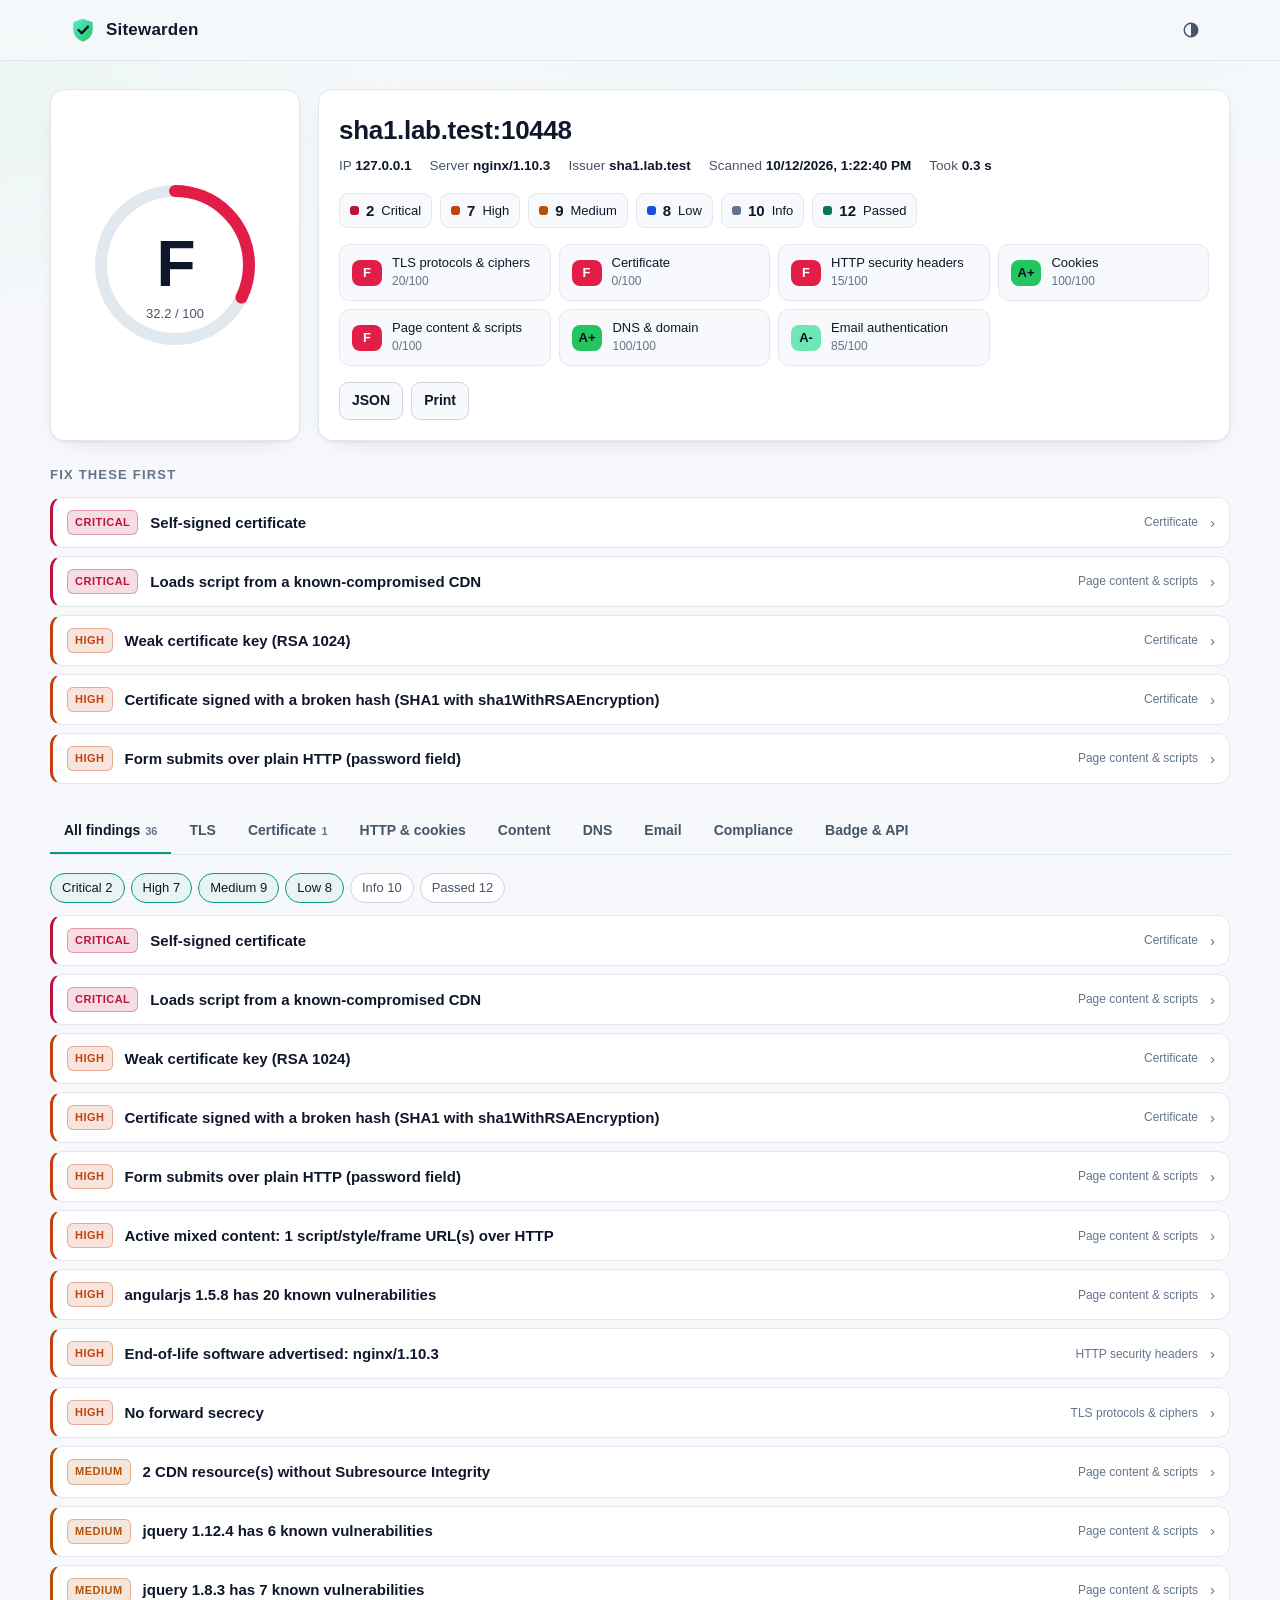
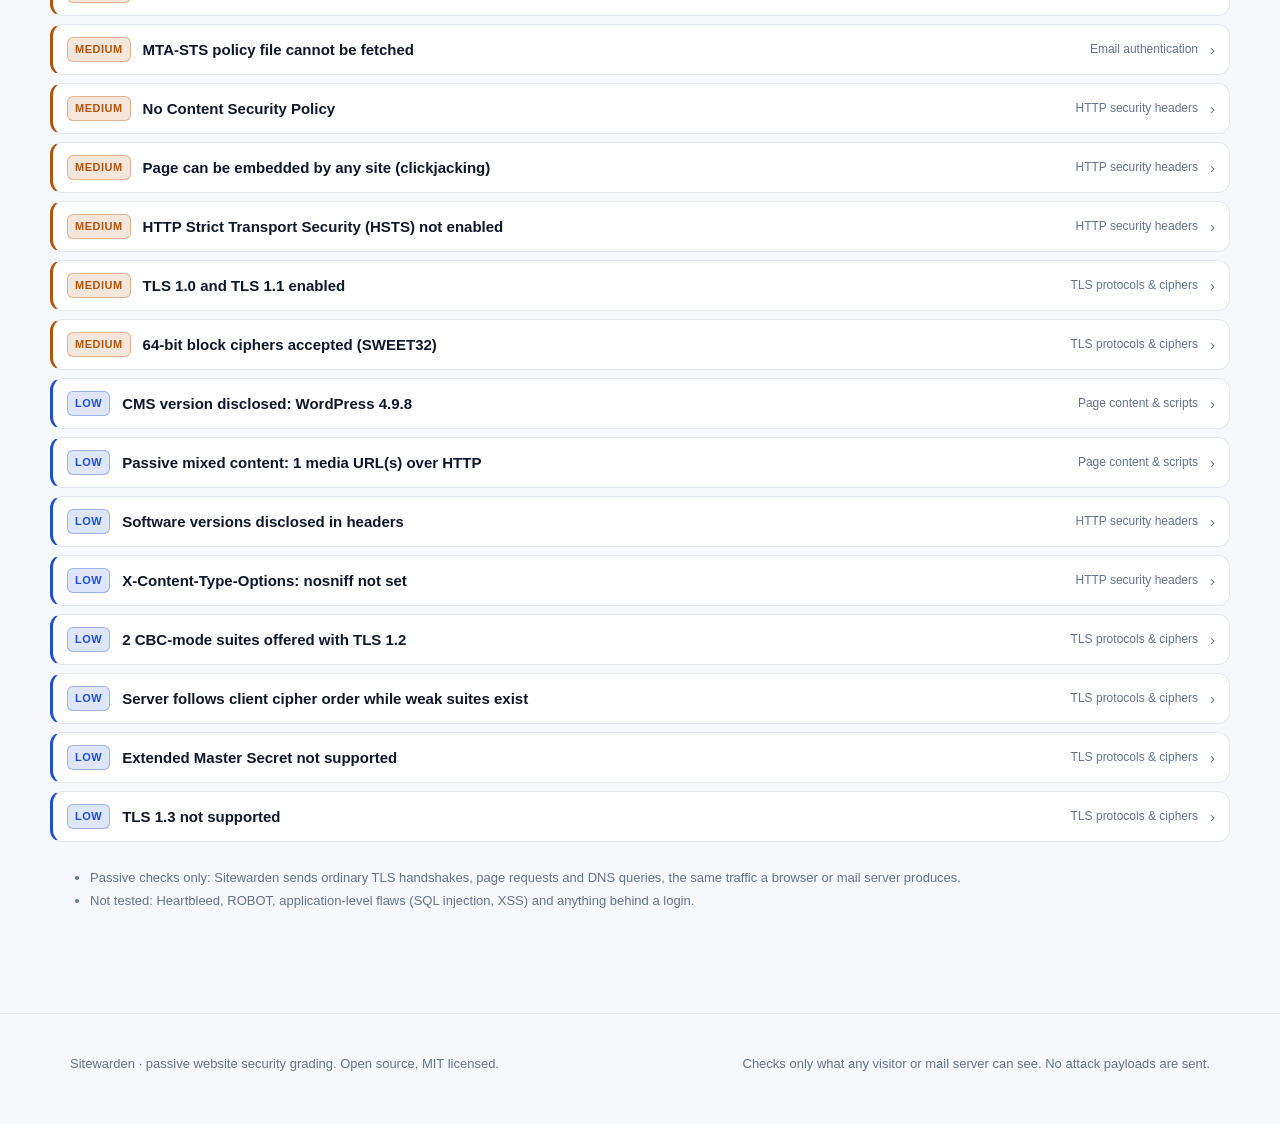
<file: lab/results/sha1.html>
<!doctype html>
<html lang="en" data-standalone="1">
<head>
<meta charset="utf-8">
<meta name="viewport" content="width=device-width, initial-scale=1">
<title>sha1.lab.test · F · Sitewarden report</title>
<style>/* Sitewarden UI. No external fonts or assets: the app serves itself under a strict CSP. */
:root {
  --bg: #0a0f1a;
  --bg-2: #0e1524;
  --panel: #121a2b;
  --panel-2: #172036;
  --line: #233049;
  --line-2: #2c3b5a;
  --text: #e6edf7;
  --muted: #94a3bd;
  --faint: #64748b;
  --accent: #5eead4;
  --accent-2: #22c55e;
  --link: #7dd3fc;
  --crit: #ff4d6d;
  --high: #ff6b4a;
  --med: #f5b544;
  --low: #60a5fa;
  --info: #94a3b8;
  --pass: #34d399;
  --g-ap: #22c55e; --g-a: #34d399; --g-am: #6ee7b7; --g-b: #facc15; --g-c: #fb923c;
  --g-d: #f87171; --g-e: #ef4444; --g-f: #e11d48;
  --radius: 14px;
  --mono: ui-monospace, "SF Mono", "Cascadia Code", "JetBrains Mono", Menlo, Consolas, monospace;
  --sans: ui-sans-serif, -apple-system, "Segoe UI", Inter, Roboto, "Helvetica Neue", Arial, sans-serif;
  --shadow: 0 1px 0 rgba(255,255,255,.03) inset, 0 10px 30px -12px rgba(0,0,0,.6);
}
@media (prefers-color-scheme: light) {
  :root:not([data-theme="dark"]) {
    --bg: #f6f8fb; --bg-2: #eef2f7; --panel: #ffffff; --panel-2: #f7f9fc; --line: #e2e8f0; --line-2: #cbd5e1;
    --text: #0f172a; --muted: #475569; --faint: #64748b; --accent: #0d9488; --accent-2: #16a34a; --link: #0369a1;
    --crit: #be123c; --high: #c2410c; --med: #b45309; --low: #1d4ed8; --info: #64748b; --pass: #047857;
    --shadow: 0 1px 2px rgba(15,23,42,.06), 0 8px 24px -16px rgba(15,23,42,.25);
  }
}
:root[data-theme="light"] {
  --bg: #f6f8fb; --bg-2: #eef2f7; --panel: #ffffff; --panel-2: #f7f9fc; --line: #e2e8f0; --line-2: #cbd5e1;
  --text: #0f172a; --muted: #475569; --faint: #64748b; --accent: #0d9488; --accent-2: #16a34a; --link: #0369a1;
  --crit: #be123c; --high: #c2410c; --med: #b45309; --low: #1d4ed8; --info: #64748b; --pass: #047857;
  --shadow: 0 1px 2px rgba(15,23,42,.06), 0 8px 24px -16px rgba(15,23,42,.25);
}

* { box-sizing: border-box; }
html { -webkit-text-size-adjust: 100%; }
body {
  margin: 0; background: var(--bg); color: var(--text); font: 15px/1.55 var(--sans);
  background-image: radial-gradient(1200px 500px at 70% -10%, rgba(94,234,212,.08), transparent 60%),
                    radial-gradient(900px 400px at -10% 10%, rgba(34,197,94,.06), transparent 60%);
  background-attachment: fixed; min-height: 100vh;
}
a { color: var(--link); text-decoration: none; }
a:hover { text-decoration: underline; }
code, pre, .mono { font-family: var(--mono); font-size: 12.5px; }
button { font: inherit; color: inherit; }
:focus-visible { outline: 2px solid var(--accent); outline-offset: 2px; border-radius: 6px; }
.noscript { padding: 24px; }

/* ---------- layout ---------- */
.wrap { max-width: 1180px; margin: 0 auto; padding: 0 20px; }
header.top { position: sticky; top: 0; z-index: 20; backdrop-filter: blur(10px);
  background: color-mix(in srgb, var(--bg) 82%, transparent); border-bottom: 1px solid var(--line); }
header.top .wrap { display: flex; align-items: center; gap: 16px; height: 60px; }
.brand { display: flex; align-items: center; gap: 10px; font-weight: 700; letter-spacing: .2px; color: var(--text); font-size: 17px; }
.brand:hover { text-decoration: none; }
.brand svg { width: 26px; height: 26px; }
.top nav { margin-left: auto; display: flex; gap: 6px; align-items: center; }
.top nav a, .icon-btn { color: var(--muted); padding: 6px 10px; border-radius: 8px; font-size: 14px; background: none; border: 0; cursor: pointer; }
.top nav a:hover, .icon-btn:hover { background: var(--panel-2); color: var(--text); text-decoration: none; }
.top .mini-form { display: none; }
.top .mini-form input { width: 220px; }
@media (min-width: 900px) { body.on-scan .top .mini-form { display: flex; } }
footer { color: var(--faint); font-size: 13px; padding: 40px 0 50px; border-top: 1px solid var(--line); margin-top: 60px; }
footer .wrap { display: flex; gap: 20px; flex-wrap: wrap; justify-content: space-between; }

/* ---------- hero ---------- */
.hero { padding: 72px 0 36px; text-align: center; }
.eyebrow { display: inline-flex; gap: 8px; align-items: center; color: var(--accent); font-weight: 600; font-size: 13px;
  border: 1px solid color-mix(in srgb, var(--accent) 35%, transparent); padding: 4px 12px; border-radius: 99px;
  background: color-mix(in srgb, var(--accent) 8%, transparent); }
.hero h1 { font-size: clamp(32px, 5.5vw, 56px); line-height: 1.08; margin: 18px auto 14px; max-width: 880px; letter-spacing: -1px; }
.hero h1 .grad { background: linear-gradient(90deg, var(--accent), var(--accent-2)); -webkit-background-clip: text; background-clip: text; color: transparent; }
.hero p.lead { color: var(--muted); font-size: 18px; max-width: 700px; margin: 0 auto 30px; }
form.scan-form { display: flex; gap: 10px; max-width: 640px; margin: 0 auto; }
.scan-form input, .mini-form input {
  flex: 1; min-width: 0; background: var(--panel); color: var(--text); border: 1px solid var(--line-2);
  border-radius: 12px; padding: 14px 16px; font: 16px var(--sans); box-shadow: var(--shadow);
}
.mini-form input { padding: 7px 12px; font-size: 14px; border-radius: 9px; }
.scan-form input::placeholder { color: var(--faint); }
.btn { background: linear-gradient(180deg, color-mix(in srgb, var(--accent) 92%, white), var(--accent));
  color: #04201c; border: 0; border-radius: 12px; padding: 0 22px; font-weight: 700; cursor: pointer; white-space: nowrap; }
.btn:hover { filter: brightness(1.06); }
.btn[disabled] { opacity: .6; cursor: progress; }
.btn.small { padding: 7px 12px; border-radius: 9px; font-size: 14px; }
.btn.ghost { background: var(--panel-2); color: var(--text); border: 1px solid var(--line-2); font-weight: 600; }
.form-hint { color: var(--faint); font-size: 13px; margin-top: 12px; }
.form-hint label { display: inline-flex; gap: 6px; align-items: center; cursor: pointer; }
.examples { margin-top: 16px; display: flex; gap: 8px; justify-content: center; flex-wrap: wrap; }
.chip { border: 1px solid var(--line-2); background: var(--panel); color: var(--muted); padding: 4px 11px; border-radius: 99px; font-size: 13px; cursor: pointer; }
.chip:hover { color: var(--text); border-color: var(--accent); }
.error-box { max-width: 640px; margin: 16px auto 0; padding: 12px 14px; border-radius: 10px; color: var(--crit);
  border: 1px solid color-mix(in srgb, var(--crit) 40%, transparent); background: color-mix(in srgb, var(--crit) 8%, transparent); }

.features { display: grid; grid-template-columns: repeat(auto-fit, minmax(240px, 1fr)); gap: 14px; margin: 56px 0 20px; }
.feature { background: var(--panel); border: 1px solid var(--line); border-radius: var(--radius); padding: 18px; box-shadow: var(--shadow); }
.feature h3 { margin: 8px 0 6px; font-size: 15px; }
.feature p { margin: 0; color: var(--muted); font-size: 14px; }
.feature .ico { width: 34px; height: 34px; border-radius: 9px; display: grid; place-items: center; font-size: 17px;
  background: color-mix(in srgb, var(--accent) 12%, transparent); color: var(--accent); }
.section-title { font-size: 13px; text-transform: uppercase; letter-spacing: 1.2px; color: var(--faint); margin: 38px 0 12px; font-weight: 700; }
.recent { display: grid; grid-template-columns: repeat(auto-fill, minmax(230px, 1fr)); gap: 10px; }
.recent a { display: flex; align-items: center; gap: 12px; background: var(--panel); border: 1px solid var(--line); border-radius: 12px; padding: 10px 12px; color: var(--text); }
.recent a:hover { border-color: var(--line-2); text-decoration: none; background: var(--panel-2); }
.recent .host { overflow: hidden; text-overflow: ellipsis; white-space: nowrap; font-weight: 600; font-size: 14px; }
.recent .when { color: var(--faint); font-size: 12px; }

/* ---------- grade pills ---------- */
.pill { display: inline-grid; place-items: center; min-width: 34px; height: 30px; padding: 0 7px; border-radius: 8px; font-weight: 800; color: #08111f; font-size: 14px; }
.g-Ap { background: var(--g-ap); } .g-A { background: var(--g-a); } .g-Am { background: var(--g-am); }
.g-B { background: var(--g-b); } .g-C { background: var(--g-c); } .g-D { background: var(--g-d); }
.g-E { background: var(--g-e); color: #fff; } .g-F { background: var(--g-f); color: #fff; } .g-x { background: var(--line-2); color: var(--text); }

/* ---------- progress ---------- */
.progress-card { max-width: 720px; margin: 50px auto; background: var(--panel); border: 1px solid var(--line); border-radius: var(--radius); padding: 26px; box-shadow: var(--shadow); }
.progress-card h2 { margin: 0 0 4px; font-size: 22px; }
.progress-card .sub { color: var(--muted); margin-bottom: 18px; }
.stages { list-style: none; padding: 0; margin: 0; display: grid; gap: 4px; }
.stages li { display: flex; align-items: center; gap: 12px; padding: 9px 10px; border-radius: 10px; color: var(--faint); }
.stages li.active { color: var(--text); background: var(--panel-2); }
.stages li.done { color: var(--muted); }
.stages .dot { width: 18px; height: 18px; border-radius: 50%; border: 2px solid var(--line-2); flex: none; display: grid; place-items: center; font-size: 11px; }
.stages li.done .dot { background: var(--pass); border-color: var(--pass); color: #04201c; }
.stages li.active .dot { border-color: var(--accent); border-top-color: transparent; animation: spin .8s linear infinite; }
.stages .msg { font-size: 13px; color: var(--faint); margin-left: auto; text-align: right; }
.bar { height: 4px; background: var(--line); border-radius: 4px; overflow: hidden; margin: 18px 0 0; }
.bar > span { display: block; height: 100%; background: linear-gradient(90deg, var(--accent), var(--accent-2)); transition: width .4s ease; }
@keyframes spin { to { transform: rotate(360deg); } }

/* ---------- report: summary ---------- */
.report { padding: 28px 0; }
.summary { display: grid; grid-template-columns: 250px 1fr; gap: 18px; }
@media (max-width: 860px) { .summary { grid-template-columns: 1fr; } }
.card { background: var(--panel); border: 1px solid var(--line); border-radius: var(--radius); box-shadow: var(--shadow); }
.card.pad { padding: 20px; }
.grade-card { display: flex; flex-direction: column; align-items: center; justify-content: center; padding: 24px 16px; text-align: center; }
.ring { position: relative; width: 170px; height: 170px; }
.ring svg { transform: rotate(-90deg); }
.ring .letter { position: absolute; inset: 0; display: grid; place-items: center; font-size: 64px; font-weight: 800; letter-spacing: -2px; }
.ring .score { position: absolute; left: 0; right: 0; bottom: 26px; font-size: 13px; color: var(--muted); }
.grade-card .capped { margin-top: 10px; font-size: 12.5px; color: var(--med); max-width: 220px; }
.target-card h1 { margin: 0; font-size: 26px; word-break: break-all; letter-spacing: -.3px; }
.target-card .meta { color: var(--muted); font-size: 13.5px; display: flex; gap: 6px 18px; flex-wrap: wrap; margin: 6px 0 16px; }
.target-card .meta b { color: var(--text); font-weight: 600; }
.counts { display: flex; gap: 8px; flex-wrap: wrap; margin-bottom: 16px; }
.count { display: flex; align-items: center; gap: 7px; padding: 5px 10px; border-radius: 9px; background: var(--panel-2); border: 1px solid var(--line); font-size: 13px; cursor: pointer; }
.count b { font-size: 15px; }
.count .sw { width: 9px; height: 9px; border-radius: 3px; }
.cats { display: grid; grid-template-columns: repeat(auto-fill, minmax(190px, 1fr)); gap: 8px; }
.cat { display: flex; align-items: center; gap: 10px; padding: 10px 12px; background: var(--panel-2); border: 1px solid var(--line); border-radius: 11px; cursor: pointer; text-align: left; }
.cat:hover { border-color: var(--line-2); }
.cat .lbl { font-size: 13px; line-height: 1.25; }
.cat .sc { font-size: 12px; color: var(--faint); }
.cat .pill { min-width: 30px; height: 26px; font-size: 13px; }
.actions { display: flex; gap: 8px; flex-wrap: wrap; margin-top: 16px; }

.top-issues { margin-top: 18px; }
.top-issues h2, .panel h2 { font-size: 17px; margin: 0 0 12px; }

/* ---------- tabs ---------- */
.tabs { display: flex; gap: 4px; overflow-x: auto; border-bottom: 1px solid var(--line); margin: 26px 0 18px; scrollbar-width: thin; }
.tab { background: none; border: 0; padding: 10px 14px; cursor: pointer; color: var(--muted); border-bottom: 2px solid transparent; white-space: nowrap; font-weight: 600; font-size: 14px; }
.tab:hover { color: var(--text); }
.tab.on { color: var(--text); border-bottom-color: var(--accent); }
.tab .n { font-size: 11px; color: var(--faint); margin-left: 5px; }

/* ---------- findings ---------- */
.filters { display: flex; gap: 6px; flex-wrap: wrap; margin-bottom: 12px; align-items: center; }
.filters .chip.on { color: var(--text); border-color: var(--accent); background: color-mix(in srgb, var(--accent) 10%, var(--panel)); }
.filters .spacer { flex: 1; }
.findings { display: grid; gap: 8px; }
.finding { background: var(--panel); border: 1px solid var(--line); border-left: 3px solid var(--sev); border-radius: 12px; }
.finding > button { display: flex; width: 100%; gap: 12px; align-items: center; padding: 12px 14px; background: none; border: 0; cursor: pointer; text-align: left; }
.finding .title { font-weight: 600; flex: 1; }
.finding .catname { color: var(--faint); font-size: 12px; white-space: nowrap; }
.finding .chev { color: var(--faint); transition: transform .15s; }
.finding.open .chev { transform: rotate(90deg); }
.finding .body { display: none; padding: 0 16px 16px 16px; border-top: 1px solid var(--line); }
.finding.open .body { display: block; }
.finding .body p { margin: 12px 0 0; color: var(--muted); }
.sev { --sev: var(--info); }
.sev-critical { --sev: var(--crit); } .sev-high { --sev: var(--high); } .sev-medium { --sev: var(--med); }
.sev-low { --sev: var(--low); } .sev-info { --sev: var(--info); } .sev-pass { --sev: var(--pass); }
.badge { font-size: 11px; font-weight: 800; letter-spacing: .5px; text-transform: uppercase; padding: 3px 7px; border-radius: 6px;
  color: var(--sev); background: color-mix(in srgb, var(--sev) 14%, transparent); border: 1px solid color-mix(in srgb, var(--sev) 35%, transparent); white-space: nowrap; }
.kv { display: grid; grid-template-columns: 110px 1fr; gap: 6px 12px; margin-top: 12px; font-size: 14px; }
.kv > div:nth-child(odd) { color: var(--faint); font-size: 13px; }
.evidence { font-family: var(--mono); font-size: 12.5px; background: var(--bg-2); border: 1px solid var(--line); border-radius: 8px; padding: 8px 10px; word-break: break-word; white-space: pre-wrap; color: var(--text); }
.fix { color: var(--pass); }
.tags { display: flex; gap: 5px; flex-wrap: wrap; }
.tag { font-size: 11.5px; font-family: var(--mono); padding: 2px 6px; border-radius: 5px; background: var(--panel-2); border: 1px solid var(--line); color: var(--muted); }
.snips { margin-top: 12px; border: 1px solid var(--line); border-radius: 10px; overflow: hidden; }
.snips .bar2 { display: flex; gap: 2px; background: var(--panel-2); border-bottom: 1px solid var(--line); padding: 4px; align-items: center; }
.snips .bar2 button { background: none; border: 0; padding: 4px 9px; border-radius: 6px; cursor: pointer; color: var(--muted); font-size: 12.5px; }
.snips .bar2 button.on { background: var(--panel); color: var(--text); }
.snips .bar2 .copy { margin-left: auto; }
.snips pre { margin: 0; padding: 12px; overflow-x: auto; background: var(--bg-2); font-size: 12.5px; }
.empty { color: var(--faint); padding: 18px; text-align: center; border: 1px dashed var(--line-2); border-radius: 12px; }

/* ---------- detail panels ---------- */
.grid2 { display: grid; grid-template-columns: repeat(auto-fit, minmax(330px, 1fr)); gap: 14px; }
.panel { background: var(--panel); border: 1px solid var(--line); border-radius: var(--radius); padding: 18px; box-shadow: var(--shadow); min-width: 0; }
.panel + .panel { margin-top: 0; }
.stack { display: grid; gap: 14px; }
table.t { width: 100%; border-collapse: collapse; font-size: 13.5px; }
table.t th { text-align: left; color: var(--faint); font-weight: 600; font-size: 12px; text-transform: uppercase; letter-spacing: .6px; padding: 6px 8px; border-bottom: 1px solid var(--line); }
table.t td { padding: 7px 8px; border-bottom: 1px solid var(--line); vertical-align: top; word-break: break-word; }
table.t tr:last-child td { border-bottom: 0; }
.scroll-x { overflow-x: auto; }
.yes { color: var(--pass); font-weight: 600; } .no { color: var(--faint); } .bad { color: var(--crit); font-weight: 600; } .warn { color: var(--med); font-weight: 600; }
.strength { font-size: 11px; font-weight: 700; padding: 2px 6px; border-radius: 5px; text-transform: uppercase; letter-spacing: .4px; }
.strength.strong { color: var(--pass); background: color-mix(in srgb, var(--pass) 14%, transparent); }
.strength.acceptable { color: var(--low); background: color-mix(in srgb, var(--low) 14%, transparent); }
.strength.weak { color: var(--med); background: color-mix(in srgb, var(--med) 14%, transparent); }
.strength.insecure { color: var(--crit); background: color-mix(in srgb, var(--crit) 14%, transparent); }
.proto-grid { display: grid; grid-template-columns: repeat(auto-fill, minmax(120px, 1fr)); gap: 8px; }
.proto { border: 1px solid var(--line); border-radius: 10px; padding: 10px; background: var(--panel-2); }
.proto .n { font-weight: 700; } .proto .s { font-size: 13px; }
.chain { display: grid; gap: 8px; }
.cert { border: 1px solid var(--line); border-radius: 11px; padding: 12px; background: var(--panel-2); position: relative; }
.cert .who { font-weight: 700; word-break: break-all; }
.cert .sub2 { color: var(--muted); font-size: 13px; }
.chain .arrow { text-align: center; color: var(--faint); font-size: 13px; line-height: 1; }
.flow { display: flex; flex-wrap: wrap; gap: 6px; align-items: center; font-family: var(--mono); font-size: 12.5px; }
.flow .hop { background: var(--panel-2); border: 1px solid var(--line); border-radius: 8px; padding: 4px 8px; word-break: break-all; }
.flow .st { color: var(--faint); }
.tree { font-family: var(--mono); font-size: 12.5px; }
.tree ul { list-style: none; margin: 0; padding-left: 18px; border-left: 1px dashed var(--line-2); }
.tree > ul { padding-left: 0; border: 0; }
.tree li { margin: 4px 0; }
.tree .rec { color: var(--muted); word-break: break-all; }
.comp { display: flex; gap: 12px; padding: 12px 0; border-bottom: 1px solid var(--line); }
.comp:last-child { border-bottom: 0; }
.comp .mark { font-size: 18px; width: 22px; flex: none; }
.comp ul { margin: 4px 0 0; padding-left: 18px; color: var(--muted); font-size: 13.5px; }
.note { color: var(--faint); font-size: 13px; }
.dl { display: grid; grid-template-columns: max-content 1fr; gap: 6px 16px; font-size: 13.5px; }
.dl dt { color: var(--faint); } .dl dd { margin: 0; word-break: break-word; }
.copyline { display: flex; gap: 8px; align-items: center; margin-top: 8px; }
.copyline input { flex: 1; min-width: 0; background: var(--bg-2); border: 1px solid var(--line); color: var(--text); border-radius: 8px; padding: 7px 10px; font: 12.5px var(--mono); }
.toast { position: fixed; bottom: 22px; left: 50%; transform: translateX(-50%); background: var(--panel-2); border: 1px solid var(--line-2); padding: 9px 16px; border-radius: 10px; box-shadow: var(--shadow); font-size: 14px; z-index: 50; }
.limits { margin-top: 26px; color: var(--faint); font-size: 13px; }
.limits li { margin: 3px 0; }

@media (max-width: 640px) {
  .wrap { padding: 0 14px; }
  form.scan-form { flex-direction: column; }
  .btn { padding: 12px 18px; }
  .hero { padding-top: 44px; }
  .kv { grid-template-columns: 1fr; }
  .stages .msg { display: none; }
}
@media print {
  header.top, footer, .tabs, .filters, .actions, form { display: none !important; }
  body { background: #fff; color: #000; }
  .finding .body { display: block !important; }
}

.stack { display: flex; flex-direction: column; gap: 14px; }
.strength { white-space: nowrap; }
.icon-btn svg { display: block; }
</style>
</head>
<body>
<div id="app"></div>
<script type="application/json" id="report-data">{"tool": "sitewarden", "version": "1.0.0", "target": "sha1.lab.test", "port": 10448, "scanned_at": "2026-10-12T13:22:40+00:00", "notes": [], "errors": {}, "ip": "127.0.0.1", "registrable_domain": "lab.test", "http": {"https_chain": [{"url": "https://sha1.lab.test:10448/", "status": 200, "error": null, "location": null, "elapsed_ms": 11, "tls": null}], "http_chain": [], "hsts_preloaded": false, "hsts_preload_entry": null, "http_redirects": [], "https_redirects": [{"url": "https://sha1.lab.test:10448/", "status": 200, "error": null}], "http_listening": false, "hsts": null, "status": 200, "url": "https://sha1.lab.test:10448/", "cors": {"allow_origin": null, "allow_credentials": false, "reflects_origin": false}, "technology": {"server": "nginx/1.10.3", "frameworks": ["WordPress 4.9.8"]}, "response_headers": [["Server", "nginx/1.10.3"], ["Date", "Mon, 12 Oct 2026 13:22:40 GMT"], ["Content-Type", "text/html"], ["Content-Length", "647"], ["Last-Modified", "Mon, 12 Oct 2026 13:22:36 GMT"], ["Connection", "close"], ["ETag", "\"6accdf1c-287\""], ["Accept-Ranges", "bytes"]], "final_url": "https://sha1.lab.test:10448/", "csp": {"level": "none", "policies": []}, "security_txt": {"present": false}}, "cookies": [], "content": {"resources": 6, "inline_scripts": 0, "inline_event_handlers": 0, "forms": 1, "third_party_script_hosts": ["cdn.polyfill.io", "cdnjs.cloudflare.com", "code.jquery.com"], "scripts": ["https://code.jquery.com/jquery-1.12.4.min.js", "https://cdnjs.cloudflare.com/ajax/libs/angular.js/1.5.8/angular.min.js", "https://sha1.lab.test:10448/js/legacy.js", "https://cdn.polyfill.io/v3/polyfill.min.js"], "libraries": [{"library": "jquery", "version": "1.12.4", "source": "https://code.jquery.com/jquery-1.12.4.min.js", "method": "cdn-url", "vulnerabilities": [{"severity": "medium", "summary": "parseHTML() executes scripts in event handlers", "cve": [], "ghsa": null, "below": "2.2.0", "info": ["http://research.insecurelabs.org/jquery/test/", "https://bugs.jquery.com/ticket/11974"]}, {"severity": "low", "summary": "jQuery 1.x and 2.x are End-of-Life and no longer receiving security updates", "cve": [], "ghsa": null, "below": "2.999.999", "info": ["https://github.com/jquery/jquery.com/issues/162"]}, {"severity": "medium", "summary": "3rd party CORS request may execute", "cve": ["CVE-2015-9251"], "ghsa": "GHSA-rmxg-73gg-4p98", "below": "3.0.0-beta1", "info": ["http://blog.jquery.com/2016/01/08/jquery-2-2-and-1-12-released/", "http://research.insecurelabs.org/jquery/test/", "https://github.com/advisories/GHSA-rmxg-73gg-4p98"]}, {"severity": "medium", "summary": "jQuery before 3.4.0, as used in Drupal, Backdrop CMS, and other products, mishandles jQuery.extend(true, {}, ...) because of Object.prototype pollution", "cve": ["CVE-2019-11358"], "ghsa": "GHSA-6c3j-c64m-qhgq", "below": "3.4.0", "info": ["https://blog.jquery.com/2019/04/10/jquery-3-4-0-released/", "https://github.com/jquery/jquery/commit/753d591aea698e57d6db58c9f722cd0808619b1b", "https://nvd.nist.gov/vuln/detail/CVE-2019-11358"]}, {"severity": "medium", "summary": "passing HTML containing <option> elements from untrusted sources - even after sanitizing it - to one of jQuery's DOM manipulation methods (i.e. .html(), .append(), and others) may execute untrusted code.", "cve": ["CVE-2020-11023"], "ghsa": "GHSA-jpcq-cgw6-v4j6", "below": "3.5.0", "info": ["https://blog.jquery.com/2020/04/10/jquery-3-5-0-released/"]}, {"severity": "medium", "summary": "Regex in its jQuery.htmlPrefilter sometimes may introduce XSS", "cve": ["CVE-2020-11022"], "ghsa": "GHSA-gxr4-xjj5-5px2", "below": "3.5.0", "info": ["https://blog.jquery.com/2020/04/10/jquery-3-5-0-released/"]}], "worst": "medium"}, {"library": "angularjs", "version": "1.5.8", "source": "https://cdnjs.cloudflare.com/ajax/libs/angular.js/1.5.8/angular.min.js", "method": "cdn-url", "vulnerabilities": [{"severity": "medium", "summary": "Cross-Site Scripting via JSONP", "cve": [], "ghsa": "GHSA-28hp-fgcr-2r4h", "below": "1.6.0", "info": ["https://github.com/advisories/GHSA-28hp-fgcr-2r4h"]}, {"severity": "medium", "summary": "DOS in $sanitize", "cve": [], "ghsa": null, "below": "1.6.3", "info": ["https://github.com/angular/angular.js/blob/master/CHANGELOG.md", "https://github.com/angular/angular.js/pull/15699"]}, {"severity": "medium", "summary": "Universal CSP bypass via add-on in Firefox", "cve": [], "ghsa": null, "below": "1.6.3", "info": ["http://pastebin.com/raw/kGrdaypP", "https://github.com/mozilla/addons-linter/issues/1000#issuecomment-282083435"]}, {"severity": "low", "summary": "XSS in $sanitize in Safari/Firefox", "cve": [], "ghsa": null, "below": "1.6.5", "info": ["https://github.com/angular/angular.js/commit/8f31f1ff43b673a24f84422d5c13d6312b2c4d94"]}, {"severity": "low", "summary": "XSS through SVG if enableSvg is set", "cve": [], "ghsa": null, "below": "1.6.9", "info": ["https://github.com/angular/angular.js/blob/master/CHANGELOG.md#169-fiery-basilisk-2018-02-02", "https://vulnerabledoma.in/ngSanitize1.6.8_bypass.html"]}, {"severity": "high", "summary": "Prototype pollution", "cve": ["CVE-2019-10768"], "ghsa": "GHSA-89mq-4x47-5v83", "below": "1.7.9", "info": ["https://github.com/angular/angular.js/blob/master/CHANGELOG.md#179-pollution-eradication-2019-11-19", "https://github.com/angular/angular.js/commit/726f49dcf6c23106ddaf5cfd5e2e592841db743a"]}, {"severity": "medium", "summary": "XSS via JQLite DOM manipulation functions in AngularJS", "cve": [], "ghsa": "GHSA-5cp4-xmrw-59wf", "below": "1.8.0", "info": ["https://github.com/advisories/GHSA-5cp4-xmrw-59wf"]}, {"severity": "medium", "summary": "XSS may be triggered in AngularJS applications that sanitize user-controlled HTML snippets before passing them to JQLite methods like JQLite.prepend, JQLite.after, JQLite.append, JQLite.replaceWith, JQLite.append, new JQLite and angular.element.", "cve": ["CVE-2020-7676"], "ghsa": "GHSA-mhp6-pxh8-r675", "below": "1.8.0", "info": ["https://github.com/advisories/GHSA-5cp4-xmrw-59wf", "https://nvd.nist.gov/vuln/detail/CVE-2020-7676"]}, {"severity": "medium", "summary": "angular vulnerable to regular expression denial of service via the $resource service", "cve": ["CVE-2023-26117"], "ghsa": "GHSA-2qqx-w9hr-q5gx", "below": "1.8.4", "info": ["https://github.com/advisories/GHSA-2qqx-w9hr-q5gx"]}, {"severity": "medium", "summary": "angular vulnerable to regular expression denial of service via the angular.copy() utility", "cve": ["CVE-2023-26116"], "ghsa": "GHSA-2vrf-hf26-jrp5", "below": "1.8.4", "info": ["https://github.com/advisories/GHSA-2vrf-hf26-jrp5"]}, {"severity": "medium", "summary": "Angular (deprecated package) Cross-site Scripting", "cve": ["CVE-2022-25869"], "ghsa": "GHSA-prc3-vjfx-vhm9", "below": "1.8.4", "info": ["https://github.com/advisories/GHSA-prc3-vjfx-vhm9"]}, {"severity": "medium", "summary": "angular vulnerable to regular expression denial of service via the <input type=\"url\"> element", "cve": ["CVE-2023-26118"], "ghsa": "GHSA-qwqh-hm9m-p5hr", "below": "1.8.4", "info": ["https://github.com/advisories/GHSA-qwqh-hm9m-p5hr"]}, {"severity": "low", "summary": "AngularJS improperly sanitizes SVG elements", "cve": ["CVE-2025-0716"], "ghsa": "GHSA-j58c-ww9w-pwp5", "below": "1.8.4", "info": ["https://github.com/advisories/GHSA-j58c-ww9w-pwp5", "https://nvd.nist.gov/vuln/detail/CVE-2025-0716", "https://codepen.io/herodevs/pen/qEWQmpd/a86a0d29310e12c7a3756768e6c7b915"]}, {"severity": "low", "summary": "AngularJS allows attackers to bypass common image source restrictions", "cve": ["CVE-2024-8373"], "ghsa": "GHSA-mqm9-c95h-x2p6", "below": "1.8.4", "info": ["https://github.com/advisories/GHSA-mqm9-c95h-x2p6", "https://nvd.nist.gov/vuln/detail/CVE-2024-8373", "https://codepen.io/herodevs/full/bGPQgMp/8da9ce87e99403ee13a295c305ebfa0b"]}, {"severity": "high", "summary": "Angular's deprecated package has a Cross-Site Scripting issue", "cve": ["CVE-2026-11998"], "ghsa": "GHSA-7x27-g8rg-x87w", "below": "1.8.4", "info": ["https://access.redhat.com/security/cve/CVE-2026-11998", "https://bugzilla.redhat.com/show_bug.cgi?id=2492579", "https://codepen.io/herodevs/pen/JobQdmz/5b3896f56fab66f20cd25e698cf3faa8"]}, {"severity": "high", "summary": "angular vulnerable to super-linear runtime due to backtracking", "cve": ["CVE-2024-21490"], "ghsa": "GHSA-4w4v-5hc9-xrr2", "below": "1.8.4", "info": ["https://github.com/advisories/GHSA-4w4v-5hc9-xrr2", "https://nvd.nist.gov/vuln/detail/CVE-2024-21490", "https://github.com/angular/angular.js"]}, {"severity": "low", "summary": "AngularJS allows attackers to bypass common image source restrictions", "cve": ["CVE-2024-8372"], "ghsa": "GHSA-m9gf-397r-hwpg", "below": "1.8.4", "info": ["https://github.com/advisories/GHSA-m9gf-397r-hwpg", "https://nvd.nist.gov/vuln/detail/CVE-2024-8372", "https://codepen.io/herodevs/full/xxoQRNL/0072e627abe03e9cda373bc75b4c1017"]}, {"severity": "medium", "summary": "AngularJS Incomplete Filtering of Special Elements vulnerability", "cve": ["CVE-2025-2336"], "ghsa": "GHSA-4p4w-6hg8-63wx", "below": "1.8.4", "info": ["https://github.com/advisories/GHSA-4p4w-6hg8-63wx", "https://nvd.nist.gov/vuln/detail/CVE-2025-2336", "https://codepen.io/herodevs/pen/bNGYaXx/412a3a4218387479898912f60c269c6c"]}, {"severity": "medium", "summary": "AngularJS Regular expression Denial of Service (ReDoS)", "cve": ["CVE-2025-4690"], "ghsa": "GHSA-hfff-63hg-f47j", "below": "1.9.9", "info": ["https://github.com/advisories/GHSA-hfff-63hg-f47j", "https://nvd.nist.gov/vuln/detail/CVE-2025-4690", "https://codepen.io/herodevs/pen/RNNEPzP/751b91eab7730dff277523f3d50e4b77"]}, {"severity": "low", "summary": "End-of-Life: Long term support for AngularJS has been discontinued as of December 31, 2021", "cve": [], "ghsa": null, "below": "1.999", "info": ["https://docs.angularjs.org/misc/version-support-status"]}], "worst": "high"}, {"library": "jquery", "version": "1.8.3", "source": "https://sha1.lab.test:10448/js/legacy.js", "method": "filecontent", "vulnerabilities": [{"severity": "medium", "summary": "Selector interpreted as HTML", "cve": ["CVE-2012-6708"], "ghsa": "GHSA-2pqj-h3vj-pqgw", "below": "1.9.0b1", "info": ["http://bugs.jquery.com/ticket/11290", "http://research.insecurelabs.org/jquery/test/", "https://nvd.nist.gov/vuln/detail/CVE-2012-6708"]}, {"severity": "medium", "summary": "Versions of jQuery prior to 1.9.0 are vulnerable to Cross-Site Scripting (XSS). The load method fails to recognize and strip script tags containing whitespace in the closing tag (e.g. <\/script >), allowing enclosed script logic to execute and enabling attackers to run arbitrary JavaScript in a victim's browser.", "cve": ["CVE-2020-7656"], "ghsa": "GHSA-q4m3-2j7h-f7xw", "below": "1.9.0", "info": ["https://github.com/advisories/GHSA-q4m3-2j7h-f7xw", "https://nvd.nist.gov/vuln/detail/CVE-2020-7656", "https://research.insecurelabs.org/jquery/test/"]}, {"severity": "medium", "summary": "3rd party CORS request may execute", "cve": ["CVE-2015-9251"], "ghsa": "GHSA-rmxg-73gg-4p98", "below": "1.12.0", "info": ["http://blog.jquery.com/2016/01/08/jquery-2-2-and-1-12-released/", "http://research.insecurelabs.org/jquery/test/", "https://github.com/advisories/GHSA-rmxg-73gg-4p98"]}, {"severity": "medium", "summary": "parseHTML() executes scripts in event handlers", "cve": [], "ghsa": null, "below": "2.2.0", "info": ["http://research.insecurelabs.org/jquery/test/", "https://bugs.jquery.com/ticket/11974"]}, {"severity": "low", "summary": "jQuery 1.x and 2.x are End-of-Life and no longer receiving security updates", "cve": [], "ghsa": null, "below": "2.999.999", "info": ["https://github.com/jquery/jquery.com/issues/162"]}, {"severity": "medium", "summary": "jQuery before 3.4.0, as used in Drupal, Backdrop CMS, and other products, mishandles jQuery.extend(true, {}, ...) because of Object.prototype pollution", "cve": ["CVE-2019-11358"], "ghsa": "GHSA-6c3j-c64m-qhgq", "below": "3.4.0", "info": ["https://blog.jquery.com/2019/04/10/jquery-3-4-0-released/", "https://github.com/jquery/jquery/commit/753d591aea698e57d6db58c9f722cd0808619b1b", "https://nvd.nist.gov/vuln/detail/CVE-2019-11358"]}, {"severity": "medium", "summary": "passing HTML containing <option> elements from untrusted sources - even after sanitizing it - to one of jQuery's DOM manipulation methods (i.e. .html(), .append(), and others) may execute untrusted code.", "cve": ["CVE-2020-11023"], "ghsa": "GHSA-jpcq-cgw6-v4j6", "below": "3.5.0", "info": ["https://blog.jquery.com/2020/04/10/jquery-3-5-0-released/"]}], "worst": "medium"}]}, "dns": {"host": "sha1.lab.test", "domain": "lab.test", "a": ["127.0.0.1"], "aaaa": [], "ns": ["ns1.lab.test.", "ns2.lab.test."], "ns_networks": ["192.0.2.0/24", "198.51.100.0/24"], "dnssec": {"domain": "lab.test", "status": "secure", "detail": "Chain of trust validated from the root: . -> test. -> lab.test.", "weak_algorithms": [], "resolver_ad": false, "chain": [{"zone": ".", "signed": true, "secure": true, "ds": [], "keys": ["KSK 5262 ECDSAP256SHA256", "ZSK 57325 ECDSAP256SHA256"], "algorithms": [], "error": null}, {"zone": "test.", "signed": true, "secure": true, "ds": ["19546 ECDSAP256SHA256 SHA-256"], "keys": ["ZSK 28529 ECDSAP256SHA256", "KSK 19546 ECDSAP256SHA256"], "algorithms": ["ECDSAP256SHA256"], "error": null}, {"zone": "lab.test.", "signed": true, "secure": true, "ds": ["27127 ECDSAP256SHA256 SHA-256"], "keys": ["KSK 27127 ECDSAP256SHA256", "ZSK 58462 ECDSAP256SHA256"], "algorithms": ["ECDSAP256SHA256"], "error": null}]}, "caa": {"name": "lab.test", "records": ["0 iodef \"mailto:security@lab.test\"", "0 issue \"letsencrypt.org\""]}}, "tls": {"host": "sha1.lab.test", "ip": "127.0.0.1", "port": 10448, "reachable": true, "error": null, "protocols": {"TLS 1.3": false, "TLS 1.2": true, "TLS 1.1": true, "TLS 1.0": true, "SSL 3.0": false, "SSL 2.0": false}, "ciphers": {"TLS 1.2": [{"code": "0x002F", "name": "TLS_RSA_WITH_AES_128_CBC_SHA", "openssl": "AES128-SHA", "kx": "RSA", "auth": "RSA", "cipher": "AES_128_CBC", "bits": 128, "mac": "SHA", "forward_secret": false, "aead": false, "strength": "weak"}, {"code": "0x000A", "name": "TLS_RSA_WITH_3DES_EDE_CBC_SHA", "openssl": "", "kx": "RSA", "auth": "RSA", "cipher": "3DES_EDE_CBC", "bits": 112, "mac": "SHA", "forward_secret": false, "aead": false, "strength": "weak"}], "TLS 1.1": [{"code": "0x002F", "name": "TLS_RSA_WITH_AES_128_CBC_SHA", "openssl": "AES128-SHA", "kx": "RSA", "auth": "RSA", "cipher": "AES_128_CBC", "bits": 128, "mac": "SHA", "forward_secret": false, "aead": false, "strength": "weak"}, {"code": "0x000A", "name": "TLS_RSA_WITH_3DES_EDE_CBC_SHA", "openssl": "", "kx": "RSA", "auth": "RSA", "cipher": "3DES_EDE_CBC", "bits": 112, "mac": "SHA", "forward_secret": false, "aead": false, "strength": "weak"}], "TLS 1.0": [{"code": "0x002F", "name": "TLS_RSA_WITH_AES_128_CBC_SHA", "openssl": "AES128-SHA", "kx": "RSA", "auth": "RSA", "cipher": "AES_128_CBC", "bits": 128, "mac": "SHA", "forward_secret": false, "aead": false, "strength": "weak"}, {"code": "0x000A", "name": "TLS_RSA_WITH_3DES_EDE_CBC_SHA", "openssl": "", "kx": "RSA", "auth": "RSA", "cipher": "3DES_EDE_CBC", "bits": 112, "mac": "SHA", "forward_secret": false, "aead": false, "strength": "weak"}]}, "server_preference": {"TLS 1.2": false, "TLS 1.1": false, "TLS 1.0": false}, "groups": [], "groups_tls12": [], "post_quantum": [], "features": {"ocsp_stapling": false, "secure_renegotiation": true, "extended_master_secret": false, "session_tickets": true, "tls_compression": false, "heartbeat_extension": true, "fallback_scsv": true, "sct_tls_extension": false, "alpn": [], "tls13_downgrade_protection": null, "sni_required": false}, "sslv2_ciphers": [], "handshakes": 29, "notes": []}, "certificates": [{"auth": "RSA", "presented": [{"subject": "sha1.lab.test", "subject_dn": "CN=sha1.lab.test", "issuer": "sha1.lab.test", "issuer_dn": "CN=sha1.lab.test", "issuer_org": null, "serial": "d2630dfd9c5812660ed290d6a2f9d8aca2c3fab", "not_before": "2026-10-12T13:22:36+00:00", "not_after": "2026-11-11T13:22:36+00:00", "days_left": 29, "lifetime_days": 30, "key": "RSA 1024", "key_type": "RSA", "key_bits": 1024, "signature": "SHA1 with sha1WithRSAEncryption", "sha256": "aaaff9f6bd166a73dba008ef4d1968fe3986c51f40f8975b40fa037a16e35b31", "spki_sha256": "46c537852f47d18015c81a215b890321545622b88437703d19ccb7f782a5da7c", "self_signed": true, "is_ca": true}], "leaf": {"subject": "sha1.lab.test", "subject_dn": "CN=sha1.lab.test", "issuer": "sha1.lab.test", "issuer_dn": "CN=sha1.lab.test", "issuer_org": null, "serial": "d2630dfd9c5812660ed290d6a2f9d8aca2c3fab", "not_before": "2026-10-12T13:22:36+00:00", "not_after": "2026-11-11T13:22:36+00:00", "days_left": 29, "lifetime_days": 30, "key": "RSA 1024", "key_type": "RSA", "key_bits": 1024, "signature": "SHA1 with sha1WithRSAEncryption", "sha256": "aaaff9f6bd166a73dba008ef4d1968fe3986c51f40f8975b40fa037a16e35b31", "spki_sha256": "46c537852f47d18015c81a215b890321545622b88437703d19ccb7f782a5da7c", "self_signed": true, "is_ca": true}, "names": ["sha1.lab.test"], "trusted": false, "trust_error": "validation failed: basicConstraints.cA must not be asserted in an EE certificate (encountered processing <Certificate(subject=<Name(CN=sha1.lab.test)>, ...)>)", "path": [], "aia_fetched": false, "hostname_ok": true, "validation": "unknown", "scts": 0, "must_staple": false, "ocsp_urls": [], "crl_urls": [], "revocation": {}}], "mozilla": {"modern": {"compliant": false, "problems": ["protocols not in profile: TLSv1.0, TLSv1.1, TLSv1.2", "TLS 1.3 missing", "2 TLS 1.2 suites outside the profile", "RSA certificate not allowed"], "oldest_clients": ["Firefox 63", "Android 10.0", "Chrome 70", "Edge 75", "Java 11", "OpenSSL 1.1.1", "Opera 57", "Safari 12.1"]}, "intermediate": {"compliant": false, "problems": ["protocols not in profile: TLSv1.0, TLSv1.1", "TLS 1.3 missing", "2 TLS 1.2 suites outside the profile", "RSA key below 2048 bits"], "oldest_clients": ["Firefox 31.3.0", "Android 4.4.2", "Chrome 49", "Edge 15 on Windows 10", "IE 11 on Windows 10", "Java 8u161", "OpenSSL 1.0.1l", "Opera 20", "Safari 9"]}, "guidelines_version": 6.0}, "email": {"domain": "lab.test", "mx": ["mail.lab.test"], "null_mx": false, "spf": {"record": "v=spf1 ip4:192.0.2.0/24 include:_spf.lab.test. -all", "all": "-", "lookups": 1, "void_lookups": 0, "errors": [], "warnings": [], "includes": ["_spf.lab.test."], "tree": {"domain": "lab.test", "record": "v=spf1 ip4:192.0.2.0/24 include:_spf.lab.test. -all", "children": [{"domain": "_spf.lab.test.", "record": "v=spf1 ip4:198.51.100.0/24 -all", "children": []}]}}, "dmarc": {"record": "v=DMARC1; p=reject; rua=mailto:dmarc@lab.test; adkim=s; aspf=s", "tags": {"v": "DMARC1", "p": "reject", "rua": "mailto:dmarc@lab.test", "adkim": "s", "aspf": "s"}}, "dkim": [{"selector": "selector1", "record": "v=DKIM1; k=rsa; p=MIIBIjANBgkqhkiG9w0BAQEFAAOCAQ8AMIIBCgKCAQEA1gzUTpiFdjDi2BsrCQNBdUUmBv8efdyml92IS1LE2hp3qmGIUNLXT8s6MySLs0uo2xFGqI19ICxJQ6S6IvPAXGzO+C9yVxQNpjnNdHswLRSKL3XQXT6A3xX89CzBdVX05HRazCfoLR", "testing": false, "revoked": false, "key_type": "rsa", "bits": 2048}], "mta_sts": null}, "grade": "F", "score": 32.2, "categories": {"tls": {"label": "TLS protocols & ciphers", "score": 20, "grade": "F", "counts": {"critical": 0, "high": 1, "medium": 2, "low": 4, "info": 2, "pass": 3}, "skipped": false}, "certificate": {"label": "Certificate", "score": 0, "grade": "F", "counts": {"critical": 1, "high": 2, "medium": 0, "low": 0, "info": 0, "pass": 2}, "skipped": false}, "headers": {"label": "HTTP security headers", "score": 15, "grade": "F", "counts": {"critical": 0, "high": 1, "medium": 3, "low": 2, "info": 5, "pass": 0}, "skipped": false}, "cookies": {"label": "Cookies", "score": 100, "grade": "A+", "counts": {"critical": 0, "high": 0, "medium": 0, "low": 0, "info": 1, "pass": 0}, "skipped": false}, "content": {"label": "Page content & scripts", "score": 0, "grade": "F", "counts": {"critical": 1, "high": 3, "medium": 3, "low": 2, "info": 1, "pass": 0}, "skipped": false}, "dns": {"label": "DNS & domain", "score": 100, "grade": "A+", "counts": {"critical": 0, "high": 0, "medium": 0, "low": 0, "info": 1, "pass": 3}, "skipped": false}, "email": {"label": "Email authentication", "score": 85, "grade": "A-", "counts": {"critical": 0, "high": 0, "medium": 1, "low": 0, "info": 0, "pass": 4}, "skipped": false}}, "capped_by": [], "skipped": [], "compliance": {"pci_dss_4": {"name": "PCI DSS v4.0 req. 4.2.1 (strong cryptography in transit)", "compliant": false, "problems": ["SSL or early TLS (1.0) enabled", "TLS 1.1 enabled (PCI SSC guidance treats it as insecure)", "insecure cipher suites (export/NULL/RC4/DES/3DES)", "certificate not valid and trusted"]}, "nist_800_52r2": {"name": "NIST SP 800-52 Rev. 2 (US federal TLS guidelines)", "compliant": false, "problems": ["TLS 1.3 not supported (required since January 2024)", "protocols older than TLS 1.2 enabled", "2 suites outside the SP 800-52r2 approved list (e.g. TLS_RSA_WITH_3DES_EDE_CBC_SHA)", "RSA key below 2048 bits"]}, "mozilla_modern": {"name": "Mozilla Modern profile (v6.0)", "compliant": false, "problems": ["protocols not in profile: TLSv1.0, TLSv1.1, TLSv1.2", "TLS 1.3 missing", "2 TLS 1.2 suites outside the profile", "RSA certificate not allowed"]}, "mozilla_intermediate": {"name": "Mozilla Intermediate profile (v6.0)", "compliant": false, "problems": ["protocols not in profile: TLSv1.0, TLSv1.1", "TLS 1.3 missing", "2 TLS 1.2 suites outside the profile", "RSA key below 2048 bits"]}, "owasp_headers": {"name": "OWASP Secure Headers baseline", "compliant": false, "problems": ["missing or weak Strict-Transport-Security", "missing or weak Content-Security-Policy", "missing or weak frame-ancestors / X-Frame-Options", "missing or weak X-Content-Type-Options"]}, "bulk_sender": {"name": "Gmail / Yahoo bulk-sender authentication (2024)", "compliant": true, "problems": []}}, "findings": [{"id": "cert.untrusted", "category": "certificate", "severity": "critical", "title": "Self-signed certificate", "detail": "Validation against the Mozilla root store failed: validation failed: basicConstraints.cA must not be asserted in an EE certificate (encountered processing <Certificate(subject=<Name(CN=sha1.lab.test)>, ...)>). Browsers will show a security warning, and users trained to click through warnings can be intercepted.", "evidence": "Presented chain: sha1.lab.test", "fix": "Use a certificate from a publicly trusted CA (Let's Encrypt is free) and serve the full chain.", "snippets": {}, "refs": [], "cap": "F", "tags": ["CWE-295"]}, {"id": "content.compromised_cdn", "category": "content", "severity": "critical", "title": "Loads script from a known-compromised CDN", "detail": "Sold in 2024 and used to inject malware into more than 100,000 sites (Sansec, June 2024). Whoever controls that host can run any code in your visitors' browsers.", "evidence": "https://cdn.polyfill.io/v3/polyfill.min.js, https://cdn.polyfill.io/v3/polyfill.min.js", "fix": "Remove the script tag immediately.", "snippets": {}, "refs": ["https://sansec.io/research/polyfill-supply-chain-attack"], "cap": "F", "tags": ["CWE-829", "CWE-506"]}, {"id": "cert.key", "category": "certificate", "severity": "high", "title": "Weak certificate key (RSA 1024)", "detail": "1024-bit RSA has been within reach of well-funded attackers for years and is no longer issued by public CAs.", "evidence": null, "fix": "Reissue with RSA 2048+ or ECDSA P-256.", "snippets": {}, "refs": [], "cap": "B", "tags": ["CWE-326"]}, {"id": "cert.signature", "category": "certificate", "severity": "high", "title": "Certificate signed with a broken hash (SHA1 with sha1WithRSAEncryption)", "detail": "SHA-1 collisions are practical (SHAttered, 2017); browsers reject SHA-1 leaf certificates.", "evidence": null, "fix": "Reissue the certificate; every public CA signs with SHA-256 or better.", "snippets": {}, "refs": [], "cap": "C", "tags": []}, {"id": "content.form_http", "category": "content", "severity": "high", "title": "Form submits over plain HTTP (password field)", "detail": "Whatever the user types is sent unencrypted.", "evidence": "<form action=\"http://legacy.lab.test:10080/login\">", "fix": null, "snippets": {}, "refs": [], "cap": null, "tags": ["CWE-319"]}, {"id": "content.mixed_active", "category": "content", "severity": "high", "title": "Active mixed content: 1 script/style/frame URL(s) over HTTP", "detail": "Browsers block these, which breaks the page; where they are not blocked (older browsers, some WebViews) a network attacker can replace them and take over the page.", "evidence": "http://legacy.lab.test:10080/style.css", "fix": "Load every subresource over HTTPS.", "snippets": {}, "refs": [], "cap": null, "tags": ["CWE-319", "CWE-311"]}, {"id": "content.vulnerable_library", "category": "content", "severity": "high", "title": "angularjs 1.5.8 has 20 known vulnerabilities", "detail": "Angular (deprecated package) Cross-site Scripting; Angular's deprecated package has a Cross-Site Scripting issue; AngularJS Incomplete Filtering of Special Elements vulnerability; AngularJS Regular expression Denial of Service (ReDoS); AngularJS allows attackers to bypass common image source restrictions; AngularJS improperly sanitizes SVG elements; Cross-Site Scripting via JSONP; DOS in $sanitize", "evidence": "https://cdnjs.cloudflare.com/ajax/libs/angular.js/1.5.8/angular.min.js (cdn-url) | CVE-2019-10768, CVE-2020-7676, CVE-2022-25869, CVE-2023-26116, CVE-2023-26117, CVE-2023-26118", "fix": "Upgrade angularjs to 1.999 or later.", "snippets": {}, "refs": ["https://github.com/advisories/GHSA-28hp-fgcr-2r4h", "https://github.com/angular/angular.js/blob/master/CHANGELOG.md", "https://github.com/angular/angular.js/pull/15699"], "cap": null, "tags": ["CWE-1104", "OWASP A06:2021", "CVE-2019-10768", "CVE-2020-7676", "CVE-2022-25869", "CVE-2023-26116"]}, {"id": "hdr.eol_software", "category": "headers", "severity": "high", "title": "End-of-life software advertised: nginx/1.10.3", "detail": "nginx 1.10.3 is several years out of date. Known vulnerabilities in it will not be patched.", "evidence": "server: nginx/1.10.3", "fix": null, "snippets": {}, "refs": [], "cap": null, "tags": ["CWE-1104", "OWASP A06:2021"]}, {"id": "tls.no_fs", "category": "tls", "severity": "high", "title": "No forward secrecy", "detail": "Every suite uses static RSA key exchange: anyone who later obtains the private key (breach, subpoena, cloud snapshot) can decrypt all recorded past traffic.", "evidence": null, "fix": "Offer ECDHE suites.", "snippets": {"nginx": "ssl_protocols TLSv1.2 TLSv1.3;\nssl_ciphers ECDHE-ECDSA-AES128-GCM-SHA256:ECDHE-RSA-AES128-GCM-SHA256:ECDHE-ECDSA-AES256-GCM-SHA384:ECDHE-RSA-AES256-GCM-SHA384:ECDHE-ECDSA-CHACHA20-POLY1305:ECDHE-RSA-CHACHA20-POLY1305;\nssl_prefer_server_ciphers off;", "apache": "SSLProtocol -all +TLSv1.2 +TLSv1.3\nSSLCipherSuite ECDHE-ECDSA-AES128-GCM-SHA256:ECDHE-RSA-AES128-GCM-SHA256:ECDHE-ECDSA-AES256-GCM-SHA384:ECDHE-RSA-AES256-GCM-SHA384:ECDHE-ECDSA-CHACHA20-POLY1305:ECDHE-RSA-CHACHA20-POLY1305\nSSLHonorCipherOrder off", "caddy": "# Caddy's defaults already match Mozilla Intermediate; remove custom 'ciphers' lines.", "haproxy": "ssl-default-bind-ciphers ECDHE-ECDSA-AES128-GCM-SHA256:ECDHE-RSA-AES128-GCM-SHA256:ECDHE-ECDSA-AES256-GCM-SHA384:ECDHE-RSA-AES256-GCM-SHA384:ECDHE-ECDSA-CHACHA20-POLY1305:ECDHE-RSA-CHACHA20-POLY1305\nssl-default-bind-ciphersuites TLS_AES_128_GCM_SHA256:TLS_AES_256_GCM_SHA384:TLS_CHACHA20_POLY1305_SHA256"}, "refs": [], "cap": "B", "tags": ["CWE-327"]}, {"id": "content.sri", "category": "content", "severity": "medium", "title": "2 CDN resource(s) without Subresource Integrity", "detail": "If the CDN or the package is compromised, the modified file runs on your site. These are fixed, versioned files, so an integrity hash costs nothing.", "evidence": "https://code.jquery.com/jquery-1.12.4.min.js, https://cdnjs.cloudflare.com/ajax/libs/angular.js/1.5.8/angular.min.js", "fix": null, "snippets": {"html": "<script src=\"https://cdn.example.com/lib.min.js\"\n        integrity=\"sha384-<base64 hash>\"\n        crossorigin=\"anonymous\"><\/script>\n<!-- hash: openssl dgst -sha384 -binary lib.min.js | openssl base64 -A -->"}, "refs": ["https://www.w3.org/TR/SRI/"], "cap": null, "tags": ["CWE-353", "CWE-829"]}, {"id": "content.vulnerable_library", "category": "content", "severity": "medium", "title": "jquery 1.12.4 has 6 known vulnerabilities", "detail": "3rd party CORS request may execute; Regex in its jQuery.htmlPrefilter sometimes may introduce XSS; jQuery 1.x and 2.x are End-of-Life and no longer receiving security updates; jQuery before 3.4.0, as used in Drupal, Backdrop CMS, and other products, mishandles jQuery.extend(true, {}, ...) because of Object.prototype pollution; parseHTML() executes scripts in event handlers; passing HTML containing", "evidence": "https://code.jquery.com/jquery-1.12.4.min.js (cdn-url) | CVE-2015-9251, CVE-2019-11358, CVE-2020-11022, CVE-2020-11023", "fix": "Upgrade jquery to 3.5.0 or later.", "snippets": {}, "refs": ["http://research.insecurelabs.org/jquery/test/", "https://bugs.jquery.com/ticket/11974", "https://github.com/jquery/jquery.com/issues/162"], "cap": null, "tags": ["CWE-1104", "OWASP A06:2021", "CVE-2015-9251", "CVE-2019-11358", "CVE-2020-11022", "CVE-2020-11023"]}, {"id": "content.vulnerable_library", "category": "content", "severity": "medium", "title": "jquery 1.8.3 has 7 known vulnerabilities", "detail": "3rd party CORS request may execute; Selector interpreted as HTML; Versions of jQuery prior to 1.9.0 are vulnerable to Cross-Site Scripting (XSS). The load method fails to recognize and strip script tags containing whitespace in the closing tag (e.g. <\/script >), allowing enclosed script logic to execute and enabling attackers to run arbitrary JavaScript in a victim's browser.; jQuery 1.x and 2.x a", "evidence": "https://sha1.lab.test:10448/js/legacy.js (filecontent) | CVE-2012-6708, CVE-2015-9251, CVE-2019-11358, CVE-2020-11023, CVE-2020-7656", "fix": "Upgrade jquery to 3.5.0 or later.", "snippets": {}, "refs": ["http://bugs.jquery.com/ticket/11290", "http://research.insecurelabs.org/jquery/test/", "https://nvd.nist.gov/vuln/detail/CVE-2012-6708"], "cap": null, "tags": ["CWE-1104", "OWASP A06:2021", "CVE-2012-6708", "CVE-2015-9251", "CVE-2019-11358", "CVE-2020-11023"]}, {"id": "mtasts.policy_unreachable", "category": "email", "severity": "medium", "title": "MTA-STS policy file cannot be fetched", "detail": "The DNS record exists but https://mta-sts.lab.test/.well-known/mta-sts.txt failed, so senders ignore the policy. It must be served over HTTPS with a valid certificate.", "evidence": "connection refused", "fix": null, "snippets": {}, "refs": [], "cap": null, "tags": []}, {"id": "csp.missing", "category": "headers", "severity": "medium", "title": "No Content Security Policy", "detail": "CSP is the main browser-side defence that stops injected scripts (XSS) from running. Without it, any markup-injection bug becomes code execution in your users' sessions.", "evidence": null, "fix": "Start with a nonce-based strict policy, deployed first as Report-Only.", "snippets": {"nginx": "add_header Content-Security-Policy \"default-src 'self'; script-src 'self' 'nonce-$request_id' 'strict-dynamic'; object-src 'none'; base-uri 'none'; frame-ancestors 'self'; form-action 'self'; upgrade-insecure-requests\" always;", "apache": "Header always set Content-Security-Policy \"default-src 'self'; object-src 'none'; base-uri 'none'; frame-ancestors 'self'; form-action 'self'; upgrade-insecure-requests\"", "caddy": "header Content-Security-Policy \"default-src 'self'; object-src 'none'; base-uri 'none'; frame-ancestors 'self'; form-action 'self'\"", "express": "app.use(helmet.contentSecurityPolicy({ directives: { defaultSrc: [\"'self'\"], objectSrc: [\"'none'\"], baseUri: [\"'none'\"], frameAncestors: [\"'self'\"] } }));"}, "refs": ["https://web.dev/articles/strict-csp", "https://csp-evaluator.withgoogle.com/"], "cap": null, "tags": ["CWE-79", "OWASP A05:2021"]}, {"id": "hdr.framing", "category": "headers", "severity": "medium", "title": "Page can be embedded by any site (clickjacking)", "detail": "No X-Frame-Options or CSP frame-ancestors. A malicious page can load this site in an invisible frame and trick users into clicking buttons on it.", "evidence": null, "fix": "Send CSP frame-ancestors 'self' (and X-Frame-Options: SAMEORIGIN for old browsers).", "snippets": {"nginx": "add_header Content-Security-Policy \"frame-ancestors 'self'\" always;\nadd_header X-Frame-Options SAMEORIGIN always;", "apache": "Header always set X-Frame-Options SAMEORIGIN\nHeader always append Content-Security-Policy \"frame-ancestors 'self'\"", "caddy": "header X-Frame-Options SAMEORIGIN", "express": "app.use(helmet.frameguard({ action: 'sameorigin' }));"}, "refs": [], "cap": null, "tags": ["CWE-1021", "OWASP A04:2021"]}, {"id": "hsts.missing", "category": "headers", "severity": "medium", "title": "HTTP Strict Transport Security (HSTS) not enabled", "detail": "Without HSTS a network attacker can strip HTTPS (sslstrip) whenever a user follows an http:// link or types the bare domain, and users can click through certificate warnings.", "evidence": null, "fix": "Send Strict-Transport-Security with max-age of at least one year.", "snippets": {"nginx": "add_header Strict-Transport-Security \"max-age=63072000; includeSubDomains; preload\" always;", "apache": "Header always set Strict-Transport-Security \"max-age=63072000; includeSubDomains; preload\"", "caddy": "header Strict-Transport-Security \"max-age=63072000; includeSubDomains; preload\"", "express": "app.use(helmet.hsts({ maxAge: 63072000, includeSubDomains: true, preload: true }));", "cloudflare": "SSL/TLS -> Edge Certificates -> HTTP Strict Transport Security (HSTS): enable, max-age 12 months, include subdomains, preload"}, "refs": ["https://www.rfc-editor.org/rfc/rfc6797"], "cap": null, "tags": ["CWE-319", "CWE-523"]}, {"id": "tls.legacy_protocols", "category": "tls", "severity": "medium", "title": "TLS 1.0 and TLS 1.1 enabled", "detail": "These versions are deprecated by RFC 8996, rely on MD5/SHA-1 in the handshake, and are banned for cardholder data by PCI DSS. Every browser removed support in 2020.", "evidence": null, "fix": "Allow only TLS 1.2 and TLS 1.3.", "snippets": {"nginx": "ssl_protocols TLSv1.2 TLSv1.3;", "apache": "SSLProtocol -all +TLSv1.2 +TLSv1.3", "caddy": "tls {\n    protocols tls1.2 tls1.3\n}", "haproxy": "ssl-default-bind-options ssl-min-ver TLSv1.2 no-tls-tickets", "iis": "# PowerShell (reboot required)\nNew-Item 'HKLM:\\SYSTEM\\CurrentControlSet\\Control\\SecurityProviders\\SCHANNEL\\Protocols\\TLS 1.0\\Server' -Force |\n  New-ItemProperty -Name Enabled -Value 0 -PropertyType DWord -Force\n# repeat for 'TLS 1.1', 'SSL 3.0', 'SSL 2.0'"}, "refs": ["https://www.rfc-editor.org/rfc/rfc8996"], "cap": "B", "tags": ["CWE-327", "PCI-DSS 4.2.1"]}, {"id": "tls.sweet32", "category": "tls", "severity": "medium", "title": "64-bit block ciphers accepted (SWEET32)", "detail": "3DES and IDEA use 64-bit blocks; birthday collisions on long-lived connections leak plaintext (CVE-2016-2183).", "evidence": "TLS_RSA_WITH_3DES_EDE_CBC_SHA", "fix": "Remove 3DES/IDEA suites.", "snippets": {"nginx": "ssl_protocols TLSv1.2 TLSv1.3;\nssl_ciphers ECDHE-ECDSA-AES128-GCM-SHA256:ECDHE-RSA-AES128-GCM-SHA256:ECDHE-ECDSA-AES256-GCM-SHA384:ECDHE-RSA-AES256-GCM-SHA384:ECDHE-ECDSA-CHACHA20-POLY1305:ECDHE-RSA-CHACHA20-POLY1305;\nssl_prefer_server_ciphers off;", "apache": "SSLProtocol -all +TLSv1.2 +TLSv1.3\nSSLCipherSuite ECDHE-ECDSA-AES128-GCM-SHA256:ECDHE-RSA-AES128-GCM-SHA256:ECDHE-ECDSA-AES256-GCM-SHA384:ECDHE-RSA-AES256-GCM-SHA384:ECDHE-ECDSA-CHACHA20-POLY1305:ECDHE-RSA-CHACHA20-POLY1305\nSSLHonorCipherOrder off", "caddy": "# Caddy's defaults already match Mozilla Intermediate; remove custom 'ciphers' lines.", "haproxy": "ssl-default-bind-ciphers ECDHE-ECDSA-AES128-GCM-SHA256:ECDHE-RSA-AES128-GCM-SHA256:ECDHE-ECDSA-AES256-GCM-SHA384:ECDHE-RSA-AES256-GCM-SHA384:ECDHE-ECDSA-CHACHA20-POLY1305:ECDHE-RSA-CHACHA20-POLY1305\nssl-default-bind-ciphersuites TLS_AES_128_GCM_SHA256:TLS_AES_256_GCM_SHA384:TLS_CHACHA20_POLY1305_SHA256"}, "refs": [], "cap": "B", "tags": ["CVE-2016-2183"]}, {"id": "content.generator", "category": "content", "severity": "low", "title": "CMS version disclosed: WordPress 4.9.8", "detail": "The generator tag tells attackers exactly which CMS release (and known bugs) to target.", "evidence": null, "fix": "Remove the generator meta tag.", "snippets": {}, "refs": [], "cap": null, "tags": ["CWE-200"]}, {"id": "content.mixed_passive", "category": "content", "severity": "low", "title": "Passive mixed content: 1 media URL(s) over HTTP", "detail": "Images and media over HTTP can be swapped or used to track users; browsers now auto-upgrade or block them.", "evidence": "http://legacy.lab.test:10080/logo.png", "fix": null, "snippets": {}, "refs": [], "cap": null, "tags": ["CWE-319"]}, {"id": "hdr.disclosure", "category": "headers", "severity": "low", "title": "Software versions disclosed in headers", "detail": "Exact version banners let attackers match the server against public exploits without probing.", "evidence": "server: nginx/1.10.3", "fix": null, "snippets": {"nginx": "server_tokens off;\nproxy_hide_header X-Powered-By;", "apache": "ServerTokens Prod\nServerSignature Off\nHeader always unset X-Powered-By", "php": "; php.ini\nexpose_php = Off", "express": "app.disable('x-powered-by');", "iis": "<system.webServer>\n  <security><requestFiltering removeServerHeader=\"true\" /><\/security>\n  <httpProtocol><customHeaders><remove name=\"X-Powered-By\" /><\/customHeaders><\/httpProtocol>\n<\/system.webServer>"}, "refs": [], "cap": null, "tags": ["CWE-200"]}, {"id": "hdr.nosniff", "category": "headers", "severity": "low", "title": "X-Content-Type-Options: nosniff not set", "detail": "Browsers may guess ('sniff') content types and run an uploaded file as script or HTML.", "evidence": null, "fix": null, "snippets": {"nginx": "add_header X-Content-Type-Options nosniff always;", "apache": "Header always set X-Content-Type-Options nosniff", "caddy": "header X-Content-Type-Options nosniff", "express": "app.use(helmet.noSniff());"}, "refs": [], "cap": null, "tags": ["CWE-430"]}, {"id": "tls.cbc", "category": "tls", "severity": "low", "title": "2 CBC-mode suites offered with TLS 1.2", "detail": "CBC with MAC-then-encrypt has a long history of padding-oracle bugs (Lucky13, POODLE-TLS, GOLDENDOODLE). Mozilla's Intermediate profile uses AEAD suites only.", "evidence": "TLS_RSA_WITH_AES_128_CBC_SHA, TLS_RSA_WITH_3DES_EDE_CBC_SHA", "fix": "Offer only AES-GCM and ChaCha20-Poly1305 suites.", "snippets": {"nginx": "ssl_protocols TLSv1.2 TLSv1.3;\nssl_ciphers ECDHE-ECDSA-AES128-GCM-SHA256:ECDHE-RSA-AES128-GCM-SHA256:ECDHE-ECDSA-AES256-GCM-SHA384:ECDHE-RSA-AES256-GCM-SHA384:ECDHE-ECDSA-CHACHA20-POLY1305:ECDHE-RSA-CHACHA20-POLY1305;\nssl_prefer_server_ciphers off;", "apache": "SSLProtocol -all +TLSv1.2 +TLSv1.3\nSSLCipherSuite ECDHE-ECDSA-AES128-GCM-SHA256:ECDHE-RSA-AES128-GCM-SHA256:ECDHE-ECDSA-AES256-GCM-SHA384:ECDHE-RSA-AES256-GCM-SHA384:ECDHE-ECDSA-CHACHA20-POLY1305:ECDHE-RSA-CHACHA20-POLY1305\nSSLHonorCipherOrder off", "caddy": "# Caddy's defaults already match Mozilla Intermediate; remove custom 'ciphers' lines.", "haproxy": "ssl-default-bind-ciphers ECDHE-ECDSA-AES128-GCM-SHA256:ECDHE-RSA-AES128-GCM-SHA256:ECDHE-ECDSA-AES256-GCM-SHA384:ECDHE-RSA-AES256-GCM-SHA384:ECDHE-ECDSA-CHACHA20-POLY1305:ECDHE-RSA-CHACHA20-POLY1305\nssl-default-bind-ciphersuites TLS_AES_128_GCM_SHA256:TLS_AES_256_GCM_SHA384:TLS_CHACHA20_POLY1305_SHA256"}, "refs": [], "cap": null, "tags": []}, {"id": "tls.client_preference", "category": "tls", "severity": "low", "title": "Server follows client cipher order while weak suites exist", "detail": "With weak suites still enabled, the server should enforce its own (strong-first) order.", "evidence": null, "fix": "Enable server cipher preference or remove the weak suites.", "snippets": {"nginx": "ssl_protocols TLSv1.2 TLSv1.3;\nssl_ciphers ECDHE-ECDSA-AES128-GCM-SHA256:ECDHE-RSA-AES128-GCM-SHA256:ECDHE-ECDSA-AES256-GCM-SHA384:ECDHE-RSA-AES256-GCM-SHA384:ECDHE-ECDSA-CHACHA20-POLY1305:ECDHE-RSA-CHACHA20-POLY1305;\nssl_prefer_server_ciphers off;", "apache": "SSLProtocol -all +TLSv1.2 +TLSv1.3\nSSLCipherSuite ECDHE-ECDSA-AES128-GCM-SHA256:ECDHE-RSA-AES128-GCM-SHA256:ECDHE-ECDSA-AES256-GCM-SHA384:ECDHE-RSA-AES256-GCM-SHA384:ECDHE-ECDSA-CHACHA20-POLY1305:ECDHE-RSA-CHACHA20-POLY1305\nSSLHonorCipherOrder off", "caddy": "# Caddy's defaults already match Mozilla Intermediate; remove custom 'ciphers' lines.", "haproxy": "ssl-default-bind-ciphers ECDHE-ECDSA-AES128-GCM-SHA256:ECDHE-RSA-AES128-GCM-SHA256:ECDHE-ECDSA-AES256-GCM-SHA384:ECDHE-RSA-AES256-GCM-SHA384:ECDHE-ECDSA-CHACHA20-POLY1305:ECDHE-RSA-CHACHA20-POLY1305\nssl-default-bind-ciphersuites TLS_AES_128_GCM_SHA256:TLS_AES_256_GCM_SHA384:TLS_CHACHA20_POLY1305_SHA256"}, "refs": [], "cap": null, "tags": []}, {"id": "tls.ems", "category": "tls", "severity": "low", "title": "Extended Master Secret not supported", "detail": "RFC 7627 binds the session keys to the full handshake and closes the triple-handshake attack.", "evidence": null, "fix": null, "snippets": {}, "refs": [], "cap": null, "tags": []}, {"id": "tls.tls13", "category": "tls", "severity": "low", "title": "TLS 1.3 not supported", "detail": "TLS 1.3 is faster (one round trip) and drops every legacy algorithm. All current browsers use it.", "evidence": null, "fix": "Enable TLS 1.3 (OpenSSL 1.1.1+, nginx 1.13+).", "snippets": {"nginx": "ssl_protocols TLSv1.2 TLSv1.3;", "apache": "SSLProtocol -all +TLSv1.2 +TLSv1.3", "caddy": "tls {\n    protocols tls1.2 tls1.3\n}", "haproxy": "ssl-default-bind-options ssl-min-ver TLSv1.2 no-tls-tickets", "iis": "# PowerShell (reboot required)\nNew-Item 'HKLM:\\SYSTEM\\CurrentControlSet\\Control\\SecurityProviders\\SCHANNEL\\Protocols\\TLS 1.0\\Server' -Force |\n  New-ItemProperty -Name Enabled -Value 0 -PropertyType DWord -Force\n# repeat for 'TLS 1.1', 'SSL 3.0', 'SSL 2.0'"}, "refs": [], "cap": "A-", "tags": []}, {"id": "content.third_party", "category": "content", "severity": "info", "title": "3 third-party script host(s) can run code on this page", "detail": "Every one of these providers, and anyone who compromises them, has full control over the page. Dynamic analytics/tag scripts cannot use SRI, so keep the list short and use CSP to pin it.", "evidence": "cdn.polyfill.io, cdnjs.cloudflare.com, code.jquery.com", "fix": null, "snippets": {}, "refs": [], "cap": null, "tags": []}, {"id": "cookie.none", "category": "cookies", "severity": "info", "title": "No cookies set on the scanned pages", "detail": "", "evidence": null, "fix": null, "snippets": {}, "refs": [], "cap": null, "tags": []}, {"id": "dns.ipv6", "category": "dns", "severity": "info", "title": "No IPv6 (AAAA) address", "detail": "IPv6-only clients and networks cannot connect directly.", "evidence": null, "fix": null, "snippets": {}, "refs": [], "cap": null, "tags": []}, {"id": "hdr.coop", "category": "headers", "severity": "info", "title": "No Cross-Origin-Opener-Policy", "detail": "COOP severs window references from cross-origin popups, blocking a class of cross-site leaks (XS-Leaks) and tabnabbing.", "evidence": null, "fix": null, "snippets": {"nginx": "add_header Cross-Origin-Opener-Policy same-origin always;\nadd_header Cross-Origin-Resource-Policy same-site always;", "apache": "Header always set Cross-Origin-Opener-Policy same-origin\nHeader always set Cross-Origin-Resource-Policy same-site", "caddy": "header Cross-Origin-Opener-Policy same-origin\nheader Cross-Origin-Resource-Policy same-site", "express": "app.use(helmet.crossOriginOpenerPolicy()); app.use(helmet.crossOriginResourcePolicy({ policy: 'same-site' }));"}, "refs": [], "cap": null, "tags": []}, {"id": "hdr.permissions", "category": "headers", "severity": "info", "title": "No Permissions-Policy", "detail": "Restricting powerful features (camera, microphone, geolocation, payment) limits what injected or third-party code can do.", "evidence": null, "fix": null, "snippets": {"nginx": "add_header Permissions-Policy \"camera=(), microphone=(), geolocation=(), payment=(), usb=(), interest-cohort=()\" always;", "apache": "Header always set Permissions-Policy \"camera=(), microphone=(), geolocation=(), payment=(), usb=()\"", "caddy": "header Permissions-Policy \"camera=(), microphone=(), geolocation=(), payment=(), usb=()\""}, "refs": [], "cap": null, "tags": []}, {"id": "hdr.referrer", "category": "headers", "severity": "info", "title": "No Referrer-Policy header", "detail": "Browsers default to strict-origin-when-cross-origin, which is reasonable. Setting it explicitly protects users of older browsers.", "evidence": null, "fix": null, "snippets": {"nginx": "add_header Referrer-Policy strict-origin-when-cross-origin always;", "apache": "Header always set Referrer-Policy strict-origin-when-cross-origin", "caddy": "header Referrer-Policy strict-origin-when-cross-origin", "express": "app.use(helmet.referrerPolicy({ policy: 'strict-origin-when-cross-origin' }));"}, "refs": [], "cap": null, "tags": []}, {"id": "http.port80_closed", "category": "headers", "severity": "info", "title": "Port 80 (plain HTTP) is closed or unreachable", "detail": "Visitors who type the bare domain rely on HSTS or the browser's HTTPS-first mode to reach you.", "evidence": null, "fix": null, "snippets": {}, "refs": [], "cap": null, "tags": []}, {"id": "sectxt.missing", "category": "headers", "severity": "info", "title": "No security.txt", "detail": "RFC 9116 security.txt tells researchers how to report vulnerabilities. Without it, reports often go to the wrong inbox or nowhere.", "evidence": null, "fix": null, "snippets": {"file": "# /.well-known/security.txt (RFC 9116)\nContact: mailto:security@example.com\nExpires: 2027-12-31T23:59:59Z\nPreferred-Languages: en\nCanonical: https://example.com/.well-known/security.txt\nPolicy: https://example.com/security-policy"}, "refs": ["https://www.rfc-editor.org/rfc/rfc9116", "https://securitytxt.org/"], "cap": null, "tags": []}, {"id": "tls.beast", "category": "tls", "severity": "info", "title": "TLS 1.0 with CBC suites (BEAST)", "detail": "BEAST (CVE-2011-3389) is mitigated in every modern browser by record splitting; it is listed for completeness.", "evidence": null, "fix": null, "snippets": {}, "refs": [], "cap": null, "tags": ["CVE-2011-3389"]}, {"id": "tls.heartbeat", "category": "tls", "severity": "info", "title": "TLS heartbeat extension enabled", "detail": "Heartbeat is unused by browsers and was the vector for Heartbleed (CVE-2014-0160). Sitewarden does not send heartbeat requests, so Heartbleed itself is not tested.", "evidence": null, "fix": null, "snippets": {}, "refs": [], "cap": null, "tags": ["CVE-2014-0160"]}, {"id": "cert.hostname", "category": "certificate", "severity": "pass", "title": "Certificate covers sha1.lab.test", "detail": "", "evidence": "1 name(s): sha1.lab.test", "fix": null, "snippets": {}, "refs": [], "cap": null, "tags": []}, {"id": "cert.validity", "category": "certificate", "severity": "pass", "title": "Certificate valid for another 29 days", "detail": "", "evidence": "2026-10-12 to 2026-11-11", "fix": null, "snippets": {}, "refs": [], "cap": null, "tags": []}, {"id": "caa.present", "category": "dns", "severity": "pass", "title": "CAA restricts certificate issuance (at lab.test)", "detail": "", "evidence": "0 iodef \"mailto:security@lab.test\"; 0 issue \"letsencrypt.org\"", "fix": null, "snippets": {}, "refs": [], "cap": null, "tags": []}, {"id": "dns.ns", "category": "dns", "severity": "pass", "title": "2 name servers across 2 networks", "detail": "", "evidence": "ns1.lab.test, ns2.lab.test", "fix": null, "snippets": {}, "refs": [], "cap": null, "tags": []}, {"id": "dnssec.secure", "category": "dns", "severity": "pass", "title": "DNSSEC signed and validated from the root", "detail": "Chain of trust validated from the root: . -> test. -> lab.test.", "evidence": null, "fix": null, "snippets": {}, "refs": [], "cap": null, "tags": []}, {"id": "dkim.key", "category": "email", "severity": "pass", "title": "DKIM key 'selector1' (rsa 2048)", "detail": "", "evidence": null, "fix": null, "snippets": {}, "refs": [], "cap": null, "tags": []}, {"id": "dmarc.enforced", "category": "email", "severity": "pass", "title": "DMARC enforced (p=reject)", "detail": "", "evidence": "v=DMARC1; p=reject; rua=mailto:dmarc@lab.test; adkim=s; aspf=s", "fix": null, "snippets": {}, "refs": [], "cap": null, "tags": []}, {"id": "spf.valid", "category": "email", "severity": "pass", "title": "SPF record valid (-all hard fail, 1/10 lookups)", "detail": "", "evidence": "v=spf1 ip4:192.0.2.0/24 include:_spf.lab.test. -all", "fix": null, "snippets": {}, "refs": [], "cap": null, "tags": []}, {"id": "tlsrpt.present", "category": "email", "severity": "pass", "title": "SMTP TLS reporting (TLS-RPT) configured", "detail": "", "evidence": null, "fix": null, "snippets": {}, "refs": [], "cap": null, "tags": []}, {"id": "tls.fallback_scsv", "category": "tls", "severity": "pass", "title": "Downgrade protection (TLS_FALLBACK_SCSV) works", "detail": "", "evidence": null, "fix": null, "snippets": {}, "refs": [], "cap": null, "tags": []}, {"id": "tls.renegotiation", "category": "tls", "severity": "pass", "title": "Secure renegotiation supported", "detail": "", "evidence": null, "fix": null, "snippets": {}, "refs": [], "cap": null, "tags": []}, {"id": "tls.tls12", "category": "tls", "severity": "pass", "title": "TLS 1.2 supported", "detail": "", "evidence": null, "fix": null, "snippets": {}, "refs": [], "cap": null, "tags": []}], "summary": {"critical": 2, "high": 7, "medium": 9, "low": 8, "info": 10, "pass": 12}, "duration_ms": 258, "limitations": ["Passive checks only: Sitewarden sends ordinary TLS handshakes, page requests and DNS queries, the same traffic a browser or mail server produces.", "Not tested: Heartbleed, ROBOT, application-level flaws (SQL injection, XSS) and anything behind a login."]}</script>
<script>/* Sitewarden web UI.
 * Every string from a report (headers, cookies, certificate names...) comes from the scanned site and is
 * untrusted, so the UI only ever builds DOM nodes and sets textContent. The server also enforces
 * Trusted Types, which turns any accidental innerHTML into an exception instead of an XSS bug. */
(() => {
  "use strict";

  // ------------------------------------------------------------------ helpers
  const $app = document.getElementById("app");
  const STANDALONE = document.documentElement.dataset.standalone === "1";

  function h(tag, attrs, ...kids) {
    const el = document.createElement(tag);
    if (attrs) {
      for (const [k, v] of Object.entries(attrs)) {
        if (v === null || v === undefined || v === false) continue;
        if (k === "class") el.className = v;
        else if (k === "text") el.textContent = v;
        else if (k.startsWith("on")) el.addEventListener(k.slice(2), v);
        else if (k === "style") el.style.cssText = v; // CSSOM, so the strict style-src CSP allows it
        else el.setAttribute(k, v === true ? "" : String(v));
      }
    }
    for (const kid of kids.flat(Infinity)) {
      if (kid === null || kid === undefined || kid === false) continue;
      el.append(kid instanceof Node ? kid : document.createTextNode(String(kid)));
    }
    return el;
  }
  const svgNS = "http://www.w3.org/2000/svg";
  function s(tag, attrs, ...kids) {
    const el = document.createElementNS(svgNS, tag);
    for (const [k, v] of Object.entries(attrs || {})) el.setAttribute(k, String(v));
    kids.forEach((k) => el.append(k));
    return el;
  }
  const clear = (el) => { while (el.firstChild) el.removeChild(el.firstChild); return el; };
  const gradeClass = (g) => "g-" + ({ "A+": "Ap", "A-": "Am" }[g] || (g && /^[A-F]$/.test(g) ? g : "x"));
  const pill = (g) => h("span", { class: "pill " + gradeClass(g) }, g || "–");
  const SEVS = ["critical", "high", "medium", "low", "info", "pass"];
  const SEV_LABEL = { critical: "Critical", high: "High", medium: "Medium", low: "Low", info: "Info", pass: "Passed" };
  const CAT_TAB = { tls: "tls", certificate: "cert", headers: "http", cookies: "http", content: "content", dns: "dns", email: "email" };
  function ago(ts) {
    const d = Date.now() / 1000 - ts;
    if (d < 90) return "just now";
    if (d < 3600) return Math.round(d / 60) + " min ago";
    if (d < 86400) return Math.round(d / 3600) + " h ago";
    return Math.round(d / 86400) + " d ago";
  }
  function toast(msg) {
    const t = h("div", { class: "toast", role: "status" }, msg);
    document.body.append(t);
    setTimeout(() => t.remove(), 1800);
  }
  async function copy(text) {
    try { await navigator.clipboard.writeText(text); toast("Copied"); } catch { toast("Copy failed"); }
  }
  function download(name, text, type) {
    const url = URL.createObjectURL(new Blob([text], { type }));
    const a = h("a", { href: url, download: name });
    document.body.append(a); a.click(); a.remove();
    setTimeout(() => URL.revokeObjectURL(url), 2000);
  }
  async function api(path, opts) {
    const r = await fetch(path, Object.assign({ headers: { "Content-Type": "application/json" } }, opts));
    let body = null;
    try { body = await r.json(); } catch { /* empty */ }
    if (!r.ok) throw new Error((body && body.error) || ("HTTP " + r.status));
    return body;
  }

  // ------------------------------------------------------------------ theme
  function themeIcon() {
    const NS = "http://www.w3.org/2000/svg";
    const svg = document.createElementNS(NS, "svg");
    svg.setAttribute("viewBox", "0 0 24 24");
    svg.setAttribute("width", "18");
    svg.setAttribute("height", "18");
    svg.setAttribute("aria-hidden", "true");
    const ring = document.createElementNS(NS, "circle");
    for (const [k, v] of [["cx", "12"], ["cy", "12"], ["r", "9"], ["fill", "none"], ["stroke", "currentColor"], ["stroke-width", "2"]]) ring.setAttribute(k, v);
    const half = document.createElementNS(NS, "path");
    half.setAttribute("d", "M12 3a9 9 0 0 1 0 18z");
    half.setAttribute("fill", "currentColor");
    svg.append(ring, half);
    return svg;
  }
  function applyTheme(t) {
    if (t) document.documentElement.dataset.theme = t; else delete document.documentElement.dataset.theme;
  }
  let theme = null;
  try { theme = localStorage.getItem("sw-theme"); } catch { /* storage blocked */ }
  applyTheme(theme);
  function toggleTheme() {
    const dark = theme ? theme === "dark" : matchMedia("(prefers-color-scheme: dark)").matches;
    theme = dark ? "light" : "dark";
    applyTheme(theme);
    try { localStorage.setItem("sw-theme", theme); } catch { /* ignore */ }
  }

  // ------------------------------------------------------------------ chrome
  function logo() {
    return s("svg", { viewBox: "0 0 64 64", "aria-hidden": "true" },
      s("defs", {}, (() => { const g = s("linearGradient", { id: "lg", x1: 0, y1: 0, x2: 1, y2: 1 },
        s("stop", { offset: 0, "stop-color": "#5eead4" }), s("stop", { offset: 1, "stop-color": "#22c55e" })); return g; })()),
      s("path", { d: "M32 4 8 13v17c0 15 10 26 24 30 14-4 24-15 24-30V13L32 4z", fill: "url(#lg)" }),
      s("path", { d: "m21 32 8 8 15-16", fill: "none", stroke: "#0b1220", "stroke-width": 6, "stroke-linecap": "round", "stroke-linejoin": "round" }));
  }
  function header() {
    const input = h("input", { name: "target", placeholder: "Scan another site", autocomplete: "off", spellcheck: "false", "aria-label": "Domain" });
    const form = h("form", { class: "mini-form", onsubmit: (e) => { e.preventDefault(); startScan(input.value, false); } }, input);
    return h("header", { class: "top" }, h("div", { class: "wrap" },
      h("a", { class: "brand", href: "/", onclick: nav("/") }, logo(), "Sitewarden"),
      h("nav", {}, STANDALONE ? null : form,
        STANDALONE ? null : h("a", { href: "/api/docs" }, "API"),
        h("button", { class: "icon-btn", title: "Toggle theme", "aria-label": "Toggle theme", onclick: toggleTheme }, themeIcon()))));
  }
  function footer() {
    return h("footer", {}, h("div", { class: "wrap" },
      h("div", {}, "Sitewarden · passive website security grading. Open source, MIT licensed."),
      h("div", {}, "Checks only what any visitor or mail server can see. No attack payloads are sent.")));
  }
  function nav(path) {
    return (e) => { if (e) e.preventDefault(); history.pushState({}, "", path); route(); };
  }
  function page(...content) {
    clear($app);
    $app.append(header(), h("main", {}, ...content), footer());
    window.scrollTo(0, 0);
  }

  // ------------------------------------------------------------------ home
  const FEATURES = [
    ["🔒", "TLS deep scan", "Hand-built handshakes enumerate every protocol (SSL 2 to TLS 1.3), cipher suite and key-exchange group, including post-quantum ML-KEM."],
    ["📜", "Certificate trust", "Full path validation against the Mozilla root store, incomplete-chain detection, OCSP/CRL revocation and Certificate Transparency."],
    ["🛡️", "Headers & CSP", "HSTS and preload status, a Content Security Policy evaluator built on Google's strict-CSP research, CORS, clickjacking and more."],
    ["🍪", "Cookies & content", "Session cookie flags, mixed content, Subresource Integrity, compromised CDNs and known-vulnerable JavaScript libraries."],
    ["🌐", "DNS integrity", "DNSSEC validated from the root trust anchor, CAA cross-checked with the real certificate, dangling CNAME takeover risk."],
    ["✉️", "Email spoofing", "SPF with the 10-lookup rule, DMARC policy and reporting, DKIM key strength, MTA-STS, TLS-RPT and STARTTLS on your mail servers."],
  ];
  async function home(prefill) {
    const input = h("input", { name: "target", placeholder: "example.com", autocomplete: "off", spellcheck: "false", autofocus: true, "aria-label": "Domain to scan", value: prefill || "" });
    const hidden = h("input", { type: "checkbox", name: "hidden" });
    const btn = h("button", { class: "btn", type: "submit" }, "Scan");
    const err = h("div");
    const form = h("form", { class: "scan-form", onsubmit: async (e) => {
      e.preventDefault();
      btn.disabled = true; clear(err);
      try { await startScan(input.value, hidden.checked); }
      catch (ex) { err.append(h("div", { class: "error-box" }, ex.message)); }
      finally { btn.disabled = false; }
    } }, input, btn);
    const recentBox = h("div");
    page(h("div", { class: "wrap" },
      h("section", { class: "hero" },
        h("span", { class: "eyebrow" }, "● Free · passive · open source"),
        h("h1", {}, "How secure is your website, ", h("span", { class: "grad" }, "really?")),
        h("p", { class: "lead" }, "One scan grades TLS, certificates, HTTP security headers, cookies, page scripts, DNSSEC and email spoofing protection, and tells you exactly how to fix each problem."),
        form,
        h("div", { class: "form-hint" }, h("label", {}, hidden, "Don't list my scan on this page")),
        err,
        h("div", { class: "examples" }, ["github.com", "mozilla.org", "cloudflare.com", "wikipedia.org"].map((d) =>
          h("button", { class: "chip", type: "button", onclick: () => { input.value = d; form.requestSubmit(); } }, d)))),
      h("div", { class: "features" }, FEATURES.map(([ico, t, d]) =>
        h("div", { class: "feature" }, h("div", { class: "ico" }, ico), h("h3", {}, t), h("p", {}, d)))),
      recentBox));
    input.focus();
    try {
      const data = await api("/api/recent");
      if (data.recent.length) {
        recentBox.append(h("div", { class: "section-title" }, `Recently scanned · ${data.stats.scans} scans of ${data.stats.sites} sites`),
          h("div", { class: "recent" }, data.recent.map((r) =>
            h("a", { href: "/scan/" + r.id, onclick: nav("/scan/" + r.id) }, pill(r.grade),
              h("div", { style: "min-width:0" }, h("div", { class: "host" }, r.target), h("div", { class: "when" }, ago(r.finished)))))));
      }
    } catch { /* recent list is optional */ }
  }
  async function startScan(target, hidden) {
    target = (target || "").trim();
    if (!target) throw new Error("Enter a domain name such as example.com");
    const res = await api("/api/scans", { method: "POST", body: JSON.stringify({ target, hidden }) });
    nav("/scan/" + res.id)();
  }

  // ------------------------------------------------------------------ scan progress
  const STAGES = [
    ["resolve", "Resolving the domain"], ["tls", "TLS handshakes"], ["certificate", "Certificate chain & revocation"],
    ["http", "HTTPS, redirects & headers"], ["content", "Page scripts & libraries"], ["dns", "DNSSEC, CAA & name servers"],
    ["email", "SPF, DMARC, DKIM & MTA-STS"], ["grade", "Grading"],
  ];
  async function scanView(id) {
    let data;
    try { data = await api("/api/scans/" + encodeURIComponent(id)); }
    catch (e) { page(h("div", { class: "wrap" }, h("div", { class: "error-box", style: "margin-top:40px" }, e.message))); return; }
    if (data.status === "done") { renderReport(data.report, data); return; }
    if (data.status === "error") { scanError(data); return; }

    const items = STAGES.map(([key, label]) => {
      const msg = h("span", { class: "msg" });
      const li = h("li", { "data-stage": key }, h("span", { class: "dot" }), h("span", {}, label), msg);
      return [key, li, msg];
    });
    const barFill = h("span", { style: "width:4%" });
    page(h("div", { class: "wrap" }, h("div", { class: "progress-card" },
      h("h2", {}, "Scanning " + data.target),
      h("div", { class: "sub" }, "This usually takes 15 to 60 seconds. You can share this page's address."),
      h("ul", { class: "stages" }, items.map((x) => x[1])),
      h("div", { class: "bar" }, barFill))));
    document.body.classList.add("on-scan");
    const seen = new Set();
    function apply(ev) {
      seen.add(ev.stage);
      const reached = STAGES.map(([k]) => k).filter((k) => seen.has(k));
      items.forEach(([key, li, msg]) => {
        const done = seen.has(key) && key !== ev.stage && ev.stage !== "error";
        li.classList.toggle("active", key === ev.stage);
        li.classList.toggle("done", done || (seen.has(key) && ["done"].includes(ev.stage)));
        const dot = li.querySelector(".dot");
        dot.textContent = li.classList.contains("done") ? "✓" : "";
        if (key === ev.stage) msg.textContent = ev.message;
      });
      barFill.style.width = Math.max(4, Math.round((reached.length / STAGES.length) * 100)) + "%";
    }
    data.progress.forEach(apply);
    const finish = async () => {
      const d = await api("/api/scans/" + encodeURIComponent(id));
      if (d.status === "done") renderReport(d.report, d);
      else if (d.status === "error") scanError(d);
      else setTimeout(finish, 1200);
    };
    if (window.EventSource) {
      const es = new EventSource("/api/scans/" + encodeURIComponent(id) + "/events");
      es.onmessage = (m) => { try { apply(JSON.parse(m.data)); } catch { /* ignore */ } };
      es.addEventListener("end", () => { es.close(); finish(); });
      es.onerror = () => { es.close(); setTimeout(finish, 1500); };
    } else {
      setTimeout(finish, 1500);
    }
  }
  function scanError(d) {
    page(h("div", { class: "wrap" }, h("div", { class: "progress-card" },
      h("h2", {}, "Could not scan " + d.target), h("div", { class: "error-box", style: "margin:12px 0 0;max-width:none" }, d.error || "Unknown error"),
      h("div", { class: "actions" }, h("a", { class: "btn small", href: "/", onclick: nav("/") }, "Try another site")))));
  }

  // ------------------------------------------------------------------ report
  function ring(grade, score) {
    const r = 74, c = 2 * Math.PI * r;
    const pct = Math.max(0, Math.min(100, score || 0)) / 100;
    const color = getComputedStyle(document.documentElement).getPropertyValue("--" + gradeClass(grade).replace("g-", "g-").toLowerCase()) || "";
    const fg = s("circle", { cx: 85, cy: 85, r, fill: "none", "stroke-width": 12, "stroke-linecap": "round",
      "stroke-dasharray": `${c * pct} ${c}`, class: "ringfg" });
    fg.style.stroke = color.trim() || "var(--accent)";
    return h("div", { class: "ring" },
      s("svg", { width: 170, height: 170, viewBox: "0 0 170 170" },
        s("circle", { cx: 85, cy: 85, r, fill: "none", stroke: "var(--line)", "stroke-width": 12 }), fg),
      h("div", { class: "letter" }, grade), h("div", { class: "score" }, `${score} / 100`));
  }

  function snippetBox(snips) {
    const names = Object.keys(snips || {});
    if (!names.length) return null;
    const pre = h("pre");
    const btns = [];
    let current = names[0];
    const show = (n) => { current = n; pre.textContent = snips[n]; btns.forEach((b) => b.classList.toggle("on", b.dataset.n === n)); };
    names.forEach((n) => btns.push(h("button", { type: "button", "data-n": n, onclick: () => show(n) }, n)));
    const box = h("div", { class: "snips" }, h("div", { class: "bar2" }, btns,
      h("button", { type: "button", class: "copy", onclick: () => copy(snips[current]) }, "Copy")), pre);
    show(current);
    return box;
  }

  function findingEl(f, open) {
    const body = h("div", { class: "body" },
      f.detail ? h("p", {}, f.detail) : null,
      h("div", { class: "kv" },
        f.evidence ? [h("div", {}, "Evidence"), h("div", { class: "evidence" }, f.evidence)] : null,
        f.fix ? [h("div", {}, "Fix"), h("div", { class: "fix" }, f.fix)] : null,
        f.tags && f.tags.length ? [h("div", {}, "References"), h("div", { class: "tags" }, f.tags.map((t) => h("span", { class: "tag" }, t)))] : null,
        f.refs && f.refs.length ? [h("div", {}, "Read more"), h("div", {}, f.refs.map((u) => h("div", {}, h("a", { href: u, target: "_blank", rel: "noopener noreferrer" }, u))))] : null,
        f.cap ? [h("div", {}, "Grade cap"), h("div", {}, "While this stands, the overall grade cannot be better than ", pill(f.cap))] : null),
      snippetBox(f.snippets));
    const el = h("div", { class: `finding sev sev-${f.severity}` + (open ? " open" : "") },
      h("button", { type: "button", "aria-expanded": open ? "true" : "false", onclick: () => {
        el.classList.toggle("open");
        el.firstChild.setAttribute("aria-expanded", el.classList.contains("open") ? "true" : "false");
      } }, h("span", { class: "badge" }, SEV_LABEL[f.severity]), h("span", { class: "title" }, f.title),
        h("span", { class: "catname" }, (report && report.categories[f.category] || {}).label || f.category), h("span", { class: "chev" }, "›")),
      body);
    return el;
  }

  let report = null;
  let meta = null;
  let activeTab = "findings";
  let sevFilter = new Set(["critical", "high", "medium", "low"]);
  let catFilter = null;

  function renderReport(r, m) {
    report = r; meta = m || {};
    activeTab = "findings"; catFilter = null;
    sevFilter = new Set(["critical", "high", "medium", "low"]);
    document.title = `${r.target} · ${r.grade} · Sitewarden`;
    drawReport();
  }

  function drawReport() {
    const r = report;
    const counts = r.summary || {};
    const tech = (r.http && r.http.technology) || {};
    const certs = r.certificates || [];
    const shareUrl = STANDALONE ? null : location.origin + "/scan/" + (r.id || meta.id || "");

    const gradeCard = h("div", { class: "card grade-card" }, ring(r.grade, r.score),
      r.capped_by && r.capped_by.length ? h("div", { class: "capped" }, "Capped by: " + r.capped_by.join("; ")) : null);
    const metaBits = [
      r.ip ? ["IP", r.ip] : null,
      tech.server ? ["Server", tech.server] : null,
      tech.edge ? ["Edge", tech.edge] : null,
      certs[0] ? ["Issuer", certs[0].leaf.issuer] : null,
      ["Scanned", new Date(r.scanned_at).toLocaleString()],
      ["Took", (r.duration_ms / 1000).toFixed(1) + " s"],
    ].filter(Boolean);
    const target = h("div", { class: "card pad target-card" },
      h("h1", {}, r.target + (r.port && r.port !== 443 ? ":" + r.port : "")),
      h("div", { class: "meta" }, metaBits.map(([k, v]) => h("span", {}, k + " ", h("b", {}, v)))),
      h("div", { class: "counts" }, SEVS.map((sv) => h("button", { type: "button", class: `count sev sev-${sv}`, onclick: () => {
        sevFilter = new Set([sv]); catFilter = null; activeTab = "findings"; drawReport();
        document.querySelector(".tabs").scrollIntoView({ behavior: "smooth" });
      } }, h("span", { class: "sw", style: "background:var(--sev)" }), h("b", {}, counts[sv] || 0), SEV_LABEL[sv]))),
      h("div", { class: "cats" }, Object.entries(r.categories).map(([k, c]) => h("button", { type: "button", class: "cat", onclick: () => {
        if (c.skipped) return;
        catFilter = k; sevFilter = new Set(SEVS); activeTab = "findings"; drawReport();
        document.querySelector(".tabs").scrollIntoView({ behavior: "smooth" });
      } }, pill(c.skipped ? null : c.grade), h("div", {}, h("div", { class: "lbl" }, c.label), h("div", { class: "sc" }, c.skipped ? "skipped" : c.score + "/100"))))),
      h("div", { class: "actions" },
        STANDALONE ? null : h("button", { class: "btn small ghost", type: "button", onclick: () => copy(shareUrl) }, "Copy link"),
        h("button", { class: "btn small ghost", type: "button", onclick: () => download(`sitewarden-${r.target}.json`, JSON.stringify(r, null, 2), "application/json") }, "JSON"),
        STANDALONE ? null : h("a", { class: "btn small ghost", href: `/api/scans/${r.id}/report.md` }, "Markdown"),
        STANDALONE ? null : h("a", { class: "btn small ghost", href: `/api/scans/${r.id}/report.html` }, "HTML report"),
        STANDALONE ? null : h("button", { class: "btn small ghost", type: "button", onclick: rescan }, "Rescan"),
        h("button", { class: "btn small ghost", type: "button", onclick: () => window.print() }, "Print")));

    const top = (r.findings || []).filter((f) => ["critical", "high", "medium"].includes(f.severity)).slice(0, 5);
    const topBox = top.length ? h("div", { class: "top-issues" }, h("div", { class: "section-title", style: "margin-top:24px" }, "Fix these first"),
      h("div", { class: "findings" }, top.map((f) => findingEl(f, false)))) : h("div", { class: "top-issues" },
      h("div", { class: "section-title", style: "margin-top:24px" }, "Fix these first"), h("div", { class: "empty" }, "No critical, high or medium issues. Nicely done."));

    const tabs = [
      ["findings", "All findings", (r.findings || []).filter((f) => f.severity !== "pass").length],
      ["tls", "TLS", null], ["cert", "Certificate", certs.length || null], ["http", "HTTP & cookies", null],
      ["content", "Content", null], ["dns", "DNS", null], ["email", "Email", null], ["compliance", "Compliance", null], ["share", "Badge & API", null],
    ];
    const tabBar = h("div", { class: "tabs", role: "tablist" }, tabs.map(([k, label, n]) =>
      h("button", { type: "button", role: "tab", class: "tab" + (activeTab === k ? " on" : ""), "aria-selected": activeTab === k ? "true" : "false",
        onclick: () => { activeTab = k; drawReport(); } }, label, n ? h("span", { class: "n" }, n) : null)));
    const panel = h("div", { role: "tabpanel" }, TABS[activeTab]());

    const notes = (r.notes || []).concat(Object.entries(r.errors || {}).map(([k, v]) => `Error in ${k}: ${v}`));
    page(h("div", { class: "wrap report" },
      h("div", { class: "summary" }, gradeCard, target),
      topBox, tabBar, panel,
      notes.length ? h("ul", { class: "limits" }, notes.map((n) => h("li", {}, n))) : null,
      h("ul", { class: "limits" }, (r.limitations || []).map((n) => h("li", {}, n)))));
    if (!STANDALONE) document.body.classList.add("on-scan");
  }

  async function rescan() {
    try {
      const res = await api("/api/scans", { method: "POST", body: JSON.stringify({ target: report.target, force: true }) });
      nav("/scan/" + res.id)();
    } catch (e) { toast(e.message); }
  }

  // ------------------------------------------------------------------ tab: findings
  function tabFindings() {
    const all = report.findings || [];
    const list = all.filter((f) => sevFilter.has(f.severity) && (!catFilter || f.category === catFilter));
    const chips = SEVS.map((sv) => h("button", { type: "button", class: "chip" + (sevFilter.has(sv) ? " on" : ""), onclick: () => {
      if (sevFilter.has(sv)) sevFilter.delete(sv); else sevFilter.add(sv);
      drawReport();
    } }, `${SEV_LABEL[sv]} ${all.filter((f) => f.severity === sv && (!catFilter || f.category === catFilter)).length}`));
    return h("div", {},
      h("div", { class: "filters" }, chips, h("span", { class: "spacer" }),
        catFilter ? h("button", { type: "button", class: "chip on", onclick: () => { catFilter = null; drawReport(); } }, (report.categories[catFilter] || {}).label + " ✕") : null),
      list.length ? h("div", { class: "findings" }, list.map((f) => findingEl(f, list.length <= 3)))
        : h("div", { class: "empty" }, "Nothing matches these filters."));
  }

  // ------------------------------------------------------------------ tab: TLS
  const yn = (v, goodWhenTrue = true) => v === null || v === undefined ? h("span", { class: "no" }, "n/a")
    : h("span", { class: (v === goodWhenTrue) ? "yes" : "bad" }, v ? "Yes" : "No");
  function tabTLS() {
    const t = report.tls;
    if (!t) return h("div", { class: "empty" }, "TLS was not tested.");
    const protoOrder = ["TLS 1.3", "TLS 1.2", "TLS 1.1", "TLS 1.0", "SSL 3.0", "SSL 2.0"];
    const good = { "TLS 1.3": true, "TLS 1.2": true };
    const protos = h("div", { class: "proto-grid" }, protoOrder.map((p) => {
      const on = t.protocols[p];
      const cls = on ? (good[p] ? "yes" : "bad") : (good[p] && p === "TLS 1.3" ? "warn" : "no");
      return h("div", { class: "proto" }, h("div", { class: "n" }, p), h("div", { class: "s " + cls }, on ? "Enabled" : "Disabled"));
    }));
    const cipherTables = Object.entries(t.ciphers || {}).map(([p, list]) => h("div", { class: "panel" },
      h("h2", {}, `${p} cipher suites (${list.length})`),
      t.server_preference && t.server_preference[p] !== undefined && t.server_preference[p] !== null
        ? h("div", { class: "note" }, t.server_preference[p] ? "Server enforces its own order (listed in server preference order)." : "Server follows the client's order.") : null,
      h("div", { class: "scroll-x" }, h("table", { class: "t" },
        h("thead", {}, h("tr", {}, h("th", {}, "Suite"), h("th", {}, "Key exchange"), h("th", {}, "Bits"), h("th", {}, "Rating"))),
        h("tbody", {}, list.map((c) => h("tr", {},
          h("td", { class: "mono" }, c.name, h("div", { class: "note" }, c.code + (c.openssl ? " · " + c.openssl : ""))),
          h("td", {}, c.kx === "ANY" ? "(TLS 1.3)" : c.kx + (c.dh_bits ? ` ${c.dh_bits}-bit` : ""), c.forward_secret ? "" : h("div", { class: "note" }, "no forward secrecy")),
          h("td", {}, c.bits),
          h("td", {}, h("span", { class: "strength " + c.strength }, c.strength)))))))));
    const f = t.features || {};
    const feat = [
      ["Post-quantum key exchange", (t.post_quantum || []).length ? h("span", { class: "yes" }, t.post_quantum.join(", ")) : h("span", { class: "no" }, "No")],
      ["Key exchange groups", (t.groups || []).join(", ") || "n/a"],
      ["ALPN", (f.alpn || []).join(", ") || "none"],
      ["OCSP stapling", yn(f.ocsp_stapling)],
      ["Secure renegotiation", yn(f.secure_renegotiation)],
      ["Extended master secret", yn(f.extended_master_secret)],
      ["Downgrade protection (FALLBACK_SCSV)", yn(f.fallback_scsv)],
      ["TLS 1.3 downgrade sentinel", yn(f.tls13_downgrade_protection)],
      ["TLS compression (CRIME)", yn(f.tls_compression, false)],
      ["Heartbeat extension", yn(f.heartbeat_extension, false)],
      ["Session tickets", f.session_tickets === null || f.session_tickets === undefined ? "n/a" : (f.session_tickets ? "Yes" : "No")],
      ["SNI required", f.sni_required ? "Yes" : "No"],
      ["Handshakes performed", t.handshakes],
    ];
    return h("div", { class: "stack" },
      h("div", { class: "grid2" },
        h("div", { class: "panel" }, h("h2", {}, "Protocol versions"), protos),
        h("div", { class: "panel" }, h("h2", {}, "Handshake features"), h("dl", { class: "dl" }, feat.map(([k, v]) => [h("dt", {}, k), h("dd", {}, v)])))),
      report.mozilla ? h("div", { class: "panel" }, h("h2", {}, "Mozilla server-side TLS profiles"),
        ["modern", "intermediate"].map((p) => compRow(`Mozilla ${p[0].toUpperCase() + p.slice(1)}`, report.mozilla[p]))) : null,
      cipherTables.length ? h("div", { class: "stack" }, cipherTables) : null);
  }

  // ------------------------------------------------------------------ tab: certificate
  function tabCert() {
    const certs = report.certificates || [];
    if (!certs.length) return h("div", { class: "empty" }, "No certificate was analysed.");
    return h("div", { class: "stack" }, certs.map((c) => {
      const leaf = c.leaf;
      const rev = c.revocation || {};
      const days = leaf.days_left;
      return h("div", { class: "grid2" },
        h("div", { class: "panel" }, h("h2", {}, `${c.auth === "server" ? "" : c.auth + " "}certificate`),
          h("dl", { class: "dl" },
            [["Subject", leaf.subject], ["Names", (c.names || []).join(", ")], ["Issuer", leaf.issuer_dn],
              ["Valid", `${leaf.not_before.slice(0, 10)} to ${leaf.not_after.slice(0, 10)}`],
              ["Expires in", h("span", { class: days < 0 ? "bad" : days < 21 ? "warn" : "yes" }, days + " days")],
              ["Key", leaf.key], ["Signature", leaf.signature], ["Validation", c.validation],
              ["Trusted", c.trusted ? h("span", { class: "yes" }, "Yes (Mozilla root store)") : h("span", { class: "bad" }, "No: " + (c.trust_error || ""))],
              ["Hostname match", yn(c.hostname_ok)],
              ["CT (embedded SCTs)", String(c.scts)],
              ["OCSP Must-Staple", c.must_staple ? "Yes" : "No"],
              ["Revocation", rev.status ? `${rev.status}${rev.method ? " via " + rev.method : ""}` : "not checked"],
              ["Serial", h("span", { class: "mono" }, leaf.serial)],
              ["SHA-256", h("span", { class: "mono" }, leaf.sha256)],
              ["SPKI SHA-256", h("span", { class: "mono" }, leaf.spki_sha256)],
            ].map(([k, v]) => [h("dt", {}, k), h("dd", {}, v)]))),
        h("div", { class: "panel" }, h("h2", {}, "Chain sent by the server"),
          h("div", { class: "chain" }, c.presented.map((p, i) => [
            i ? h("div", { class: "arrow" }, "▲ signed by ▼") : null,
            h("div", { class: "cert" }, h("div", { class: "who" }, p.subject),
              h("div", { class: "sub2" }, `${p.key} · ${p.signature} · expires ${p.not_after.slice(0, 10)}${p.self_signed ? " · self-signed" : ""}`))])),
          c.path && c.path.length ? h("div", { style: "margin-top:14px" }, h("div", { class: "note" }, "Validated trust path" + (c.aia_fetched ? " (needed an intermediate the server did not send)" : "")),
            h("div", { class: "flow", style: "margin-top:6px" }, c.path.map((p, i) => [i ? "→" : null, h("span", { class: "hop" }, p)]))) : null));
    }));
  }

  // ------------------------------------------------------------------ tab: HTTP
  function hopsFlow(chain) {
    if (!chain || !chain.length) return h("span", { class: "note" }, "not tested");
    return h("div", { class: "flow" }, chain.map((hop, i) => [i ? "→" : null,
      h("span", { class: "hop" }, hop.url, " ", h("span", { class: "st" }, hop.error ? `(${hop.error})` : `[${hop.status}]`))]));
  }
  function tabHTTP() {
    const x = report.http;
    if (!x) return h("div", { class: "empty" }, "HTTP was not tested.");
    const hdrs = x.response_headers || [];
    const cookies = report.cookies || [];
    const csp = x.csp || {};
    return h("div", { class: "stack" },
      h("div", { class: "panel" }, h("h2", {}, "Redirects"),
        h("div", { class: "note" }, "Plain HTTP"), hopsFlow(x.http_chain),
        h("div", { class: "note", style: "margin-top:10px" }, "HTTPS"), hopsFlow(x.https_chain),
        h("dl", { class: "dl", style: "margin-top:14px" },
          h("dt", {}, "HSTS"), h("dd", {}, x.hsts ? h("span", { class: "mono" }, x.hsts.raw) : h("span", { class: "bad" }, "not set")),
          h("dt", {}, "HSTS preloaded"), h("dd", {}, x.hsts_preloaded ? h("span", { class: "yes" }, "Yes (" + x.hsts_preload_entry + ")") : "No"),
          h("dt", {}, "CSP"), h("dd", {}, csp.level || "none"),
          h("dt", {}, "security.txt"), h("dd", {}, x.security_txt && x.security_txt.present ? h("span", { class: "yes" }, x.security_txt.path) : "not found"))),
      csp.policies && csp.policies.length ? h("div", { class: "panel" }, h("h2", {}, "Content Security Policy"),
        csp.policies.map((p) => h("div", { class: "scroll-x", style: "margin-bottom:10px" }, h("div", { class: "note" }, p.source),
          h("table", { class: "t" }, h("tbody", {}, Object.entries(p.directives).map(([d, v]) =>
            h("tr", {}, h("td", { class: "mono", style: "white-space:nowrap" }, d), h("td", { class: "mono" }, v.join(" ") || "(empty)")))))))) : null,
      h("div", { class: "panel" }, h("h2", {}, `Cookies (${cookies.length})`), cookies.length ? h("div", { class: "scroll-x" }, h("table", { class: "t" },
        h("thead", {}, h("tr", {}, ["Name", "Secure", "HttpOnly", "SameSite", "Scope", "Lifetime"].map((c) => h("th", {}, c)))),
        h("tbody", {}, cookies.map((c) => h("tr", {},
          h("td", { class: "mono" }, c.name, c.session_like ? h("div", { class: "note" }, "session-like") : null),
          h("td", {}, yn(c.secure)), h("td", {}, c.session_like ? yn(c.httponly) : (c.httponly ? "Yes" : "No")),
          h("td", {}, c.samesite || h("span", { class: c.session_like ? "warn" : "no" }, "not set")),
          h("td", { class: "mono" }, (c.domain ? "Domain=" + c.domain : "host-only") + (c.path ? " Path=" + c.path : "")),
          h("td", {}, c.lifetime_days === null ? "session" : c.lifetime_days + " d")))))) : h("div", { class: "note" }, "No cookies were set.")),
      h("div", { class: "panel" }, h("h2", {}, "Response headers"), h("div", { class: "note" }, x.final_url || ""),
        h("div", { class: "scroll-x" }, h("table", { class: "t" }, h("tbody", {}, hdrs.map(([k, v]) =>
          h("tr", {}, h("td", { class: "mono", style: "white-space:nowrap" }, k), h("td", { class: "mono" }, v))))))));
  }

  // ------------------------------------------------------------------ tab: content
  function tabContent() {
    const c = report.content;
    if (!c || c.note) return h("div", { class: "empty" }, (c && c.note) || "Page content was not analysed.");
    const libs = c.libraries || [];
    return h("div", { class: "stack" },
      h("div", { class: "grid2" },
        h("div", { class: "panel" }, h("h2", {}, "Page"), h("dl", { class: "dl" },
          [["Subresources", c.resources], ["External scripts", (c.scripts || []).length], ["Inline scripts", c.inline_scripts],
            ["Inline event handlers", c.inline_event_handlers], ["Forms", c.forms]].map(([k, v]) => [h("dt", {}, k), h("dd", {}, v)]))),
        h("div", { class: "panel" }, h("h2", {}, `Third-party script hosts (${(c.third_party_script_hosts || []).length})`),
          (c.third_party_script_hosts || []).length ? h("div", { class: "tags" }, c.third_party_script_hosts.map((d) => h("span", { class: "tag" }, d)))
            : h("div", { class: "note" }, "None. Every script is first-party."))),
      h("div", { class: "panel" }, h("h2", {}, `JavaScript libraries (${libs.length})`), libs.length ? h("div", { class: "scroll-x" }, h("table", { class: "t" },
        h("thead", {}, h("tr", {}, ["Library", "Version", "Known vulnerabilities", "Found in"].map((x) => h("th", {}, x)))),
        h("tbody", {}, libs.map((l) => h("tr", {},
          h("td", {}, l.library), h("td", { class: "mono" }, l.version),
          h("td", {}, l.vulnerabilities.length ? h("span", { class: l.worst === "high" || l.worst === "critical" ? "bad" : "warn" },
            `${l.vulnerabilities.length} (${l.worst})`, h("div", { class: "note" }, [...new Set(l.vulnerabilities.flatMap((v) => v.cve))].slice(0, 5).join(", "))) : h("span", { class: "yes" }, "none known")),
          h("td", { class: "mono" }, l.source)))))) : h("div", { class: "note" }, "No known libraries detected (detection uses the Retire.js database).")),
      h("div", { class: "panel" }, h("h2", {}, "Scripts loaded"), h("div", { class: "scroll-x" }, h("table", { class: "t" }, h("tbody", {},
        (c.scripts || []).map((u) => h("tr", {}, h("td", { class: "mono" }, u))))))));
  }

  // ------------------------------------------------------------------ tab: DNS
  function tabDNS() {
    const d = report.dns;
    if (!d || d.dns_unavailable) return h("div", { class: "empty" }, "DNS was not tested.");
    const sec = d.dnssec || {};
    return h("div", { class: "stack" },
      h("div", { class: "grid2" },
        h("div", { class: "panel" }, h("h2", {}, "Records"), h("dl", { class: "dl" },
          [["Domain", d.domain], ["A", (d.a || []).join(", ") || "none"], ["AAAA", (d.aaaa || []).join(", ") || "none"],
            ["Name servers", (d.ns || []).join(", ")], ["NS networks", (d.ns_networks || []).join(", ")],
            ["CAA", d.caa && d.caa.records.length ? h("div", {}, d.caa.records.map((r) => h("div", { class: "mono" }, r)), h("div", { class: "note" }, "at " + d.caa.name)) : "none"],
          ].map(([k, v]) => [h("dt", {}, k), h("dd", {}, v)]))),
        h("div", { class: "panel" }, h("h2", {}, "DNSSEC chain of trust"),
          h("div", { style: "margin-bottom:10px" }, h("span", { class: sec.status === "secure" ? "yes" : sec.status === "bogus" ? "bad" : "warn" }, (sec.status || "unknown").toUpperCase()), " ", h("span", { class: "note" }, sec.detail || "")),
          h("div", { class: "chain" }, (sec.chain || []).map((z, i) => [i ? h("div", { class: "arrow" }, "▼ DS") : null,
            h("div", { class: "cert" }, h("div", { class: "who" }, z.zone === "." ? ". (root)" : z.zone),
              h("div", { class: "sub2" }, z.secure ? "validated" : (z.signed ? "signed" : "unsigned"), z.error ? " · " + z.error : ""),
              z.keys && z.keys.length ? h("div", { class: "note mono" }, z.keys.slice(0, 4).join(" · ")) : null)])))),
      d.cname_platforms ? h("div", { class: "panel" }, h("h2", {}, "Hosted platforms (CNAME)"), d.cname_platforms.map((c) => h("div", { class: "mono" }, `${c.name} → ${c.target} (${c.platform})`))) : null);
  }

  // ------------------------------------------------------------------ tab: email
  function spfTree(node) {
    if (!node) return null;
    return h("li", {}, h("b", {}, node.domain), h("div", { class: "rec" }, node.record),
      node.children && node.children.length ? h("ul", {}, node.children.map(spfTree)) : null);
  }
  function tabEmail() {
    const e = report.email;
    if (!e) return h("div", { class: "empty" }, "Email was not tested.");
    const spf = e.spf || {};
    const dm = e.dmarc;
    return h("div", { class: "stack" },
      h("div", { class: "grid2" },
        h("div", { class: "panel" }, h("h2", {}, "Mail servers"), h("dl", { class: "dl" },
          h("dt", {}, "Domain"), h("dd", {}, e.domain),
          h("dt", {}, "MX"), h("dd", {}, (e.mx || []).join(", ") || (e.null_mx ? "null MX (no mail)" : "none")),
          (e.smtp || []).map((m) => [h("dt", {}, m.host), h("dd", {}, m.error && m.starttls === null ? h("span", { class: "note" }, m.error)
            : [yn(m.starttls), " STARTTLS", m.tls_version ? " · " + m.tls_version : "", m.cert_valid === false ? h("span", { class: "warn" }, " · invalid cert") : ""])]))),
        h("div", { class: "panel" }, h("h2", {}, "DMARC"), dm ? h("div", {}, h("div", { class: "evidence" }, dm.record),
          h("dl", { class: "dl", style: "margin-top:10px" }, Object.entries(dm.tags).map(([k, v]) => [h("dt", { class: "mono" }, k), h("dd", { class: "mono" }, v)])))
          : h("div", { class: "bad" }, "No DMARC record"))),
      h("div", { class: "panel" }, h("h2", {}, `SPF (${spf.lookups ?? 0}/10 DNS lookups)`), spf.record
        ? h("div", { class: "tree" }, h("ul", {}, spfTree(spf.tree)), (spf.errors || []).map((x) => h("div", { class: "bad" }, x)))
        : h("div", { class: "bad" }, "No SPF record")),
      h("div", { class: "grid2" },
        h("div", { class: "panel" }, h("h2", {}, "DKIM keys found"), (e.dkim || []).length ? h("table", { class: "t" },
          h("tbody", {}, e.dkim.map((k) => h("tr", {}, h("td", { class: "mono" }, k.selector), h("td", {}, k.revoked ? "revoked" : `${k.key_type || "?"} ${k.bits || ""}`), h("td", {}, k.testing ? "test mode" : "")))))
          : h("div", { class: "note" }, "None under common selectors. DKIM selectors cannot be listed, so this is not proof DKIM is off.")),
        h("div", { class: "panel" }, h("h2", {}, "MTA-STS"), e.mta_sts ? h("dl", { class: "dl" },
          h("dt", {}, "Mode"), h("dd", {}, e.mta_sts.mode || "?"), h("dt", {}, "MX"), h("dd", { class: "mono" }, (e.mta_sts.mx || []).join(", ")),
          h("dt", {}, "Max age"), h("dd", {}, e.mta_sts.max_age || "?")) : h("div", { class: "note" }, "No MTA-STS policy."))));
  }

  // ------------------------------------------------------------------ tab: compliance
  function compRow(name, c) {
    if (!c) return null;
    return h("div", { class: "comp" }, h("div", { class: "mark " + (c.compliant ? "yes" : "bad") }, c.compliant ? "✔" : "✘"),
      h("div", {}, h("b", {}, c.name || name), c.compliant ? h("div", { class: "note" }, "Meets the requirements Sitewarden can observe externally.")
        : h("ul", {}, (c.problems || []).map((p) => h("li", {}, p)))));
  }
  function tabCompliance() {
    const comp = report.compliance || {};
    return h("div", { class: "panel" }, h("h2", {}, "Standards"),
      Object.entries(comp).map(([k, v]) => compRow(k, v)),
      h("p", { class: "note" }, "External checks can show non-compliance but cannot prove compliance: these standards also cover things only visible from inside your systems."));
  }

  // ------------------------------------------------------------------ tab: share
  function tabShare() {
    if (STANDALONE) return h("div", { class: "empty" }, "Open the hosted report to get a badge.");
    const badge = `${location.origin}/badge/${report.target}.svg`;
    const page2 = `${location.origin}/scan/${report.id}`;
    const md = `[![Sitewarden grade](${badge})](${page2})`;
    const line = (label, value) => h("div", { style: "margin-top:12px" }, h("div", { class: "note" }, label),
      h("div", { class: "copyline" }, h("input", { readonly: true, value }), h("button", { class: "btn small ghost", type: "button", onclick: () => copy(value) }, "Copy")));
    return h("div", { class: "grid2" },
      h("div", { class: "panel" }, h("h2", {}, "Grade badge"), h("img", { src: `/badge/${report.target}.svg`, alt: "Sitewarden grade badge", height: 20 }),
        line("Markdown", md), line("Image URL", badge), line("Report link", page2)),
      h("div", { class: "panel" }, h("h2", {}, "API & CLI"),
        h("p", { class: "note" }, "Start a scan and poll it:"),
        h("pre", { class: "evidence" }, `curl -s -X POST ${location.origin}/api/scans \\\n  -H 'Content-Type: application/json' \\\n  -d '{"target":"${report.target}"}'\n\ncurl -s ${location.origin}/api/scans/<id>`),
        h("p", { class: "note" }, "Or run it locally and fail CI below a grade:"),
        h("pre", { class: "evidence" }, `pip install sitewarden\nsitewarden scan ${report.target} --fail-under B`)));
  }

  const TABS = { findings: tabFindings, tls: tabTLS, cert: tabCert, http: tabHTTP, content: tabContent, dns: tabDNS, email: tabEmail, compliance: tabCompliance, share: tabShare };

  // ------------------------------------------------------------------ router
  function route() {
    document.body.classList.remove("on-scan");
    if (STANDALONE) {
      const data = JSON.parse(document.getElementById("report-data").textContent);
      renderReport(data, {});
      return;
    }
    const m = location.pathname.match(/^\/scan\/([A-Za-z0-9_-]{8,40})\/?$/);
    if (m) { scanView(m[1]); return; }
    const q = new URLSearchParams(location.search).get("url");
    home(q || "");
  }
  window.addEventListener("popstate", route);
  route();
})();
</script>
</body>
</html>
</file>
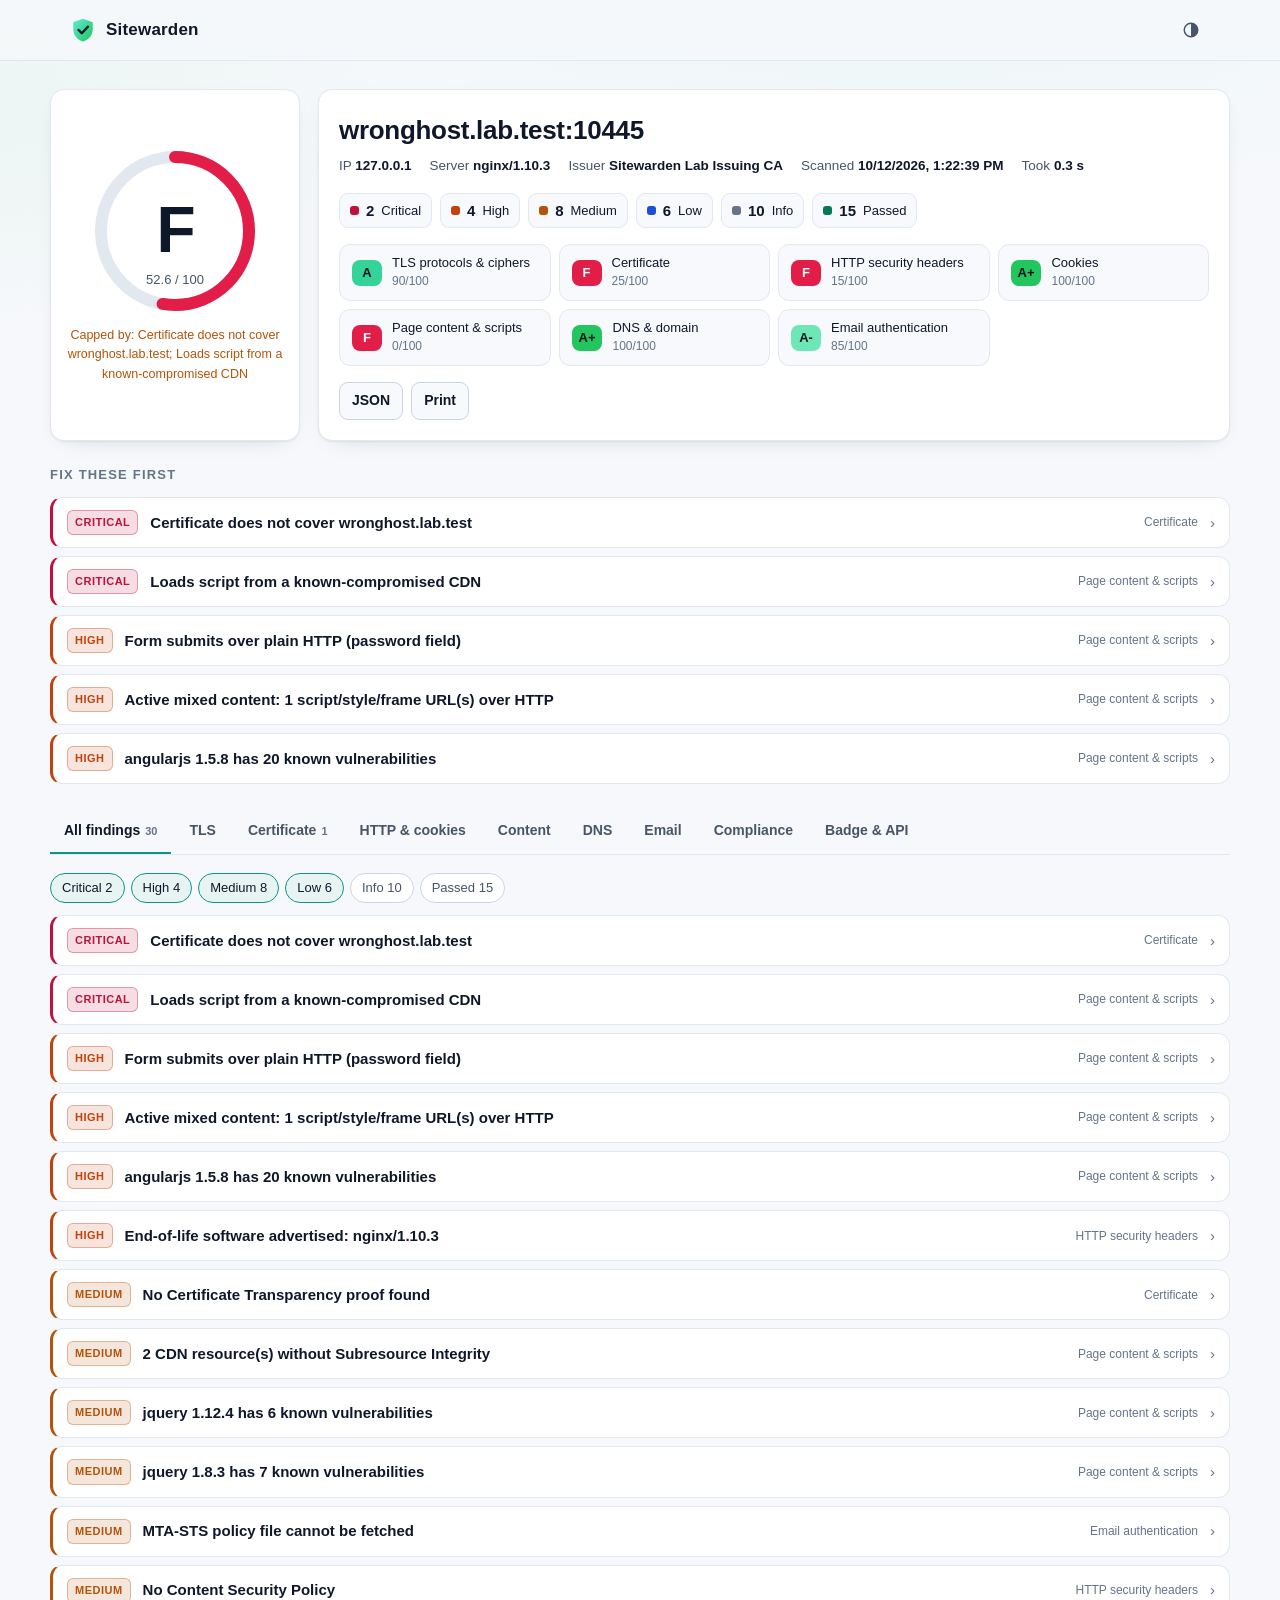
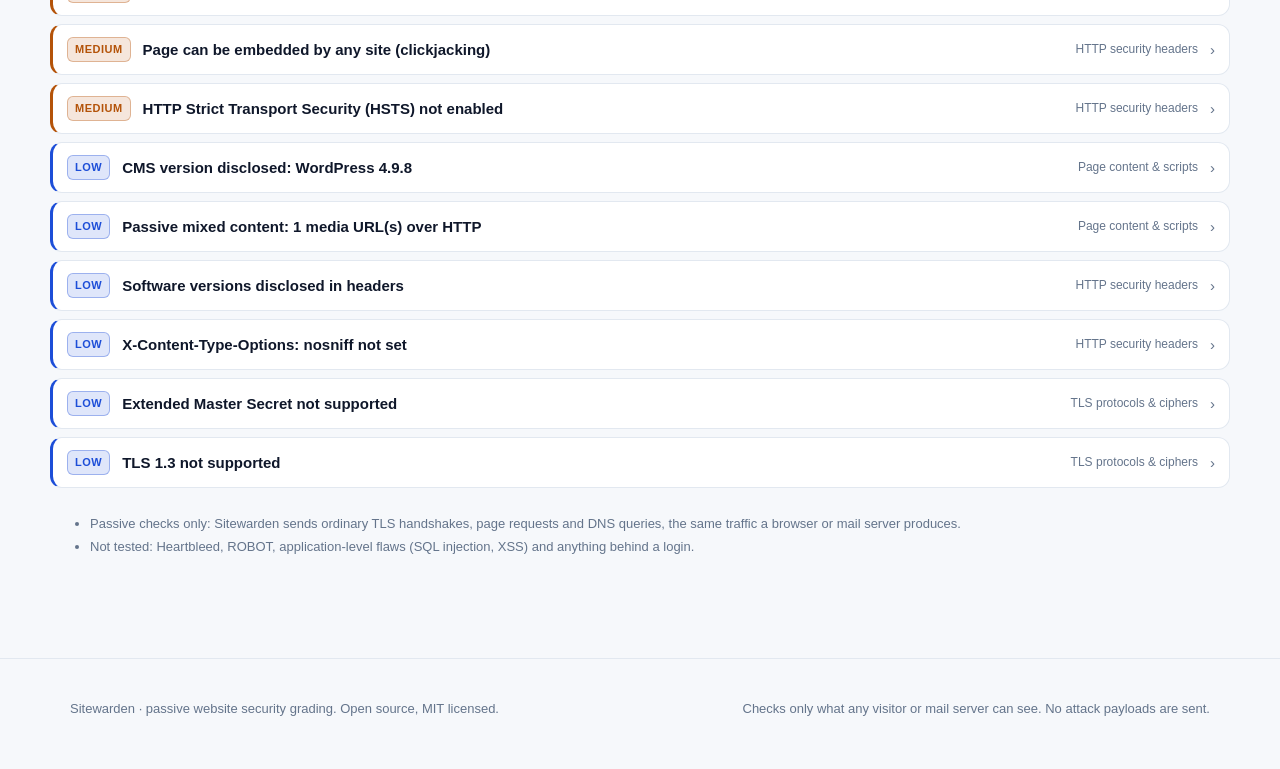
<file: lab/results/wronghost.html>
<!doctype html>
<html lang="en" data-standalone="1">
<head>
<meta charset="utf-8">
<meta name="viewport" content="width=device-width, initial-scale=1">
<title>wronghost.lab.test · F · Sitewarden report</title>
<style>/* Sitewarden UI. No external fonts or assets: the app serves itself under a strict CSP. */
:root {
  --bg: #0a0f1a;
  --bg-2: #0e1524;
  --panel: #121a2b;
  --panel-2: #172036;
  --line: #233049;
  --line-2: #2c3b5a;
  --text: #e6edf7;
  --muted: #94a3bd;
  --faint: #64748b;
  --accent: #5eead4;
  --accent-2: #22c55e;
  --link: #7dd3fc;
  --crit: #ff4d6d;
  --high: #ff6b4a;
  --med: #f5b544;
  --low: #60a5fa;
  --info: #94a3b8;
  --pass: #34d399;
  --g-ap: #22c55e; --g-a: #34d399; --g-am: #6ee7b7; --g-b: #facc15; --g-c: #fb923c;
  --g-d: #f87171; --g-e: #ef4444; --g-f: #e11d48;
  --radius: 14px;
  --mono: ui-monospace, "SF Mono", "Cascadia Code", "JetBrains Mono", Menlo, Consolas, monospace;
  --sans: ui-sans-serif, -apple-system, "Segoe UI", Inter, Roboto, "Helvetica Neue", Arial, sans-serif;
  --shadow: 0 1px 0 rgba(255,255,255,.03) inset, 0 10px 30px -12px rgba(0,0,0,.6);
}
@media (prefers-color-scheme: light) {
  :root:not([data-theme="dark"]) {
    --bg: #f6f8fb; --bg-2: #eef2f7; --panel: #ffffff; --panel-2: #f7f9fc; --line: #e2e8f0; --line-2: #cbd5e1;
    --text: #0f172a; --muted: #475569; --faint: #64748b; --accent: #0d9488; --accent-2: #16a34a; --link: #0369a1;
    --crit: #be123c; --high: #c2410c; --med: #b45309; --low: #1d4ed8; --info: #64748b; --pass: #047857;
    --shadow: 0 1px 2px rgba(15,23,42,.06), 0 8px 24px -16px rgba(15,23,42,.25);
  }
}
:root[data-theme="light"] {
  --bg: #f6f8fb; --bg-2: #eef2f7; --panel: #ffffff; --panel-2: #f7f9fc; --line: #e2e8f0; --line-2: #cbd5e1;
  --text: #0f172a; --muted: #475569; --faint: #64748b; --accent: #0d9488; --accent-2: #16a34a; --link: #0369a1;
  --crit: #be123c; --high: #c2410c; --med: #b45309; --low: #1d4ed8; --info: #64748b; --pass: #047857;
  --shadow: 0 1px 2px rgba(15,23,42,.06), 0 8px 24px -16px rgba(15,23,42,.25);
}

* { box-sizing: border-box; }
html { -webkit-text-size-adjust: 100%; }
body {
  margin: 0; background: var(--bg); color: var(--text); font: 15px/1.55 var(--sans);
  background-image: radial-gradient(1200px 500px at 70% -10%, rgba(94,234,212,.08), transparent 60%),
                    radial-gradient(900px 400px at -10% 10%, rgba(34,197,94,.06), transparent 60%);
  background-attachment: fixed; min-height: 100vh;
}
a { color: var(--link); text-decoration: none; }
a:hover { text-decoration: underline; }
code, pre, .mono { font-family: var(--mono); font-size: 12.5px; }
button { font: inherit; color: inherit; }
:focus-visible { outline: 2px solid var(--accent); outline-offset: 2px; border-radius: 6px; }
.noscript { padding: 24px; }

/* ---------- layout ---------- */
.wrap { max-width: 1180px; margin: 0 auto; padding: 0 20px; }
header.top { position: sticky; top: 0; z-index: 20; backdrop-filter: blur(10px);
  background: color-mix(in srgb, var(--bg) 82%, transparent); border-bottom: 1px solid var(--line); }
header.top .wrap { display: flex; align-items: center; gap: 16px; height: 60px; }
.brand { display: flex; align-items: center; gap: 10px; font-weight: 700; letter-spacing: .2px; color: var(--text); font-size: 17px; }
.brand:hover { text-decoration: none; }
.brand svg { width: 26px; height: 26px; }
.top nav { margin-left: auto; display: flex; gap: 6px; align-items: center; }
.top nav a, .icon-btn { color: var(--muted); padding: 6px 10px; border-radius: 8px; font-size: 14px; background: none; border: 0; cursor: pointer; }
.top nav a:hover, .icon-btn:hover { background: var(--panel-2); color: var(--text); text-decoration: none; }
.top .mini-form { display: none; }
.top .mini-form input { width: 220px; }
@media (min-width: 900px) { body.on-scan .top .mini-form { display: flex; } }
footer { color: var(--faint); font-size: 13px; padding: 40px 0 50px; border-top: 1px solid var(--line); margin-top: 60px; }
footer .wrap { display: flex; gap: 20px; flex-wrap: wrap; justify-content: space-between; }

/* ---------- hero ---------- */
.hero { padding: 72px 0 36px; text-align: center; }
.eyebrow { display: inline-flex; gap: 8px; align-items: center; color: var(--accent); font-weight: 600; font-size: 13px;
  border: 1px solid color-mix(in srgb, var(--accent) 35%, transparent); padding: 4px 12px; border-radius: 99px;
  background: color-mix(in srgb, var(--accent) 8%, transparent); }
.hero h1 { font-size: clamp(32px, 5.5vw, 56px); line-height: 1.08; margin: 18px auto 14px; max-width: 880px; letter-spacing: -1px; }
.hero h1 .grad { background: linear-gradient(90deg, var(--accent), var(--accent-2)); -webkit-background-clip: text; background-clip: text; color: transparent; }
.hero p.lead { color: var(--muted); font-size: 18px; max-width: 700px; margin: 0 auto 30px; }
form.scan-form { display: flex; gap: 10px; max-width: 640px; margin: 0 auto; }
.scan-form input, .mini-form input {
  flex: 1; min-width: 0; background: var(--panel); color: var(--text); border: 1px solid var(--line-2);
  border-radius: 12px; padding: 14px 16px; font: 16px var(--sans); box-shadow: var(--shadow);
}
.mini-form input { padding: 7px 12px; font-size: 14px; border-radius: 9px; }
.scan-form input::placeholder { color: var(--faint); }
.btn { background: linear-gradient(180deg, color-mix(in srgb, var(--accent) 92%, white), var(--accent));
  color: #04201c; border: 0; border-radius: 12px; padding: 0 22px; font-weight: 700; cursor: pointer; white-space: nowrap; }
.btn:hover { filter: brightness(1.06); }
.btn[disabled] { opacity: .6; cursor: progress; }
.btn.small { padding: 7px 12px; border-radius: 9px; font-size: 14px; }
.btn.ghost { background: var(--panel-2); color: var(--text); border: 1px solid var(--line-2); font-weight: 600; }
.form-hint { color: var(--faint); font-size: 13px; margin-top: 12px; }
.form-hint label { display: inline-flex; gap: 6px; align-items: center; cursor: pointer; }
.examples { margin-top: 16px; display: flex; gap: 8px; justify-content: center; flex-wrap: wrap; }
.chip { border: 1px solid var(--line-2); background: var(--panel); color: var(--muted); padding: 4px 11px; border-radius: 99px; font-size: 13px; cursor: pointer; }
.chip:hover { color: var(--text); border-color: var(--accent); }
.error-box { max-width: 640px; margin: 16px auto 0; padding: 12px 14px; border-radius: 10px; color: var(--crit);
  border: 1px solid color-mix(in srgb, var(--crit) 40%, transparent); background: color-mix(in srgb, var(--crit) 8%, transparent); }

.features { display: grid; grid-template-columns: repeat(auto-fit, minmax(240px, 1fr)); gap: 14px; margin: 56px 0 20px; }
.feature { background: var(--panel); border: 1px solid var(--line); border-radius: var(--radius); padding: 18px; box-shadow: var(--shadow); }
.feature h3 { margin: 8px 0 6px; font-size: 15px; }
.feature p { margin: 0; color: var(--muted); font-size: 14px; }
.feature .ico { width: 34px; height: 34px; border-radius: 9px; display: grid; place-items: center; font-size: 17px;
  background: color-mix(in srgb, var(--accent) 12%, transparent); color: var(--accent); }
.section-title { font-size: 13px; text-transform: uppercase; letter-spacing: 1.2px; color: var(--faint); margin: 38px 0 12px; font-weight: 700; }
.recent { display: grid; grid-template-columns: repeat(auto-fill, minmax(230px, 1fr)); gap: 10px; }
.recent a { display: flex; align-items: center; gap: 12px; background: var(--panel); border: 1px solid var(--line); border-radius: 12px; padding: 10px 12px; color: var(--text); }
.recent a:hover { border-color: var(--line-2); text-decoration: none; background: var(--panel-2); }
.recent .host { overflow: hidden; text-overflow: ellipsis; white-space: nowrap; font-weight: 600; font-size: 14px; }
.recent .when { color: var(--faint); font-size: 12px; }

/* ---------- grade pills ---------- */
.pill { display: inline-grid; place-items: center; min-width: 34px; height: 30px; padding: 0 7px; border-radius: 8px; font-weight: 800; color: #08111f; font-size: 14px; }
.g-Ap { background: var(--g-ap); } .g-A { background: var(--g-a); } .g-Am { background: var(--g-am); }
.g-B { background: var(--g-b); } .g-C { background: var(--g-c); } .g-D { background: var(--g-d); }
.g-E { background: var(--g-e); color: #fff; } .g-F { background: var(--g-f); color: #fff; } .g-x { background: var(--line-2); color: var(--text); }

/* ---------- progress ---------- */
.progress-card { max-width: 720px; margin: 50px auto; background: var(--panel); border: 1px solid var(--line); border-radius: var(--radius); padding: 26px; box-shadow: var(--shadow); }
.progress-card h2 { margin: 0 0 4px; font-size: 22px; }
.progress-card .sub { color: var(--muted); margin-bottom: 18px; }
.stages { list-style: none; padding: 0; margin: 0; display: grid; gap: 4px; }
.stages li { display: flex; align-items: center; gap: 12px; padding: 9px 10px; border-radius: 10px; color: var(--faint); }
.stages li.active { color: var(--text); background: var(--panel-2); }
.stages li.done { color: var(--muted); }
.stages .dot { width: 18px; height: 18px; border-radius: 50%; border: 2px solid var(--line-2); flex: none; display: grid; place-items: center; font-size: 11px; }
.stages li.done .dot { background: var(--pass); border-color: var(--pass); color: #04201c; }
.stages li.active .dot { border-color: var(--accent); border-top-color: transparent; animation: spin .8s linear infinite; }
.stages .msg { font-size: 13px; color: var(--faint); margin-left: auto; text-align: right; }
.bar { height: 4px; background: var(--line); border-radius: 4px; overflow: hidden; margin: 18px 0 0; }
.bar > span { display: block; height: 100%; background: linear-gradient(90deg, var(--accent), var(--accent-2)); transition: width .4s ease; }
@keyframes spin { to { transform: rotate(360deg); } }

/* ---------- report: summary ---------- */
.report { padding: 28px 0; }
.summary { display: grid; grid-template-columns: 250px 1fr; gap: 18px; }
@media (max-width: 860px) { .summary { grid-template-columns: 1fr; } }
.card { background: var(--panel); border: 1px solid var(--line); border-radius: var(--radius); box-shadow: var(--shadow); }
.card.pad { padding: 20px; }
.grade-card { display: flex; flex-direction: column; align-items: center; justify-content: center; padding: 24px 16px; text-align: center; }
.ring { position: relative; width: 170px; height: 170px; }
.ring svg { transform: rotate(-90deg); }
.ring .letter { position: absolute; inset: 0; display: grid; place-items: center; font-size: 64px; font-weight: 800; letter-spacing: -2px; }
.ring .score { position: absolute; left: 0; right: 0; bottom: 26px; font-size: 13px; color: var(--muted); }
.grade-card .capped { margin-top: 10px; font-size: 12.5px; color: var(--med); max-width: 220px; }
.target-card h1 { margin: 0; font-size: 26px; word-break: break-all; letter-spacing: -.3px; }
.target-card .meta { color: var(--muted); font-size: 13.5px; display: flex; gap: 6px 18px; flex-wrap: wrap; margin: 6px 0 16px; }
.target-card .meta b { color: var(--text); font-weight: 600; }
.counts { display: flex; gap: 8px; flex-wrap: wrap; margin-bottom: 16px; }
.count { display: flex; align-items: center; gap: 7px; padding: 5px 10px; border-radius: 9px; background: var(--panel-2); border: 1px solid var(--line); font-size: 13px; cursor: pointer; }
.count b { font-size: 15px; }
.count .sw { width: 9px; height: 9px; border-radius: 3px; }
.cats { display: grid; grid-template-columns: repeat(auto-fill, minmax(190px, 1fr)); gap: 8px; }
.cat { display: flex; align-items: center; gap: 10px; padding: 10px 12px; background: var(--panel-2); border: 1px solid var(--line); border-radius: 11px; cursor: pointer; text-align: left; }
.cat:hover { border-color: var(--line-2); }
.cat .lbl { font-size: 13px; line-height: 1.25; }
.cat .sc { font-size: 12px; color: var(--faint); }
.cat .pill { min-width: 30px; height: 26px; font-size: 13px; }
.actions { display: flex; gap: 8px; flex-wrap: wrap; margin-top: 16px; }

.top-issues { margin-top: 18px; }
.top-issues h2, .panel h2 { font-size: 17px; margin: 0 0 12px; }

/* ---------- tabs ---------- */
.tabs { display: flex; gap: 4px; overflow-x: auto; border-bottom: 1px solid var(--line); margin: 26px 0 18px; scrollbar-width: thin; }
.tab { background: none; border: 0; padding: 10px 14px; cursor: pointer; color: var(--muted); border-bottom: 2px solid transparent; white-space: nowrap; font-weight: 600; font-size: 14px; }
.tab:hover { color: var(--text); }
.tab.on { color: var(--text); border-bottom-color: var(--accent); }
.tab .n { font-size: 11px; color: var(--faint); margin-left: 5px; }

/* ---------- findings ---------- */
.filters { display: flex; gap: 6px; flex-wrap: wrap; margin-bottom: 12px; align-items: center; }
.filters .chip.on { color: var(--text); border-color: var(--accent); background: color-mix(in srgb, var(--accent) 10%, var(--panel)); }
.filters .spacer { flex: 1; }
.findings { display: grid; gap: 8px; }
.finding { background: var(--panel); border: 1px solid var(--line); border-left: 3px solid var(--sev); border-radius: 12px; }
.finding > button { display: flex; width: 100%; gap: 12px; align-items: center; padding: 12px 14px; background: none; border: 0; cursor: pointer; text-align: left; }
.finding .title { font-weight: 600; flex: 1; }
.finding .catname { color: var(--faint); font-size: 12px; white-space: nowrap; }
.finding .chev { color: var(--faint); transition: transform .15s; }
.finding.open .chev { transform: rotate(90deg); }
.finding .body { display: none; padding: 0 16px 16px 16px; border-top: 1px solid var(--line); }
.finding.open .body { display: block; }
.finding .body p { margin: 12px 0 0; color: var(--muted); }
.sev { --sev: var(--info); }
.sev-critical { --sev: var(--crit); } .sev-high { --sev: var(--high); } .sev-medium { --sev: var(--med); }
.sev-low { --sev: var(--low); } .sev-info { --sev: var(--info); } .sev-pass { --sev: var(--pass); }
.badge { font-size: 11px; font-weight: 800; letter-spacing: .5px; text-transform: uppercase; padding: 3px 7px; border-radius: 6px;
  color: var(--sev); background: color-mix(in srgb, var(--sev) 14%, transparent); border: 1px solid color-mix(in srgb, var(--sev) 35%, transparent); white-space: nowrap; }
.kv { display: grid; grid-template-columns: 110px 1fr; gap: 6px 12px; margin-top: 12px; font-size: 14px; }
.kv > div:nth-child(odd) { color: var(--faint); font-size: 13px; }
.evidence { font-family: var(--mono); font-size: 12.5px; background: var(--bg-2); border: 1px solid var(--line); border-radius: 8px; padding: 8px 10px; word-break: break-word; white-space: pre-wrap; color: var(--text); }
.fix { color: var(--pass); }
.tags { display: flex; gap: 5px; flex-wrap: wrap; }
.tag { font-size: 11.5px; font-family: var(--mono); padding: 2px 6px; border-radius: 5px; background: var(--panel-2); border: 1px solid var(--line); color: var(--muted); }
.snips { margin-top: 12px; border: 1px solid var(--line); border-radius: 10px; overflow: hidden; }
.snips .bar2 { display: flex; gap: 2px; background: var(--panel-2); border-bottom: 1px solid var(--line); padding: 4px; align-items: center; }
.snips .bar2 button { background: none; border: 0; padding: 4px 9px; border-radius: 6px; cursor: pointer; color: var(--muted); font-size: 12.5px; }
.snips .bar2 button.on { background: var(--panel); color: var(--text); }
.snips .bar2 .copy { margin-left: auto; }
.snips pre { margin: 0; padding: 12px; overflow-x: auto; background: var(--bg-2); font-size: 12.5px; }
.empty { color: var(--faint); padding: 18px; text-align: center; border: 1px dashed var(--line-2); border-radius: 12px; }

/* ---------- detail panels ---------- */
.grid2 { display: grid; grid-template-columns: repeat(auto-fit, minmax(330px, 1fr)); gap: 14px; }
.panel { background: var(--panel); border: 1px solid var(--line); border-radius: var(--radius); padding: 18px; box-shadow: var(--shadow); min-width: 0; }
.panel + .panel { margin-top: 0; }
.stack { display: grid; gap: 14px; }
table.t { width: 100%; border-collapse: collapse; font-size: 13.5px; }
table.t th { text-align: left; color: var(--faint); font-weight: 600; font-size: 12px; text-transform: uppercase; letter-spacing: .6px; padding: 6px 8px; border-bottom: 1px solid var(--line); }
table.t td { padding: 7px 8px; border-bottom: 1px solid var(--line); vertical-align: top; word-break: break-word; }
table.t tr:last-child td { border-bottom: 0; }
.scroll-x { overflow-x: auto; }
.yes { color: var(--pass); font-weight: 600; } .no { color: var(--faint); } .bad { color: var(--crit); font-weight: 600; } .warn { color: var(--med); font-weight: 600; }
.strength { font-size: 11px; font-weight: 700; padding: 2px 6px; border-radius: 5px; text-transform: uppercase; letter-spacing: .4px; }
.strength.strong { color: var(--pass); background: color-mix(in srgb, var(--pass) 14%, transparent); }
.strength.acceptable { color: var(--low); background: color-mix(in srgb, var(--low) 14%, transparent); }
.strength.weak { color: var(--med); background: color-mix(in srgb, var(--med) 14%, transparent); }
.strength.insecure { color: var(--crit); background: color-mix(in srgb, var(--crit) 14%, transparent); }
.proto-grid { display: grid; grid-template-columns: repeat(auto-fill, minmax(120px, 1fr)); gap: 8px; }
.proto { border: 1px solid var(--line); border-radius: 10px; padding: 10px; background: var(--panel-2); }
.proto .n { font-weight: 700; } .proto .s { font-size: 13px; }
.chain { display: grid; gap: 8px; }
.cert { border: 1px solid var(--line); border-radius: 11px; padding: 12px; background: var(--panel-2); position: relative; }
.cert .who { font-weight: 700; word-break: break-all; }
.cert .sub2 { color: var(--muted); font-size: 13px; }
.chain .arrow { text-align: center; color: var(--faint); font-size: 13px; line-height: 1; }
.flow { display: flex; flex-wrap: wrap; gap: 6px; align-items: center; font-family: var(--mono); font-size: 12.5px; }
.flow .hop { background: var(--panel-2); border: 1px solid var(--line); border-radius: 8px; padding: 4px 8px; word-break: break-all; }
.flow .st { color: var(--faint); }
.tree { font-family: var(--mono); font-size: 12.5px; }
.tree ul { list-style: none; margin: 0; padding-left: 18px; border-left: 1px dashed var(--line-2); }
.tree > ul { padding-left: 0; border: 0; }
.tree li { margin: 4px 0; }
.tree .rec { color: var(--muted); word-break: break-all; }
.comp { display: flex; gap: 12px; padding: 12px 0; border-bottom: 1px solid var(--line); }
.comp:last-child { border-bottom: 0; }
.comp .mark { font-size: 18px; width: 22px; flex: none; }
.comp ul { margin: 4px 0 0; padding-left: 18px; color: var(--muted); font-size: 13.5px; }
.note { color: var(--faint); font-size: 13px; }
.dl { display: grid; grid-template-columns: max-content 1fr; gap: 6px 16px; font-size: 13.5px; }
.dl dt { color: var(--faint); } .dl dd { margin: 0; word-break: break-word; }
.copyline { display: flex; gap: 8px; align-items: center; margin-top: 8px; }
.copyline input { flex: 1; min-width: 0; background: var(--bg-2); border: 1px solid var(--line); color: var(--text); border-radius: 8px; padding: 7px 10px; font: 12.5px var(--mono); }
.toast { position: fixed; bottom: 22px; left: 50%; transform: translateX(-50%); background: var(--panel-2); border: 1px solid var(--line-2); padding: 9px 16px; border-radius: 10px; box-shadow: var(--shadow); font-size: 14px; z-index: 50; }
.limits { margin-top: 26px; color: var(--faint); font-size: 13px; }
.limits li { margin: 3px 0; }

@media (max-width: 640px) {
  .wrap { padding: 0 14px; }
  form.scan-form { flex-direction: column; }
  .btn { padding: 12px 18px; }
  .hero { padding-top: 44px; }
  .kv { grid-template-columns: 1fr; }
  .stages .msg { display: none; }
}
@media print {
  header.top, footer, .tabs, .filters, .actions, form { display: none !important; }
  body { background: #fff; color: #000; }
  .finding .body { display: block !important; }
}

.stack { display: flex; flex-direction: column; gap: 14px; }
.strength { white-space: nowrap; }
.icon-btn svg { display: block; }
</style>
</head>
<body>
<div id="app"></div>
<script type="application/json" id="report-data">{"tool": "sitewarden", "version": "1.0.0", "target": "wronghost.lab.test", "port": 10445, "scanned_at": "2026-10-12T13:22:39+00:00", "notes": [], "errors": {}, "ip": "127.0.0.1", "registrable_domain": "lab.test", "http": {"https_chain": [{"url": "https://wronghost.lab.test:10445/", "status": 200, "error": null, "location": null, "elapsed_ms": 18, "tls": null}], "http_chain": [], "hsts_preloaded": false, "hsts_preload_entry": null, "http_redirects": [], "https_redirects": [{"url": "https://wronghost.lab.test:10445/", "status": 200, "error": null}], "http_listening": false, "hsts": null, "status": 200, "url": "https://wronghost.lab.test:10445/", "cors": {"allow_origin": null, "allow_credentials": false, "reflects_origin": false}, "technology": {"server": "nginx/1.10.3", "frameworks": ["WordPress 4.9.8"]}, "response_headers": [["Server", "nginx/1.10.3"], ["Date", "Mon, 12 Oct 2026 13:22:39 GMT"], ["Content-Type", "text/html"], ["Content-Length", "647"], ["Last-Modified", "Mon, 12 Oct 2026 13:22:36 GMT"], ["Connection", "close"], ["ETag", "\"6accdf1c-287\""], ["Accept-Ranges", "bytes"]], "final_url": "https://wronghost.lab.test:10445/", "csp": {"level": "none", "policies": []}, "security_txt": {"present": false}}, "cookies": [], "content": {"resources": 6, "inline_scripts": 0, "inline_event_handlers": 0, "forms": 1, "third_party_script_hosts": ["cdn.polyfill.io", "cdnjs.cloudflare.com", "code.jquery.com"], "scripts": ["https://code.jquery.com/jquery-1.12.4.min.js", "https://cdnjs.cloudflare.com/ajax/libs/angular.js/1.5.8/angular.min.js", "https://wronghost.lab.test:10445/js/legacy.js", "https://cdn.polyfill.io/v3/polyfill.min.js"], "libraries": [{"library": "jquery", "version": "1.12.4", "source": "https://code.jquery.com/jquery-1.12.4.min.js", "method": "cdn-url", "vulnerabilities": [{"severity": "medium", "summary": "parseHTML() executes scripts in event handlers", "cve": [], "ghsa": null, "below": "2.2.0", "info": ["http://research.insecurelabs.org/jquery/test/", "https://bugs.jquery.com/ticket/11974"]}, {"severity": "low", "summary": "jQuery 1.x and 2.x are End-of-Life and no longer receiving security updates", "cve": [], "ghsa": null, "below": "2.999.999", "info": ["https://github.com/jquery/jquery.com/issues/162"]}, {"severity": "medium", "summary": "3rd party CORS request may execute", "cve": ["CVE-2015-9251"], "ghsa": "GHSA-rmxg-73gg-4p98", "below": "3.0.0-beta1", "info": ["http://blog.jquery.com/2016/01/08/jquery-2-2-and-1-12-released/", "http://research.insecurelabs.org/jquery/test/", "https://github.com/advisories/GHSA-rmxg-73gg-4p98"]}, {"severity": "medium", "summary": "jQuery before 3.4.0, as used in Drupal, Backdrop CMS, and other products, mishandles jQuery.extend(true, {}, ...) because of Object.prototype pollution", "cve": ["CVE-2019-11358"], "ghsa": "GHSA-6c3j-c64m-qhgq", "below": "3.4.0", "info": ["https://blog.jquery.com/2019/04/10/jquery-3-4-0-released/", "https://github.com/jquery/jquery/commit/753d591aea698e57d6db58c9f722cd0808619b1b", "https://nvd.nist.gov/vuln/detail/CVE-2019-11358"]}, {"severity": "medium", "summary": "passing HTML containing <option> elements from untrusted sources - even after sanitizing it - to one of jQuery's DOM manipulation methods (i.e. .html(), .append(), and others) may execute untrusted code.", "cve": ["CVE-2020-11023"], "ghsa": "GHSA-jpcq-cgw6-v4j6", "below": "3.5.0", "info": ["https://blog.jquery.com/2020/04/10/jquery-3-5-0-released/"]}, {"severity": "medium", "summary": "Regex in its jQuery.htmlPrefilter sometimes may introduce XSS", "cve": ["CVE-2020-11022"], "ghsa": "GHSA-gxr4-xjj5-5px2", "below": "3.5.0", "info": ["https://blog.jquery.com/2020/04/10/jquery-3-5-0-released/"]}], "worst": "medium"}, {"library": "angularjs", "version": "1.5.8", "source": "https://cdnjs.cloudflare.com/ajax/libs/angular.js/1.5.8/angular.min.js", "method": "cdn-url", "vulnerabilities": [{"severity": "medium", "summary": "Cross-Site Scripting via JSONP", "cve": [], "ghsa": "GHSA-28hp-fgcr-2r4h", "below": "1.6.0", "info": ["https://github.com/advisories/GHSA-28hp-fgcr-2r4h"]}, {"severity": "medium", "summary": "DOS in $sanitize", "cve": [], "ghsa": null, "below": "1.6.3", "info": ["https://github.com/angular/angular.js/blob/master/CHANGELOG.md", "https://github.com/angular/angular.js/pull/15699"]}, {"severity": "medium", "summary": "Universal CSP bypass via add-on in Firefox", "cve": [], "ghsa": null, "below": "1.6.3", "info": ["http://pastebin.com/raw/kGrdaypP", "https://github.com/mozilla/addons-linter/issues/1000#issuecomment-282083435"]}, {"severity": "low", "summary": "XSS in $sanitize in Safari/Firefox", "cve": [], "ghsa": null, "below": "1.6.5", "info": ["https://github.com/angular/angular.js/commit/8f31f1ff43b673a24f84422d5c13d6312b2c4d94"]}, {"severity": "low", "summary": "XSS through SVG if enableSvg is set", "cve": [], "ghsa": null, "below": "1.6.9", "info": ["https://github.com/angular/angular.js/blob/master/CHANGELOG.md#169-fiery-basilisk-2018-02-02", "https://vulnerabledoma.in/ngSanitize1.6.8_bypass.html"]}, {"severity": "high", "summary": "Prototype pollution", "cve": ["CVE-2019-10768"], "ghsa": "GHSA-89mq-4x47-5v83", "below": "1.7.9", "info": ["https://github.com/angular/angular.js/blob/master/CHANGELOG.md#179-pollution-eradication-2019-11-19", "https://github.com/angular/angular.js/commit/726f49dcf6c23106ddaf5cfd5e2e592841db743a"]}, {"severity": "medium", "summary": "XSS via JQLite DOM manipulation functions in AngularJS", "cve": [], "ghsa": "GHSA-5cp4-xmrw-59wf", "below": "1.8.0", "info": ["https://github.com/advisories/GHSA-5cp4-xmrw-59wf"]}, {"severity": "medium", "summary": "XSS may be triggered in AngularJS applications that sanitize user-controlled HTML snippets before passing them to JQLite methods like JQLite.prepend, JQLite.after, JQLite.append, JQLite.replaceWith, JQLite.append, new JQLite and angular.element.", "cve": ["CVE-2020-7676"], "ghsa": "GHSA-mhp6-pxh8-r675", "below": "1.8.0", "info": ["https://github.com/advisories/GHSA-5cp4-xmrw-59wf", "https://nvd.nist.gov/vuln/detail/CVE-2020-7676"]}, {"severity": "medium", "summary": "angular vulnerable to regular expression denial of service via the $resource service", "cve": ["CVE-2023-26117"], "ghsa": "GHSA-2qqx-w9hr-q5gx", "below": "1.8.4", "info": ["https://github.com/advisories/GHSA-2qqx-w9hr-q5gx"]}, {"severity": "medium", "summary": "angular vulnerable to regular expression denial of service via the angular.copy() utility", "cve": ["CVE-2023-26116"], "ghsa": "GHSA-2vrf-hf26-jrp5", "below": "1.8.4", "info": ["https://github.com/advisories/GHSA-2vrf-hf26-jrp5"]}, {"severity": "medium", "summary": "Angular (deprecated package) Cross-site Scripting", "cve": ["CVE-2022-25869"], "ghsa": "GHSA-prc3-vjfx-vhm9", "below": "1.8.4", "info": ["https://github.com/advisories/GHSA-prc3-vjfx-vhm9"]}, {"severity": "medium", "summary": "angular vulnerable to regular expression denial of service via the <input type=\"url\"> element", "cve": ["CVE-2023-26118"], "ghsa": "GHSA-qwqh-hm9m-p5hr", "below": "1.8.4", "info": ["https://github.com/advisories/GHSA-qwqh-hm9m-p5hr"]}, {"severity": "low", "summary": "AngularJS improperly sanitizes SVG elements", "cve": ["CVE-2025-0716"], "ghsa": "GHSA-j58c-ww9w-pwp5", "below": "1.8.4", "info": ["https://github.com/advisories/GHSA-j58c-ww9w-pwp5", "https://nvd.nist.gov/vuln/detail/CVE-2025-0716", "https://codepen.io/herodevs/pen/qEWQmpd/a86a0d29310e12c7a3756768e6c7b915"]}, {"severity": "low", "summary": "AngularJS allows attackers to bypass common image source restrictions", "cve": ["CVE-2024-8373"], "ghsa": "GHSA-mqm9-c95h-x2p6", "below": "1.8.4", "info": ["https://github.com/advisories/GHSA-mqm9-c95h-x2p6", "https://nvd.nist.gov/vuln/detail/CVE-2024-8373", "https://codepen.io/herodevs/full/bGPQgMp/8da9ce87e99403ee13a295c305ebfa0b"]}, {"severity": "high", "summary": "Angular's deprecated package has a Cross-Site Scripting issue", "cve": ["CVE-2026-11998"], "ghsa": "GHSA-7x27-g8rg-x87w", "below": "1.8.4", "info": ["https://access.redhat.com/security/cve/CVE-2026-11998", "https://bugzilla.redhat.com/show_bug.cgi?id=2492579", "https://codepen.io/herodevs/pen/JobQdmz/5b3896f56fab66f20cd25e698cf3faa8"]}, {"severity": "high", "summary": "angular vulnerable to super-linear runtime due to backtracking", "cve": ["CVE-2024-21490"], "ghsa": "GHSA-4w4v-5hc9-xrr2", "below": "1.8.4", "info": ["https://github.com/advisories/GHSA-4w4v-5hc9-xrr2", "https://nvd.nist.gov/vuln/detail/CVE-2024-21490", "https://github.com/angular/angular.js"]}, {"severity": "low", "summary": "AngularJS allows attackers to bypass common image source restrictions", "cve": ["CVE-2024-8372"], "ghsa": "GHSA-m9gf-397r-hwpg", "below": "1.8.4", "info": ["https://github.com/advisories/GHSA-m9gf-397r-hwpg", "https://nvd.nist.gov/vuln/detail/CVE-2024-8372", "https://codepen.io/herodevs/full/xxoQRNL/0072e627abe03e9cda373bc75b4c1017"]}, {"severity": "medium", "summary": "AngularJS Incomplete Filtering of Special Elements vulnerability", "cve": ["CVE-2025-2336"], "ghsa": "GHSA-4p4w-6hg8-63wx", "below": "1.8.4", "info": ["https://github.com/advisories/GHSA-4p4w-6hg8-63wx", "https://nvd.nist.gov/vuln/detail/CVE-2025-2336", "https://codepen.io/herodevs/pen/bNGYaXx/412a3a4218387479898912f60c269c6c"]}, {"severity": "medium", "summary": "AngularJS Regular expression Denial of Service (ReDoS)", "cve": ["CVE-2025-4690"], "ghsa": "GHSA-hfff-63hg-f47j", "below": "1.9.9", "info": ["https://github.com/advisories/GHSA-hfff-63hg-f47j", "https://nvd.nist.gov/vuln/detail/CVE-2025-4690", "https://codepen.io/herodevs/pen/RNNEPzP/751b91eab7730dff277523f3d50e4b77"]}, {"severity": "low", "summary": "End-of-Life: Long term support for AngularJS has been discontinued as of December 31, 2021", "cve": [], "ghsa": null, "below": "1.999", "info": ["https://docs.angularjs.org/misc/version-support-status"]}], "worst": "high"}, {"library": "jquery", "version": "1.8.3", "source": "https://wronghost.lab.test:10445/js/legacy.js", "method": "filecontent", "vulnerabilities": [{"severity": "medium", "summary": "Selector interpreted as HTML", "cve": ["CVE-2012-6708"], "ghsa": "GHSA-2pqj-h3vj-pqgw", "below": "1.9.0b1", "info": ["http://bugs.jquery.com/ticket/11290", "http://research.insecurelabs.org/jquery/test/", "https://nvd.nist.gov/vuln/detail/CVE-2012-6708"]}, {"severity": "medium", "summary": "Versions of jQuery prior to 1.9.0 are vulnerable to Cross-Site Scripting (XSS). The load method fails to recognize and strip script tags containing whitespace in the closing tag (e.g. <\/script >), allowing enclosed script logic to execute and enabling attackers to run arbitrary JavaScript in a victim's browser.", "cve": ["CVE-2020-7656"], "ghsa": "GHSA-q4m3-2j7h-f7xw", "below": "1.9.0", "info": ["https://github.com/advisories/GHSA-q4m3-2j7h-f7xw", "https://nvd.nist.gov/vuln/detail/CVE-2020-7656", "https://research.insecurelabs.org/jquery/test/"]}, {"severity": "medium", "summary": "3rd party CORS request may execute", "cve": ["CVE-2015-9251"], "ghsa": "GHSA-rmxg-73gg-4p98", "below": "1.12.0", "info": ["http://blog.jquery.com/2016/01/08/jquery-2-2-and-1-12-released/", "http://research.insecurelabs.org/jquery/test/", "https://github.com/advisories/GHSA-rmxg-73gg-4p98"]}, {"severity": "medium", "summary": "parseHTML() executes scripts in event handlers", "cve": [], "ghsa": null, "below": "2.2.0", "info": ["http://research.insecurelabs.org/jquery/test/", "https://bugs.jquery.com/ticket/11974"]}, {"severity": "low", "summary": "jQuery 1.x and 2.x are End-of-Life and no longer receiving security updates", "cve": [], "ghsa": null, "below": "2.999.999", "info": ["https://github.com/jquery/jquery.com/issues/162"]}, {"severity": "medium", "summary": "jQuery before 3.4.0, as used in Drupal, Backdrop CMS, and other products, mishandles jQuery.extend(true, {}, ...) because of Object.prototype pollution", "cve": ["CVE-2019-11358"], "ghsa": "GHSA-6c3j-c64m-qhgq", "below": "3.4.0", "info": ["https://blog.jquery.com/2019/04/10/jquery-3-4-0-released/", "https://github.com/jquery/jquery/commit/753d591aea698e57d6db58c9f722cd0808619b1b", "https://nvd.nist.gov/vuln/detail/CVE-2019-11358"]}, {"severity": "medium", "summary": "passing HTML containing <option> elements from untrusted sources - even after sanitizing it - to one of jQuery's DOM manipulation methods (i.e. .html(), .append(), and others) may execute untrusted code.", "cve": ["CVE-2020-11023"], "ghsa": "GHSA-jpcq-cgw6-v4j6", "below": "3.5.0", "info": ["https://blog.jquery.com/2020/04/10/jquery-3-5-0-released/"]}], "worst": "medium"}]}, "dns": {"host": "wronghost.lab.test", "domain": "lab.test", "a": ["127.0.0.1"], "aaaa": [], "ns": ["ns1.lab.test.", "ns2.lab.test."], "ns_networks": ["192.0.2.0/24", "198.51.100.0/24"], "dnssec": {"domain": "lab.test", "status": "secure", "detail": "Chain of trust validated from the root: . -> test. -> lab.test.", "weak_algorithms": [], "resolver_ad": false, "chain": [{"zone": ".", "signed": true, "secure": true, "ds": [], "keys": ["KSK 5262 ECDSAP256SHA256", "ZSK 57325 ECDSAP256SHA256"], "algorithms": [], "error": null}, {"zone": "test.", "signed": true, "secure": true, "ds": ["19546 ECDSAP256SHA256 SHA-256"], "keys": ["KSK 19546 ECDSAP256SHA256", "ZSK 28529 ECDSAP256SHA256"], "algorithms": ["ECDSAP256SHA256"], "error": null}, {"zone": "lab.test.", "signed": true, "secure": true, "ds": ["27127 ECDSAP256SHA256 SHA-256"], "keys": ["KSK 27127 ECDSAP256SHA256", "ZSK 58462 ECDSAP256SHA256"], "algorithms": ["ECDSAP256SHA256"], "error": null}]}, "caa": {"name": "lab.test", "records": ["0 issue \"letsencrypt.org\"", "0 iodef \"mailto:security@lab.test\""]}}, "tls": {"host": "wronghost.lab.test", "ip": "127.0.0.1", "port": 10445, "reachable": true, "error": null, "protocols": {"TLS 1.3": false, "TLS 1.2": true, "TLS 1.1": false, "TLS 1.0": false, "SSL 3.0": false, "SSL 2.0": false}, "ciphers": {"TLS 1.2": [{"code": "0xC030", "name": "TLS_ECDHE_RSA_WITH_AES_256_GCM_SHA384", "openssl": "ECDHE-RSA-AES256-GCM-SHA384", "kx": "ECDHE", "auth": "RSA", "cipher": "AES_256_GCM", "bits": 256, "mac": "AEAD", "forward_secret": true, "aead": true, "strength": "strong"}, {"code": "0xC02F", "name": "TLS_ECDHE_RSA_WITH_AES_128_GCM_SHA256", "openssl": "ECDHE-RSA-AES128-GCM-SHA256", "kx": "ECDHE", "auth": "RSA", "cipher": "AES_128_GCM", "bits": 128, "mac": "AEAD", "forward_secret": true, "aead": true, "strength": "strong"}]}, "server_preference": {"TLS 1.2": false}, "groups": ["secp256r1"], "groups_tls12": ["secp256r1"], "post_quantum": [], "features": {"ocsp_stapling": false, "secure_renegotiation": true, "extended_master_secret": false, "session_tickets": true, "tls_compression": false, "heartbeat_extension": true, "fallback_scsv": null, "sct_tls_extension": false, "alpn": [], "tls13_downgrade_protection": null, "sni_required": false}, "sslv2_ciphers": [], "handshakes": 23, "notes": []}, "certificates": [{"auth": "RSA", "presented": [{"subject": "other.lab.test", "subject_dn": "CN=other.lab.test,O=Sitewarden Lab Site", "issuer": "Sitewarden Lab Issuing CA", "issuer_dn": "CN=Sitewarden Lab Issuing CA,O=Sitewarden Lab", "issuer_org": "Sitewarden Lab", "serial": "78be8205e1ce5bef822819f3715b3baa41ac0c1", "not_before": "2026-10-11T13:22:36+00:00", "not_after": "2027-01-09T13:22:36+00:00", "days_left": 88, "lifetime_days": 90, "key": "RSA 2048", "key_type": "RSA", "key_bits": 2048, "signature": "SHA256 with ecdsa-with-SHA256", "sha256": "371c183c0dda57b65df825f47faf4c7a418775d83aa679c6511505620acfccd4", "spki_sha256": "9fab4cbedf409f1705f298cee63087b886494c86c642d053ea49f438589e28ee", "self_signed": false, "is_ca": false}, {"subject": "Sitewarden Lab Issuing CA", "subject_dn": "CN=Sitewarden Lab Issuing CA,O=Sitewarden Lab", "issuer": "Sitewarden Lab Root CA", "issuer_dn": "CN=Sitewarden Lab Root CA,O=Sitewarden Lab", "issuer_org": "Sitewarden Lab", "serial": "77527133154aa22f75171c3b5bb74ca2b43533ea", "not_before": "2026-10-11T13:22:35+00:00", "not_after": "2031-10-11T13:22:35+00:00", "days_left": 1824, "lifetime_days": 1826, "key": "ECDSA 256 (secp256r1)", "key_type": "ECDSA", "key_bits": 256, "signature": "SHA384 with ecdsa-with-SHA384", "sha256": "0ee887bfdb13b2f258dfab7aa72277c3c3b76e3c5d3f3609e393297772f4a794", "spki_sha256": "c537bda34cdd6b34eb148f6b2dea6805e48d480deeffcbe63b2017a06d6ec26e", "self_signed": false, "is_ca": true}], "leaf": {"subject": "other.lab.test", "subject_dn": "CN=other.lab.test,O=Sitewarden Lab Site", "issuer": "Sitewarden Lab Issuing CA", "issuer_dn": "CN=Sitewarden Lab Issuing CA,O=Sitewarden Lab", "issuer_org": "Sitewarden Lab", "serial": "78be8205e1ce5bef822819f3715b3baa41ac0c1", "not_before": "2026-10-11T13:22:36+00:00", "not_after": "2027-01-09T13:22:36+00:00", "days_left": 88, "lifetime_days": 90, "key": "RSA 2048", "key_type": "RSA", "key_bits": 2048, "signature": "SHA256 with ecdsa-with-SHA256", "sha256": "371c183c0dda57b65df825f47faf4c7a418775d83aa679c6511505620acfccd4", "spki_sha256": "9fab4cbedf409f1705f298cee63087b886494c86c642d053ea49f438589e28ee", "self_signed": false, "is_ca": false}, "names": ["other.lab.test"], "trusted": true, "trust_error": null, "path": ["other.lab.test", "Sitewarden Lab Issuing CA", "Sitewarden Lab Root CA"], "aia_fetched": false, "hostname_ok": false, "validation": "DV", "scts": 0, "must_staple": false, "ocsp_urls": [], "crl_urls": [], "revocation": {"status": "not checked", "detail": "certificate lists no OCSP or CRL location"}}], "mozilla": {"modern": {"compliant": false, "problems": ["protocols not in profile: TLSv1.2", "TLS 1.3 missing", "2 TLS 1.2 suites outside the profile", "RSA certificate not allowed"], "oldest_clients": ["Firefox 63", "Android 10.0", "Chrome 70", "Edge 75", "Java 11", "OpenSSL 1.1.1", "Opera 57", "Safari 12.1"]}, "intermediate": {"compliant": false, "problems": ["TLS 1.3 missing"], "oldest_clients": ["Firefox 31.3.0", "Android 4.4.2", "Chrome 49", "Edge 15 on Windows 10", "IE 11 on Windows 10", "Java 8u161", "OpenSSL 1.0.1l", "Opera 20", "Safari 9"]}, "guidelines_version": 6.0}, "email": {"domain": "lab.test", "mx": ["mail.lab.test"], "null_mx": false, "spf": {"record": "v=spf1 ip4:192.0.2.0/24 include:_spf.lab.test. -all", "all": "-", "lookups": 1, "void_lookups": 0, "errors": [], "warnings": [], "includes": ["_spf.lab.test."], "tree": {"domain": "lab.test", "record": "v=spf1 ip4:192.0.2.0/24 include:_spf.lab.test. -all", "children": [{"domain": "_spf.lab.test.", "record": "v=spf1 ip4:198.51.100.0/24 -all", "children": []}]}}, "dmarc": {"record": "v=DMARC1; p=reject; rua=mailto:dmarc@lab.test; adkim=s; aspf=s", "tags": {"v": "DMARC1", "p": "reject", "rua": "mailto:dmarc@lab.test", "adkim": "s", "aspf": "s"}}, "dkim": [{"selector": "selector1", "record": "v=DKIM1; k=rsa; p=MIIBIjANBgkqhkiG9w0BAQEFAAOCAQ8AMIIBCgKCAQEA1gzUTpiFdjDi2BsrCQNBdUUmBv8efdyml92IS1LE2hp3qmGIUNLXT8s6MySLs0uo2xFGqI19ICxJQ6S6IvPAXGzO+C9yVxQNpjnNdHswLRSKL3XQXT6A3xX89CzBdVX05HRazCfoLR", "testing": false, "revoked": false, "key_type": "rsa", "bits": 2048}], "mta_sts": null}, "grade": "F", "score": 52.6, "categories": {"tls": {"label": "TLS protocols & ciphers", "score": 90, "grade": "A", "counts": {"critical": 0, "high": 0, "medium": 0, "low": 2, "info": 2, "pass": 5}, "skipped": false}, "certificate": {"label": "Certificate", "score": 25, "grade": "F", "counts": {"critical": 1, "high": 0, "medium": 1, "low": 0, "info": 0, "pass": 3}, "skipped": false}, "headers": {"label": "HTTP security headers", "score": 15, "grade": "F", "counts": {"critical": 0, "high": 1, "medium": 3, "low": 2, "info": 5, "pass": 0}, "skipped": false}, "cookies": {"label": "Cookies", "score": 100, "grade": "A+", "counts": {"critical": 0, "high": 0, "medium": 0, "low": 0, "info": 1, "pass": 0}, "skipped": false}, "content": {"label": "Page content & scripts", "score": 0, "grade": "F", "counts": {"critical": 1, "high": 3, "medium": 3, "low": 2, "info": 1, "pass": 0}, "skipped": false}, "dns": {"label": "DNS & domain", "score": 100, "grade": "A+", "counts": {"critical": 0, "high": 0, "medium": 0, "low": 0, "info": 1, "pass": 3}, "skipped": false}, "email": {"label": "Email authentication", "score": 85, "grade": "A-", "counts": {"critical": 0, "high": 0, "medium": 1, "low": 0, "info": 0, "pass": 4}, "skipped": false}}, "capped_by": ["Certificate does not cover wronghost.lab.test", "Loads script from a known-compromised CDN"], "skipped": [], "compliance": {"pci_dss_4": {"name": "PCI DSS v4.0 req. 4.2.1 (strong cryptography in transit)", "compliant": false, "problems": ["certificate not valid and trusted"]}, "nist_800_52r2": {"name": "NIST SP 800-52 Rev. 2 (US federal TLS guidelines)", "compliant": false, "problems": ["TLS 1.3 not supported (required since January 2024)"]}, "mozilla_modern": {"name": "Mozilla Modern profile (v6.0)", "compliant": false, "problems": ["protocols not in profile: TLSv1.2", "TLS 1.3 missing", "2 TLS 1.2 suites outside the profile", "RSA certificate not allowed"]}, "mozilla_intermediate": {"name": "Mozilla Intermediate profile (v6.0)", "compliant": false, "problems": ["TLS 1.3 missing"]}, "owasp_headers": {"name": "OWASP Secure Headers baseline", "compliant": false, "problems": ["missing or weak Strict-Transport-Security", "missing or weak Content-Security-Policy", "missing or weak frame-ancestors / X-Frame-Options", "missing or weak X-Content-Type-Options"]}, "bulk_sender": {"name": "Gmail / Yahoo bulk-sender authentication (2024)", "compliant": true, "problems": []}}, "findings": [{"id": "cert.hostname", "category": "certificate", "severity": "critical", "title": "Certificate does not cover wronghost.lab.test", "detail": "Browsers reject the connection with a name-mismatch error.", "evidence": "Certificate names: other.lab.test", "fix": "Issue a certificate whose Subject Alternative Names include wronghost.lab.test.", "snippets": {}, "refs": [], "cap": "F", "tags": ["CWE-297"]}, {"id": "content.compromised_cdn", "category": "content", "severity": "critical", "title": "Loads script from a known-compromised CDN", "detail": "Sold in 2024 and used to inject malware into more than 100,000 sites (Sansec, June 2024). Whoever controls that host can run any code in your visitors' browsers.", "evidence": "https://cdn.polyfill.io/v3/polyfill.min.js, https://cdn.polyfill.io/v3/polyfill.min.js", "fix": "Remove the script tag immediately.", "snippets": {}, "refs": ["https://sansec.io/research/polyfill-supply-chain-attack"], "cap": "F", "tags": ["CWE-829", "CWE-506"]}, {"id": "content.form_http", "category": "content", "severity": "high", "title": "Form submits over plain HTTP (password field)", "detail": "Whatever the user types is sent unencrypted.", "evidence": "<form action=\"http://legacy.lab.test:10080/login\">", "fix": null, "snippets": {}, "refs": [], "cap": null, "tags": ["CWE-319"]}, {"id": "content.mixed_active", "category": "content", "severity": "high", "title": "Active mixed content: 1 script/style/frame URL(s) over HTTP", "detail": "Browsers block these, which breaks the page; where they are not blocked (older browsers, some WebViews) a network attacker can replace them and take over the page.", "evidence": "http://legacy.lab.test:10080/style.css", "fix": "Load every subresource over HTTPS.", "snippets": {}, "refs": [], "cap": null, "tags": ["CWE-319", "CWE-311"]}, {"id": "content.vulnerable_library", "category": "content", "severity": "high", "title": "angularjs 1.5.8 has 20 known vulnerabilities", "detail": "Angular (deprecated package) Cross-site Scripting; Angular's deprecated package has a Cross-Site Scripting issue; AngularJS Incomplete Filtering of Special Elements vulnerability; AngularJS Regular expression Denial of Service (ReDoS); AngularJS allows attackers to bypass common image source restrictions; AngularJS improperly sanitizes SVG elements; Cross-Site Scripting via JSONP; DOS in $sanitize", "evidence": "https://cdnjs.cloudflare.com/ajax/libs/angular.js/1.5.8/angular.min.js (cdn-url) | CVE-2019-10768, CVE-2020-7676, CVE-2022-25869, CVE-2023-26116, CVE-2023-26117, CVE-2023-26118", "fix": "Upgrade angularjs to 1.999 or later.", "snippets": {}, "refs": ["https://github.com/advisories/GHSA-28hp-fgcr-2r4h", "https://github.com/angular/angular.js/blob/master/CHANGELOG.md", "https://github.com/angular/angular.js/pull/15699"], "cap": null, "tags": ["CWE-1104", "OWASP A06:2021", "CVE-2019-10768", "CVE-2020-7676", "CVE-2022-25869", "CVE-2023-26116"]}, {"id": "hdr.eol_software", "category": "headers", "severity": "high", "title": "End-of-life software advertised: nginx/1.10.3", "detail": "nginx 1.10.3 is several years out of date. Known vulnerabilities in it will not be patched.", "evidence": "server: nginx/1.10.3", "fix": null, "snippets": {}, "refs": [], "cap": null, "tags": ["CWE-1104", "OWASP A06:2021"]}, {"id": "cert.ct", "category": "certificate", "severity": "medium", "title": "No Certificate Transparency proof found", "detail": "Chrome and Safari require SCTs for publicly trusted certificates. None are embedded, and none came in the TLS extension. They may still arrive in a stapled OCSP response.", "evidence": null, "fix": null, "snippets": {}, "refs": [], "cap": null, "tags": []}, {"id": "content.sri", "category": "content", "severity": "medium", "title": "2 CDN resource(s) without Subresource Integrity", "detail": "If the CDN or the package is compromised, the modified file runs on your site. These are fixed, versioned files, so an integrity hash costs nothing.", "evidence": "https://code.jquery.com/jquery-1.12.4.min.js, https://cdnjs.cloudflare.com/ajax/libs/angular.js/1.5.8/angular.min.js", "fix": null, "snippets": {"html": "<script src=\"https://cdn.example.com/lib.min.js\"\n        integrity=\"sha384-<base64 hash>\"\n        crossorigin=\"anonymous\"><\/script>\n<!-- hash: openssl dgst -sha384 -binary lib.min.js | openssl base64 -A -->"}, "refs": ["https://www.w3.org/TR/SRI/"], "cap": null, "tags": ["CWE-353", "CWE-829"]}, {"id": "content.vulnerable_library", "category": "content", "severity": "medium", "title": "jquery 1.12.4 has 6 known vulnerabilities", "detail": "3rd party CORS request may execute; Regex in its jQuery.htmlPrefilter sometimes may introduce XSS; jQuery 1.x and 2.x are End-of-Life and no longer receiving security updates; jQuery before 3.4.0, as used in Drupal, Backdrop CMS, and other products, mishandles jQuery.extend(true, {}, ...) because of Object.prototype pollution; parseHTML() executes scripts in event handlers; passing HTML containing", "evidence": "https://code.jquery.com/jquery-1.12.4.min.js (cdn-url) | CVE-2015-9251, CVE-2019-11358, CVE-2020-11022, CVE-2020-11023", "fix": "Upgrade jquery to 3.5.0 or later.", "snippets": {}, "refs": ["http://research.insecurelabs.org/jquery/test/", "https://bugs.jquery.com/ticket/11974", "https://github.com/jquery/jquery.com/issues/162"], "cap": null, "tags": ["CWE-1104", "OWASP A06:2021", "CVE-2015-9251", "CVE-2019-11358", "CVE-2020-11022", "CVE-2020-11023"]}, {"id": "content.vulnerable_library", "category": "content", "severity": "medium", "title": "jquery 1.8.3 has 7 known vulnerabilities", "detail": "3rd party CORS request may execute; Selector interpreted as HTML; Versions of jQuery prior to 1.9.0 are vulnerable to Cross-Site Scripting (XSS). The load method fails to recognize and strip script tags containing whitespace in the closing tag (e.g. <\/script >), allowing enclosed script logic to execute and enabling attackers to run arbitrary JavaScript in a victim's browser.; jQuery 1.x and 2.x a", "evidence": "https://wronghost.lab.test:10445/js/legacy.js (filecontent) | CVE-2012-6708, CVE-2015-9251, CVE-2019-11358, CVE-2020-11023, CVE-2020-7656", "fix": "Upgrade jquery to 3.5.0 or later.", "snippets": {}, "refs": ["http://bugs.jquery.com/ticket/11290", "http://research.insecurelabs.org/jquery/test/", "https://nvd.nist.gov/vuln/detail/CVE-2012-6708"], "cap": null, "tags": ["CWE-1104", "OWASP A06:2021", "CVE-2012-6708", "CVE-2015-9251", "CVE-2019-11358", "CVE-2020-11023"]}, {"id": "mtasts.policy_unreachable", "category": "email", "severity": "medium", "title": "MTA-STS policy file cannot be fetched", "detail": "The DNS record exists but https://mta-sts.lab.test/.well-known/mta-sts.txt failed, so senders ignore the policy. It must be served over HTTPS with a valid certificate.", "evidence": "connection refused", "fix": null, "snippets": {}, "refs": [], "cap": null, "tags": []}, {"id": "csp.missing", "category": "headers", "severity": "medium", "title": "No Content Security Policy", "detail": "CSP is the main browser-side defence that stops injected scripts (XSS) from running. Without it, any markup-injection bug becomes code execution in your users' sessions.", "evidence": null, "fix": "Start with a nonce-based strict policy, deployed first as Report-Only.", "snippets": {"nginx": "add_header Content-Security-Policy \"default-src 'self'; script-src 'self' 'nonce-$request_id' 'strict-dynamic'; object-src 'none'; base-uri 'none'; frame-ancestors 'self'; form-action 'self'; upgrade-insecure-requests\" always;", "apache": "Header always set Content-Security-Policy \"default-src 'self'; object-src 'none'; base-uri 'none'; frame-ancestors 'self'; form-action 'self'; upgrade-insecure-requests\"", "caddy": "header Content-Security-Policy \"default-src 'self'; object-src 'none'; base-uri 'none'; frame-ancestors 'self'; form-action 'self'\"", "express": "app.use(helmet.contentSecurityPolicy({ directives: { defaultSrc: [\"'self'\"], objectSrc: [\"'none'\"], baseUri: [\"'none'\"], frameAncestors: [\"'self'\"] } }));"}, "refs": ["https://web.dev/articles/strict-csp", "https://csp-evaluator.withgoogle.com/"], "cap": null, "tags": ["CWE-79", "OWASP A05:2021"]}, {"id": "hdr.framing", "category": "headers", "severity": "medium", "title": "Page can be embedded by any site (clickjacking)", "detail": "No X-Frame-Options or CSP frame-ancestors. A malicious page can load this site in an invisible frame and trick users into clicking buttons on it.", "evidence": null, "fix": "Send CSP frame-ancestors 'self' (and X-Frame-Options: SAMEORIGIN for old browsers).", "snippets": {"nginx": "add_header Content-Security-Policy \"frame-ancestors 'self'\" always;\nadd_header X-Frame-Options SAMEORIGIN always;", "apache": "Header always set X-Frame-Options SAMEORIGIN\nHeader always append Content-Security-Policy \"frame-ancestors 'self'\"", "caddy": "header X-Frame-Options SAMEORIGIN", "express": "app.use(helmet.frameguard({ action: 'sameorigin' }));"}, "refs": [], "cap": null, "tags": ["CWE-1021", "OWASP A04:2021"]}, {"id": "hsts.missing", "category": "headers", "severity": "medium", "title": "HTTP Strict Transport Security (HSTS) not enabled", "detail": "Without HSTS a network attacker can strip HTTPS (sslstrip) whenever a user follows an http:// link or types the bare domain, and users can click through certificate warnings.", "evidence": null, "fix": "Send Strict-Transport-Security with max-age of at least one year.", "snippets": {"nginx": "add_header Strict-Transport-Security \"max-age=63072000; includeSubDomains; preload\" always;", "apache": "Header always set Strict-Transport-Security \"max-age=63072000; includeSubDomains; preload\"", "caddy": "header Strict-Transport-Security \"max-age=63072000; includeSubDomains; preload\"", "express": "app.use(helmet.hsts({ maxAge: 63072000, includeSubDomains: true, preload: true }));", "cloudflare": "SSL/TLS -> Edge Certificates -> HTTP Strict Transport Security (HSTS): enable, max-age 12 months, include subdomains, preload"}, "refs": ["https://www.rfc-editor.org/rfc/rfc6797"], "cap": null, "tags": ["CWE-319", "CWE-523"]}, {"id": "content.generator", "category": "content", "severity": "low", "title": "CMS version disclosed: WordPress 4.9.8", "detail": "The generator tag tells attackers exactly which CMS release (and known bugs) to target.", "evidence": null, "fix": "Remove the generator meta tag.", "snippets": {}, "refs": [], "cap": null, "tags": ["CWE-200"]}, {"id": "content.mixed_passive", "category": "content", "severity": "low", "title": "Passive mixed content: 1 media URL(s) over HTTP", "detail": "Images and media over HTTP can be swapped or used to track users; browsers now auto-upgrade or block them.", "evidence": "http://legacy.lab.test:10080/logo.png", "fix": null, "snippets": {}, "refs": [], "cap": null, "tags": ["CWE-319"]}, {"id": "hdr.disclosure", "category": "headers", "severity": "low", "title": "Software versions disclosed in headers", "detail": "Exact version banners let attackers match the server against public exploits without probing.", "evidence": "server: nginx/1.10.3", "fix": null, "snippets": {"nginx": "server_tokens off;\nproxy_hide_header X-Powered-By;", "apache": "ServerTokens Prod\nServerSignature Off\nHeader always unset X-Powered-By", "php": "; php.ini\nexpose_php = Off", "express": "app.disable('x-powered-by');", "iis": "<system.webServer>\n  <security><requestFiltering removeServerHeader=\"true\" /><\/security>\n  <httpProtocol><customHeaders><remove name=\"X-Powered-By\" /><\/customHeaders><\/httpProtocol>\n<\/system.webServer>"}, "refs": [], "cap": null, "tags": ["CWE-200"]}, {"id": "hdr.nosniff", "category": "headers", "severity": "low", "title": "X-Content-Type-Options: nosniff not set", "detail": "Browsers may guess ('sniff') content types and run an uploaded file as script or HTML.", "evidence": null, "fix": null, "snippets": {"nginx": "add_header X-Content-Type-Options nosniff always;", "apache": "Header always set X-Content-Type-Options nosniff", "caddy": "header X-Content-Type-Options nosniff", "express": "app.use(helmet.noSniff());"}, "refs": [], "cap": null, "tags": ["CWE-430"]}, {"id": "tls.ems", "category": "tls", "severity": "low", "title": "Extended Master Secret not supported", "detail": "RFC 7627 binds the session keys to the full handshake and closes the triple-handshake attack.", "evidence": null, "fix": null, "snippets": {}, "refs": [], "cap": null, "tags": []}, {"id": "tls.tls13", "category": "tls", "severity": "low", "title": "TLS 1.3 not supported", "detail": "TLS 1.3 is faster (one round trip) and drops every legacy algorithm. All current browsers use it.", "evidence": null, "fix": "Enable TLS 1.3 (OpenSSL 1.1.1+, nginx 1.13+).", "snippets": {"nginx": "ssl_protocols TLSv1.2 TLSv1.3;", "apache": "SSLProtocol -all +TLSv1.2 +TLSv1.3", "caddy": "tls {\n    protocols tls1.2 tls1.3\n}", "haproxy": "ssl-default-bind-options ssl-min-ver TLSv1.2 no-tls-tickets", "iis": "# PowerShell (reboot required)\nNew-Item 'HKLM:\\SYSTEM\\CurrentControlSet\\Control\\SecurityProviders\\SCHANNEL\\Protocols\\TLS 1.0\\Server' -Force |\n  New-ItemProperty -Name Enabled -Value 0 -PropertyType DWord -Force\n# repeat for 'TLS 1.1', 'SSL 3.0', 'SSL 2.0'"}, "refs": [], "cap": "A-", "tags": []}, {"id": "content.third_party", "category": "content", "severity": "info", "title": "3 third-party script host(s) can run code on this page", "detail": "Every one of these providers, and anyone who compromises them, has full control over the page. Dynamic analytics/tag scripts cannot use SRI, so keep the list short and use CSP to pin it.", "evidence": "cdn.polyfill.io, cdnjs.cloudflare.com, code.jquery.com", "fix": null, "snippets": {}, "refs": [], "cap": null, "tags": []}, {"id": "cookie.none", "category": "cookies", "severity": "info", "title": "No cookies set on the scanned pages", "detail": "", "evidence": null, "fix": null, "snippets": {}, "refs": [], "cap": null, "tags": []}, {"id": "dns.ipv6", "category": "dns", "severity": "info", "title": "No IPv6 (AAAA) address", "detail": "IPv6-only clients and networks cannot connect directly.", "evidence": null, "fix": null, "snippets": {}, "refs": [], "cap": null, "tags": []}, {"id": "hdr.coop", "category": "headers", "severity": "info", "title": "No Cross-Origin-Opener-Policy", "detail": "COOP severs window references from cross-origin popups, blocking a class of cross-site leaks (XS-Leaks) and tabnabbing.", "evidence": null, "fix": null, "snippets": {"nginx": "add_header Cross-Origin-Opener-Policy same-origin always;\nadd_header Cross-Origin-Resource-Policy same-site always;", "apache": "Header always set Cross-Origin-Opener-Policy same-origin\nHeader always set Cross-Origin-Resource-Policy same-site", "caddy": "header Cross-Origin-Opener-Policy same-origin\nheader Cross-Origin-Resource-Policy same-site", "express": "app.use(helmet.crossOriginOpenerPolicy()); app.use(helmet.crossOriginResourcePolicy({ policy: 'same-site' }));"}, "refs": [], "cap": null, "tags": []}, {"id": "hdr.permissions", "category": "headers", "severity": "info", "title": "No Permissions-Policy", "detail": "Restricting powerful features (camera, microphone, geolocation, payment) limits what injected or third-party code can do.", "evidence": null, "fix": null, "snippets": {"nginx": "add_header Permissions-Policy \"camera=(), microphone=(), geolocation=(), payment=(), usb=(), interest-cohort=()\" always;", "apache": "Header always set Permissions-Policy \"camera=(), microphone=(), geolocation=(), payment=(), usb=()\"", "caddy": "header Permissions-Policy \"camera=(), microphone=(), geolocation=(), payment=(), usb=()\""}, "refs": [], "cap": null, "tags": []}, {"id": "hdr.referrer", "category": "headers", "severity": "info", "title": "No Referrer-Policy header", "detail": "Browsers default to strict-origin-when-cross-origin, which is reasonable. Setting it explicitly protects users of older browsers.", "evidence": null, "fix": null, "snippets": {"nginx": "add_header Referrer-Policy strict-origin-when-cross-origin always;", "apache": "Header always set Referrer-Policy strict-origin-when-cross-origin", "caddy": "header Referrer-Policy strict-origin-when-cross-origin", "express": "app.use(helmet.referrerPolicy({ policy: 'strict-origin-when-cross-origin' }));"}, "refs": [], "cap": null, "tags": []}, {"id": "http.port80_closed", "category": "headers", "severity": "info", "title": "Port 80 (plain HTTP) is closed or unreachable", "detail": "Visitors who type the bare domain rely on HSTS or the browser's HTTPS-first mode to reach you.", "evidence": null, "fix": null, "snippets": {}, "refs": [], "cap": null, "tags": []}, {"id": "sectxt.missing", "category": "headers", "severity": "info", "title": "No security.txt", "detail": "RFC 9116 security.txt tells researchers how to report vulnerabilities. Without it, reports often go to the wrong inbox or nowhere.", "evidence": null, "fix": null, "snippets": {"file": "# /.well-known/security.txt (RFC 9116)\nContact: mailto:security@example.com\nExpires: 2027-12-31T23:59:59Z\nPreferred-Languages: en\nCanonical: https://example.com/.well-known/security.txt\nPolicy: https://example.com/security-policy"}, "refs": ["https://www.rfc-editor.org/rfc/rfc9116", "https://securitytxt.org/"], "cap": null, "tags": []}, {"id": "tls.groups", "category": "tls", "severity": "info", "title": "Key exchange groups: secp256r1", "detail": "Most preferred: secp256r1.", "evidence": null, "fix": null, "snippets": {}, "refs": [], "cap": null, "tags": []}, {"id": "tls.heartbeat", "category": "tls", "severity": "info", "title": "TLS heartbeat extension enabled", "detail": "Heartbeat is unused by browsers and was the vector for Heartbleed (CVE-2014-0160). Sitewarden does not send heartbeat requests, so Heartbleed itself is not tested.", "evidence": null, "fix": null, "snippets": {}, "refs": [], "cap": null, "tags": ["CVE-2014-0160"]}, {"id": "cert.key", "category": "certificate", "severity": "pass", "title": "Strong certificate key: RSA 2048", "detail": "", "evidence": null, "fix": null, "snippets": {}, "refs": [], "cap": null, "tags": []}, {"id": "cert.trusted", "category": "certificate", "severity": "pass", "title": "Trusted by the Mozilla root store", "detail": "", "evidence": "other.lab.test -> Sitewarden Lab Issuing CA -> Sitewarden Lab Root CA", "fix": null, "snippets": {}, "refs": [], "cap": null, "tags": []}, {"id": "cert.validity", "category": "certificate", "severity": "pass", "title": "Certificate valid for another 88 days", "detail": "", "evidence": "2026-10-11 to 2027-01-09", "fix": null, "snippets": {}, "refs": [], "cap": null, "tags": []}, {"id": "caa.present", "category": "dns", "severity": "pass", "title": "CAA restricts certificate issuance (at lab.test)", "detail": "", "evidence": "0 issue \"letsencrypt.org\"; 0 iodef \"mailto:security@lab.test\"", "fix": null, "snippets": {}, "refs": [], "cap": null, "tags": []}, {"id": "dns.ns", "category": "dns", "severity": "pass", "title": "2 name servers across 2 networks", "detail": "", "evidence": "ns1.lab.test, ns2.lab.test", "fix": null, "snippets": {}, "refs": [], "cap": null, "tags": []}, {"id": "dnssec.secure", "category": "dns", "severity": "pass", "title": "DNSSEC signed and validated from the root", "detail": "Chain of trust validated from the root: . -> test. -> lab.test.", "evidence": null, "fix": null, "snippets": {}, "refs": [], "cap": null, "tags": []}, {"id": "dkim.key", "category": "email", "severity": "pass", "title": "DKIM key 'selector1' (rsa 2048)", "detail": "", "evidence": null, "fix": null, "snippets": {}, "refs": [], "cap": null, "tags": []}, {"id": "dmarc.enforced", "category": "email", "severity": "pass", "title": "DMARC enforced (p=reject)", "detail": "", "evidence": "v=DMARC1; p=reject; rua=mailto:dmarc@lab.test; adkim=s; aspf=s", "fix": null, "snippets": {}, "refs": [], "cap": null, "tags": []}, {"id": "spf.valid", "category": "email", "severity": "pass", "title": "SPF record valid (-all hard fail, 1/10 lookups)", "detail": "", "evidence": "v=spf1 ip4:192.0.2.0/24 include:_spf.lab.test. -all", "fix": null, "snippets": {}, "refs": [], "cap": null, "tags": []}, {"id": "tlsrpt.present", "category": "email", "severity": "pass", "title": "SMTP TLS reporting (TLS-RPT) configured", "detail": "", "evidence": null, "fix": null, "snippets": {}, "refs": [], "cap": null, "tags": []}, {"id": "tls.fs", "category": "tls", "severity": "pass", "title": "Forward secrecy with every cipher suite", "detail": "", "evidence": null, "fix": null, "snippets": {}, "refs": [], "cap": null, "tags": []}, {"id": "tls.no_legacy", "category": "tls", "severity": "pass", "title": "No deprecated protocol versions (SSL 2/3, TLS 1.0/1.1)", "detail": "", "evidence": null, "fix": null, "snippets": {}, "refs": [], "cap": null, "tags": []}, {"id": "tls.no_weak_ciphers", "category": "tls", "severity": "pass", "title": "No insecure cipher suites (export, NULL, anonymous, RC4, DES, 3DES)", "detail": "", "evidence": null, "fix": null, "snippets": {}, "refs": [], "cap": null, "tags": []}, {"id": "tls.renegotiation", "category": "tls", "severity": "pass", "title": "Secure renegotiation supported", "detail": "", "evidence": null, "fix": null, "snippets": {}, "refs": [], "cap": null, "tags": []}, {"id": "tls.tls12", "category": "tls", "severity": "pass", "title": "TLS 1.2 supported", "detail": "", "evidence": null, "fix": null, "snippets": {}, "refs": [], "cap": null, "tags": []}], "summary": {"critical": 2, "high": 4, "medium": 8, "low": 6, "info": 10, "pass": 15}, "duration_ms": 252, "limitations": ["Passive checks only: Sitewarden sends ordinary TLS handshakes, page requests and DNS queries, the same traffic a browser or mail server produces.", "Not tested: Heartbleed, ROBOT, application-level flaws (SQL injection, XSS) and anything behind a login."]}</script>
<script>/* Sitewarden web UI.
 * Every string from a report (headers, cookies, certificate names...) comes from the scanned site and is
 * untrusted, so the UI only ever builds DOM nodes and sets textContent. The server also enforces
 * Trusted Types, which turns any accidental innerHTML into an exception instead of an XSS bug. */
(() => {
  "use strict";

  // ------------------------------------------------------------------ helpers
  const $app = document.getElementById("app");
  const STANDALONE = document.documentElement.dataset.standalone === "1";

  function h(tag, attrs, ...kids) {
    const el = document.createElement(tag);
    if (attrs) {
      for (const [k, v] of Object.entries(attrs)) {
        if (v === null || v === undefined || v === false) continue;
        if (k === "class") el.className = v;
        else if (k === "text") el.textContent = v;
        else if (k.startsWith("on")) el.addEventListener(k.slice(2), v);
        else if (k === "style") el.style.cssText = v; // CSSOM, so the strict style-src CSP allows it
        else el.setAttribute(k, v === true ? "" : String(v));
      }
    }
    for (const kid of kids.flat(Infinity)) {
      if (kid === null || kid === undefined || kid === false) continue;
      el.append(kid instanceof Node ? kid : document.createTextNode(String(kid)));
    }
    return el;
  }
  const svgNS = "http://www.w3.org/2000/svg";
  function s(tag, attrs, ...kids) {
    const el = document.createElementNS(svgNS, tag);
    for (const [k, v] of Object.entries(attrs || {})) el.setAttribute(k, String(v));
    kids.forEach((k) => el.append(k));
    return el;
  }
  const clear = (el) => { while (el.firstChild) el.removeChild(el.firstChild); return el; };
  const gradeClass = (g) => "g-" + ({ "A+": "Ap", "A-": "Am" }[g] || (g && /^[A-F]$/.test(g) ? g : "x"));
  const pill = (g) => h("span", { class: "pill " + gradeClass(g) }, g || "–");
  const SEVS = ["critical", "high", "medium", "low", "info", "pass"];
  const SEV_LABEL = { critical: "Critical", high: "High", medium: "Medium", low: "Low", info: "Info", pass: "Passed" };
  const CAT_TAB = { tls: "tls", certificate: "cert", headers: "http", cookies: "http", content: "content", dns: "dns", email: "email" };
  function ago(ts) {
    const d = Date.now() / 1000 - ts;
    if (d < 90) return "just now";
    if (d < 3600) return Math.round(d / 60) + " min ago";
    if (d < 86400) return Math.round(d / 3600) + " h ago";
    return Math.round(d / 86400) + " d ago";
  }
  function toast(msg) {
    const t = h("div", { class: "toast", role: "status" }, msg);
    document.body.append(t);
    setTimeout(() => t.remove(), 1800);
  }
  async function copy(text) {
    try { await navigator.clipboard.writeText(text); toast("Copied"); } catch { toast("Copy failed"); }
  }
  function download(name, text, type) {
    const url = URL.createObjectURL(new Blob([text], { type }));
    const a = h("a", { href: url, download: name });
    document.body.append(a); a.click(); a.remove();
    setTimeout(() => URL.revokeObjectURL(url), 2000);
  }
  async function api(path, opts) {
    const r = await fetch(path, Object.assign({ headers: { "Content-Type": "application/json" } }, opts));
    let body = null;
    try { body = await r.json(); } catch { /* empty */ }
    if (!r.ok) throw new Error((body && body.error) || ("HTTP " + r.status));
    return body;
  }

  // ------------------------------------------------------------------ theme
  function themeIcon() {
    const NS = "http://www.w3.org/2000/svg";
    const svg = document.createElementNS(NS, "svg");
    svg.setAttribute("viewBox", "0 0 24 24");
    svg.setAttribute("width", "18");
    svg.setAttribute("height", "18");
    svg.setAttribute("aria-hidden", "true");
    const ring = document.createElementNS(NS, "circle");
    for (const [k, v] of [["cx", "12"], ["cy", "12"], ["r", "9"], ["fill", "none"], ["stroke", "currentColor"], ["stroke-width", "2"]]) ring.setAttribute(k, v);
    const half = document.createElementNS(NS, "path");
    half.setAttribute("d", "M12 3a9 9 0 0 1 0 18z");
    half.setAttribute("fill", "currentColor");
    svg.append(ring, half);
    return svg;
  }
  function applyTheme(t) {
    if (t) document.documentElement.dataset.theme = t; else delete document.documentElement.dataset.theme;
  }
  let theme = null;
  try { theme = localStorage.getItem("sw-theme"); } catch { /* storage blocked */ }
  applyTheme(theme);
  function toggleTheme() {
    const dark = theme ? theme === "dark" : matchMedia("(prefers-color-scheme: dark)").matches;
    theme = dark ? "light" : "dark";
    applyTheme(theme);
    try { localStorage.setItem("sw-theme", theme); } catch { /* ignore */ }
  }

  // ------------------------------------------------------------------ chrome
  function logo() {
    return s("svg", { viewBox: "0 0 64 64", "aria-hidden": "true" },
      s("defs", {}, (() => { const g = s("linearGradient", { id: "lg", x1: 0, y1: 0, x2: 1, y2: 1 },
        s("stop", { offset: 0, "stop-color": "#5eead4" }), s("stop", { offset: 1, "stop-color": "#22c55e" })); return g; })()),
      s("path", { d: "M32 4 8 13v17c0 15 10 26 24 30 14-4 24-15 24-30V13L32 4z", fill: "url(#lg)" }),
      s("path", { d: "m21 32 8 8 15-16", fill: "none", stroke: "#0b1220", "stroke-width": 6, "stroke-linecap": "round", "stroke-linejoin": "round" }));
  }
  function header() {
    const input = h("input", { name: "target", placeholder: "Scan another site", autocomplete: "off", spellcheck: "false", "aria-label": "Domain" });
    const form = h("form", { class: "mini-form", onsubmit: (e) => { e.preventDefault(); startScan(input.value, false); } }, input);
    return h("header", { class: "top" }, h("div", { class: "wrap" },
      h("a", { class: "brand", href: "/", onclick: nav("/") }, logo(), "Sitewarden"),
      h("nav", {}, STANDALONE ? null : form,
        STANDALONE ? null : h("a", { href: "/api/docs" }, "API"),
        h("button", { class: "icon-btn", title: "Toggle theme", "aria-label": "Toggle theme", onclick: toggleTheme }, themeIcon()))));
  }
  function footer() {
    return h("footer", {}, h("div", { class: "wrap" },
      h("div", {}, "Sitewarden · passive website security grading. Open source, MIT licensed."),
      h("div", {}, "Checks only what any visitor or mail server can see. No attack payloads are sent.")));
  }
  function nav(path) {
    return (e) => { if (e) e.preventDefault(); history.pushState({}, "", path); route(); };
  }
  function page(...content) {
    clear($app);
    $app.append(header(), h("main", {}, ...content), footer());
    window.scrollTo(0, 0);
  }

  // ------------------------------------------------------------------ home
  const FEATURES = [
    ["🔒", "TLS deep scan", "Hand-built handshakes enumerate every protocol (SSL 2 to TLS 1.3), cipher suite and key-exchange group, including post-quantum ML-KEM."],
    ["📜", "Certificate trust", "Full path validation against the Mozilla root store, incomplete-chain detection, OCSP/CRL revocation and Certificate Transparency."],
    ["🛡️", "Headers & CSP", "HSTS and preload status, a Content Security Policy evaluator built on Google's strict-CSP research, CORS, clickjacking and more."],
    ["🍪", "Cookies & content", "Session cookie flags, mixed content, Subresource Integrity, compromised CDNs and known-vulnerable JavaScript libraries."],
    ["🌐", "DNS integrity", "DNSSEC validated from the root trust anchor, CAA cross-checked with the real certificate, dangling CNAME takeover risk."],
    ["✉️", "Email spoofing", "SPF with the 10-lookup rule, DMARC policy and reporting, DKIM key strength, MTA-STS, TLS-RPT and STARTTLS on your mail servers."],
  ];
  async function home(prefill) {
    const input = h("input", { name: "target", placeholder: "example.com", autocomplete: "off", spellcheck: "false", autofocus: true, "aria-label": "Domain to scan", value: prefill || "" });
    const hidden = h("input", { type: "checkbox", name: "hidden" });
    const btn = h("button", { class: "btn", type: "submit" }, "Scan");
    const err = h("div");
    const form = h("form", { class: "scan-form", onsubmit: async (e) => {
      e.preventDefault();
      btn.disabled = true; clear(err);
      try { await startScan(input.value, hidden.checked); }
      catch (ex) { err.append(h("div", { class: "error-box" }, ex.message)); }
      finally { btn.disabled = false; }
    } }, input, btn);
    const recentBox = h("div");
    page(h("div", { class: "wrap" },
      h("section", { class: "hero" },
        h("span", { class: "eyebrow" }, "● Free · passive · open source"),
        h("h1", {}, "How secure is your website, ", h("span", { class: "grad" }, "really?")),
        h("p", { class: "lead" }, "One scan grades TLS, certificates, HTTP security headers, cookies, page scripts, DNSSEC and email spoofing protection, and tells you exactly how to fix each problem."),
        form,
        h("div", { class: "form-hint" }, h("label", {}, hidden, "Don't list my scan on this page")),
        err,
        h("div", { class: "examples" }, ["github.com", "mozilla.org", "cloudflare.com", "wikipedia.org"].map((d) =>
          h("button", { class: "chip", type: "button", onclick: () => { input.value = d; form.requestSubmit(); } }, d)))),
      h("div", { class: "features" }, FEATURES.map(([ico, t, d]) =>
        h("div", { class: "feature" }, h("div", { class: "ico" }, ico), h("h3", {}, t), h("p", {}, d)))),
      recentBox));
    input.focus();
    try {
      const data = await api("/api/recent");
      if (data.recent.length) {
        recentBox.append(h("div", { class: "section-title" }, `Recently scanned · ${data.stats.scans} scans of ${data.stats.sites} sites`),
          h("div", { class: "recent" }, data.recent.map((r) =>
            h("a", { href: "/scan/" + r.id, onclick: nav("/scan/" + r.id) }, pill(r.grade),
              h("div", { style: "min-width:0" }, h("div", { class: "host" }, r.target), h("div", { class: "when" }, ago(r.finished)))))));
      }
    } catch { /* recent list is optional */ }
  }
  async function startScan(target, hidden) {
    target = (target || "").trim();
    if (!target) throw new Error("Enter a domain name such as example.com");
    const res = await api("/api/scans", { method: "POST", body: JSON.stringify({ target, hidden }) });
    nav("/scan/" + res.id)();
  }

  // ------------------------------------------------------------------ scan progress
  const STAGES = [
    ["resolve", "Resolving the domain"], ["tls", "TLS handshakes"], ["certificate", "Certificate chain & revocation"],
    ["http", "HTTPS, redirects & headers"], ["content", "Page scripts & libraries"], ["dns", "DNSSEC, CAA & name servers"],
    ["email", "SPF, DMARC, DKIM & MTA-STS"], ["grade", "Grading"],
  ];
  async function scanView(id) {
    let data;
    try { data = await api("/api/scans/" + encodeURIComponent(id)); }
    catch (e) { page(h("div", { class: "wrap" }, h("div", { class: "error-box", style: "margin-top:40px" }, e.message))); return; }
    if (data.status === "done") { renderReport(data.report, data); return; }
    if (data.status === "error") { scanError(data); return; }

    const items = STAGES.map(([key, label]) => {
      const msg = h("span", { class: "msg" });
      const li = h("li", { "data-stage": key }, h("span", { class: "dot" }), h("span", {}, label), msg);
      return [key, li, msg];
    });
    const barFill = h("span", { style: "width:4%" });
    page(h("div", { class: "wrap" }, h("div", { class: "progress-card" },
      h("h2", {}, "Scanning " + data.target),
      h("div", { class: "sub" }, "This usually takes 15 to 60 seconds. You can share this page's address."),
      h("ul", { class: "stages" }, items.map((x) => x[1])),
      h("div", { class: "bar" }, barFill))));
    document.body.classList.add("on-scan");
    const seen = new Set();
    function apply(ev) {
      seen.add(ev.stage);
      const reached = STAGES.map(([k]) => k).filter((k) => seen.has(k));
      items.forEach(([key, li, msg]) => {
        const done = seen.has(key) && key !== ev.stage && ev.stage !== "error";
        li.classList.toggle("active", key === ev.stage);
        li.classList.toggle("done", done || (seen.has(key) && ["done"].includes(ev.stage)));
        const dot = li.querySelector(".dot");
        dot.textContent = li.classList.contains("done") ? "✓" : "";
        if (key === ev.stage) msg.textContent = ev.message;
      });
      barFill.style.width = Math.max(4, Math.round((reached.length / STAGES.length) * 100)) + "%";
    }
    data.progress.forEach(apply);
    const finish = async () => {
      const d = await api("/api/scans/" + encodeURIComponent(id));
      if (d.status === "done") renderReport(d.report, d);
      else if (d.status === "error") scanError(d);
      else setTimeout(finish, 1200);
    };
    if (window.EventSource) {
      const es = new EventSource("/api/scans/" + encodeURIComponent(id) + "/events");
      es.onmessage = (m) => { try { apply(JSON.parse(m.data)); } catch { /* ignore */ } };
      es.addEventListener("end", () => { es.close(); finish(); });
      es.onerror = () => { es.close(); setTimeout(finish, 1500); };
    } else {
      setTimeout(finish, 1500);
    }
  }
  function scanError(d) {
    page(h("div", { class: "wrap" }, h("div", { class: "progress-card" },
      h("h2", {}, "Could not scan " + d.target), h("div", { class: "error-box", style: "margin:12px 0 0;max-width:none" }, d.error || "Unknown error"),
      h("div", { class: "actions" }, h("a", { class: "btn small", href: "/", onclick: nav("/") }, "Try another site")))));
  }

  // ------------------------------------------------------------------ report
  function ring(grade, score) {
    const r = 74, c = 2 * Math.PI * r;
    const pct = Math.max(0, Math.min(100, score || 0)) / 100;
    const color = getComputedStyle(document.documentElement).getPropertyValue("--" + gradeClass(grade).replace("g-", "g-").toLowerCase()) || "";
    const fg = s("circle", { cx: 85, cy: 85, r, fill: "none", "stroke-width": 12, "stroke-linecap": "round",
      "stroke-dasharray": `${c * pct} ${c}`, class: "ringfg" });
    fg.style.stroke = color.trim() || "var(--accent)";
    return h("div", { class: "ring" },
      s("svg", { width: 170, height: 170, viewBox: "0 0 170 170" },
        s("circle", { cx: 85, cy: 85, r, fill: "none", stroke: "var(--line)", "stroke-width": 12 }), fg),
      h("div", { class: "letter" }, grade), h("div", { class: "score" }, `${score} / 100`));
  }

  function snippetBox(snips) {
    const names = Object.keys(snips || {});
    if (!names.length) return null;
    const pre = h("pre");
    const btns = [];
    let current = names[0];
    const show = (n) => { current = n; pre.textContent = snips[n]; btns.forEach((b) => b.classList.toggle("on", b.dataset.n === n)); };
    names.forEach((n) => btns.push(h("button", { type: "button", "data-n": n, onclick: () => show(n) }, n)));
    const box = h("div", { class: "snips" }, h("div", { class: "bar2" }, btns,
      h("button", { type: "button", class: "copy", onclick: () => copy(snips[current]) }, "Copy")), pre);
    show(current);
    return box;
  }

  function findingEl(f, open) {
    const body = h("div", { class: "body" },
      f.detail ? h("p", {}, f.detail) : null,
      h("div", { class: "kv" },
        f.evidence ? [h("div", {}, "Evidence"), h("div", { class: "evidence" }, f.evidence)] : null,
        f.fix ? [h("div", {}, "Fix"), h("div", { class: "fix" }, f.fix)] : null,
        f.tags && f.tags.length ? [h("div", {}, "References"), h("div", { class: "tags" }, f.tags.map((t) => h("span", { class: "tag" }, t)))] : null,
        f.refs && f.refs.length ? [h("div", {}, "Read more"), h("div", {}, f.refs.map((u) => h("div", {}, h("a", { href: u, target: "_blank", rel: "noopener noreferrer" }, u))))] : null,
        f.cap ? [h("div", {}, "Grade cap"), h("div", {}, "While this stands, the overall grade cannot be better than ", pill(f.cap))] : null),
      snippetBox(f.snippets));
    const el = h("div", { class: `finding sev sev-${f.severity}` + (open ? " open" : "") },
      h("button", { type: "button", "aria-expanded": open ? "true" : "false", onclick: () => {
        el.classList.toggle("open");
        el.firstChild.setAttribute("aria-expanded", el.classList.contains("open") ? "true" : "false");
      } }, h("span", { class: "badge" }, SEV_LABEL[f.severity]), h("span", { class: "title" }, f.title),
        h("span", { class: "catname" }, (report && report.categories[f.category] || {}).label || f.category), h("span", { class: "chev" }, "›")),
      body);
    return el;
  }

  let report = null;
  let meta = null;
  let activeTab = "findings";
  let sevFilter = new Set(["critical", "high", "medium", "low"]);
  let catFilter = null;

  function renderReport(r, m) {
    report = r; meta = m || {};
    activeTab = "findings"; catFilter = null;
    sevFilter = new Set(["critical", "high", "medium", "low"]);
    document.title = `${r.target} · ${r.grade} · Sitewarden`;
    drawReport();
  }

  function drawReport() {
    const r = report;
    const counts = r.summary || {};
    const tech = (r.http && r.http.technology) || {};
    const certs = r.certificates || [];
    const shareUrl = STANDALONE ? null : location.origin + "/scan/" + (r.id || meta.id || "");

    const gradeCard = h("div", { class: "card grade-card" }, ring(r.grade, r.score),
      r.capped_by && r.capped_by.length ? h("div", { class: "capped" }, "Capped by: " + r.capped_by.join("; ")) : null);
    const metaBits = [
      r.ip ? ["IP", r.ip] : null,
      tech.server ? ["Server", tech.server] : null,
      tech.edge ? ["Edge", tech.edge] : null,
      certs[0] ? ["Issuer", certs[0].leaf.issuer] : null,
      ["Scanned", new Date(r.scanned_at).toLocaleString()],
      ["Took", (r.duration_ms / 1000).toFixed(1) + " s"],
    ].filter(Boolean);
    const target = h("div", { class: "card pad target-card" },
      h("h1", {}, r.target + (r.port && r.port !== 443 ? ":" + r.port : "")),
      h("div", { class: "meta" }, metaBits.map(([k, v]) => h("span", {}, k + " ", h("b", {}, v)))),
      h("div", { class: "counts" }, SEVS.map((sv) => h("button", { type: "button", class: `count sev sev-${sv}`, onclick: () => {
        sevFilter = new Set([sv]); catFilter = null; activeTab = "findings"; drawReport();
        document.querySelector(".tabs").scrollIntoView({ behavior: "smooth" });
      } }, h("span", { class: "sw", style: "background:var(--sev)" }), h("b", {}, counts[sv] || 0), SEV_LABEL[sv]))),
      h("div", { class: "cats" }, Object.entries(r.categories).map(([k, c]) => h("button", { type: "button", class: "cat", onclick: () => {
        if (c.skipped) return;
        catFilter = k; sevFilter = new Set(SEVS); activeTab = "findings"; drawReport();
        document.querySelector(".tabs").scrollIntoView({ behavior: "smooth" });
      } }, pill(c.skipped ? null : c.grade), h("div", {}, h("div", { class: "lbl" }, c.label), h("div", { class: "sc" }, c.skipped ? "skipped" : c.score + "/100"))))),
      h("div", { class: "actions" },
        STANDALONE ? null : h("button", { class: "btn small ghost", type: "button", onclick: () => copy(shareUrl) }, "Copy link"),
        h("button", { class: "btn small ghost", type: "button", onclick: () => download(`sitewarden-${r.target}.json`, JSON.stringify(r, null, 2), "application/json") }, "JSON"),
        STANDALONE ? null : h("a", { class: "btn small ghost", href: `/api/scans/${r.id}/report.md` }, "Markdown"),
        STANDALONE ? null : h("a", { class: "btn small ghost", href: `/api/scans/${r.id}/report.html` }, "HTML report"),
        STANDALONE ? null : h("button", { class: "btn small ghost", type: "button", onclick: rescan }, "Rescan"),
        h("button", { class: "btn small ghost", type: "button", onclick: () => window.print() }, "Print")));

    const top = (r.findings || []).filter((f) => ["critical", "high", "medium"].includes(f.severity)).slice(0, 5);
    const topBox = top.length ? h("div", { class: "top-issues" }, h("div", { class: "section-title", style: "margin-top:24px" }, "Fix these first"),
      h("div", { class: "findings" }, top.map((f) => findingEl(f, false)))) : h("div", { class: "top-issues" },
      h("div", { class: "section-title", style: "margin-top:24px" }, "Fix these first"), h("div", { class: "empty" }, "No critical, high or medium issues. Nicely done."));

    const tabs = [
      ["findings", "All findings", (r.findings || []).filter((f) => f.severity !== "pass").length],
      ["tls", "TLS", null], ["cert", "Certificate", certs.length || null], ["http", "HTTP & cookies", null],
      ["content", "Content", null], ["dns", "DNS", null], ["email", "Email", null], ["compliance", "Compliance", null], ["share", "Badge & API", null],
    ];
    const tabBar = h("div", { class: "tabs", role: "tablist" }, tabs.map(([k, label, n]) =>
      h("button", { type: "button", role: "tab", class: "tab" + (activeTab === k ? " on" : ""), "aria-selected": activeTab === k ? "true" : "false",
        onclick: () => { activeTab = k; drawReport(); } }, label, n ? h("span", { class: "n" }, n) : null)));
    const panel = h("div", { role: "tabpanel" }, TABS[activeTab]());

    const notes = (r.notes || []).concat(Object.entries(r.errors || {}).map(([k, v]) => `Error in ${k}: ${v}`));
    page(h("div", { class: "wrap report" },
      h("div", { class: "summary" }, gradeCard, target),
      topBox, tabBar, panel,
      notes.length ? h("ul", { class: "limits" }, notes.map((n) => h("li", {}, n))) : null,
      h("ul", { class: "limits" }, (r.limitations || []).map((n) => h("li", {}, n)))));
    if (!STANDALONE) document.body.classList.add("on-scan");
  }

  async function rescan() {
    try {
      const res = await api("/api/scans", { method: "POST", body: JSON.stringify({ target: report.target, force: true }) });
      nav("/scan/" + res.id)();
    } catch (e) { toast(e.message); }
  }

  // ------------------------------------------------------------------ tab: findings
  function tabFindings() {
    const all = report.findings || [];
    const list = all.filter((f) => sevFilter.has(f.severity) && (!catFilter || f.category === catFilter));
    const chips = SEVS.map((sv) => h("button", { type: "button", class: "chip" + (sevFilter.has(sv) ? " on" : ""), onclick: () => {
      if (sevFilter.has(sv)) sevFilter.delete(sv); else sevFilter.add(sv);
      drawReport();
    } }, `${SEV_LABEL[sv]} ${all.filter((f) => f.severity === sv && (!catFilter || f.category === catFilter)).length}`));
    return h("div", {},
      h("div", { class: "filters" }, chips, h("span", { class: "spacer" }),
        catFilter ? h("button", { type: "button", class: "chip on", onclick: () => { catFilter = null; drawReport(); } }, (report.categories[catFilter] || {}).label + " ✕") : null),
      list.length ? h("div", { class: "findings" }, list.map((f) => findingEl(f, list.length <= 3)))
        : h("div", { class: "empty" }, "Nothing matches these filters."));
  }

  // ------------------------------------------------------------------ tab: TLS
  const yn = (v, goodWhenTrue = true) => v === null || v === undefined ? h("span", { class: "no" }, "n/a")
    : h("span", { class: (v === goodWhenTrue) ? "yes" : "bad" }, v ? "Yes" : "No");
  function tabTLS() {
    const t = report.tls;
    if (!t) return h("div", { class: "empty" }, "TLS was not tested.");
    const protoOrder = ["TLS 1.3", "TLS 1.2", "TLS 1.1", "TLS 1.0", "SSL 3.0", "SSL 2.0"];
    const good = { "TLS 1.3": true, "TLS 1.2": true };
    const protos = h("div", { class: "proto-grid" }, protoOrder.map((p) => {
      const on = t.protocols[p];
      const cls = on ? (good[p] ? "yes" : "bad") : (good[p] && p === "TLS 1.3" ? "warn" : "no");
      return h("div", { class: "proto" }, h("div", { class: "n" }, p), h("div", { class: "s " + cls }, on ? "Enabled" : "Disabled"));
    }));
    const cipherTables = Object.entries(t.ciphers || {}).map(([p, list]) => h("div", { class: "panel" },
      h("h2", {}, `${p} cipher suites (${list.length})`),
      t.server_preference && t.server_preference[p] !== undefined && t.server_preference[p] !== null
        ? h("div", { class: "note" }, t.server_preference[p] ? "Server enforces its own order (listed in server preference order)." : "Server follows the client's order.") : null,
      h("div", { class: "scroll-x" }, h("table", { class: "t" },
        h("thead", {}, h("tr", {}, h("th", {}, "Suite"), h("th", {}, "Key exchange"), h("th", {}, "Bits"), h("th", {}, "Rating"))),
        h("tbody", {}, list.map((c) => h("tr", {},
          h("td", { class: "mono" }, c.name, h("div", { class: "note" }, c.code + (c.openssl ? " · " + c.openssl : ""))),
          h("td", {}, c.kx === "ANY" ? "(TLS 1.3)" : c.kx + (c.dh_bits ? ` ${c.dh_bits}-bit` : ""), c.forward_secret ? "" : h("div", { class: "note" }, "no forward secrecy")),
          h("td", {}, c.bits),
          h("td", {}, h("span", { class: "strength " + c.strength }, c.strength)))))))));
    const f = t.features || {};
    const feat = [
      ["Post-quantum key exchange", (t.post_quantum || []).length ? h("span", { class: "yes" }, t.post_quantum.join(", ")) : h("span", { class: "no" }, "No")],
      ["Key exchange groups", (t.groups || []).join(", ") || "n/a"],
      ["ALPN", (f.alpn || []).join(", ") || "none"],
      ["OCSP stapling", yn(f.ocsp_stapling)],
      ["Secure renegotiation", yn(f.secure_renegotiation)],
      ["Extended master secret", yn(f.extended_master_secret)],
      ["Downgrade protection (FALLBACK_SCSV)", yn(f.fallback_scsv)],
      ["TLS 1.3 downgrade sentinel", yn(f.tls13_downgrade_protection)],
      ["TLS compression (CRIME)", yn(f.tls_compression, false)],
      ["Heartbeat extension", yn(f.heartbeat_extension, false)],
      ["Session tickets", f.session_tickets === null || f.session_tickets === undefined ? "n/a" : (f.session_tickets ? "Yes" : "No")],
      ["SNI required", f.sni_required ? "Yes" : "No"],
      ["Handshakes performed", t.handshakes],
    ];
    return h("div", { class: "stack" },
      h("div", { class: "grid2" },
        h("div", { class: "panel" }, h("h2", {}, "Protocol versions"), protos),
        h("div", { class: "panel" }, h("h2", {}, "Handshake features"), h("dl", { class: "dl" }, feat.map(([k, v]) => [h("dt", {}, k), h("dd", {}, v)])))),
      report.mozilla ? h("div", { class: "panel" }, h("h2", {}, "Mozilla server-side TLS profiles"),
        ["modern", "intermediate"].map((p) => compRow(`Mozilla ${p[0].toUpperCase() + p.slice(1)}`, report.mozilla[p]))) : null,
      cipherTables.length ? h("div", { class: "stack" }, cipherTables) : null);
  }

  // ------------------------------------------------------------------ tab: certificate
  function tabCert() {
    const certs = report.certificates || [];
    if (!certs.length) return h("div", { class: "empty" }, "No certificate was analysed.");
    return h("div", { class: "stack" }, certs.map((c) => {
      const leaf = c.leaf;
      const rev = c.revocation || {};
      const days = leaf.days_left;
      return h("div", { class: "grid2" },
        h("div", { class: "panel" }, h("h2", {}, `${c.auth === "server" ? "" : c.auth + " "}certificate`),
          h("dl", { class: "dl" },
            [["Subject", leaf.subject], ["Names", (c.names || []).join(", ")], ["Issuer", leaf.issuer_dn],
              ["Valid", `${leaf.not_before.slice(0, 10)} to ${leaf.not_after.slice(0, 10)}`],
              ["Expires in", h("span", { class: days < 0 ? "bad" : days < 21 ? "warn" : "yes" }, days + " days")],
              ["Key", leaf.key], ["Signature", leaf.signature], ["Validation", c.validation],
              ["Trusted", c.trusted ? h("span", { class: "yes" }, "Yes (Mozilla root store)") : h("span", { class: "bad" }, "No: " + (c.trust_error || ""))],
              ["Hostname match", yn(c.hostname_ok)],
              ["CT (embedded SCTs)", String(c.scts)],
              ["OCSP Must-Staple", c.must_staple ? "Yes" : "No"],
              ["Revocation", rev.status ? `${rev.status}${rev.method ? " via " + rev.method : ""}` : "not checked"],
              ["Serial", h("span", { class: "mono" }, leaf.serial)],
              ["SHA-256", h("span", { class: "mono" }, leaf.sha256)],
              ["SPKI SHA-256", h("span", { class: "mono" }, leaf.spki_sha256)],
            ].map(([k, v]) => [h("dt", {}, k), h("dd", {}, v)]))),
        h("div", { class: "panel" }, h("h2", {}, "Chain sent by the server"),
          h("div", { class: "chain" }, c.presented.map((p, i) => [
            i ? h("div", { class: "arrow" }, "▲ signed by ▼") : null,
            h("div", { class: "cert" }, h("div", { class: "who" }, p.subject),
              h("div", { class: "sub2" }, `${p.key} · ${p.signature} · expires ${p.not_after.slice(0, 10)}${p.self_signed ? " · self-signed" : ""}`))])),
          c.path && c.path.length ? h("div", { style: "margin-top:14px" }, h("div", { class: "note" }, "Validated trust path" + (c.aia_fetched ? " (needed an intermediate the server did not send)" : "")),
            h("div", { class: "flow", style: "margin-top:6px" }, c.path.map((p, i) => [i ? "→" : null, h("span", { class: "hop" }, p)]))) : null));
    }));
  }

  // ------------------------------------------------------------------ tab: HTTP
  function hopsFlow(chain) {
    if (!chain || !chain.length) return h("span", { class: "note" }, "not tested");
    return h("div", { class: "flow" }, chain.map((hop, i) => [i ? "→" : null,
      h("span", { class: "hop" }, hop.url, " ", h("span", { class: "st" }, hop.error ? `(${hop.error})` : `[${hop.status}]`))]));
  }
  function tabHTTP() {
    const x = report.http;
    if (!x) return h("div", { class: "empty" }, "HTTP was not tested.");
    const hdrs = x.response_headers || [];
    const cookies = report.cookies || [];
    const csp = x.csp || {};
    return h("div", { class: "stack" },
      h("div", { class: "panel" }, h("h2", {}, "Redirects"),
        h("div", { class: "note" }, "Plain HTTP"), hopsFlow(x.http_chain),
        h("div", { class: "note", style: "margin-top:10px" }, "HTTPS"), hopsFlow(x.https_chain),
        h("dl", { class: "dl", style: "margin-top:14px" },
          h("dt", {}, "HSTS"), h("dd", {}, x.hsts ? h("span", { class: "mono" }, x.hsts.raw) : h("span", { class: "bad" }, "not set")),
          h("dt", {}, "HSTS preloaded"), h("dd", {}, x.hsts_preloaded ? h("span", { class: "yes" }, "Yes (" + x.hsts_preload_entry + ")") : "No"),
          h("dt", {}, "CSP"), h("dd", {}, csp.level || "none"),
          h("dt", {}, "security.txt"), h("dd", {}, x.security_txt && x.security_txt.present ? h("span", { class: "yes" }, x.security_txt.path) : "not found"))),
      csp.policies && csp.policies.length ? h("div", { class: "panel" }, h("h2", {}, "Content Security Policy"),
        csp.policies.map((p) => h("div", { class: "scroll-x", style: "margin-bottom:10px" }, h("div", { class: "note" }, p.source),
          h("table", { class: "t" }, h("tbody", {}, Object.entries(p.directives).map(([d, v]) =>
            h("tr", {}, h("td", { class: "mono", style: "white-space:nowrap" }, d), h("td", { class: "mono" }, v.join(" ") || "(empty)")))))))) : null,
      h("div", { class: "panel" }, h("h2", {}, `Cookies (${cookies.length})`), cookies.length ? h("div", { class: "scroll-x" }, h("table", { class: "t" },
        h("thead", {}, h("tr", {}, ["Name", "Secure", "HttpOnly", "SameSite", "Scope", "Lifetime"].map((c) => h("th", {}, c)))),
        h("tbody", {}, cookies.map((c) => h("tr", {},
          h("td", { class: "mono" }, c.name, c.session_like ? h("div", { class: "note" }, "session-like") : null),
          h("td", {}, yn(c.secure)), h("td", {}, c.session_like ? yn(c.httponly) : (c.httponly ? "Yes" : "No")),
          h("td", {}, c.samesite || h("span", { class: c.session_like ? "warn" : "no" }, "not set")),
          h("td", { class: "mono" }, (c.domain ? "Domain=" + c.domain : "host-only") + (c.path ? " Path=" + c.path : "")),
          h("td", {}, c.lifetime_days === null ? "session" : c.lifetime_days + " d")))))) : h("div", { class: "note" }, "No cookies were set.")),
      h("div", { class: "panel" }, h("h2", {}, "Response headers"), h("div", { class: "note" }, x.final_url || ""),
        h("div", { class: "scroll-x" }, h("table", { class: "t" }, h("tbody", {}, hdrs.map(([k, v]) =>
          h("tr", {}, h("td", { class: "mono", style: "white-space:nowrap" }, k), h("td", { class: "mono" }, v))))))));
  }

  // ------------------------------------------------------------------ tab: content
  function tabContent() {
    const c = report.content;
    if (!c || c.note) return h("div", { class: "empty" }, (c && c.note) || "Page content was not analysed.");
    const libs = c.libraries || [];
    return h("div", { class: "stack" },
      h("div", { class: "grid2" },
        h("div", { class: "panel" }, h("h2", {}, "Page"), h("dl", { class: "dl" },
          [["Subresources", c.resources], ["External scripts", (c.scripts || []).length], ["Inline scripts", c.inline_scripts],
            ["Inline event handlers", c.inline_event_handlers], ["Forms", c.forms]].map(([k, v]) => [h("dt", {}, k), h("dd", {}, v)]))),
        h("div", { class: "panel" }, h("h2", {}, `Third-party script hosts (${(c.third_party_script_hosts || []).length})`),
          (c.third_party_script_hosts || []).length ? h("div", { class: "tags" }, c.third_party_script_hosts.map((d) => h("span", { class: "tag" }, d)))
            : h("div", { class: "note" }, "None. Every script is first-party."))),
      h("div", { class: "panel" }, h("h2", {}, `JavaScript libraries (${libs.length})`), libs.length ? h("div", { class: "scroll-x" }, h("table", { class: "t" },
        h("thead", {}, h("tr", {}, ["Library", "Version", "Known vulnerabilities", "Found in"].map((x) => h("th", {}, x)))),
        h("tbody", {}, libs.map((l) => h("tr", {},
          h("td", {}, l.library), h("td", { class: "mono" }, l.version),
          h("td", {}, l.vulnerabilities.length ? h("span", { class: l.worst === "high" || l.worst === "critical" ? "bad" : "warn" },
            `${l.vulnerabilities.length} (${l.worst})`, h("div", { class: "note" }, [...new Set(l.vulnerabilities.flatMap((v) => v.cve))].slice(0, 5).join(", "))) : h("span", { class: "yes" }, "none known")),
          h("td", { class: "mono" }, l.source)))))) : h("div", { class: "note" }, "No known libraries detected (detection uses the Retire.js database).")),
      h("div", { class: "panel" }, h("h2", {}, "Scripts loaded"), h("div", { class: "scroll-x" }, h("table", { class: "t" }, h("tbody", {},
        (c.scripts || []).map((u) => h("tr", {}, h("td", { class: "mono" }, u))))))));
  }

  // ------------------------------------------------------------------ tab: DNS
  function tabDNS() {
    const d = report.dns;
    if (!d || d.dns_unavailable) return h("div", { class: "empty" }, "DNS was not tested.");
    const sec = d.dnssec || {};
    return h("div", { class: "stack" },
      h("div", { class: "grid2" },
        h("div", { class: "panel" }, h("h2", {}, "Records"), h("dl", { class: "dl" },
          [["Domain", d.domain], ["A", (d.a || []).join(", ") || "none"], ["AAAA", (d.aaaa || []).join(", ") || "none"],
            ["Name servers", (d.ns || []).join(", ")], ["NS networks", (d.ns_networks || []).join(", ")],
            ["CAA", d.caa && d.caa.records.length ? h("div", {}, d.caa.records.map((r) => h("div", { class: "mono" }, r)), h("div", { class: "note" }, "at " + d.caa.name)) : "none"],
          ].map(([k, v]) => [h("dt", {}, k), h("dd", {}, v)]))),
        h("div", { class: "panel" }, h("h2", {}, "DNSSEC chain of trust"),
          h("div", { style: "margin-bottom:10px" }, h("span", { class: sec.status === "secure" ? "yes" : sec.status === "bogus" ? "bad" : "warn" }, (sec.status || "unknown").toUpperCase()), " ", h("span", { class: "note" }, sec.detail || "")),
          h("div", { class: "chain" }, (sec.chain || []).map((z, i) => [i ? h("div", { class: "arrow" }, "▼ DS") : null,
            h("div", { class: "cert" }, h("div", { class: "who" }, z.zone === "." ? ". (root)" : z.zone),
              h("div", { class: "sub2" }, z.secure ? "validated" : (z.signed ? "signed" : "unsigned"), z.error ? " · " + z.error : ""),
              z.keys && z.keys.length ? h("div", { class: "note mono" }, z.keys.slice(0, 4).join(" · ")) : null)])))),
      d.cname_platforms ? h("div", { class: "panel" }, h("h2", {}, "Hosted platforms (CNAME)"), d.cname_platforms.map((c) => h("div", { class: "mono" }, `${c.name} → ${c.target} (${c.platform})`))) : null);
  }

  // ------------------------------------------------------------------ tab: email
  function spfTree(node) {
    if (!node) return null;
    return h("li", {}, h("b", {}, node.domain), h("div", { class: "rec" }, node.record),
      node.children && node.children.length ? h("ul", {}, node.children.map(spfTree)) : null);
  }
  function tabEmail() {
    const e = report.email;
    if (!e) return h("div", { class: "empty" }, "Email was not tested.");
    const spf = e.spf || {};
    const dm = e.dmarc;
    return h("div", { class: "stack" },
      h("div", { class: "grid2" },
        h("div", { class: "panel" }, h("h2", {}, "Mail servers"), h("dl", { class: "dl" },
          h("dt", {}, "Domain"), h("dd", {}, e.domain),
          h("dt", {}, "MX"), h("dd", {}, (e.mx || []).join(", ") || (e.null_mx ? "null MX (no mail)" : "none")),
          (e.smtp || []).map((m) => [h("dt", {}, m.host), h("dd", {}, m.error && m.starttls === null ? h("span", { class: "note" }, m.error)
            : [yn(m.starttls), " STARTTLS", m.tls_version ? " · " + m.tls_version : "", m.cert_valid === false ? h("span", { class: "warn" }, " · invalid cert") : ""])]))),
        h("div", { class: "panel" }, h("h2", {}, "DMARC"), dm ? h("div", {}, h("div", { class: "evidence" }, dm.record),
          h("dl", { class: "dl", style: "margin-top:10px" }, Object.entries(dm.tags).map(([k, v]) => [h("dt", { class: "mono" }, k), h("dd", { class: "mono" }, v)])))
          : h("div", { class: "bad" }, "No DMARC record"))),
      h("div", { class: "panel" }, h("h2", {}, `SPF (${spf.lookups ?? 0}/10 DNS lookups)`), spf.record
        ? h("div", { class: "tree" }, h("ul", {}, spfTree(spf.tree)), (spf.errors || []).map((x) => h("div", { class: "bad" }, x)))
        : h("div", { class: "bad" }, "No SPF record")),
      h("div", { class: "grid2" },
        h("div", { class: "panel" }, h("h2", {}, "DKIM keys found"), (e.dkim || []).length ? h("table", { class: "t" },
          h("tbody", {}, e.dkim.map((k) => h("tr", {}, h("td", { class: "mono" }, k.selector), h("td", {}, k.revoked ? "revoked" : `${k.key_type || "?"} ${k.bits || ""}`), h("td", {}, k.testing ? "test mode" : "")))))
          : h("div", { class: "note" }, "None under common selectors. DKIM selectors cannot be listed, so this is not proof DKIM is off.")),
        h("div", { class: "panel" }, h("h2", {}, "MTA-STS"), e.mta_sts ? h("dl", { class: "dl" },
          h("dt", {}, "Mode"), h("dd", {}, e.mta_sts.mode || "?"), h("dt", {}, "MX"), h("dd", { class: "mono" }, (e.mta_sts.mx || []).join(", ")),
          h("dt", {}, "Max age"), h("dd", {}, e.mta_sts.max_age || "?")) : h("div", { class: "note" }, "No MTA-STS policy."))));
  }

  // ------------------------------------------------------------------ tab: compliance
  function compRow(name, c) {
    if (!c) return null;
    return h("div", { class: "comp" }, h("div", { class: "mark " + (c.compliant ? "yes" : "bad") }, c.compliant ? "✔" : "✘"),
      h("div", {}, h("b", {}, c.name || name), c.compliant ? h("div", { class: "note" }, "Meets the requirements Sitewarden can observe externally.")
        : h("ul", {}, (c.problems || []).map((p) => h("li", {}, p)))));
  }
  function tabCompliance() {
    const comp = report.compliance || {};
    return h("div", { class: "panel" }, h("h2", {}, "Standards"),
      Object.entries(comp).map(([k, v]) => compRow(k, v)),
      h("p", { class: "note" }, "External checks can show non-compliance but cannot prove compliance: these standards also cover things only visible from inside your systems."));
  }

  // ------------------------------------------------------------------ tab: share
  function tabShare() {
    if (STANDALONE) return h("div", { class: "empty" }, "Open the hosted report to get a badge.");
    const badge = `${location.origin}/badge/${report.target}.svg`;
    const page2 = `${location.origin}/scan/${report.id}`;
    const md = `[![Sitewarden grade](${badge})](${page2})`;
    const line = (label, value) => h("div", { style: "margin-top:12px" }, h("div", { class: "note" }, label),
      h("div", { class: "copyline" }, h("input", { readonly: true, value }), h("button", { class: "btn small ghost", type: "button", onclick: () => copy(value) }, "Copy")));
    return h("div", { class: "grid2" },
      h("div", { class: "panel" }, h("h2", {}, "Grade badge"), h("img", { src: `/badge/${report.target}.svg`, alt: "Sitewarden grade badge", height: 20 }),
        line("Markdown", md), line("Image URL", badge), line("Report link", page2)),
      h("div", { class: "panel" }, h("h2", {}, "API & CLI"),
        h("p", { class: "note" }, "Start a scan and poll it:"),
        h("pre", { class: "evidence" }, `curl -s -X POST ${location.origin}/api/scans \\\n  -H 'Content-Type: application/json' \\\n  -d '{"target":"${report.target}"}'\n\ncurl -s ${location.origin}/api/scans/<id>`),
        h("p", { class: "note" }, "Or run it locally and fail CI below a grade:"),
        h("pre", { class: "evidence" }, `pip install sitewarden\nsitewarden scan ${report.target} --fail-under B`)));
  }

  const TABS = { findings: tabFindings, tls: tabTLS, cert: tabCert, http: tabHTTP, content: tabContent, dns: tabDNS, email: tabEmail, compliance: tabCompliance, share: tabShare };

  // ------------------------------------------------------------------ router
  function route() {
    document.body.classList.remove("on-scan");
    if (STANDALONE) {
      const data = JSON.parse(document.getElementById("report-data").textContent);
      renderReport(data, {});
      return;
    }
    const m = location.pathname.match(/^\/scan\/([A-Za-z0-9_-]{8,40})\/?$/);
    if (m) { scanView(m[1]); return; }
    const q = new URLSearchParams(location.search).get("url");
    home(q || "");
  }
  window.addEventListener("popstate", route);
  route();
})();
</script>
</body>
</html>
</file>
